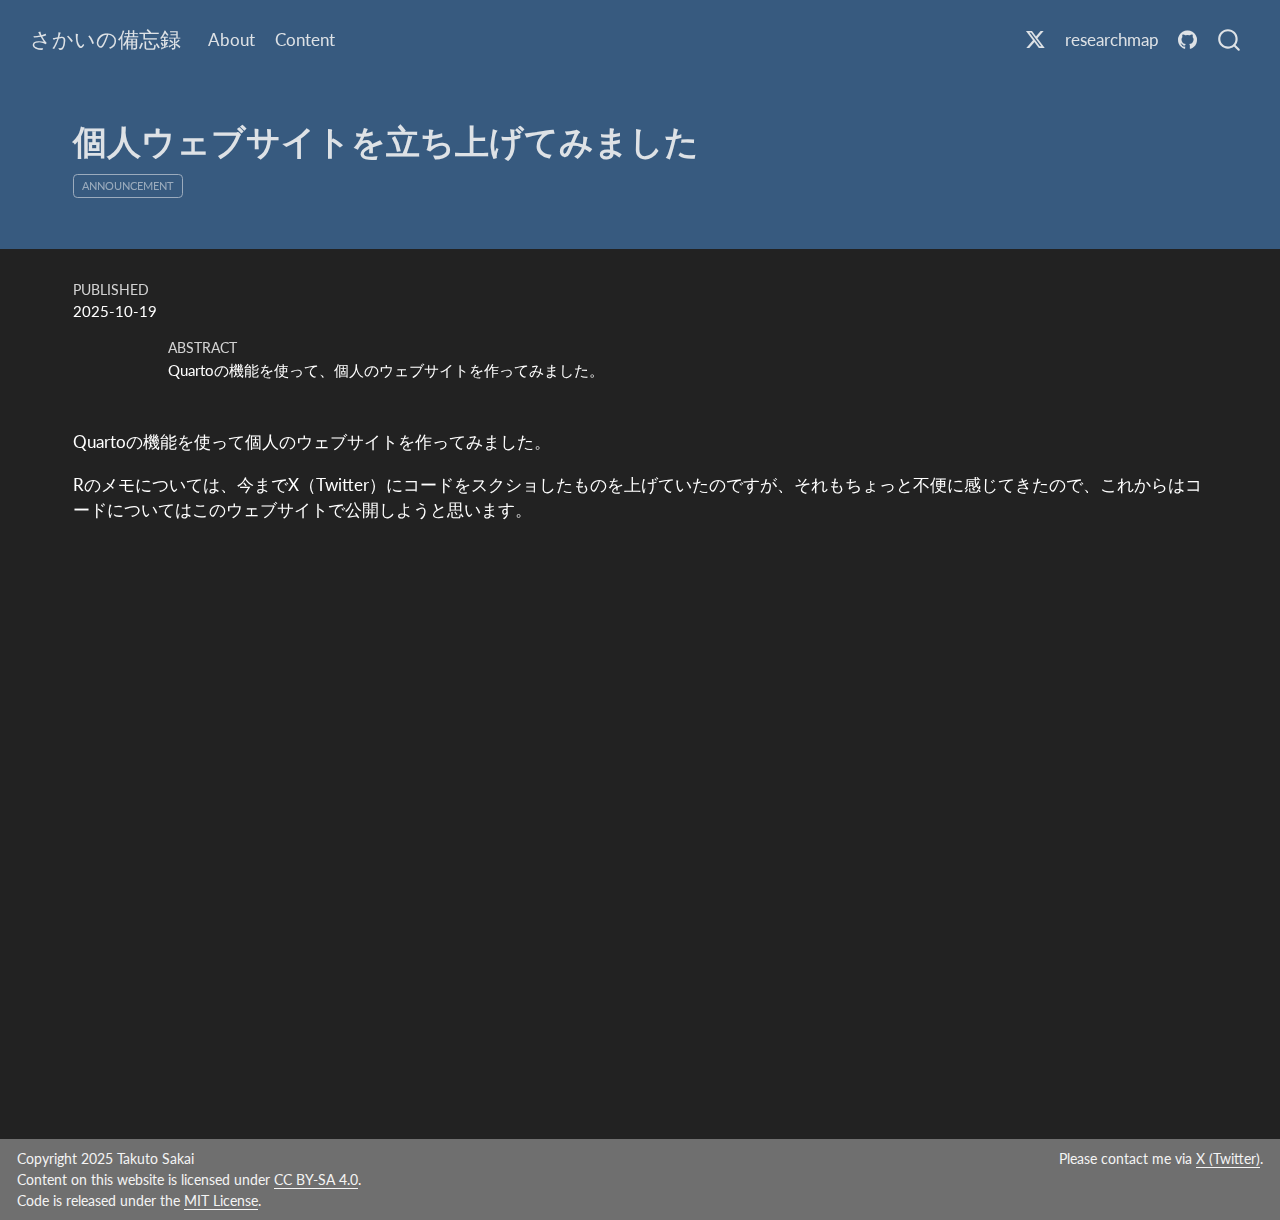
<file: website/posts/20251019_start_website/index.html>
<!DOCTYPE html>
<html xmlns="http://www.w3.org/1999/xhtml" lang="en" xml:lang="en"><head>

<meta charset="utf-8">
<meta name="generator" content="quarto-1.7.32">

<meta name="viewport" content="width=device-width, initial-scale=1.0, user-scalable=yes">

<meta name="dcterms.date" content="2025-10-19">

<title>個人ウェブサイトを立ち上げてみました – さかいの備忘録</title>
<style>
code{white-space: pre-wrap;}
span.smallcaps{font-variant: small-caps;}
div.columns{display: flex; gap: min(4vw, 1.5em);}
div.column{flex: auto; overflow-x: auto;}
div.hanging-indent{margin-left: 1.5em; text-indent: -1.5em;}
ul.task-list{list-style: none;}
ul.task-list li input[type="checkbox"] {
  width: 0.8em;
  margin: 0 0.8em 0.2em -1em; /* quarto-specific, see https://github.com/quarto-dev/quarto-cli/issues/4556 */ 
  vertical-align: middle;
}
</style>


<script src="../../site_libs/quarto-nav/quarto-nav.js"></script>
<script src="../../site_libs/quarto-nav/headroom.min.js"></script>
<script src="../../site_libs/clipboard/clipboard.min.js"></script>
<script src="../../site_libs/quarto-search/autocomplete.umd.js"></script>
<script src="../../site_libs/quarto-search/fuse.min.js"></script>
<script src="../../site_libs/quarto-search/quarto-search.js"></script>
<meta name="quarto:offset" content="../../">
<script src="../../site_libs/quarto-html/quarto.js" type="module"></script>
<script src="../../site_libs/quarto-html/tabsets/tabsets.js" type="module"></script>
<script src="../../site_libs/quarto-html/popper.min.js"></script>
<script src="../../site_libs/quarto-html/tippy.umd.min.js"></script>
<script src="../../site_libs/quarto-html/anchor.min.js"></script>
<link href="../../site_libs/quarto-html/tippy.css" rel="stylesheet">
<link href="../../site_libs/quarto-html/quarto-syntax-highlighting-dark-1c1298d4aec20b932e1c4c12e9ecd263.css" rel="stylesheet" id="quarto-text-highlighting-styles">
<script src="../../site_libs/bootstrap/bootstrap.min.js"></script>
<link href="../../site_libs/bootstrap/bootstrap-icons.css" rel="stylesheet">
<link href="../../site_libs/bootstrap/bootstrap-0bd6bd4cbde67017807ea45c3bc8f802.min.css" rel="stylesheet" append-hash="true" id="quarto-bootstrap" data-mode="dark">
<script id="quarto-search-options" type="application/json">{
  "location": "navbar",
  "copy-button": false,
  "collapse-after": 3,
  "panel-placement": "end",
  "type": "overlay",
  "limit": 50,
  "keyboard-shortcut": [
    "f",
    "/",
    "s"
  ],
  "show-item-context": false,
  "language": {
    "search-no-results-text": "No results",
    "search-matching-documents-text": "matching documents",
    "search-copy-link-title": "Copy link to search",
    "search-hide-matches-text": "Hide additional matches",
    "search-more-match-text": "more match in this document",
    "search-more-matches-text": "more matches in this document",
    "search-clear-button-title": "Clear",
    "search-text-placeholder": "",
    "search-detached-cancel-button-title": "Cancel",
    "search-submit-button-title": "Submit",
    "search-label": "Search"
  }
}</script>


<link rel="stylesheet" href="../../styles.css">
</head>

<body class="nav-fixed quarto-light">

<div id="quarto-search-results"></div>
  <header id="quarto-header" class="headroom fixed-top quarto-banner">
    <nav class="navbar navbar-expand-lg " data-bs-theme="dark">
      <div class="navbar-container container-fluid">
      <div class="navbar-brand-container mx-auto">
    <a class="navbar-brand" href="../../index.html">
    <span class="navbar-title">さかいの備忘録</span>
    </a>
  </div>
            <div id="quarto-search" class="" title="Search"></div>
          <button class="navbar-toggler" type="button" data-bs-toggle="collapse" data-bs-target="#navbarCollapse" aria-controls="navbarCollapse" role="menu" aria-expanded="false" aria-label="Toggle navigation" onclick="if (window.quartoToggleHeadroom) { window.quartoToggleHeadroom(); }">
  <span class="navbar-toggler-icon"></span>
</button>
          <div class="collapse navbar-collapse" id="navbarCollapse">
            <ul class="navbar-nav navbar-nav-scroll me-auto">
  <li class="nav-item">
    <a class="nav-link" href="../../about.html"> 
<span class="menu-text">About</span></a>
  </li>  
  <li class="nav-item">
    <a class="nav-link" href="../../content.html"> 
<span class="menu-text">Content</span></a>
  </li>  
</ul>
            <ul class="navbar-nav navbar-nav-scroll ms-auto">
  <li class="nav-item compact">
    <a class="nav-link" href="https://x.com/tsakai_psych" target="_blank"> <i class="bi bi-twitter-x" role="img">
</i> 
<span class="menu-text"></span></a>
  </li>  
  <li class="nav-item">
    <a class="nav-link" href="https://researchmap.jp/takutosakai" target="_blank"> 
<span class="menu-text">researchmap</span></a>
  </li>  
  <li class="nav-item compact">
    <a class="nav-link" href="https://github.com/tsakai-psych" target="_blank"> <i class="bi bi-github" role="img">
</i> 
<span class="menu-text"></span></a>
  </li>  
</ul>
          </div> <!-- /navcollapse -->
            <div class="quarto-navbar-tools">
</div>
      </div> <!-- /container-fluid -->
    </nav>
</header>
<!-- content -->
<header id="title-block-header" class="quarto-title-block default page-columns page-full">
  <div class="quarto-title-banner page-columns page-full">
    <div class="quarto-title column-page">
      <h1 class="title">個人ウェブサイトを立ち上げてみました</h1>
                                <div class="quarto-categories">
                <div class="quarto-category">announcement</div>
              </div>
                  </div>
  </div>
    
  
  <div class="quarto-title-meta column-page">

      
      <div>
      <div class="quarto-title-meta-heading">Published</div>
      <div class="quarto-title-meta-contents">
        <p class="date">2025-10-19</p>
      </div>
    </div>
    
      
    </div>
    
  <div>
    <div class="abstract">
      <div class="block-title">Abstract</div>
      <p>Quartoの機能を使って、個人のウェブサイトを作ってみました。</p>
    </div>
  </div>
  
  </header><div id="quarto-content" class="quarto-container page-columns page-rows-contents page-layout-full page-navbar">
<!-- sidebar -->
<!-- margin-sidebar -->
    <div id="quarto-margin-sidebar" class="sidebar margin-sidebar zindex-bottom">
        
    </div>
<!-- main -->
<main class="content quarto-banner-title-block column-page" id="quarto-document-content">





<p>Quartoの機能を使って個人のウェブサイトを作ってみました。</p>
<p>Rのメモについては、今までX（Twitter）にコードをスクショしたものを上げていたのですが、それもちょっと不便に感じてきたので、これからはコードについてはこのウェブサイトで公開しようと思います。</p>



</main> <!-- /main -->
<script id="quarto-html-after-body" type="application/javascript">
  window.document.addEventListener("DOMContentLoaded", function (event) {
    const icon = "";
    const anchorJS = new window.AnchorJS();
    anchorJS.options = {
      placement: 'right',
      icon: icon
    };
    anchorJS.add('.anchored');
    const isCodeAnnotation = (el) => {
      for (const clz of el.classList) {
        if (clz.startsWith('code-annotation-')) {                     
          return true;
        }
      }
      return false;
    }
    const onCopySuccess = function(e) {
      // button target
      const button = e.trigger;
      // don't keep focus
      button.blur();
      // flash "checked"
      button.classList.add('code-copy-button-checked');
      var currentTitle = button.getAttribute("title");
      button.setAttribute("title", "Copied!");
      let tooltip;
      if (window.bootstrap) {
        button.setAttribute("data-bs-toggle", "tooltip");
        button.setAttribute("data-bs-placement", "left");
        button.setAttribute("data-bs-title", "Copied!");
        tooltip = new bootstrap.Tooltip(button, 
          { trigger: "manual", 
            customClass: "code-copy-button-tooltip",
            offset: [0, -8]});
        tooltip.show();    
      }
      setTimeout(function() {
        if (tooltip) {
          tooltip.hide();
          button.removeAttribute("data-bs-title");
          button.removeAttribute("data-bs-toggle");
          button.removeAttribute("data-bs-placement");
        }
        button.setAttribute("title", currentTitle);
        button.classList.remove('code-copy-button-checked');
      }, 1000);
      // clear code selection
      e.clearSelection();
    }
    const getTextToCopy = function(trigger) {
        const codeEl = trigger.previousElementSibling.cloneNode(true);
        for (const childEl of codeEl.children) {
          if (isCodeAnnotation(childEl)) {
            childEl.remove();
          }
        }
        return codeEl.innerText;
    }
    const clipboard = new window.ClipboardJS('.code-copy-button:not([data-in-quarto-modal])', {
      text: getTextToCopy
    });
    clipboard.on('success', onCopySuccess);
    if (window.document.getElementById('quarto-embedded-source-code-modal')) {
      const clipboardModal = new window.ClipboardJS('.code-copy-button[data-in-quarto-modal]', {
        text: getTextToCopy,
        container: window.document.getElementById('quarto-embedded-source-code-modal')
      });
      clipboardModal.on('success', onCopySuccess);
    }
      var localhostRegex = new RegExp(/^(?:http|https):\/\/localhost\:?[0-9]*\//);
      var mailtoRegex = new RegExp(/^mailto:/);
        var filterRegex = new RegExp('/' + window.location.host + '/');
      var isInternal = (href) => {
          return filterRegex.test(href) || localhostRegex.test(href) || mailtoRegex.test(href);
      }
      // Inspect non-navigation links and adorn them if external
     var links = window.document.querySelectorAll('a[href]:not(.nav-link):not(.navbar-brand):not(.toc-action):not(.sidebar-link):not(.sidebar-item-toggle):not(.pagination-link):not(.no-external):not([aria-hidden]):not(.dropdown-item):not(.quarto-navigation-tool):not(.about-link)');
      for (var i=0; i<links.length; i++) {
        const link = links[i];
        if (!isInternal(link.href)) {
          // undo the damage that might have been done by quarto-nav.js in the case of
          // links that we want to consider external
          if (link.dataset.originalHref !== undefined) {
            link.href = link.dataset.originalHref;
          }
            // target, if specified
            link.setAttribute("target", "_blank");
            if (link.getAttribute("rel") === null) {
              link.setAttribute("rel", "noopener");
            }
        }
      }
    function tippyHover(el, contentFn, onTriggerFn, onUntriggerFn) {
      const config = {
        allowHTML: true,
        maxWidth: 500,
        delay: 100,
        arrow: false,
        appendTo: function(el) {
            return el.parentElement;
        },
        interactive: true,
        interactiveBorder: 10,
        theme: 'quarto',
        placement: 'bottom-start',
      };
      if (contentFn) {
        config.content = contentFn;
      }
      if (onTriggerFn) {
        config.onTrigger = onTriggerFn;
      }
      if (onUntriggerFn) {
        config.onUntrigger = onUntriggerFn;
      }
      window.tippy(el, config); 
    }
    const noterefs = window.document.querySelectorAll('a[role="doc-noteref"]');
    for (var i=0; i<noterefs.length; i++) {
      const ref = noterefs[i];
      tippyHover(ref, function() {
        // use id or data attribute instead here
        let href = ref.getAttribute('data-footnote-href') || ref.getAttribute('href');
        try { href = new URL(href).hash; } catch {}
        const id = href.replace(/^#\/?/, "");
        const note = window.document.getElementById(id);
        if (note) {
          return note.innerHTML;
        } else {
          return "";
        }
      });
    }
    const xrefs = window.document.querySelectorAll('a.quarto-xref');
    const processXRef = (id, note) => {
      // Strip column container classes
      const stripColumnClz = (el) => {
        el.classList.remove("page-full", "page-columns");
        if (el.children) {
          for (const child of el.children) {
            stripColumnClz(child);
          }
        }
      }
      stripColumnClz(note)
      if (id === null || id.startsWith('sec-')) {
        // Special case sections, only their first couple elements
        const container = document.createElement("div");
        if (note.children && note.children.length > 2) {
          container.appendChild(note.children[0].cloneNode(true));
          for (let i = 1; i < note.children.length; i++) {
            const child = note.children[i];
            if (child.tagName === "P" && child.innerText === "") {
              continue;
            } else {
              container.appendChild(child.cloneNode(true));
              break;
            }
          }
          if (window.Quarto?.typesetMath) {
            window.Quarto.typesetMath(container);
          }
          return container.innerHTML
        } else {
          if (window.Quarto?.typesetMath) {
            window.Quarto.typesetMath(note);
          }
          return note.innerHTML;
        }
      } else {
        // Remove any anchor links if they are present
        const anchorLink = note.querySelector('a.anchorjs-link');
        if (anchorLink) {
          anchorLink.remove();
        }
        if (window.Quarto?.typesetMath) {
          window.Quarto.typesetMath(note);
        }
        if (note.classList.contains("callout")) {
          return note.outerHTML;
        } else {
          return note.innerHTML;
        }
      }
    }
    for (var i=0; i<xrefs.length; i++) {
      const xref = xrefs[i];
      tippyHover(xref, undefined, function(instance) {
        instance.disable();
        let url = xref.getAttribute('href');
        let hash = undefined; 
        if (url.startsWith('#')) {
          hash = url;
        } else {
          try { hash = new URL(url).hash; } catch {}
        }
        if (hash) {
          const id = hash.replace(/^#\/?/, "");
          const note = window.document.getElementById(id);
          if (note !== null) {
            try {
              const html = processXRef(id, note.cloneNode(true));
              instance.setContent(html);
            } finally {
              instance.enable();
              instance.show();
            }
          } else {
            // See if we can fetch this
            fetch(url.split('#')[0])
            .then(res => res.text())
            .then(html => {
              const parser = new DOMParser();
              const htmlDoc = parser.parseFromString(html, "text/html");
              const note = htmlDoc.getElementById(id);
              if (note !== null) {
                const html = processXRef(id, note);
                instance.setContent(html);
              } 
            }).finally(() => {
              instance.enable();
              instance.show();
            });
          }
        } else {
          // See if we can fetch a full url (with no hash to target)
          // This is a special case and we should probably do some content thinning / targeting
          fetch(url)
          .then(res => res.text())
          .then(html => {
            const parser = new DOMParser();
            const htmlDoc = parser.parseFromString(html, "text/html");
            const note = htmlDoc.querySelector('main.content');
            if (note !== null) {
              // This should only happen for chapter cross references
              // (since there is no id in the URL)
              // remove the first header
              if (note.children.length > 0 && note.children[0].tagName === "HEADER") {
                note.children[0].remove();
              }
              const html = processXRef(null, note);
              instance.setContent(html);
            } 
          }).finally(() => {
            instance.enable();
            instance.show();
          });
        }
      }, function(instance) {
      });
    }
        let selectedAnnoteEl;
        const selectorForAnnotation = ( cell, annotation) => {
          let cellAttr = 'data-code-cell="' + cell + '"';
          let lineAttr = 'data-code-annotation="' +  annotation + '"';
          const selector = 'span[' + cellAttr + '][' + lineAttr + ']';
          return selector;
        }
        const selectCodeLines = (annoteEl) => {
          const doc = window.document;
          const targetCell = annoteEl.getAttribute("data-target-cell");
          const targetAnnotation = annoteEl.getAttribute("data-target-annotation");
          const annoteSpan = window.document.querySelector(selectorForAnnotation(targetCell, targetAnnotation));
          const lines = annoteSpan.getAttribute("data-code-lines").split(",");
          const lineIds = lines.map((line) => {
            return targetCell + "-" + line;
          })
          let top = null;
          let height = null;
          let parent = null;
          if (lineIds.length > 0) {
              //compute the position of the single el (top and bottom and make a div)
              const el = window.document.getElementById(lineIds[0]);
              top = el.offsetTop;
              height = el.offsetHeight;
              parent = el.parentElement.parentElement;
            if (lineIds.length > 1) {
              const lastEl = window.document.getElementById(lineIds[lineIds.length - 1]);
              const bottom = lastEl.offsetTop + lastEl.offsetHeight;
              height = bottom - top;
            }
            if (top !== null && height !== null && parent !== null) {
              // cook up a div (if necessary) and position it 
              let div = window.document.getElementById("code-annotation-line-highlight");
              if (div === null) {
                div = window.document.createElement("div");
                div.setAttribute("id", "code-annotation-line-highlight");
                div.style.position = 'absolute';
                parent.appendChild(div);
              }
              div.style.top = top - 2 + "px";
              div.style.height = height + 4 + "px";
              div.style.left = 0;
              let gutterDiv = window.document.getElementById("code-annotation-line-highlight-gutter");
              if (gutterDiv === null) {
                gutterDiv = window.document.createElement("div");
                gutterDiv.setAttribute("id", "code-annotation-line-highlight-gutter");
                gutterDiv.style.position = 'absolute';
                const codeCell = window.document.getElementById(targetCell);
                const gutter = codeCell.querySelector('.code-annotation-gutter');
                gutter.appendChild(gutterDiv);
              }
              gutterDiv.style.top = top - 2 + "px";
              gutterDiv.style.height = height + 4 + "px";
            }
            selectedAnnoteEl = annoteEl;
          }
        };
        const unselectCodeLines = () => {
          const elementsIds = ["code-annotation-line-highlight", "code-annotation-line-highlight-gutter"];
          elementsIds.forEach((elId) => {
            const div = window.document.getElementById(elId);
            if (div) {
              div.remove();
            }
          });
          selectedAnnoteEl = undefined;
        };
          // Handle positioning of the toggle
      window.addEventListener(
        "resize",
        throttle(() => {
          elRect = undefined;
          if (selectedAnnoteEl) {
            selectCodeLines(selectedAnnoteEl);
          }
        }, 10)
      );
      function throttle(fn, ms) {
      let throttle = false;
      let timer;
        return (...args) => {
          if(!throttle) { // first call gets through
              fn.apply(this, args);
              throttle = true;
          } else { // all the others get throttled
              if(timer) clearTimeout(timer); // cancel #2
              timer = setTimeout(() => {
                fn.apply(this, args);
                timer = throttle = false;
              }, ms);
          }
        };
      }
        // Attach click handler to the DT
        const annoteDls = window.document.querySelectorAll('dt[data-target-cell]');
        for (const annoteDlNode of annoteDls) {
          annoteDlNode.addEventListener('click', (event) => {
            const clickedEl = event.target;
            if (clickedEl !== selectedAnnoteEl) {
              unselectCodeLines();
              const activeEl = window.document.querySelector('dt[data-target-cell].code-annotation-active');
              if (activeEl) {
                activeEl.classList.remove('code-annotation-active');
              }
              selectCodeLines(clickedEl);
              clickedEl.classList.add('code-annotation-active');
            } else {
              // Unselect the line
              unselectCodeLines();
              clickedEl.classList.remove('code-annotation-active');
            }
          });
        }
    const findCites = (el) => {
      const parentEl = el.parentElement;
      if (parentEl) {
        const cites = parentEl.dataset.cites;
        if (cites) {
          return {
            el,
            cites: cites.split(' ')
          };
        } else {
          return findCites(el.parentElement)
        }
      } else {
        return undefined;
      }
    };
    var bibliorefs = window.document.querySelectorAll('a[role="doc-biblioref"]');
    for (var i=0; i<bibliorefs.length; i++) {
      const ref = bibliorefs[i];
      const citeInfo = findCites(ref);
      if (citeInfo) {
        tippyHover(citeInfo.el, function() {
          var popup = window.document.createElement('div');
          citeInfo.cites.forEach(function(cite) {
            var citeDiv = window.document.createElement('div');
            citeDiv.classList.add('hanging-indent');
            citeDiv.classList.add('csl-entry');
            var biblioDiv = window.document.getElementById('ref-' + cite);
            if (biblioDiv) {
              citeDiv.innerHTML = biblioDiv.innerHTML;
            }
            popup.appendChild(citeDiv);
          });
          return popup.innerHTML;
        });
      }
    }
  });
  </script>
</div> <!-- /content -->
<footer class="footer">
  <div class="nav-footer">
    <div class="nav-footer-left">
<p>Copyright 2025 Takuto Sakai<br> Content on this website is licensed under <a href="https://creativecommons.org/licenses/by-sa/4.0/deed.en">CC BY-SA 4.0</a>.<br> Code is released under the <a href="../../LICENSE.html">MIT License</a>.</p>
</div>   
    <div class="nav-footer-center">
      &nbsp;
    </div>
    <div class="nav-footer-right">
<p>Please contact me via <a href="https://x.com/tsakai_psych">X (Twitter)</a>.</p>
</div>
  </div>
</footer>




</body></html>
</file>
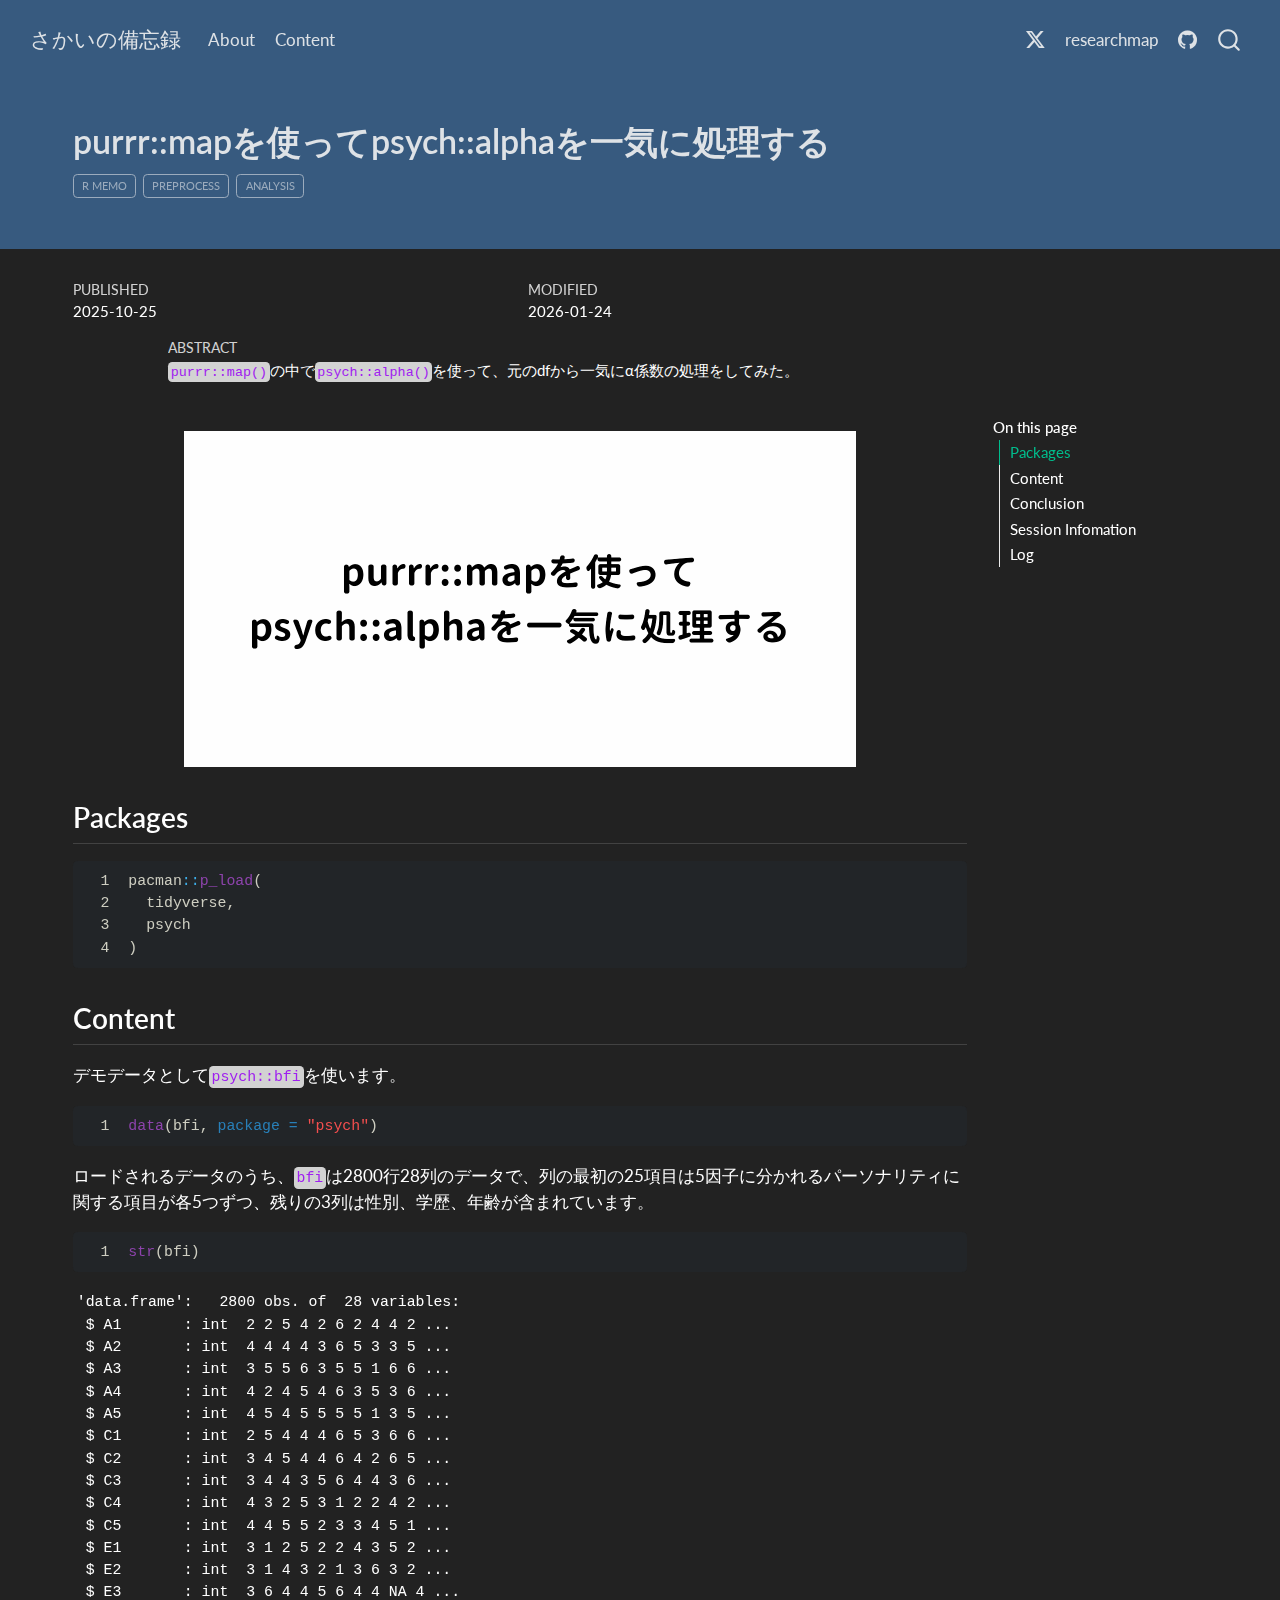
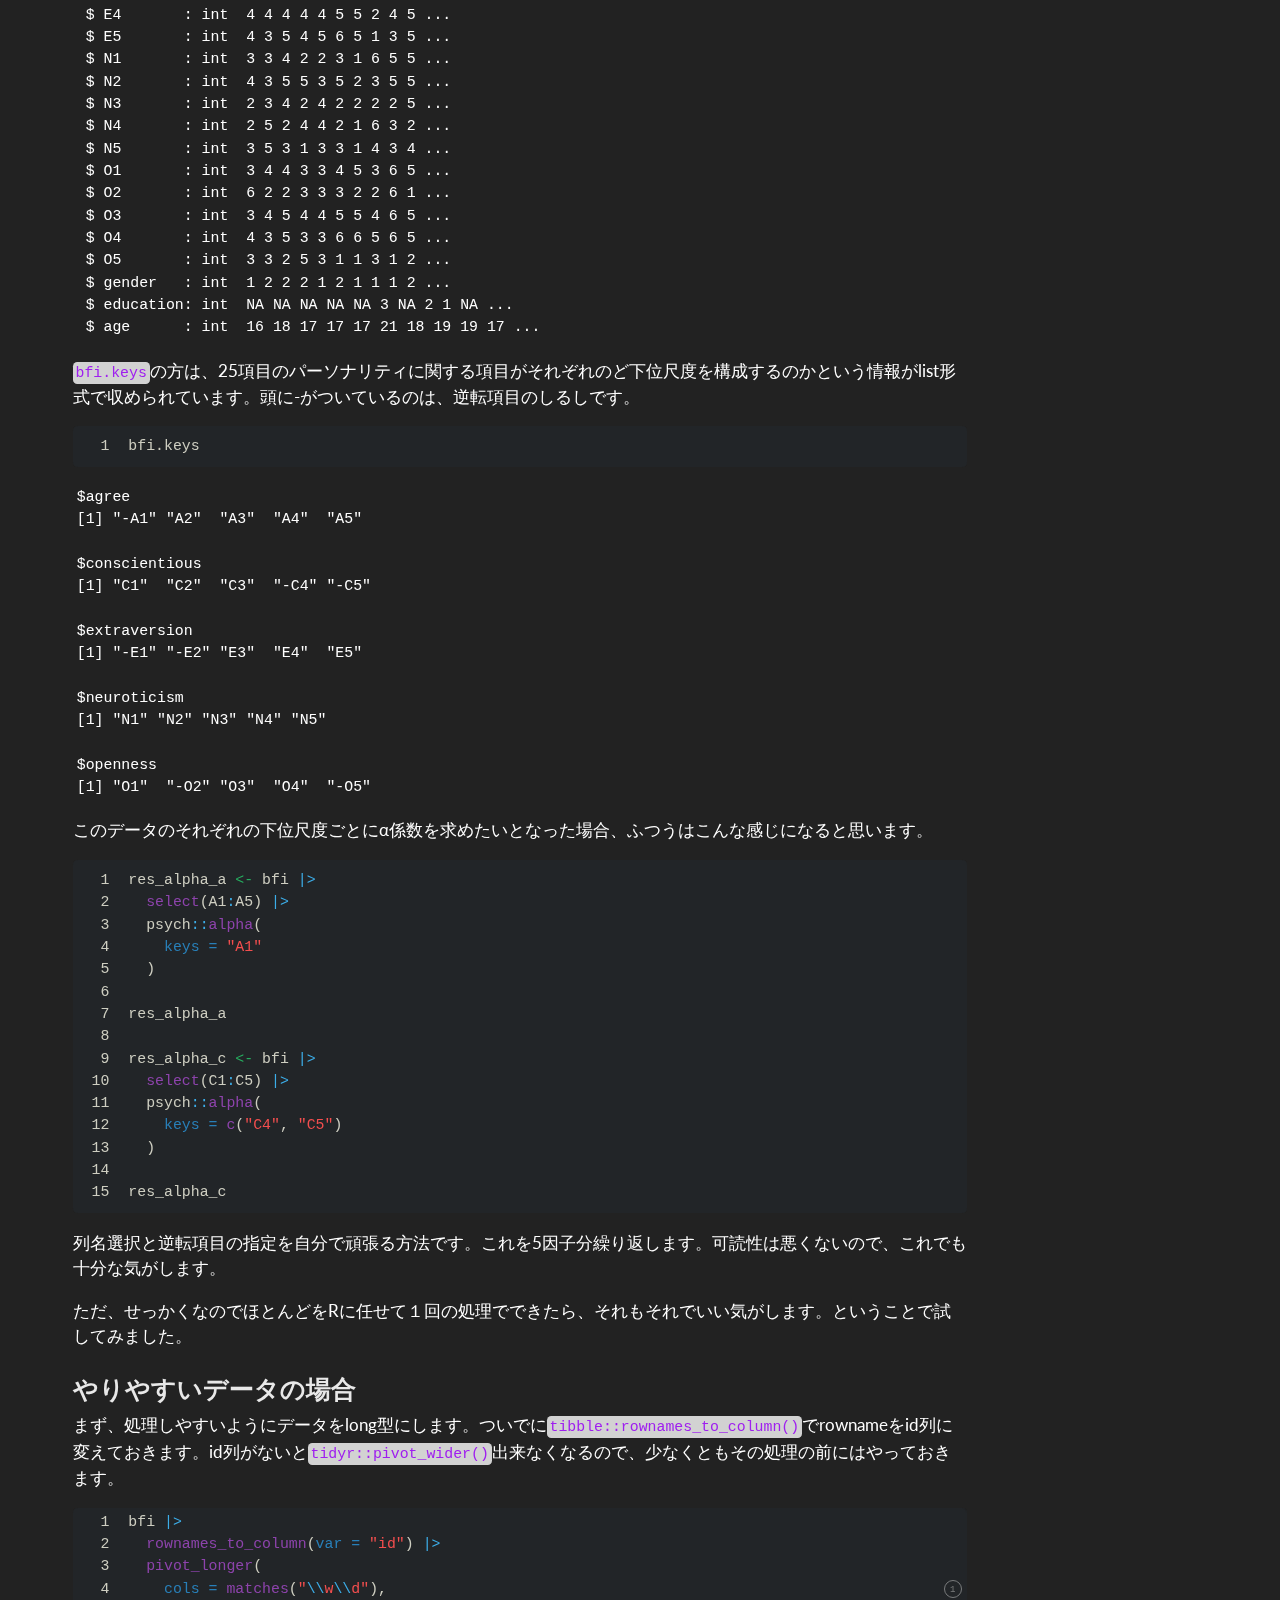
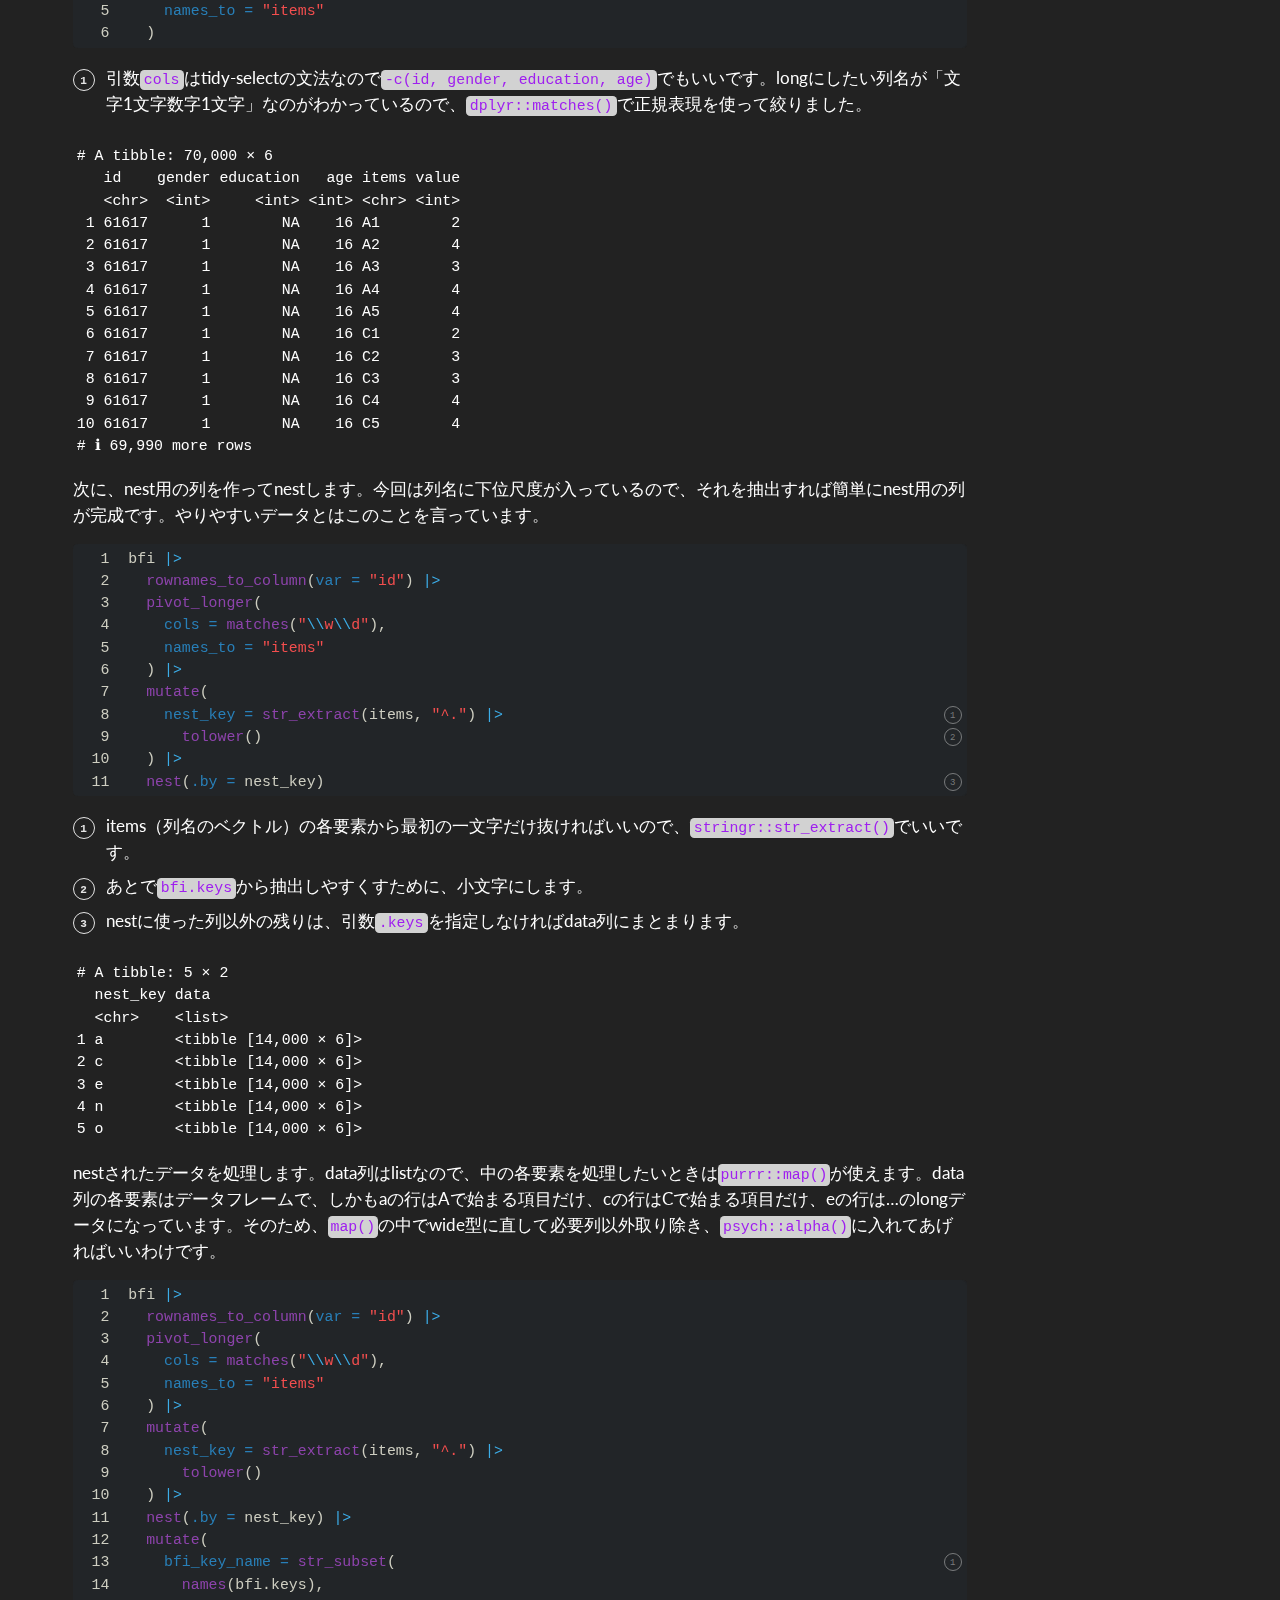
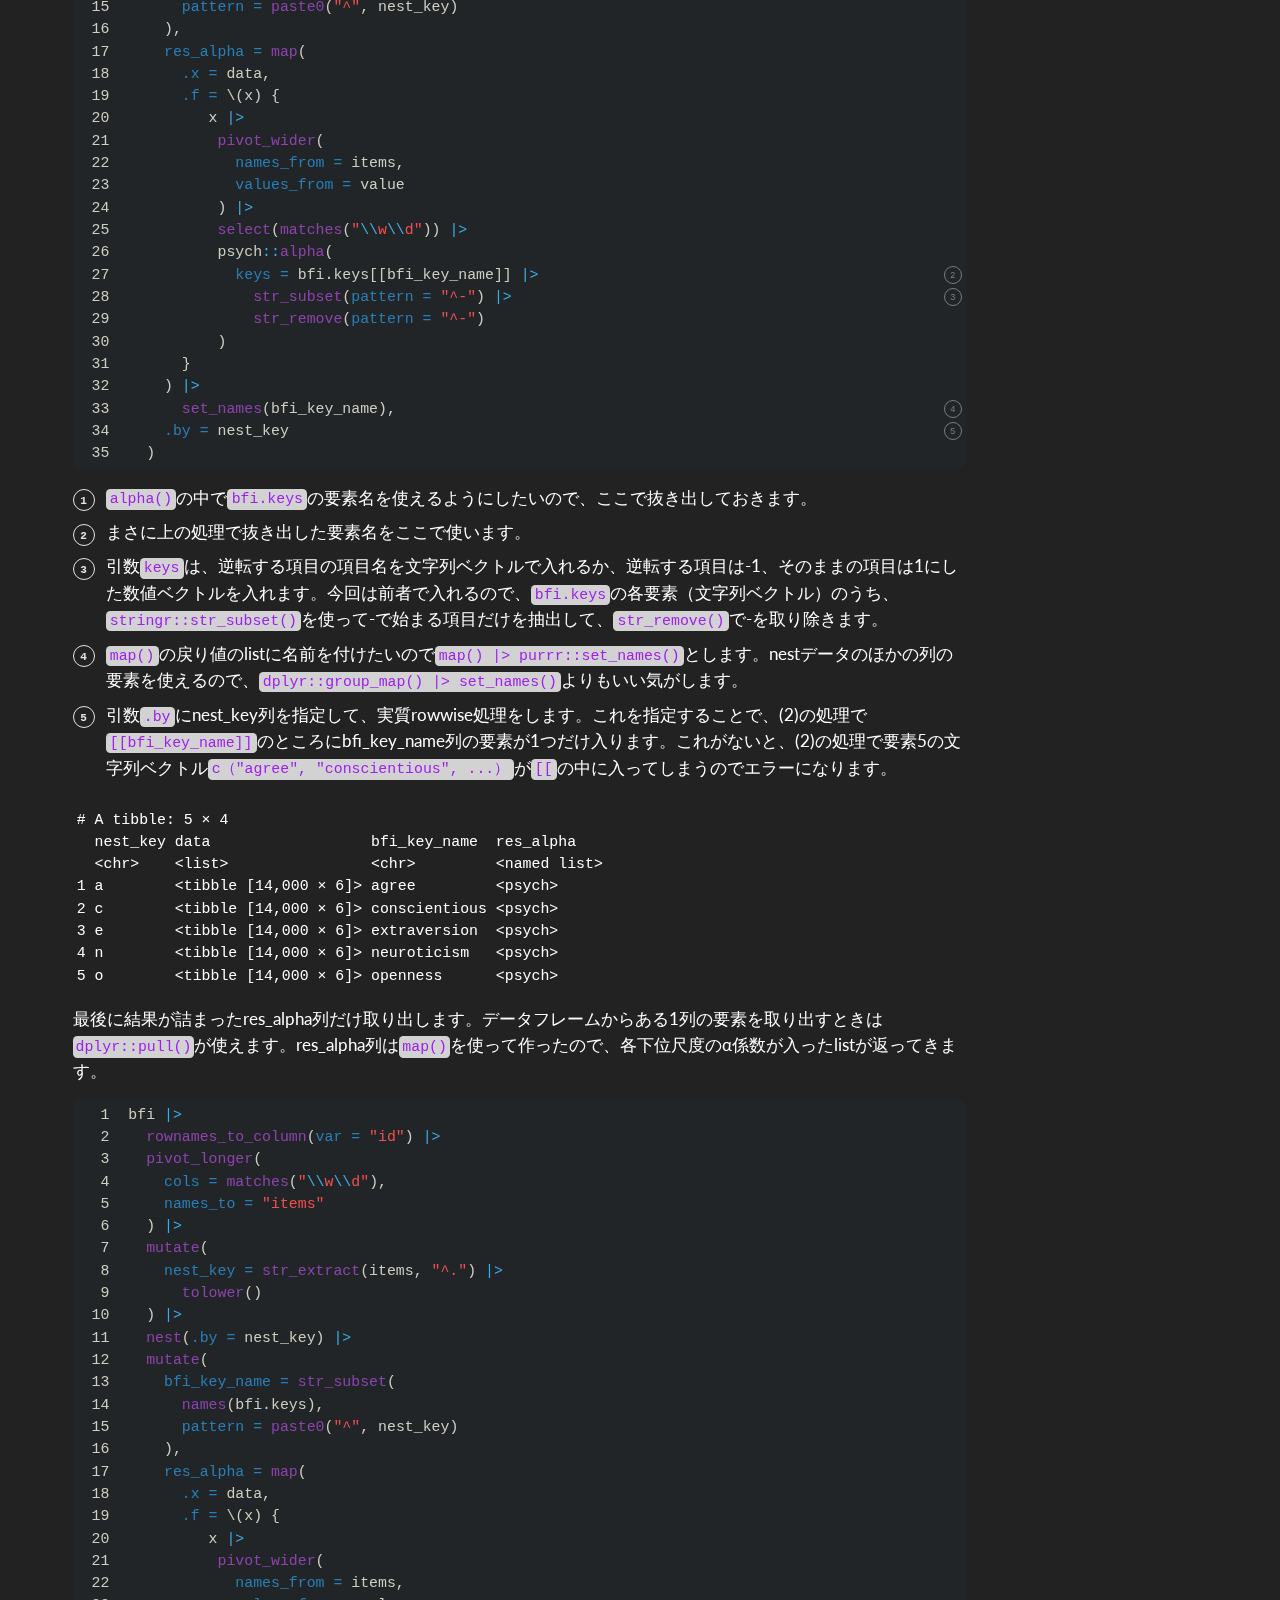
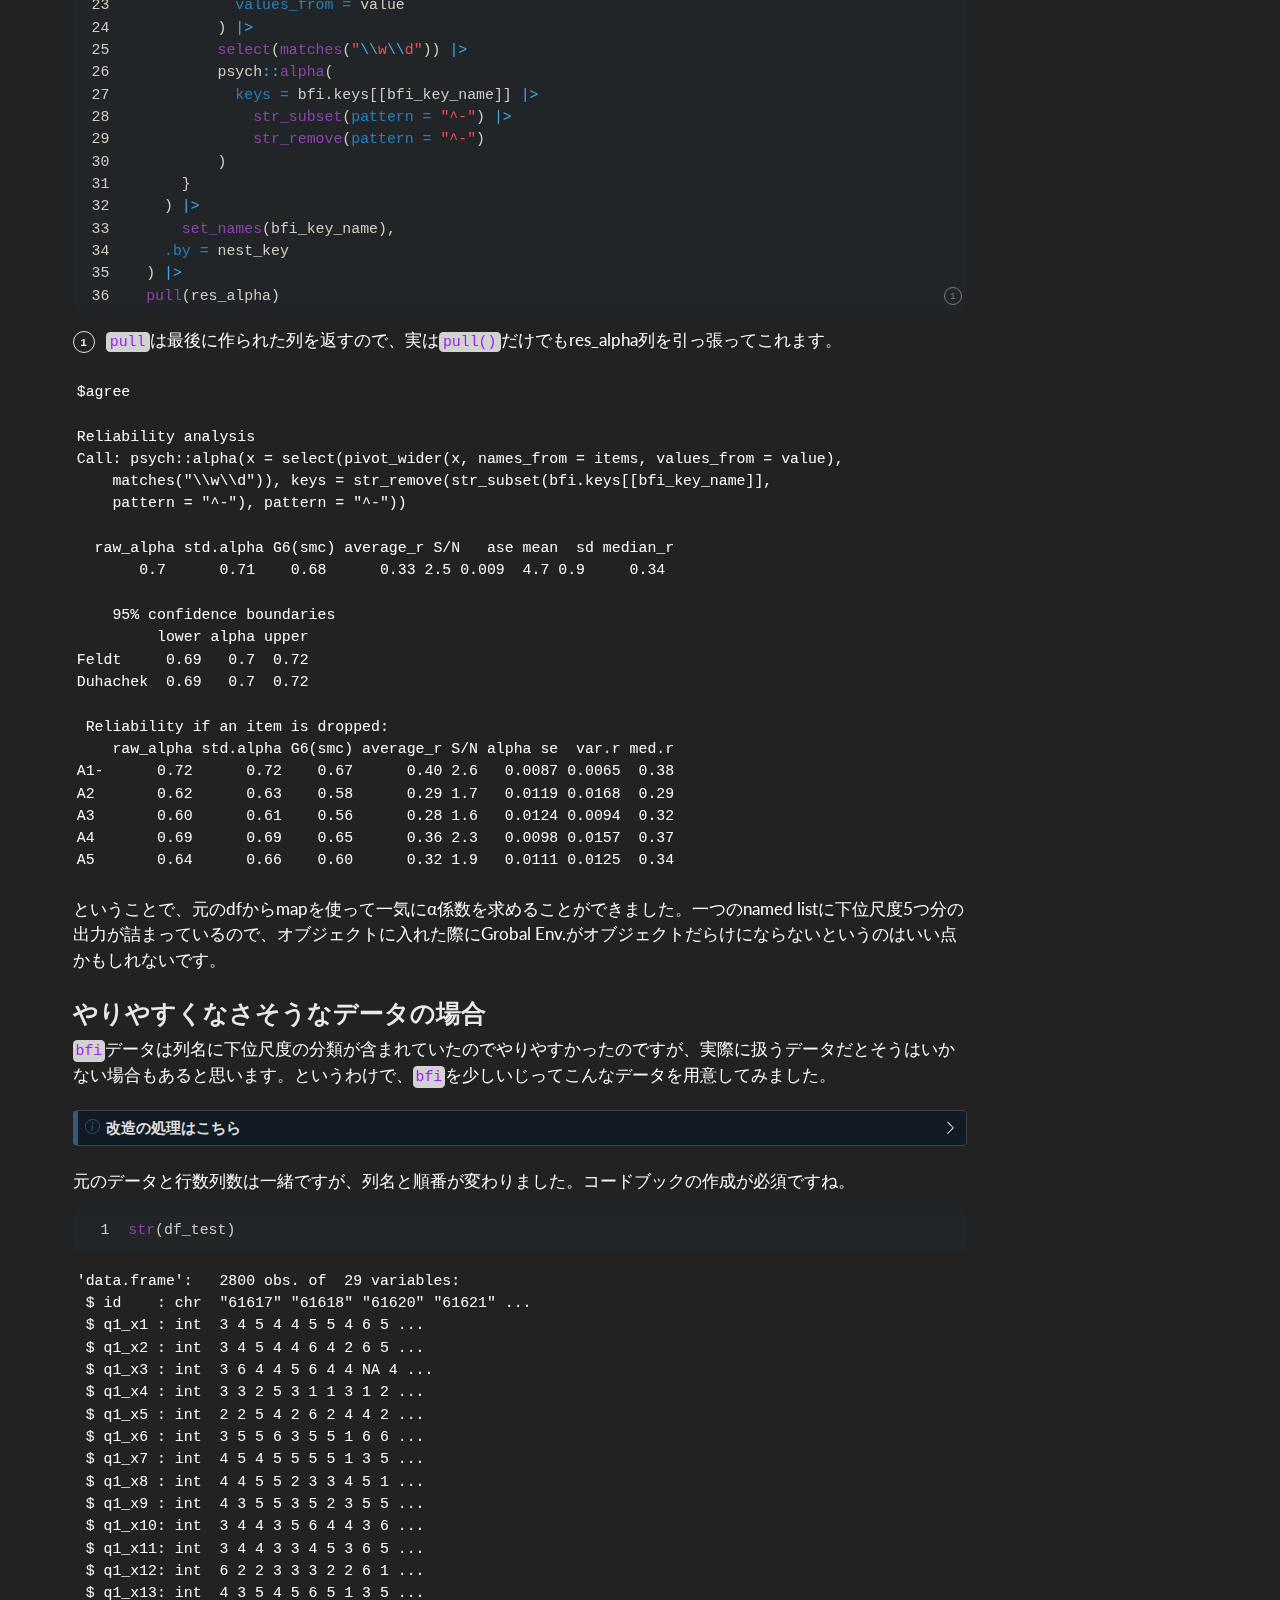
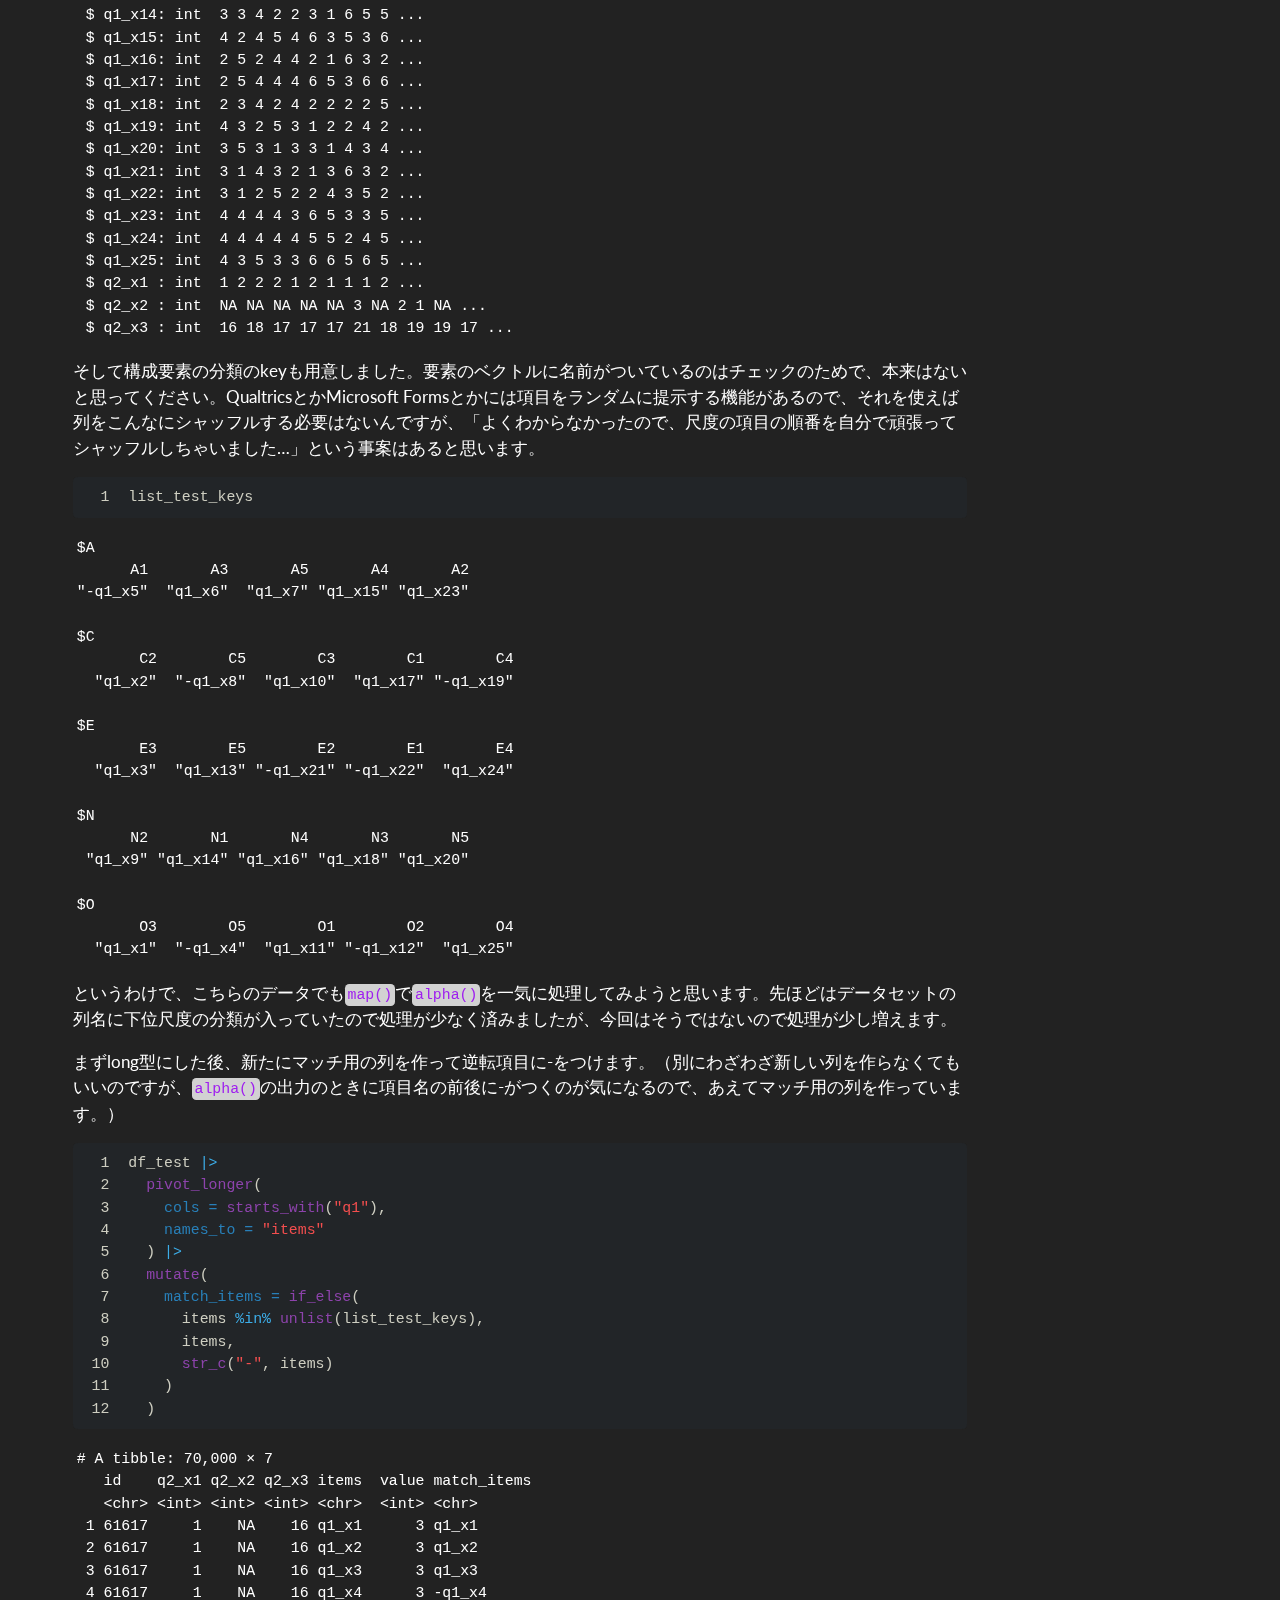
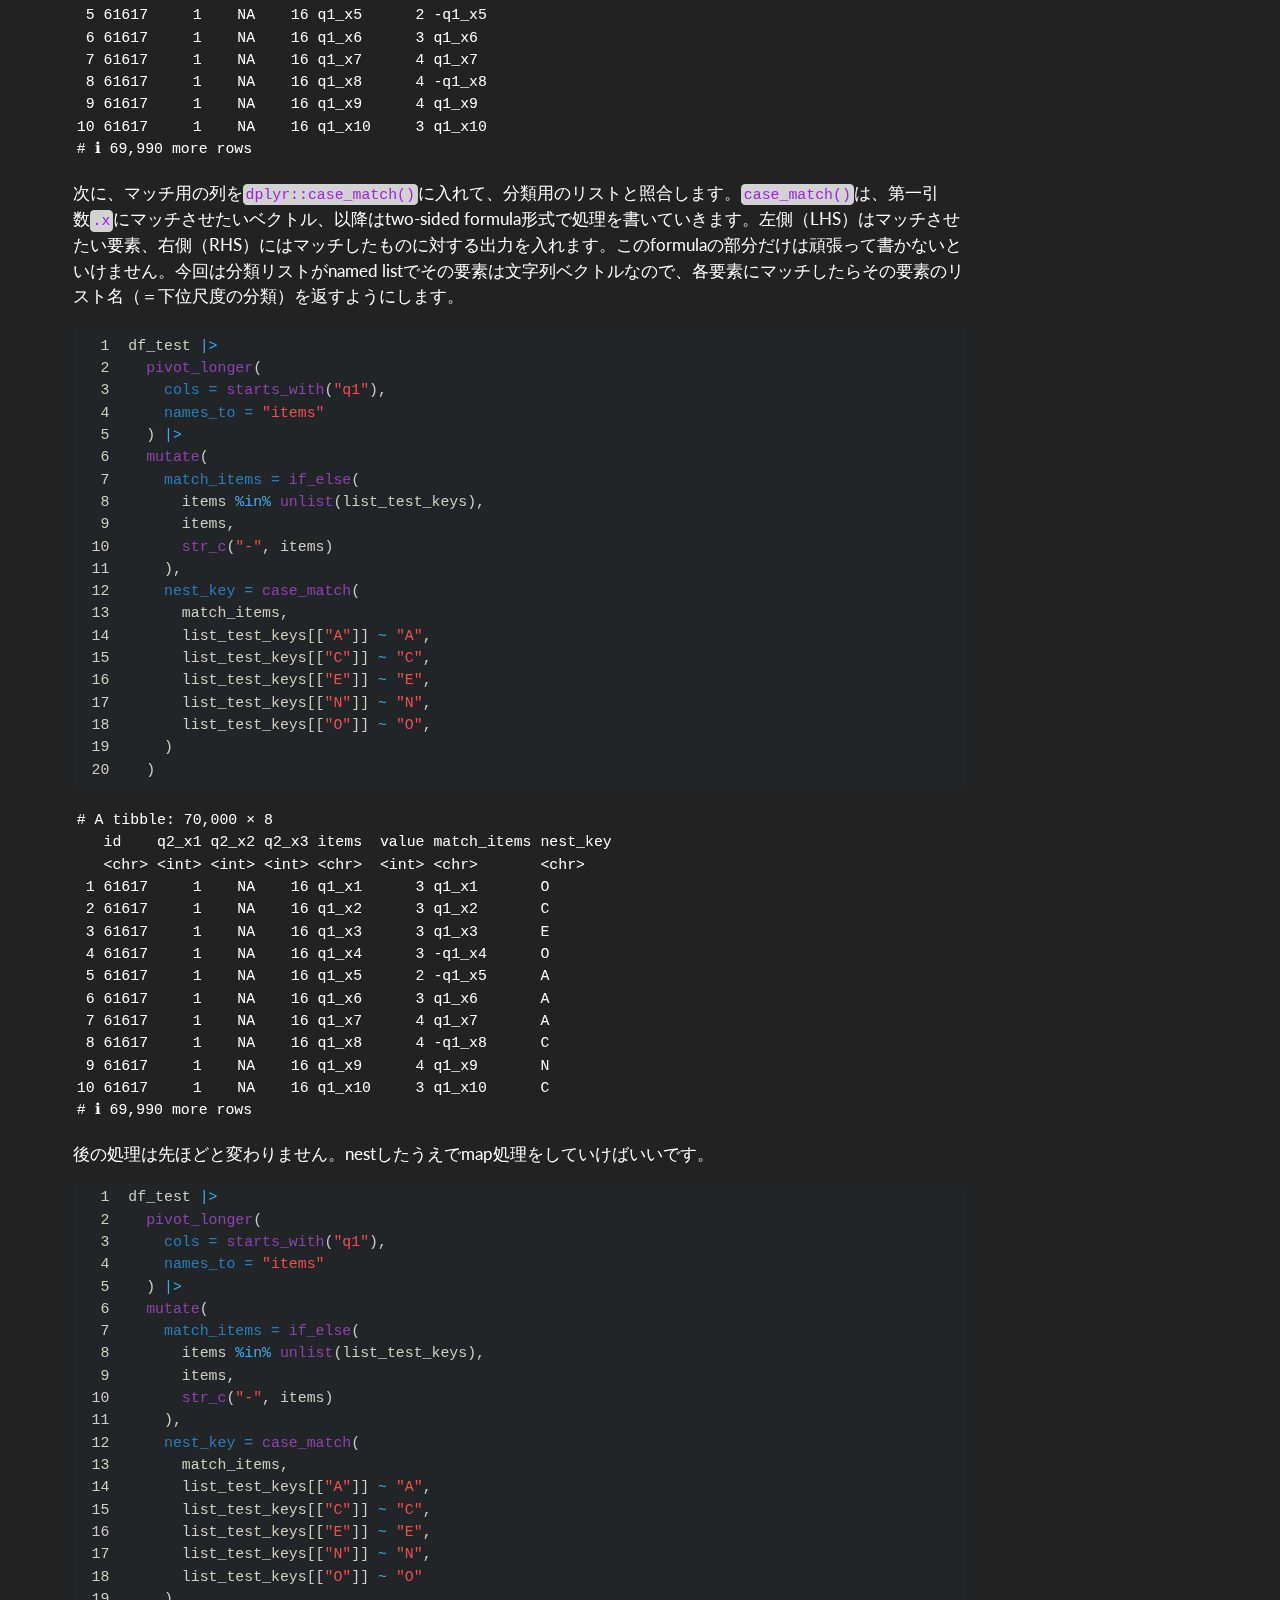
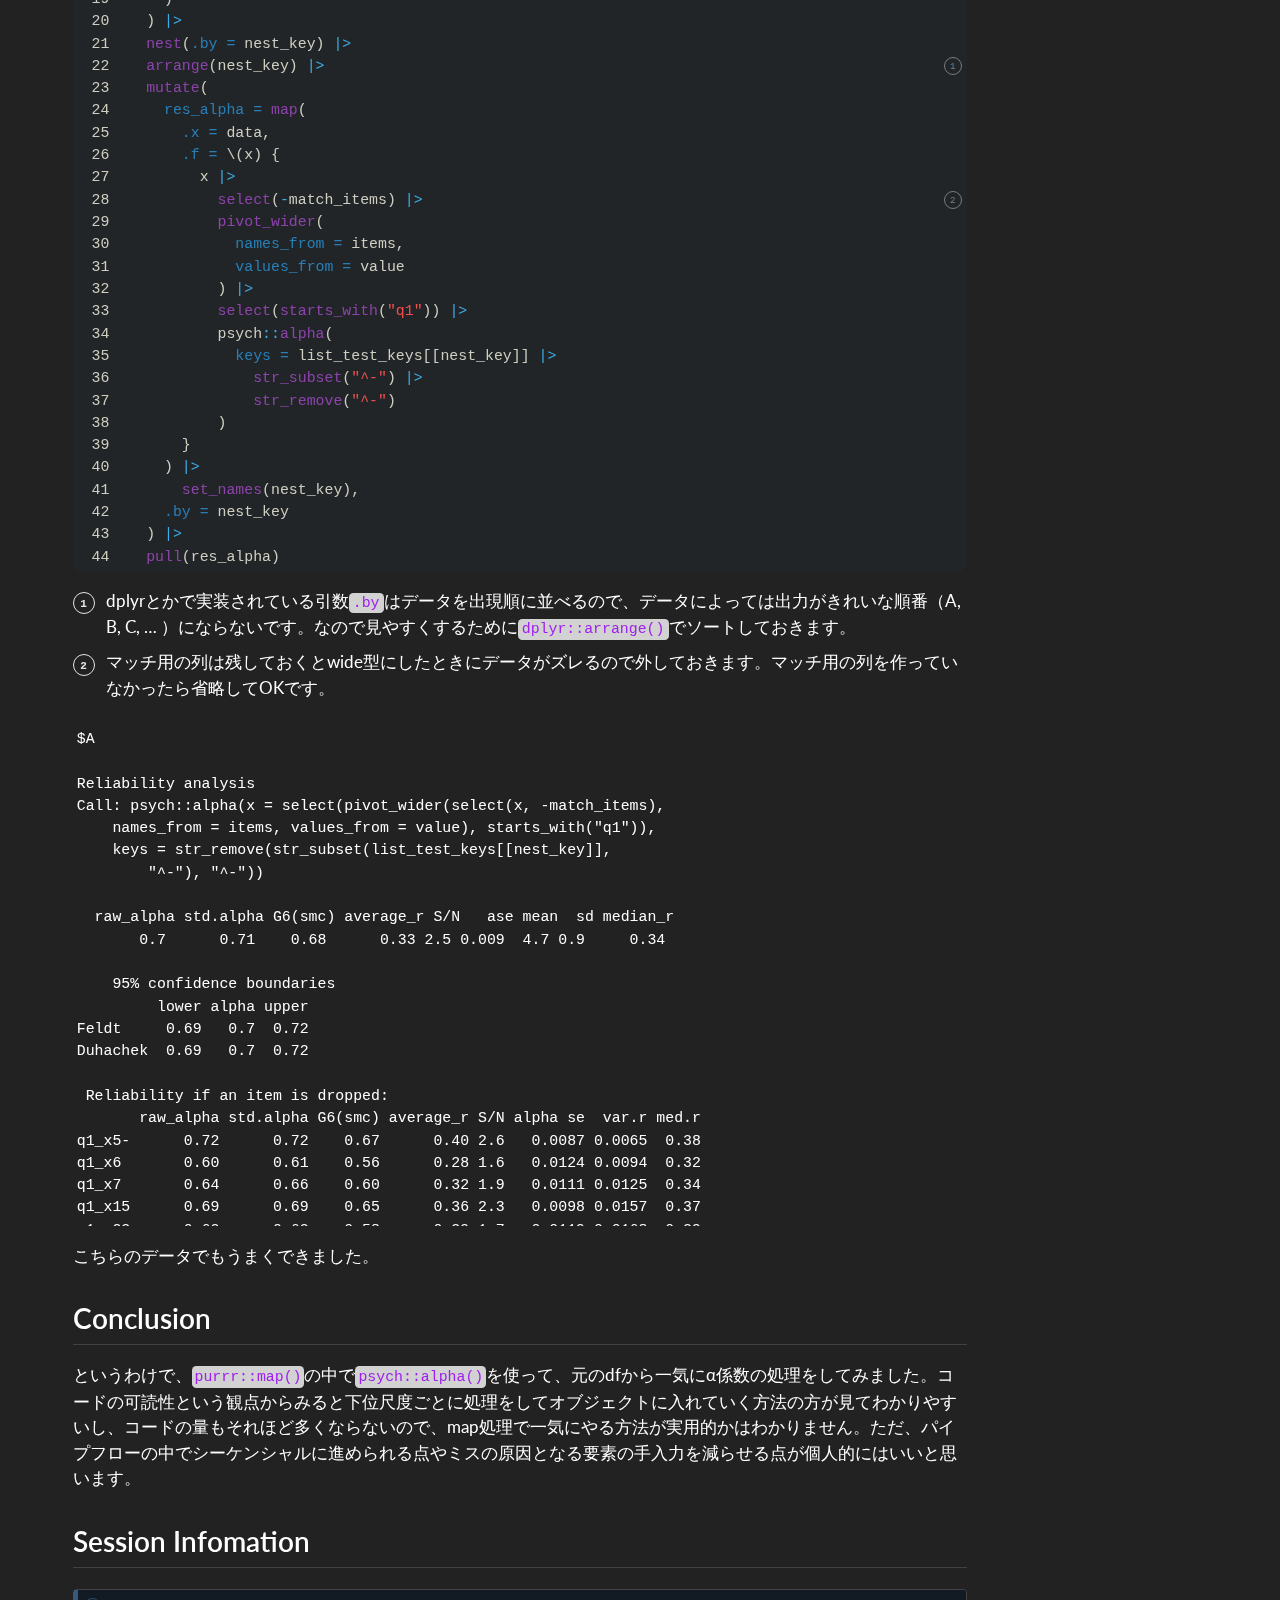
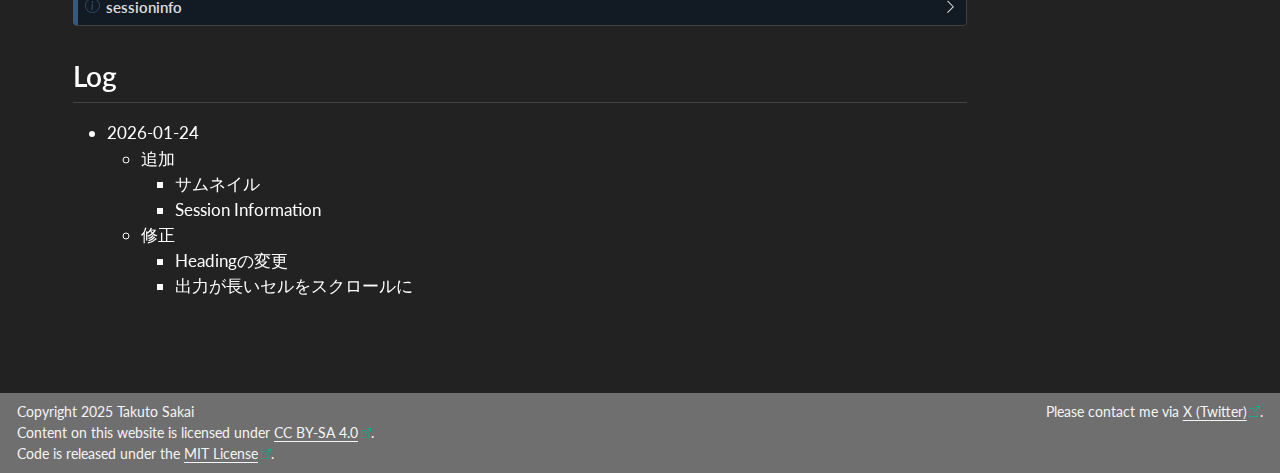
<file: website/posts/20251025_map_alpha/index.html>
<!DOCTYPE html>
<html xmlns="http://www.w3.org/1999/xhtml" lang="en" xml:lang="en"><head>

<meta charset="utf-8">
<meta name="generator" content="quarto-1.8.26">

<meta name="viewport" content="width=device-width, initial-scale=1.0, user-scalable=yes">

<meta name="dcterms.date" content="2025-10-25">

<title>purrr::mapを使ってpsych::alphaを一気に処理する – さかいの備忘録</title>
<style>
code{white-space: pre-wrap;}
span.smallcaps{font-variant: small-caps;}
div.columns{display: flex; gap: min(4vw, 1.5em);}
div.column{flex: auto; overflow-x: auto;}
div.hanging-indent{margin-left: 1.5em; text-indent: -1.5em;}
ul.task-list{list-style: none;}
ul.task-list li input[type="checkbox"] {
  width: 0.8em;
  margin: 0 0.8em 0.2em -1em; /* quarto-specific, see https://github.com/quarto-dev/quarto-cli/issues/4556 */ 
  vertical-align: middle;
}
/* CSS for syntax highlighting */
html { -webkit-text-size-adjust: 100%; }
pre > code.sourceCode { white-space: pre; position: relative; }
pre > code.sourceCode > span { display: inline-block; line-height: 1.25; }
pre > code.sourceCode > span:empty { height: 1.2em; }
.sourceCode { overflow: visible; }
code.sourceCode > span { color: inherit; text-decoration: inherit; }
div.sourceCode { margin: 1em 0; }
pre.sourceCode { margin: 0; }
@media screen {
div.sourceCode { overflow: auto; }
}
@media print {
pre > code.sourceCode { white-space: pre-wrap; }
pre > code.sourceCode > span { text-indent: -5em; padding-left: 5em; }
}
pre.numberSource code
  { counter-reset: source-line 0; }
pre.numberSource code > span
  { position: relative; left: -4em; counter-increment: source-line; }
pre.numberSource code > span > a:first-child::before
  { content: counter(source-line);
    position: relative; left: -1em; text-align: right; vertical-align: baseline;
    border: none; display: inline-block;
    -webkit-touch-callout: none; -webkit-user-select: none;
    -khtml-user-select: none; -moz-user-select: none;
    -ms-user-select: none; user-select: none;
    padding: 0 4px; width: 4em;
  }
pre.numberSource { margin-left: 3em;  padding-left: 4px; }
div.sourceCode
  {   }
@media screen {
pre > code.sourceCode > span > a:first-child::before { text-decoration: underline; }
}
</style>


<script src="../../site_libs/quarto-nav/quarto-nav.js"></script>
<script src="../../site_libs/quarto-nav/headroom.min.js"></script>
<script src="../../site_libs/clipboard/clipboard.min.js"></script>
<script src="../../site_libs/quarto-search/autocomplete.umd.js"></script>
<script src="../../site_libs/quarto-search/fuse.min.js"></script>
<script src="../../site_libs/quarto-search/quarto-search.js"></script>
<meta name="quarto:offset" content="../../">
<script src="../../site_libs/quarto-html/quarto.js" type="module"></script>
<script src="../../site_libs/quarto-html/tabsets/tabsets.js" type="module"></script>
<script src="../../site_libs/quarto-html/axe/axe-check.js" type="module"></script>
<script src="../../site_libs/quarto-html/popper.min.js"></script>
<script src="../../site_libs/quarto-html/tippy.umd.min.js"></script>
<script src="../../site_libs/quarto-html/anchor.min.js"></script>
<link href="../../site_libs/quarto-html/tippy.css" rel="stylesheet">
<link href="../../site_libs/quarto-html/quarto-syntax-highlighting-dark-5d4073339ea55b1ad5ce071f10a273ff.css" rel="stylesheet" id="quarto-text-highlighting-styles">
<script src="../../site_libs/bootstrap/bootstrap.min.js"></script>
<link href="../../site_libs/bootstrap/bootstrap-icons.css" rel="stylesheet">
<link href="../../site_libs/bootstrap/bootstrap-04790538fe244593e78e58a7cb4983f3.min.css" rel="stylesheet" append-hash="true" id="quarto-bootstrap" data-mode="dark">
<script id="quarto-search-options" type="application/json">{
  "location": "navbar",
  "copy-button": false,
  "collapse-after": 3,
  "panel-placement": "end",
  "type": "overlay",
  "limit": 50,
  "keyboard-shortcut": [
    "f",
    "/",
    "s"
  ],
  "show-item-context": false,
  "language": {
    "search-no-results-text": "No results",
    "search-matching-documents-text": "matching documents",
    "search-copy-link-title": "Copy link to search",
    "search-hide-matches-text": "Hide additional matches",
    "search-more-match-text": "more match in this document",
    "search-more-matches-text": "more matches in this document",
    "search-clear-button-title": "Clear",
    "search-text-placeholder": "",
    "search-detached-cancel-button-title": "Cancel",
    "search-submit-button-title": "Submit",
    "search-label": "Search"
  }
}</script>


<link rel="stylesheet" href="../../styles.css">
<meta property="og:title" content="purrr::mapを使ってpsych::alphaを一気に処理する – さかいの備忘録">
<meta property="og:description" content="purrr::map()の中でpsych::alpha()を使って、元のdfから一気にα係数の処理をしてみた。">
<meta property="og:image" content="https://tsakai-website.pages.dev/posts/20251025_map_alpha/index_files/figure-html/thumbnail-1.png">
<meta property="og:site_name" content="さかいの備忘録">
<meta property="og:image:height" content="672">
<meta property="og:image:width" content="1344">
<meta name="twitter:title" content="purrr::mapを使ってpsych::alphaを一気に処理する – さかいの備忘録">
<meta name="twitter:description" content="purrr::map()の中でpsych::alpha()を使って、元のdfから一気にα係数の処理をしてみた。">
<meta name="twitter:image" content="https://tsakai-website.pages.dev/posts/20251025_map_alpha/index_files/figure-html/thumbnail-1.png">
<meta name="twitter:image-height" content="672">
<meta name="twitter:image-width" content="1344">
<meta name="twitter:card" content="summary_large_image">
</head>

<body class="nav-fixed quarto-light">

<div id="quarto-search-results"></div>
  <header id="quarto-header" class="headroom fixed-top quarto-banner">
    <nav class="navbar navbar-expand-lg " data-bs-theme="dark">
      <div class="navbar-container container-fluid">
      <div class="navbar-brand-container mx-auto">
    <a class="navbar-brand" href="../../index.html">
    <span class="navbar-title">さかいの備忘録</span>
    </a>
  </div>
            <div id="quarto-search" class="" title="Search"></div>
          <button class="navbar-toggler" type="button" data-bs-toggle="collapse" data-bs-target="#navbarCollapse" aria-controls="navbarCollapse" role="menu" aria-expanded="false" aria-label="Toggle navigation" onclick="if (window.quartoToggleHeadroom) { window.quartoToggleHeadroom(); }">
  <span class="navbar-toggler-icon"></span>
</button>
          <div class="collapse navbar-collapse" id="navbarCollapse">
            <ul class="navbar-nav navbar-nav-scroll me-auto">
  <li class="nav-item">
    <a class="nav-link" href="../../about.html"> 
<span class="menu-text">About</span></a>
  </li>  
  <li class="nav-item">
    <a class="nav-link" href="../../content.html"> 
<span class="menu-text">Content</span></a>
  </li>  
</ul>
            <ul class="navbar-nav navbar-nav-scroll ms-auto">
  <li class="nav-item compact">
    <a class="nav-link" href="https://x.com/tsakai_psych" target="_blank"> <i class="bi bi-twitter-x" role="img">
</i> 
<span class="menu-text"></span></a>
  </li>  
  <li class="nav-item">
    <a class="nav-link" href="https://researchmap.jp/takutosakai" target="_blank"> 
<span class="menu-text">researchmap</span></a>
  </li>  
  <li class="nav-item compact">
    <a class="nav-link" href="https://github.com/tsakai-psych" target="_blank"> <i class="bi bi-github" role="img">
</i> 
<span class="menu-text"></span></a>
  </li>  
</ul>
          </div> <!-- /navcollapse -->
            <div class="quarto-navbar-tools">
</div>
      </div> <!-- /container-fluid -->
    </nav>
</header>
<!-- content -->
<header id="title-block-header" class="quarto-title-block default page-columns page-full">
  <div class="quarto-title-banner page-columns page-full">
    <div class="quarto-title column-page-left">
      <h1 class="title">purrr::mapを使ってpsych::alphaを一気に処理する</h1>
                                <div class="quarto-categories">
                <div class="quarto-category">R memo</div>
                <div class="quarto-category">preprocess</div>
                <div class="quarto-category">analysis</div>
              </div>
                  </div>
  </div>
    
  
  <div class="quarto-title-meta column-page-left">

      
      <div>
      <div class="quarto-title-meta-heading">Published</div>
      <div class="quarto-title-meta-contents">
        <p class="date">2025-10-25</p>
      </div>
    </div>
    
      <div>
      <div class="quarto-title-meta-heading">Modified</div>
      <div class="quarto-title-meta-contents">
        <p class="date-modified">2026-01-24</p>
      </div>
    </div>
      
    </div>
    
  <div>
    <div class="abstract">
      <div class="block-title">Abstract</div>
      <p><code>purrr::map()</code>の中で<code>psych::alpha()</code>を使って、元のdfから一気にα係数の処理をしてみた。</p>
    </div>
  </div>
  
  </header><div id="quarto-content" class="quarto-container page-columns page-rows-contents page-layout-full page-navbar">
<!-- sidebar -->
<!-- margin-sidebar -->
    <div id="quarto-margin-sidebar" class="sidebar margin-sidebar">
        <nav id="TOC" role="doc-toc" class="toc-active">
    <h2 id="toc-title">On this page</h2>
   
  <ul>
  <li><a href="#packages" id="toc-packages" class="nav-link active" data-scroll-target="#packages">Packages</a></li>
  <li><a href="#content" id="toc-content" class="nav-link" data-scroll-target="#content">Content</a>
  <ul class="collapse">
  <li><a href="#やりやすいデータの場合" id="toc-やりやすいデータの場合" class="nav-link" data-scroll-target="#やりやすいデータの場合">やりやすいデータの場合</a></li>
  <li><a href="#やりやすくなさそうなデータの場合" id="toc-やりやすくなさそうなデータの場合" class="nav-link" data-scroll-target="#やりやすくなさそうなデータの場合">やりやすくなさそうなデータの場合</a></li>
  </ul></li>
  <li><a href="#conclusion" id="toc-conclusion" class="nav-link" data-scroll-target="#conclusion">Conclusion</a></li>
  <li><a href="#session-infomation" id="toc-session-infomation" class="nav-link" data-scroll-target="#session-infomation">Session Infomation</a></li>
  <li><a href="#log" id="toc-log" class="nav-link" data-scroll-target="#log">Log</a></li>
  </ul>
</nav>
    </div>
<!-- main -->
<main class="content quarto-banner-title-block column-page-left" id="quarto-document-content">





<div class="cell" data-layout-align="center">
<div class="cell-output-display">
<div class="quarto-figure quarto-figure-center">
<figure class="figure">
<p><img src="index_files/figure-html/thumbnail-1.png" class="img-fluid quarto-figure quarto-figure-center figure-img" width="672"></p>
</figure>
</div>
</div>
</div>
<section id="packages" class="level2">
<h2 class="anchored" data-anchor-id="packages">Packages</h2>
<div class="cell" data-layout-align="center">
<div class="code-copy-outer-scaffold"><div class="sourceCode cell-code" id="cb1"><pre class="sourceCode numberSource r number-lines code-with-copy"><code class="sourceCode r"><span id="cb1-1"><a href="#cb1-1"></a>pacman<span class="sc">::</span><span class="fu">p_load</span>(</span>
<span id="cb1-2"><a href="#cb1-2"></a>  tidyverse,</span>
<span id="cb1-3"><a href="#cb1-3"></a>  psych</span>
<span id="cb1-4"><a href="#cb1-4"></a>)</span></code></pre></div><button title="Copy to Clipboard" class="code-copy-button"><i class="bi"></i></button></div>
</div>
</section>
<section id="content" class="level2">
<h2 class="anchored" data-anchor-id="content">Content</h2>
<p>デモデータとして<code>psych::bfi</code>を使います。</p>
<div class="cell" data-layout-align="center">
<div class="code-copy-outer-scaffold"><div class="sourceCode cell-code" id="cb2"><pre class="sourceCode numberSource r number-lines code-with-copy"><code class="sourceCode r"><span id="cb2-1"><a href="#cb2-1"></a><span class="fu">data</span>(bfi, <span class="at">package =</span> <span class="st">"psych"</span>)</span></code></pre></div><button title="Copy to Clipboard" class="code-copy-button"><i class="bi"></i></button></div>
</div>
<p>ロードされるデータのうち、<code>bfi</code>は2800行28列のデータで、列の最初の25項目は5因子に分かれるパーソナリティに関する項目が各5つずつ、残りの3列は性別、学歴、年齢が含まれています。</p>
<div class="cell" data-layout-align="center">
<div class="code-copy-outer-scaffold"><div class="sourceCode cell-code" id="cb3"><pre class="sourceCode numberSource r number-lines code-with-copy"><code class="sourceCode r"><span id="cb3-1"><a href="#cb3-1"></a><span class="fu">str</span>(bfi)</span></code></pre></div><button title="Copy to Clipboard" class="code-copy-button"><i class="bi"></i></button></div>
<div class="cell-output cell-output-stdout">
<pre><code>'data.frame':   2800 obs. of  28 variables:
 $ A1       : int  2 2 5 4 2 6 2 4 4 2 ...
 $ A2       : int  4 4 4 4 3 6 5 3 3 5 ...
 $ A3       : int  3 5 5 6 3 5 5 1 6 6 ...
 $ A4       : int  4 2 4 5 4 6 3 5 3 6 ...
 $ A5       : int  4 5 4 5 5 5 5 1 3 5 ...
 $ C1       : int  2 5 4 4 4 6 5 3 6 6 ...
 $ C2       : int  3 4 5 4 4 6 4 2 6 5 ...
 $ C3       : int  3 4 4 3 5 6 4 4 3 6 ...
 $ C4       : int  4 3 2 5 3 1 2 2 4 2 ...
 $ C5       : int  4 4 5 5 2 3 3 4 5 1 ...
 $ E1       : int  3 1 2 5 2 2 4 3 5 2 ...
 $ E2       : int  3 1 4 3 2 1 3 6 3 2 ...
 $ E3       : int  3 6 4 4 5 6 4 4 NA 4 ...
 $ E4       : int  4 4 4 4 4 5 5 2 4 5 ...
 $ E5       : int  4 3 5 4 5 6 5 1 3 5 ...
 $ N1       : int  3 3 4 2 2 3 1 6 5 5 ...
 $ N2       : int  4 3 5 5 3 5 2 3 5 5 ...
 $ N3       : int  2 3 4 2 4 2 2 2 2 5 ...
 $ N4       : int  2 5 2 4 4 2 1 6 3 2 ...
 $ N5       : int  3 5 3 1 3 3 1 4 3 4 ...
 $ O1       : int  3 4 4 3 3 4 5 3 6 5 ...
 $ O2       : int  6 2 2 3 3 3 2 2 6 1 ...
 $ O3       : int  3 4 5 4 4 5 5 4 6 5 ...
 $ O4       : int  4 3 5 3 3 6 6 5 6 5 ...
 $ O5       : int  3 3 2 5 3 1 1 3 1 2 ...
 $ gender   : int  1 2 2 2 1 2 1 1 1 2 ...
 $ education: int  NA NA NA NA NA 3 NA 2 1 NA ...
 $ age      : int  16 18 17 17 17 21 18 19 19 17 ...</code></pre>
</div>
</div>
<p><code>bfi.keys</code>の方は、25項目のパーソナリティに関する項目がそれぞれのど下位尺度を構成するのかという情報がlist形式で収められています。頭に-がついているのは、逆転項目のしるしです。</p>
<div class="cell" data-layout-align="center">
<div class="code-copy-outer-scaffold"><div class="sourceCode cell-code" id="cb5"><pre class="sourceCode numberSource r number-lines code-with-copy"><code class="sourceCode r"><span id="cb5-1"><a href="#cb5-1"></a>bfi.keys</span></code></pre></div><button title="Copy to Clipboard" class="code-copy-button"><i class="bi"></i></button></div>
<div class="cell-output cell-output-stdout">
<pre><code>$agree
[1] "-A1" "A2"  "A3"  "A4"  "A5" 

$conscientious
[1] "C1"  "C2"  "C3"  "-C4" "-C5"

$extraversion
[1] "-E1" "-E2" "E3"  "E4"  "E5" 

$neuroticism
[1] "N1" "N2" "N3" "N4" "N5"

$openness
[1] "O1"  "-O2" "O3"  "O4"  "-O5"</code></pre>
</div>
</div>
<p>このデータのそれぞれの下位尺度ごとにα係数を求めたいとなった場合、ふつうはこんな感じになると思います。</p>
<div class="cell" data-layout-align="center">
<div class="code-copy-outer-scaffold"><div class="sourceCode cell-code" id="cb7"><pre class="sourceCode numberSource r number-lines code-with-copy"><code class="sourceCode r"><span id="cb7-1"><a href="#cb7-1"></a>res_alpha_a <span class="ot">&lt;-</span> bfi <span class="sc">|&gt;</span></span>
<span id="cb7-2"><a href="#cb7-2"></a>  <span class="fu">select</span>(A1<span class="sc">:</span>A5) <span class="sc">|&gt;</span></span>
<span id="cb7-3"><a href="#cb7-3"></a>  psych<span class="sc">::</span><span class="fu">alpha</span>(</span>
<span id="cb7-4"><a href="#cb7-4"></a>    <span class="at">keys =</span> <span class="st">"A1"</span></span>
<span id="cb7-5"><a href="#cb7-5"></a>  )</span>
<span id="cb7-6"><a href="#cb7-6"></a></span>
<span id="cb7-7"><a href="#cb7-7"></a>res_alpha_a</span>
<span id="cb7-8"><a href="#cb7-8"></a></span>
<span id="cb7-9"><a href="#cb7-9"></a>res_alpha_c <span class="ot">&lt;-</span> bfi <span class="sc">|&gt;</span></span>
<span id="cb7-10"><a href="#cb7-10"></a>  <span class="fu">select</span>(C1<span class="sc">:</span>C5) <span class="sc">|&gt;</span></span>
<span id="cb7-11"><a href="#cb7-11"></a>  psych<span class="sc">::</span><span class="fu">alpha</span>(</span>
<span id="cb7-12"><a href="#cb7-12"></a>    <span class="at">keys =</span> <span class="fu">c</span>(<span class="st">"C4"</span>, <span class="st">"C5"</span>)</span>
<span id="cb7-13"><a href="#cb7-13"></a>  )</span>
<span id="cb7-14"><a href="#cb7-14"></a></span>
<span id="cb7-15"><a href="#cb7-15"></a>res_alpha_c</span></code></pre></div><button title="Copy to Clipboard" class="code-copy-button"><i class="bi"></i></button></div>
</div>
<p>列名選択と逆転項目の指定を自分で頑張る方法です。これを5因子分繰り返します。可読性は悪くないので、これでも十分な気がします。</p>
<p>ただ、せっかくなのでほとんどをRに任せて１回の処理でできたら、それもそれでいい気がします。ということで試してみました。</p>
<section id="やりやすいデータの場合" class="level3">
<h3 class="anchored" data-anchor-id="やりやすいデータの場合">やりやすいデータの場合</h3>
<p>まず、処理しやすいようにデータをlong型にします。ついでに<code>tibble::rownames_to_column()</code>でrownameをid列に変えておきます。id列がないと<code>tidyr::pivot_wider()</code>出来なくなるので、少なくともその処理の前にはやっておきます。</p>
<div class="cell" data-layout-align="center">
<div class="code-copy-outer-scaffold"><div class="sourceCode cell-code" id="annotated-cell-6"><pre class="sourceCode numberSource r code-annotation-code number-lines code-with-copy code-annotated"><code class="sourceCode r"><span id="annotated-cell-6-1"><a href="#annotated-cell-6-1"></a>bfi <span class="sc">|&gt;</span></span>
<span id="annotated-cell-6-2"><a href="#annotated-cell-6-2"></a>  <span class="fu">rownames_to_column</span>(<span class="at">var =</span> <span class="st">"id"</span>) <span class="sc">|&gt;</span></span>
<span id="annotated-cell-6-3"><a href="#annotated-cell-6-3"></a>  <span class="fu">pivot_longer</span>(</span>
<a class="code-annotation-anchor" data-target-cell="annotated-cell-6" data-target-annotation="1" onclick="event.preventDefault();">1</a><span id="annotated-cell-6-4" class="code-annotation-target"><a href="#annotated-cell-6-4"></a>    <span class="at">cols =</span> <span class="fu">matches</span>(<span class="st">"</span><span class="sc">\\</span><span class="st">w</span><span class="sc">\\</span><span class="st">d"</span>),</span>
<span id="annotated-cell-6-5"><a href="#annotated-cell-6-5"></a>    <span class="at">names_to =</span> <span class="st">"items"</span></span>
<span id="annotated-cell-6-6"><a href="#annotated-cell-6-6"></a>  )</span><div class="code-annotation-gutter-bg"></div><div class="code-annotation-gutter"></div></code></pre></div><button title="Copy to Clipboard" class="code-copy-button"><i class="bi"></i></button></div>
<div class="cell-annotation">
<dl class="code-annotation-container-grid">
<dt data-target-cell="annotated-cell-6" data-target-annotation="1">1</dt>
<dd>
<span data-code-cell="annotated-cell-6" data-code-lines="4" data-code-annotation="1">引数<code>cols</code>はtidy-selectの文法なので<code>-c(id, gender, education, age)</code>でもいいです。longにしたい列名が「文字1文字数字1文字」なのがわかっているので、<code>dplyr::matches()</code>で正規表現を使って絞りました。</span>
</dd>
</dl>
</div>
<div class="cell-output cell-output-stdout">
<pre><code># A tibble: 70,000 × 6
   id    gender education   age items value
   &lt;chr&gt;  &lt;int&gt;     &lt;int&gt; &lt;int&gt; &lt;chr&gt; &lt;int&gt;
 1 61617      1        NA    16 A1        2
 2 61617      1        NA    16 A2        4
 3 61617      1        NA    16 A3        3
 4 61617      1        NA    16 A4        4
 5 61617      1        NA    16 A5        4
 6 61617      1        NA    16 C1        2
 7 61617      1        NA    16 C2        3
 8 61617      1        NA    16 C3        3
 9 61617      1        NA    16 C4        4
10 61617      1        NA    16 C5        4
# ℹ 69,990 more rows</code></pre>
</div>
</div>
<p>次に、nest用の列を作ってnestします。今回は列名に下位尺度が入っているので、それを抽出すれば簡単にnest用の列が完成です。やりやすいデータとはこのことを言っています。</p>
<div class="cell" data-layout-align="center">
<div class="code-copy-outer-scaffold"><div class="sourceCode cell-code" id="annotated-cell-7"><pre class="sourceCode numberSource r code-annotation-code number-lines code-with-copy code-annotated"><code class="sourceCode r"><span id="annotated-cell-7-1"><a href="#annotated-cell-7-1"></a>bfi <span class="sc">|&gt;</span></span>
<span id="annotated-cell-7-2"><a href="#annotated-cell-7-2"></a>  <span class="fu">rownames_to_column</span>(<span class="at">var =</span> <span class="st">"id"</span>) <span class="sc">|&gt;</span></span>
<span id="annotated-cell-7-3"><a href="#annotated-cell-7-3"></a>  <span class="fu">pivot_longer</span>(</span>
<span id="annotated-cell-7-4"><a href="#annotated-cell-7-4"></a>    <span class="at">cols =</span> <span class="fu">matches</span>(<span class="st">"</span><span class="sc">\\</span><span class="st">w</span><span class="sc">\\</span><span class="st">d"</span>),</span>
<span id="annotated-cell-7-5"><a href="#annotated-cell-7-5"></a>    <span class="at">names_to =</span> <span class="st">"items"</span></span>
<span id="annotated-cell-7-6"><a href="#annotated-cell-7-6"></a>  ) <span class="sc">|&gt;</span></span>
<span id="annotated-cell-7-7"><a href="#annotated-cell-7-7"></a>  <span class="fu">mutate</span>(</span>
<a class="code-annotation-anchor" data-target-cell="annotated-cell-7" data-target-annotation="1" onclick="event.preventDefault();">1</a><span id="annotated-cell-7-8" class="code-annotation-target"><a href="#annotated-cell-7-8"></a>    <span class="at">nest_key =</span> <span class="fu">str_extract</span>(items, <span class="st">"^."</span>) <span class="sc">|&gt;</span></span>
<a class="code-annotation-anchor" data-target-cell="annotated-cell-7" data-target-annotation="2" onclick="event.preventDefault();">2</a><span id="annotated-cell-7-9" class="code-annotation-target"><a href="#annotated-cell-7-9"></a>      <span class="fu">tolower</span>()</span>
<span id="annotated-cell-7-10"><a href="#annotated-cell-7-10"></a>  ) <span class="sc">|&gt;</span></span>
<a class="code-annotation-anchor" data-target-cell="annotated-cell-7" data-target-annotation="3" onclick="event.preventDefault();">3</a><span id="annotated-cell-7-11" class="code-annotation-target"><a href="#annotated-cell-7-11"></a>  <span class="fu">nest</span>(<span class="at">.by =</span> nest_key)</span><div class="code-annotation-gutter-bg"></div><div class="code-annotation-gutter"></div></code></pre></div><button title="Copy to Clipboard" class="code-copy-button"><i class="bi"></i></button></div>
<div class="cell-annotation">
<dl class="code-annotation-container-grid">
<dt data-target-cell="annotated-cell-7" data-target-annotation="1">1</dt>
<dd>
<span data-code-cell="annotated-cell-7" data-code-lines="8" data-code-annotation="1">items（列名のベクトル）の各要素から最初の一文字だけ抜ければいいので、<code>stringr::str_extract()</code>でいいです。</span>
</dd>
<dt data-target-cell="annotated-cell-7" data-target-annotation="2">2</dt>
<dd>
<span data-code-cell="annotated-cell-7" data-code-lines="9" data-code-annotation="2">あとで<code>bfi.keys</code>から抽出しやすくすために、小文字にします。</span>
</dd>
<dt data-target-cell="annotated-cell-7" data-target-annotation="3">3</dt>
<dd>
<span data-code-cell="annotated-cell-7" data-code-lines="11" data-code-annotation="3">nestに使った列以外の残りは、引数<code>.keys</code>を指定しなければdata列にまとまります。</span>
</dd>
</dl>
</div>
<div class="cell-output cell-output-stdout">
<pre><code># A tibble: 5 × 2
  nest_key data                 
  &lt;chr&gt;    &lt;list&gt;               
1 a        &lt;tibble [14,000 × 6]&gt;
2 c        &lt;tibble [14,000 × 6]&gt;
3 e        &lt;tibble [14,000 × 6]&gt;
4 n        &lt;tibble [14,000 × 6]&gt;
5 o        &lt;tibble [14,000 × 6]&gt;</code></pre>
</div>
</div>
<p>nestされたデータを処理します。data列はlistなので、中の各要素を処理したいときは<code>purrr::map()</code>が使えます。data列の各要素はデータフレームで、しかもaの行はAで始まる項目だけ、cの行はCで始まる項目だけ、eの行は…のlongデータになっています。そのため、<code>map()</code>の中でwide型に直して必要列以外取り除き、<code>psych::alpha()</code>に入れてあげればいいわけです。</p>
<div class="cell" data-layout-align="center">
<div class="code-copy-outer-scaffold"><div class="sourceCode cell-code" id="annotated-cell-8"><pre class="sourceCode numberSource r code-annotation-code number-lines code-with-copy code-annotated"><code class="sourceCode r"><span id="annotated-cell-8-1"><a href="#annotated-cell-8-1"></a>bfi <span class="sc">|&gt;</span></span>
<span id="annotated-cell-8-2"><a href="#annotated-cell-8-2"></a>  <span class="fu">rownames_to_column</span>(<span class="at">var =</span> <span class="st">"id"</span>) <span class="sc">|&gt;</span></span>
<span id="annotated-cell-8-3"><a href="#annotated-cell-8-3"></a>  <span class="fu">pivot_longer</span>(</span>
<span id="annotated-cell-8-4"><a href="#annotated-cell-8-4"></a>    <span class="at">cols =</span> <span class="fu">matches</span>(<span class="st">"</span><span class="sc">\\</span><span class="st">w</span><span class="sc">\\</span><span class="st">d"</span>),</span>
<span id="annotated-cell-8-5"><a href="#annotated-cell-8-5"></a>    <span class="at">names_to =</span> <span class="st">"items"</span></span>
<span id="annotated-cell-8-6"><a href="#annotated-cell-8-6"></a>  ) <span class="sc">|&gt;</span></span>
<span id="annotated-cell-8-7"><a href="#annotated-cell-8-7"></a>  <span class="fu">mutate</span>(</span>
<span id="annotated-cell-8-8"><a href="#annotated-cell-8-8"></a>    <span class="at">nest_key =</span> <span class="fu">str_extract</span>(items, <span class="st">"^."</span>) <span class="sc">|&gt;</span></span>
<span id="annotated-cell-8-9"><a href="#annotated-cell-8-9"></a>      <span class="fu">tolower</span>()</span>
<span id="annotated-cell-8-10"><a href="#annotated-cell-8-10"></a>  ) <span class="sc">|&gt;</span></span>
<span id="annotated-cell-8-11"><a href="#annotated-cell-8-11"></a>  <span class="fu">nest</span>(<span class="at">.by =</span> nest_key) <span class="sc">|&gt;</span></span>
<span id="annotated-cell-8-12"><a href="#annotated-cell-8-12"></a>  <span class="fu">mutate</span>(</span>
<a class="code-annotation-anchor" data-target-cell="annotated-cell-8" data-target-annotation="1" onclick="event.preventDefault();">1</a><span id="annotated-cell-8-13" class="code-annotation-target"><a href="#annotated-cell-8-13"></a>    <span class="at">bfi_key_name =</span> <span class="fu">str_subset</span>(</span>
<span id="annotated-cell-8-14"><a href="#annotated-cell-8-14"></a>      <span class="fu">names</span>(bfi.keys),</span>
<span id="annotated-cell-8-15"><a href="#annotated-cell-8-15"></a>      <span class="at">pattern =</span> <span class="fu">paste0</span>(<span class="st">"^"</span>, nest_key)</span>
<span id="annotated-cell-8-16"><a href="#annotated-cell-8-16"></a>    ),</span>
<span id="annotated-cell-8-17"><a href="#annotated-cell-8-17"></a>    <span class="at">res_alpha =</span> <span class="fu">map</span>(</span>
<span id="annotated-cell-8-18"><a href="#annotated-cell-8-18"></a>      <span class="at">.x =</span> data,</span>
<span id="annotated-cell-8-19"><a href="#annotated-cell-8-19"></a>      <span class="at">.f =</span> \(x) {</span>
<span id="annotated-cell-8-20"><a href="#annotated-cell-8-20"></a>         x <span class="sc">|&gt;</span></span>
<span id="annotated-cell-8-21"><a href="#annotated-cell-8-21"></a>          <span class="fu">pivot_wider</span>(</span>
<span id="annotated-cell-8-22"><a href="#annotated-cell-8-22"></a>            <span class="at">names_from =</span> items,</span>
<span id="annotated-cell-8-23"><a href="#annotated-cell-8-23"></a>            <span class="at">values_from =</span> value</span>
<span id="annotated-cell-8-24"><a href="#annotated-cell-8-24"></a>          ) <span class="sc">|&gt;</span></span>
<span id="annotated-cell-8-25"><a href="#annotated-cell-8-25"></a>          <span class="fu">select</span>(<span class="fu">matches</span>(<span class="st">"</span><span class="sc">\\</span><span class="st">w</span><span class="sc">\\</span><span class="st">d"</span>)) <span class="sc">|&gt;</span></span>
<span id="annotated-cell-8-26"><a href="#annotated-cell-8-26"></a>          psych<span class="sc">::</span><span class="fu">alpha</span>(</span>
<a class="code-annotation-anchor" data-target-cell="annotated-cell-8" data-target-annotation="2" onclick="event.preventDefault();">2</a><span id="annotated-cell-8-27" class="code-annotation-target"><a href="#annotated-cell-8-27"></a>            <span class="at">keys =</span> bfi.keys[[bfi_key_name]] <span class="sc">|&gt;</span></span>
<a class="code-annotation-anchor" data-target-cell="annotated-cell-8" data-target-annotation="3" onclick="event.preventDefault();">3</a><span id="annotated-cell-8-28" class="code-annotation-target"><a href="#annotated-cell-8-28"></a>              <span class="fu">str_subset</span>(<span class="at">pattern =</span> <span class="st">"^-"</span>) <span class="sc">|&gt;</span></span>
<span id="annotated-cell-8-29"><a href="#annotated-cell-8-29"></a>              <span class="fu">str_remove</span>(<span class="at">pattern =</span> <span class="st">"^-"</span>)</span>
<span id="annotated-cell-8-30"><a href="#annotated-cell-8-30"></a>          )</span>
<span id="annotated-cell-8-31"><a href="#annotated-cell-8-31"></a>      }</span>
<span id="annotated-cell-8-32"><a href="#annotated-cell-8-32"></a>    ) <span class="sc">|&gt;</span></span>
<a class="code-annotation-anchor" data-target-cell="annotated-cell-8" data-target-annotation="4" onclick="event.preventDefault();">4</a><span id="annotated-cell-8-33" class="code-annotation-target"><a href="#annotated-cell-8-33"></a>      <span class="fu">set_names</span>(bfi_key_name),</span>
<a class="code-annotation-anchor" data-target-cell="annotated-cell-8" data-target-annotation="5" onclick="event.preventDefault();">5</a><span id="annotated-cell-8-34" class="code-annotation-target"><a href="#annotated-cell-8-34"></a>    <span class="at">.by =</span> nest_key</span>
<span id="annotated-cell-8-35"><a href="#annotated-cell-8-35"></a>  )</span><div class="code-annotation-gutter-bg"></div><div class="code-annotation-gutter"></div></code></pre></div><button title="Copy to Clipboard" class="code-copy-button"><i class="bi"></i></button></div>
<div class="cell-annotation">
<dl class="code-annotation-container-grid">
<dt data-target-cell="annotated-cell-8" data-target-annotation="1">1</dt>
<dd>
<span data-code-cell="annotated-cell-8" data-code-lines="13,14,15,16" data-code-annotation="1"><code>alpha()</code>の中で<code>bfi.keys</code>の要素名を使えるようにしたいので、ここで抜き出しておきます。</span>
</dd>
<dt data-target-cell="annotated-cell-8" data-target-annotation="2">2</dt>
<dd>
<span data-code-cell="annotated-cell-8" data-code-lines="27" data-code-annotation="2">まさに上の処理で抜き出した要素名をここで使います。</span>
</dd>
<dt data-target-cell="annotated-cell-8" data-target-annotation="3">3</dt>
<dd>
<span data-code-cell="annotated-cell-8" data-code-lines="28,29" data-code-annotation="3">引数<code>keys</code>は、逆転する項目の項目名を文字列ベクトルで入れるか、逆転する項目は-1、そのままの項目は1にした数値ベクトルを入れます。今回は前者で入れるので、<code>bfi.keys</code>の各要素（文字列ベクトル）のうち、<code>stringr::str_subset()</code>を使って-で始まる項目だけを抽出して、<code>str_remove()</code>で-を取り除きます。</span>
</dd>
<dt data-target-cell="annotated-cell-8" data-target-annotation="4">4</dt>
<dd>
<span data-code-cell="annotated-cell-8" data-code-lines="33" data-code-annotation="4"><code>map()</code>の戻り値のlistに名前を付けたいので<code>map() |&gt; purrr::set_names()</code>とします。nestデータのほかの列の要素を使えるので、<code>dplyr::group_map() |&gt; set_names()</code>よりもいい気がします。</span>
</dd>
<dt data-target-cell="annotated-cell-8" data-target-annotation="5">5</dt>
<dd>
<span data-code-cell="annotated-cell-8" data-code-lines="34" data-code-annotation="5">引数<code>.by</code>にnest_key列を指定して、実質rowwise処理をします。これを指定することで、(2)の処理で<code>[[bfi_key_name]]</code>のところにbfi_key_name列の要素が1つだけ入ります。これがないと、(2)の処理で要素5の文字列ベクトル<code>c（"agree", "conscientious", ...）</code>が<code>[[</code>の中に入ってしまうのでエラーになります。</span>
</dd>
</dl>
</div>
<div class="cell-output cell-output-stdout">
<pre><code># A tibble: 5 × 4
  nest_key data                  bfi_key_name  res_alpha   
  &lt;chr&gt;    &lt;list&gt;                &lt;chr&gt;         &lt;named list&gt;
1 a        &lt;tibble [14,000 × 6]&gt; agree         &lt;psych&gt;     
2 c        &lt;tibble [14,000 × 6]&gt; conscientious &lt;psych&gt;     
3 e        &lt;tibble [14,000 × 6]&gt; extraversion  &lt;psych&gt;     
4 n        &lt;tibble [14,000 × 6]&gt; neuroticism   &lt;psych&gt;     
5 o        &lt;tibble [14,000 × 6]&gt; openness      &lt;psych&gt;     </code></pre>
</div>
</div>
<p>最後に結果が詰まったres_alpha列だけ取り出します。データフレームからある1列の要素を取り出すときは<code>dplyr::pull()</code>が使えます。res_alpha列は<code>map()</code>を使って作ったので、各下位尺度のα係数が入ったlistが返ってきます。</p>
<div class="cell" data-layout-align="center">
<div class="code-copy-outer-scaffold"><div class="sourceCode cell-code" id="annotated-cell-9"><pre class="sourceCode numberSource r code-annotation-code number-lines code-with-copy code-annotated"><code class="sourceCode r"><span id="annotated-cell-9-1"><a href="#annotated-cell-9-1"></a>bfi <span class="sc">|&gt;</span></span>
<span id="annotated-cell-9-2"><a href="#annotated-cell-9-2"></a>  <span class="fu">rownames_to_column</span>(<span class="at">var =</span> <span class="st">"id"</span>) <span class="sc">|&gt;</span></span>
<span id="annotated-cell-9-3"><a href="#annotated-cell-9-3"></a>  <span class="fu">pivot_longer</span>(</span>
<span id="annotated-cell-9-4"><a href="#annotated-cell-9-4"></a>    <span class="at">cols =</span> <span class="fu">matches</span>(<span class="st">"</span><span class="sc">\\</span><span class="st">w</span><span class="sc">\\</span><span class="st">d"</span>),</span>
<span id="annotated-cell-9-5"><a href="#annotated-cell-9-5"></a>    <span class="at">names_to =</span> <span class="st">"items"</span></span>
<span id="annotated-cell-9-6"><a href="#annotated-cell-9-6"></a>  ) <span class="sc">|&gt;</span></span>
<span id="annotated-cell-9-7"><a href="#annotated-cell-9-7"></a>  <span class="fu">mutate</span>(</span>
<span id="annotated-cell-9-8"><a href="#annotated-cell-9-8"></a>    <span class="at">nest_key =</span> <span class="fu">str_extract</span>(items, <span class="st">"^."</span>) <span class="sc">|&gt;</span></span>
<span id="annotated-cell-9-9"><a href="#annotated-cell-9-9"></a>      <span class="fu">tolower</span>()</span>
<span id="annotated-cell-9-10"><a href="#annotated-cell-9-10"></a>  ) <span class="sc">|&gt;</span></span>
<span id="annotated-cell-9-11"><a href="#annotated-cell-9-11"></a>  <span class="fu">nest</span>(<span class="at">.by =</span> nest_key) <span class="sc">|&gt;</span></span>
<span id="annotated-cell-9-12"><a href="#annotated-cell-9-12"></a>  <span class="fu">mutate</span>(</span>
<span id="annotated-cell-9-13"><a href="#annotated-cell-9-13"></a>    <span class="at">bfi_key_name =</span> <span class="fu">str_subset</span>(</span>
<span id="annotated-cell-9-14"><a href="#annotated-cell-9-14"></a>      <span class="fu">names</span>(bfi.keys),</span>
<span id="annotated-cell-9-15"><a href="#annotated-cell-9-15"></a>      <span class="at">pattern =</span> <span class="fu">paste0</span>(<span class="st">"^"</span>, nest_key)</span>
<span id="annotated-cell-9-16"><a href="#annotated-cell-9-16"></a>    ),</span>
<span id="annotated-cell-9-17"><a href="#annotated-cell-9-17"></a>    <span class="at">res_alpha =</span> <span class="fu">map</span>(</span>
<span id="annotated-cell-9-18"><a href="#annotated-cell-9-18"></a>      <span class="at">.x =</span> data,</span>
<span id="annotated-cell-9-19"><a href="#annotated-cell-9-19"></a>      <span class="at">.f =</span> \(x) {</span>
<span id="annotated-cell-9-20"><a href="#annotated-cell-9-20"></a>         x <span class="sc">|&gt;</span></span>
<span id="annotated-cell-9-21"><a href="#annotated-cell-9-21"></a>          <span class="fu">pivot_wider</span>(</span>
<span id="annotated-cell-9-22"><a href="#annotated-cell-9-22"></a>            <span class="at">names_from =</span> items,</span>
<span id="annotated-cell-9-23"><a href="#annotated-cell-9-23"></a>            <span class="at">values_from =</span> value</span>
<span id="annotated-cell-9-24"><a href="#annotated-cell-9-24"></a>          ) <span class="sc">|&gt;</span></span>
<span id="annotated-cell-9-25"><a href="#annotated-cell-9-25"></a>          <span class="fu">select</span>(<span class="fu">matches</span>(<span class="st">"</span><span class="sc">\\</span><span class="st">w</span><span class="sc">\\</span><span class="st">d"</span>)) <span class="sc">|&gt;</span></span>
<span id="annotated-cell-9-26"><a href="#annotated-cell-9-26"></a>          psych<span class="sc">::</span><span class="fu">alpha</span>(</span>
<span id="annotated-cell-9-27"><a href="#annotated-cell-9-27"></a>            <span class="at">keys =</span> bfi.keys[[bfi_key_name]] <span class="sc">|&gt;</span> </span>
<span id="annotated-cell-9-28"><a href="#annotated-cell-9-28"></a>              <span class="fu">str_subset</span>(<span class="at">pattern =</span> <span class="st">"^-"</span>) <span class="sc">|&gt;</span> </span>
<span id="annotated-cell-9-29"><a href="#annotated-cell-9-29"></a>              <span class="fu">str_remove</span>(<span class="at">pattern =</span> <span class="st">"^-"</span>)</span>
<span id="annotated-cell-9-30"><a href="#annotated-cell-9-30"></a>          )</span>
<span id="annotated-cell-9-31"><a href="#annotated-cell-9-31"></a>      }</span>
<span id="annotated-cell-9-32"><a href="#annotated-cell-9-32"></a>    ) <span class="sc">|&gt;</span></span>
<span id="annotated-cell-9-33"><a href="#annotated-cell-9-33"></a>      <span class="fu">set_names</span>(bfi_key_name),</span>
<span id="annotated-cell-9-34"><a href="#annotated-cell-9-34"></a>    <span class="at">.by =</span> nest_key</span>
<span id="annotated-cell-9-35"><a href="#annotated-cell-9-35"></a>  ) <span class="sc">|&gt;</span></span>
<a class="code-annotation-anchor" data-target-cell="annotated-cell-9" data-target-annotation="1" onclick="event.preventDefault();">1</a><span id="annotated-cell-9-36" class="code-annotation-target"><a href="#annotated-cell-9-36"></a>  <span class="fu">pull</span>(res_alpha)</span><div class="code-annotation-gutter-bg"></div><div class="code-annotation-gutter"></div></code></pre></div><button title="Copy to Clipboard" class="code-copy-button"><i class="bi"></i></button></div>
<div class="cell-annotation">
<dl class="code-annotation-container-grid">
<dt data-target-cell="annotated-cell-9" data-target-annotation="1">1</dt>
<dd>
<span data-code-cell="annotated-cell-9" data-code-lines="36" data-code-annotation="1"><code>pull</code>は最後に作られた列を返すので、実は<code>pull()</code>だけでもres_alpha列を引っ張ってこれます。</span>
</dd>
</dl>
</div>
<div class="cell-output cell-output-stdout">
<pre style="max-height: 500px;"><code>$agree

Reliability analysis   
Call: psych::alpha(x = select(pivot_wider(x, names_from = items, values_from = value), 
    matches("\\w\\d")), keys = str_remove(str_subset(bfi.keys[[bfi_key_name]], 
    pattern = "^-"), pattern = "^-"))

  raw_alpha std.alpha G6(smc) average_r S/N   ase mean  sd median_r
       0.7      0.71    0.68      0.33 2.5 0.009  4.7 0.9     0.34

    95% confidence boundaries 
         lower alpha upper
Feldt     0.69   0.7  0.72
Duhachek  0.69   0.7  0.72

 Reliability if an item is dropped:
    raw_alpha std.alpha G6(smc) average_r S/N alpha se  var.r med.r
A1-      0.72      0.72    0.67      0.40 2.6   0.0087 0.0065  0.38
A2       0.62      0.63    0.58      0.29 1.7   0.0119 0.0168  0.29
A3       0.60      0.61    0.56      0.28 1.6   0.0124 0.0094  0.32
A4       0.69      0.69    0.65      0.36 2.3   0.0098 0.0157  0.37
A5       0.64      0.66    0.60      0.32 1.9   0.0111 0.0125  0.34

 Item statistics 
       n raw.r std.r r.cor r.drop mean  sd
A1- 2784  0.58  0.57  0.38   0.31  4.6 1.4
A2  2773  0.73  0.75  0.67   0.56  4.8 1.2
A3  2774  0.76  0.77  0.71   0.59  4.6 1.3
A4  2781  0.65  0.63  0.47   0.39  4.7 1.5
A5  2784  0.69  0.70  0.59   0.49  4.6 1.3

Non missing response frequency for each item
      1    2    3    4    5    6 miss
A1 0.33 0.29 0.14 0.12 0.08 0.03 0.01
A2 0.02 0.05 0.05 0.20 0.37 0.31 0.01
A3 0.03 0.06 0.07 0.20 0.36 0.27 0.01
A4 0.05 0.08 0.07 0.16 0.24 0.41 0.01
A5 0.02 0.07 0.09 0.22 0.35 0.25 0.01

$conscientious

Reliability analysis   
Call: psych::alpha(x = select(pivot_wider(x, names_from = items, values_from = value), 
    matches("\\w\\d")), keys = str_remove(str_subset(bfi.keys[[bfi_key_name]], 
    pattern = "^-"), pattern = "^-"))

  raw_alpha std.alpha G6(smc) average_r S/N    ase mean   sd median_r
      0.73      0.73    0.69      0.35 2.7 0.0081  4.3 0.95     0.34

    95% confidence boundaries 
         lower alpha upper
Feldt     0.71  0.73  0.74
Duhachek  0.71  0.73  0.74

 Reliability if an item is dropped:
    raw_alpha std.alpha G6(smc) average_r S/N alpha se  var.r med.r
C1       0.69      0.70    0.64      0.36 2.3   0.0093 0.0037  0.35
C2       0.67      0.68    0.62      0.34 2.1   0.0099 0.0056  0.34
C3       0.69      0.69    0.64      0.36 2.3   0.0096 0.0070  0.36
C4-      0.65      0.66    0.60      0.33 2.0   0.0107 0.0037  0.32
C5-      0.69      0.69    0.63      0.36 2.2   0.0096 0.0017  0.35

 Item statistics 
       n raw.r std.r r.cor r.drop mean  sd
C1  2779  0.65  0.67  0.54   0.45  4.5 1.2
C2  2776  0.70  0.71  0.60   0.50  4.4 1.3
C3  2780  0.66  0.67  0.54   0.46  4.3 1.3
C4- 2774  0.74  0.73  0.64   0.55  4.4 1.4
C5- 2784  0.72  0.68  0.57   0.48  3.7 1.6

Non missing response frequency for each item
      1    2    3    4    5    6 miss
C1 0.03 0.06 0.10 0.24 0.37 0.21 0.01
C2 0.03 0.09 0.11 0.23 0.35 0.20 0.01
C3 0.03 0.09 0.11 0.27 0.34 0.17 0.01
C4 0.28 0.29 0.17 0.16 0.08 0.02 0.01
C5 0.18 0.20 0.12 0.22 0.17 0.10 0.01

$extraversion

Reliability analysis   
Call: psych::alpha(x = select(pivot_wider(x, names_from = items, values_from = value), 
    matches("\\w\\d")), keys = str_remove(str_subset(bfi.keys[[bfi_key_name]], 
    pattern = "^-"), pattern = "^-"))

  raw_alpha std.alpha G6(smc) average_r S/N   ase mean  sd median_r
      0.76      0.76    0.73      0.39 3.2 0.007  4.1 1.1     0.38

    95% confidence boundaries 
         lower alpha upper
Feldt     0.75  0.76  0.78
Duhachek  0.75  0.76  0.78

 Reliability if an item is dropped:
    raw_alpha std.alpha G6(smc) average_r S/N alpha se  var.r med.r
E1-      0.73      0.73    0.67      0.40 2.6   0.0084 0.0044  0.38
E2-      0.69      0.69    0.63      0.36 2.3   0.0095 0.0028  0.35
E3       0.73      0.73    0.67      0.40 2.7   0.0082 0.0071  0.40
E4       0.70      0.70    0.65      0.37 2.4   0.0091 0.0033  0.38
E5       0.74      0.74    0.69      0.42 2.9   0.0078 0.0043  0.42

 Item statistics 
       n raw.r std.r r.cor r.drop mean  sd
E1- 2777  0.72  0.70  0.59   0.52  4.0 1.6
E2- 2784  0.78  0.76  0.69   0.61  3.9 1.6
E3  2775  0.68  0.70  0.58   0.50  4.0 1.4
E4  2791  0.75  0.75  0.66   0.58  4.4 1.5
E5  2779  0.64  0.66  0.52   0.45  4.4 1.3

Non missing response frequency for each item
      1    2    3    4    5    6 miss
E1 0.24 0.23 0.15 0.16 0.13 0.09 0.01
E2 0.19 0.24 0.12 0.22 0.14 0.09 0.01
E3 0.05 0.11 0.15 0.30 0.27 0.13 0.01
E4 0.05 0.09 0.10 0.16 0.34 0.26 0.00
E5 0.03 0.08 0.10 0.22 0.34 0.22 0.01

$neuroticism

Reliability analysis   
Call: psych::alpha(x = select(pivot_wider(x, names_from = items, values_from = value), 
    matches("\\w\\d")), keys = str_remove(str_subset(bfi.keys[[bfi_key_name]], 
    pattern = "^-"), pattern = "^-"))

  raw_alpha std.alpha G6(smc) average_r S/N    ase mean  sd median_r
      0.81      0.81     0.8      0.47 4.4 0.0056  3.2 1.2     0.41

    95% confidence boundaries 
         lower alpha upper
Feldt      0.8  0.81  0.82
Duhachek   0.8  0.81  0.82

 Reliability if an item is dropped:
   raw_alpha std.alpha G6(smc) average_r S/N alpha se  var.r med.r
N1      0.76      0.76    0.71      0.44 3.1   0.0075 0.0061  0.41
N2      0.76      0.76    0.72      0.45 3.2   0.0073 0.0054  0.41
N3      0.76      0.76    0.73      0.44 3.1   0.0077 0.0178  0.39
N4      0.80      0.80    0.77      0.49 3.9   0.0064 0.0181  0.49
N5      0.81      0.81    0.79      0.52 4.3   0.0059 0.0137  0.53

 Item statistics 
      n raw.r std.r r.cor r.drop mean  sd
N1 2778  0.80  0.80  0.76   0.67  2.9 1.6
N2 2779  0.79  0.79  0.75   0.65  3.5 1.5
N3 2789  0.81  0.81  0.74   0.67  3.2 1.6
N4 2764  0.72  0.71  0.60   0.54  3.2 1.6
N5 2771  0.68  0.67  0.53   0.49  3.0 1.6

Non missing response frequency for each item
      1    2    3    4    5    6 miss
N1 0.24 0.24 0.15 0.19 0.12 0.07 0.01
N2 0.12 0.19 0.15 0.26 0.18 0.10 0.01
N3 0.18 0.23 0.13 0.21 0.16 0.09 0.00
N4 0.17 0.24 0.15 0.22 0.14 0.09 0.01
N5 0.24 0.24 0.14 0.18 0.12 0.09 0.01

$openness

Reliability analysis   
Call: psych::alpha(x = select(pivot_wider(x, names_from = items, values_from = value), 
    matches("\\w\\d")), keys = str_remove(str_subset(bfi.keys[[bfi_key_name]], 
    pattern = "^-"), pattern = "^-"))

  raw_alpha std.alpha G6(smc) average_r S/N   ase mean   sd median_r
       0.6      0.61    0.57      0.24 1.5 0.012  4.6 0.81     0.23

    95% confidence boundaries 
         lower alpha upper
Feldt     0.58   0.6  0.62
Duhachek  0.58   0.6  0.62

 Reliability if an item is dropped:
    raw_alpha std.alpha G6(smc) average_r S/N alpha se  var.r med.r
O1       0.53      0.53    0.48      0.22 1.1    0.014 0.0092  0.23
O2-      0.57      0.57    0.51      0.25 1.3    0.013 0.0076  0.22
O3       0.50      0.50    0.44      0.20 1.0    0.015 0.0071  0.20
O4       0.61      0.62    0.56      0.29 1.6    0.012 0.0044  0.29
O5-      0.51      0.53    0.47      0.22 1.1    0.015 0.0116  0.20

 Item statistics 
       n raw.r std.r r.cor r.drop mean  sd
O1  2778  0.62  0.65  0.52   0.39  4.8 1.1
O2- 2800  0.65  0.60  0.43   0.33  4.3 1.6
O3  2772  0.67  0.69  0.59   0.45  4.4 1.2
O4  2786  0.50  0.52  0.29   0.22  4.9 1.2
O5- 2780  0.67  0.66  0.52   0.42  4.5 1.3

Non missing response frequency for each item
      1    2    3    4    5    6 miss
O1 0.01 0.04 0.08 0.22 0.33 0.33 0.01
O2 0.29 0.26 0.14 0.16 0.10 0.06 0.00
O3 0.03 0.05 0.11 0.28 0.34 0.20 0.01
O4 0.02 0.04 0.06 0.17 0.32 0.39 0.01
O5 0.27 0.32 0.19 0.13 0.07 0.03 0.01</code></pre>
</div>
</div>
<p>ということで、元のdfからmapを使って一気にα係数を求めることができました。一つのnamed listに下位尺度5つ分の出力が詰まっているので、オブジェクトに入れた際にGrobal Env.がオブジェクトだらけにならないというのはいい点かもしれないです。</p>
</section>
<section id="やりやすくなさそうなデータの場合" class="level3">
<h3 class="anchored" data-anchor-id="やりやすくなさそうなデータの場合">やりやすくなさそうなデータの場合</h3>
<p><code>bfi</code>データは列名に下位尺度の分類が含まれていたのでやりやすかったのですが、実際に扱うデータだとそうはいかない場合もあると思います。というわけで、<code>bfi</code>を少しいじってこんなデータを用意してみました。</p>
<div class="callout callout-style-default callout-note callout-titled">
<div class="callout-header d-flex align-content-center collapsed" data-bs-toggle="collapse" data-bs-target=".callout-1-contents" aria-controls="callout-1" aria-expanded="false" aria-label="Toggle callout">
<div class="callout-icon-container">
<i class="callout-icon"></i>
</div>
<div class="callout-title-container flex-fill">
<span class="screen-reader-only">Note</span>改造の処理はこちら
</div>
<div class="callout-btn-toggle d-inline-block border-0 py-1 ps-1 pe-0 float-end"><i class="callout-toggle"></i></div>
</div>
<div id="callout-1" class="callout-1-contents callout-collapse collapse">
<div class="callout-body-container callout-body">
<p><code>bfi</code>の列をデモグラフィック列（26-28）以外ランダムに並べ替えるために、列番号をシャッフルします。</p>
<div class="cell" data-layout-align="center">
<div class="code-copy-outer-scaffold"><div class="sourceCode cell-code" id="cb12"><pre class="sourceCode numberSource r number-lines code-with-copy"><code class="sourceCode r"><span id="cb12-1"><a href="#cb12-1"></a><span class="fu">set.seed</span>(<span class="dv">20251025</span>)</span>
<span id="cb12-2"><a href="#cb12-2"></a></span>
<span id="cb12-3"><a href="#cb12-3"></a>(vec_col_order <span class="ot">&lt;-</span> <span class="fu">c</span>(<span class="fu">sample</span>(<span class="dv">1</span><span class="sc">:</span><span class="dv">25</span>), <span class="dv">26</span><span class="sc">:</span><span class="dv">28</span>))</span></code></pre></div><button title="Copy to Clipboard" class="code-copy-button"><i class="bi"></i></button></div>
<div class="cell-output cell-output-stdout">
<pre><code> [1] 23  7 13 25  1  3  5 10 17  8 21 22 15 16  4 19  6 18  9 20 12 11  2 14 24 26 27 28</code></pre>
</div>
</div>
<p>後でkeyを作る用のベクトルを作成。チェック用に元の<code>bfi</code>の列名を名前に付けておきます。</p>
<div class="cell" data-layout-align="center">
<div class="code-copy-outer-scaffold"><div class="sourceCode cell-code" id="cb14"><pre class="sourceCode numberSource r number-lines code-with-copy"><code class="sourceCode r"><span id="cb14-1"><a href="#cb14-1"></a>vec_names_df_test <span class="ot">&lt;-</span> <span class="fu">c</span>(</span>
<span id="cb14-2"><a href="#cb14-2"></a>  <span class="fu">paste0</span>(<span class="st">"q1_x"</span>, <span class="dv">1</span><span class="sc">:</span><span class="dv">25</span>),</span>
<span id="cb14-3"><a href="#cb14-3"></a>  <span class="fu">paste0</span>(<span class="st">"q2_x"</span>, <span class="dv">1</span><span class="sc">:</span><span class="dv">3</span>)</span>
<span id="cb14-4"><a href="#cb14-4"></a>) <span class="sc">|&gt;</span></span>
<span id="cb14-5"><a href="#cb14-5"></a>  <span class="fu">setNames</span>(</span>
<span id="cb14-6"><a href="#cb14-6"></a>    <span class="fu">colnames</span>(bfi[, vec_col_order])</span>
<span id="cb14-7"><a href="#cb14-7"></a>  )</span>
<span id="cb14-8"><a href="#cb14-8"></a></span>
<span id="cb14-9"><a href="#cb14-9"></a>vec_names_df_test</span></code></pre></div><button title="Copy to Clipboard" class="code-copy-button"><i class="bi"></i></button></div>
<div class="cell-output cell-output-stdout">
<pre><code>       O3        C2        E3        O5        A1        A3        A5        C5        N2        C3 
  "q1_x1"   "q1_x2"   "q1_x3"   "q1_x4"   "q1_x5"   "q1_x6"   "q1_x7"   "q1_x8"   "q1_x9"  "q1_x10" 
       O1        O2        E5        N1        A4        N4        C1        N3        C4        N5 
 "q1_x11"  "q1_x12"  "q1_x13"  "q1_x14"  "q1_x15"  "q1_x16"  "q1_x17"  "q1_x18"  "q1_x19"  "q1_x20" 
       E2        E1        A2        E4        O4    gender education       age 
 "q1_x21"  "q1_x22"  "q1_x23"  "q1_x24"  "q1_x25"   "q2_x1"   "q2_x2"   "q2_x3" </code></pre>
</div>
</div>
<p>列番号をシャッフルしたベクトルを使って、列を並び替えたdfを作ります。ついでにid列もつけておきます。</p>
<div class="cell" data-layout-align="center">
<div class="code-copy-outer-scaffold"><div class="sourceCode cell-code" id="cb16"><pre class="sourceCode numberSource r number-lines code-with-copy"><code class="sourceCode r"><span id="cb16-1"><a href="#cb16-1"></a>df_test <span class="ot">&lt;-</span> bfi[, vec_col_order] <span class="sc">|&gt;</span></span>
<span id="cb16-2"><a href="#cb16-2"></a>  <span class="st">`</span><span class="at">colnames&lt;-</span><span class="st">`</span>(vec_names_df_test) <span class="sc">|&gt;</span></span>
<span id="cb16-3"><a href="#cb16-3"></a>  <span class="fu">rownames_to_column</span>(<span class="at">var =</span> <span class="st">"id"</span>)</span>
<span id="cb16-4"><a href="#cb16-4"></a></span>
<span id="cb16-5"><a href="#cb16-5"></a><span class="fu">colnames</span>(df_test)</span></code></pre></div><button title="Copy to Clipboard" class="code-copy-button"><i class="bi"></i></button></div>
<div class="cell-output cell-output-stdout">
<pre><code> [1] "id"     "q1_x1"  "q1_x2"  "q1_x3"  "q1_x4"  "q1_x5"  "q1_x6"  "q1_x7"  "q1_x8"  "q1_x9" 
[11] "q1_x10" "q1_x11" "q1_x12" "q1_x13" "q1_x14" "q1_x15" "q1_x16" "q1_x17" "q1_x18" "q1_x19"
[21] "q1_x20" "q1_x21" "q1_x22" "q1_x23" "q1_x24" "q1_x25" "q2_x1"  "q2_x2"  "q2_x3" </code></pre>
</div>
</div>
<p>構成要素の分類を示すkeyを作ります。実際の場合はnamed listを自力で作成すればいいと思います（それか、<code>psych::make.keys()</code>あたりを使うか）。今回は手入力したくないのでゴリ押します。</p>
<div class="cell" data-layout-align="center">
<div class="code-copy-outer-scaffold"><div class="sourceCode cell-code" id="cb18"><pre class="sourceCode numberSource r number-lines code-with-copy"><code class="sourceCode r"><span id="cb18-1"><a href="#cb18-1"></a>list_test_keys <span class="ot">&lt;-</span></span>
<span id="cb18-2"><a href="#cb18-2"></a>  <span class="fu">names</span>(bfi.keys) <span class="sc">|&gt;</span></span>
<span id="cb18-3"><a href="#cb18-3"></a>  <span class="fu">str_extract</span>(<span class="at">pattern =</span> <span class="st">"^."</span>) <span class="sc">|&gt;</span></span>
<span id="cb18-4"><a href="#cb18-4"></a>  <span class="fu">toupper</span>() <span class="sc">|&gt;</span></span>
<span id="cb18-5"><a href="#cb18-5"></a>  <span class="fu">set_names</span>() <span class="sc">|&gt;</span></span>
<span id="cb18-6"><a href="#cb18-6"></a>  <span class="fu">map</span>(</span>
<span id="cb18-7"><a href="#cb18-7"></a>    <span class="at">.f =</span> \(x){</span>
<span id="cb18-8"><a href="#cb18-8"></a>      temp_vec <span class="ot">&lt;-</span> vec_names_df_test[<span class="dv">1</span><span class="sc">:</span><span class="dv">25</span>]</span>
<span id="cb18-9"><a href="#cb18-9"></a>      temp_vec[<span class="fu">str_starts</span>(<span class="fu">names</span>(temp_vec), x)]</span>
<span id="cb18-10"><a href="#cb18-10"></a>    }</span>
<span id="cb18-11"><a href="#cb18-11"></a>  ) <span class="sc">|&gt;</span></span>
<span id="cb18-12"><a href="#cb18-12"></a>  <span class="fu">map</span>(</span>
<span id="cb18-13"><a href="#cb18-13"></a>    <span class="at">.f =</span> \(x) {</span>
<span id="cb18-14"><a href="#cb18-14"></a>      <span class="fu">if_else</span>(</span>
<span id="cb18-15"><a href="#cb18-15"></a>        <span class="fu">names</span>(x) <span class="sc">%in%</span> <span class="fu">unlist</span>(bfi.keys),</span>
<span id="cb18-16"><a href="#cb18-16"></a>        x,</span>
<span id="cb18-17"><a href="#cb18-17"></a>        <span class="fu">paste0</span>(<span class="st">"-"</span>, x) <span class="sc">|&gt;</span></span>
<span id="cb18-18"><a href="#cb18-18"></a>          <span class="fu">set_names</span>(<span class="fu">names</span>(x))</span>
<span id="cb18-19"><a href="#cb18-19"></a>      )</span>
<span id="cb18-20"><a href="#cb18-20"></a>    }</span>
<span id="cb18-21"><a href="#cb18-21"></a>  )</span>
<span id="cb18-22"><a href="#cb18-22"></a></span>
<span id="cb18-23"><a href="#cb18-23"></a>list_test_keys</span></code></pre></div><button title="Copy to Clipboard" class="code-copy-button"><i class="bi"></i></button></div>
<div class="cell-output cell-output-stdout">
<pre><code>$A
      A1       A3       A5       A4       A2 
"-q1_x5"  "q1_x6"  "q1_x7" "q1_x15" "q1_x23" 

$C
       C2        C5        C3        C1        C4 
  "q1_x2"  "-q1_x8"  "q1_x10"  "q1_x17" "-q1_x19" 

$E
       E3        E5        E2        E1        E4 
  "q1_x3"  "q1_x13" "-q1_x21" "-q1_x22"  "q1_x24" 

$N
      N2       N1       N4       N3       N5 
 "q1_x9" "q1_x14" "q1_x16" "q1_x18" "q1_x20" 

$O
       O3        O5        O1        O2        O4 
  "q1_x1"  "-q1_x4"  "q1_x11" "-q1_x12"  "q1_x25" </code></pre>
</div>
</div>
<p>手入力の方がむしろ省コードだし楽だろ！！という指摘は今回はなかったことにします。</p>
<p>ちなみに逆転項目の設定はちゃんとできています。</p>
<div class="cell" data-layout-align="center">
<div class="code-copy-outer-scaffold"><div class="sourceCode cell-code" id="cb20"><pre class="sourceCode numberSource r number-lines code-with-copy"><code class="sourceCode r"><span id="cb20-1"><a href="#cb20-1"></a><span class="fu">data.frame</span>(</span>
<span id="cb20-2"><a href="#cb20-2"></a>  <span class="fu">enframe</span>(</span>
<span id="cb20-3"><a href="#cb20-3"></a>    <span class="fu">unlist</span>(list_test_keys)</span>
<span id="cb20-4"><a href="#cb20-4"></a>  ) <span class="sc">|&gt;</span></span>
<span id="cb20-5"><a href="#cb20-5"></a>    <span class="fu">arrange</span>(name),</span>
<span id="cb20-6"><a href="#cb20-6"></a>  <span class="fu">enframe</span>(</span>
<span id="cb20-7"><a href="#cb20-7"></a>    <span class="fu">unlist</span>(bfi.keys)</span>
<span id="cb20-8"><a href="#cb20-8"></a>  )</span>
<span id="cb20-9"><a href="#cb20-9"></a>)</span></code></pre></div><button title="Copy to Clipboard" class="code-copy-button"><i class="bi"></i></button></div>
<div class="cell-output cell-output-stdout">
<pre><code>   name   value         name.1 value.1
1  A.A1  -q1_x5         agree1     -A1
2  A.A2  q1_x23         agree2      A2
3  A.A3   q1_x6         agree3      A3
4  A.A4  q1_x15         agree4      A4
5  A.A5   q1_x7         agree5      A5
6  C.C1  q1_x17 conscientious1      C1
7  C.C2   q1_x2 conscientious2      C2
8  C.C3  q1_x10 conscientious3      C3
9  C.C4 -q1_x19 conscientious4     -C4
10 C.C5  -q1_x8 conscientious5     -C5
11 E.E1 -q1_x22  extraversion1     -E1
12 E.E2 -q1_x21  extraversion2     -E2
13 E.E3   q1_x3  extraversion3      E3
14 E.E4  q1_x24  extraversion4      E4
15 E.E5  q1_x13  extraversion5      E5
16 N.N1  q1_x14   neuroticism1      N1
17 N.N2   q1_x9   neuroticism2      N2
18 N.N3  q1_x18   neuroticism3      N3
19 N.N4  q1_x16   neuroticism4      N4
20 N.N5  q1_x20   neuroticism5      N5
21 O.O1  q1_x11      openness1      O1
22 O.O2 -q1_x12      openness2     -O2
23 O.O3   q1_x1      openness3      O3
24 O.O4  q1_x25      openness4      O4
25 O.O5  -q1_x4      openness5     -O5</code></pre>
</div>
</div>
</div>
</div>
</div>
<p>元のデータと行数列数は一緒ですが、列名と順番が変わりました。コードブックの作成が必須ですね。</p>
<div class="cell" data-layout-align="center">
<div class="code-copy-outer-scaffold"><div class="sourceCode cell-code" id="cb22"><pre class="sourceCode numberSource r number-lines code-with-copy"><code class="sourceCode r"><span id="cb22-1"><a href="#cb22-1"></a><span class="fu">str</span>(df_test)</span></code></pre></div><button title="Copy to Clipboard" class="code-copy-button"><i class="bi"></i></button></div>
<div class="cell-output cell-output-stdout">
<pre><code>'data.frame':   2800 obs. of  29 variables:
 $ id    : chr  "61617" "61618" "61620" "61621" ...
 $ q1_x1 : int  3 4 5 4 4 5 5 4 6 5 ...
 $ q1_x2 : int  3 4 5 4 4 6 4 2 6 5 ...
 $ q1_x3 : int  3 6 4 4 5 6 4 4 NA 4 ...
 $ q1_x4 : int  3 3 2 5 3 1 1 3 1 2 ...
 $ q1_x5 : int  2 2 5 4 2 6 2 4 4 2 ...
 $ q1_x6 : int  3 5 5 6 3 5 5 1 6 6 ...
 $ q1_x7 : int  4 5 4 5 5 5 5 1 3 5 ...
 $ q1_x8 : int  4 4 5 5 2 3 3 4 5 1 ...
 $ q1_x9 : int  4 3 5 5 3 5 2 3 5 5 ...
 $ q1_x10: int  3 4 4 3 5 6 4 4 3 6 ...
 $ q1_x11: int  3 4 4 3 3 4 5 3 6 5 ...
 $ q1_x12: int  6 2 2 3 3 3 2 2 6 1 ...
 $ q1_x13: int  4 3 5 4 5 6 5 1 3 5 ...
 $ q1_x14: int  3 3 4 2 2 3 1 6 5 5 ...
 $ q1_x15: int  4 2 4 5 4 6 3 5 3 6 ...
 $ q1_x16: int  2 5 2 4 4 2 1 6 3 2 ...
 $ q1_x17: int  2 5 4 4 4 6 5 3 6 6 ...
 $ q1_x18: int  2 3 4 2 4 2 2 2 2 5 ...
 $ q1_x19: int  4 3 2 5 3 1 2 2 4 2 ...
 $ q1_x20: int  3 5 3 1 3 3 1 4 3 4 ...
 $ q1_x21: int  3 1 4 3 2 1 3 6 3 2 ...
 $ q1_x22: int  3 1 2 5 2 2 4 3 5 2 ...
 $ q1_x23: int  4 4 4 4 3 6 5 3 3 5 ...
 $ q1_x24: int  4 4 4 4 4 5 5 2 4 5 ...
 $ q1_x25: int  4 3 5 3 3 6 6 5 6 5 ...
 $ q2_x1 : int  1 2 2 2 1 2 1 1 1 2 ...
 $ q2_x2 : int  NA NA NA NA NA 3 NA 2 1 NA ...
 $ q2_x3 : int  16 18 17 17 17 21 18 19 19 17 ...</code></pre>
</div>
</div>
<p>そして構成要素の分類のkeyも用意しました。要素のベクトルに名前がついているのはチェックのためで、本来はないと思ってください。QualtricsとかMicrosoft Formsとかには項目をランダムに提示する機能があるので、それを使えば列をこんなにシャッフルする必要はないんですが、「よくわからなかったので、尺度の項目の順番を自分で頑張ってシャッフルしちゃいました…」という事案はあると思います。</p>
<div class="cell" data-layout-align="center">
<div class="code-copy-outer-scaffold"><div class="sourceCode cell-code" id="cb24"><pre class="sourceCode numberSource r number-lines code-with-copy"><code class="sourceCode r"><span id="cb24-1"><a href="#cb24-1"></a>list_test_keys</span></code></pre></div><button title="Copy to Clipboard" class="code-copy-button"><i class="bi"></i></button></div>
<div class="cell-output cell-output-stdout">
<pre><code>$A
      A1       A3       A5       A4       A2 
"-q1_x5"  "q1_x6"  "q1_x7" "q1_x15" "q1_x23" 

$C
       C2        C5        C3        C1        C4 
  "q1_x2"  "-q1_x8"  "q1_x10"  "q1_x17" "-q1_x19" 

$E
       E3        E5        E2        E1        E4 
  "q1_x3"  "q1_x13" "-q1_x21" "-q1_x22"  "q1_x24" 

$N
      N2       N1       N4       N3       N5 
 "q1_x9" "q1_x14" "q1_x16" "q1_x18" "q1_x20" 

$O
       O3        O5        O1        O2        O4 
  "q1_x1"  "-q1_x4"  "q1_x11" "-q1_x12"  "q1_x25" </code></pre>
</div>
</div>
<p>というわけで、こちらのデータでも<code>map()</code>で<code>alpha()</code>を一気に処理してみようと思います。先ほどはデータセットの列名に下位尺度の分類が入っていたので処理が少なく済みましたが、今回はそうではないので処理が少し増えます。</p>
<p>まずlong型にした後、新たにマッチ用の列を作って逆転項目に-をつけます。（別にわざわざ新しい列を作らなくてもいいのですが、<code>alpha()</code>の出力のときに項目名の前後に-がつくのが気になるので、あえてマッチ用の列を作っています。）</p>
<div class="cell" data-layout-align="center">
<div class="code-copy-outer-scaffold"><div class="sourceCode cell-code" id="cb26"><pre class="sourceCode numberSource r number-lines code-with-copy"><code class="sourceCode r"><span id="cb26-1"><a href="#cb26-1"></a>df_test <span class="sc">|&gt;</span></span>
<span id="cb26-2"><a href="#cb26-2"></a>  <span class="fu">pivot_longer</span>(</span>
<span id="cb26-3"><a href="#cb26-3"></a>    <span class="at">cols =</span> <span class="fu">starts_with</span>(<span class="st">"q1"</span>),</span>
<span id="cb26-4"><a href="#cb26-4"></a>    <span class="at">names_to =</span> <span class="st">"items"</span></span>
<span id="cb26-5"><a href="#cb26-5"></a>  ) <span class="sc">|&gt;</span></span>
<span id="cb26-6"><a href="#cb26-6"></a>  <span class="fu">mutate</span>(</span>
<span id="cb26-7"><a href="#cb26-7"></a>    <span class="at">match_items =</span> <span class="fu">if_else</span>(</span>
<span id="cb26-8"><a href="#cb26-8"></a>      items <span class="sc">%in%</span> <span class="fu">unlist</span>(list_test_keys),</span>
<span id="cb26-9"><a href="#cb26-9"></a>      items,</span>
<span id="cb26-10"><a href="#cb26-10"></a>      <span class="fu">str_c</span>(<span class="st">"-"</span>, items)</span>
<span id="cb26-11"><a href="#cb26-11"></a>    )</span>
<span id="cb26-12"><a href="#cb26-12"></a>  )</span></code></pre></div><button title="Copy to Clipboard" class="code-copy-button"><i class="bi"></i></button></div>
<div class="cell-output cell-output-stdout">
<pre><code># A tibble: 70,000 × 7
   id    q2_x1 q2_x2 q2_x3 items  value match_items
   &lt;chr&gt; &lt;int&gt; &lt;int&gt; &lt;int&gt; &lt;chr&gt;  &lt;int&gt; &lt;chr&gt;      
 1 61617     1    NA    16 q1_x1      3 q1_x1      
 2 61617     1    NA    16 q1_x2      3 q1_x2      
 3 61617     1    NA    16 q1_x3      3 q1_x3      
 4 61617     1    NA    16 q1_x4      3 -q1_x4     
 5 61617     1    NA    16 q1_x5      2 -q1_x5     
 6 61617     1    NA    16 q1_x6      3 q1_x6      
 7 61617     1    NA    16 q1_x7      4 q1_x7      
 8 61617     1    NA    16 q1_x8      4 -q1_x8     
 9 61617     1    NA    16 q1_x9      4 q1_x9      
10 61617     1    NA    16 q1_x10     3 q1_x10     
# ℹ 69,990 more rows</code></pre>
</div>
</div>
<p>次に、マッチ用の列を<code>dplyr::case_match()</code>に入れて、分類用のリストと照合します。<code>case_match()</code>は、第一引数<code>.x</code>にマッチさせたいベクトル、以降はtwo-sided formula形式で処理を書いていきます。左側（LHS）はマッチさせたい要素、右側（RHS）にはマッチしたものに対する出力を入れます。このformulaの部分だけは頑張って書かないといけません。今回は分類リストがnamed listでその要素は文字列ベクトルなので、各要素にマッチしたらその要素のリスト名（＝下位尺度の分類）を返すようにします。</p>
<div class="cell" data-layout-align="center">
<div class="code-copy-outer-scaffold"><div class="sourceCode cell-code" id="cb28"><pre class="sourceCode numberSource r number-lines code-with-copy"><code class="sourceCode r"><span id="cb28-1"><a href="#cb28-1"></a>df_test <span class="sc">|&gt;</span></span>
<span id="cb28-2"><a href="#cb28-2"></a>  <span class="fu">pivot_longer</span>(</span>
<span id="cb28-3"><a href="#cb28-3"></a>    <span class="at">cols =</span> <span class="fu">starts_with</span>(<span class="st">"q1"</span>),</span>
<span id="cb28-4"><a href="#cb28-4"></a>    <span class="at">names_to =</span> <span class="st">"items"</span></span>
<span id="cb28-5"><a href="#cb28-5"></a>  ) <span class="sc">|&gt;</span></span>
<span id="cb28-6"><a href="#cb28-6"></a>  <span class="fu">mutate</span>(</span>
<span id="cb28-7"><a href="#cb28-7"></a>    <span class="at">match_items =</span> <span class="fu">if_else</span>(</span>
<span id="cb28-8"><a href="#cb28-8"></a>      items <span class="sc">%in%</span> <span class="fu">unlist</span>(list_test_keys),</span>
<span id="cb28-9"><a href="#cb28-9"></a>      items,</span>
<span id="cb28-10"><a href="#cb28-10"></a>      <span class="fu">str_c</span>(<span class="st">"-"</span>, items)</span>
<span id="cb28-11"><a href="#cb28-11"></a>    ),</span>
<span id="cb28-12"><a href="#cb28-12"></a>    <span class="at">nest_key =</span> <span class="fu">case_match</span>(</span>
<span id="cb28-13"><a href="#cb28-13"></a>      match_items,</span>
<span id="cb28-14"><a href="#cb28-14"></a>      list_test_keys[[<span class="st">"A"</span>]] <span class="sc">~</span> <span class="st">"A"</span>,</span>
<span id="cb28-15"><a href="#cb28-15"></a>      list_test_keys[[<span class="st">"C"</span>]] <span class="sc">~</span> <span class="st">"C"</span>,</span>
<span id="cb28-16"><a href="#cb28-16"></a>      list_test_keys[[<span class="st">"E"</span>]] <span class="sc">~</span> <span class="st">"E"</span>,</span>
<span id="cb28-17"><a href="#cb28-17"></a>      list_test_keys[[<span class="st">"N"</span>]] <span class="sc">~</span> <span class="st">"N"</span>,</span>
<span id="cb28-18"><a href="#cb28-18"></a>      list_test_keys[[<span class="st">"O"</span>]] <span class="sc">~</span> <span class="st">"O"</span>,</span>
<span id="cb28-19"><a href="#cb28-19"></a>    )</span>
<span id="cb28-20"><a href="#cb28-20"></a>  )</span></code></pre></div><button title="Copy to Clipboard" class="code-copy-button"><i class="bi"></i></button></div>
<div class="cell-output cell-output-stdout">
<pre><code># A tibble: 70,000 × 8
   id    q2_x1 q2_x2 q2_x3 items  value match_items nest_key
   &lt;chr&gt; &lt;int&gt; &lt;int&gt; &lt;int&gt; &lt;chr&gt;  &lt;int&gt; &lt;chr&gt;       &lt;chr&gt;   
 1 61617     1    NA    16 q1_x1      3 q1_x1       O       
 2 61617     1    NA    16 q1_x2      3 q1_x2       C       
 3 61617     1    NA    16 q1_x3      3 q1_x3       E       
 4 61617     1    NA    16 q1_x4      3 -q1_x4      O       
 5 61617     1    NA    16 q1_x5      2 -q1_x5      A       
 6 61617     1    NA    16 q1_x6      3 q1_x6       A       
 7 61617     1    NA    16 q1_x7      4 q1_x7       A       
 8 61617     1    NA    16 q1_x8      4 -q1_x8      C       
 9 61617     1    NA    16 q1_x9      4 q1_x9       N       
10 61617     1    NA    16 q1_x10     3 q1_x10      C       
# ℹ 69,990 more rows</code></pre>
</div>
</div>
<p>後の処理は先ほどと変わりません。nestしたうえでmap処理をしていけばいいです。</p>
<div class="cell" data-layout-align="center">
<div class="code-copy-outer-scaffold"><div class="sourceCode cell-code" id="annotated-cell-14"><pre class="sourceCode numberSource r code-annotation-code number-lines code-with-copy code-annotated"><code class="sourceCode r"><span id="annotated-cell-14-1"><a href="#annotated-cell-14-1"></a>df_test <span class="sc">|&gt;</span></span>
<span id="annotated-cell-14-2"><a href="#annotated-cell-14-2"></a>  <span class="fu">pivot_longer</span>(</span>
<span id="annotated-cell-14-3"><a href="#annotated-cell-14-3"></a>    <span class="at">cols =</span> <span class="fu">starts_with</span>(<span class="st">"q1"</span>),</span>
<span id="annotated-cell-14-4"><a href="#annotated-cell-14-4"></a>    <span class="at">names_to =</span> <span class="st">"items"</span></span>
<span id="annotated-cell-14-5"><a href="#annotated-cell-14-5"></a>  ) <span class="sc">|&gt;</span></span>
<span id="annotated-cell-14-6"><a href="#annotated-cell-14-6"></a>  <span class="fu">mutate</span>(</span>
<span id="annotated-cell-14-7"><a href="#annotated-cell-14-7"></a>    <span class="at">match_items =</span> <span class="fu">if_else</span>(</span>
<span id="annotated-cell-14-8"><a href="#annotated-cell-14-8"></a>      items <span class="sc">%in%</span> <span class="fu">unlist</span>(list_test_keys),</span>
<span id="annotated-cell-14-9"><a href="#annotated-cell-14-9"></a>      items,</span>
<span id="annotated-cell-14-10"><a href="#annotated-cell-14-10"></a>      <span class="fu">str_c</span>(<span class="st">"-"</span>, items)</span>
<span id="annotated-cell-14-11"><a href="#annotated-cell-14-11"></a>    ),</span>
<span id="annotated-cell-14-12"><a href="#annotated-cell-14-12"></a>    <span class="at">nest_key =</span> <span class="fu">case_match</span>(</span>
<span id="annotated-cell-14-13"><a href="#annotated-cell-14-13"></a>      match_items,</span>
<span id="annotated-cell-14-14"><a href="#annotated-cell-14-14"></a>      list_test_keys[[<span class="st">"A"</span>]] <span class="sc">~</span> <span class="st">"A"</span>,</span>
<span id="annotated-cell-14-15"><a href="#annotated-cell-14-15"></a>      list_test_keys[[<span class="st">"C"</span>]] <span class="sc">~</span> <span class="st">"C"</span>,</span>
<span id="annotated-cell-14-16"><a href="#annotated-cell-14-16"></a>      list_test_keys[[<span class="st">"E"</span>]] <span class="sc">~</span> <span class="st">"E"</span>,</span>
<span id="annotated-cell-14-17"><a href="#annotated-cell-14-17"></a>      list_test_keys[[<span class="st">"N"</span>]] <span class="sc">~</span> <span class="st">"N"</span>,</span>
<span id="annotated-cell-14-18"><a href="#annotated-cell-14-18"></a>      list_test_keys[[<span class="st">"O"</span>]] <span class="sc">~</span> <span class="st">"O"</span></span>
<span id="annotated-cell-14-19"><a href="#annotated-cell-14-19"></a>    )</span>
<span id="annotated-cell-14-20"><a href="#annotated-cell-14-20"></a>  ) <span class="sc">|&gt;</span></span>
<span id="annotated-cell-14-21"><a href="#annotated-cell-14-21"></a>  <span class="fu">nest</span>(<span class="at">.by =</span> nest_key) <span class="sc">|&gt;</span></span>
<a class="code-annotation-anchor" data-target-cell="annotated-cell-14" data-target-annotation="1" onclick="event.preventDefault();">1</a><span id="annotated-cell-14-22" class="code-annotation-target"><a href="#annotated-cell-14-22"></a>  <span class="fu">arrange</span>(nest_key) <span class="sc">|&gt;</span></span>
<span id="annotated-cell-14-23"><a href="#annotated-cell-14-23"></a>  <span class="fu">mutate</span>(</span>
<span id="annotated-cell-14-24"><a href="#annotated-cell-14-24"></a>    <span class="at">res_alpha =</span> <span class="fu">map</span>(</span>
<span id="annotated-cell-14-25"><a href="#annotated-cell-14-25"></a>      <span class="at">.x =</span> data,</span>
<span id="annotated-cell-14-26"><a href="#annotated-cell-14-26"></a>      <span class="at">.f =</span> \(x) {</span>
<span id="annotated-cell-14-27"><a href="#annotated-cell-14-27"></a>        x <span class="sc">|&gt;</span></span>
<a class="code-annotation-anchor" data-target-cell="annotated-cell-14" data-target-annotation="2" onclick="event.preventDefault();">2</a><span id="annotated-cell-14-28" class="code-annotation-target"><a href="#annotated-cell-14-28"></a>          <span class="fu">select</span>(<span class="sc">-</span>match_items) <span class="sc">|&gt;</span></span>
<span id="annotated-cell-14-29"><a href="#annotated-cell-14-29"></a>          <span class="fu">pivot_wider</span>(</span>
<span id="annotated-cell-14-30"><a href="#annotated-cell-14-30"></a>            <span class="at">names_from =</span> items,</span>
<span id="annotated-cell-14-31"><a href="#annotated-cell-14-31"></a>            <span class="at">values_from =</span> value</span>
<span id="annotated-cell-14-32"><a href="#annotated-cell-14-32"></a>          ) <span class="sc">|&gt;</span></span>
<span id="annotated-cell-14-33"><a href="#annotated-cell-14-33"></a>          <span class="fu">select</span>(<span class="fu">starts_with</span>(<span class="st">"q1"</span>)) <span class="sc">|&gt;</span></span>
<span id="annotated-cell-14-34"><a href="#annotated-cell-14-34"></a>          psych<span class="sc">::</span><span class="fu">alpha</span>(</span>
<span id="annotated-cell-14-35"><a href="#annotated-cell-14-35"></a>            <span class="at">keys =</span> list_test_keys[[nest_key]] <span class="sc">|&gt;</span></span>
<span id="annotated-cell-14-36"><a href="#annotated-cell-14-36"></a>              <span class="fu">str_subset</span>(<span class="st">"^-"</span>) <span class="sc">|&gt;</span></span>
<span id="annotated-cell-14-37"><a href="#annotated-cell-14-37"></a>              <span class="fu">str_remove</span>(<span class="st">"^-"</span>)</span>
<span id="annotated-cell-14-38"><a href="#annotated-cell-14-38"></a>          )</span>
<span id="annotated-cell-14-39"><a href="#annotated-cell-14-39"></a>      }</span>
<span id="annotated-cell-14-40"><a href="#annotated-cell-14-40"></a>    ) <span class="sc">|&gt;</span></span>
<span id="annotated-cell-14-41"><a href="#annotated-cell-14-41"></a>      <span class="fu">set_names</span>(nest_key),</span>
<span id="annotated-cell-14-42"><a href="#annotated-cell-14-42"></a>    <span class="at">.by =</span> nest_key</span>
<span id="annotated-cell-14-43"><a href="#annotated-cell-14-43"></a>  ) <span class="sc">|&gt;</span></span>
<span id="annotated-cell-14-44"><a href="#annotated-cell-14-44"></a>  <span class="fu">pull</span>(res_alpha)</span><div class="code-annotation-gutter-bg"></div><div class="code-annotation-gutter"></div></code></pre></div><button title="Copy to Clipboard" class="code-copy-button"><i class="bi"></i></button></div>
<div class="cell-annotation">
<dl class="code-annotation-container-grid">
<dt data-target-cell="annotated-cell-14" data-target-annotation="1">1</dt>
<dd>
<span data-code-cell="annotated-cell-14" data-code-lines="22" data-code-annotation="1">dplyrとかで実装されている引数<code>.by</code>はデータを出現順に並べるので、データによっては出力がきれいな順番（A, B, C, … ）にならないです。なので見やすくするために<code>dplyr::arrange()</code>でソートしておきます。</span>
</dd>
<dt data-target-cell="annotated-cell-14" data-target-annotation="2">2</dt>
<dd>
<span data-code-cell="annotated-cell-14" data-code-lines="28" data-code-annotation="2">マッチ用の列は残しておくとwide型にしたときにデータがズレるので外しておきます。マッチ用の列を作っていなかったら省略してOKです。</span>
</dd>
</dl>
</div>
<div class="cell-output cell-output-stdout">
<pre style="max-height: 500px;"><code>$A

Reliability analysis   
Call: psych::alpha(x = select(pivot_wider(select(x, -match_items), 
    names_from = items, values_from = value), starts_with("q1")), 
    keys = str_remove(str_subset(list_test_keys[[nest_key]], 
        "^-"), "^-"))

  raw_alpha std.alpha G6(smc) average_r S/N   ase mean  sd median_r
       0.7      0.71    0.68      0.33 2.5 0.009  4.7 0.9     0.34

    95% confidence boundaries 
         lower alpha upper
Feldt     0.69   0.7  0.72
Duhachek  0.69   0.7  0.72

 Reliability if an item is dropped:
       raw_alpha std.alpha G6(smc) average_r S/N alpha se  var.r med.r
q1_x5-      0.72      0.72    0.67      0.40 2.6   0.0087 0.0065  0.38
q1_x6       0.60      0.61    0.56      0.28 1.6   0.0124 0.0094  0.32
q1_x7       0.64      0.66    0.60      0.32 1.9   0.0111 0.0125  0.34
q1_x15      0.69      0.69    0.65      0.36 2.3   0.0098 0.0157  0.37
q1_x23      0.62      0.63    0.58      0.29 1.7   0.0119 0.0168  0.29

 Item statistics 
          n raw.r std.r r.cor r.drop mean  sd
q1_x5- 2784  0.58  0.57  0.38   0.31  4.6 1.4
q1_x6  2774  0.76  0.77  0.71   0.59  4.6 1.3
q1_x7  2784  0.69  0.70  0.59   0.49  4.6 1.3
q1_x15 2781  0.65  0.63  0.47   0.39  4.7 1.5
q1_x23 2773  0.73  0.75  0.67   0.56  4.8 1.2

Non missing response frequency for each item
          1    2    3    4    5    6 miss
q1_x5  0.33 0.29 0.14 0.12 0.08 0.03 0.01
q1_x6  0.03 0.06 0.07 0.20 0.36 0.27 0.01
q1_x7  0.02 0.07 0.09 0.22 0.35 0.25 0.01
q1_x15 0.05 0.08 0.07 0.16 0.24 0.41 0.01
q1_x23 0.02 0.05 0.05 0.20 0.37 0.31 0.01

$C

Reliability analysis   
Call: psych::alpha(x = select(pivot_wider(select(x, -match_items), 
    names_from = items, values_from = value), starts_with("q1")), 
    keys = str_remove(str_subset(list_test_keys[[nest_key]], 
        "^-"), "^-"))

  raw_alpha std.alpha G6(smc) average_r S/N    ase mean   sd median_r
      0.73      0.73    0.69      0.35 2.7 0.0081  4.3 0.95     0.34

    95% confidence boundaries 
         lower alpha upper
Feldt     0.71  0.73  0.74
Duhachek  0.71  0.73  0.74

 Reliability if an item is dropped:
        raw_alpha std.alpha G6(smc) average_r S/N alpha se  var.r med.r
q1_x2        0.67      0.68    0.62      0.34 2.1   0.0099 0.0056  0.34
q1_x8-       0.69      0.69    0.63      0.36 2.2   0.0096 0.0017  0.35
q1_x10       0.69      0.69    0.64      0.36 2.3   0.0096 0.0070  0.36
q1_x17       0.69      0.70    0.64      0.36 2.3   0.0093 0.0037  0.35
q1_x19-      0.65      0.66    0.60      0.33 2.0   0.0107 0.0037  0.32

 Item statistics 
           n raw.r std.r r.cor r.drop mean  sd
q1_x2   2776  0.70  0.71  0.60   0.50  4.4 1.3
q1_x8-  2784  0.72  0.68  0.57   0.48  3.7 1.6
q1_x10  2780  0.66  0.67  0.54   0.46  4.3 1.3
q1_x17  2779  0.65  0.67  0.54   0.45  4.5 1.2
q1_x19- 2774  0.74  0.73  0.64   0.55  4.4 1.4

Non missing response frequency for each item
          1    2    3    4    5    6 miss
q1_x2  0.03 0.09 0.11 0.23 0.35 0.20 0.01
q1_x8  0.18 0.20 0.12 0.22 0.17 0.10 0.01
q1_x10 0.03 0.09 0.11 0.27 0.34 0.17 0.01
q1_x17 0.03 0.06 0.10 0.24 0.37 0.21 0.01
q1_x19 0.28 0.29 0.17 0.16 0.08 0.02 0.01

$E

Reliability analysis   
Call: psych::alpha(x = select(pivot_wider(select(x, -match_items), 
    names_from = items, values_from = value), starts_with("q1")), 
    keys = str_remove(str_subset(list_test_keys[[nest_key]], 
        "^-"), "^-"))

  raw_alpha std.alpha G6(smc) average_r S/N   ase mean  sd median_r
      0.76      0.76    0.73      0.39 3.2 0.007  4.1 1.1     0.38

    95% confidence boundaries 
         lower alpha upper
Feldt     0.75  0.76  0.78
Duhachek  0.75  0.76  0.78

 Reliability if an item is dropped:
        raw_alpha std.alpha G6(smc) average_r S/N alpha se  var.r med.r
q1_x3        0.73      0.73    0.67      0.40 2.7   0.0082 0.0071  0.40
q1_x13       0.74      0.74    0.69      0.42 2.9   0.0078 0.0043  0.42
q1_x21-      0.69      0.69    0.63      0.36 2.3   0.0095 0.0028  0.35
q1_x22-      0.73      0.73    0.67      0.40 2.6   0.0084 0.0044  0.38
q1_x24       0.70      0.70    0.65      0.37 2.4   0.0091 0.0033  0.38

 Item statistics 
           n raw.r std.r r.cor r.drop mean  sd
q1_x3   2775  0.68  0.70  0.58   0.50  4.0 1.4
q1_x13  2779  0.64  0.66  0.52   0.45  4.4 1.3
q1_x21- 2784  0.78  0.76  0.69   0.61  3.9 1.6
q1_x22- 2777  0.72  0.70  0.59   0.52  4.0 1.6
q1_x24  2791  0.75  0.75  0.66   0.58  4.4 1.5

Non missing response frequency for each item
          1    2    3    4    5    6 miss
q1_x3  0.05 0.11 0.15 0.30 0.27 0.13 0.01
q1_x13 0.03 0.08 0.10 0.22 0.34 0.22 0.01
q1_x21 0.19 0.24 0.12 0.22 0.14 0.09 0.01
q1_x22 0.24 0.23 0.15 0.16 0.13 0.09 0.01
q1_x24 0.05 0.09 0.10 0.16 0.34 0.26 0.00

$N

Reliability analysis   
Call: psych::alpha(x = select(pivot_wider(select(x, -match_items), 
    names_from = items, values_from = value), starts_with("q1")), 
    keys = str_remove(str_subset(list_test_keys[[nest_key]], 
        "^-"), "^-"))

  raw_alpha std.alpha G6(smc) average_r S/N    ase mean  sd median_r
      0.81      0.81     0.8      0.47 4.4 0.0056  3.2 1.2     0.41

    95% confidence boundaries 
         lower alpha upper
Feldt      0.8  0.81  0.82
Duhachek   0.8  0.81  0.82

 Reliability if an item is dropped:
       raw_alpha std.alpha G6(smc) average_r S/N alpha se  var.r med.r
q1_x9       0.76      0.76    0.72      0.45 3.2   0.0073 0.0054  0.41
q1_x14      0.76      0.76    0.71      0.44 3.1   0.0075 0.0061  0.41
q1_x16      0.80      0.80    0.77      0.49 3.9   0.0064 0.0181  0.49
q1_x18      0.76      0.76    0.73      0.44 3.1   0.0077 0.0178  0.39
q1_x20      0.81      0.81    0.79      0.52 4.3   0.0059 0.0137  0.53

 Item statistics 
          n raw.r std.r r.cor r.drop mean  sd
q1_x9  2779  0.79  0.79  0.75   0.65  3.5 1.5
q1_x14 2778  0.80  0.80  0.76   0.67  2.9 1.6
q1_x16 2764  0.72  0.71  0.60   0.54  3.2 1.6
q1_x18 2789  0.81  0.81  0.74   0.67  3.2 1.6
q1_x20 2771  0.68  0.67  0.53   0.49  3.0 1.6

Non missing response frequency for each item
          1    2    3    4    5    6 miss
q1_x9  0.12 0.19 0.15 0.26 0.18 0.10 0.01
q1_x14 0.24 0.24 0.15 0.19 0.12 0.07 0.01
q1_x16 0.17 0.24 0.15 0.22 0.14 0.09 0.01
q1_x18 0.18 0.23 0.13 0.21 0.16 0.09 0.00
q1_x20 0.24 0.24 0.14 0.18 0.12 0.09 0.01

$O

Reliability analysis   
Call: psych::alpha(x = select(pivot_wider(select(x, -match_items), 
    names_from = items, values_from = value), starts_with("q1")), 
    keys = str_remove(str_subset(list_test_keys[[nest_key]], 
        "^-"), "^-"))

  raw_alpha std.alpha G6(smc) average_r S/N   ase mean   sd median_r
       0.6      0.61    0.57      0.24 1.5 0.012  4.6 0.81     0.23

    95% confidence boundaries 
         lower alpha upper
Feldt     0.58   0.6  0.62
Duhachek  0.58   0.6  0.62

 Reliability if an item is dropped:
        raw_alpha std.alpha G6(smc) average_r S/N alpha se  var.r med.r
q1_x1        0.50      0.50    0.44      0.20 1.0    0.015 0.0071  0.20
q1_x4-       0.51      0.53    0.47      0.22 1.1    0.015 0.0116  0.20
q1_x11       0.53      0.53    0.48      0.22 1.1    0.014 0.0092  0.23
q1_x12-      0.57      0.57    0.51      0.25 1.3    0.013 0.0076  0.22
q1_x25       0.61      0.62    0.56      0.29 1.6    0.012 0.0044  0.29

 Item statistics 
           n raw.r std.r r.cor r.drop mean  sd
q1_x1   2772  0.67  0.69  0.59   0.45  4.4 1.2
q1_x4-  2780  0.67  0.66  0.52   0.42  4.5 1.3
q1_x11  2778  0.62  0.65  0.52   0.39  4.8 1.1
q1_x12- 2800  0.65  0.60  0.43   0.33  4.3 1.6
q1_x25  2786  0.50  0.52  0.29   0.22  4.9 1.2

Non missing response frequency for each item
          1    2    3    4    5    6 miss
q1_x1  0.03 0.05 0.11 0.28 0.34 0.20 0.01
q1_x4  0.27 0.32 0.19 0.13 0.07 0.03 0.01
q1_x11 0.01 0.04 0.08 0.22 0.33 0.33 0.01
q1_x12 0.29 0.26 0.14 0.16 0.10 0.06 0.00
q1_x25 0.02 0.04 0.06 0.17 0.32 0.39 0.01</code></pre>
</div>
</div>
<p>こちらのデータでもうまくできました。</p>
</section>
</section>
<section id="conclusion" class="level2">
<h2 class="anchored" data-anchor-id="conclusion">Conclusion</h2>
<p>というわけで、<code>purrr::map()</code>の中で<code>psych::alpha()</code>を使って、元のdfから一気にα係数の処理をしてみました。コードの可読性という観点からみると下位尺度ごとに処理をしてオブジェクトに入れていく方法の方が見てわかりやすいし、コードの量もそれほど多くならないので、map処理で一気にやる方法が実用的かはわかりません。ただ、パイプフローの中でシーケンシャルに進められる点やミスの原因となる要素の手入力を減らせる点が個人的にはいいと思います。</p>
</section>
<section id="session-infomation" class="level2">
<h2 class="anchored" data-anchor-id="session-infomation">Session Infomation</h2>
<div class="callout callout-style-default callout-note callout-titled" title="sessioninfo">
<div class="callout-header d-flex align-content-center collapsed" data-bs-toggle="collapse" data-bs-target=".callout-2-contents" aria-controls="callout-2" aria-expanded="false" aria-label="Toggle callout">
<div class="callout-icon-container">
<i class="callout-icon"></i>
</div>
<div class="callout-title-container flex-fill">
<span class="screen-reader-only">Note</span>sessioninfo
</div>
<div class="callout-btn-toggle d-inline-block border-0 py-1 ps-1 pe-0 float-end"><i class="callout-toggle"></i></div>
</div>
<div id="callout-2" class="callout-2-contents callout-collapse collapse">
<div class="callout-body-container callout-body">
<div class="cell" data-layout-align="center">
<div class="cell-output cell-output-stdout">
<pre><code>R version 4.4.2 (2024-10-31 ucrt)
Platform: x86_64-w64-mingw32/x64
Running under: Windows 11 x64 (build 26100)

Matrix products: default


locale:
[1] LC_COLLATE=Japanese_Japan.utf8  LC_CTYPE=Japanese_Japan.utf8    LC_MONETARY=Japanese_Japan.utf8
[4] LC_NUMERIC=C                    LC_TIME=Japanese_Japan.utf8    

time zone: Asia/Tokyo
tzcode source: internal

attached base packages:
[1] stats     graphics  grDevices utils     datasets  methods   base     

other attached packages:
 [1] psych_2.5.6     lubridate_1.9.4 forcats_1.0.0   stringr_1.5.1   dplyr_1.1.4     purrr_1.1.0    
 [7] readr_2.1.5     tidyr_1.3.1     tibble_3.3.0    ggplot2_3.5.2   tidyverse_2.0.0

loaded via a namespace (and not attached):
 [1] gtable_0.3.6       jsonlite_2.0.0     compiler_4.4.2     tidyselect_1.2.1   parallel_4.4.2    
 [6] systemfonts_1.2.3  scales_1.4.0       textshaping_1.0.1  yaml_2.3.10        fastmap_1.2.0     
[11] lattice_0.22-7     R6_2.6.1           labeling_0.4.3     generics_0.1.4     knitr_1.50        
[16] htmlwidgets_1.6.4  pillar_1.11.0      RColorBrewer_1.1-3 tzdb_0.5.0         rlang_1.1.6       
[21] utf8_1.2.6         stringi_1.8.7      xfun_0.52          timechange_0.3.0   cli_3.6.5         
[26] withr_3.0.2        magrittr_2.0.3     digest_0.6.37      grid_4.4.2         rstudioapi_0.17.1 
[31] hms_1.1.3          nlme_3.1-168       lifecycle_1.0.4    vctrs_0.6.5        mnormt_2.1.1      
[36] evaluate_1.0.5     glue_1.8.0         farver_2.1.2       ragg_1.4.0         pacman_0.5.1      
[41] rmarkdown_2.29     tools_4.4.2        pkgconfig_2.0.3    htmltools_0.5.8.1 </code></pre>
</div>
</div>
</div>
</div>
</div>
</section>
<section id="log" class="level2">
<h2 class="anchored" data-anchor-id="log">Log</h2>
<ul>
<li>2026-01-24
<ul>
<li>追加
<ul>
<li>サムネイル</li>
<li>Session Information</li>
</ul></li>
<li>修正
<ul>
<li>Headingの変更</li>
<li>出力が長いセルをスクロールに</li>
</ul></li>
</ul></li>
</ul>


</section>

</main> <!-- /main -->
<script id="quarto-html-after-body" type="application/javascript">
  window.document.addEventListener("DOMContentLoaded", function (event) {
    const icon = "";
    const anchorJS = new window.AnchorJS();
    anchorJS.options = {
      placement: 'right',
      icon: icon
    };
    anchorJS.add('.anchored');
    const isCodeAnnotation = (el) => {
      for (const clz of el.classList) {
        if (clz.startsWith('code-annotation-')) {                     
          return true;
        }
      }
      return false;
    }
    const onCopySuccess = function(e) {
      // button target
      const button = e.trigger;
      // don't keep focus
      button.blur();
      // flash "checked"
      button.classList.add('code-copy-button-checked');
      var currentTitle = button.getAttribute("title");
      button.setAttribute("title", "Copied!");
      let tooltip;
      if (window.bootstrap) {
        button.setAttribute("data-bs-toggle", "tooltip");
        button.setAttribute("data-bs-placement", "left");
        button.setAttribute("data-bs-title", "Copied!");
        tooltip = new bootstrap.Tooltip(button, 
          { trigger: "manual", 
            customClass: "code-copy-button-tooltip",
            offset: [0, -8]});
        tooltip.show();    
      }
      setTimeout(function() {
        if (tooltip) {
          tooltip.hide();
          button.removeAttribute("data-bs-title");
          button.removeAttribute("data-bs-toggle");
          button.removeAttribute("data-bs-placement");
        }
        button.setAttribute("title", currentTitle);
        button.classList.remove('code-copy-button-checked');
      }, 1000);
      // clear code selection
      e.clearSelection();
    }
    const getTextToCopy = function(trigger) {
      const outerScaffold = trigger.parentElement.cloneNode(true);
      const codeEl = outerScaffold.querySelector('code');
      for (const childEl of codeEl.children) {
        if (isCodeAnnotation(childEl)) {
          childEl.remove();
        }
      }
      return codeEl.innerText;
    }
    const clipboard = new window.ClipboardJS('.code-copy-button:not([data-in-quarto-modal])', {
      text: getTextToCopy
    });
    clipboard.on('success', onCopySuccess);
    if (window.document.getElementById('quarto-embedded-source-code-modal')) {
      const clipboardModal = new window.ClipboardJS('.code-copy-button[data-in-quarto-modal]', {
        text: getTextToCopy,
        container: window.document.getElementById('quarto-embedded-source-code-modal')
      });
      clipboardModal.on('success', onCopySuccess);
    }
      var localhostRegex = new RegExp(/^(?:http|https):\/\/localhost\:?[0-9]*\//);
      var mailtoRegex = new RegExp(/^mailto:/);
        var filterRegex = new RegExp("https:\/\/tsakai-website\.pages\.dev");
      var isInternal = (href) => {
          return filterRegex.test(href) || localhostRegex.test(href) || mailtoRegex.test(href);
      }
      // Inspect non-navigation links and adorn them if external
     var links = window.document.querySelectorAll('a[href]:not(.nav-link):not(.navbar-brand):not(.toc-action):not(.sidebar-link):not(.sidebar-item-toggle):not(.pagination-link):not(.no-external):not([aria-hidden]):not(.dropdown-item):not(.quarto-navigation-tool):not(.about-link)');
      for (var i=0; i<links.length; i++) {
        const link = links[i];
        if (!isInternal(link.href)) {
          // undo the damage that might have been done by quarto-nav.js in the case of
          // links that we want to consider external
          if (link.dataset.originalHref !== undefined) {
            link.href = link.dataset.originalHref;
          }
            // target, if specified
            link.setAttribute("target", "_blank");
            if (link.getAttribute("rel") === null) {
              link.setAttribute("rel", "noopener");
            }
            // default icon
            link.classList.add("external");
        }
      }
    function tippyHover(el, contentFn, onTriggerFn, onUntriggerFn) {
      const config = {
        allowHTML: true,
        maxWidth: 500,
        delay: 100,
        arrow: false,
        appendTo: function(el) {
            return el.parentElement;
        },
        interactive: true,
        interactiveBorder: 10,
        theme: 'quarto',
        placement: 'bottom-start',
      };
      if (contentFn) {
        config.content = contentFn;
      }
      if (onTriggerFn) {
        config.onTrigger = onTriggerFn;
      }
      if (onUntriggerFn) {
        config.onUntrigger = onUntriggerFn;
      }
      window.tippy(el, config); 
    }
    const noterefs = window.document.querySelectorAll('a[role="doc-noteref"]');
    for (var i=0; i<noterefs.length; i++) {
      const ref = noterefs[i];
      tippyHover(ref, function() {
        // use id or data attribute instead here
        let href = ref.getAttribute('data-footnote-href') || ref.getAttribute('href');
        try { href = new URL(href).hash; } catch {}
        const id = href.replace(/^#\/?/, "");
        const note = window.document.getElementById(id);
        if (note) {
          return note.innerHTML;
        } else {
          return "";
        }
      });
    }
    const xrefs = window.document.querySelectorAll('a.quarto-xref');
    const processXRef = (id, note) => {
      // Strip column container classes
      const stripColumnClz = (el) => {
        el.classList.remove("page-full", "page-columns");
        if (el.children) {
          for (const child of el.children) {
            stripColumnClz(child);
          }
        }
      }
      stripColumnClz(note)
      if (id === null || id.startsWith('sec-')) {
        // Special case sections, only their first couple elements
        const container = document.createElement("div");
        if (note.children && note.children.length > 2) {
          container.appendChild(note.children[0].cloneNode(true));
          for (let i = 1; i < note.children.length; i++) {
            const child = note.children[i];
            if (child.tagName === "P" && child.innerText === "") {
              continue;
            } else {
              container.appendChild(child.cloneNode(true));
              break;
            }
          }
          if (window.Quarto?.typesetMath) {
            window.Quarto.typesetMath(container);
          }
          return container.innerHTML
        } else {
          if (window.Quarto?.typesetMath) {
            window.Quarto.typesetMath(note);
          }
          return note.innerHTML;
        }
      } else {
        // Remove any anchor links if they are present
        const anchorLink = note.querySelector('a.anchorjs-link');
        if (anchorLink) {
          anchorLink.remove();
        }
        if (window.Quarto?.typesetMath) {
          window.Quarto.typesetMath(note);
        }
        if (note.classList.contains("callout")) {
          return note.outerHTML;
        } else {
          return note.innerHTML;
        }
      }
    }
    for (var i=0; i<xrefs.length; i++) {
      const xref = xrefs[i];
      tippyHover(xref, undefined, function(instance) {
        instance.disable();
        let url = xref.getAttribute('href');
        let hash = undefined; 
        if (url.startsWith('#')) {
          hash = url;
        } else {
          try { hash = new URL(url).hash; } catch {}
        }
        if (hash) {
          const id = hash.replace(/^#\/?/, "");
          const note = window.document.getElementById(id);
          if (note !== null) {
            try {
              const html = processXRef(id, note.cloneNode(true));
              instance.setContent(html);
            } finally {
              instance.enable();
              instance.show();
            }
          } else {
            // See if we can fetch this
            fetch(url.split('#')[0])
            .then(res => res.text())
            .then(html => {
              const parser = new DOMParser();
              const htmlDoc = parser.parseFromString(html, "text/html");
              const note = htmlDoc.getElementById(id);
              if (note !== null) {
                const html = processXRef(id, note);
                instance.setContent(html);
              } 
            }).finally(() => {
              instance.enable();
              instance.show();
            });
          }
        } else {
          // See if we can fetch a full url (with no hash to target)
          // This is a special case and we should probably do some content thinning / targeting
          fetch(url)
          .then(res => res.text())
          .then(html => {
            const parser = new DOMParser();
            const htmlDoc = parser.parseFromString(html, "text/html");
            const note = htmlDoc.querySelector('main.content');
            if (note !== null) {
              // This should only happen for chapter cross references
              // (since there is no id in the URL)
              // remove the first header
              if (note.children.length > 0 && note.children[0].tagName === "HEADER") {
                note.children[0].remove();
              }
              const html = processXRef(null, note);
              instance.setContent(html);
            } 
          }).finally(() => {
            instance.enable();
            instance.show();
          });
        }
      }, function(instance) {
      });
    }
        let selectedAnnoteEl;
        const selectorForAnnotation = ( cell, annotation) => {
          let cellAttr = 'data-code-cell="' + cell + '"';
          let lineAttr = 'data-code-annotation="' +  annotation + '"';
          const selector = 'span[' + cellAttr + '][' + lineAttr + ']';
          return selector;
        }
        const selectCodeLines = (annoteEl) => {
          const doc = window.document;
          const targetCell = annoteEl.getAttribute("data-target-cell");
          const targetAnnotation = annoteEl.getAttribute("data-target-annotation");
          const annoteSpan = window.document.querySelector(selectorForAnnotation(targetCell, targetAnnotation));
          const lines = annoteSpan.getAttribute("data-code-lines").split(",");
          const lineIds = lines.map((line) => {
            return targetCell + "-" + line;
          })
          let top = null;
          let height = null;
          let parent = null;
          if (lineIds.length > 0) {
              //compute the position of the single el (top and bottom and make a div)
              const el = window.document.getElementById(lineIds[0]);
              top = el.offsetTop;
              height = el.offsetHeight;
              parent = el.parentElement.parentElement;
            if (lineIds.length > 1) {
              const lastEl = window.document.getElementById(lineIds[lineIds.length - 1]);
              const bottom = lastEl.offsetTop + lastEl.offsetHeight;
              height = bottom - top;
            }
            if (top !== null && height !== null && parent !== null) {
              // cook up a div (if necessary) and position it 
              let div = window.document.getElementById("code-annotation-line-highlight");
              if (div === null) {
                div = window.document.createElement("div");
                div.setAttribute("id", "code-annotation-line-highlight");
                div.style.position = 'absolute';
                parent.appendChild(div);
              }
              div.style.top = top - 2 + "px";
              div.style.height = height + 4 + "px";
              div.style.left = 0;
              let gutterDiv = window.document.getElementById("code-annotation-line-highlight-gutter");
              if (gutterDiv === null) {
                gutterDiv = window.document.createElement("div");
                gutterDiv.setAttribute("id", "code-annotation-line-highlight-gutter");
                gutterDiv.style.position = 'absolute';
                const codeCell = window.document.getElementById(targetCell);
                const gutter = codeCell.querySelector('.code-annotation-gutter');
                gutter.appendChild(gutterDiv);
              }
              gutterDiv.style.top = top - 2 + "px";
              gutterDiv.style.height = height + 4 + "px";
            }
            selectedAnnoteEl = annoteEl;
          }
        };
        const unselectCodeLines = () => {
          const elementsIds = ["code-annotation-line-highlight", "code-annotation-line-highlight-gutter"];
          elementsIds.forEach((elId) => {
            const div = window.document.getElementById(elId);
            if (div) {
              div.remove();
            }
          });
          selectedAnnoteEl = undefined;
        };
          // Handle positioning of the toggle
      window.addEventListener(
        "resize",
        throttle(() => {
          elRect = undefined;
          if (selectedAnnoteEl) {
            selectCodeLines(selectedAnnoteEl);
          }
        }, 10)
      );
      function throttle(fn, ms) {
      let throttle = false;
      let timer;
        return (...args) => {
          if(!throttle) { // first call gets through
              fn.apply(this, args);
              throttle = true;
          } else { // all the others get throttled
              if(timer) clearTimeout(timer); // cancel #2
              timer = setTimeout(() => {
                fn.apply(this, args);
                timer = throttle = false;
              }, ms);
          }
        };
      }
        // Attach click handler to the DT
        const annoteDls = window.document.querySelectorAll('dt[data-target-cell]');
        for (const annoteDlNode of annoteDls) {
          annoteDlNode.addEventListener('click', (event) => {
            const clickedEl = event.target;
            if (clickedEl !== selectedAnnoteEl) {
              unselectCodeLines();
              const activeEl = window.document.querySelector('dt[data-target-cell].code-annotation-active');
              if (activeEl) {
                activeEl.classList.remove('code-annotation-active');
              }
              selectCodeLines(clickedEl);
              clickedEl.classList.add('code-annotation-active');
            } else {
              // Unselect the line
              unselectCodeLines();
              clickedEl.classList.remove('code-annotation-active');
            }
          });
        }
    const findCites = (el) => {
      const parentEl = el.parentElement;
      if (parentEl) {
        const cites = parentEl.dataset.cites;
        if (cites) {
          return {
            el,
            cites: cites.split(' ')
          };
        } else {
          return findCites(el.parentElement)
        }
      } else {
        return undefined;
      }
    };
    var bibliorefs = window.document.querySelectorAll('a[role="doc-biblioref"]');
    for (var i=0; i<bibliorefs.length; i++) {
      const ref = bibliorefs[i];
      const citeInfo = findCites(ref);
      if (citeInfo) {
        tippyHover(citeInfo.el, function() {
          var popup = window.document.createElement('div');
          citeInfo.cites.forEach(function(cite) {
            var citeDiv = window.document.createElement('div');
            citeDiv.classList.add('hanging-indent');
            citeDiv.classList.add('csl-entry');
            var biblioDiv = window.document.getElementById('ref-' + cite);
            if (biblioDiv) {
              citeDiv.innerHTML = biblioDiv.innerHTML;
            }
            popup.appendChild(citeDiv);
          });
          return popup.innerHTML;
        });
      }
    }
  });
  </script>
</div> <!-- /content -->
<footer class="footer">
  <div class="nav-footer">
    <div class="nav-footer-left">
<p>Copyright 2025 Takuto Sakai<br> Content on this website is licensed under <a href="https://creativecommons.org/licenses/by-sa/4.0/deed.en">CC BY-SA 4.0</a>.<br> Code is released under the <a href="../../LICENSE.html">MIT License</a>.</p>
</div>   
    <div class="nav-footer-center">
      &nbsp;
    </div>
    <div class="nav-footer-right">
<p>Please contact me via <a href="https://x.com/tsakai_psych">X (Twitter)</a>.</p>
</div>
  </div>
</footer>




</body></html>
</file>
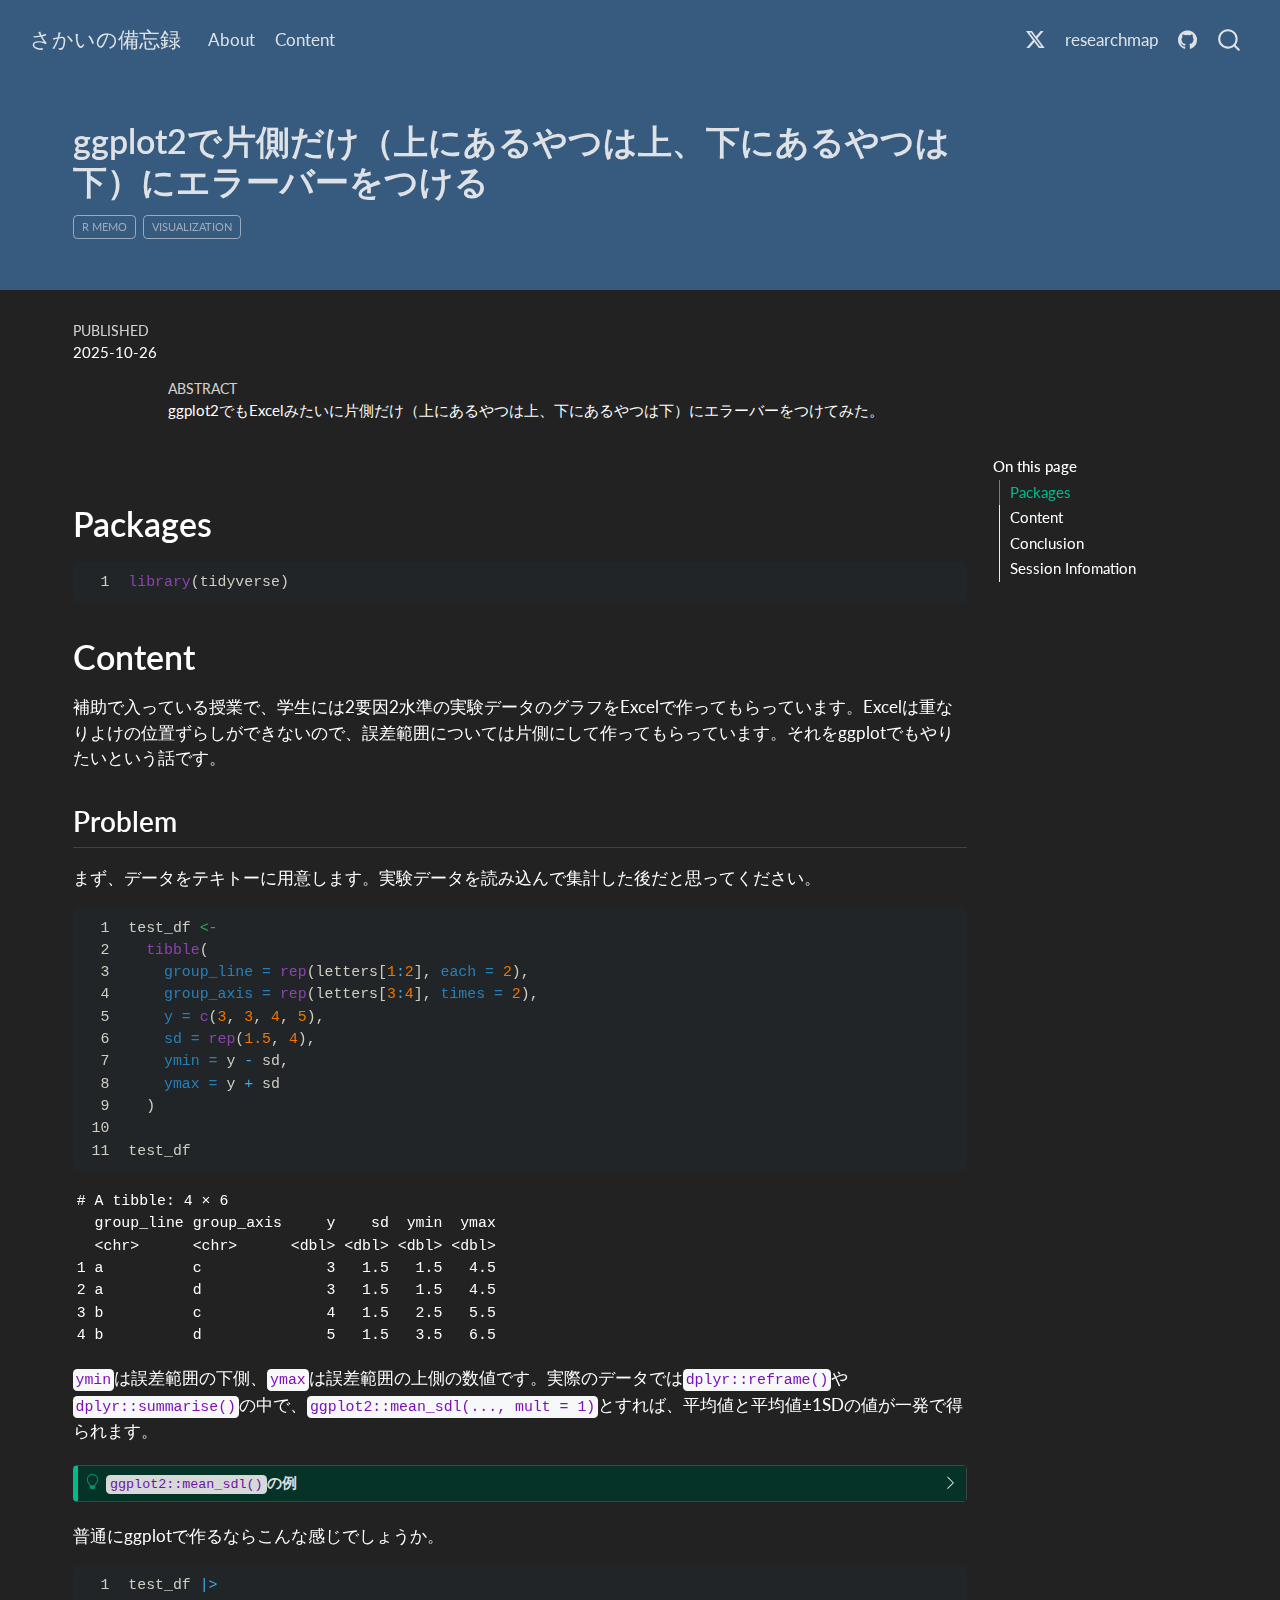
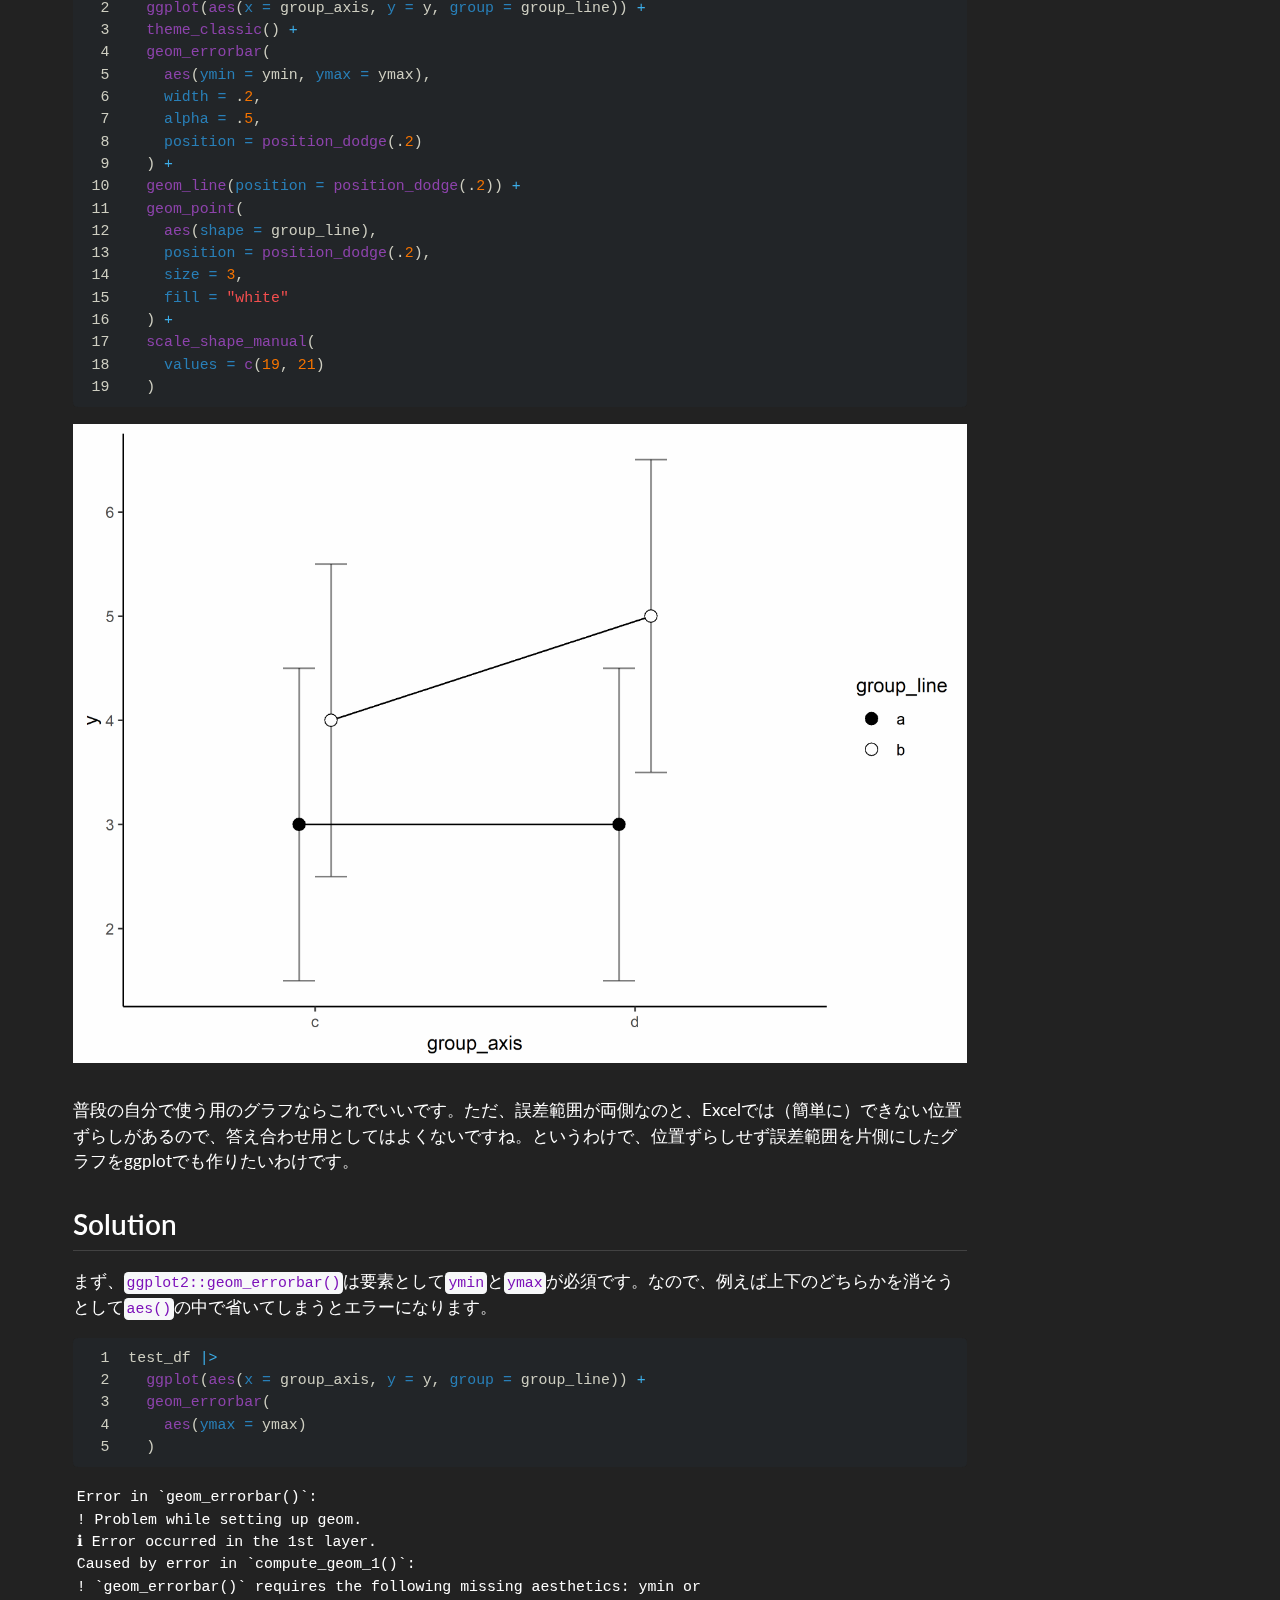
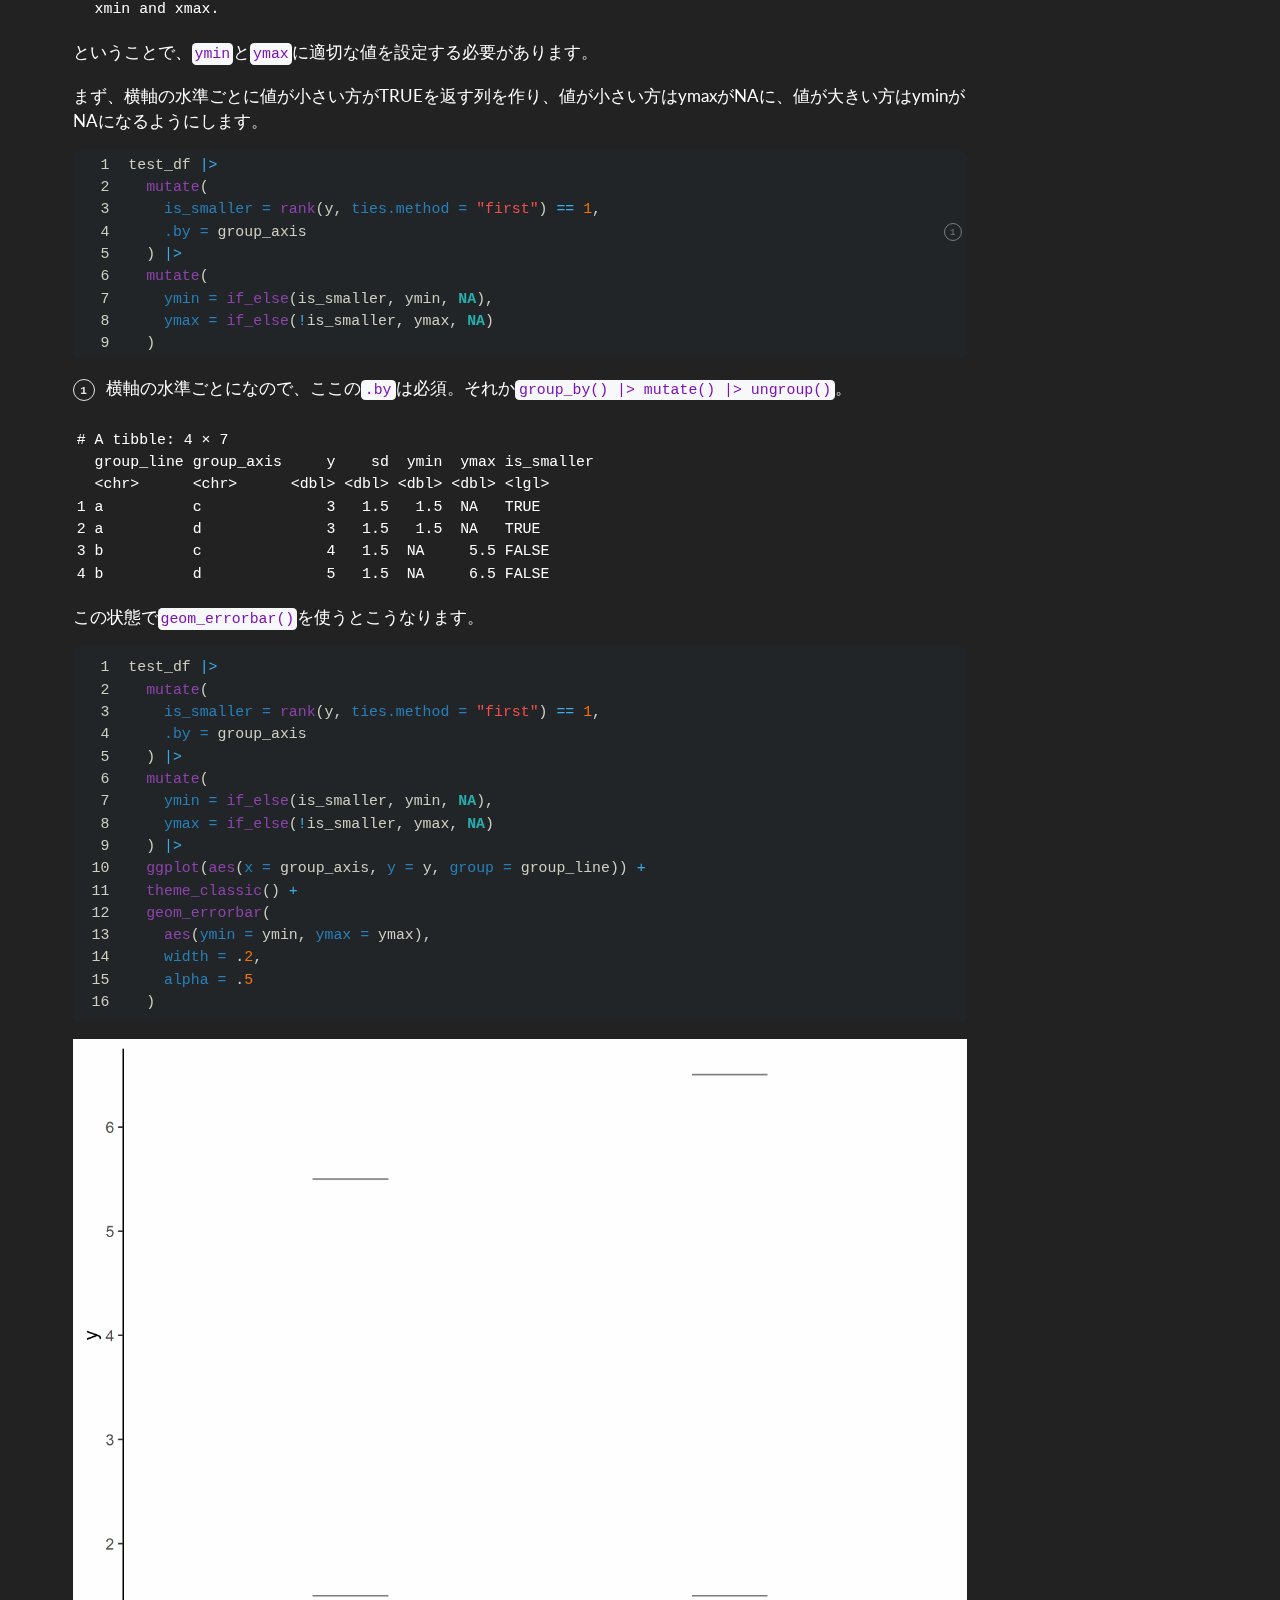
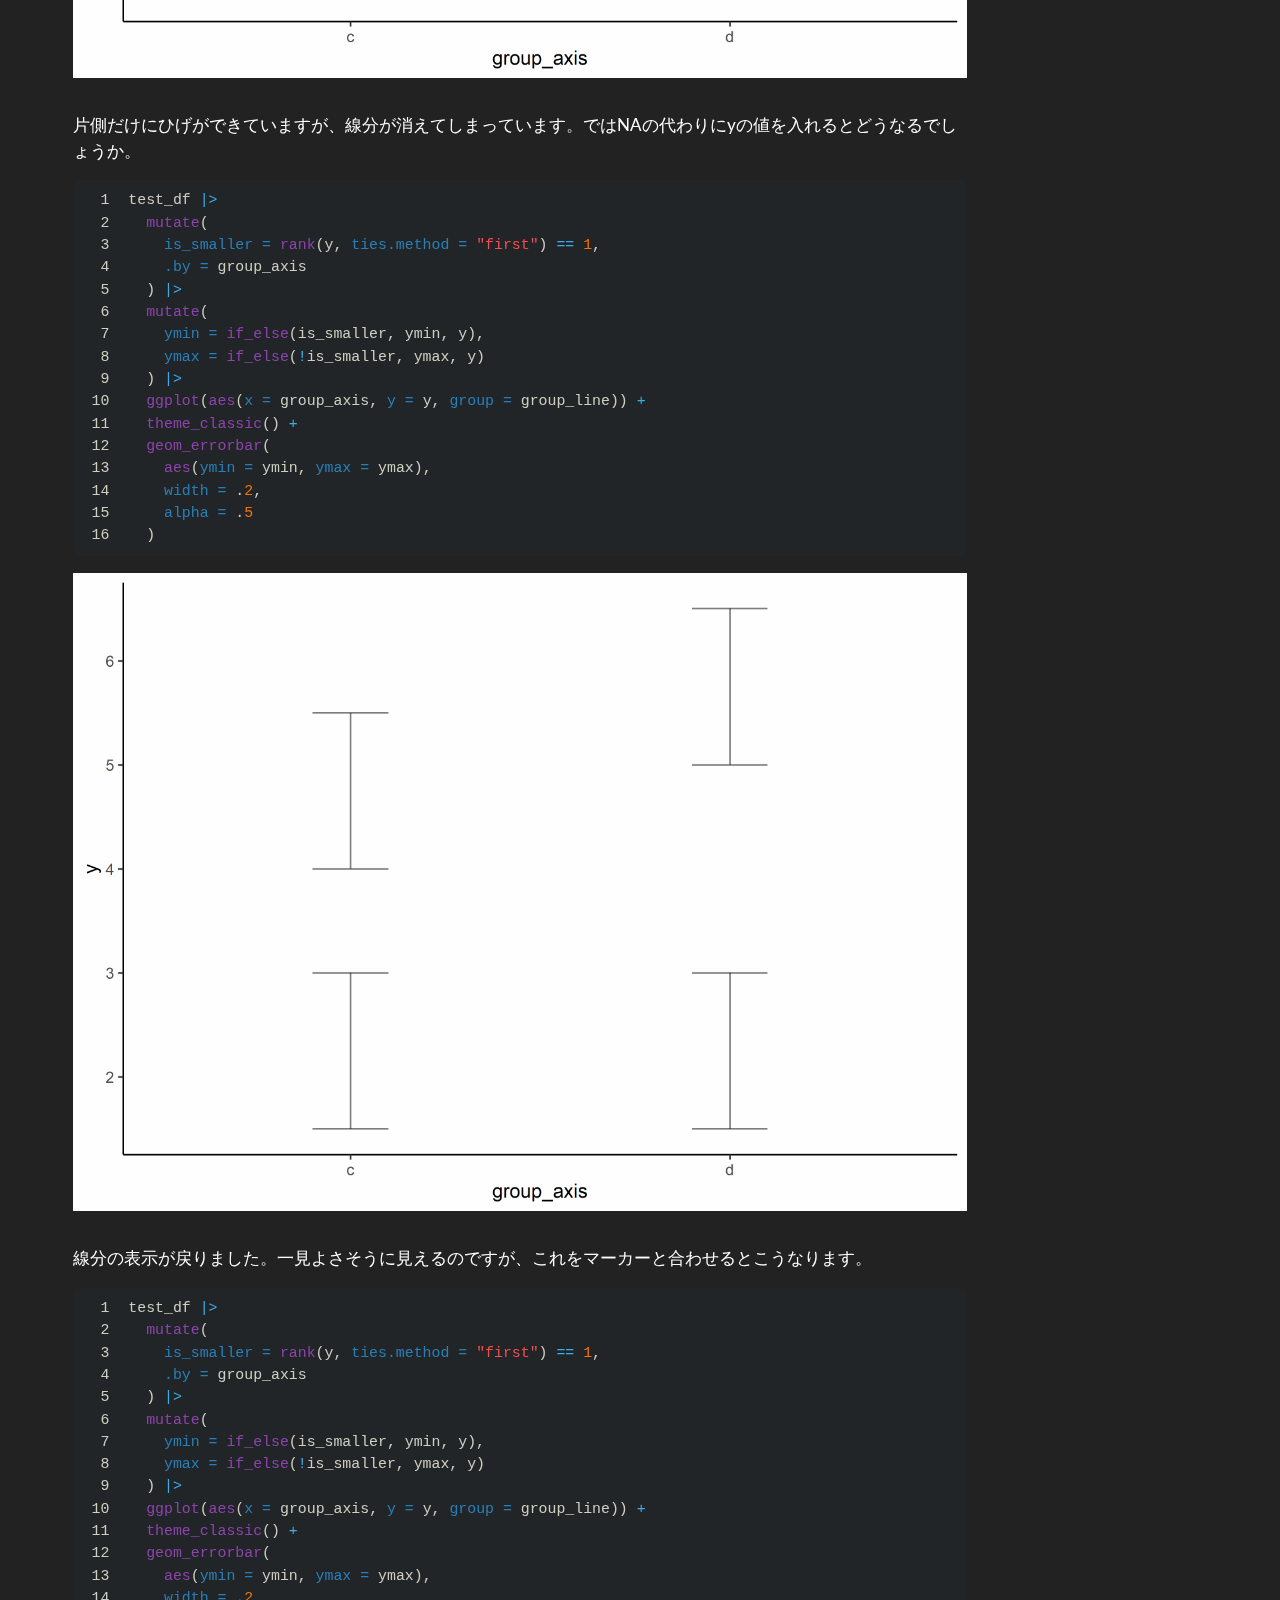
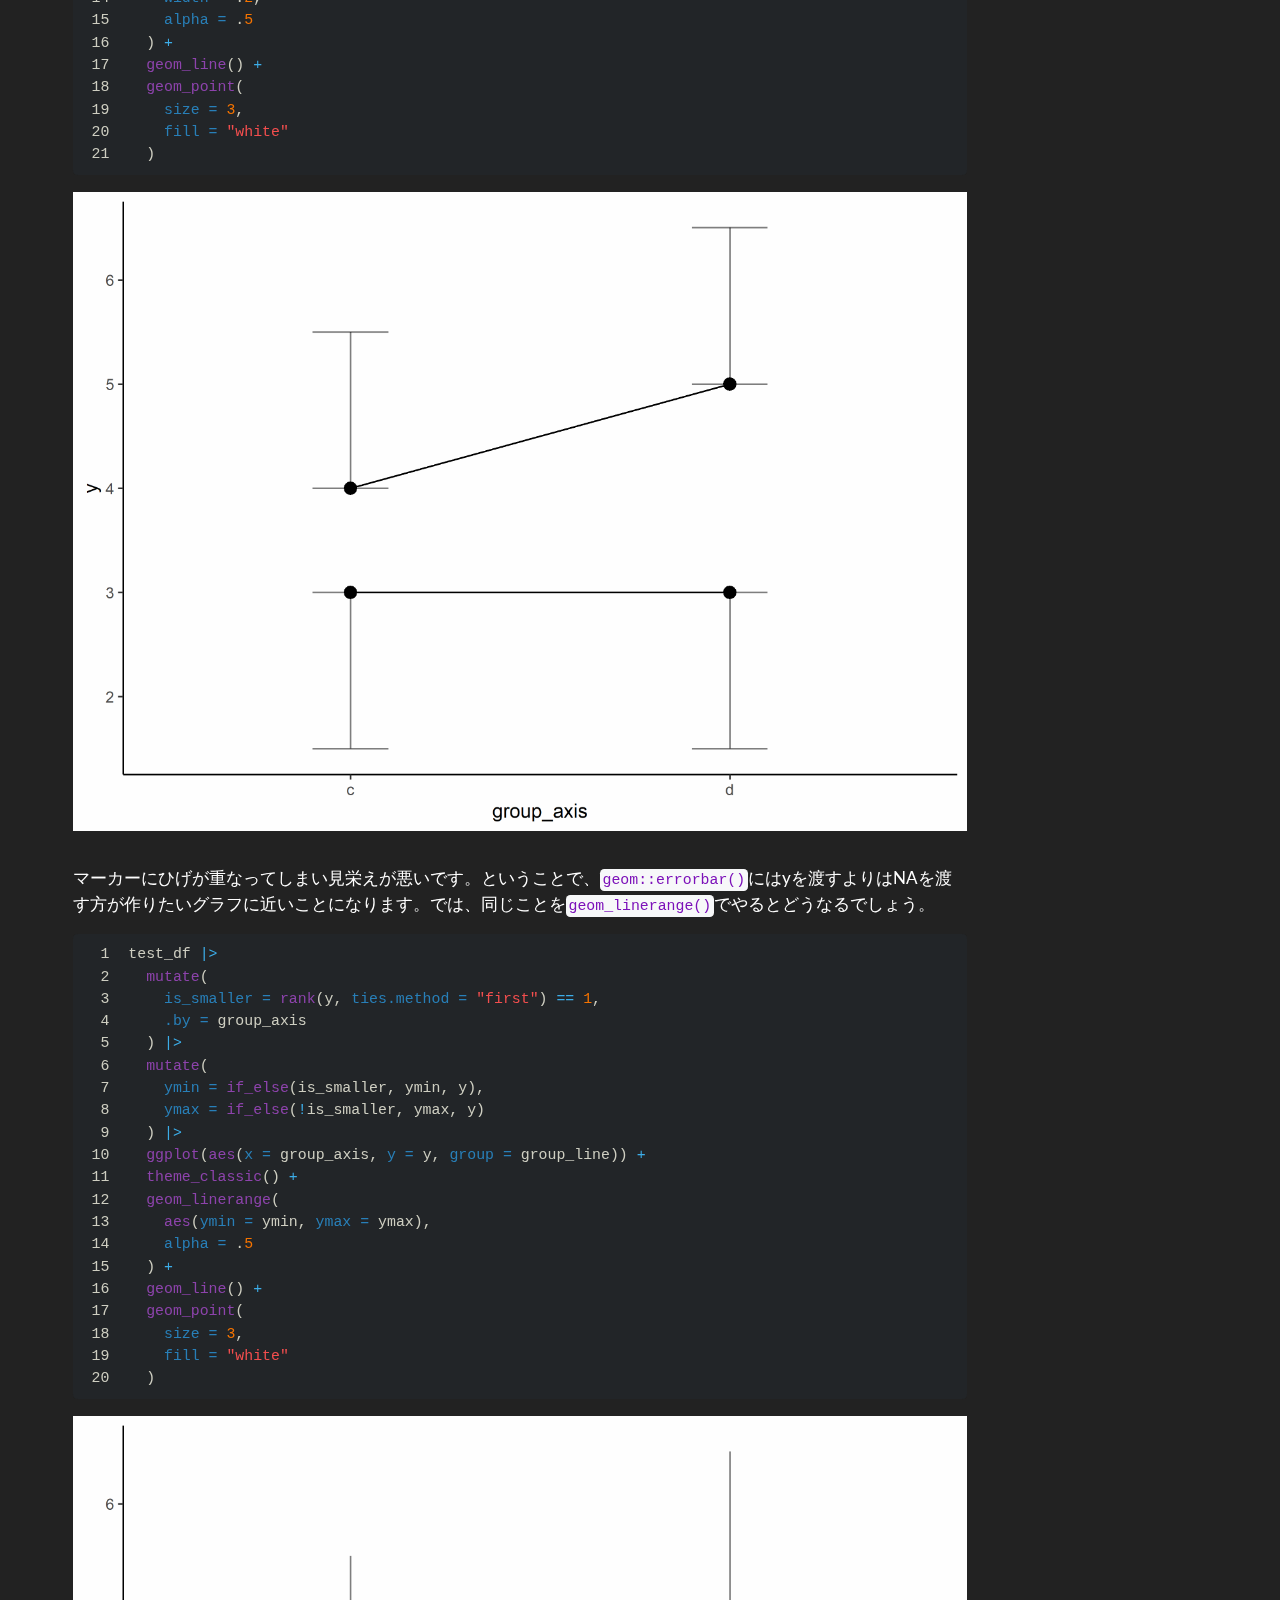
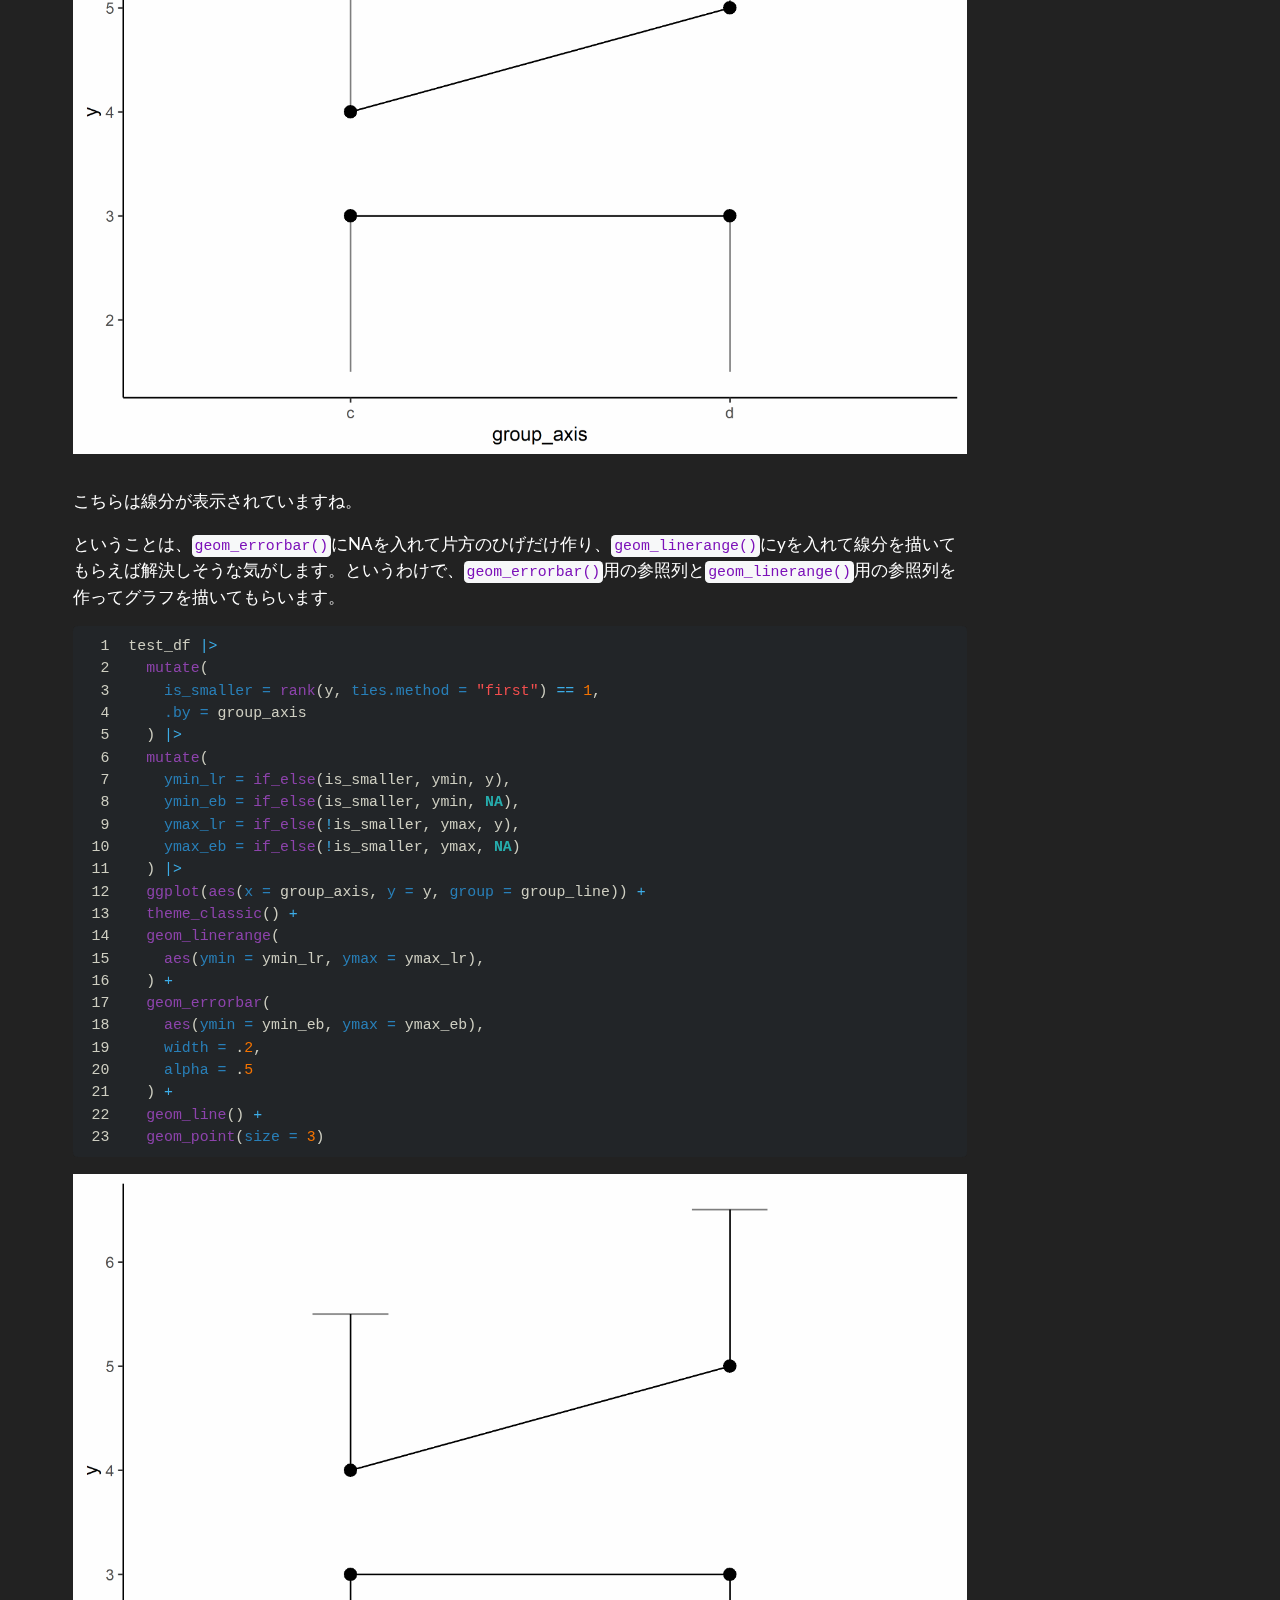
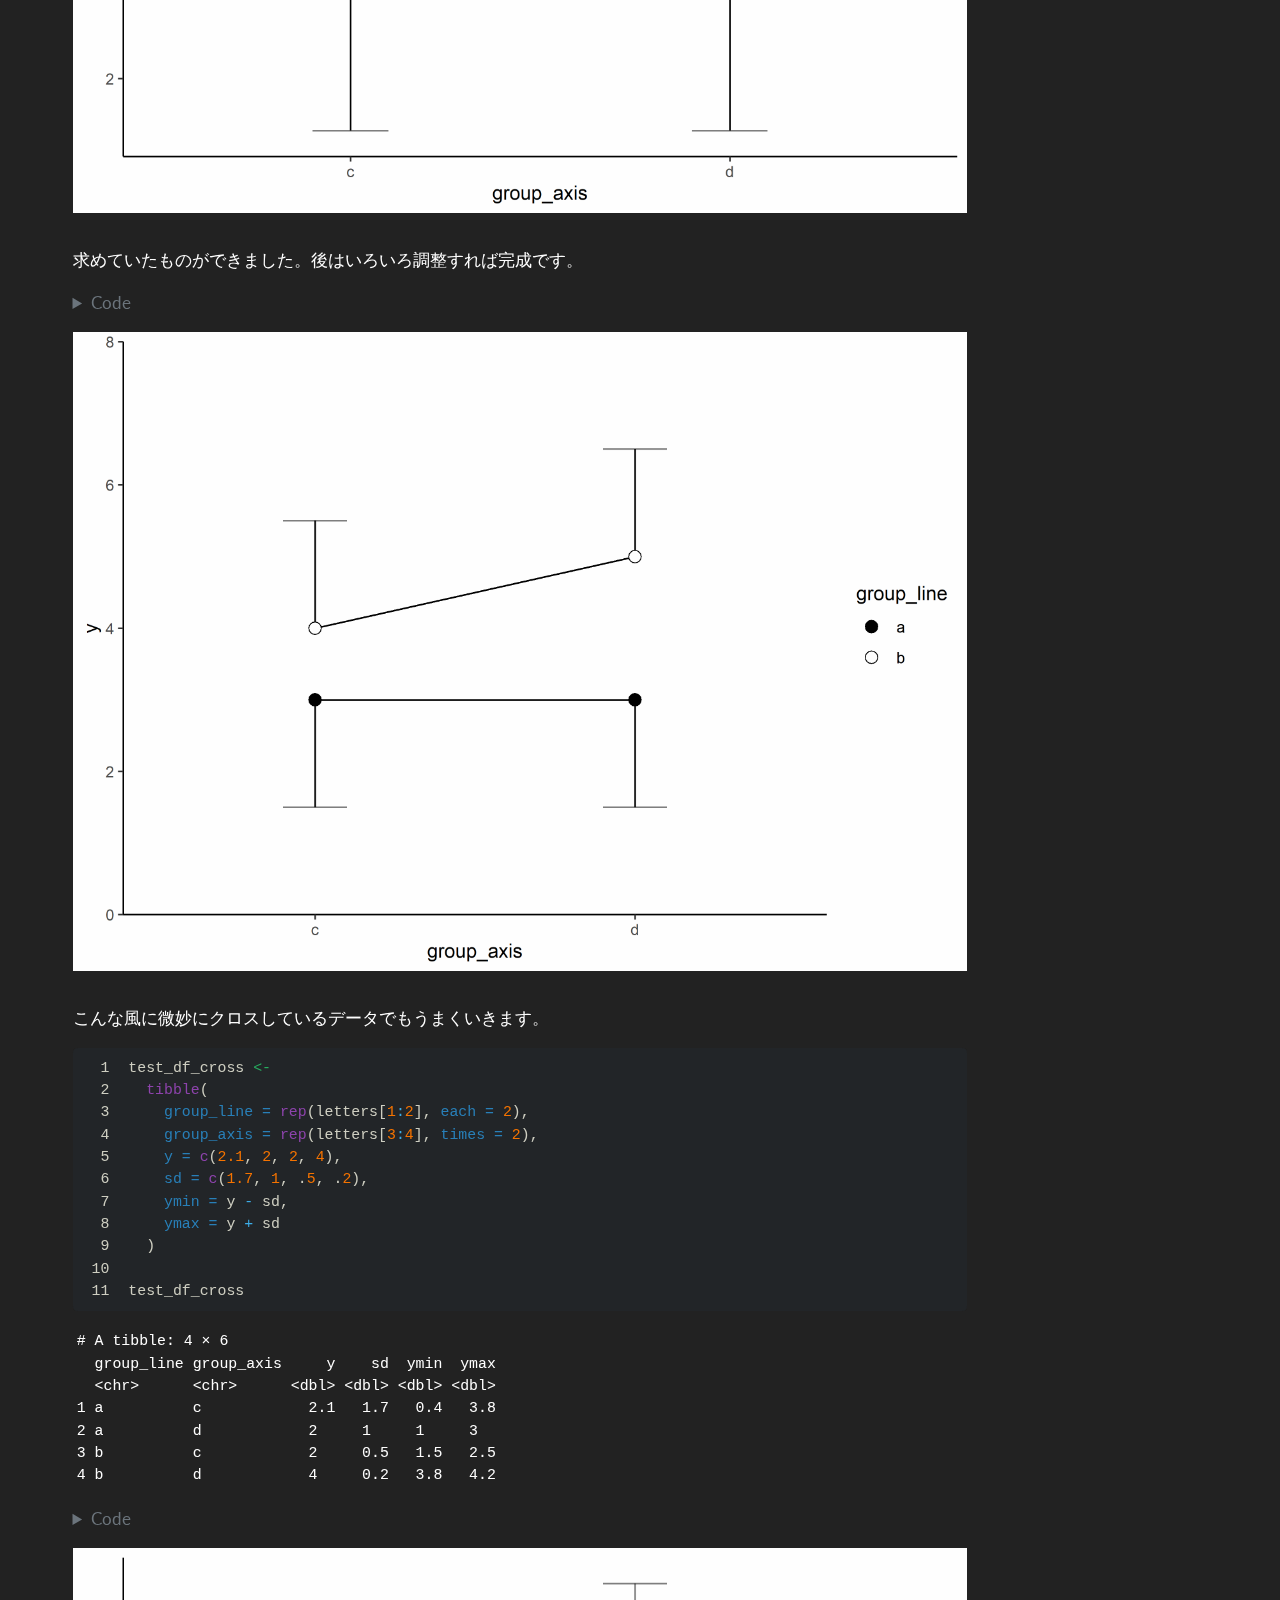
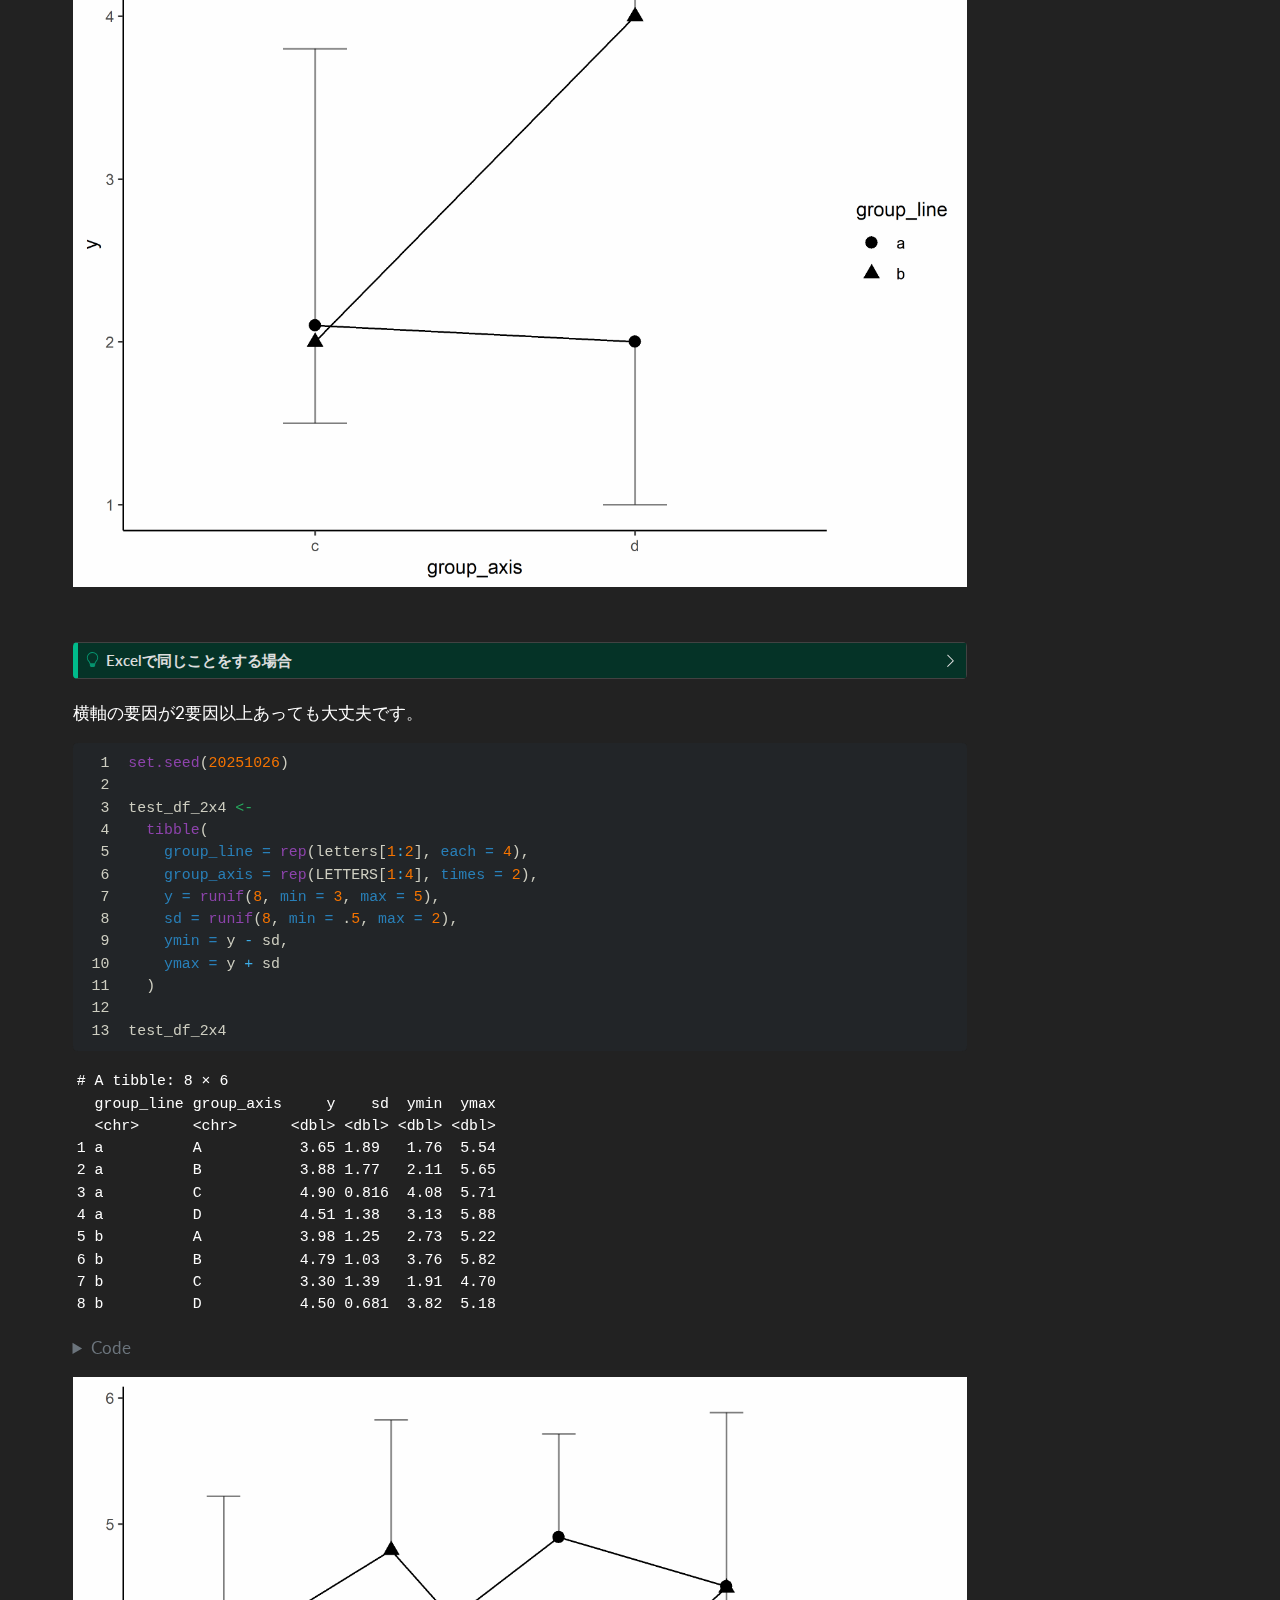
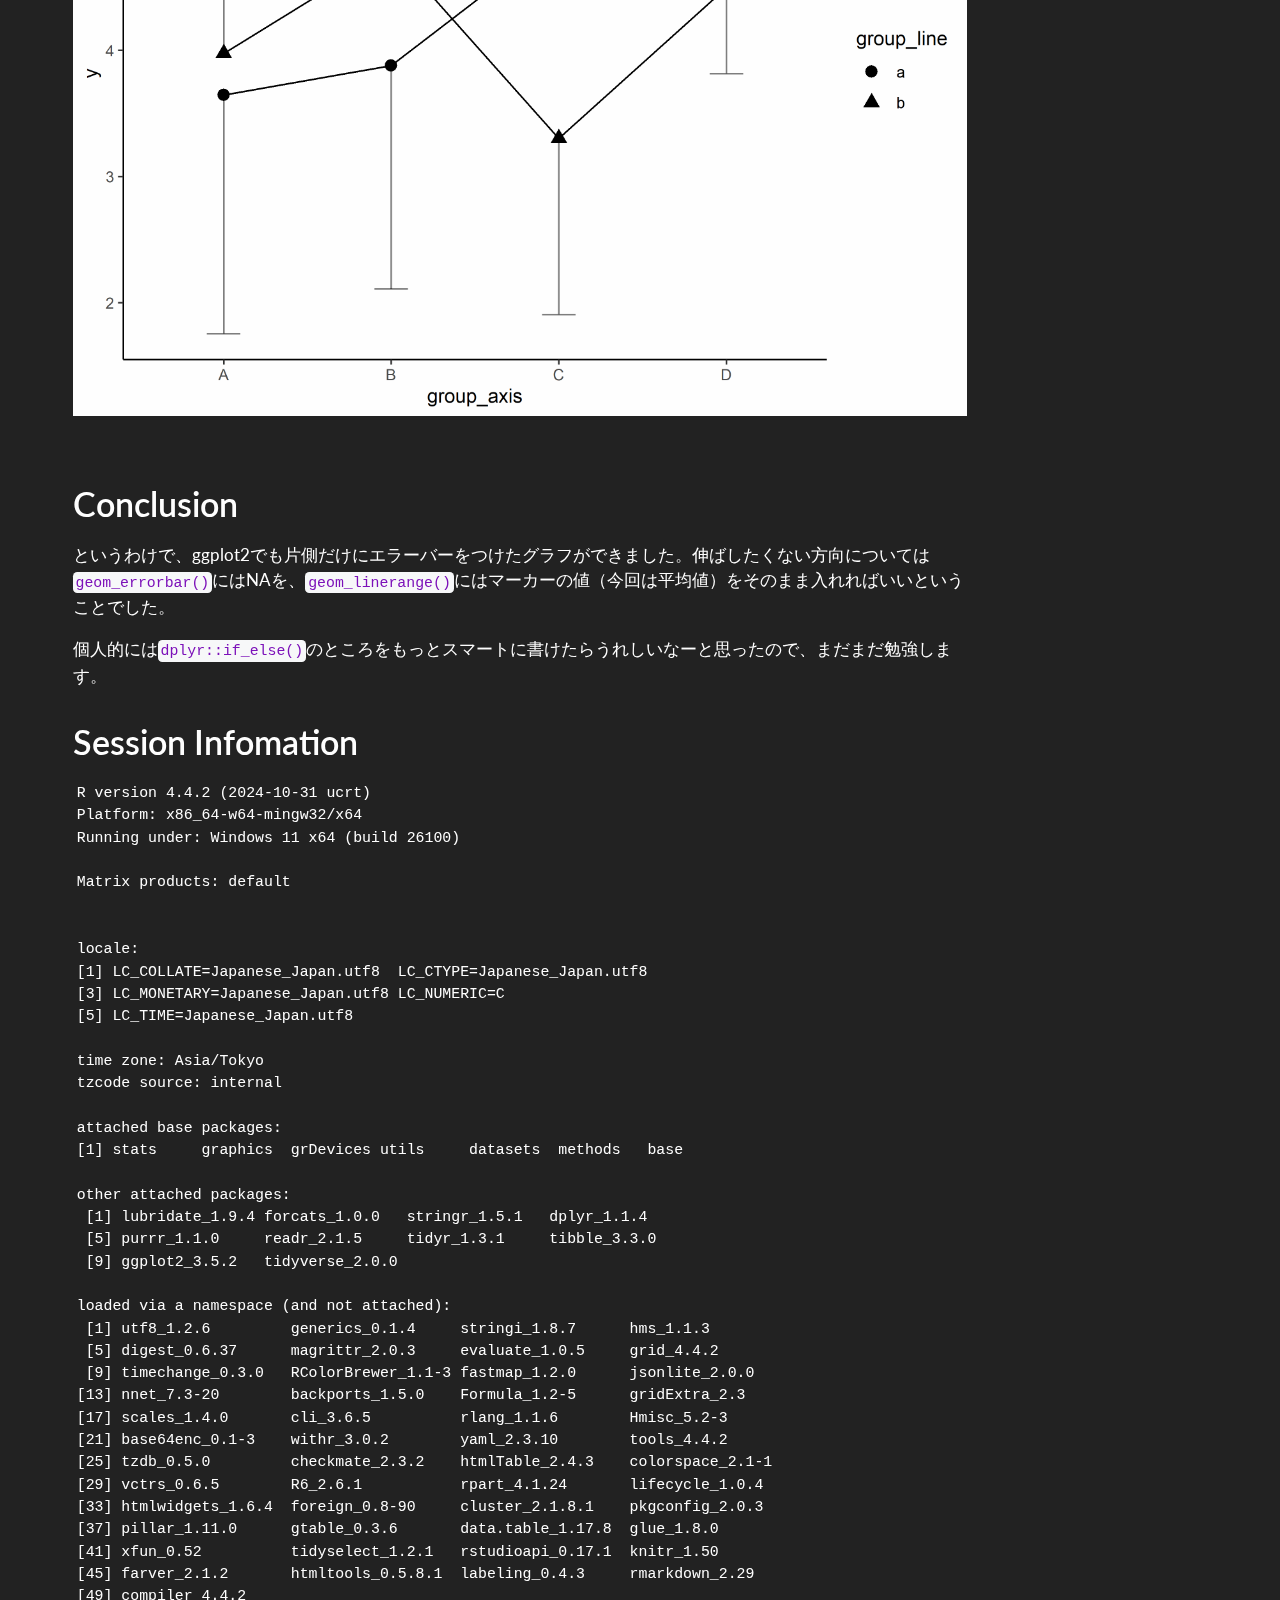
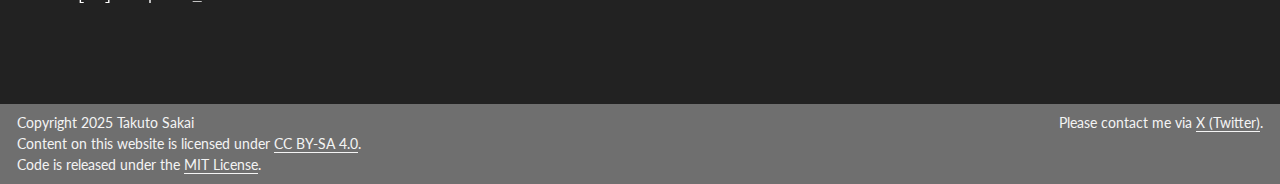
<file: website/posts/20251026_ggplot_onesided_errorbar/index.html>
<!DOCTYPE html>
<html xmlns="http://www.w3.org/1999/xhtml" lang="en" xml:lang="en"><head>

<meta charset="utf-8">
<meta name="generator" content="quarto-1.7.32">

<meta name="viewport" content="width=device-width, initial-scale=1.0, user-scalable=yes">

<meta name="dcterms.date" content="2025-10-26">

<title>ggplot2で片側だけ（上にあるやつは上、下にあるやつは下）にエラーバーをつける – さかいの備忘録</title>
<style>
code{white-space: pre-wrap;}
span.smallcaps{font-variant: small-caps;}
div.columns{display: flex; gap: min(4vw, 1.5em);}
div.column{flex: auto; overflow-x: auto;}
div.hanging-indent{margin-left: 1.5em; text-indent: -1.5em;}
ul.task-list{list-style: none;}
ul.task-list li input[type="checkbox"] {
  width: 0.8em;
  margin: 0 0.8em 0.2em -1em; /* quarto-specific, see https://github.com/quarto-dev/quarto-cli/issues/4556 */ 
  vertical-align: middle;
}
/* CSS for syntax highlighting */
html { -webkit-text-size-adjust: 100%; }
pre > code.sourceCode { white-space: pre; position: relative; }
pre > code.sourceCode > span { display: inline-block; line-height: 1.25; }
pre > code.sourceCode > span:empty { height: 1.2em; }
.sourceCode { overflow: visible; }
code.sourceCode > span { color: inherit; text-decoration: inherit; }
div.sourceCode { margin: 1em 0; }
pre.sourceCode { margin: 0; }
@media screen {
div.sourceCode { overflow: auto; }
}
@media print {
pre > code.sourceCode { white-space: pre-wrap; }
pre > code.sourceCode > span { text-indent: -5em; padding-left: 5em; }
}
pre.numberSource code
  { counter-reset: source-line 0; }
pre.numberSource code > span
  { position: relative; left: -4em; counter-increment: source-line; }
pre.numberSource code > span > a:first-child::before
  { content: counter(source-line);
    position: relative; left: -1em; text-align: right; vertical-align: baseline;
    border: none; display: inline-block;
    -webkit-touch-callout: none; -webkit-user-select: none;
    -khtml-user-select: none; -moz-user-select: none;
    -ms-user-select: none; user-select: none;
    padding: 0 4px; width: 4em;
  }
pre.numberSource { margin-left: 3em;  padding-left: 4px; }
div.sourceCode
  {   }
@media screen {
pre > code.sourceCode > span > a:first-child::before { text-decoration: underline; }
}
</style>


<script src="../../site_libs/quarto-nav/quarto-nav.js"></script>
<script src="../../site_libs/quarto-nav/headroom.min.js"></script>
<script src="../../site_libs/clipboard/clipboard.min.js"></script>
<script src="../../site_libs/quarto-search/autocomplete.umd.js"></script>
<script src="../../site_libs/quarto-search/fuse.min.js"></script>
<script src="../../site_libs/quarto-search/quarto-search.js"></script>
<meta name="quarto:offset" content="../../">
<script src="../../site_libs/quarto-html/quarto.js" type="module"></script>
<script src="../../site_libs/quarto-html/tabsets/tabsets.js" type="module"></script>
<script src="../../site_libs/quarto-html/popper.min.js"></script>
<script src="../../site_libs/quarto-html/tippy.umd.min.js"></script>
<script src="../../site_libs/quarto-html/anchor.min.js"></script>
<link href="../../site_libs/quarto-html/tippy.css" rel="stylesheet">
<link href="../../site_libs/quarto-html/quarto-syntax-highlighting-dark-1c1298d4aec20b932e1c4c12e9ecd263.css" rel="stylesheet" id="quarto-text-highlighting-styles">
<script src="../../site_libs/bootstrap/bootstrap.min.js"></script>
<link href="../../site_libs/bootstrap/bootstrap-icons.css" rel="stylesheet">
<link href="../../site_libs/bootstrap/bootstrap-0bd6bd4cbde67017807ea45c3bc8f802.min.css" rel="stylesheet" append-hash="true" id="quarto-bootstrap" data-mode="dark">
<script id="quarto-search-options" type="application/json">{
  "location": "navbar",
  "copy-button": false,
  "collapse-after": 3,
  "panel-placement": "end",
  "type": "overlay",
  "limit": 50,
  "keyboard-shortcut": [
    "f",
    "/",
    "s"
  ],
  "show-item-context": false,
  "language": {
    "search-no-results-text": "No results",
    "search-matching-documents-text": "matching documents",
    "search-copy-link-title": "Copy link to search",
    "search-hide-matches-text": "Hide additional matches",
    "search-more-match-text": "more match in this document",
    "search-more-matches-text": "more matches in this document",
    "search-clear-button-title": "Clear",
    "search-text-placeholder": "",
    "search-detached-cancel-button-title": "Cancel",
    "search-submit-button-title": "Submit",
    "search-label": "Search"
  }
}</script>


<link rel="stylesheet" href="../../styles.css">
<meta property="og:title" content="ggplot2で片側だけ（上にあるやつは上、下にあるやつは下）にエラーバーをつける – さかいの備忘録">
<meta property="og:description" content="ggplot2でもExcelみたいに片側だけ（上にあるやつは上、下にあるやつは下）にエラーバーをつけてみた。">
<meta property="og:site_name" content="さかいの備忘録">
<meta name="twitter:title" content="ggplot2で片側だけ（上にあるやつは上、下にあるやつは下）にエラーバーをつける – さかいの備忘録">
<meta name="twitter:description" content="ggplot2でもExcelみたいに片側だけ（上にあるやつは上、下にあるやつは下）にエラーバーをつけてみた。">
<meta name="twitter:card" content="summary">
</head>

<body class="nav-fixed quarto-light">

<div id="quarto-search-results"></div>
  <header id="quarto-header" class="headroom fixed-top quarto-banner">
    <nav class="navbar navbar-expand-lg " data-bs-theme="dark">
      <div class="navbar-container container-fluid">
      <div class="navbar-brand-container mx-auto">
    <a class="navbar-brand" href="../../index.html">
    <span class="navbar-title">さかいの備忘録</span>
    </a>
  </div>
            <div id="quarto-search" class="" title="Search"></div>
          <button class="navbar-toggler" type="button" data-bs-toggle="collapse" data-bs-target="#navbarCollapse" aria-controls="navbarCollapse" role="menu" aria-expanded="false" aria-label="Toggle navigation" onclick="if (window.quartoToggleHeadroom) { window.quartoToggleHeadroom(); }">
  <span class="navbar-toggler-icon"></span>
</button>
          <div class="collapse navbar-collapse" id="navbarCollapse">
            <ul class="navbar-nav navbar-nav-scroll me-auto">
  <li class="nav-item">
    <a class="nav-link" href="../../about.html"> 
<span class="menu-text">About</span></a>
  </li>  
  <li class="nav-item">
    <a class="nav-link" href="../../content.html"> 
<span class="menu-text">Content</span></a>
  </li>  
</ul>
            <ul class="navbar-nav navbar-nav-scroll ms-auto">
  <li class="nav-item compact">
    <a class="nav-link" href="https://x.com/tsakai_psych" target="_blank"> <i class="bi bi-twitter-x" role="img">
</i> 
<span class="menu-text"></span></a>
  </li>  
  <li class="nav-item">
    <a class="nav-link" href="https://researchmap.jp/takutosakai" target="_blank"> 
<span class="menu-text">researchmap</span></a>
  </li>  
  <li class="nav-item compact">
    <a class="nav-link" href="https://github.com/tsakai-psych" target="_blank"> <i class="bi bi-github" role="img">
</i> 
<span class="menu-text"></span></a>
  </li>  
</ul>
          </div> <!-- /navcollapse -->
            <div class="quarto-navbar-tools">
</div>
      </div> <!-- /container-fluid -->
    </nav>
</header>
<!-- content -->
<header id="title-block-header" class="quarto-title-block default page-columns page-full">
  <div class="quarto-title-banner page-columns page-full">
    <div class="quarto-title column-page-left">
      <h1 class="title">ggplot2で片側だけ（上にあるやつは上、下にあるやつは下）にエラーバーをつける</h1>
                                <div class="quarto-categories">
                <div class="quarto-category">R memo</div>
                <div class="quarto-category">visualization</div>
              </div>
                  </div>
  </div>
    
  
  <div class="quarto-title-meta column-page-left">

      
      <div>
      <div class="quarto-title-meta-heading">Published</div>
      <div class="quarto-title-meta-contents">
        <p class="date">2025-10-26</p>
      </div>
    </div>
    
      
    </div>
    
  <div>
    <div class="abstract">
      <div class="block-title">Abstract</div>
      <p>ggplot2でもExcelみたいに片側だけ（上にあるやつは上、下にあるやつは下）にエラーバーをつけてみた。</p>
    </div>
  </div>
  
  </header><div id="quarto-content" class="quarto-container page-columns page-rows-contents page-layout-full page-navbar">
<!-- sidebar -->
<!-- margin-sidebar -->
    <div id="quarto-margin-sidebar" class="sidebar margin-sidebar">
        <nav id="TOC" role="doc-toc" class="toc-active">
    <h2 id="toc-title">On this page</h2>
   
  <ul>
  <li><a href="#packages" id="toc-packages" class="nav-link active" data-scroll-target="#packages">Packages</a></li>
  <li><a href="#content" id="toc-content" class="nav-link" data-scroll-target="#content">Content</a>
  <ul class="collapse">
  <li><a href="#problem" id="toc-problem" class="nav-link" data-scroll-target="#problem">Problem</a></li>
  <li><a href="#solution" id="toc-solution" class="nav-link" data-scroll-target="#solution">Solution</a></li>
  </ul></li>
  <li><a href="#conclusion" id="toc-conclusion" class="nav-link" data-scroll-target="#conclusion">Conclusion</a></li>
  <li><a href="#session-infomation" id="toc-session-infomation" class="nav-link" data-scroll-target="#session-infomation">Session Infomation</a></li>
  </ul>
</nav>
    </div>
<!-- main -->
<main class="content quarto-banner-title-block column-page-left" id="quarto-document-content">





<section id="packages" class="level1">
<h1>Packages</h1>
<div class="cell" data-layout-align="center">
<div class="sourceCode cell-code" id="cb1"><pre class="sourceCode numberSource r number-lines code-with-copy"><code class="sourceCode r"><span id="cb1-1"><a href="#cb1-1"></a><span class="fu">library</span>(tidyverse)</span></code><button title="Copy to Clipboard" class="code-copy-button"><i class="bi"></i></button></pre></div>
</div>
</section>
<section id="content" class="level1">
<h1>Content</h1>
<p>補助で入っている授業で、学生には2要因2水準の実験データのグラフをExcelで作ってもらっています。Excelは重なりよけの位置ずらしができないので、誤差範囲については片側にして作ってもらっています。それをggplotでもやりたいという話です。</p>
<section id="problem" class="level2">
<h2 class="anchored" data-anchor-id="problem">Problem</h2>
<p>まず、データをテキトーに用意します。実験データを読み込んで集計した後だと思ってください。</p>
<div class="cell" data-layout-align="center">
<div class="sourceCode cell-code" id="cb2"><pre class="sourceCode numberSource r number-lines code-with-copy"><code class="sourceCode r"><span id="cb2-1"><a href="#cb2-1"></a>test_df <span class="ot">&lt;-</span></span>
<span id="cb2-2"><a href="#cb2-2"></a>  <span class="fu">tibble</span>(</span>
<span id="cb2-3"><a href="#cb2-3"></a>    <span class="at">group_line =</span> <span class="fu">rep</span>(letters[<span class="dv">1</span><span class="sc">:</span><span class="dv">2</span>], <span class="at">each =</span> <span class="dv">2</span>),</span>
<span id="cb2-4"><a href="#cb2-4"></a>    <span class="at">group_axis =</span> <span class="fu">rep</span>(letters[<span class="dv">3</span><span class="sc">:</span><span class="dv">4</span>], <span class="at">times =</span> <span class="dv">2</span>),</span>
<span id="cb2-5"><a href="#cb2-5"></a>    <span class="at">y =</span> <span class="fu">c</span>(<span class="dv">3</span>, <span class="dv">3</span>, <span class="dv">4</span>, <span class="dv">5</span>),</span>
<span id="cb2-6"><a href="#cb2-6"></a>    <span class="at">sd =</span> <span class="fu">rep</span>(<span class="fl">1.5</span>, <span class="dv">4</span>),</span>
<span id="cb2-7"><a href="#cb2-7"></a>    <span class="at">ymin =</span> y <span class="sc">-</span> sd,</span>
<span id="cb2-8"><a href="#cb2-8"></a>    <span class="at">ymax =</span> y <span class="sc">+</span> sd</span>
<span id="cb2-9"><a href="#cb2-9"></a>  )</span>
<span id="cb2-10"><a href="#cb2-10"></a></span>
<span id="cb2-11"><a href="#cb2-11"></a>test_df</span></code><button title="Copy to Clipboard" class="code-copy-button"><i class="bi"></i></button></pre></div>
<div class="cell-output cell-output-stdout">
<pre><code># A tibble: 4 × 6
  group_line group_axis     y    sd  ymin  ymax
  &lt;chr&gt;      &lt;chr&gt;      &lt;dbl&gt; &lt;dbl&gt; &lt;dbl&gt; &lt;dbl&gt;
1 a          c              3   1.5   1.5   4.5
2 a          d              3   1.5   1.5   4.5
3 b          c              4   1.5   2.5   5.5
4 b          d              5   1.5   3.5   6.5</code></pre>
</div>
</div>
<p><code>ymin</code>は誤差範囲の下側、<code>ymax</code>は誤差範囲の上側の数値です。実際のデータでは<code>dplyr::reframe()</code>や<code>dplyr::summarise()</code>の中で、<code>ggplot2::mean_sdl(..., mult = 1)</code>とすれば、平均値と平均値±1SDの値が一発で得られます。</p>
<div class="callout callout-style-default callout-tip callout-titled">
<div class="callout-header d-flex align-content-center" data-bs-toggle="collapse" data-bs-target=".callout-1-contents" aria-controls="callout-1" aria-expanded="false" aria-label="Toggle callout">
<div class="callout-icon-container">
<i class="callout-icon"></i>
</div>
<div class="callout-title-container flex-fill">
<code>ggplot2::mean_sdl()</code>の例
</div>
<div class="callout-btn-toggle d-inline-block border-0 py-1 ps-1 pe-0 float-end"><i class="callout-toggle"></i></div>
</div>
<div id="callout-1" class="callout-1-contents callout-collapse collapse">
<div class="callout-body-container callout-body">
<div class="cell" data-layout-align="center">
<div class="sourceCode cell-code" id="cb4"><pre class="sourceCode numberSource r number-lines code-with-copy"><code class="sourceCode r"><span id="cb4-1"><a href="#cb4-1"></a>iris <span class="sc">|&gt;</span></span>
<span id="cb4-2"><a href="#cb4-2"></a>  <span class="fu">reframe</span>(</span>
<span id="cb4-3"><a href="#cb4-3"></a>    <span class="at">check_mean =</span> <span class="fu">mean</span>(Sepal.Length),</span>
<span id="cb4-4"><a href="#cb4-4"></a>    <span class="at">check_sd =</span> <span class="fu">sd</span>(Sepal.Length),</span>
<span id="cb4-5"><a href="#cb4-5"></a>    ggplot2<span class="sc">::</span><span class="fu">mean_sdl</span>(Sepal.Length, <span class="at">mult =</span> <span class="dv">1</span>),</span>
<span id="cb4-6"><a href="#cb4-6"></a>    <span class="at">.by =</span> Species</span>
<span id="cb4-7"><a href="#cb4-7"></a>  )</span></code><button title="Copy to Clipboard" class="code-copy-button"><i class="bi"></i></button></pre></div>
<div class="cell-output cell-output-stdout">
<pre><code>     Species check_mean  check_sd     y     ymin     ymax
1     setosa      5.006 0.3524897 5.006 4.653510 5.358490
2 versicolor      5.936 0.5161711 5.936 5.419829 6.452171
3  virginica      6.588 0.6358796 6.588 5.952120 7.223880</code></pre>
</div>
</div>
<p><code>mean_sdl()</code>のHelpを見るとわかりますが、もともとは<code>Hmisc::smean.sdl()</code>なのでその引数（<code>mult</code>、<code>na.rm</code>）が使えます。引数<code>mult</code>は標準偏差を何倍して平均値に加えるかなので1でいいです。</p>
</div>
</div>
</div>
<p>普通にggplotで作るならこんな感じでしょうか。</p>
<div class="cell" data-layout-align="center">
<div class="sourceCode cell-code" id="cb6"><pre class="sourceCode numberSource r number-lines code-with-copy"><code class="sourceCode r"><span id="cb6-1"><a href="#cb6-1"></a>test_df <span class="sc">|&gt;</span></span>
<span id="cb6-2"><a href="#cb6-2"></a>  <span class="fu">ggplot</span>(<span class="fu">aes</span>(<span class="at">x =</span> group_axis, <span class="at">y =</span> y, <span class="at">group =</span> group_line)) <span class="sc">+</span></span>
<span id="cb6-3"><a href="#cb6-3"></a>  <span class="fu">theme_classic</span>() <span class="sc">+</span></span>
<span id="cb6-4"><a href="#cb6-4"></a>  <span class="fu">geom_errorbar</span>(</span>
<span id="cb6-5"><a href="#cb6-5"></a>    <span class="fu">aes</span>(<span class="at">ymin =</span> ymin, <span class="at">ymax =</span> ymax),</span>
<span id="cb6-6"><a href="#cb6-6"></a>    <span class="at">width =</span> .<span class="dv">2</span>,</span>
<span id="cb6-7"><a href="#cb6-7"></a>    <span class="at">alpha =</span> .<span class="dv">5</span>,</span>
<span id="cb6-8"><a href="#cb6-8"></a>    <span class="at">position =</span> <span class="fu">position_dodge</span>(.<span class="dv">2</span>)</span>
<span id="cb6-9"><a href="#cb6-9"></a>  ) <span class="sc">+</span></span>
<span id="cb6-10"><a href="#cb6-10"></a>  <span class="fu">geom_line</span>(<span class="at">position =</span> <span class="fu">position_dodge</span>(.<span class="dv">2</span>)) <span class="sc">+</span></span>
<span id="cb6-11"><a href="#cb6-11"></a>  <span class="fu">geom_point</span>(</span>
<span id="cb6-12"><a href="#cb6-12"></a>    <span class="fu">aes</span>(<span class="at">shape =</span> group_line),</span>
<span id="cb6-13"><a href="#cb6-13"></a>    <span class="at">position =</span> <span class="fu">position_dodge</span>(.<span class="dv">2</span>),</span>
<span id="cb6-14"><a href="#cb6-14"></a>    <span class="at">size =</span> <span class="dv">3</span>,</span>
<span id="cb6-15"><a href="#cb6-15"></a>    <span class="at">fill =</span> <span class="st">"white"</span></span>
<span id="cb6-16"><a href="#cb6-16"></a>  ) <span class="sc">+</span></span>
<span id="cb6-17"><a href="#cb6-17"></a>  <span class="fu">scale_shape_manual</span>(</span>
<span id="cb6-18"><a href="#cb6-18"></a>    <span class="at">values =</span> <span class="fu">c</span>(<span class="dv">19</span>, <span class="dv">21</span>)</span>
<span id="cb6-19"><a href="#cb6-19"></a>  )</span></code><button title="Copy to Clipboard" class="code-copy-button"><i class="bi"></i></button></pre></div>
<div class="cell-output-display">
<div class="quarto-figure quarto-figure-center">
<figure class="figure">
<p><img src="index_files/figure-html/unnamed-chunk-4-1.png" class="img-fluid quarto-figure quarto-figure-center figure-img" width="1400"></p>
</figure>
</div>
</div>
</div>
<p>普段の自分で使う用のグラフならこれでいいです。ただ、誤差範囲が両側なのと、Excelでは（簡単に）できない位置ずらしがあるので、答え合わせ用としてはよくないですね。というわけで、位置ずらしせず誤差範囲を片側にしたグラフをggplotでも作りたいわけです。</p>
</section>
<section id="solution" class="level2">
<h2 class="anchored" data-anchor-id="solution">Solution</h2>
<p>まず、<code>ggplot2::geom_errorbar()</code>は要素として<code>ymin</code>と<code>ymax</code>が必須です。なので、例えば上下のどちらかを消そうとして<code>aes()</code>の中で省いてしまうとエラーになります。</p>
<div class="cell" data-layout-align="center">
<div class="sourceCode cell-code" id="cb7"><pre class="sourceCode numberSource r number-lines code-with-copy"><code class="sourceCode r"><span id="cb7-1"><a href="#cb7-1"></a>test_df <span class="sc">|&gt;</span></span>
<span id="cb7-2"><a href="#cb7-2"></a>  <span class="fu">ggplot</span>(<span class="fu">aes</span>(<span class="at">x =</span> group_axis, <span class="at">y =</span> y, <span class="at">group =</span> group_line)) <span class="sc">+</span></span>
<span id="cb7-3"><a href="#cb7-3"></a>  <span class="fu">geom_errorbar</span>(</span>
<span id="cb7-4"><a href="#cb7-4"></a>    <span class="fu">aes</span>(<span class="at">ymax =</span> ymax)</span>
<span id="cb7-5"><a href="#cb7-5"></a>  )</span></code><button title="Copy to Clipboard" class="code-copy-button"><i class="bi"></i></button></pre></div>
<div class="cell-output cell-output-error">
<pre><code>Error in `geom_errorbar()`:
! Problem while setting up geom.
ℹ Error occurred in the 1st layer.
Caused by error in `compute_geom_1()`:
! `geom_errorbar()` requires the following missing aesthetics: ymin or
  xmin and xmax.</code></pre>
</div>
</div>
<p>ということで、<code>ymin</code>と<code>ymax</code>に適切な値を設定する必要があります。</p>
<p>まず、横軸の水準ごとに値が小さい方がTRUEを返す列を作り、値が小さい方はymaxがNAに、値が大きい方はyminがNAになるようにします。</p>
<div class="cell" data-layout-align="center">
<div class="sourceCode cell-code" id="annotated-cell-5"><pre class="sourceCode numberSource r code-annotation-code number-lines code-with-copy code-annotated"><code class="sourceCode r"><span id="annotated-cell-5-1"><a href="#annotated-cell-5-1"></a>test_df <span class="sc">|&gt;</span></span>
<span id="annotated-cell-5-2"><a href="#annotated-cell-5-2"></a>  <span class="fu">mutate</span>(</span>
<span id="annotated-cell-5-3"><a href="#annotated-cell-5-3"></a>    <span class="at">is_smaller =</span> <span class="fu">rank</span>(y, <span class="at">ties.method =</span> <span class="st">"first"</span>) <span class="sc">==</span> <span class="dv">1</span>,</span>
<a class="code-annotation-anchor" data-target-cell="annotated-cell-5" data-target-annotation="1" onclick="event.preventDefault();">1</a><span id="annotated-cell-5-4" class="code-annotation-target"><a href="#annotated-cell-5-4"></a>    <span class="at">.by =</span> group_axis</span>
<span id="annotated-cell-5-5"><a href="#annotated-cell-5-5"></a>  ) <span class="sc">|&gt;</span></span>
<span id="annotated-cell-5-6"><a href="#annotated-cell-5-6"></a>  <span class="fu">mutate</span>(</span>
<span id="annotated-cell-5-7"><a href="#annotated-cell-5-7"></a>    <span class="at">ymin =</span> <span class="fu">if_else</span>(is_smaller, ymin, <span class="cn">NA</span>),</span>
<span id="annotated-cell-5-8"><a href="#annotated-cell-5-8"></a>    <span class="at">ymax =</span> <span class="fu">if_else</span>(<span class="sc">!</span>is_smaller, ymax, <span class="cn">NA</span>)</span>
<span id="annotated-cell-5-9"><a href="#annotated-cell-5-9"></a>  )</span><div class="code-annotation-gutter-bg"></div><div class="code-annotation-gutter"></div></code><button title="Copy to Clipboard" class="code-copy-button"><i class="bi"></i></button></pre></div>
<div class="cell-annotation">
<dl class="code-annotation-container-grid">
<dt data-target-cell="annotated-cell-5" data-target-annotation="1">1</dt>
<dd>
<span data-code-cell="annotated-cell-5" data-code-lines="4" data-code-annotation="1">横軸の水準ごとになので、ここの<code>.by</code>は必須。それか<code>group_by() |&gt; mutate() |&gt; ungroup()</code>。</span>
</dd>
</dl>
</div>
<div class="cell-output cell-output-stdout">
<pre><code># A tibble: 4 × 7
  group_line group_axis     y    sd  ymin  ymax is_smaller
  &lt;chr&gt;      &lt;chr&gt;      &lt;dbl&gt; &lt;dbl&gt; &lt;dbl&gt; &lt;dbl&gt; &lt;lgl&gt;     
1 a          c              3   1.5   1.5  NA   TRUE      
2 a          d              3   1.5   1.5  NA   TRUE      
3 b          c              4   1.5  NA     5.5 FALSE     
4 b          d              5   1.5  NA     6.5 FALSE     </code></pre>
</div>
</div>
<p>この状態で<code>geom_errorbar()</code>を使うとこうなります。</p>
<div class="cell" data-layout-align="center">
<div class="sourceCode cell-code" id="cb10"><pre class="sourceCode numberSource r number-lines code-with-copy"><code class="sourceCode r"><span id="cb10-1"><a href="#cb10-1"></a>test_df <span class="sc">|&gt;</span></span>
<span id="cb10-2"><a href="#cb10-2"></a>  <span class="fu">mutate</span>(</span>
<span id="cb10-3"><a href="#cb10-3"></a>    <span class="at">is_smaller =</span> <span class="fu">rank</span>(y, <span class="at">ties.method =</span> <span class="st">"first"</span>) <span class="sc">==</span> <span class="dv">1</span>,</span>
<span id="cb10-4"><a href="#cb10-4"></a>    <span class="at">.by =</span> group_axis</span>
<span id="cb10-5"><a href="#cb10-5"></a>  ) <span class="sc">|&gt;</span></span>
<span id="cb10-6"><a href="#cb10-6"></a>  <span class="fu">mutate</span>(</span>
<span id="cb10-7"><a href="#cb10-7"></a>    <span class="at">ymin =</span> <span class="fu">if_else</span>(is_smaller, ymin, <span class="cn">NA</span>),</span>
<span id="cb10-8"><a href="#cb10-8"></a>    <span class="at">ymax =</span> <span class="fu">if_else</span>(<span class="sc">!</span>is_smaller, ymax, <span class="cn">NA</span>)</span>
<span id="cb10-9"><a href="#cb10-9"></a>  ) <span class="sc">|&gt;</span></span>
<span id="cb10-10"><a href="#cb10-10"></a>  <span class="fu">ggplot</span>(<span class="fu">aes</span>(<span class="at">x =</span> group_axis, <span class="at">y =</span> y, <span class="at">group =</span> group_line)) <span class="sc">+</span></span>
<span id="cb10-11"><a href="#cb10-11"></a>  <span class="fu">theme_classic</span>() <span class="sc">+</span></span>
<span id="cb10-12"><a href="#cb10-12"></a>  <span class="fu">geom_errorbar</span>(</span>
<span id="cb10-13"><a href="#cb10-13"></a>    <span class="fu">aes</span>(<span class="at">ymin =</span> ymin, <span class="at">ymax =</span> ymax),</span>
<span id="cb10-14"><a href="#cb10-14"></a>    <span class="at">width =</span> .<span class="dv">2</span>,</span>
<span id="cb10-15"><a href="#cb10-15"></a>    <span class="at">alpha =</span> .<span class="dv">5</span></span>
<span id="cb10-16"><a href="#cb10-16"></a>  )</span></code><button title="Copy to Clipboard" class="code-copy-button"><i class="bi"></i></button></pre></div>
<div class="cell-output-display">
<div class="quarto-figure quarto-figure-center">
<figure class="figure">
<p><img src="index_files/figure-html/unnamed-chunk-7-1.png" class="img-fluid quarto-figure quarto-figure-center figure-img" width="1400"></p>
</figure>
</div>
</div>
</div>
<p>片側だけにひげができていますが、線分が消えてしまっています。ではNAの代わりにyの値を入れるとどうなるでしょうか。</p>
<div class="cell" data-layout-align="center">
<div class="sourceCode cell-code" id="cb11"><pre class="sourceCode numberSource r number-lines code-with-copy"><code class="sourceCode r"><span id="cb11-1"><a href="#cb11-1"></a>test_df <span class="sc">|&gt;</span></span>
<span id="cb11-2"><a href="#cb11-2"></a>  <span class="fu">mutate</span>(</span>
<span id="cb11-3"><a href="#cb11-3"></a>    <span class="at">is_smaller =</span> <span class="fu">rank</span>(y, <span class="at">ties.method =</span> <span class="st">"first"</span>) <span class="sc">==</span> <span class="dv">1</span>,</span>
<span id="cb11-4"><a href="#cb11-4"></a>    <span class="at">.by =</span> group_axis</span>
<span id="cb11-5"><a href="#cb11-5"></a>  ) <span class="sc">|&gt;</span></span>
<span id="cb11-6"><a href="#cb11-6"></a>  <span class="fu">mutate</span>(</span>
<span id="cb11-7"><a href="#cb11-7"></a>    <span class="at">ymin =</span> <span class="fu">if_else</span>(is_smaller, ymin, y),</span>
<span id="cb11-8"><a href="#cb11-8"></a>    <span class="at">ymax =</span> <span class="fu">if_else</span>(<span class="sc">!</span>is_smaller, ymax, y)</span>
<span id="cb11-9"><a href="#cb11-9"></a>  ) <span class="sc">|&gt;</span></span>
<span id="cb11-10"><a href="#cb11-10"></a>  <span class="fu">ggplot</span>(<span class="fu">aes</span>(<span class="at">x =</span> group_axis, <span class="at">y =</span> y, <span class="at">group =</span> group_line)) <span class="sc">+</span></span>
<span id="cb11-11"><a href="#cb11-11"></a>  <span class="fu">theme_classic</span>() <span class="sc">+</span></span>
<span id="cb11-12"><a href="#cb11-12"></a>  <span class="fu">geom_errorbar</span>(</span>
<span id="cb11-13"><a href="#cb11-13"></a>    <span class="fu">aes</span>(<span class="at">ymin =</span> ymin, <span class="at">ymax =</span> ymax),</span>
<span id="cb11-14"><a href="#cb11-14"></a>    <span class="at">width =</span> .<span class="dv">2</span>,</span>
<span id="cb11-15"><a href="#cb11-15"></a>    <span class="at">alpha =</span> .<span class="dv">5</span></span>
<span id="cb11-16"><a href="#cb11-16"></a>  )</span></code><button title="Copy to Clipboard" class="code-copy-button"><i class="bi"></i></button></pre></div>
<div class="cell-output-display">
<div class="quarto-figure quarto-figure-center">
<figure class="figure">
<p><img src="index_files/figure-html/unnamed-chunk-8-1.png" class="img-fluid quarto-figure quarto-figure-center figure-img" width="1400"></p>
</figure>
</div>
</div>
</div>
<p>線分の表示が戻りました。一見よさそうに見えるのですが、これをマーカーと合わせるとこうなります。</p>
<div class="cell" data-layout-align="center">
<div class="sourceCode cell-code" id="cb12"><pre class="sourceCode numberSource r number-lines code-with-copy"><code class="sourceCode r"><span id="cb12-1"><a href="#cb12-1"></a>test_df <span class="sc">|&gt;</span></span>
<span id="cb12-2"><a href="#cb12-2"></a>  <span class="fu">mutate</span>(</span>
<span id="cb12-3"><a href="#cb12-3"></a>    <span class="at">is_smaller =</span> <span class="fu">rank</span>(y, <span class="at">ties.method =</span> <span class="st">"first"</span>) <span class="sc">==</span> <span class="dv">1</span>,</span>
<span id="cb12-4"><a href="#cb12-4"></a>    <span class="at">.by =</span> group_axis</span>
<span id="cb12-5"><a href="#cb12-5"></a>  ) <span class="sc">|&gt;</span></span>
<span id="cb12-6"><a href="#cb12-6"></a>  <span class="fu">mutate</span>(</span>
<span id="cb12-7"><a href="#cb12-7"></a>    <span class="at">ymin =</span> <span class="fu">if_else</span>(is_smaller, ymin, y),</span>
<span id="cb12-8"><a href="#cb12-8"></a>    <span class="at">ymax =</span> <span class="fu">if_else</span>(<span class="sc">!</span>is_smaller, ymax, y)</span>
<span id="cb12-9"><a href="#cb12-9"></a>  ) <span class="sc">|&gt;</span></span>
<span id="cb12-10"><a href="#cb12-10"></a>  <span class="fu">ggplot</span>(<span class="fu">aes</span>(<span class="at">x =</span> group_axis, <span class="at">y =</span> y, <span class="at">group =</span> group_line)) <span class="sc">+</span></span>
<span id="cb12-11"><a href="#cb12-11"></a>  <span class="fu">theme_classic</span>() <span class="sc">+</span></span>
<span id="cb12-12"><a href="#cb12-12"></a>  <span class="fu">geom_errorbar</span>(</span>
<span id="cb12-13"><a href="#cb12-13"></a>    <span class="fu">aes</span>(<span class="at">ymin =</span> ymin, <span class="at">ymax =</span> ymax),</span>
<span id="cb12-14"><a href="#cb12-14"></a>    <span class="at">width =</span> .<span class="dv">2</span>,</span>
<span id="cb12-15"><a href="#cb12-15"></a>    <span class="at">alpha =</span> .<span class="dv">5</span></span>
<span id="cb12-16"><a href="#cb12-16"></a>  ) <span class="sc">+</span></span>
<span id="cb12-17"><a href="#cb12-17"></a>  <span class="fu">geom_line</span>() <span class="sc">+</span></span>
<span id="cb12-18"><a href="#cb12-18"></a>  <span class="fu">geom_point</span>(</span>
<span id="cb12-19"><a href="#cb12-19"></a>    <span class="at">size =</span> <span class="dv">3</span>,</span>
<span id="cb12-20"><a href="#cb12-20"></a>    <span class="at">fill =</span> <span class="st">"white"</span></span>
<span id="cb12-21"><a href="#cb12-21"></a>  )</span></code><button title="Copy to Clipboard" class="code-copy-button"><i class="bi"></i></button></pre></div>
<div class="cell-output-display">
<div class="quarto-figure quarto-figure-center">
<figure class="figure">
<p><img src="index_files/figure-html/unnamed-chunk-9-1.png" class="img-fluid quarto-figure quarto-figure-center figure-img" width="1400"></p>
</figure>
</div>
</div>
</div>
<p>マーカーにひげが重なってしまい見栄えが悪いです。ということで、<code>geom::errorbar()</code>にはyを渡すよりはNAを渡す方が作りたいグラフに近いことになります。では、同じことを<code>geom_linerange()</code>でやるとどうなるでしょう。</p>
<div class="cell" data-layout-align="center">
<div class="sourceCode cell-code" id="cb13"><pre class="sourceCode numberSource r number-lines code-with-copy"><code class="sourceCode r"><span id="cb13-1"><a href="#cb13-1"></a>test_df <span class="sc">|&gt;</span></span>
<span id="cb13-2"><a href="#cb13-2"></a>  <span class="fu">mutate</span>(</span>
<span id="cb13-3"><a href="#cb13-3"></a>    <span class="at">is_smaller =</span> <span class="fu">rank</span>(y, <span class="at">ties.method =</span> <span class="st">"first"</span>) <span class="sc">==</span> <span class="dv">1</span>,</span>
<span id="cb13-4"><a href="#cb13-4"></a>    <span class="at">.by =</span> group_axis</span>
<span id="cb13-5"><a href="#cb13-5"></a>  ) <span class="sc">|&gt;</span></span>
<span id="cb13-6"><a href="#cb13-6"></a>  <span class="fu">mutate</span>(</span>
<span id="cb13-7"><a href="#cb13-7"></a>    <span class="at">ymin =</span> <span class="fu">if_else</span>(is_smaller, ymin, y),</span>
<span id="cb13-8"><a href="#cb13-8"></a>    <span class="at">ymax =</span> <span class="fu">if_else</span>(<span class="sc">!</span>is_smaller, ymax, y)</span>
<span id="cb13-9"><a href="#cb13-9"></a>  ) <span class="sc">|&gt;</span></span>
<span id="cb13-10"><a href="#cb13-10"></a>  <span class="fu">ggplot</span>(<span class="fu">aes</span>(<span class="at">x =</span> group_axis, <span class="at">y =</span> y, <span class="at">group =</span> group_line)) <span class="sc">+</span></span>
<span id="cb13-11"><a href="#cb13-11"></a>  <span class="fu">theme_classic</span>() <span class="sc">+</span></span>
<span id="cb13-12"><a href="#cb13-12"></a>  <span class="fu">geom_linerange</span>(</span>
<span id="cb13-13"><a href="#cb13-13"></a>    <span class="fu">aes</span>(<span class="at">ymin =</span> ymin, <span class="at">ymax =</span> ymax),</span>
<span id="cb13-14"><a href="#cb13-14"></a>    <span class="at">alpha =</span> .<span class="dv">5</span></span>
<span id="cb13-15"><a href="#cb13-15"></a>  ) <span class="sc">+</span></span>
<span id="cb13-16"><a href="#cb13-16"></a>  <span class="fu">geom_line</span>() <span class="sc">+</span></span>
<span id="cb13-17"><a href="#cb13-17"></a>  <span class="fu">geom_point</span>(</span>
<span id="cb13-18"><a href="#cb13-18"></a>    <span class="at">size =</span> <span class="dv">3</span>,</span>
<span id="cb13-19"><a href="#cb13-19"></a>    <span class="at">fill =</span> <span class="st">"white"</span></span>
<span id="cb13-20"><a href="#cb13-20"></a>  )</span></code><button title="Copy to Clipboard" class="code-copy-button"><i class="bi"></i></button></pre></div>
<div class="cell-output-display">
<div class="quarto-figure quarto-figure-center">
<figure class="figure">
<p><img src="index_files/figure-html/unnamed-chunk-10-1.png" class="img-fluid quarto-figure quarto-figure-center figure-img" width="1400"></p>
</figure>
</div>
</div>
</div>
<p>こちらは線分が表示されていますね。</p>
<p>ということは、<code>geom_errorbar()</code>にNAを入れて片方のひげだけ作り、<code>geom_linerange()</code>にyを入れて線分を描いてもらえば解決しそうな気がします。というわけで、<code>geom_errorbar()</code>用の参照列と<code>geom_linerange()</code>用の参照列を作ってグラフを描いてもらいます。</p>
<div class="cell" data-layout-align="center">
<div class="sourceCode cell-code" id="cb14"><pre class="sourceCode numberSource r number-lines code-with-copy"><code class="sourceCode r"><span id="cb14-1"><a href="#cb14-1"></a>test_df <span class="sc">|&gt;</span></span>
<span id="cb14-2"><a href="#cb14-2"></a>  <span class="fu">mutate</span>(</span>
<span id="cb14-3"><a href="#cb14-3"></a>    <span class="at">is_smaller =</span> <span class="fu">rank</span>(y, <span class="at">ties.method =</span> <span class="st">"first"</span>) <span class="sc">==</span> <span class="dv">1</span>,</span>
<span id="cb14-4"><a href="#cb14-4"></a>    <span class="at">.by =</span> group_axis</span>
<span id="cb14-5"><a href="#cb14-5"></a>  ) <span class="sc">|&gt;</span></span>
<span id="cb14-6"><a href="#cb14-6"></a>  <span class="fu">mutate</span>(</span>
<span id="cb14-7"><a href="#cb14-7"></a>    <span class="at">ymin_lr =</span> <span class="fu">if_else</span>(is_smaller, ymin, y),</span>
<span id="cb14-8"><a href="#cb14-8"></a>    <span class="at">ymin_eb =</span> <span class="fu">if_else</span>(is_smaller, ymin, <span class="cn">NA</span>),</span>
<span id="cb14-9"><a href="#cb14-9"></a>    <span class="at">ymax_lr =</span> <span class="fu">if_else</span>(<span class="sc">!</span>is_smaller, ymax, y),</span>
<span id="cb14-10"><a href="#cb14-10"></a>    <span class="at">ymax_eb =</span> <span class="fu">if_else</span>(<span class="sc">!</span>is_smaller, ymax, <span class="cn">NA</span>)</span>
<span id="cb14-11"><a href="#cb14-11"></a>  ) <span class="sc">|&gt;</span></span>
<span id="cb14-12"><a href="#cb14-12"></a>  <span class="fu">ggplot</span>(<span class="fu">aes</span>(<span class="at">x =</span> group_axis, <span class="at">y =</span> y, <span class="at">group =</span> group_line)) <span class="sc">+</span></span>
<span id="cb14-13"><a href="#cb14-13"></a>  <span class="fu">theme_classic</span>() <span class="sc">+</span></span>
<span id="cb14-14"><a href="#cb14-14"></a>  <span class="fu">geom_linerange</span>(</span>
<span id="cb14-15"><a href="#cb14-15"></a>    <span class="fu">aes</span>(<span class="at">ymin =</span> ymin_lr, <span class="at">ymax =</span> ymax_lr),</span>
<span id="cb14-16"><a href="#cb14-16"></a>  ) <span class="sc">+</span></span>
<span id="cb14-17"><a href="#cb14-17"></a>  <span class="fu">geom_errorbar</span>(</span>
<span id="cb14-18"><a href="#cb14-18"></a>    <span class="fu">aes</span>(<span class="at">ymin =</span> ymin_eb, <span class="at">ymax =</span> ymax_eb),</span>
<span id="cb14-19"><a href="#cb14-19"></a>    <span class="at">width =</span> .<span class="dv">2</span>,</span>
<span id="cb14-20"><a href="#cb14-20"></a>    <span class="at">alpha =</span> .<span class="dv">5</span></span>
<span id="cb14-21"><a href="#cb14-21"></a>  ) <span class="sc">+</span></span>
<span id="cb14-22"><a href="#cb14-22"></a>  <span class="fu">geom_line</span>() <span class="sc">+</span></span>
<span id="cb14-23"><a href="#cb14-23"></a>  <span class="fu">geom_point</span>(<span class="at">size =</span> <span class="dv">3</span>)</span></code><button title="Copy to Clipboard" class="code-copy-button"><i class="bi"></i></button></pre></div>
<div class="cell-output-display">
<div class="quarto-figure quarto-figure-center">
<figure class="figure">
<p><img src="index_files/figure-html/unnamed-chunk-11-1.png" class="img-fluid quarto-figure quarto-figure-center figure-img" width="1400"></p>
</figure>
</div>
</div>
</div>
<p>求めていたものができました。後はいろいろ調整すれば完成です。</p>
<div class="cell" data-layout-align="center">
<details class="code-fold">
<summary>Code</summary>
<div class="sourceCode cell-code" id="cb15"><pre class="sourceCode numberSource r number-lines code-with-copy"><code class="sourceCode r"><span id="cb15-1"><a href="#cb15-1"></a>test_df <span class="sc">|&gt;</span></span>
<span id="cb15-2"><a href="#cb15-2"></a>  <span class="fu">mutate</span>(</span>
<span id="cb15-3"><a href="#cb15-3"></a>    <span class="at">is_smaller =</span> <span class="fu">rank</span>(y, <span class="at">ties.method =</span> <span class="st">"first"</span>) <span class="sc">==</span> <span class="dv">1</span>,</span>
<span id="cb15-4"><a href="#cb15-4"></a>    <span class="at">.by =</span> group_axis</span>
<span id="cb15-5"><a href="#cb15-5"></a>  ) <span class="sc">|&gt;</span></span>
<span id="cb15-6"><a href="#cb15-6"></a>  <span class="fu">mutate</span>(</span>
<span id="cb15-7"><a href="#cb15-7"></a>    <span class="at">ymin_lr =</span> <span class="fu">if_else</span>(is_smaller, ymin, y),</span>
<span id="cb15-8"><a href="#cb15-8"></a>    <span class="at">ymin_eb =</span> <span class="fu">if_else</span>(is_smaller, ymin, <span class="cn">NA</span>),</span>
<span id="cb15-9"><a href="#cb15-9"></a>    <span class="at">ymax_lr =</span> <span class="fu">if_else</span>(<span class="sc">!</span>is_smaller, ymax, y),</span>
<span id="cb15-10"><a href="#cb15-10"></a>    <span class="at">ymax_eb =</span> <span class="fu">if_else</span>(<span class="sc">!</span>is_smaller, ymax, <span class="cn">NA</span>)</span>
<span id="cb15-11"><a href="#cb15-11"></a>  ) <span class="sc">|&gt;</span></span>
<span id="cb15-12"><a href="#cb15-12"></a>  <span class="fu">ggplot</span>(<span class="fu">aes</span>(<span class="at">x =</span> group_axis, <span class="at">y =</span> y, <span class="at">group =</span> group_line)) <span class="sc">+</span></span>
<span id="cb15-13"><a href="#cb15-13"></a>  <span class="fu">theme_classic</span>() <span class="sc">+</span></span>
<span id="cb15-14"><a href="#cb15-14"></a>  <span class="fu">geom_linerange</span>(</span>
<span id="cb15-15"><a href="#cb15-15"></a>    <span class="fu">aes</span>(<span class="at">ymin =</span> ymin_lr, <span class="at">ymax =</span> ymax_lr),</span>
<span id="cb15-16"><a href="#cb15-16"></a>  ) <span class="sc">+</span></span>
<span id="cb15-17"><a href="#cb15-17"></a>  <span class="fu">geom_errorbar</span>(</span>
<span id="cb15-18"><a href="#cb15-18"></a>    <span class="fu">aes</span>(<span class="at">ymin =</span> ymin_eb, <span class="at">ymax =</span> ymax_eb),</span>
<span id="cb15-19"><a href="#cb15-19"></a>    <span class="at">width =</span> .<span class="dv">2</span>,</span>
<span id="cb15-20"><a href="#cb15-20"></a>    <span class="at">alpha =</span> .<span class="dv">5</span></span>
<span id="cb15-21"><a href="#cb15-21"></a>  ) <span class="sc">+</span></span>
<span id="cb15-22"><a href="#cb15-22"></a>  <span class="fu">geom_line</span>() <span class="sc">+</span></span>
<span id="cb15-23"><a href="#cb15-23"></a>  <span class="fu">geom_point</span>(</span>
<span id="cb15-24"><a href="#cb15-24"></a>    <span class="fu">aes</span>(<span class="at">shape =</span> group_line),</span>
<span id="cb15-25"><a href="#cb15-25"></a>    <span class="at">size =</span> <span class="dv">3</span>,</span>
<span id="cb15-26"><a href="#cb15-26"></a>    <span class="at">fill =</span> <span class="st">"white"</span></span>
<span id="cb15-27"><a href="#cb15-27"></a>  ) <span class="sc">+</span></span>
<span id="cb15-28"><a href="#cb15-28"></a>  <span class="fu">scale_shape_manual</span>(</span>
<span id="cb15-29"><a href="#cb15-29"></a>    <span class="at">values =</span> <span class="fu">c</span>(<span class="dv">19</span>, <span class="dv">21</span>)</span>
<span id="cb15-30"><a href="#cb15-30"></a>  ) <span class="sc">+</span></span>
<span id="cb15-31"><a href="#cb15-31"></a>  <span class="fu">scale_y_continuous</span>(</span>
<span id="cb15-32"><a href="#cb15-32"></a>    <span class="at">limits =</span> <span class="fu">c</span>(<span class="dv">0</span>, <span class="dv">8</span>),</span>
<span id="cb15-33"><a href="#cb15-33"></a>    <span class="at">expand =</span> <span class="fu">expansion</span>()</span>
<span id="cb15-34"><a href="#cb15-34"></a>  )</span></code><button title="Copy to Clipboard" class="code-copy-button"><i class="bi"></i></button></pre></div>
</details>
<div class="cell-output-display">
<div class="quarto-figure quarto-figure-center">
<figure class="figure">
<p><img src="index_files/figure-html/preview-1.png" class="img-fluid quarto-figure quarto-figure-center figure-img" width="1400"></p>
</figure>
</div>
</div>
</div>
<p>こんな風に微妙にクロスしているデータでもうまくいきます。</p>
<div class="cell" data-layout-align="center">
<div class="sourceCode cell-code" id="cb16"><pre class="sourceCode numberSource r number-lines code-with-copy"><code class="sourceCode r"><span id="cb16-1"><a href="#cb16-1"></a>test_df_cross <span class="ot">&lt;-</span></span>
<span id="cb16-2"><a href="#cb16-2"></a>  <span class="fu">tibble</span>(</span>
<span id="cb16-3"><a href="#cb16-3"></a>    <span class="at">group_line =</span> <span class="fu">rep</span>(letters[<span class="dv">1</span><span class="sc">:</span><span class="dv">2</span>], <span class="at">each =</span> <span class="dv">2</span>),</span>
<span id="cb16-4"><a href="#cb16-4"></a>    <span class="at">group_axis =</span> <span class="fu">rep</span>(letters[<span class="dv">3</span><span class="sc">:</span><span class="dv">4</span>], <span class="at">times =</span> <span class="dv">2</span>),</span>
<span id="cb16-5"><a href="#cb16-5"></a>    <span class="at">y =</span> <span class="fu">c</span>(<span class="fl">2.1</span>, <span class="dv">2</span>, <span class="dv">2</span>, <span class="dv">4</span>),</span>
<span id="cb16-6"><a href="#cb16-6"></a>    <span class="at">sd =</span> <span class="fu">c</span>(<span class="fl">1.7</span>, <span class="dv">1</span>, .<span class="dv">5</span>, .<span class="dv">2</span>),</span>
<span id="cb16-7"><a href="#cb16-7"></a>    <span class="at">ymin =</span> y <span class="sc">-</span> sd,</span>
<span id="cb16-8"><a href="#cb16-8"></a>    <span class="at">ymax =</span> y <span class="sc">+</span> sd</span>
<span id="cb16-9"><a href="#cb16-9"></a>  )</span>
<span id="cb16-10"><a href="#cb16-10"></a></span>
<span id="cb16-11"><a href="#cb16-11"></a>test_df_cross</span></code><button title="Copy to Clipboard" class="code-copy-button"><i class="bi"></i></button></pre></div>
<div class="cell-output cell-output-stdout">
<pre><code># A tibble: 4 × 6
  group_line group_axis     y    sd  ymin  ymax
  &lt;chr&gt;      &lt;chr&gt;      &lt;dbl&gt; &lt;dbl&gt; &lt;dbl&gt; &lt;dbl&gt;
1 a          c            2.1   1.7   0.4   3.8
2 a          d            2     1     1     3  
3 b          c            2     0.5   1.5   2.5
4 b          d            4     0.2   3.8   4.2</code></pre>
</div>
</div>
<div class="cell" data-layout-align="center">
<details class="code-fold">
<summary>Code</summary>
<div class="sourceCode cell-code" id="cb18"><pre class="sourceCode numberSource r number-lines code-with-copy"><code class="sourceCode r"><span id="cb18-1"><a href="#cb18-1"></a>test_df_cross <span class="sc">|&gt;</span></span>
<span id="cb18-2"><a href="#cb18-2"></a>  <span class="fu">mutate</span>(</span>
<span id="cb18-3"><a href="#cb18-3"></a>    <span class="at">is_smaller =</span> <span class="fu">rank</span>(y, <span class="at">ties.method =</span> <span class="st">"first"</span>) <span class="sc">==</span> <span class="dv">1</span>,</span>
<span id="cb18-4"><a href="#cb18-4"></a>    <span class="at">.by =</span> group_axis</span>
<span id="cb18-5"><a href="#cb18-5"></a>  ) <span class="sc">|&gt;</span></span>
<span id="cb18-6"><a href="#cb18-6"></a>  <span class="fu">mutate</span>(</span>
<span id="cb18-7"><a href="#cb18-7"></a>    <span class="at">ymin_lr =</span> <span class="fu">if_else</span>(is_smaller, ymin, y),</span>
<span id="cb18-8"><a href="#cb18-8"></a>    <span class="at">ymin_eb =</span> <span class="fu">if_else</span>(is_smaller, ymin, <span class="cn">NA</span>),</span>
<span id="cb18-9"><a href="#cb18-9"></a>    <span class="at">ymax_lr =</span> <span class="fu">if_else</span>(<span class="sc">!</span>is_smaller, ymax, y),</span>
<span id="cb18-10"><a href="#cb18-10"></a>    <span class="at">ymax_eb =</span> <span class="fu">if_else</span>(<span class="sc">!</span>is_smaller, ymax, <span class="cn">NA</span>)</span>
<span id="cb18-11"><a href="#cb18-11"></a>  ) <span class="sc">|&gt;</span></span>
<span id="cb18-12"><a href="#cb18-12"></a>  <span class="fu">ggplot</span>(<span class="fu">aes</span>(<span class="at">x =</span> group_axis, <span class="at">y =</span> y, <span class="at">group =</span> group_line)) <span class="sc">+</span></span>
<span id="cb18-13"><a href="#cb18-13"></a>  <span class="fu">theme_classic</span>() <span class="sc">+</span></span>
<span id="cb18-14"><a href="#cb18-14"></a>  <span class="fu">geom_linerange</span>(</span>
<span id="cb18-15"><a href="#cb18-15"></a>    <span class="fu">aes</span>(<span class="at">ymin =</span> ymin_lr, <span class="at">ymax =</span> ymax_lr),</span>
<span id="cb18-16"><a href="#cb18-16"></a>    <span class="at">alpha =</span> .<span class="dv">5</span></span>
<span id="cb18-17"><a href="#cb18-17"></a>  ) <span class="sc">+</span></span>
<span id="cb18-18"><a href="#cb18-18"></a>  <span class="fu">geom_errorbar</span>(</span>
<span id="cb18-19"><a href="#cb18-19"></a>    <span class="fu">aes</span>(<span class="at">ymin =</span> ymin_eb, <span class="at">ymax =</span> ymax_eb),</span>
<span id="cb18-20"><a href="#cb18-20"></a>    <span class="at">width =</span> .<span class="dv">2</span>,</span>
<span id="cb18-21"><a href="#cb18-21"></a>    <span class="at">alpha =</span> .<span class="dv">5</span></span>
<span id="cb18-22"><a href="#cb18-22"></a>  ) <span class="sc">+</span></span>
<span id="cb18-23"><a href="#cb18-23"></a>  <span class="fu">geom_line</span>() <span class="sc">+</span></span>
<span id="cb18-24"><a href="#cb18-24"></a>  <span class="fu">geom_point</span>(</span>
<span id="cb18-25"><a href="#cb18-25"></a>    <span class="fu">aes</span>(<span class="at">shape =</span> group_line),</span>
<span id="cb18-26"><a href="#cb18-26"></a>    <span class="at">size =</span> <span class="dv">3</span></span>
<span id="cb18-27"><a href="#cb18-27"></a>  )</span></code><button title="Copy to Clipboard" class="code-copy-button"><i class="bi"></i></button></pre></div>
</details>
<div class="cell-output-display">
<div class="quarto-figure quarto-figure-center">
<figure class="figure">
<p><img src="index_files/figure-html/unnamed-chunk-13-1.png" class="img-fluid quarto-figure quarto-figure-center figure-img" width="1400"></p>
</figure>
</div>
</div>
</div>
<div class="callout callout-style-default callout-tip callout-titled">
<div class="callout-header d-flex align-content-center" data-bs-toggle="collapse" data-bs-target=".callout-2-contents" aria-controls="callout-2" aria-expanded="false" aria-label="Toggle callout">
<div class="callout-icon-container">
<i class="callout-icon"></i>
</div>
<div class="callout-title-container flex-fill">
Excelで同じことをする場合
</div>
<div class="callout-btn-toggle d-inline-block border-0 py-1 ps-1 pe-0 float-end"><i class="callout-toggle"></i></div>
</div>
<div id="callout-2" class="callout-2-contents callout-collapse collapse">
<div class="callout-body-container callout-body">
<p>ちなみに、Excelで誤差範囲を片側にしているときにデータがクロスしている場合、誤差範囲の値の片方を負の値にする必要があります。</p>
<table class="caption-top table">
<thead>
<tr class="header">
<th style="text-align: center;">平均値</th>
<th style="text-align: right;">水準c</th>
<th style="text-align: right;">水準d</th>
</tr>
</thead>
<tbody>
<tr class="odd">
<td style="text-align: center;">条件A</td>
<td style="text-align: right;">2.1</td>
<td style="text-align: right;">2</td>
</tr>
<tr class="even">
<td style="text-align: center;">条件B</td>
<td style="text-align: right;">2</td>
<td style="text-align: right;">4</td>
</tr>
</tbody>
</table>
<table class="caption-top table">
<thead>
<tr class="header">
<th style="text-align: center;">標準偏差</th>
<th style="text-align: right;">水準c</th>
<th style="text-align: right;">水準d</th>
</tr>
</thead>
<tbody>
<tr class="odd">
<td style="text-align: center;">条件A</td>
<td style="text-align: right;">1.7</td>
<td style="text-align: right;">1</td>
</tr>
<tr class="even">
<td style="text-align: center;">条件B</td>
<td style="text-align: right;">0.5</td>
<td style="text-align: right;">0.2</td>
</tr>
</tbody>
</table>
<p>こんな感じでグラフ作成用にデータを配置していた場合、以下のように標準偏差の方のどちらかの水準の列を負の値にすると、誤差範囲の向きが反転します。</p>
<table class="caption-top table">
<thead>
<tr class="header">
<th style="text-align: center;">標準偏差</th>
<th style="text-align: right;">水準c</th>
<th style="text-align: right;">水準d</th>
</tr>
</thead>
<tbody>
<tr class="odd">
<td style="text-align: center;">条件A</td>
<td style="text-align: right;">-1.7</td>
<td style="text-align: right;">1</td>
</tr>
<tr class="even">
<td style="text-align: center;">条件B</td>
<td style="text-align: right;">-0.5</td>
<td style="text-align: right;">0.2</td>
</tr>
</tbody>
</table>
</div>
</div>
</div>
<p>横軸の要因が2要因以上あっても大丈夫です。</p>
<div class="cell" data-layout-align="center">
<div class="sourceCode cell-code" id="cb19"><pre class="sourceCode numberSource r number-lines code-with-copy"><code class="sourceCode r"><span id="cb19-1"><a href="#cb19-1"></a><span class="fu">set.seed</span>(<span class="dv">20251026</span>)</span>
<span id="cb19-2"><a href="#cb19-2"></a></span>
<span id="cb19-3"><a href="#cb19-3"></a>test_df_2x4 <span class="ot">&lt;-</span> </span>
<span id="cb19-4"><a href="#cb19-4"></a>  <span class="fu">tibble</span>(</span>
<span id="cb19-5"><a href="#cb19-5"></a>    <span class="at">group_line =</span> <span class="fu">rep</span>(letters[<span class="dv">1</span><span class="sc">:</span><span class="dv">2</span>], <span class="at">each =</span> <span class="dv">4</span>),</span>
<span id="cb19-6"><a href="#cb19-6"></a>    <span class="at">group_axis =</span> <span class="fu">rep</span>(LETTERS[<span class="dv">1</span><span class="sc">:</span><span class="dv">4</span>], <span class="at">times =</span> <span class="dv">2</span>),</span>
<span id="cb19-7"><a href="#cb19-7"></a>    <span class="at">y =</span> <span class="fu">runif</span>(<span class="dv">8</span>, <span class="at">min =</span> <span class="dv">3</span>, <span class="at">max =</span> <span class="dv">5</span>),</span>
<span id="cb19-8"><a href="#cb19-8"></a>    <span class="at">sd =</span> <span class="fu">runif</span>(<span class="dv">8</span>, <span class="at">min =</span> .<span class="dv">5</span>, <span class="at">max =</span> <span class="dv">2</span>),</span>
<span id="cb19-9"><a href="#cb19-9"></a>    <span class="at">ymin =</span> y <span class="sc">-</span> sd,</span>
<span id="cb19-10"><a href="#cb19-10"></a>    <span class="at">ymax =</span> y <span class="sc">+</span> sd</span>
<span id="cb19-11"><a href="#cb19-11"></a>  )</span>
<span id="cb19-12"><a href="#cb19-12"></a></span>
<span id="cb19-13"><a href="#cb19-13"></a>test_df_2x4</span></code><button title="Copy to Clipboard" class="code-copy-button"><i class="bi"></i></button></pre></div>
<div class="cell-output cell-output-stdout">
<pre><code># A tibble: 8 × 6
  group_line group_axis     y    sd  ymin  ymax
  &lt;chr&gt;      &lt;chr&gt;      &lt;dbl&gt; &lt;dbl&gt; &lt;dbl&gt; &lt;dbl&gt;
1 a          A           3.65 1.89   1.76  5.54
2 a          B           3.88 1.77   2.11  5.65
3 a          C           4.90 0.816  4.08  5.71
4 a          D           4.51 1.38   3.13  5.88
5 b          A           3.98 1.25   2.73  5.22
6 b          B           4.79 1.03   3.76  5.82
7 b          C           3.30 1.39   1.91  4.70
8 b          D           4.50 0.681  3.82  5.18</code></pre>
</div>
</div>
<div class="cell" data-layout-align="center">
<details class="code-fold">
<summary>Code</summary>
<div class="sourceCode cell-code" id="cb21"><pre class="sourceCode numberSource r number-lines code-with-copy"><code class="sourceCode r"><span id="cb21-1"><a href="#cb21-1"></a>test_df_2x4 <span class="sc">|&gt;</span></span>
<span id="cb21-2"><a href="#cb21-2"></a>  <span class="fu">mutate</span>(</span>
<span id="cb21-3"><a href="#cb21-3"></a>    <span class="at">is_smaller =</span> <span class="fu">rank</span>(y, <span class="at">ties.method =</span> <span class="st">"first"</span>) <span class="sc">==</span> <span class="dv">1</span>,</span>
<span id="cb21-4"><a href="#cb21-4"></a>    <span class="at">.by =</span> group_axis</span>
<span id="cb21-5"><a href="#cb21-5"></a>  ) <span class="sc">|&gt;</span></span>
<span id="cb21-6"><a href="#cb21-6"></a>  <span class="fu">mutate</span>(</span>
<span id="cb21-7"><a href="#cb21-7"></a>    <span class="at">ymin_lr =</span> <span class="fu">if_else</span>(is_smaller, ymin, y),</span>
<span id="cb21-8"><a href="#cb21-8"></a>    <span class="at">ymin_eb =</span> <span class="fu">if_else</span>(is_smaller, ymin, <span class="cn">NA</span>),</span>
<span id="cb21-9"><a href="#cb21-9"></a>    <span class="at">ymax_lr =</span> <span class="fu">if_else</span>(<span class="sc">!</span>is_smaller, ymax, y),</span>
<span id="cb21-10"><a href="#cb21-10"></a>    <span class="at">ymax_eb =</span> <span class="fu">if_else</span>(<span class="sc">!</span>is_smaller, ymax, <span class="cn">NA</span>)</span>
<span id="cb21-11"><a href="#cb21-11"></a>  ) <span class="sc">|&gt;</span></span>
<span id="cb21-12"><a href="#cb21-12"></a>  <span class="fu">ggplot</span>(<span class="fu">aes</span>(<span class="at">x =</span> group_axis, <span class="at">y =</span> y, <span class="at">group =</span> group_line)) <span class="sc">+</span></span>
<span id="cb21-13"><a href="#cb21-13"></a>  <span class="fu">theme_classic</span>() <span class="sc">+</span></span>
<span id="cb21-14"><a href="#cb21-14"></a>  <span class="fu">geom_linerange</span>(</span>
<span id="cb21-15"><a href="#cb21-15"></a>    <span class="fu">aes</span>(<span class="at">ymin =</span> ymin_lr, <span class="at">ymax =</span> ymax_lr),</span>
<span id="cb21-16"><a href="#cb21-16"></a>    <span class="at">alpha =</span> .<span class="dv">5</span></span>
<span id="cb21-17"><a href="#cb21-17"></a>  ) <span class="sc">+</span></span>
<span id="cb21-18"><a href="#cb21-18"></a>  <span class="fu">geom_errorbar</span>(</span>
<span id="cb21-19"><a href="#cb21-19"></a>    <span class="fu">aes</span>(<span class="at">ymin =</span> ymin_eb, <span class="at">ymax =</span> ymax_eb),</span>
<span id="cb21-20"><a href="#cb21-20"></a>    <span class="at">width =</span> .<span class="dv">2</span>,</span>
<span id="cb21-21"><a href="#cb21-21"></a>    <span class="at">alpha =</span> .<span class="dv">5</span></span>
<span id="cb21-22"><a href="#cb21-22"></a>  ) <span class="sc">+</span></span>
<span id="cb21-23"><a href="#cb21-23"></a>  <span class="fu">geom_line</span>() <span class="sc">+</span></span>
<span id="cb21-24"><a href="#cb21-24"></a>  <span class="fu">geom_point</span>(</span>
<span id="cb21-25"><a href="#cb21-25"></a>    <span class="fu">aes</span>(<span class="at">shape =</span> group_line),</span>
<span id="cb21-26"><a href="#cb21-26"></a>    <span class="at">size =</span> <span class="dv">3</span></span>
<span id="cb21-27"><a href="#cb21-27"></a>  )</span></code><button title="Copy to Clipboard" class="code-copy-button"><i class="bi"></i></button></pre></div>
</details>
<div class="cell-output-display">
<div class="quarto-figure quarto-figure-center">
<figure class="figure">
<p><img src="index_files/figure-html/unnamed-chunk-15-1.png" class="img-fluid quarto-figure quarto-figure-center figure-img" width="1400"></p>
</figure>
</div>
</div>
</div>
</section>
</section>
<section id="conclusion" class="level1">
<h1>Conclusion</h1>
<p>というわけで、ggplot2でも片側だけにエラーバーをつけたグラフができました。伸ばしたくない方向については<code>geom_errorbar()</code>にはNAを、<code>geom_linerange()</code>にはマーカーの値（今回は平均値）をそのまま入れればいいということでした。</p>
<p>個人的には<code>dplyr::if_else()</code>のところをもっとスマートに書けたらうれしいなーと思ったので、まだまだ勉強します。</p>
</section>
<section id="session-infomation" class="level1">
<h1>Session Infomation</h1>
<div class="cell" data-layout-align="center">
<div class="cell-output cell-output-stdout">
<pre><code>R version 4.4.2 (2024-10-31 ucrt)
Platform: x86_64-w64-mingw32/x64
Running under: Windows 11 x64 (build 26100)

Matrix products: default


locale:
[1] LC_COLLATE=Japanese_Japan.utf8  LC_CTYPE=Japanese_Japan.utf8   
[3] LC_MONETARY=Japanese_Japan.utf8 LC_NUMERIC=C                   
[5] LC_TIME=Japanese_Japan.utf8    

time zone: Asia/Tokyo
tzcode source: internal

attached base packages:
[1] stats     graphics  grDevices utils     datasets  methods   base     

other attached packages:
 [1] lubridate_1.9.4 forcats_1.0.0   stringr_1.5.1   dplyr_1.1.4    
 [5] purrr_1.1.0     readr_2.1.5     tidyr_1.3.1     tibble_3.3.0   
 [9] ggplot2_3.5.2   tidyverse_2.0.0

loaded via a namespace (and not attached):
 [1] utf8_1.2.6         generics_0.1.4     stringi_1.8.7      hms_1.1.3         
 [5] digest_0.6.37      magrittr_2.0.3     evaluate_1.0.5     grid_4.4.2        
 [9] timechange_0.3.0   RColorBrewer_1.1-3 fastmap_1.2.0      jsonlite_2.0.0    
[13] nnet_7.3-20        backports_1.5.0    Formula_1.2-5      gridExtra_2.3     
[17] scales_1.4.0       cli_3.6.5          rlang_1.1.6        Hmisc_5.2-3       
[21] base64enc_0.1-3    withr_3.0.2        yaml_2.3.10        tools_4.4.2       
[25] tzdb_0.5.0         checkmate_2.3.2    htmlTable_2.4.3    colorspace_2.1-1  
[29] vctrs_0.6.5        R6_2.6.1           rpart_4.1.24       lifecycle_1.0.4   
[33] htmlwidgets_1.6.4  foreign_0.8-90     cluster_2.1.8.1    pkgconfig_2.0.3   
[37] pillar_1.11.0      gtable_0.3.6       data.table_1.17.8  glue_1.8.0        
[41] xfun_0.52          tidyselect_1.2.1   rstudioapi_0.17.1  knitr_1.50        
[45] farver_2.1.2       htmltools_0.5.8.1  labeling_0.4.3     rmarkdown_2.29    
[49] compiler_4.4.2    </code></pre>
</div>
</div>


</section>

</main> <!-- /main -->
<script id="quarto-html-after-body" type="application/javascript">
  window.document.addEventListener("DOMContentLoaded", function (event) {
    const icon = "";
    const anchorJS = new window.AnchorJS();
    anchorJS.options = {
      placement: 'right',
      icon: icon
    };
    anchorJS.add('.anchored');
    const isCodeAnnotation = (el) => {
      for (const clz of el.classList) {
        if (clz.startsWith('code-annotation-')) {                     
          return true;
        }
      }
      return false;
    }
    const onCopySuccess = function(e) {
      // button target
      const button = e.trigger;
      // don't keep focus
      button.blur();
      // flash "checked"
      button.classList.add('code-copy-button-checked');
      var currentTitle = button.getAttribute("title");
      button.setAttribute("title", "Copied!");
      let tooltip;
      if (window.bootstrap) {
        button.setAttribute("data-bs-toggle", "tooltip");
        button.setAttribute("data-bs-placement", "left");
        button.setAttribute("data-bs-title", "Copied!");
        tooltip = new bootstrap.Tooltip(button, 
          { trigger: "manual", 
            customClass: "code-copy-button-tooltip",
            offset: [0, -8]});
        tooltip.show();    
      }
      setTimeout(function() {
        if (tooltip) {
          tooltip.hide();
          button.removeAttribute("data-bs-title");
          button.removeAttribute("data-bs-toggle");
          button.removeAttribute("data-bs-placement");
        }
        button.setAttribute("title", currentTitle);
        button.classList.remove('code-copy-button-checked');
      }, 1000);
      // clear code selection
      e.clearSelection();
    }
    const getTextToCopy = function(trigger) {
        const codeEl = trigger.previousElementSibling.cloneNode(true);
        for (const childEl of codeEl.children) {
          if (isCodeAnnotation(childEl)) {
            childEl.remove();
          }
        }
        return codeEl.innerText;
    }
    const clipboard = new window.ClipboardJS('.code-copy-button:not([data-in-quarto-modal])', {
      text: getTextToCopy
    });
    clipboard.on('success', onCopySuccess);
    if (window.document.getElementById('quarto-embedded-source-code-modal')) {
      const clipboardModal = new window.ClipboardJS('.code-copy-button[data-in-quarto-modal]', {
        text: getTextToCopy,
        container: window.document.getElementById('quarto-embedded-source-code-modal')
      });
      clipboardModal.on('success', onCopySuccess);
    }
      var localhostRegex = new RegExp(/^(?:http|https):\/\/localhost\:?[0-9]*\//);
      var mailtoRegex = new RegExp(/^mailto:/);
        var filterRegex = new RegExp('/' + window.location.host + '/');
      var isInternal = (href) => {
          return filterRegex.test(href) || localhostRegex.test(href) || mailtoRegex.test(href);
      }
      // Inspect non-navigation links and adorn them if external
     var links = window.document.querySelectorAll('a[href]:not(.nav-link):not(.navbar-brand):not(.toc-action):not(.sidebar-link):not(.sidebar-item-toggle):not(.pagination-link):not(.no-external):not([aria-hidden]):not(.dropdown-item):not(.quarto-navigation-tool):not(.about-link)');
      for (var i=0; i<links.length; i++) {
        const link = links[i];
        if (!isInternal(link.href)) {
          // undo the damage that might have been done by quarto-nav.js in the case of
          // links that we want to consider external
          if (link.dataset.originalHref !== undefined) {
            link.href = link.dataset.originalHref;
          }
            // target, if specified
            link.setAttribute("target", "_blank");
            if (link.getAttribute("rel") === null) {
              link.setAttribute("rel", "noopener");
            }
        }
      }
    function tippyHover(el, contentFn, onTriggerFn, onUntriggerFn) {
      const config = {
        allowHTML: true,
        maxWidth: 500,
        delay: 100,
        arrow: false,
        appendTo: function(el) {
            return el.parentElement;
        },
        interactive: true,
        interactiveBorder: 10,
        theme: 'quarto',
        placement: 'bottom-start',
      };
      if (contentFn) {
        config.content = contentFn;
      }
      if (onTriggerFn) {
        config.onTrigger = onTriggerFn;
      }
      if (onUntriggerFn) {
        config.onUntrigger = onUntriggerFn;
      }
      window.tippy(el, config); 
    }
    const noterefs = window.document.querySelectorAll('a[role="doc-noteref"]');
    for (var i=0; i<noterefs.length; i++) {
      const ref = noterefs[i];
      tippyHover(ref, function() {
        // use id or data attribute instead here
        let href = ref.getAttribute('data-footnote-href') || ref.getAttribute('href');
        try { href = new URL(href).hash; } catch {}
        const id = href.replace(/^#\/?/, "");
        const note = window.document.getElementById(id);
        if (note) {
          return note.innerHTML;
        } else {
          return "";
        }
      });
    }
    const xrefs = window.document.querySelectorAll('a.quarto-xref');
    const processXRef = (id, note) => {
      // Strip column container classes
      const stripColumnClz = (el) => {
        el.classList.remove("page-full", "page-columns");
        if (el.children) {
          for (const child of el.children) {
            stripColumnClz(child);
          }
        }
      }
      stripColumnClz(note)
      if (id === null || id.startsWith('sec-')) {
        // Special case sections, only their first couple elements
        const container = document.createElement("div");
        if (note.children && note.children.length > 2) {
          container.appendChild(note.children[0].cloneNode(true));
          for (let i = 1; i < note.children.length; i++) {
            const child = note.children[i];
            if (child.tagName === "P" && child.innerText === "") {
              continue;
            } else {
              container.appendChild(child.cloneNode(true));
              break;
            }
          }
          if (window.Quarto?.typesetMath) {
            window.Quarto.typesetMath(container);
          }
          return container.innerHTML
        } else {
          if (window.Quarto?.typesetMath) {
            window.Quarto.typesetMath(note);
          }
          return note.innerHTML;
        }
      } else {
        // Remove any anchor links if they are present
        const anchorLink = note.querySelector('a.anchorjs-link');
        if (anchorLink) {
          anchorLink.remove();
        }
        if (window.Quarto?.typesetMath) {
          window.Quarto.typesetMath(note);
        }
        if (note.classList.contains("callout")) {
          return note.outerHTML;
        } else {
          return note.innerHTML;
        }
      }
    }
    for (var i=0; i<xrefs.length; i++) {
      const xref = xrefs[i];
      tippyHover(xref, undefined, function(instance) {
        instance.disable();
        let url = xref.getAttribute('href');
        let hash = undefined; 
        if (url.startsWith('#')) {
          hash = url;
        } else {
          try { hash = new URL(url).hash; } catch {}
        }
        if (hash) {
          const id = hash.replace(/^#\/?/, "");
          const note = window.document.getElementById(id);
          if (note !== null) {
            try {
              const html = processXRef(id, note.cloneNode(true));
              instance.setContent(html);
            } finally {
              instance.enable();
              instance.show();
            }
          } else {
            // See if we can fetch this
            fetch(url.split('#')[0])
            .then(res => res.text())
            .then(html => {
              const parser = new DOMParser();
              const htmlDoc = parser.parseFromString(html, "text/html");
              const note = htmlDoc.getElementById(id);
              if (note !== null) {
                const html = processXRef(id, note);
                instance.setContent(html);
              } 
            }).finally(() => {
              instance.enable();
              instance.show();
            });
          }
        } else {
          // See if we can fetch a full url (with no hash to target)
          // This is a special case and we should probably do some content thinning / targeting
          fetch(url)
          .then(res => res.text())
          .then(html => {
            const parser = new DOMParser();
            const htmlDoc = parser.parseFromString(html, "text/html");
            const note = htmlDoc.querySelector('main.content');
            if (note !== null) {
              // This should only happen for chapter cross references
              // (since there is no id in the URL)
              // remove the first header
              if (note.children.length > 0 && note.children[0].tagName === "HEADER") {
                note.children[0].remove();
              }
              const html = processXRef(null, note);
              instance.setContent(html);
            } 
          }).finally(() => {
            instance.enable();
            instance.show();
          });
        }
      }, function(instance) {
      });
    }
        let selectedAnnoteEl;
        const selectorForAnnotation = ( cell, annotation) => {
          let cellAttr = 'data-code-cell="' + cell + '"';
          let lineAttr = 'data-code-annotation="' +  annotation + '"';
          const selector = 'span[' + cellAttr + '][' + lineAttr + ']';
          return selector;
        }
        const selectCodeLines = (annoteEl) => {
          const doc = window.document;
          const targetCell = annoteEl.getAttribute("data-target-cell");
          const targetAnnotation = annoteEl.getAttribute("data-target-annotation");
          const annoteSpan = window.document.querySelector(selectorForAnnotation(targetCell, targetAnnotation));
          const lines = annoteSpan.getAttribute("data-code-lines").split(",");
          const lineIds = lines.map((line) => {
            return targetCell + "-" + line;
          })
          let top = null;
          let height = null;
          let parent = null;
          if (lineIds.length > 0) {
              //compute the position of the single el (top and bottom and make a div)
              const el = window.document.getElementById(lineIds[0]);
              top = el.offsetTop;
              height = el.offsetHeight;
              parent = el.parentElement.parentElement;
            if (lineIds.length > 1) {
              const lastEl = window.document.getElementById(lineIds[lineIds.length - 1]);
              const bottom = lastEl.offsetTop + lastEl.offsetHeight;
              height = bottom - top;
            }
            if (top !== null && height !== null && parent !== null) {
              // cook up a div (if necessary) and position it 
              let div = window.document.getElementById("code-annotation-line-highlight");
              if (div === null) {
                div = window.document.createElement("div");
                div.setAttribute("id", "code-annotation-line-highlight");
                div.style.position = 'absolute';
                parent.appendChild(div);
              }
              div.style.top = top - 2 + "px";
              div.style.height = height + 4 + "px";
              div.style.left = 0;
              let gutterDiv = window.document.getElementById("code-annotation-line-highlight-gutter");
              if (gutterDiv === null) {
                gutterDiv = window.document.createElement("div");
                gutterDiv.setAttribute("id", "code-annotation-line-highlight-gutter");
                gutterDiv.style.position = 'absolute';
                const codeCell = window.document.getElementById(targetCell);
                const gutter = codeCell.querySelector('.code-annotation-gutter');
                gutter.appendChild(gutterDiv);
              }
              gutterDiv.style.top = top - 2 + "px";
              gutterDiv.style.height = height + 4 + "px";
            }
            selectedAnnoteEl = annoteEl;
          }
        };
        const unselectCodeLines = () => {
          const elementsIds = ["code-annotation-line-highlight", "code-annotation-line-highlight-gutter"];
          elementsIds.forEach((elId) => {
            const div = window.document.getElementById(elId);
            if (div) {
              div.remove();
            }
          });
          selectedAnnoteEl = undefined;
        };
          // Handle positioning of the toggle
      window.addEventListener(
        "resize",
        throttle(() => {
          elRect = undefined;
          if (selectedAnnoteEl) {
            selectCodeLines(selectedAnnoteEl);
          }
        }, 10)
      );
      function throttle(fn, ms) {
      let throttle = false;
      let timer;
        return (...args) => {
          if(!throttle) { // first call gets through
              fn.apply(this, args);
              throttle = true;
          } else { // all the others get throttled
              if(timer) clearTimeout(timer); // cancel #2
              timer = setTimeout(() => {
                fn.apply(this, args);
                timer = throttle = false;
              }, ms);
          }
        };
      }
        // Attach click handler to the DT
        const annoteDls = window.document.querySelectorAll('dt[data-target-cell]');
        for (const annoteDlNode of annoteDls) {
          annoteDlNode.addEventListener('click', (event) => {
            const clickedEl = event.target;
            if (clickedEl !== selectedAnnoteEl) {
              unselectCodeLines();
              const activeEl = window.document.querySelector('dt[data-target-cell].code-annotation-active');
              if (activeEl) {
                activeEl.classList.remove('code-annotation-active');
              }
              selectCodeLines(clickedEl);
              clickedEl.classList.add('code-annotation-active');
            } else {
              // Unselect the line
              unselectCodeLines();
              clickedEl.classList.remove('code-annotation-active');
            }
          });
        }
    const findCites = (el) => {
      const parentEl = el.parentElement;
      if (parentEl) {
        const cites = parentEl.dataset.cites;
        if (cites) {
          return {
            el,
            cites: cites.split(' ')
          };
        } else {
          return findCites(el.parentElement)
        }
      } else {
        return undefined;
      }
    };
    var bibliorefs = window.document.querySelectorAll('a[role="doc-biblioref"]');
    for (var i=0; i<bibliorefs.length; i++) {
      const ref = bibliorefs[i];
      const citeInfo = findCites(ref);
      if (citeInfo) {
        tippyHover(citeInfo.el, function() {
          var popup = window.document.createElement('div');
          citeInfo.cites.forEach(function(cite) {
            var citeDiv = window.document.createElement('div');
            citeDiv.classList.add('hanging-indent');
            citeDiv.classList.add('csl-entry');
            var biblioDiv = window.document.getElementById('ref-' + cite);
            if (biblioDiv) {
              citeDiv.innerHTML = biblioDiv.innerHTML;
            }
            popup.appendChild(citeDiv);
          });
          return popup.innerHTML;
        });
      }
    }
  });
  </script>
</div> <!-- /content -->
<footer class="footer">
  <div class="nav-footer">
    <div class="nav-footer-left">
<p>Copyright 2025 Takuto Sakai<br> Content on this website is licensed under <a href="https://creativecommons.org/licenses/by-sa/4.0/deed.en">CC BY-SA 4.0</a>.<br> Code is released under the <a href="../../LICENSE.html">MIT License</a>.</p>
</div>   
    <div class="nav-footer-center">
      &nbsp;
    </div>
    <div class="nav-footer-right">
<p>Please contact me via <a href="https://x.com/tsakai_psych">X (Twitter)</a>.</p>
</div>
  </div>
</footer>




</body></html>
</file>
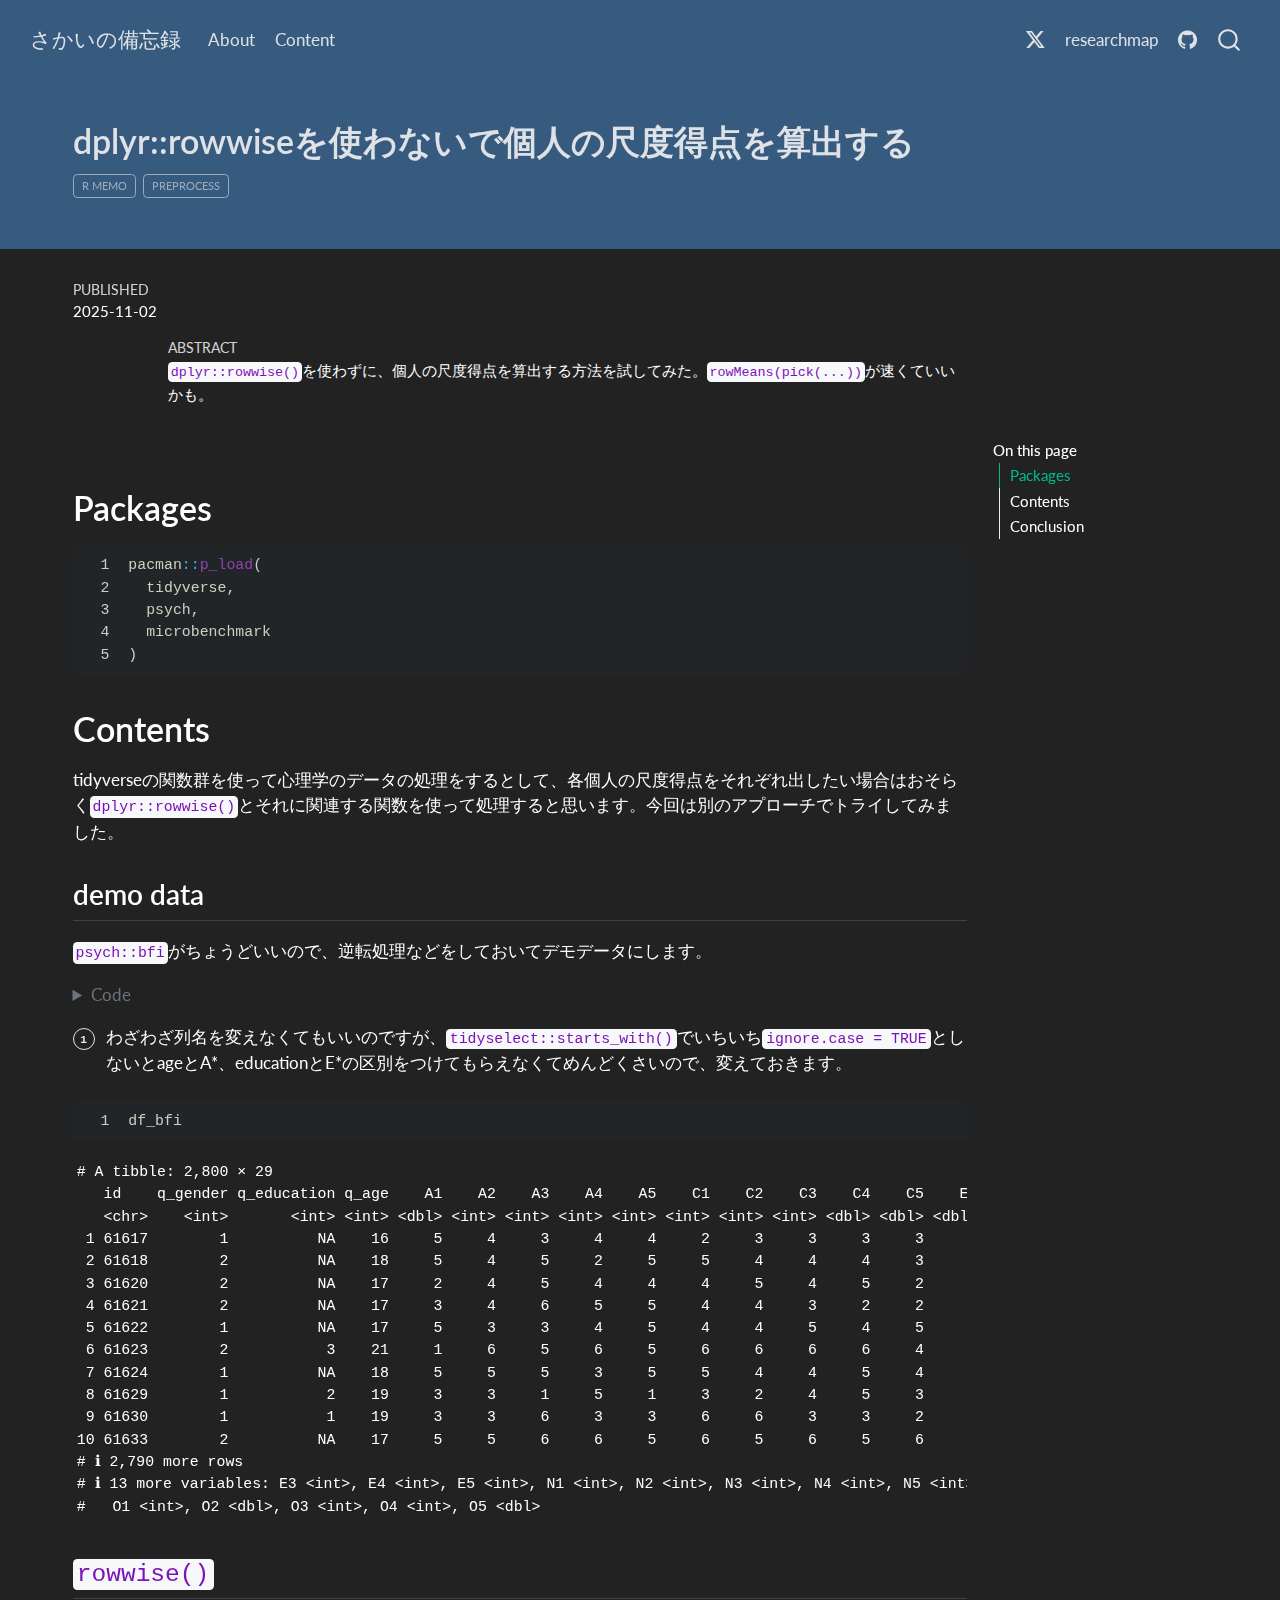
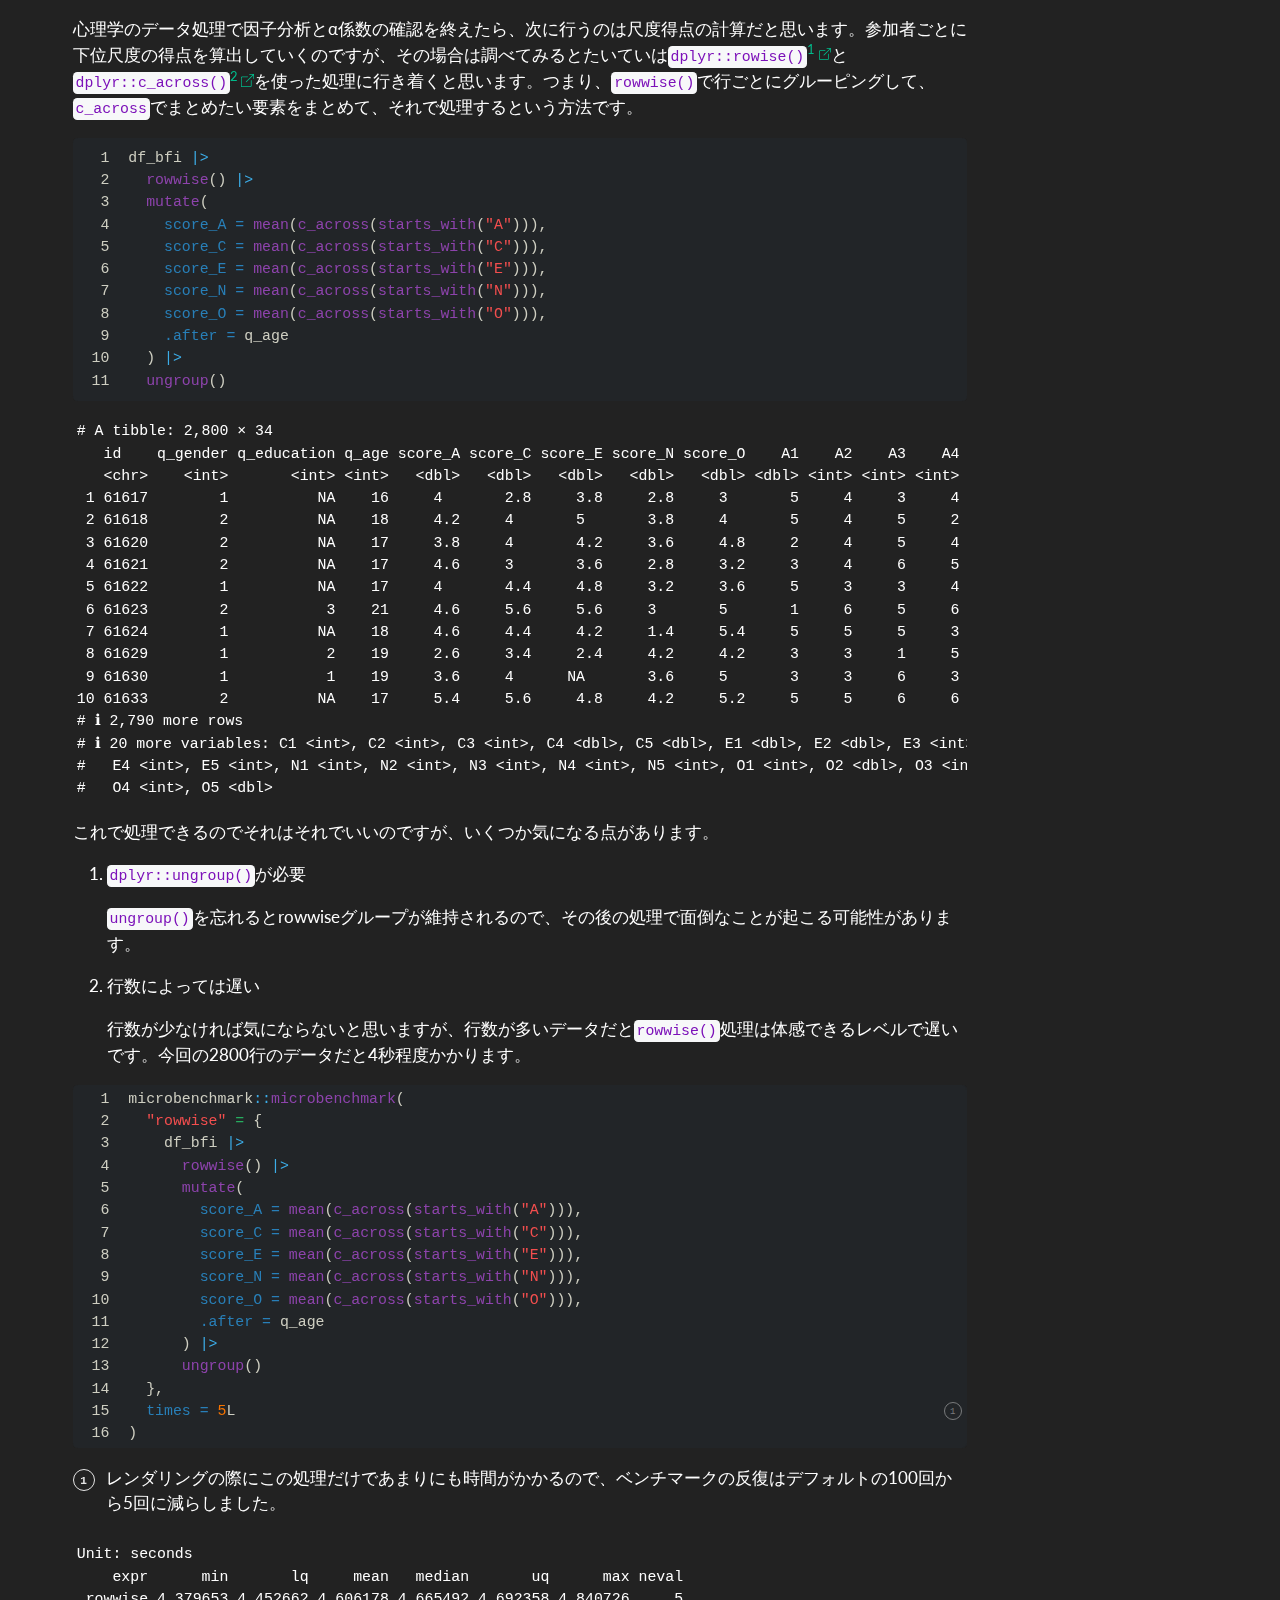
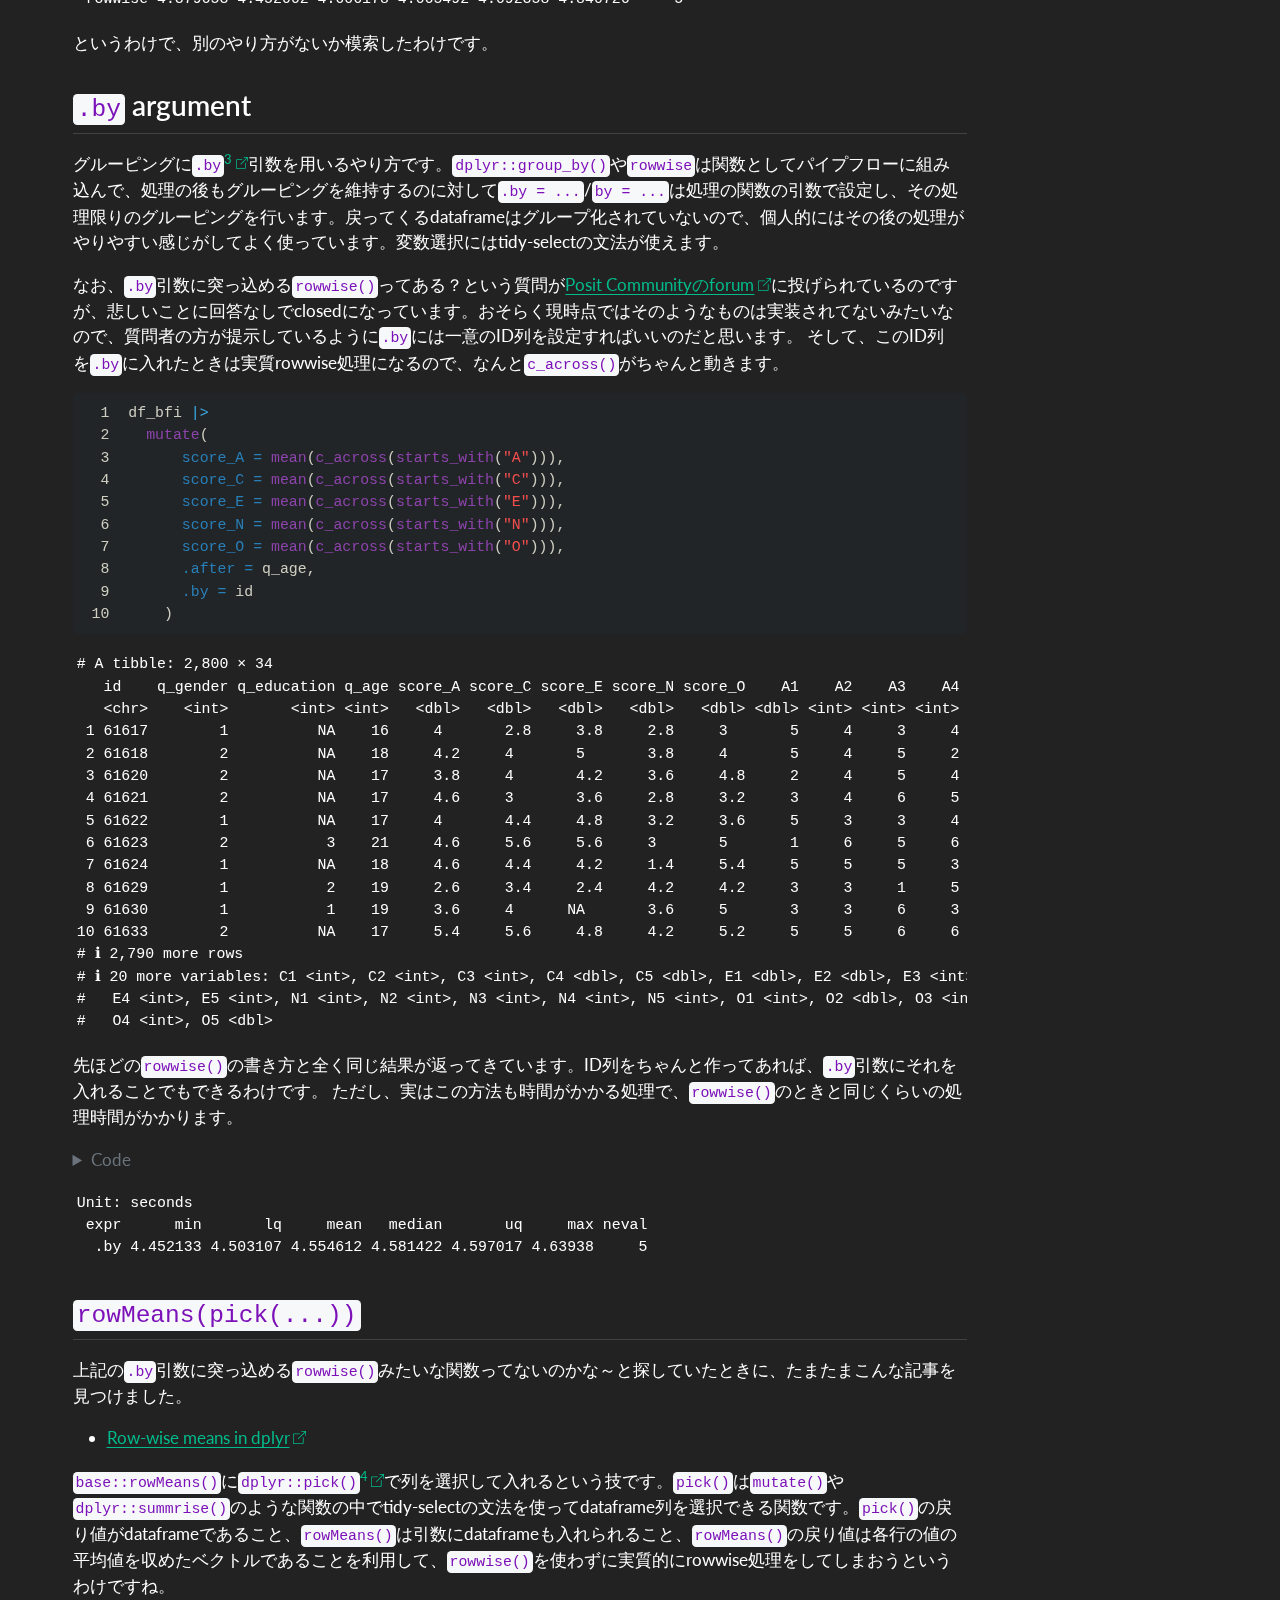
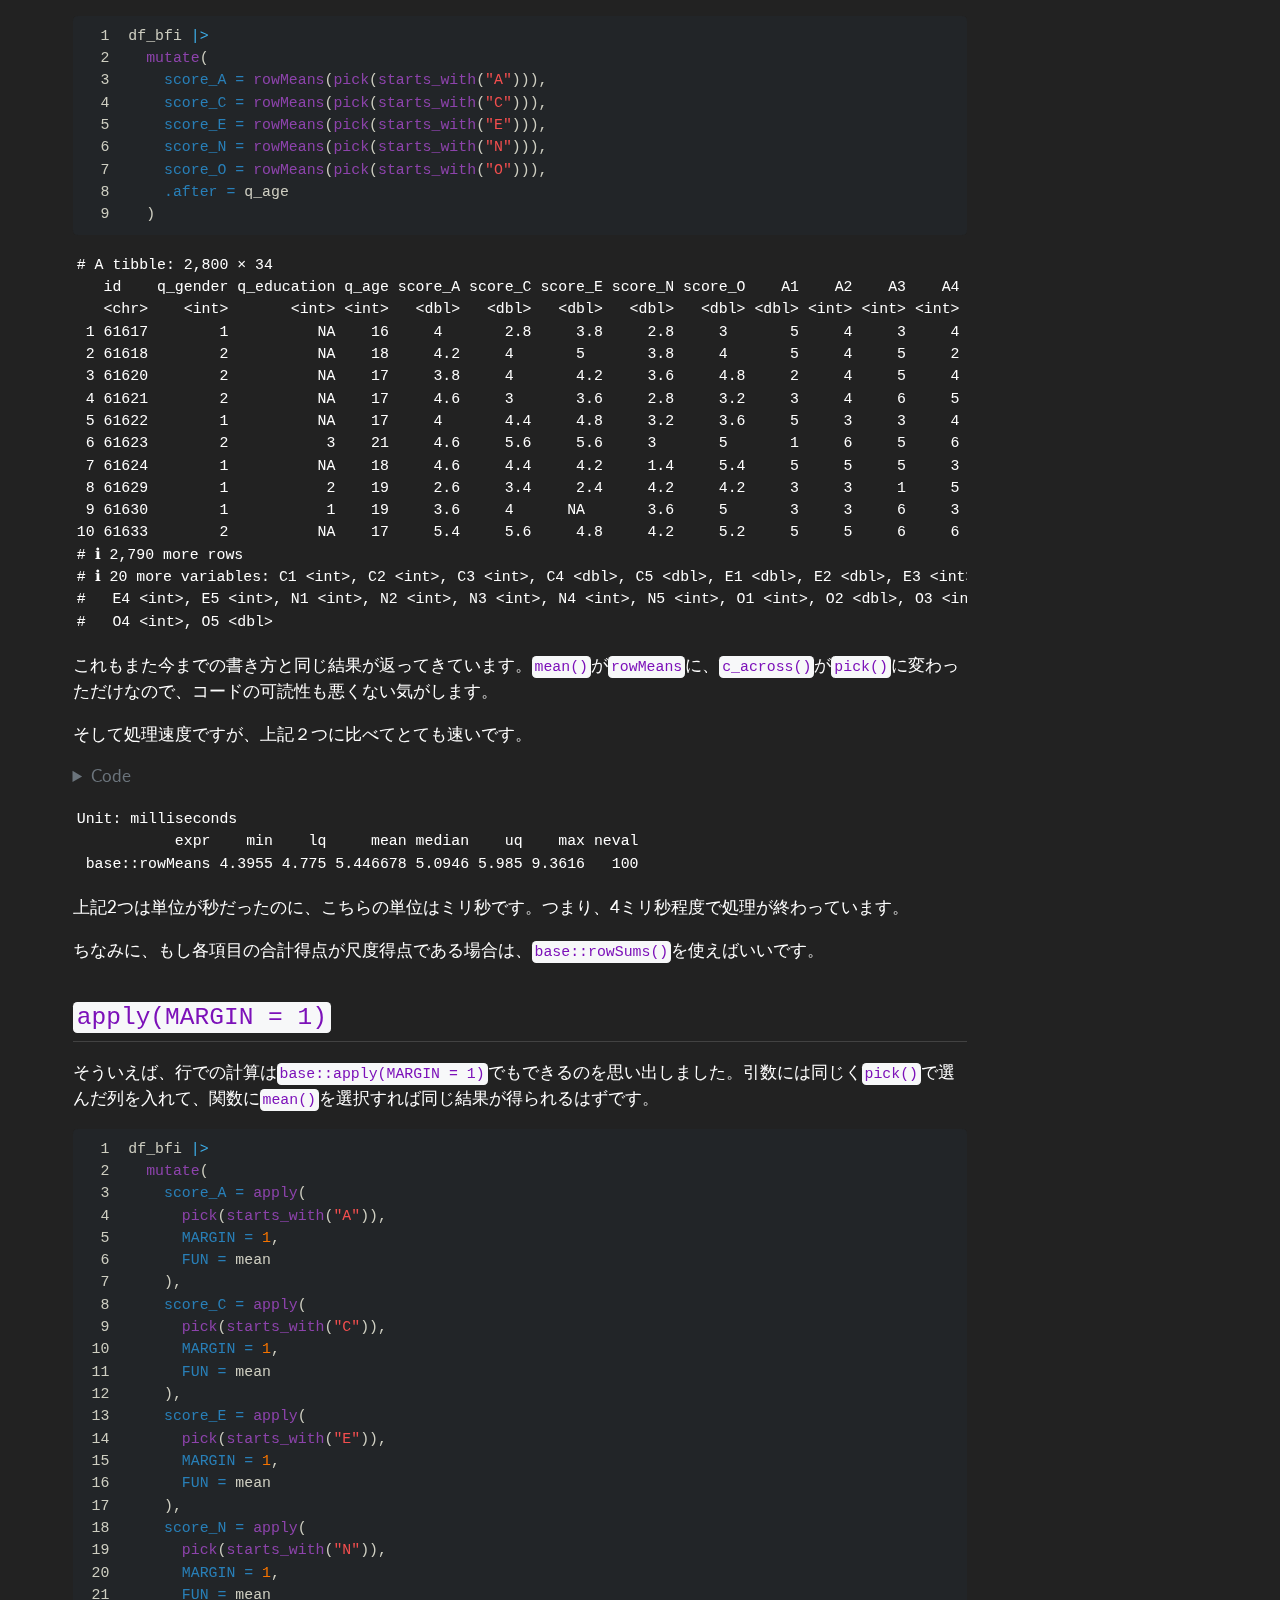
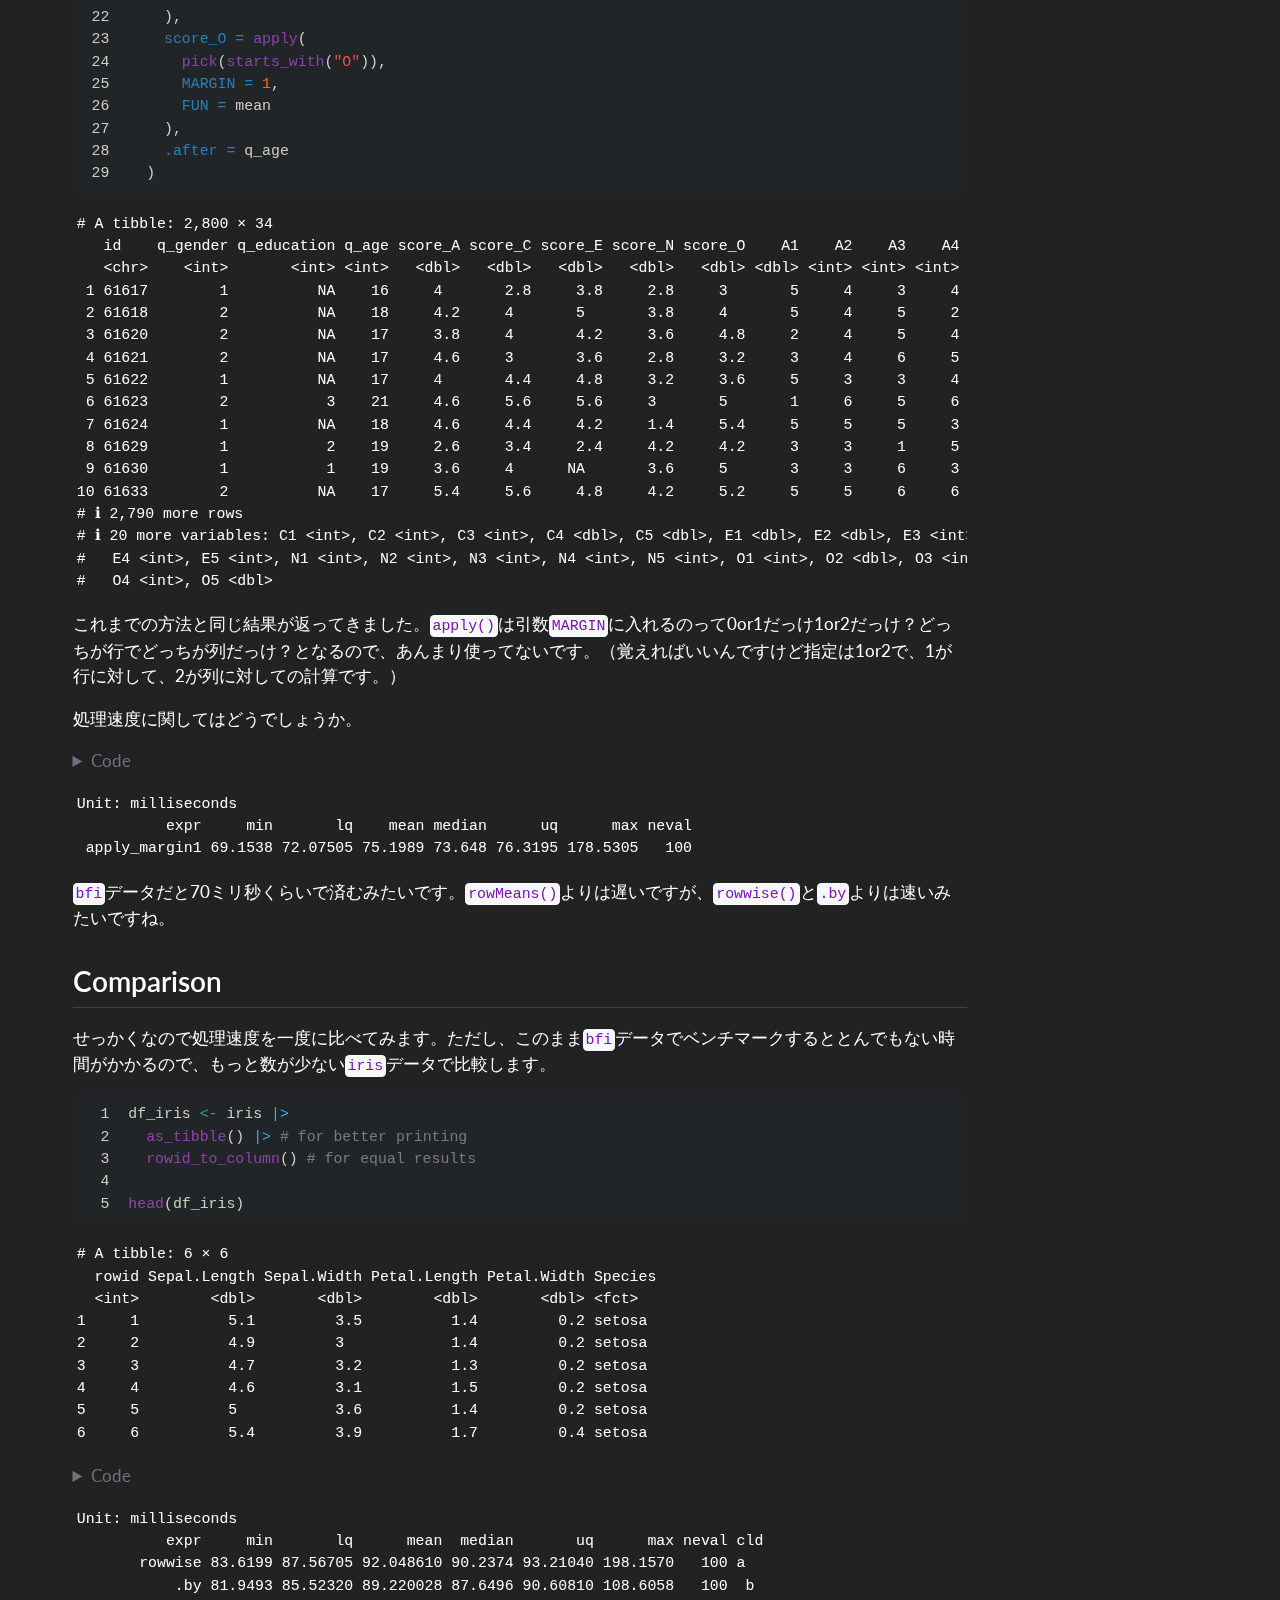
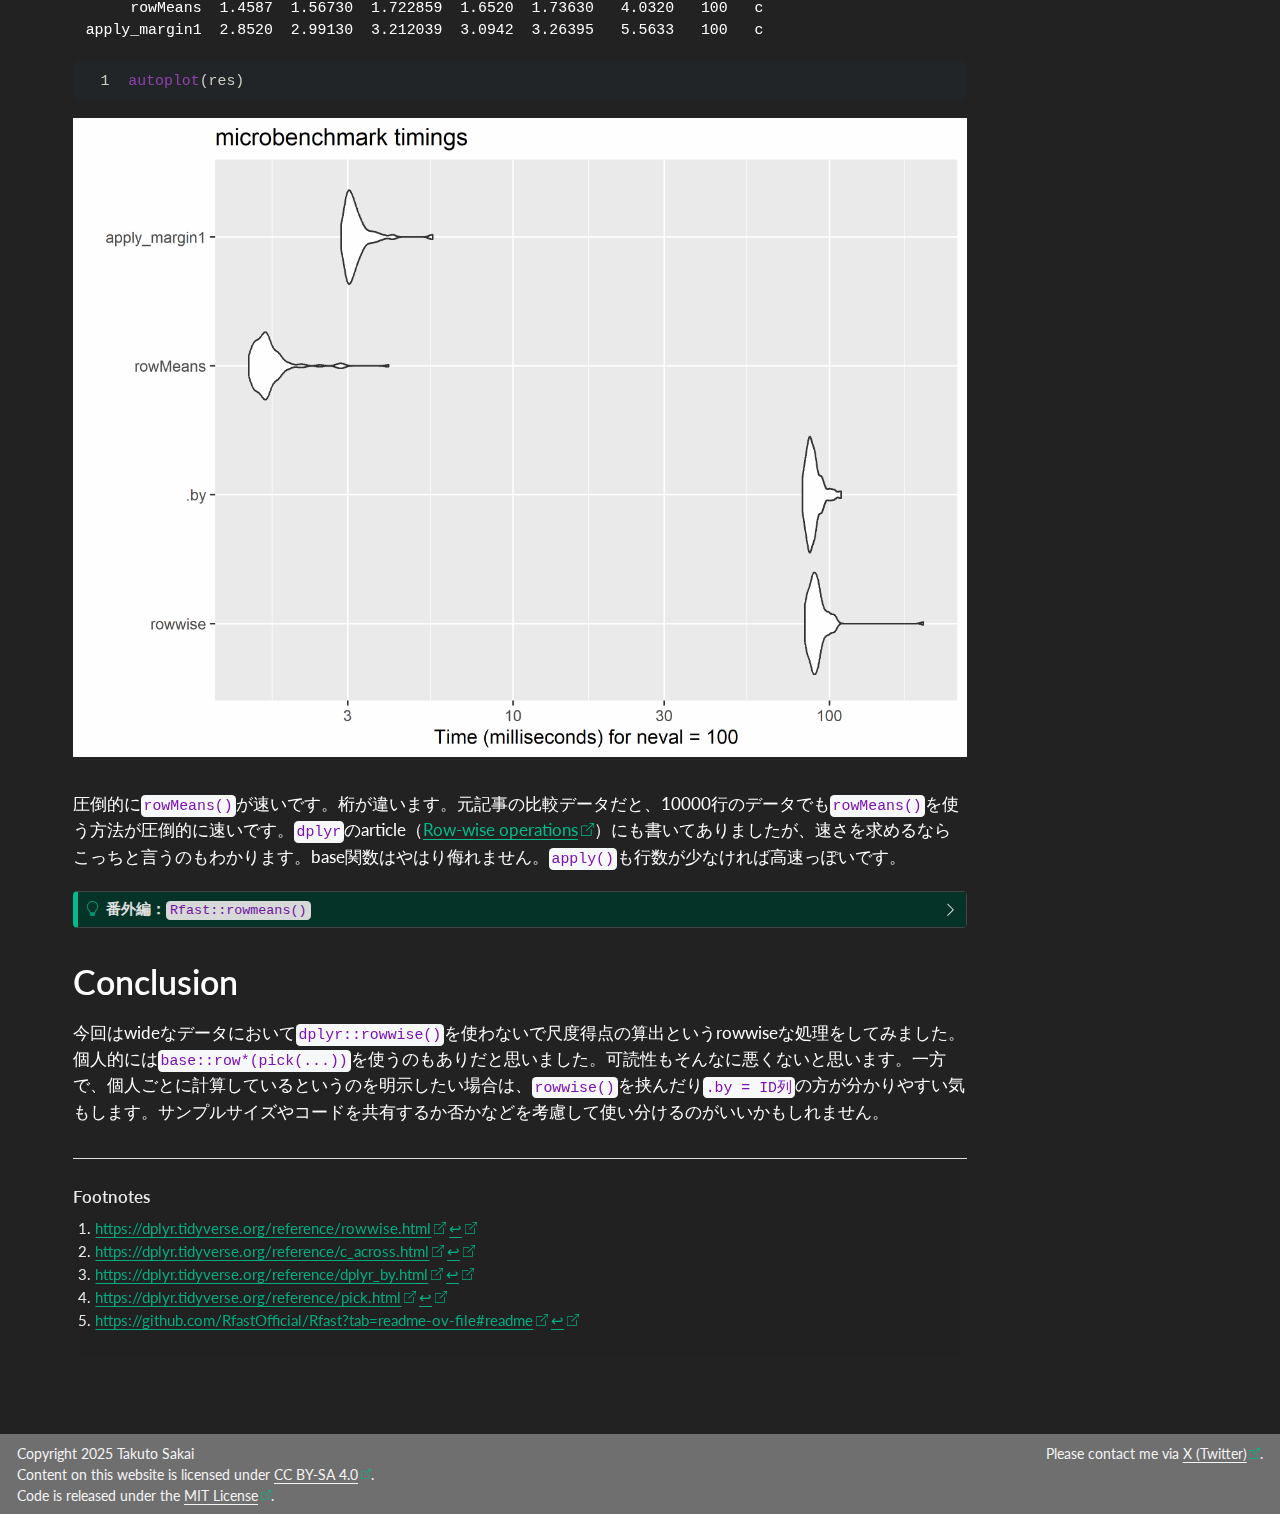
<file: website/posts/20251102_rowwise_wo_rowwise/index.html>
<!DOCTYPE html>
<html xmlns="http://www.w3.org/1999/xhtml" lang="en" xml:lang="en"><head>

<meta charset="utf-8">
<meta name="generator" content="quarto-1.7.32">

<meta name="viewport" content="width=device-width, initial-scale=1.0, user-scalable=yes">

<meta name="dcterms.date" content="2025-11-02">

<title>dplyr::rowwiseを使わないで個人の尺度得点を算出する – さかいの備忘録</title>
<style>
code{white-space: pre-wrap;}
span.smallcaps{font-variant: small-caps;}
div.columns{display: flex; gap: min(4vw, 1.5em);}
div.column{flex: auto; overflow-x: auto;}
div.hanging-indent{margin-left: 1.5em; text-indent: -1.5em;}
ul.task-list{list-style: none;}
ul.task-list li input[type="checkbox"] {
  width: 0.8em;
  margin: 0 0.8em 0.2em -1em; /* quarto-specific, see https://github.com/quarto-dev/quarto-cli/issues/4556 */ 
  vertical-align: middle;
}
/* CSS for syntax highlighting */
html { -webkit-text-size-adjust: 100%; }
pre > code.sourceCode { white-space: pre; position: relative; }
pre > code.sourceCode > span { display: inline-block; line-height: 1.25; }
pre > code.sourceCode > span:empty { height: 1.2em; }
.sourceCode { overflow: visible; }
code.sourceCode > span { color: inherit; text-decoration: inherit; }
div.sourceCode { margin: 1em 0; }
pre.sourceCode { margin: 0; }
@media screen {
div.sourceCode { overflow: auto; }
}
@media print {
pre > code.sourceCode { white-space: pre-wrap; }
pre > code.sourceCode > span { text-indent: -5em; padding-left: 5em; }
}
pre.numberSource code
  { counter-reset: source-line 0; }
pre.numberSource code > span
  { position: relative; left: -4em; counter-increment: source-line; }
pre.numberSource code > span > a:first-child::before
  { content: counter(source-line);
    position: relative; left: -1em; text-align: right; vertical-align: baseline;
    border: none; display: inline-block;
    -webkit-touch-callout: none; -webkit-user-select: none;
    -khtml-user-select: none; -moz-user-select: none;
    -ms-user-select: none; user-select: none;
    padding: 0 4px; width: 4em;
  }
pre.numberSource { margin-left: 3em;  padding-left: 4px; }
div.sourceCode
  {   }
@media screen {
pre > code.sourceCode > span > a:first-child::before { text-decoration: underline; }
}
</style>


<script src="../../site_libs/quarto-nav/quarto-nav.js"></script>
<script src="../../site_libs/quarto-nav/headroom.min.js"></script>
<script src="../../site_libs/clipboard/clipboard.min.js"></script>
<script src="../../site_libs/quarto-search/autocomplete.umd.js"></script>
<script src="../../site_libs/quarto-search/fuse.min.js"></script>
<script src="../../site_libs/quarto-search/quarto-search.js"></script>
<meta name="quarto:offset" content="../../">
<script src="../../site_libs/quarto-html/quarto.js" type="module"></script>
<script src="../../site_libs/quarto-html/tabsets/tabsets.js" type="module"></script>
<script src="../../site_libs/quarto-html/popper.min.js"></script>
<script src="../../site_libs/quarto-html/tippy.umd.min.js"></script>
<script src="../../site_libs/quarto-html/anchor.min.js"></script>
<link href="../../site_libs/quarto-html/tippy.css" rel="stylesheet">
<link href="../../site_libs/quarto-html/quarto-syntax-highlighting-dark-1c1298d4aec20b932e1c4c12e9ecd263.css" rel="stylesheet" id="quarto-text-highlighting-styles">
<script src="../../site_libs/bootstrap/bootstrap.min.js"></script>
<link href="../../site_libs/bootstrap/bootstrap-icons.css" rel="stylesheet">
<link href="../../site_libs/bootstrap/bootstrap-0bd6bd4cbde67017807ea45c3bc8f802.min.css" rel="stylesheet" append-hash="true" id="quarto-bootstrap" data-mode="dark">
<script id="quarto-search-options" type="application/json">{
  "location": "navbar",
  "copy-button": false,
  "collapse-after": 3,
  "panel-placement": "end",
  "type": "overlay",
  "limit": 50,
  "keyboard-shortcut": [
    "f",
    "/",
    "s"
  ],
  "show-item-context": false,
  "language": {
    "search-no-results-text": "No results",
    "search-matching-documents-text": "matching documents",
    "search-copy-link-title": "Copy link to search",
    "search-hide-matches-text": "Hide additional matches",
    "search-more-match-text": "more match in this document",
    "search-more-matches-text": "more matches in this document",
    "search-clear-button-title": "Clear",
    "search-text-placeholder": "",
    "search-detached-cancel-button-title": "Cancel",
    "search-submit-button-title": "Submit",
    "search-label": "Search"
  }
}</script>


<link rel="stylesheet" href="../../styles.css">
<meta property="og:title" content="dplyr::rowwiseを使わないで個人の尺度得点を算出する – さかいの備忘録">
<meta property="og:description" content="dplyr::rowwise()を使わずに、個人の尺度得点を算出する方法を試してみた。">
<meta property="og:image" content="https://tsakai-website.pages.dev/posts/20251102_rowwise_wo_rowwise/index_files/figure-html/preview-1.png">
<meta property="og:site_name" content="さかいの備忘録">
<meta property="og:image:height" content="2000">
<meta property="og:image:width" content="2800">
<meta name="twitter:title" content="dplyr::rowwiseを使わないで個人の尺度得点を算出する – さかいの備忘録">
<meta name="twitter:description" content="dplyr::rowwise()を使わずに、個人の尺度得点を算出する方法を試してみた。">
<meta name="twitter:image" content="https://tsakai-website.pages.dev/posts/20251102_rowwise_wo_rowwise/index_files/figure-html/preview-1.png">
<meta name="twitter:image-height" content="2000">
<meta name="twitter:image-width" content="2800">
<meta name="twitter:card" content="summary_large_image">
</head>

<body class="nav-fixed quarto-light">

<div id="quarto-search-results"></div>
  <header id="quarto-header" class="headroom fixed-top quarto-banner">
    <nav class="navbar navbar-expand-lg " data-bs-theme="dark">
      <div class="navbar-container container-fluid">
      <div class="navbar-brand-container mx-auto">
    <a class="navbar-brand" href="../../index.html">
    <span class="navbar-title">さかいの備忘録</span>
    </a>
  </div>
            <div id="quarto-search" class="" title="Search"></div>
          <button class="navbar-toggler" type="button" data-bs-toggle="collapse" data-bs-target="#navbarCollapse" aria-controls="navbarCollapse" role="menu" aria-expanded="false" aria-label="Toggle navigation" onclick="if (window.quartoToggleHeadroom) { window.quartoToggleHeadroom(); }">
  <span class="navbar-toggler-icon"></span>
</button>
          <div class="collapse navbar-collapse" id="navbarCollapse">
            <ul class="navbar-nav navbar-nav-scroll me-auto">
  <li class="nav-item">
    <a class="nav-link" href="../../about.html"> 
<span class="menu-text">About</span></a>
  </li>  
  <li class="nav-item">
    <a class="nav-link" href="../../content.html"> 
<span class="menu-text">Content</span></a>
  </li>  
</ul>
            <ul class="navbar-nav navbar-nav-scroll ms-auto">
  <li class="nav-item compact">
    <a class="nav-link" href="https://x.com/tsakai_psych" target="_blank"> <i class="bi bi-twitter-x" role="img">
</i> 
<span class="menu-text"></span></a>
  </li>  
  <li class="nav-item">
    <a class="nav-link" href="https://researchmap.jp/takutosakai" target="_blank"> 
<span class="menu-text">researchmap</span></a>
  </li>  
  <li class="nav-item compact">
    <a class="nav-link" href="https://github.com/tsakai-psych" target="_blank"> <i class="bi bi-github" role="img">
</i> 
<span class="menu-text"></span></a>
  </li>  
</ul>
          </div> <!-- /navcollapse -->
            <div class="quarto-navbar-tools">
</div>
      </div> <!-- /container-fluid -->
    </nav>
</header>
<!-- content -->
<header id="title-block-header" class="quarto-title-block default page-columns page-full">
  <div class="quarto-title-banner page-columns page-full">
    <div class="quarto-title column-page-left">
      <h1 class="title">dplyr::rowwiseを使わないで個人の尺度得点を算出する</h1>
                                <div class="quarto-categories">
                <div class="quarto-category">R memo</div>
                <div class="quarto-category">preprocess</div>
              </div>
                  </div>
  </div>
    
  
  <div class="quarto-title-meta column-page-left">

      
      <div>
      <div class="quarto-title-meta-heading">Published</div>
      <div class="quarto-title-meta-contents">
        <p class="date">2025-11-02</p>
      </div>
    </div>
    
      
    </div>
    
  <div>
    <div class="abstract">
      <div class="block-title">Abstract</div>
      <p><code>dplyr::rowwise()</code>を使わずに、個人の尺度得点を算出する方法を試してみた。<code>rowMeans(pick(...))</code>が速くていいかも。</p>
    </div>
  </div>
  
  </header><div id="quarto-content" class="quarto-container page-columns page-rows-contents page-layout-full page-navbar">
<!-- sidebar -->
<!-- margin-sidebar -->
    <div id="quarto-margin-sidebar" class="sidebar margin-sidebar">
        <nav id="TOC" role="doc-toc" class="toc-active">
    <h2 id="toc-title">On this page</h2>
   
  <ul>
  <li><a href="#packages" id="toc-packages" class="nav-link active" data-scroll-target="#packages">Packages</a></li>
  <li><a href="#contents" id="toc-contents" class="nav-link" data-scroll-target="#contents">Contents</a>
  <ul class="collapse">
  <li><a href="#demo-data" id="toc-demo-data" class="nav-link" data-scroll-target="#demo-data">demo data</a></li>
  <li><a href="#rowwise" id="toc-rowwise" class="nav-link" data-scroll-target="#rowwise"><code>rowwise()</code></a></li>
  <li><a href="#by-argument" id="toc-by-argument" class="nav-link" data-scroll-target="#by-argument"><code>.by</code> argument</a></li>
  <li><a href="#rowmeanspick..." id="toc-rowmeanspick..." class="nav-link" data-scroll-target="#rowmeanspick..."><code>rowMeans(pick(...))</code></a></li>
  <li><a href="#applymargin-1" id="toc-applymargin-1" class="nav-link" data-scroll-target="#applymargin-1"><code>apply(MARGIN = 1)</code></a></li>
  <li><a href="#comparison" id="toc-comparison" class="nav-link" data-scroll-target="#comparison">Comparison</a></li>
  </ul></li>
  <li><a href="#conclusion" id="toc-conclusion" class="nav-link" data-scroll-target="#conclusion">Conclusion</a></li>
  </ul>
</nav>
    </div>
<!-- main -->
<main class="content quarto-banner-title-block column-page-left" id="quarto-document-content">





<section id="packages" class="level1">
<h1>Packages</h1>
<div class="cell" data-layout-align="center">
<div class="sourceCode cell-code" id="cb1"><pre class="sourceCode numberSource r number-lines code-with-copy"><code class="sourceCode r"><span id="cb1-1"><a href="#cb1-1"></a>pacman<span class="sc">::</span><span class="fu">p_load</span>(</span>
<span id="cb1-2"><a href="#cb1-2"></a>  tidyverse,</span>
<span id="cb1-3"><a href="#cb1-3"></a>  psych,</span>
<span id="cb1-4"><a href="#cb1-4"></a>  microbenchmark</span>
<span id="cb1-5"><a href="#cb1-5"></a>)</span></code><button title="Copy to Clipboard" class="code-copy-button"><i class="bi"></i></button></pre></div>
</div>
</section>
<section id="contents" class="level1">
<h1>Contents</h1>
<p>tidyverseの関数群を使って心理学のデータの処理をするとして、各個人の尺度得点をそれぞれ出したい場合はおそらく<code>dplyr::rowwise()</code>とそれに関連する関数を使って処理すると思います。今回は別のアプローチでトライしてみました。</p>
<section id="demo-data" class="level2">
<h2 class="anchored" data-anchor-id="demo-data">demo data</h2>
<p><code>psych::bfi</code>がちょうどいいので、逆転処理などをしておいてデモデータにします。</p>
<div class="cell" data-layout-align="center">
<details class="code-fold">
<summary>Code</summary>
<div class="sourceCode cell-code" id="annotated-cell-2"><pre class="sourceCode numberSource r code-annotation-code number-lines code-with-copy code-annotated"><code class="sourceCode r"><span id="annotated-cell-2-1"><a href="#annotated-cell-2-1"></a>df_bfi <span class="ot">&lt;-</span> </span>
<span id="annotated-cell-2-2"><a href="#annotated-cell-2-2"></a>  psych<span class="sc">::</span>bfi <span class="sc">|&gt;</span></span>
<span id="annotated-cell-2-3"><a href="#annotated-cell-2-3"></a>  <span class="fu">relocate</span>(</span>
<span id="annotated-cell-2-4"><a href="#annotated-cell-2-4"></a>    gender, education, age</span>
<span id="annotated-cell-2-5"><a href="#annotated-cell-2-5"></a>  ) <span class="sc">|&gt;</span></span>
<span id="annotated-cell-2-6"><a href="#annotated-cell-2-6"></a>  <span class="fu">rownames_to_column</span>(<span class="at">var =</span> <span class="st">"id"</span>) <span class="sc">|&gt;</span></span>
<span id="annotated-cell-2-7"><a href="#annotated-cell-2-7"></a>  <span class="fu">mutate</span>(</span>
<span id="annotated-cell-2-8"><a href="#annotated-cell-2-8"></a>    <span class="fu">across</span>(</span>
<span id="annotated-cell-2-9"><a href="#annotated-cell-2-9"></a>      <span class="at">.cols =</span> <span class="fu">all_of</span>(</span>
<span id="annotated-cell-2-10"><a href="#annotated-cell-2-10"></a>        <span class="fu">unlist</span>(bfi.keys) <span class="sc">|&gt;</span></span>
<span id="annotated-cell-2-11"><a href="#annotated-cell-2-11"></a>          <span class="fu">str_subset</span>(<span class="at">pattern =</span> <span class="st">"^-"</span>) <span class="sc">|&gt;</span> <span class="co"># extract reverse item</span></span>
<span id="annotated-cell-2-12"><a href="#annotated-cell-2-12"></a>          <span class="fu">str_remove</span>(<span class="at">pattern =</span> <span class="st">"^-"</span>)</span>
<span id="annotated-cell-2-13"><a href="#annotated-cell-2-13"></a>      ),</span>
<span id="annotated-cell-2-14"><a href="#annotated-cell-2-14"></a>      <span class="at">.fns =</span> \(x) {<span class="dv">7</span> <span class="sc">-</span> x} <span class="co"># six point scale, so subtract from seven.</span></span>
<span id="annotated-cell-2-15"><a href="#annotated-cell-2-15"></a>    )</span>
<span id="annotated-cell-2-16"><a href="#annotated-cell-2-16"></a>  ) <span class="sc">|&gt;</span></span>
<a class="code-annotation-anchor" data-target-cell="annotated-cell-2" data-target-annotation="1" onclick="event.preventDefault();">1</a><span id="annotated-cell-2-17" class="code-annotation-target"><a href="#annotated-cell-2-17"></a>  <span class="fu">rename</span>(</span>
<span id="annotated-cell-2-18"><a href="#annotated-cell-2-18"></a>    <span class="at">q_education =</span> education,</span>
<span id="annotated-cell-2-19"><a href="#annotated-cell-2-19"></a>    <span class="at">q_age =</span> age,</span>
<span id="annotated-cell-2-20"><a href="#annotated-cell-2-20"></a>    <span class="at">q_gender =</span> gender</span>
<span id="annotated-cell-2-21"><a href="#annotated-cell-2-21"></a>  ) <span class="sc">|&gt;</span></span>
<span id="annotated-cell-2-22"><a href="#annotated-cell-2-22"></a>  <span class="fu">as_tibble</span>() <span class="co"># for better printing</span></span><div class="code-annotation-gutter-bg"></div><div class="code-annotation-gutter"></div></code><button title="Copy to Clipboard" class="code-copy-button"><i class="bi"></i></button></pre></div>
</details>
<div class="cell-annotation">
<dl class="code-annotation-container-grid">
<dt data-target-cell="annotated-cell-2" data-target-annotation="1">1</dt>
<dd>
<span data-code-cell="annotated-cell-2" data-code-lines="17,18,19,20,21" data-code-annotation="1">わざわざ列名を変えなくてもいいのですが、<code>tidyselect::starts_with()</code>でいちいち<code>ignore.case = TRUE</code>としないとageとA*、educationとE*の区別をつけてもらえなくてめんどくさいので、変えておきます。</span>
</dd>
</dl>
</div>
</div>
<div class="cell" data-layout-align="center">
<div class="sourceCode cell-code" id="cb2"><pre class="sourceCode numberSource r number-lines code-with-copy"><code class="sourceCode r"><span id="cb2-1"><a href="#cb2-1"></a>df_bfi</span></code><button title="Copy to Clipboard" class="code-copy-button"><i class="bi"></i></button></pre></div>
<div class="cell-output cell-output-stdout">
<pre><code># A tibble: 2,800 × 29
   id    q_gender q_education q_age    A1    A2    A3    A4    A5    C1    C2    C3    C4    C5    E1    E2
   &lt;chr&gt;    &lt;int&gt;       &lt;int&gt; &lt;int&gt; &lt;dbl&gt; &lt;int&gt; &lt;int&gt; &lt;int&gt; &lt;int&gt; &lt;int&gt; &lt;int&gt; &lt;int&gt; &lt;dbl&gt; &lt;dbl&gt; &lt;dbl&gt; &lt;dbl&gt;
 1 61617        1          NA    16     5     4     3     4     4     2     3     3     3     3     4     4
 2 61618        2          NA    18     5     4     5     2     5     5     4     4     4     3     6     6
 3 61620        2          NA    17     2     4     5     4     4     4     5     4     5     2     5     3
 4 61621        2          NA    17     3     4     6     5     5     4     4     3     2     2     2     4
 5 61622        1          NA    17     5     3     3     4     5     4     4     5     4     5     5     5
 6 61623        2           3    21     1     6     5     6     5     6     6     6     6     4     5     6
 7 61624        1          NA    18     5     5     5     3     5     5     4     4     5     4     3     4
 8 61629        1           2    19     3     3     1     5     1     3     2     4     5     3     4     1
 9 61630        1           1    19     3     3     6     3     3     6     6     3     3     2     2     4
10 61633        2          NA    17     5     5     6     6     5     6     5     6     5     6     5     5
# ℹ 2,790 more rows
# ℹ 13 more variables: E3 &lt;int&gt;, E4 &lt;int&gt;, E5 &lt;int&gt;, N1 &lt;int&gt;, N2 &lt;int&gt;, N3 &lt;int&gt;, N4 &lt;int&gt;, N5 &lt;int&gt;,
#   O1 &lt;int&gt;, O2 &lt;dbl&gt;, O3 &lt;int&gt;, O4 &lt;int&gt;, O5 &lt;dbl&gt;</code></pre>
</div>
</div>
</section>
<section id="rowwise" class="level2">
<h2 class="anchored" data-anchor-id="rowwise"><code>rowwise()</code></h2>
<p>心理学のデータ処理で因子分析とα係数の確認を終えたら、次に行うのは尺度得点の計算だと思います。参加者ごとに下位尺度の得点を算出していくのですが、その場合は調べてみるとたいていは<code>dplyr::rowise()</code><a href="#fn1" class="footnote-ref" id="fnref1" role="doc-noteref"><sup>1</sup></a>と<code>dplyr::c_across()</code><a href="#fn2" class="footnote-ref" id="fnref2" role="doc-noteref"><sup>2</sup></a>を使った処理に行き着くと思います。つまり、<code>rowwise()</code>で行ごとにグルーピングして、<code>c_across</code>でまとめたい要素をまとめて、それで処理するという方法です。</p>
<div class="cell" data-layout-align="center">
<div class="sourceCode cell-code" id="cb4"><pre class="sourceCode numberSource r number-lines code-with-copy"><code class="sourceCode r"><span id="cb4-1"><a href="#cb4-1"></a>df_bfi <span class="sc">|&gt;</span></span>
<span id="cb4-2"><a href="#cb4-2"></a>  <span class="fu">rowwise</span>() <span class="sc">|&gt;</span></span>
<span id="cb4-3"><a href="#cb4-3"></a>  <span class="fu">mutate</span>(</span>
<span id="cb4-4"><a href="#cb4-4"></a>    <span class="at">score_A =</span> <span class="fu">mean</span>(<span class="fu">c_across</span>(<span class="fu">starts_with</span>(<span class="st">"A"</span>))),</span>
<span id="cb4-5"><a href="#cb4-5"></a>    <span class="at">score_C =</span> <span class="fu">mean</span>(<span class="fu">c_across</span>(<span class="fu">starts_with</span>(<span class="st">"C"</span>))),</span>
<span id="cb4-6"><a href="#cb4-6"></a>    <span class="at">score_E =</span> <span class="fu">mean</span>(<span class="fu">c_across</span>(<span class="fu">starts_with</span>(<span class="st">"E"</span>))),</span>
<span id="cb4-7"><a href="#cb4-7"></a>    <span class="at">score_N =</span> <span class="fu">mean</span>(<span class="fu">c_across</span>(<span class="fu">starts_with</span>(<span class="st">"N"</span>))),</span>
<span id="cb4-8"><a href="#cb4-8"></a>    <span class="at">score_O =</span> <span class="fu">mean</span>(<span class="fu">c_across</span>(<span class="fu">starts_with</span>(<span class="st">"O"</span>))),</span>
<span id="cb4-9"><a href="#cb4-9"></a>    <span class="at">.after =</span> q_age</span>
<span id="cb4-10"><a href="#cb4-10"></a>  ) <span class="sc">|&gt;</span></span>
<span id="cb4-11"><a href="#cb4-11"></a>  <span class="fu">ungroup</span>()</span></code><button title="Copy to Clipboard" class="code-copy-button"><i class="bi"></i></button></pre></div>
<div class="cell-output cell-output-stdout">
<pre><code># A tibble: 2,800 × 34
   id    q_gender q_education q_age score_A score_C score_E score_N score_O    A1    A2    A3    A4    A5
   &lt;chr&gt;    &lt;int&gt;       &lt;int&gt; &lt;int&gt;   &lt;dbl&gt;   &lt;dbl&gt;   &lt;dbl&gt;   &lt;dbl&gt;   &lt;dbl&gt; &lt;dbl&gt; &lt;int&gt; &lt;int&gt; &lt;int&gt; &lt;int&gt;
 1 61617        1          NA    16     4       2.8     3.8     2.8     3       5     4     3     4     4
 2 61618        2          NA    18     4.2     4       5       3.8     4       5     4     5     2     5
 3 61620        2          NA    17     3.8     4       4.2     3.6     4.8     2     4     5     4     4
 4 61621        2          NA    17     4.6     3       3.6     2.8     3.2     3     4     6     5     5
 5 61622        1          NA    17     4       4.4     4.8     3.2     3.6     5     3     3     4     5
 6 61623        2           3    21     4.6     5.6     5.6     3       5       1     6     5     6     5
 7 61624        1          NA    18     4.6     4.4     4.2     1.4     5.4     5     5     5     3     5
 8 61629        1           2    19     2.6     3.4     2.4     4.2     4.2     3     3     1     5     1
 9 61630        1           1    19     3.6     4      NA       3.6     5       3     3     6     3     3
10 61633        2          NA    17     5.4     5.6     4.8     4.2     5.2     5     5     6     6     5
# ℹ 2,790 more rows
# ℹ 20 more variables: C1 &lt;int&gt;, C2 &lt;int&gt;, C3 &lt;int&gt;, C4 &lt;dbl&gt;, C5 &lt;dbl&gt;, E1 &lt;dbl&gt;, E2 &lt;dbl&gt;, E3 &lt;int&gt;,
#   E4 &lt;int&gt;, E5 &lt;int&gt;, N1 &lt;int&gt;, N2 &lt;int&gt;, N3 &lt;int&gt;, N4 &lt;int&gt;, N5 &lt;int&gt;, O1 &lt;int&gt;, O2 &lt;dbl&gt;, O3 &lt;int&gt;,
#   O4 &lt;int&gt;, O5 &lt;dbl&gt;</code></pre>
</div>
</div>
<p>これで処理できるのでそれはそれでいいのですが、いくつか気になる点があります。</p>
<ol type="1">
<li><p><code>dplyr::ungroup()</code>が必要</p>
<p><code>ungroup()</code>を忘れるとrowwiseグループが維持されるので、その後の処理で面倒なことが起こる可能性があります。</p></li>
<li><p>行数によっては遅い</p>
<p>行数が少なければ気にならないと思いますが、行数が多いデータだと<code>rowwise()</code>処理は体感できるレベルで遅いです。今回の2800行のデータだと4秒程度かかります。</p></li>
</ol>
<div class="cell" data-layout-align="center">
<div class="sourceCode cell-code" id="annotated-cell-5"><pre class="sourceCode numberSource r code-annotation-code number-lines code-with-copy code-annotated"><code class="sourceCode r"><span id="annotated-cell-5-1"><a href="#annotated-cell-5-1"></a>microbenchmark<span class="sc">::</span><span class="fu">microbenchmark</span>(</span>
<span id="annotated-cell-5-2"><a href="#annotated-cell-5-2"></a>  <span class="st">"rowwise"</span> <span class="ot">=</span> {</span>
<span id="annotated-cell-5-3"><a href="#annotated-cell-5-3"></a>    df_bfi <span class="sc">|&gt;</span></span>
<span id="annotated-cell-5-4"><a href="#annotated-cell-5-4"></a>      <span class="fu">rowwise</span>() <span class="sc">|&gt;</span></span>
<span id="annotated-cell-5-5"><a href="#annotated-cell-5-5"></a>      <span class="fu">mutate</span>(</span>
<span id="annotated-cell-5-6"><a href="#annotated-cell-5-6"></a>        <span class="at">score_A =</span> <span class="fu">mean</span>(<span class="fu">c_across</span>(<span class="fu">starts_with</span>(<span class="st">"A"</span>))),</span>
<span id="annotated-cell-5-7"><a href="#annotated-cell-5-7"></a>        <span class="at">score_C =</span> <span class="fu">mean</span>(<span class="fu">c_across</span>(<span class="fu">starts_with</span>(<span class="st">"C"</span>))),</span>
<span id="annotated-cell-5-8"><a href="#annotated-cell-5-8"></a>        <span class="at">score_E =</span> <span class="fu">mean</span>(<span class="fu">c_across</span>(<span class="fu">starts_with</span>(<span class="st">"E"</span>))),</span>
<span id="annotated-cell-5-9"><a href="#annotated-cell-5-9"></a>        <span class="at">score_N =</span> <span class="fu">mean</span>(<span class="fu">c_across</span>(<span class="fu">starts_with</span>(<span class="st">"N"</span>))),</span>
<span id="annotated-cell-5-10"><a href="#annotated-cell-5-10"></a>        <span class="at">score_O =</span> <span class="fu">mean</span>(<span class="fu">c_across</span>(<span class="fu">starts_with</span>(<span class="st">"O"</span>))),</span>
<span id="annotated-cell-5-11"><a href="#annotated-cell-5-11"></a>        <span class="at">.after =</span> q_age</span>
<span id="annotated-cell-5-12"><a href="#annotated-cell-5-12"></a>      ) <span class="sc">|&gt;</span></span>
<span id="annotated-cell-5-13"><a href="#annotated-cell-5-13"></a>      <span class="fu">ungroup</span>()</span>
<span id="annotated-cell-5-14"><a href="#annotated-cell-5-14"></a>  },</span>
<a class="code-annotation-anchor" data-target-cell="annotated-cell-5" data-target-annotation="1" onclick="event.preventDefault();">1</a><span id="annotated-cell-5-15" class="code-annotation-target"><a href="#annotated-cell-5-15"></a>  <span class="at">times =</span> <span class="dv">5</span>L</span>
<span id="annotated-cell-5-16"><a href="#annotated-cell-5-16"></a>)</span><div class="code-annotation-gutter-bg"></div><div class="code-annotation-gutter"></div></code><button title="Copy to Clipboard" class="code-copy-button"><i class="bi"></i></button></pre></div>
<div class="cell-annotation">
<dl class="code-annotation-container-grid">
<dt data-target-cell="annotated-cell-5" data-target-annotation="1">1</dt>
<dd>
<span data-code-cell="annotated-cell-5" data-code-lines="15" data-code-annotation="1">レンダリングの際にこの処理だけであまりにも時間がかかるので、ベンチマークの反復はデフォルトの100回から5回に減らしました。</span>
</dd>
</dl>
</div>
<div class="cell-output cell-output-stdout">
<pre><code>Unit: seconds
    expr      min       lq     mean   median       uq      max neval
 rowwise 4.379653 4.452662 4.606178 4.665492 4.692358 4.840726     5</code></pre>
</div>
</div>
<p>というわけで、別のやり方がないか模索したわけです。</p>
</section>
<section id="by-argument" class="level2">
<h2 class="anchored" data-anchor-id="by-argument"><code>.by</code> argument</h2>
<p>グルーピングに<code>.by</code><a href="#fn3" class="footnote-ref" id="fnref3" role="doc-noteref"><sup>3</sup></a>引数を用いるやり方です。<code>dplyr::group_by()</code>や<code>rowwise</code>は関数としてパイプフローに組み込んで、処理の後もグルーピングを維持するのに対して<code>.by = ...</code>/<code>by = ...</code>は処理の関数の引数で設定し、その処理限りのグルーピングを行います。戻ってくるdataframeはグループ化されていないので、個人的にはその後の処理がやりやすい感じがしてよく使っています。変数選択にはtidy-selectの文法が使えます。</p>
<p>なお、<code>.by</code>引数に突っ込める<code>rowwise()</code>ってある？という質問が<a href="https://forum.posit.co/t/whats-a-good-way-to-replicate-rowwise-within-the-by-argument-of-mutate/168538">Posit Communityのforum</a>に投げられているのですが、悲しいことに回答なしでclosedになっています。おそらく現時点ではそのようなものは実装されてないみたいなので、質問者の方が提示しているように<code>.by</code>には一意のID列を設定すればいいのだと思います。 そして、このID列を<code>.by</code>に入れたときは実質rowwise処理になるので、なんと<code>c_across()</code>がちゃんと動きます。</p>
<div class="cell" data-layout-align="center">
<div class="sourceCode cell-code" id="cb7"><pre class="sourceCode numberSource r number-lines code-with-copy"><code class="sourceCode r"><span id="cb7-1"><a href="#cb7-1"></a>df_bfi <span class="sc">|&gt;</span></span>
<span id="cb7-2"><a href="#cb7-2"></a>  <span class="fu">mutate</span>(</span>
<span id="cb7-3"><a href="#cb7-3"></a>      <span class="at">score_A =</span> <span class="fu">mean</span>(<span class="fu">c_across</span>(<span class="fu">starts_with</span>(<span class="st">"A"</span>))),</span>
<span id="cb7-4"><a href="#cb7-4"></a>      <span class="at">score_C =</span> <span class="fu">mean</span>(<span class="fu">c_across</span>(<span class="fu">starts_with</span>(<span class="st">"C"</span>))),</span>
<span id="cb7-5"><a href="#cb7-5"></a>      <span class="at">score_E =</span> <span class="fu">mean</span>(<span class="fu">c_across</span>(<span class="fu">starts_with</span>(<span class="st">"E"</span>))),</span>
<span id="cb7-6"><a href="#cb7-6"></a>      <span class="at">score_N =</span> <span class="fu">mean</span>(<span class="fu">c_across</span>(<span class="fu">starts_with</span>(<span class="st">"N"</span>))),</span>
<span id="cb7-7"><a href="#cb7-7"></a>      <span class="at">score_O =</span> <span class="fu">mean</span>(<span class="fu">c_across</span>(<span class="fu">starts_with</span>(<span class="st">"O"</span>))),</span>
<span id="cb7-8"><a href="#cb7-8"></a>      <span class="at">.after =</span> q_age,</span>
<span id="cb7-9"><a href="#cb7-9"></a>      <span class="at">.by =</span> id</span>
<span id="cb7-10"><a href="#cb7-10"></a>    )</span></code><button title="Copy to Clipboard" class="code-copy-button"><i class="bi"></i></button></pre></div>
<div class="cell-output cell-output-stdout">
<pre><code># A tibble: 2,800 × 34
   id    q_gender q_education q_age score_A score_C score_E score_N score_O    A1    A2    A3    A4    A5
   &lt;chr&gt;    &lt;int&gt;       &lt;int&gt; &lt;int&gt;   &lt;dbl&gt;   &lt;dbl&gt;   &lt;dbl&gt;   &lt;dbl&gt;   &lt;dbl&gt; &lt;dbl&gt; &lt;int&gt; &lt;int&gt; &lt;int&gt; &lt;int&gt;
 1 61617        1          NA    16     4       2.8     3.8     2.8     3       5     4     3     4     4
 2 61618        2          NA    18     4.2     4       5       3.8     4       5     4     5     2     5
 3 61620        2          NA    17     3.8     4       4.2     3.6     4.8     2     4     5     4     4
 4 61621        2          NA    17     4.6     3       3.6     2.8     3.2     3     4     6     5     5
 5 61622        1          NA    17     4       4.4     4.8     3.2     3.6     5     3     3     4     5
 6 61623        2           3    21     4.6     5.6     5.6     3       5       1     6     5     6     5
 7 61624        1          NA    18     4.6     4.4     4.2     1.4     5.4     5     5     5     3     5
 8 61629        1           2    19     2.6     3.4     2.4     4.2     4.2     3     3     1     5     1
 9 61630        1           1    19     3.6     4      NA       3.6     5       3     3     6     3     3
10 61633        2          NA    17     5.4     5.6     4.8     4.2     5.2     5     5     6     6     5
# ℹ 2,790 more rows
# ℹ 20 more variables: C1 &lt;int&gt;, C2 &lt;int&gt;, C3 &lt;int&gt;, C4 &lt;dbl&gt;, C5 &lt;dbl&gt;, E1 &lt;dbl&gt;, E2 &lt;dbl&gt;, E3 &lt;int&gt;,
#   E4 &lt;int&gt;, E5 &lt;int&gt;, N1 &lt;int&gt;, N2 &lt;int&gt;, N3 &lt;int&gt;, N4 &lt;int&gt;, N5 &lt;int&gt;, O1 &lt;int&gt;, O2 &lt;dbl&gt;, O3 &lt;int&gt;,
#   O4 &lt;int&gt;, O5 &lt;dbl&gt;</code></pre>
</div>
</div>
<p>先ほどの<code>rowwise()</code>の書き方と全く同じ結果が返ってきています。ID列をちゃんと作ってあれば、<code>.by</code>引数にそれを入れることでもできるわけです。 ただし、実はこの方法も時間がかかる処理で、<code>rowwise()</code>のときと同じくらいの処理時間がかかります。</p>
<div class="cell" data-layout-align="center">
<details class="code-fold">
<summary>Code</summary>
<div class="sourceCode cell-code" id="cb9"><pre class="sourceCode numberSource r number-lines code-with-copy"><code class="sourceCode r"><span id="cb9-1"><a href="#cb9-1"></a>microbenchmark<span class="sc">::</span><span class="fu">microbenchmark</span>(</span>
<span id="cb9-2"><a href="#cb9-2"></a>  <span class="st">".by"</span> <span class="ot">=</span> {</span>
<span id="cb9-3"><a href="#cb9-3"></a>    df_bfi <span class="sc">|&gt;</span></span>
<span id="cb9-4"><a href="#cb9-4"></a>      <span class="fu">mutate</span>(</span>
<span id="cb9-5"><a href="#cb9-5"></a>        <span class="at">score_A =</span> <span class="fu">mean</span>(<span class="fu">c_across</span>(<span class="fu">starts_with</span>(<span class="st">"A"</span>))),</span>
<span id="cb9-6"><a href="#cb9-6"></a>        <span class="at">score_C =</span> <span class="fu">mean</span>(<span class="fu">c_across</span>(<span class="fu">starts_with</span>(<span class="st">"C"</span>))),</span>
<span id="cb9-7"><a href="#cb9-7"></a>        <span class="at">score_E =</span> <span class="fu">mean</span>(<span class="fu">c_across</span>(<span class="fu">starts_with</span>(<span class="st">"E"</span>))),</span>
<span id="cb9-8"><a href="#cb9-8"></a>        <span class="at">score_N =</span> <span class="fu">mean</span>(<span class="fu">c_across</span>(<span class="fu">starts_with</span>(<span class="st">"N"</span>))),</span>
<span id="cb9-9"><a href="#cb9-9"></a>        <span class="at">score_O =</span> <span class="fu">mean</span>(<span class="fu">c_across</span>(<span class="fu">starts_with</span>(<span class="st">"O"</span>))),</span>
<span id="cb9-10"><a href="#cb9-10"></a>        <span class="at">.after =</span> q_age,</span>
<span id="cb9-11"><a href="#cb9-11"></a>        <span class="at">.by =</span> id</span>
<span id="cb9-12"><a href="#cb9-12"></a>      )</span>
<span id="cb9-13"><a href="#cb9-13"></a>  },</span>
<span id="cb9-14"><a href="#cb9-14"></a>  <span class="at">times =</span> <span class="dv">5</span>L <span class="co"># for saving time</span></span>
<span id="cb9-15"><a href="#cb9-15"></a>)</span></code><button title="Copy to Clipboard" class="code-copy-button"><i class="bi"></i></button></pre></div>
</details>
<div class="cell-output cell-output-stdout">
<pre><code>Unit: seconds
 expr      min       lq     mean   median       uq     max neval
  .by 4.452133 4.503107 4.554612 4.581422 4.597017 4.63938     5</code></pre>
</div>
</div>
</section>
<section id="rowmeanspick..." class="level2">
<h2 class="anchored" data-anchor-id="rowmeanspick..."><code>rowMeans(pick(...))</code></h2>
<p>上記の<code>.by</code>引数に突っ込める<code>rowwise()</code>みたいな関数ってないのかな～と探していたときに、たまたまこんな記事を見つけました。</p>
<ul>
<li><a href="https://affcom.ku.edu/posts/rowwise2023/">Row-wise means in dplyr</a></li>
</ul>
<p><code>base::rowMeans()</code>に<code>dplyr::pick()</code><a href="#fn4" class="footnote-ref" id="fnref4" role="doc-noteref"><sup>4</sup></a>で列を選択して入れるという技です。<code>pick()</code>は<code>mutate()</code>や<code>dplyr::summrise()</code>のような関数の中でtidy-selectの文法を使ってdataframe列を選択できる関数です。<code>pick()</code>の戻り値がdataframeであること、<code>rowMeans()</code>は引数にdataframeも入れられること、<code>rowMeans()</code>の戻り値は各行の値の平均値を収めたベクトルであることを利用して、<code>rowwise()</code>を使わずに実質的にrowwise処理をしてしまおうというわけですね。</p>
<div class="cell" data-layout-align="center">
<div class="sourceCode cell-code" id="cb11"><pre class="sourceCode numberSource r number-lines code-with-copy"><code class="sourceCode r"><span id="cb11-1"><a href="#cb11-1"></a>df_bfi <span class="sc">|&gt;</span></span>
<span id="cb11-2"><a href="#cb11-2"></a>  <span class="fu">mutate</span>(</span>
<span id="cb11-3"><a href="#cb11-3"></a>    <span class="at">score_A =</span> <span class="fu">rowMeans</span>(<span class="fu">pick</span>(<span class="fu">starts_with</span>(<span class="st">"A"</span>))),</span>
<span id="cb11-4"><a href="#cb11-4"></a>    <span class="at">score_C =</span> <span class="fu">rowMeans</span>(<span class="fu">pick</span>(<span class="fu">starts_with</span>(<span class="st">"C"</span>))),</span>
<span id="cb11-5"><a href="#cb11-5"></a>    <span class="at">score_E =</span> <span class="fu">rowMeans</span>(<span class="fu">pick</span>(<span class="fu">starts_with</span>(<span class="st">"E"</span>))),</span>
<span id="cb11-6"><a href="#cb11-6"></a>    <span class="at">score_N =</span> <span class="fu">rowMeans</span>(<span class="fu">pick</span>(<span class="fu">starts_with</span>(<span class="st">"N"</span>))),</span>
<span id="cb11-7"><a href="#cb11-7"></a>    <span class="at">score_O =</span> <span class="fu">rowMeans</span>(<span class="fu">pick</span>(<span class="fu">starts_with</span>(<span class="st">"O"</span>))),</span>
<span id="cb11-8"><a href="#cb11-8"></a>    <span class="at">.after =</span> q_age</span>
<span id="cb11-9"><a href="#cb11-9"></a>  )</span></code><button title="Copy to Clipboard" class="code-copy-button"><i class="bi"></i></button></pre></div>
<div class="cell-output cell-output-stdout">
<pre><code># A tibble: 2,800 × 34
   id    q_gender q_education q_age score_A score_C score_E score_N score_O    A1    A2    A3    A4    A5
   &lt;chr&gt;    &lt;int&gt;       &lt;int&gt; &lt;int&gt;   &lt;dbl&gt;   &lt;dbl&gt;   &lt;dbl&gt;   &lt;dbl&gt;   &lt;dbl&gt; &lt;dbl&gt; &lt;int&gt; &lt;int&gt; &lt;int&gt; &lt;int&gt;
 1 61617        1          NA    16     4       2.8     3.8     2.8     3       5     4     3     4     4
 2 61618        2          NA    18     4.2     4       5       3.8     4       5     4     5     2     5
 3 61620        2          NA    17     3.8     4       4.2     3.6     4.8     2     4     5     4     4
 4 61621        2          NA    17     4.6     3       3.6     2.8     3.2     3     4     6     5     5
 5 61622        1          NA    17     4       4.4     4.8     3.2     3.6     5     3     3     4     5
 6 61623        2           3    21     4.6     5.6     5.6     3       5       1     6     5     6     5
 7 61624        1          NA    18     4.6     4.4     4.2     1.4     5.4     5     5     5     3     5
 8 61629        1           2    19     2.6     3.4     2.4     4.2     4.2     3     3     1     5     1
 9 61630        1           1    19     3.6     4      NA       3.6     5       3     3     6     3     3
10 61633        2          NA    17     5.4     5.6     4.8     4.2     5.2     5     5     6     6     5
# ℹ 2,790 more rows
# ℹ 20 more variables: C1 &lt;int&gt;, C2 &lt;int&gt;, C3 &lt;int&gt;, C4 &lt;dbl&gt;, C5 &lt;dbl&gt;, E1 &lt;dbl&gt;, E2 &lt;dbl&gt;, E3 &lt;int&gt;,
#   E4 &lt;int&gt;, E5 &lt;int&gt;, N1 &lt;int&gt;, N2 &lt;int&gt;, N3 &lt;int&gt;, N4 &lt;int&gt;, N5 &lt;int&gt;, O1 &lt;int&gt;, O2 &lt;dbl&gt;, O3 &lt;int&gt;,
#   O4 &lt;int&gt;, O5 &lt;dbl&gt;</code></pre>
</div>
</div>
<p>これもまた今までの書き方と同じ結果が返ってきています。<code>mean()</code>が<code>rowMeans</code>に、<code>c_across()</code>が<code>pick()</code>に変わっただけなので、コードの可読性も悪くない気がします。</p>
<p>そして処理速度ですが、上記２つに比べてとても速いです。</p>
<div class="cell" data-layout-align="center">
<details class="code-fold">
<summary>Code</summary>
<div class="sourceCode cell-code" id="cb13"><pre class="sourceCode numberSource r number-lines code-with-copy"><code class="sourceCode r"><span id="cb13-1"><a href="#cb13-1"></a>microbenchmark<span class="sc">::</span><span class="fu">microbenchmark</span>(</span>
<span id="cb13-2"><a href="#cb13-2"></a>  <span class="st">"base::rowMeans"</span> <span class="ot">=</span> {</span>
<span id="cb13-3"><a href="#cb13-3"></a>    df_bfi <span class="sc">|&gt;</span></span>
<span id="cb13-4"><a href="#cb13-4"></a>      <span class="fu">mutate</span>(</span>
<span id="cb13-5"><a href="#cb13-5"></a>        <span class="at">score_A =</span> <span class="fu">rowMeans</span>(<span class="fu">pick</span>(<span class="fu">starts_with</span>(<span class="st">"A"</span>))),</span>
<span id="cb13-6"><a href="#cb13-6"></a>        <span class="at">score_C =</span> <span class="fu">rowMeans</span>(<span class="fu">pick</span>(<span class="fu">starts_with</span>(<span class="st">"C"</span>))),</span>
<span id="cb13-7"><a href="#cb13-7"></a>        <span class="at">score_E =</span> <span class="fu">rowMeans</span>(<span class="fu">pick</span>(<span class="fu">starts_with</span>(<span class="st">"E"</span>))),</span>
<span id="cb13-8"><a href="#cb13-8"></a>        <span class="at">score_N =</span> <span class="fu">rowMeans</span>(<span class="fu">pick</span>(<span class="fu">starts_with</span>(<span class="st">"N"</span>))),</span>
<span id="cb13-9"><a href="#cb13-9"></a>        <span class="at">score_O =</span> <span class="fu">rowMeans</span>(<span class="fu">pick</span>(<span class="fu">starts_with</span>(<span class="st">"O"</span>))),</span>
<span id="cb13-10"><a href="#cb13-10"></a>        <span class="at">.after =</span> q_age</span>
<span id="cb13-11"><a href="#cb13-11"></a>      )</span>
<span id="cb13-12"><a href="#cb13-12"></a>  }</span>
<span id="cb13-13"><a href="#cb13-13"></a>)</span></code><button title="Copy to Clipboard" class="code-copy-button"><i class="bi"></i></button></pre></div>
</details>
<div class="cell-output cell-output-stdout">
<pre><code>Unit: milliseconds
           expr    min    lq     mean median    uq    max neval
 base::rowMeans 4.3955 4.775 5.446678 5.0946 5.985 9.3616   100</code></pre>
</div>
</div>
<p>上記2つは単位が秒だったのに、こちらの単位はミリ秒です。つまり、4ミリ秒程度で処理が終わっています。</p>
<p>ちなみに、もし各項目の合計得点が尺度得点である場合は、<code>base::rowSums()</code>を使えばいいです。</p>
</section>
<section id="applymargin-1" class="level2">
<h2 class="anchored" data-anchor-id="applymargin-1"><code>apply(MARGIN = 1)</code></h2>
<p>そういえば、行での計算は<code>base::apply(MARGIN = 1)</code>でもできるのを思い出しました。引数には同じく<code>pick()</code>で選んだ列を入れて、関数に<code>mean()</code>を選択すれば同じ結果が得られるはずです。</p>
<div class="cell" data-layout-align="center">
<div class="sourceCode cell-code" id="cb15"><pre class="sourceCode numberSource r number-lines code-with-copy"><code class="sourceCode r"><span id="cb15-1"><a href="#cb15-1"></a>df_bfi <span class="sc">|&gt;</span></span>
<span id="cb15-2"><a href="#cb15-2"></a>  <span class="fu">mutate</span>(</span>
<span id="cb15-3"><a href="#cb15-3"></a>    <span class="at">score_A =</span> <span class="fu">apply</span>(</span>
<span id="cb15-4"><a href="#cb15-4"></a>      <span class="fu">pick</span>(<span class="fu">starts_with</span>(<span class="st">"A"</span>)),</span>
<span id="cb15-5"><a href="#cb15-5"></a>      <span class="at">MARGIN =</span> <span class="dv">1</span>,</span>
<span id="cb15-6"><a href="#cb15-6"></a>      <span class="at">FUN =</span> mean</span>
<span id="cb15-7"><a href="#cb15-7"></a>    ),</span>
<span id="cb15-8"><a href="#cb15-8"></a>    <span class="at">score_C =</span> <span class="fu">apply</span>(</span>
<span id="cb15-9"><a href="#cb15-9"></a>      <span class="fu">pick</span>(<span class="fu">starts_with</span>(<span class="st">"C"</span>)),</span>
<span id="cb15-10"><a href="#cb15-10"></a>      <span class="at">MARGIN =</span> <span class="dv">1</span>,</span>
<span id="cb15-11"><a href="#cb15-11"></a>      <span class="at">FUN =</span> mean</span>
<span id="cb15-12"><a href="#cb15-12"></a>    ),</span>
<span id="cb15-13"><a href="#cb15-13"></a>    <span class="at">score_E =</span> <span class="fu">apply</span>(</span>
<span id="cb15-14"><a href="#cb15-14"></a>      <span class="fu">pick</span>(<span class="fu">starts_with</span>(<span class="st">"E"</span>)),</span>
<span id="cb15-15"><a href="#cb15-15"></a>      <span class="at">MARGIN =</span> <span class="dv">1</span>,</span>
<span id="cb15-16"><a href="#cb15-16"></a>      <span class="at">FUN =</span> mean</span>
<span id="cb15-17"><a href="#cb15-17"></a>    ),</span>
<span id="cb15-18"><a href="#cb15-18"></a>    <span class="at">score_N =</span> <span class="fu">apply</span>(</span>
<span id="cb15-19"><a href="#cb15-19"></a>      <span class="fu">pick</span>(<span class="fu">starts_with</span>(<span class="st">"N"</span>)),</span>
<span id="cb15-20"><a href="#cb15-20"></a>      <span class="at">MARGIN =</span> <span class="dv">1</span>,</span>
<span id="cb15-21"><a href="#cb15-21"></a>      <span class="at">FUN =</span> mean</span>
<span id="cb15-22"><a href="#cb15-22"></a>    ),</span>
<span id="cb15-23"><a href="#cb15-23"></a>    <span class="at">score_O =</span> <span class="fu">apply</span>(</span>
<span id="cb15-24"><a href="#cb15-24"></a>      <span class="fu">pick</span>(<span class="fu">starts_with</span>(<span class="st">"O"</span>)),</span>
<span id="cb15-25"><a href="#cb15-25"></a>      <span class="at">MARGIN =</span> <span class="dv">1</span>,</span>
<span id="cb15-26"><a href="#cb15-26"></a>      <span class="at">FUN =</span> mean</span>
<span id="cb15-27"><a href="#cb15-27"></a>    ),</span>
<span id="cb15-28"><a href="#cb15-28"></a>    <span class="at">.after =</span> q_age</span>
<span id="cb15-29"><a href="#cb15-29"></a>  )</span></code><button title="Copy to Clipboard" class="code-copy-button"><i class="bi"></i></button></pre></div>
<div class="cell-output cell-output-stdout">
<pre><code># A tibble: 2,800 × 34
   id    q_gender q_education q_age score_A score_C score_E score_N score_O    A1    A2    A3    A4    A5
   &lt;chr&gt;    &lt;int&gt;       &lt;int&gt; &lt;int&gt;   &lt;dbl&gt;   &lt;dbl&gt;   &lt;dbl&gt;   &lt;dbl&gt;   &lt;dbl&gt; &lt;dbl&gt; &lt;int&gt; &lt;int&gt; &lt;int&gt; &lt;int&gt;
 1 61617        1          NA    16     4       2.8     3.8     2.8     3       5     4     3     4     4
 2 61618        2          NA    18     4.2     4       5       3.8     4       5     4     5     2     5
 3 61620        2          NA    17     3.8     4       4.2     3.6     4.8     2     4     5     4     4
 4 61621        2          NA    17     4.6     3       3.6     2.8     3.2     3     4     6     5     5
 5 61622        1          NA    17     4       4.4     4.8     3.2     3.6     5     3     3     4     5
 6 61623        2           3    21     4.6     5.6     5.6     3       5       1     6     5     6     5
 7 61624        1          NA    18     4.6     4.4     4.2     1.4     5.4     5     5     5     3     5
 8 61629        1           2    19     2.6     3.4     2.4     4.2     4.2     3     3     1     5     1
 9 61630        1           1    19     3.6     4      NA       3.6     5       3     3     6     3     3
10 61633        2          NA    17     5.4     5.6     4.8     4.2     5.2     5     5     6     6     5
# ℹ 2,790 more rows
# ℹ 20 more variables: C1 &lt;int&gt;, C2 &lt;int&gt;, C3 &lt;int&gt;, C4 &lt;dbl&gt;, C5 &lt;dbl&gt;, E1 &lt;dbl&gt;, E2 &lt;dbl&gt;, E3 &lt;int&gt;,
#   E4 &lt;int&gt;, E5 &lt;int&gt;, N1 &lt;int&gt;, N2 &lt;int&gt;, N3 &lt;int&gt;, N4 &lt;int&gt;, N5 &lt;int&gt;, O1 &lt;int&gt;, O2 &lt;dbl&gt;, O3 &lt;int&gt;,
#   O4 &lt;int&gt;, O5 &lt;dbl&gt;</code></pre>
</div>
</div>
<p>これまでの方法と同じ結果が返ってきました。<code>apply()</code>は引数<code>MARGIN</code>に入れるのって0or1だっけ1or2だっけ？どっちが行でどっちが列だっけ？となるので、あんまり使ってないです。（覚えればいいんですけど指定は1or2で、1が行に対して、2が列に対しての計算です。）</p>
<p>処理速度に関してはどうでしょうか。</p>
<div class="cell" data-layout-align="center">
<details class="code-fold">
<summary>Code</summary>
<div class="sourceCode cell-code" id="cb17"><pre class="sourceCode numberSource r number-lines code-with-copy"><code class="sourceCode r"><span id="cb17-1"><a href="#cb17-1"></a>microbenchmark<span class="sc">::</span><span class="fu">microbenchmark</span>(</span>
<span id="cb17-2"><a href="#cb17-2"></a>  <span class="st">"apply_margin1"</span> <span class="ot">=</span> {</span>
<span id="cb17-3"><a href="#cb17-3"></a>    df_bfi <span class="sc">|&gt;</span></span>
<span id="cb17-4"><a href="#cb17-4"></a>      <span class="fu">mutate</span>(</span>
<span id="cb17-5"><a href="#cb17-5"></a>        <span class="at">score_A =</span> <span class="fu">apply</span>(</span>
<span id="cb17-6"><a href="#cb17-6"></a>          <span class="fu">pick</span>(<span class="fu">starts_with</span>(<span class="st">"A"</span>)),</span>
<span id="cb17-7"><a href="#cb17-7"></a>          <span class="at">MARGIN =</span> <span class="dv">1</span>,</span>
<span id="cb17-8"><a href="#cb17-8"></a>          <span class="at">FUN =</span> mean</span>
<span id="cb17-9"><a href="#cb17-9"></a>        ),</span>
<span id="cb17-10"><a href="#cb17-10"></a>        <span class="at">score_C =</span> <span class="fu">apply</span>(</span>
<span id="cb17-11"><a href="#cb17-11"></a>          <span class="fu">pick</span>(<span class="fu">starts_with</span>(<span class="st">"C"</span>)),</span>
<span id="cb17-12"><a href="#cb17-12"></a>          <span class="at">MARGIN =</span> <span class="dv">1</span>,</span>
<span id="cb17-13"><a href="#cb17-13"></a>          <span class="at">FUN =</span> mean</span>
<span id="cb17-14"><a href="#cb17-14"></a>        ),</span>
<span id="cb17-15"><a href="#cb17-15"></a>        <span class="at">score_E =</span> <span class="fu">apply</span>(</span>
<span id="cb17-16"><a href="#cb17-16"></a>          <span class="fu">pick</span>(<span class="fu">starts_with</span>(<span class="st">"E"</span>)),</span>
<span id="cb17-17"><a href="#cb17-17"></a>          <span class="at">MARGIN =</span> <span class="dv">1</span>,</span>
<span id="cb17-18"><a href="#cb17-18"></a>          <span class="at">FUN =</span> mean</span>
<span id="cb17-19"><a href="#cb17-19"></a>        ),</span>
<span id="cb17-20"><a href="#cb17-20"></a>        <span class="at">score_N =</span> <span class="fu">apply</span>(</span>
<span id="cb17-21"><a href="#cb17-21"></a>          <span class="fu">pick</span>(<span class="fu">starts_with</span>(<span class="st">"N"</span>)),</span>
<span id="cb17-22"><a href="#cb17-22"></a>          <span class="at">MARGIN =</span> <span class="dv">1</span>,</span>
<span id="cb17-23"><a href="#cb17-23"></a>          <span class="at">FUN =</span> mean</span>
<span id="cb17-24"><a href="#cb17-24"></a>        ),</span>
<span id="cb17-25"><a href="#cb17-25"></a>        <span class="at">score_O =</span> <span class="fu">apply</span>(</span>
<span id="cb17-26"><a href="#cb17-26"></a>          <span class="fu">pick</span>(<span class="fu">starts_with</span>(<span class="st">"O"</span>)),</span>
<span id="cb17-27"><a href="#cb17-27"></a>          <span class="at">MARGIN =</span> <span class="dv">1</span>,</span>
<span id="cb17-28"><a href="#cb17-28"></a>          <span class="at">FUN =</span> mean</span>
<span id="cb17-29"><a href="#cb17-29"></a>        ),</span>
<span id="cb17-30"><a href="#cb17-30"></a>        <span class="at">.after =</span> q_age</span>
<span id="cb17-31"><a href="#cb17-31"></a>      )</span>
<span id="cb17-32"><a href="#cb17-32"></a>  }</span>
<span id="cb17-33"><a href="#cb17-33"></a>)</span></code><button title="Copy to Clipboard" class="code-copy-button"><i class="bi"></i></button></pre></div>
</details>
<div class="cell-output cell-output-stdout">
<pre><code>Unit: milliseconds
          expr     min       lq    mean median      uq      max neval
 apply_margin1 69.1538 72.07505 75.1989 73.648 76.3195 178.5305   100</code></pre>
</div>
</div>
<p><code>bfi</code>データだと70ミリ秒くらいで済むみたいです。<code>rowMeans()</code>よりは遅いですが、<code>rowwise()</code>と<code>.by</code>よりは速いみたいですね。</p>
</section>
<section id="comparison" class="level2">
<h2 class="anchored" data-anchor-id="comparison">Comparison</h2>
<p>せっかくなので処理速度を一度に比べてみます。ただし、このまま<code>bfi</code>データでベンチマークするととんでもない時間がかかるので、もっと数が少ない<code>iris</code>データで比較します。</p>
<div class="cell" data-layout-align="center">
<div class="sourceCode cell-code" id="cb19"><pre class="sourceCode numberSource r number-lines code-with-copy"><code class="sourceCode r"><span id="cb19-1"><a href="#cb19-1"></a>df_iris <span class="ot">&lt;-</span> iris <span class="sc">|&gt;</span></span>
<span id="cb19-2"><a href="#cb19-2"></a>  <span class="fu">as_tibble</span>() <span class="sc">|&gt;</span> <span class="co"># for better printing</span></span>
<span id="cb19-3"><a href="#cb19-3"></a>  <span class="fu">rowid_to_column</span>() <span class="co"># for equal results</span></span>
<span id="cb19-4"><a href="#cb19-4"></a></span>
<span id="cb19-5"><a href="#cb19-5"></a><span class="fu">head</span>(df_iris)</span></code><button title="Copy to Clipboard" class="code-copy-button"><i class="bi"></i></button></pre></div>
<div class="cell-output cell-output-stdout">
<pre><code># A tibble: 6 × 6
  rowid Sepal.Length Sepal.Width Petal.Length Petal.Width Species
  &lt;int&gt;        &lt;dbl&gt;       &lt;dbl&gt;        &lt;dbl&gt;       &lt;dbl&gt; &lt;fct&gt;  
1     1          5.1         3.5          1.4         0.2 setosa 
2     2          4.9         3            1.4         0.2 setosa 
3     3          4.7         3.2          1.3         0.2 setosa 
4     4          4.6         3.1          1.5         0.2 setosa 
5     5          5           3.6          1.4         0.2 setosa 
6     6          5.4         3.9          1.7         0.4 setosa </code></pre>
</div>
</div>
<div class="cell" data-layout-align="center">
<details class="code-fold">
<summary>Code</summary>
<div class="sourceCode cell-code" id="cb21"><pre class="sourceCode numberSource r number-lines code-with-copy"><code class="sourceCode r"><span id="cb21-1"><a href="#cb21-1"></a>res <span class="ot">&lt;-</span> microbenchmark<span class="sc">::</span><span class="fu">microbenchmark</span>(</span>
<span id="cb21-2"><a href="#cb21-2"></a>  <span class="st">"rowwise"</span> <span class="ot">=</span> {</span>
<span id="cb21-3"><a href="#cb21-3"></a>    df_iris <span class="sc">|&gt;</span></span>
<span id="cb21-4"><a href="#cb21-4"></a>      <span class="fu">rowwise</span>() <span class="sc">|&gt;</span></span>
<span id="cb21-5"><a href="#cb21-5"></a>      <span class="fu">mutate</span>(</span>
<span id="cb21-6"><a href="#cb21-6"></a>        <span class="at">sepal =</span> <span class="fu">mean</span>(<span class="fu">c_across</span>(<span class="fu">starts_with</span>(<span class="st">"Sepal"</span>))),</span>
<span id="cb21-7"><a href="#cb21-7"></a>        <span class="at">petal =</span> <span class="fu">mean</span>(<span class="fu">c_across</span>(<span class="fu">starts_with</span>(<span class="st">"Petal"</span>)))</span>
<span id="cb21-8"><a href="#cb21-8"></a>      ) <span class="sc">|&gt;</span></span>
<span id="cb21-9"><a href="#cb21-9"></a>      <span class="fu">ungroup</span>()</span>
<span id="cb21-10"><a href="#cb21-10"></a>  },</span>
<span id="cb21-11"><a href="#cb21-11"></a>  <span class="st">".by"</span> <span class="ot">=</span> {</span>
<span id="cb21-12"><a href="#cb21-12"></a>    df_iris <span class="sc">|&gt;</span></span>
<span id="cb21-13"><a href="#cb21-13"></a>      <span class="fu">mutate</span>(</span>
<span id="cb21-14"><a href="#cb21-14"></a>        <span class="at">sepal =</span> <span class="fu">mean</span>(<span class="fu">c_across</span>(<span class="fu">starts_with</span>(<span class="st">"Sepal"</span>))),</span>
<span id="cb21-15"><a href="#cb21-15"></a>        <span class="at">petal =</span> <span class="fu">mean</span>(<span class="fu">c_across</span>(<span class="fu">starts_with</span>(<span class="st">"Petal"</span>))),</span>
<span id="cb21-16"><a href="#cb21-16"></a>        <span class="at">.by =</span> rowid</span>
<span id="cb21-17"><a href="#cb21-17"></a>      )</span>
<span id="cb21-18"><a href="#cb21-18"></a>  },</span>
<span id="cb21-19"><a href="#cb21-19"></a>  <span class="st">"rowMeans"</span> <span class="ot">=</span> {</span>
<span id="cb21-20"><a href="#cb21-20"></a>    df_iris <span class="sc">|&gt;</span></span>
<span id="cb21-21"><a href="#cb21-21"></a>      <span class="fu">mutate</span>(</span>
<span id="cb21-22"><a href="#cb21-22"></a>        <span class="at">sepal =</span> <span class="fu">rowMeans</span>(<span class="fu">pick</span>(<span class="fu">starts_with</span>(<span class="st">"Sepal"</span>))),</span>
<span id="cb21-23"><a href="#cb21-23"></a>        <span class="at">petal =</span> <span class="fu">rowMeans</span>(<span class="fu">pick</span>(<span class="fu">starts_with</span>(<span class="st">"Petal"</span>)))</span>
<span id="cb21-24"><a href="#cb21-24"></a>      )</span>
<span id="cb21-25"><a href="#cb21-25"></a>  },</span>
<span id="cb21-26"><a href="#cb21-26"></a>  <span class="st">"apply_margin1"</span> <span class="ot">=</span> {</span>
<span id="cb21-27"><a href="#cb21-27"></a>    df_iris <span class="sc">|&gt;</span></span>
<span id="cb21-28"><a href="#cb21-28"></a>      <span class="fu">mutate</span>(</span>
<span id="cb21-29"><a href="#cb21-29"></a>        <span class="at">sepal =</span> <span class="fu">apply</span>(</span>
<span id="cb21-30"><a href="#cb21-30"></a>          <span class="fu">pick</span>(<span class="fu">starts_with</span>(<span class="st">"Sepal"</span>)),</span>
<span id="cb21-31"><a href="#cb21-31"></a>          <span class="at">MARGIN =</span> <span class="dv">1</span>,</span>
<span id="cb21-32"><a href="#cb21-32"></a>          <span class="at">FUN =</span> mean</span>
<span id="cb21-33"><a href="#cb21-33"></a>        ),</span>
<span id="cb21-34"><a href="#cb21-34"></a>        <span class="at">petal =</span> <span class="fu">apply</span>(</span>
<span id="cb21-35"><a href="#cb21-35"></a>          <span class="fu">pick</span>(<span class="fu">starts_with</span>(<span class="st">"Petal"</span>)),</span>
<span id="cb21-36"><a href="#cb21-36"></a>          <span class="at">MARGIN =</span> <span class="dv">1</span>,</span>
<span id="cb21-37"><a href="#cb21-37"></a>          <span class="at">FUN =</span> mean</span>
<span id="cb21-38"><a href="#cb21-38"></a>        )</span>
<span id="cb21-39"><a href="#cb21-39"></a>      )</span>
<span id="cb21-40"><a href="#cb21-40"></a>  },</span>
<span id="cb21-41"><a href="#cb21-41"></a>  <span class="at">check =</span> <span class="st">"equal"</span></span>
<span id="cb21-42"><a href="#cb21-42"></a>)</span>
<span id="cb21-43"><a href="#cb21-43"></a></span>
<span id="cb21-44"><a href="#cb21-44"></a>res</span></code><button title="Copy to Clipboard" class="code-copy-button"><i class="bi"></i></button></pre></div>
</details>
<div class="cell-output cell-output-stdout">
<pre><code>Unit: milliseconds
          expr     min       lq      mean  median       uq      max neval cld
       rowwise 83.6199 87.56705 92.048610 90.2374 93.21040 198.1570   100 a  
           .by 81.9493 85.52320 89.220028 87.6496 90.60810 108.6058   100  b 
      rowMeans  1.4587  1.56730  1.722859  1.6520  1.73630   4.0320   100   c
 apply_margin1  2.8520  2.99130  3.212039  3.0942  3.26395   5.5633   100   c</code></pre>
</div>
</div>
<div class="cell" data-layout-align="center">
<div class="sourceCode cell-code" id="cb23"><pre class="sourceCode numberSource r number-lines code-with-copy"><code class="sourceCode r"><span id="cb23-1"><a href="#cb23-1"></a><span class="fu">autoplot</span>(res)</span></code><button title="Copy to Clipboard" class="code-copy-button"><i class="bi"></i></button></pre></div>
<div class="cell-output-display">
<div class="quarto-figure quarto-figure-center">
<figure class="figure">
<p><img src="index_files/figure-html/preview-1.png" class="img-fluid quarto-figure quarto-figure-center figure-img" width="1400"></p>
</figure>
</div>
</div>
</div>
<p>圧倒的に<code>rowMeans()</code>が速いです。桁が違います。元記事の比較データだと、10000行のデータでも<code>rowMeans()</code>を使う方法が圧倒的に速いです。<code>dplyr</code>のarticle（<a href="https://dplyr.tidyverse.org/articles/rowwise.html?q=rowwise#row-wise-summary-functions">Row-wise operations</a>）にも書いてありましたが、速さを求めるならこっちと言うのもわかります。base関数はやはり侮れません。<code>apply()</code>も行数が少なければ高速っぽいです。</p>
<div class="callout callout-style-default callout-tip callout-titled">
<div class="callout-header d-flex align-content-center" data-bs-toggle="collapse" data-bs-target=".callout-1-contents" aria-controls="callout-1" aria-expanded="false" aria-label="Toggle callout">
<div class="callout-icon-container">
<i class="callout-icon"></i>
</div>
<div class="callout-title-container flex-fill">
番外編：<code>Rfast::rowmeans()</code>
</div>
<div class="callout-btn-toggle d-inline-block border-0 py-1 ps-1 pe-0 float-end"><i class="callout-toggle"></i></div>
</div>
<div id="callout-1" class="callout-1-contents callout-collapse collapse">
<div class="callout-body-container callout-body">
<p>同じノリで<code>Rfast::rowmeans()</code>もイケるか…？と思って試してみました。<code>Rfast</code><a href="#fn5" class="footnote-ref" id="fnref5" role="doc-noteref"><sup>5</sup></a>パッケージの関数は基本はmatrixかつ<code>NA</code>なしじゃないと使えない（内部で使ってるCppの都合で<code>NA</code>があると良くないとのこと）のですが、Helpを見る限り<code>rowmeans()</code>はdataframeでも計算してくれそうな感じっぽいので試してみました。</p>
<div class="cell" data-layout-align="center">
<div class="sourceCode cell-code" id="cb24"><pre class="sourceCode numberSource r number-lines code-with-copy"><code class="sourceCode r"><span id="cb24-1"><a href="#cb24-1"></a>df_bfi <span class="sc">|&gt;</span></span>
<span id="cb24-2"><a href="#cb24-2"></a>  <span class="fu">mutate</span>(</span>
<span id="cb24-3"><a href="#cb24-3"></a>    <span class="at">score_A =</span> Rfast<span class="sc">::</span><span class="fu">rowmeans</span>(<span class="fu">pick</span>(<span class="fu">starts_with</span>(<span class="st">"A"</span>)))</span>
<span id="cb24-4"><a href="#cb24-4"></a>  )</span></code><button title="Copy to Clipboard" class="code-copy-button"><i class="bi"></i></button></pre></div>
<div class="cell-output cell-output-error">
<pre><code>Error in `mutate()`:
ℹ In argument: `score_A = Rfast::rowmeans(pick(starts_with("A")))`.
Caused by error:
! Not compatible with requested type: [type=list; target=double].</code></pre>
</div>
</div>
<p>ダメでした。ということで、無理やりmatrixにして再挑戦します。</p>
<div class="cell" data-layout-align="center">
<div class="sourceCode cell-code" id="cb26"><pre class="sourceCode numberSource r number-lines code-with-copy"><code class="sourceCode r"><span id="cb26-1"><a href="#cb26-1"></a>df_bfi <span class="sc">|&gt;</span></span>
<span id="cb26-2"><a href="#cb26-2"></a>  <span class="fu">mutate</span>(</span>
<span id="cb26-3"><a href="#cb26-3"></a>    <span class="at">score_A =</span> <span class="fu">pick</span>(<span class="fu">starts_with</span>(<span class="st">"A"</span>)) <span class="sc">|&gt;</span></span>
<span id="cb26-4"><a href="#cb26-4"></a>      <span class="fu">as.matrix</span>() <span class="sc">|&gt;</span></span>
<span id="cb26-5"><a href="#cb26-5"></a>      Rfast<span class="sc">::</span><span class="fu">rowmeans</span>(),</span>
<span id="cb26-6"><a href="#cb26-6"></a>    <span class="at">.after =</span> q_age</span>
<span id="cb26-7"><a href="#cb26-7"></a>  )</span></code><button title="Copy to Clipboard" class="code-copy-button"><i class="bi"></i></button></pre></div>
<div class="cell-output cell-output-stdout">
<pre><code># A tibble: 2,800 × 30
   id    q_gender q_education q_age score_A    A1    A2    A3    A4    A5    C1    C2    C3    C4    C5    E1
   &lt;chr&gt;    &lt;int&gt;       &lt;int&gt; &lt;int&gt;   &lt;dbl&gt; &lt;dbl&gt; &lt;int&gt; &lt;int&gt; &lt;int&gt; &lt;int&gt; &lt;int&gt; &lt;int&gt; &lt;int&gt; &lt;dbl&gt; &lt;dbl&gt; &lt;dbl&gt;
 1 61617        1          NA    16     4       5     4     3     4     4     2     3     3     3     3     4
 2 61618        2          NA    18     4.2     5     4     5     2     5     5     4     4     4     3     6
 3 61620        2          NA    17     3.8     2     4     5     4     4     4     5     4     5     2     5
 4 61621        2          NA    17     4.6     3     4     6     5     5     4     4     3     2     2     2
 5 61622        1          NA    17     4       5     3     3     4     5     4     4     5     4     5     5
 6 61623        2           3    21     4.6     1     6     5     6     5     6     6     6     6     4     5
 7 61624        1          NA    18     4.6     5     5     5     3     5     5     4     4     5     4     3
 8 61629        1           2    19     2.6     3     3     1     5     1     3     2     4     5     3     4
 9 61630        1           1    19     3.6     3     3     6     3     3     6     6     3     3     2     2
10 61633        2          NA    17     5.4     5     5     6     6     5     6     5     6     5     6     5
# ℹ 2,790 more rows
# ℹ 14 more variables: E2 &lt;dbl&gt;, E3 &lt;int&gt;, E4 &lt;int&gt;, E5 &lt;int&gt;, N1 &lt;int&gt;, N2 &lt;int&gt;, N3 &lt;int&gt;, N4 &lt;int&gt;,
#   N5 &lt;int&gt;, O1 &lt;int&gt;, O2 &lt;dbl&gt;, O3 &lt;int&gt;, O4 &lt;int&gt;, O5 &lt;dbl&gt;</code></pre>
</div>
</div>
<p>できました。でも、わざわざmatrixにしなきゃいけいないのはめんどくさいです。</p>
<p>ちなみに、<code>bfi</code>データの場合、<code>rowMeans()</code>の方法と処理時間には差がつきません。同じくらい速いです。</p>
<div class="cell" data-layout-align="center">
<details class="code-fold">
<summary>Code</summary>
<div class="sourceCode cell-code" id="cb28"><pre class="sourceCode numberSource r number-lines code-with-copy"><code class="sourceCode r"><span id="cb28-1"><a href="#cb28-1"></a>microbenchmark<span class="sc">::</span><span class="fu">microbenchmark</span>(</span>
<span id="cb28-2"><a href="#cb28-2"></a>  <span class="st">"base::rowMeans"</span> <span class="ot">=</span> {</span>
<span id="cb28-3"><a href="#cb28-3"></a>    df_bfi <span class="sc">|&gt;</span></span>
<span id="cb28-4"><a href="#cb28-4"></a>      <span class="fu">mutate</span>(</span>
<span id="cb28-5"><a href="#cb28-5"></a>        <span class="at">score_A =</span> <span class="fu">rowMeans</span>(<span class="fu">pick</span>(<span class="fu">starts_with</span>(<span class="st">"A"</span>))),</span>
<span id="cb28-6"><a href="#cb28-6"></a>        <span class="at">score_C =</span> <span class="fu">rowMeans</span>(<span class="fu">pick</span>(<span class="fu">starts_with</span>(<span class="st">"C"</span>))),</span>
<span id="cb28-7"><a href="#cb28-7"></a>        <span class="at">score_E =</span> <span class="fu">rowMeans</span>(<span class="fu">pick</span>(<span class="fu">starts_with</span>(<span class="st">"E"</span>))),</span>
<span id="cb28-8"><a href="#cb28-8"></a>        <span class="at">score_N =</span> <span class="fu">rowMeans</span>(<span class="fu">pick</span>(<span class="fu">starts_with</span>(<span class="st">"N"</span>))),</span>
<span id="cb28-9"><a href="#cb28-9"></a>        <span class="at">score_O =</span> <span class="fu">rowMeans</span>(<span class="fu">pick</span>(<span class="fu">starts_with</span>(<span class="st">"O"</span>))),</span>
<span id="cb28-10"><a href="#cb28-10"></a>        <span class="at">.after =</span> q_age</span>
<span id="cb28-11"><a href="#cb28-11"></a>      )</span>
<span id="cb28-12"><a href="#cb28-12"></a>  },</span>
<span id="cb28-13"><a href="#cb28-13"></a>  <span class="st">"Rfast::rowmeans"</span> <span class="ot">=</span> {</span>
<span id="cb28-14"><a href="#cb28-14"></a>    df_bfi <span class="sc">|&gt;</span></span>
<span id="cb28-15"><a href="#cb28-15"></a>      <span class="fu">mutate</span>(</span>
<span id="cb28-16"><a href="#cb28-16"></a>        <span class="at">score_A =</span> <span class="fu">pick</span>(<span class="fu">starts_with</span>(<span class="st">"A"</span>)) <span class="sc">|&gt;</span></span>
<span id="cb28-17"><a href="#cb28-17"></a>          <span class="fu">as.matrix</span>() <span class="sc">|&gt;</span></span>
<span id="cb28-18"><a href="#cb28-18"></a>          Rfast<span class="sc">::</span><span class="fu">rowmeans</span>(),</span>
<span id="cb28-19"><a href="#cb28-19"></a>        <span class="at">score_C =</span> <span class="fu">pick</span>(<span class="fu">starts_with</span>(<span class="st">"C"</span>)) <span class="sc">|&gt;</span></span>
<span id="cb28-20"><a href="#cb28-20"></a>          <span class="fu">as.matrix</span>() <span class="sc">|&gt;</span></span>
<span id="cb28-21"><a href="#cb28-21"></a>          Rfast<span class="sc">::</span><span class="fu">rowmeans</span>(),</span>
<span id="cb28-22"><a href="#cb28-22"></a>        <span class="at">score_E =</span> <span class="fu">pick</span>(<span class="fu">starts_with</span>(<span class="st">"E"</span>)) <span class="sc">|&gt;</span></span>
<span id="cb28-23"><a href="#cb28-23"></a>          <span class="fu">as.matrix</span>() <span class="sc">|&gt;</span></span>
<span id="cb28-24"><a href="#cb28-24"></a>          Rfast<span class="sc">::</span><span class="fu">rowmeans</span>(),</span>
<span id="cb28-25"><a href="#cb28-25"></a>        <span class="at">score_N =</span> <span class="fu">pick</span>(<span class="fu">starts_with</span>(<span class="st">"N"</span>)) <span class="sc">|&gt;</span></span>
<span id="cb28-26"><a href="#cb28-26"></a>          <span class="fu">as.matrix</span>() <span class="sc">|&gt;</span></span>
<span id="cb28-27"><a href="#cb28-27"></a>          Rfast<span class="sc">::</span><span class="fu">rowmeans</span>(),</span>
<span id="cb28-28"><a href="#cb28-28"></a>        <span class="at">score_O =</span> <span class="fu">pick</span>(<span class="fu">starts_with</span>(<span class="st">"O"</span>)) <span class="sc">|&gt;</span></span>
<span id="cb28-29"><a href="#cb28-29"></a>          <span class="fu">as.matrix</span>() <span class="sc">|&gt;</span></span>
<span id="cb28-30"><a href="#cb28-30"></a>          Rfast<span class="sc">::</span><span class="fu">rowmeans</span>(),</span>
<span id="cb28-31"><a href="#cb28-31"></a>        <span class="at">.after =</span> q_age</span>
<span id="cb28-32"><a href="#cb28-32"></a>      )</span>
<span id="cb28-33"><a href="#cb28-33"></a>  }</span>
<span id="cb28-34"><a href="#cb28-34"></a>)</span></code><button title="Copy to Clipboard" class="code-copy-button"><i class="bi"></i></button></pre></div>
</details>
<div class="cell-output cell-output-stdout">
<pre><code>Unit: milliseconds
            expr    min      lq     mean median     uq    max neval cld
  base::rowMeans 4.2664 4.34500 4.555280 4.4065 4.5439 8.7891   100   a
 Rfast::rowmeans 4.2167 4.28615 4.673185 4.3685 4.5172 8.2862   100   a</code></pre>
</div>
</div>
<p><code>ggplot2::diamonds</code>は約54000行あるんですが、計算させてみると<code>rowMeans()</code>よりも微妙に速かったりします。ただし1ミリ秒も差がつかないので体感できないです。</p>
<div class="cell" data-layout-align="center">
<div class="sourceCode cell-code" id="cb30"><pre class="sourceCode numberSource r number-lines code-with-copy"><code class="sourceCode r"><span id="cb30-1"><a href="#cb30-1"></a>microbenchmark<span class="sc">::</span><span class="fu">microbenchmark</span>(</span>
<span id="cb30-2"><a href="#cb30-2"></a>  <span class="st">"base::rowMeans"</span> <span class="ot">=</span> {</span>
<span id="cb30-3"><a href="#cb30-3"></a>    diamonds <span class="sc">|&gt;</span></span>
<span id="cb30-4"><a href="#cb30-4"></a>      <span class="fu">mutate</span>(</span>
<span id="cb30-5"><a href="#cb30-5"></a>        <span class="at">res =</span> <span class="fu">pick</span>(depth<span class="sc">:</span>z) <span class="sc">|&gt;</span></span>
<span id="cb30-6"><a href="#cb30-6"></a>          <span class="fu">rowMeans</span>()</span>
<span id="cb30-7"><a href="#cb30-7"></a>      )</span>
<span id="cb30-8"><a href="#cb30-8"></a>  },</span>
<span id="cb30-9"><a href="#cb30-9"></a>  <span class="st">"Rfast::rowmeans"</span> <span class="ot">=</span> {</span>
<span id="cb30-10"><a href="#cb30-10"></a>    diamonds <span class="sc">|&gt;</span></span>
<span id="cb30-11"><a href="#cb30-11"></a>      <span class="fu">mutate</span>(</span>
<span id="cb30-12"><a href="#cb30-12"></a>        <span class="at">res =</span> <span class="fu">pick</span>(depth<span class="sc">:</span>z) <span class="sc">|&gt;</span></span>
<span id="cb30-13"><a href="#cb30-13"></a>          <span class="fu">as.matrix</span>() <span class="sc">|&gt;</span></span>
<span id="cb30-14"><a href="#cb30-14"></a>          Rfast<span class="sc">::</span><span class="fu">rowmeans</span>()</span>
<span id="cb30-15"><a href="#cb30-15"></a>      )</span>
<span id="cb30-16"><a href="#cb30-16"></a>  },</span>
<span id="cb30-17"><a href="#cb30-17"></a>  <span class="at">check =</span> <span class="st">"equal"</span></span>
<span id="cb30-18"><a href="#cb30-18"></a>)</span></code><button title="Copy to Clipboard" class="code-copy-button"><i class="bi"></i></button></pre></div>
<div class="cell-output cell-output-stdout">
<pre><code>Unit: milliseconds
            expr    min      lq     mean  median      uq    max neval cld
  base::rowMeans 2.2124 2.37665 2.779288 2.51615 2.70125 5.3981   100  a 
 Rfast::rowmeans 1.5674 1.70840 2.082682 1.83450 2.08915 6.0799   100   b</code></pre>
</div>
</div>
<p>ものすごくデータ数が多いときなら、選択肢に入る方法かもしれません。</p>
</div>
</div>
</div>
</section>
</section>
<section id="conclusion" class="level1">
<h1>Conclusion</h1>
<p>今回はwideなデータにおいて<code>dplyr::rowwise()</code>を使わないで尺度得点の算出というrowwiseな処理をしてみました。個人的には<code>base::row*(pick(...))</code>を使うのもありだと思いました。可読性もそんなに悪くないと思います。一方で、個人ごとに計算しているというのを明示したい場合は、<code>rowwise()</code>を挟んだり<code>.by = ID列</code>の方が分かりやすい気もします。サンプルサイズやコードを共有するか否かなどを考慮して使い分けるのがいいかもしれません。</p>


</section>


<div id="quarto-appendix" class="default"><section id="footnotes" class="footnotes footnotes-end-of-document" role="doc-endnotes"><h2 class="anchored quarto-appendix-heading">Footnotes</h2>

<ol>
<li id="fn1"><p><a href="https://dplyr.tidyverse.org/reference/rowwise.html" class="uri">https://dplyr.tidyverse.org/reference/rowwise.html</a><a href="#fnref1" class="footnote-back" role="doc-backlink">↩︎</a></p></li>
<li id="fn2"><p><a href="https://dplyr.tidyverse.org/reference/c_across.html" class="uri">https://dplyr.tidyverse.org/reference/c_across.html</a><a href="#fnref2" class="footnote-back" role="doc-backlink">↩︎</a></p></li>
<li id="fn3"><p><a href="https://dplyr.tidyverse.org/reference/dplyr_by.html" class="uri">https://dplyr.tidyverse.org/reference/dplyr_by.html</a><a href="#fnref3" class="footnote-back" role="doc-backlink">↩︎</a></p></li>
<li id="fn4"><p><a href="https://dplyr.tidyverse.org/reference/pick.html" class="uri">https://dplyr.tidyverse.org/reference/pick.html</a><a href="#fnref4" class="footnote-back" role="doc-backlink">↩︎</a></p></li>
<li id="fn5"><p><a href="https://github.com/RfastOfficial/Rfast?tab=readme-ov-file#readme" class="uri">https://github.com/RfastOfficial/Rfast?tab=readme-ov-file#readme</a><a href="#fnref5" class="footnote-back" role="doc-backlink">↩︎</a></p></li>
</ol>
</section></div></main> <!-- /main -->
<script id="quarto-html-after-body" type="application/javascript">
  window.document.addEventListener("DOMContentLoaded", function (event) {
    const icon = "";
    const anchorJS = new window.AnchorJS();
    anchorJS.options = {
      placement: 'right',
      icon: icon
    };
    anchorJS.add('.anchored');
    const isCodeAnnotation = (el) => {
      for (const clz of el.classList) {
        if (clz.startsWith('code-annotation-')) {                     
          return true;
        }
      }
      return false;
    }
    const onCopySuccess = function(e) {
      // button target
      const button = e.trigger;
      // don't keep focus
      button.blur();
      // flash "checked"
      button.classList.add('code-copy-button-checked');
      var currentTitle = button.getAttribute("title");
      button.setAttribute("title", "Copied!");
      let tooltip;
      if (window.bootstrap) {
        button.setAttribute("data-bs-toggle", "tooltip");
        button.setAttribute("data-bs-placement", "left");
        button.setAttribute("data-bs-title", "Copied!");
        tooltip = new bootstrap.Tooltip(button, 
          { trigger: "manual", 
            customClass: "code-copy-button-tooltip",
            offset: [0, -8]});
        tooltip.show();    
      }
      setTimeout(function() {
        if (tooltip) {
          tooltip.hide();
          button.removeAttribute("data-bs-title");
          button.removeAttribute("data-bs-toggle");
          button.removeAttribute("data-bs-placement");
        }
        button.setAttribute("title", currentTitle);
        button.classList.remove('code-copy-button-checked');
      }, 1000);
      // clear code selection
      e.clearSelection();
    }
    const getTextToCopy = function(trigger) {
        const codeEl = trigger.previousElementSibling.cloneNode(true);
        for (const childEl of codeEl.children) {
          if (isCodeAnnotation(childEl)) {
            childEl.remove();
          }
        }
        return codeEl.innerText;
    }
    const clipboard = new window.ClipboardJS('.code-copy-button:not([data-in-quarto-modal])', {
      text: getTextToCopy
    });
    clipboard.on('success', onCopySuccess);
    if (window.document.getElementById('quarto-embedded-source-code-modal')) {
      const clipboardModal = new window.ClipboardJS('.code-copy-button[data-in-quarto-modal]', {
        text: getTextToCopy,
        container: window.document.getElementById('quarto-embedded-source-code-modal')
      });
      clipboardModal.on('success', onCopySuccess);
    }
      var localhostRegex = new RegExp(/^(?:http|https):\/\/localhost\:?[0-9]*\//);
      var mailtoRegex = new RegExp(/^mailto:/);
        var filterRegex = new RegExp("https:\/\/tsakai-website\.pages\.dev");
      var isInternal = (href) => {
          return filterRegex.test(href) || localhostRegex.test(href) || mailtoRegex.test(href);
      }
      // Inspect non-navigation links and adorn them if external
     var links = window.document.querySelectorAll('a[href]:not(.nav-link):not(.navbar-brand):not(.toc-action):not(.sidebar-link):not(.sidebar-item-toggle):not(.pagination-link):not(.no-external):not([aria-hidden]):not(.dropdown-item):not(.quarto-navigation-tool):not(.about-link)');
      for (var i=0; i<links.length; i++) {
        const link = links[i];
        if (!isInternal(link.href)) {
          // undo the damage that might have been done by quarto-nav.js in the case of
          // links that we want to consider external
          if (link.dataset.originalHref !== undefined) {
            link.href = link.dataset.originalHref;
          }
            // target, if specified
            link.setAttribute("target", "_blank");
            if (link.getAttribute("rel") === null) {
              link.setAttribute("rel", "noopener");
            }
            // default icon
            link.classList.add("external");
        }
      }
    function tippyHover(el, contentFn, onTriggerFn, onUntriggerFn) {
      const config = {
        allowHTML: true,
        maxWidth: 500,
        delay: 100,
        arrow: false,
        appendTo: function(el) {
            return el.parentElement;
        },
        interactive: true,
        interactiveBorder: 10,
        theme: 'quarto',
        placement: 'bottom-start',
      };
      if (contentFn) {
        config.content = contentFn;
      }
      if (onTriggerFn) {
        config.onTrigger = onTriggerFn;
      }
      if (onUntriggerFn) {
        config.onUntrigger = onUntriggerFn;
      }
      window.tippy(el, config); 
    }
    const noterefs = window.document.querySelectorAll('a[role="doc-noteref"]');
    for (var i=0; i<noterefs.length; i++) {
      const ref = noterefs[i];
      tippyHover(ref, function() {
        // use id or data attribute instead here
        let href = ref.getAttribute('data-footnote-href') || ref.getAttribute('href');
        try { href = new URL(href).hash; } catch {}
        const id = href.replace(/^#\/?/, "");
        const note = window.document.getElementById(id);
        if (note) {
          return note.innerHTML;
        } else {
          return "";
        }
      });
    }
    const xrefs = window.document.querySelectorAll('a.quarto-xref');
    const processXRef = (id, note) => {
      // Strip column container classes
      const stripColumnClz = (el) => {
        el.classList.remove("page-full", "page-columns");
        if (el.children) {
          for (const child of el.children) {
            stripColumnClz(child);
          }
        }
      }
      stripColumnClz(note)
      if (id === null || id.startsWith('sec-')) {
        // Special case sections, only their first couple elements
        const container = document.createElement("div");
        if (note.children && note.children.length > 2) {
          container.appendChild(note.children[0].cloneNode(true));
          for (let i = 1; i < note.children.length; i++) {
            const child = note.children[i];
            if (child.tagName === "P" && child.innerText === "") {
              continue;
            } else {
              container.appendChild(child.cloneNode(true));
              break;
            }
          }
          if (window.Quarto?.typesetMath) {
            window.Quarto.typesetMath(container);
          }
          return container.innerHTML
        } else {
          if (window.Quarto?.typesetMath) {
            window.Quarto.typesetMath(note);
          }
          return note.innerHTML;
        }
      } else {
        // Remove any anchor links if they are present
        const anchorLink = note.querySelector('a.anchorjs-link');
        if (anchorLink) {
          anchorLink.remove();
        }
        if (window.Quarto?.typesetMath) {
          window.Quarto.typesetMath(note);
        }
        if (note.classList.contains("callout")) {
          return note.outerHTML;
        } else {
          return note.innerHTML;
        }
      }
    }
    for (var i=0; i<xrefs.length; i++) {
      const xref = xrefs[i];
      tippyHover(xref, undefined, function(instance) {
        instance.disable();
        let url = xref.getAttribute('href');
        let hash = undefined; 
        if (url.startsWith('#')) {
          hash = url;
        } else {
          try { hash = new URL(url).hash; } catch {}
        }
        if (hash) {
          const id = hash.replace(/^#\/?/, "");
          const note = window.document.getElementById(id);
          if (note !== null) {
            try {
              const html = processXRef(id, note.cloneNode(true));
              instance.setContent(html);
            } finally {
              instance.enable();
              instance.show();
            }
          } else {
            // See if we can fetch this
            fetch(url.split('#')[0])
            .then(res => res.text())
            .then(html => {
              const parser = new DOMParser();
              const htmlDoc = parser.parseFromString(html, "text/html");
              const note = htmlDoc.getElementById(id);
              if (note !== null) {
                const html = processXRef(id, note);
                instance.setContent(html);
              } 
            }).finally(() => {
              instance.enable();
              instance.show();
            });
          }
        } else {
          // See if we can fetch a full url (with no hash to target)
          // This is a special case and we should probably do some content thinning / targeting
          fetch(url)
          .then(res => res.text())
          .then(html => {
            const parser = new DOMParser();
            const htmlDoc = parser.parseFromString(html, "text/html");
            const note = htmlDoc.querySelector('main.content');
            if (note !== null) {
              // This should only happen for chapter cross references
              // (since there is no id in the URL)
              // remove the first header
              if (note.children.length > 0 && note.children[0].tagName === "HEADER") {
                note.children[0].remove();
              }
              const html = processXRef(null, note);
              instance.setContent(html);
            } 
          }).finally(() => {
            instance.enable();
            instance.show();
          });
        }
      }, function(instance) {
      });
    }
        let selectedAnnoteEl;
        const selectorForAnnotation = ( cell, annotation) => {
          let cellAttr = 'data-code-cell="' + cell + '"';
          let lineAttr = 'data-code-annotation="' +  annotation + '"';
          const selector = 'span[' + cellAttr + '][' + lineAttr + ']';
          return selector;
        }
        const selectCodeLines = (annoteEl) => {
          const doc = window.document;
          const targetCell = annoteEl.getAttribute("data-target-cell");
          const targetAnnotation = annoteEl.getAttribute("data-target-annotation");
          const annoteSpan = window.document.querySelector(selectorForAnnotation(targetCell, targetAnnotation));
          const lines = annoteSpan.getAttribute("data-code-lines").split(",");
          const lineIds = lines.map((line) => {
            return targetCell + "-" + line;
          })
          let top = null;
          let height = null;
          let parent = null;
          if (lineIds.length > 0) {
              //compute the position of the single el (top and bottom and make a div)
              const el = window.document.getElementById(lineIds[0]);
              top = el.offsetTop;
              height = el.offsetHeight;
              parent = el.parentElement.parentElement;
            if (lineIds.length > 1) {
              const lastEl = window.document.getElementById(lineIds[lineIds.length - 1]);
              const bottom = lastEl.offsetTop + lastEl.offsetHeight;
              height = bottom - top;
            }
            if (top !== null && height !== null && parent !== null) {
              // cook up a div (if necessary) and position it 
              let div = window.document.getElementById("code-annotation-line-highlight");
              if (div === null) {
                div = window.document.createElement("div");
                div.setAttribute("id", "code-annotation-line-highlight");
                div.style.position = 'absolute';
                parent.appendChild(div);
              }
              div.style.top = top - 2 + "px";
              div.style.height = height + 4 + "px";
              div.style.left = 0;
              let gutterDiv = window.document.getElementById("code-annotation-line-highlight-gutter");
              if (gutterDiv === null) {
                gutterDiv = window.document.createElement("div");
                gutterDiv.setAttribute("id", "code-annotation-line-highlight-gutter");
                gutterDiv.style.position = 'absolute';
                const codeCell = window.document.getElementById(targetCell);
                const gutter = codeCell.querySelector('.code-annotation-gutter');
                gutter.appendChild(gutterDiv);
              }
              gutterDiv.style.top = top - 2 + "px";
              gutterDiv.style.height = height + 4 + "px";
            }
            selectedAnnoteEl = annoteEl;
          }
        };
        const unselectCodeLines = () => {
          const elementsIds = ["code-annotation-line-highlight", "code-annotation-line-highlight-gutter"];
          elementsIds.forEach((elId) => {
            const div = window.document.getElementById(elId);
            if (div) {
              div.remove();
            }
          });
          selectedAnnoteEl = undefined;
        };
          // Handle positioning of the toggle
      window.addEventListener(
        "resize",
        throttle(() => {
          elRect = undefined;
          if (selectedAnnoteEl) {
            selectCodeLines(selectedAnnoteEl);
          }
        }, 10)
      );
      function throttle(fn, ms) {
      let throttle = false;
      let timer;
        return (...args) => {
          if(!throttle) { // first call gets through
              fn.apply(this, args);
              throttle = true;
          } else { // all the others get throttled
              if(timer) clearTimeout(timer); // cancel #2
              timer = setTimeout(() => {
                fn.apply(this, args);
                timer = throttle = false;
              }, ms);
          }
        };
      }
        // Attach click handler to the DT
        const annoteDls = window.document.querySelectorAll('dt[data-target-cell]');
        for (const annoteDlNode of annoteDls) {
          annoteDlNode.addEventListener('click', (event) => {
            const clickedEl = event.target;
            if (clickedEl !== selectedAnnoteEl) {
              unselectCodeLines();
              const activeEl = window.document.querySelector('dt[data-target-cell].code-annotation-active');
              if (activeEl) {
                activeEl.classList.remove('code-annotation-active');
              }
              selectCodeLines(clickedEl);
              clickedEl.classList.add('code-annotation-active');
            } else {
              // Unselect the line
              unselectCodeLines();
              clickedEl.classList.remove('code-annotation-active');
            }
          });
        }
    const findCites = (el) => {
      const parentEl = el.parentElement;
      if (parentEl) {
        const cites = parentEl.dataset.cites;
        if (cites) {
          return {
            el,
            cites: cites.split(' ')
          };
        } else {
          return findCites(el.parentElement)
        }
      } else {
        return undefined;
      }
    };
    var bibliorefs = window.document.querySelectorAll('a[role="doc-biblioref"]');
    for (var i=0; i<bibliorefs.length; i++) {
      const ref = bibliorefs[i];
      const citeInfo = findCites(ref);
      if (citeInfo) {
        tippyHover(citeInfo.el, function() {
          var popup = window.document.createElement('div');
          citeInfo.cites.forEach(function(cite) {
            var citeDiv = window.document.createElement('div');
            citeDiv.classList.add('hanging-indent');
            citeDiv.classList.add('csl-entry');
            var biblioDiv = window.document.getElementById('ref-' + cite);
            if (biblioDiv) {
              citeDiv.innerHTML = biblioDiv.innerHTML;
            }
            popup.appendChild(citeDiv);
          });
          return popup.innerHTML;
        });
      }
    }
  });
  </script>
</div> <!-- /content -->
<footer class="footer">
  <div class="nav-footer">
    <div class="nav-footer-left">
<p>Copyright 2025 Takuto Sakai<br> Content on this website is licensed under <a href="https://creativecommons.org/licenses/by-sa/4.0/deed.en">CC BY-SA 4.0</a>.<br> Code is released under the <a href="../../LICENSE.html">MIT License</a>.</p>
</div>   
    <div class="nav-footer-center">
      &nbsp;
    </div>
    <div class="nav-footer-right">
<p>Please contact me via <a href="https://x.com/tsakai_psych">X (Twitter)</a>.</p>
</div>
  </div>
</footer>




</body></html>
</file>
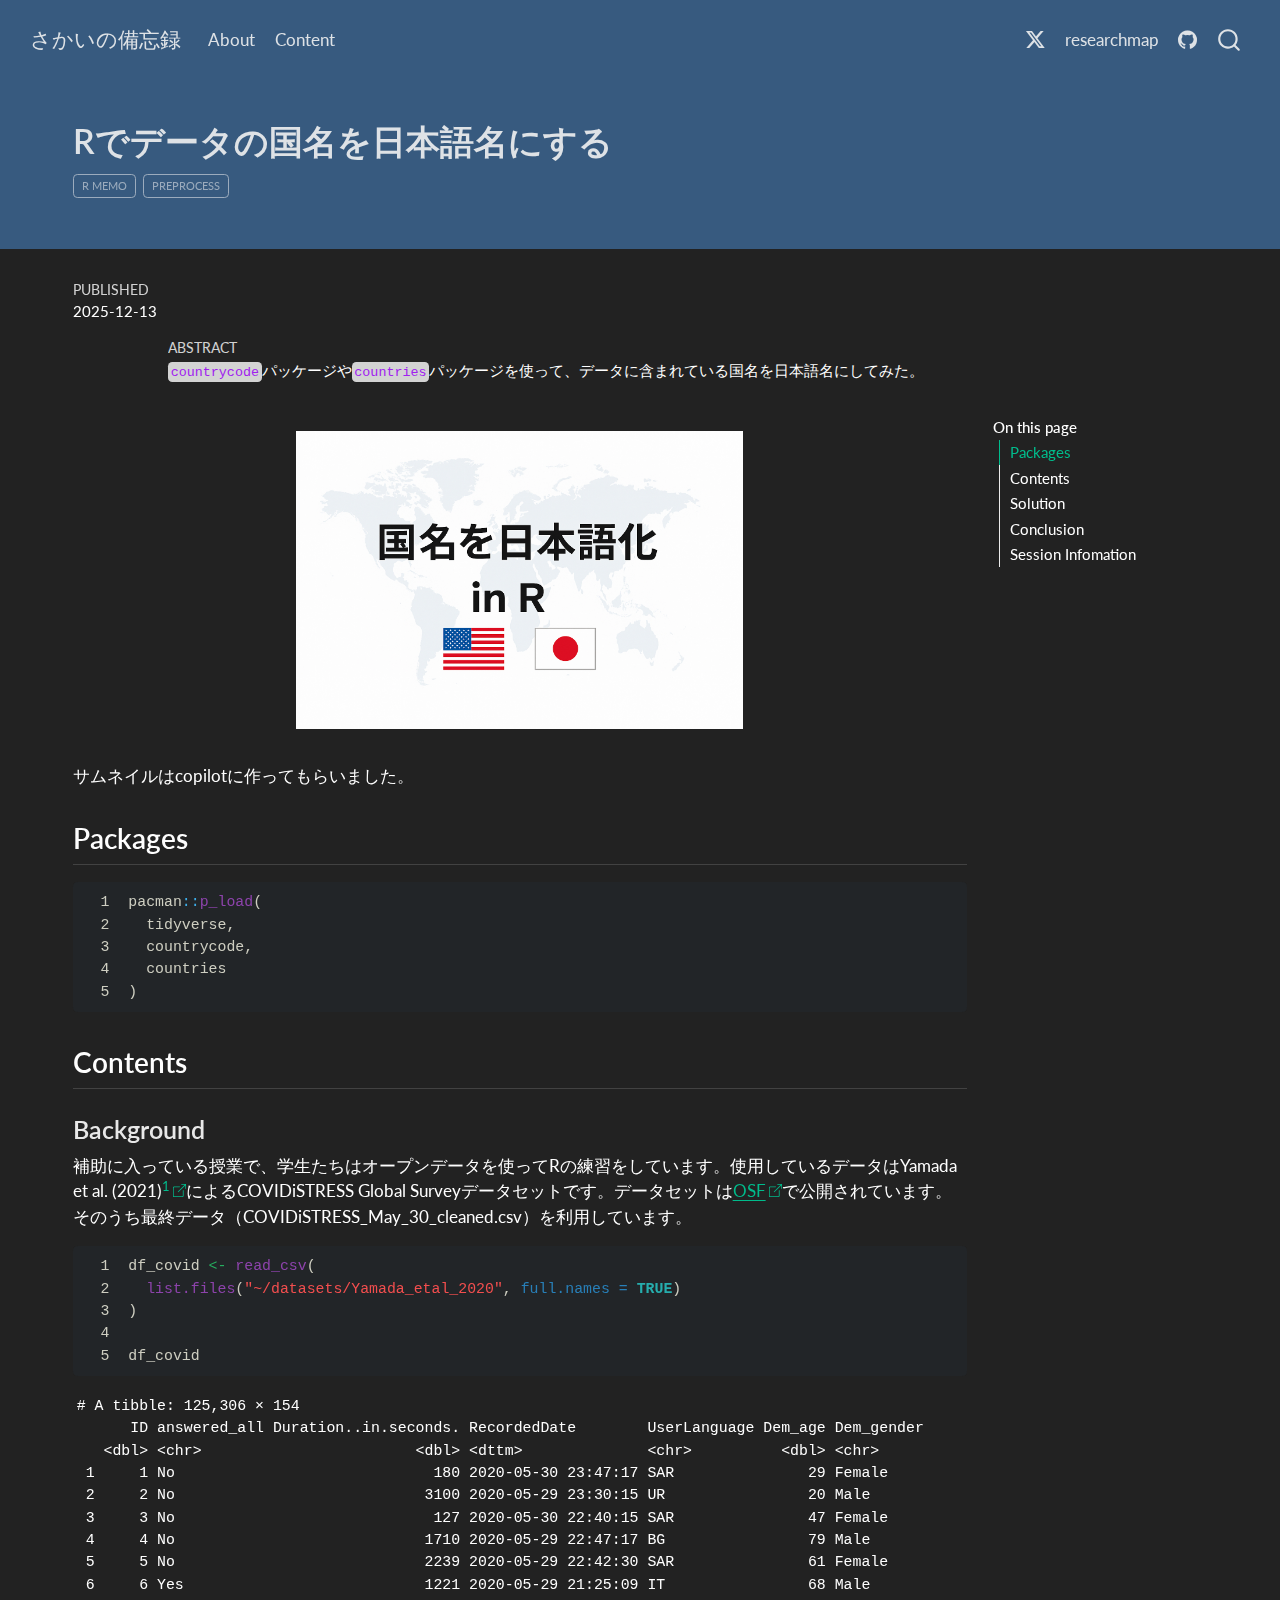
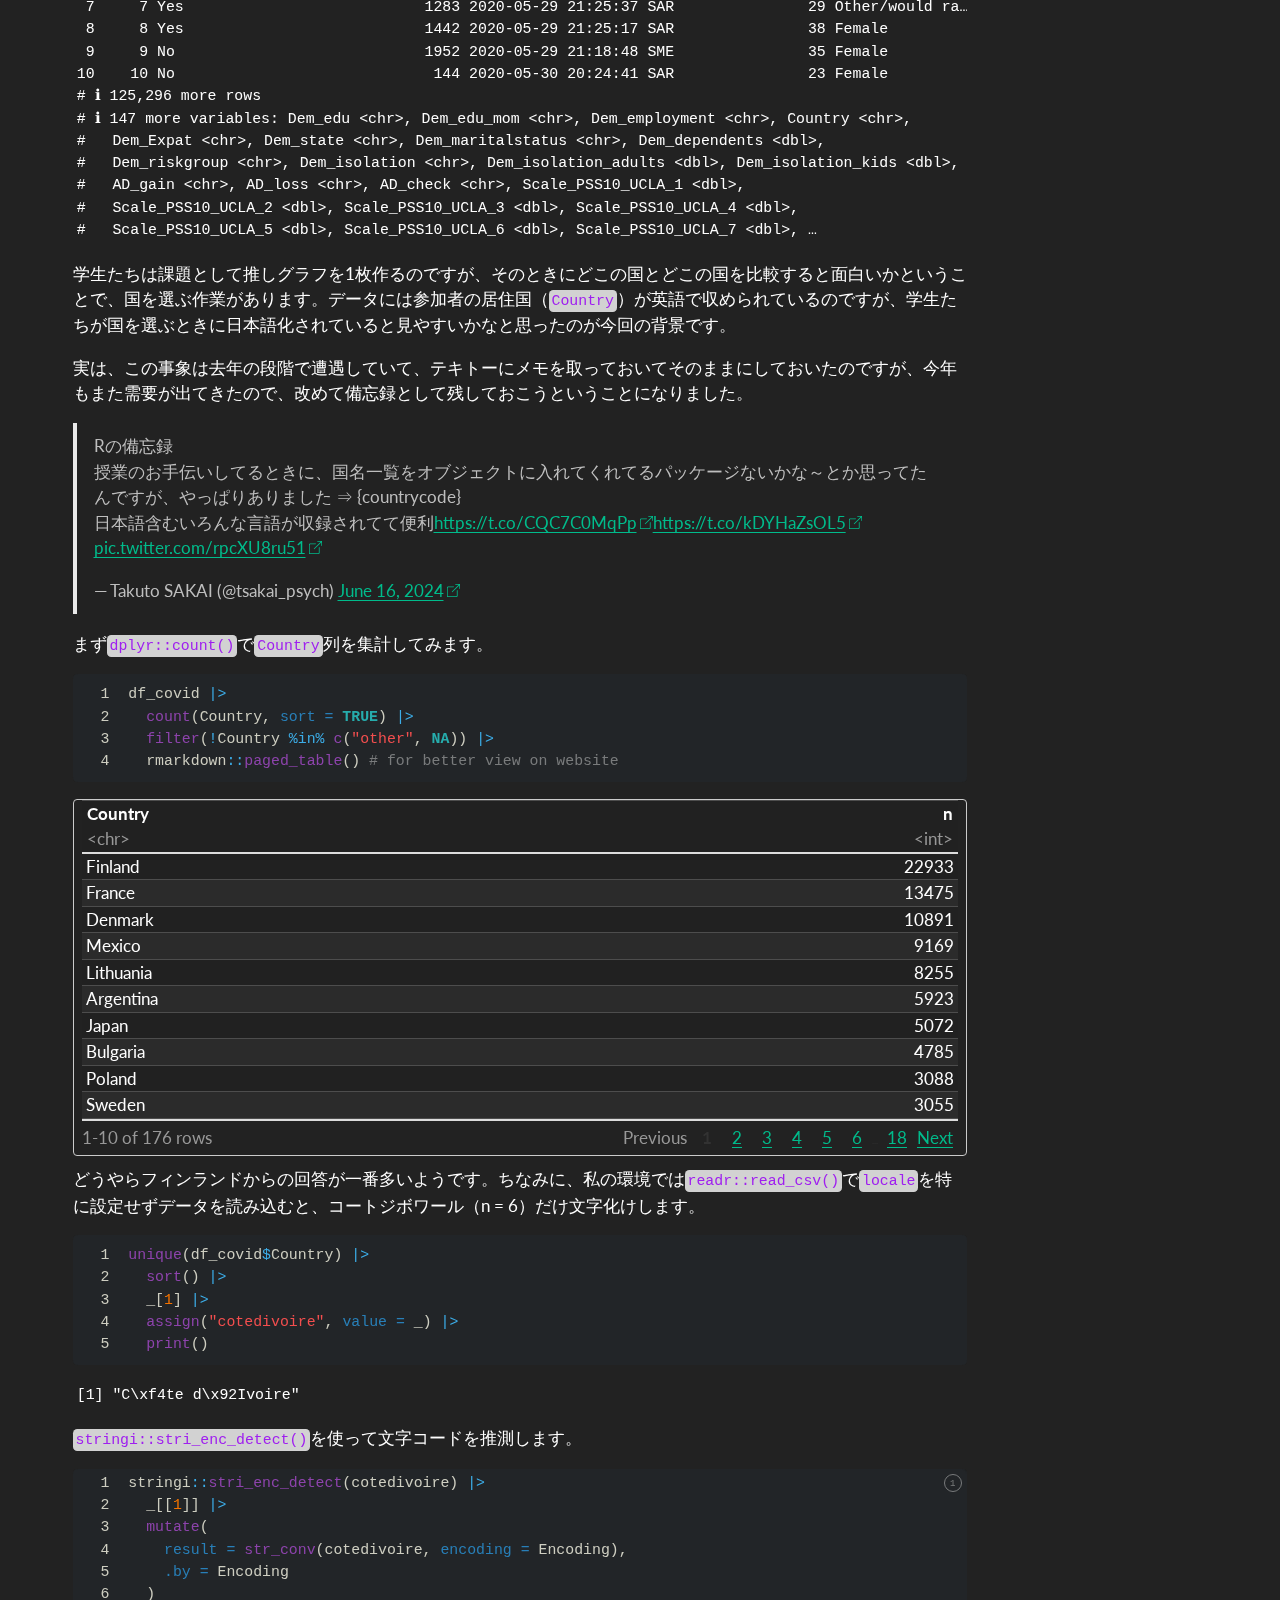
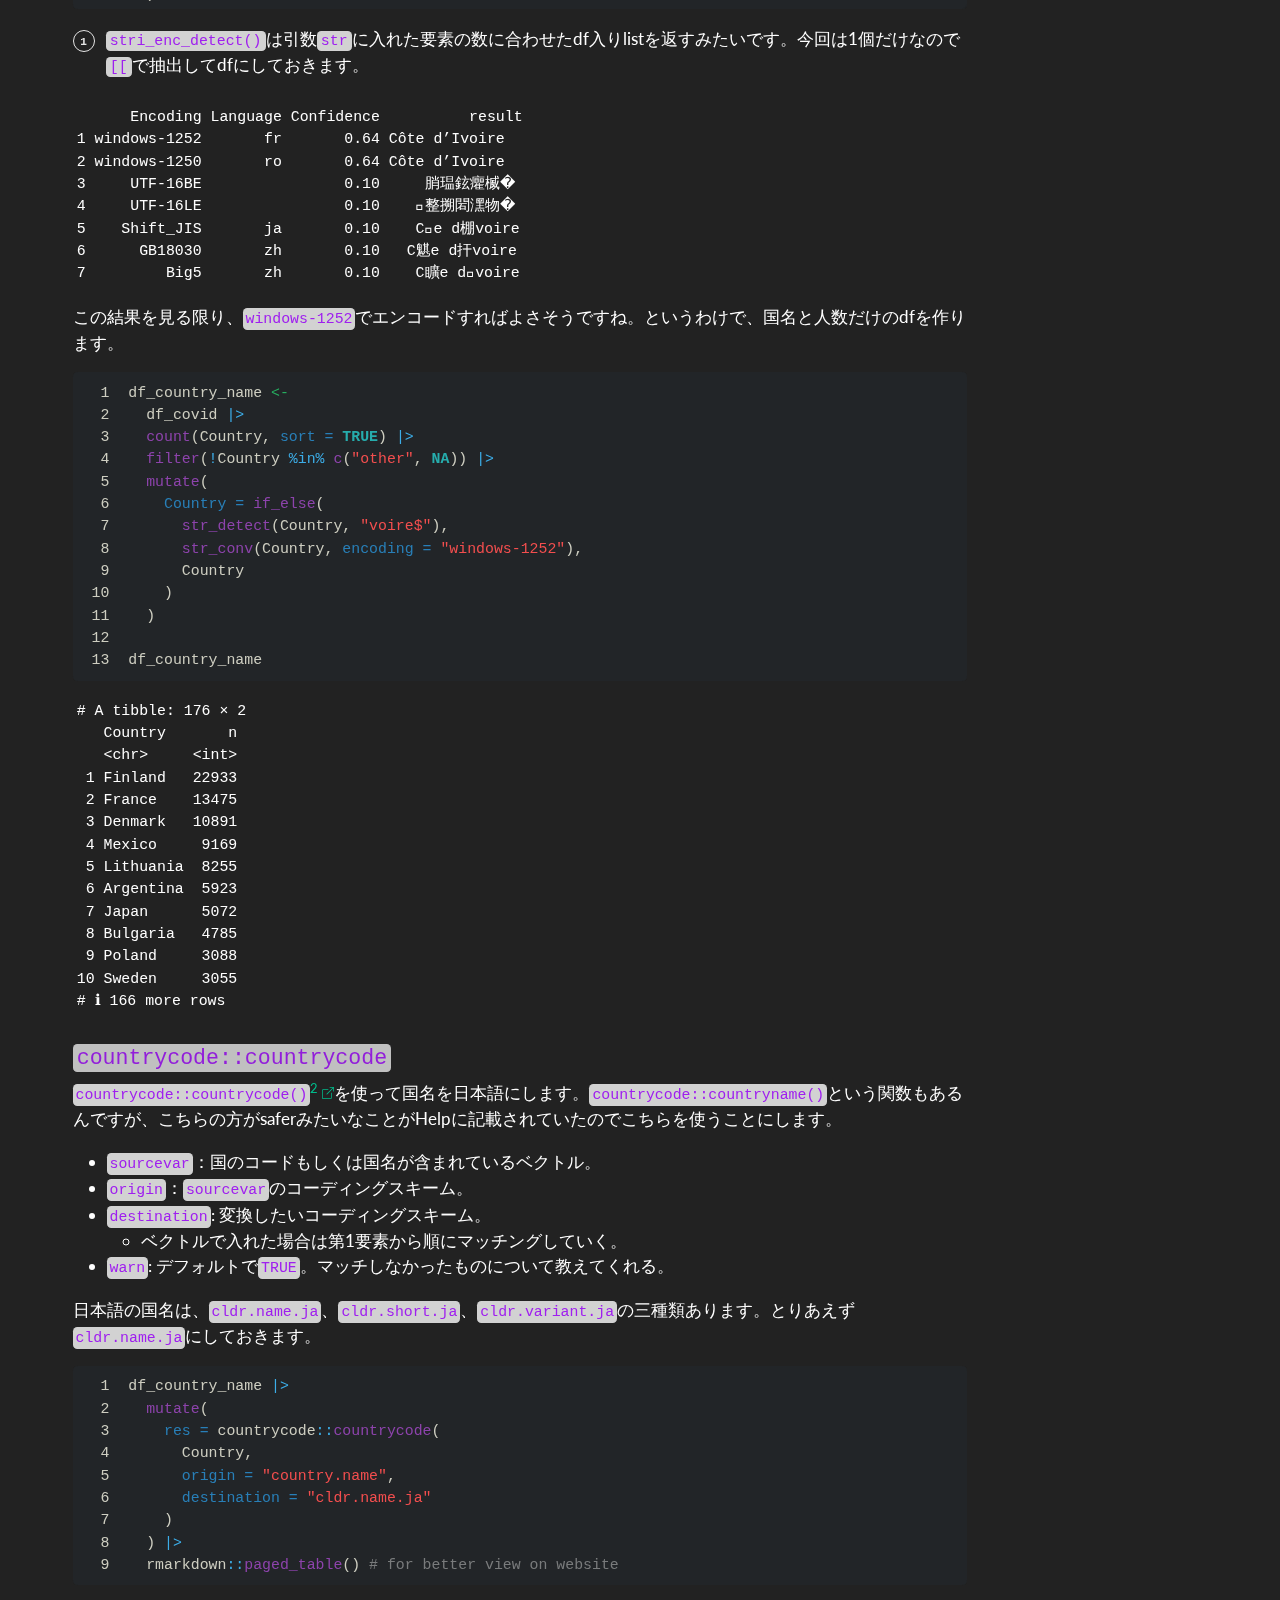
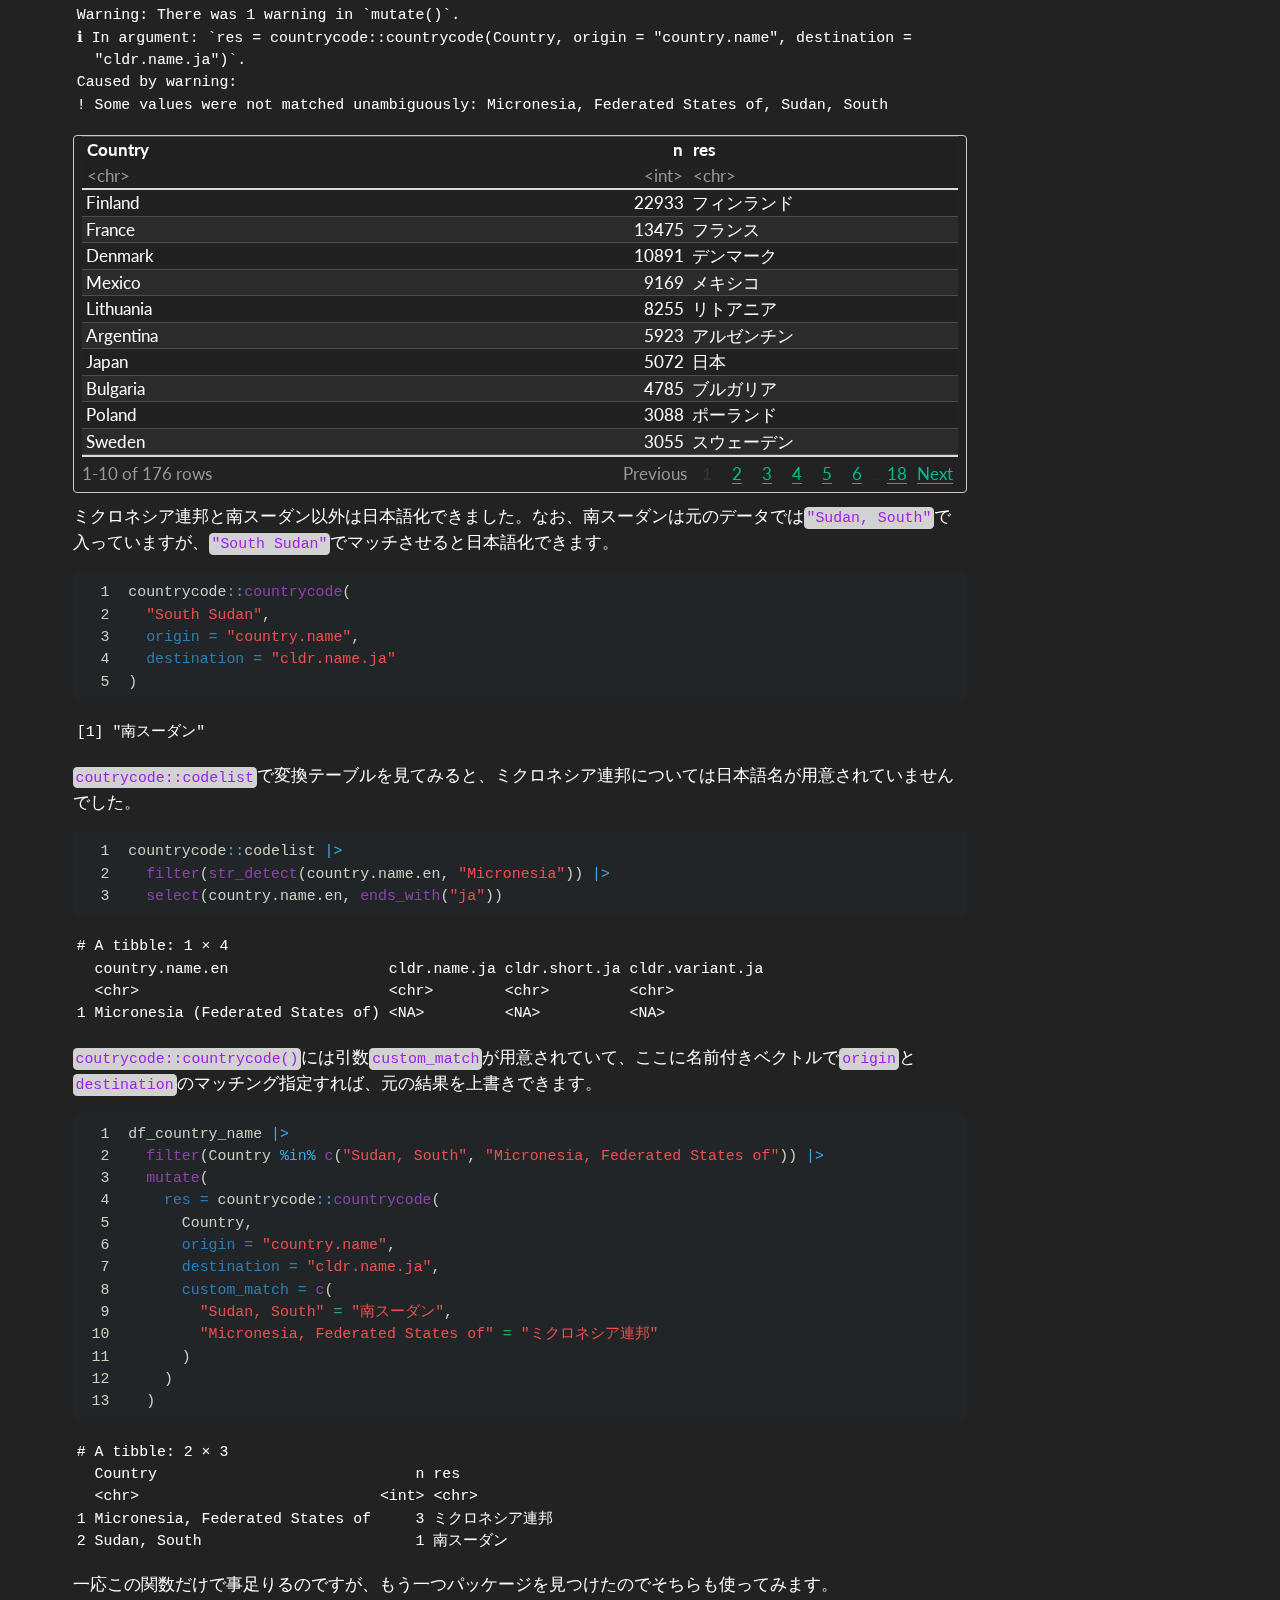
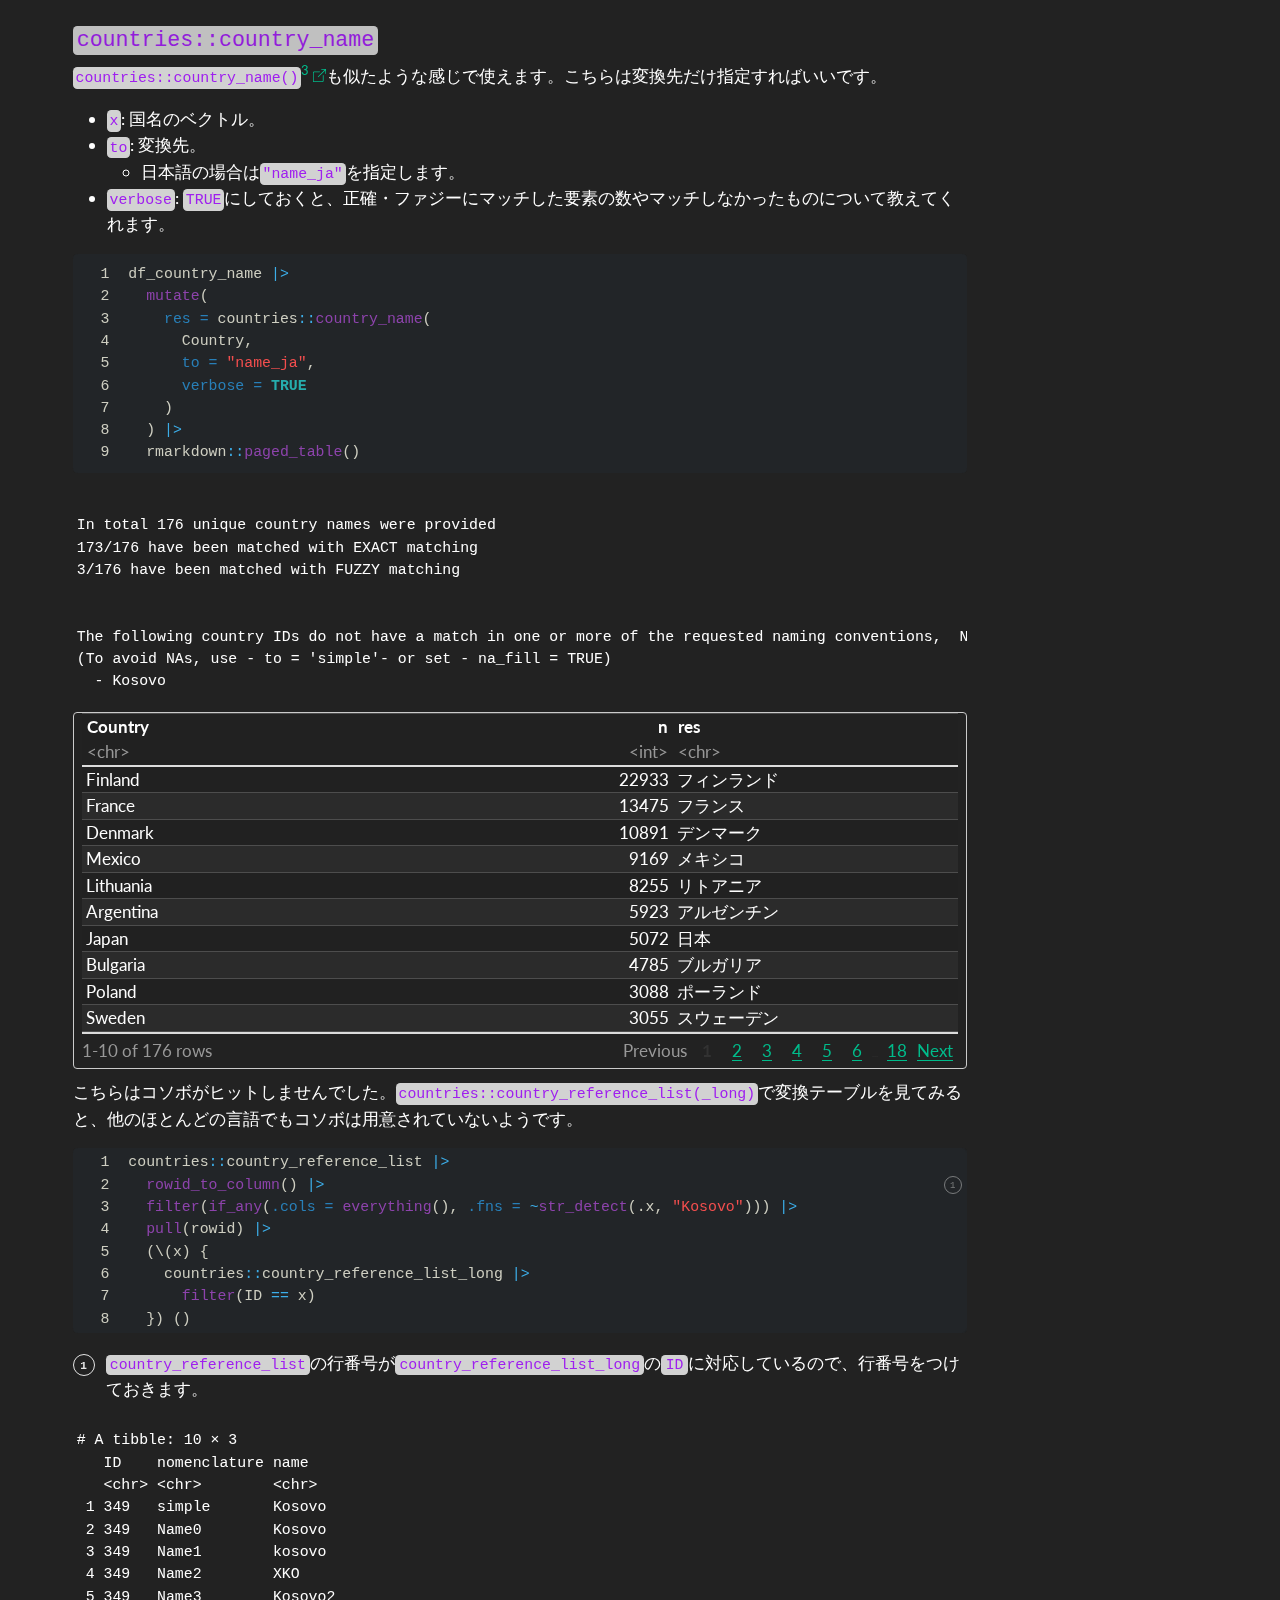
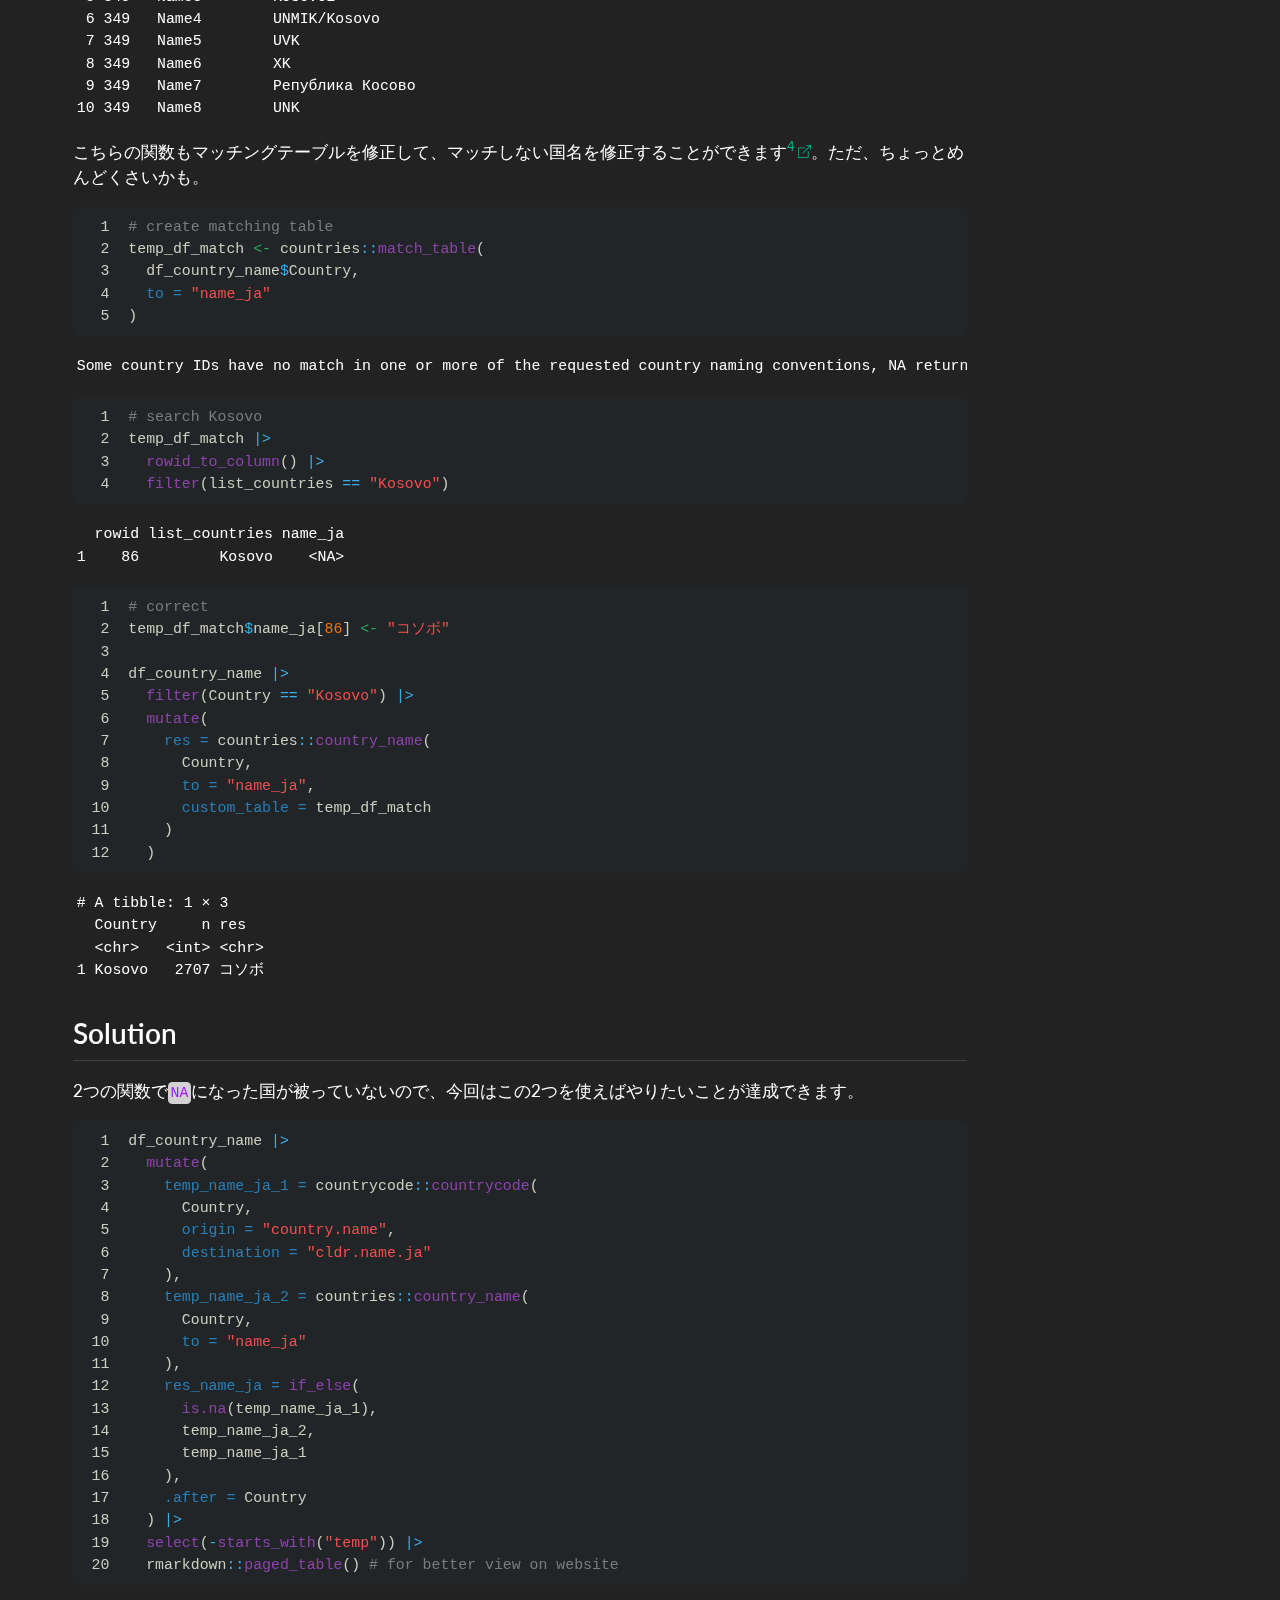
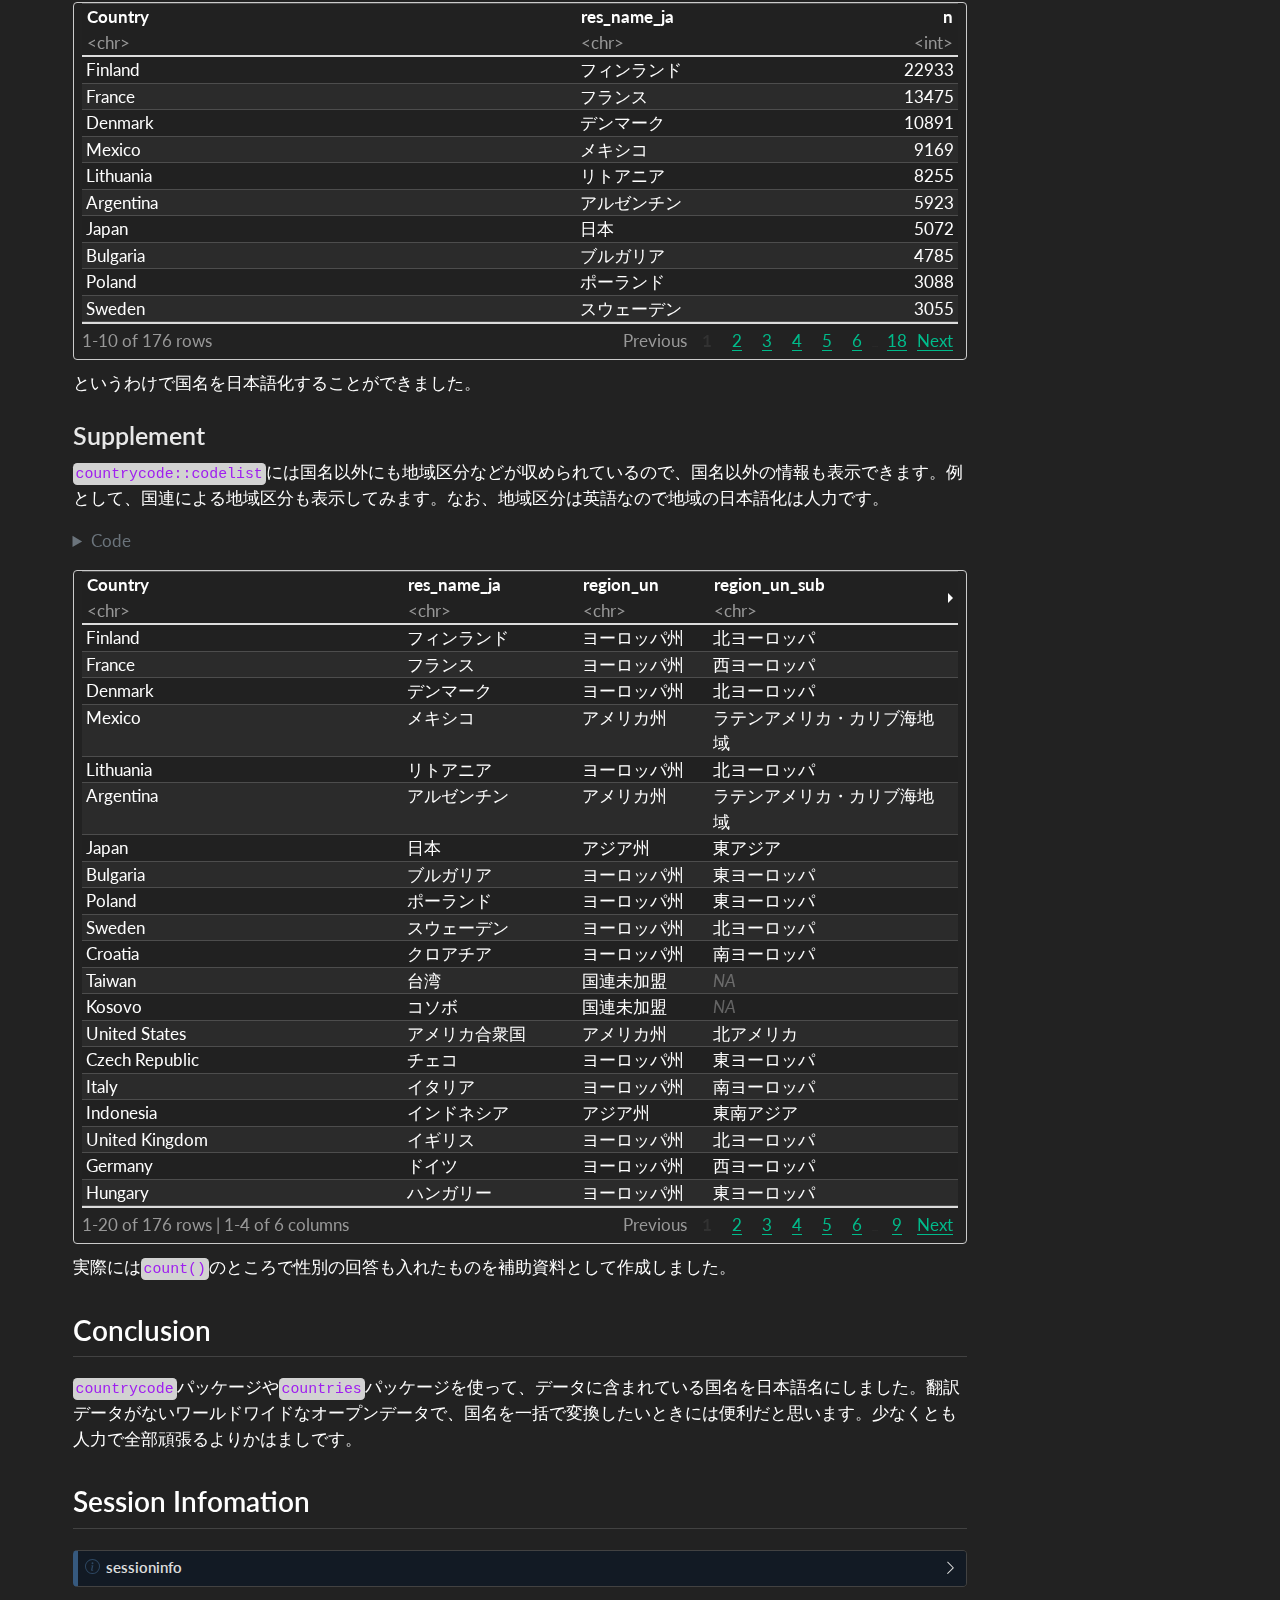
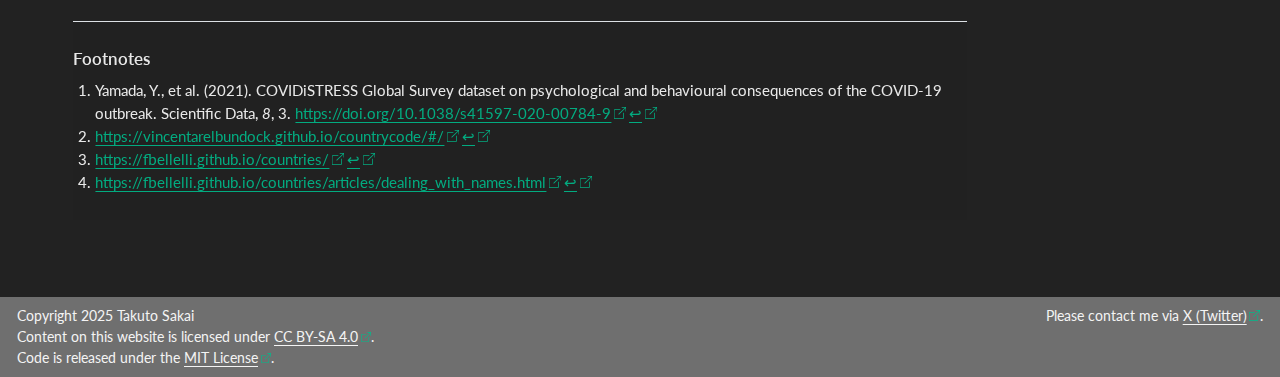
<file: website/posts/20251213_localize_country_name/index.html>
<!DOCTYPE html>
<html xmlns="http://www.w3.org/1999/xhtml" lang="en" xml:lang="en"><head>

<meta charset="utf-8">
<meta name="generator" content="quarto-1.8.26">

<meta name="viewport" content="width=device-width, initial-scale=1.0, user-scalable=yes">

<meta name="dcterms.date" content="2025-12-13">

<title>Rでデータの国名を日本語名にする – さかいの備忘録</title>
<style>
code{white-space: pre-wrap;}
span.smallcaps{font-variant: small-caps;}
div.columns{display: flex; gap: min(4vw, 1.5em);}
div.column{flex: auto; overflow-x: auto;}
div.hanging-indent{margin-left: 1.5em; text-indent: -1.5em;}
ul.task-list{list-style: none;}
ul.task-list li input[type="checkbox"] {
  width: 0.8em;
  margin: 0 0.8em 0.2em -1em; /* quarto-specific, see https://github.com/quarto-dev/quarto-cli/issues/4556 */ 
  vertical-align: middle;
}
/* CSS for syntax highlighting */
html { -webkit-text-size-adjust: 100%; }
pre > code.sourceCode { white-space: pre; position: relative; }
pre > code.sourceCode > span { display: inline-block; line-height: 1.25; }
pre > code.sourceCode > span:empty { height: 1.2em; }
.sourceCode { overflow: visible; }
code.sourceCode > span { color: inherit; text-decoration: inherit; }
div.sourceCode { margin: 1em 0; }
pre.sourceCode { margin: 0; }
@media screen {
div.sourceCode { overflow: auto; }
}
@media print {
pre > code.sourceCode { white-space: pre-wrap; }
pre > code.sourceCode > span { text-indent: -5em; padding-left: 5em; }
}
pre.numberSource code
  { counter-reset: source-line 0; }
pre.numberSource code > span
  { position: relative; left: -4em; counter-increment: source-line; }
pre.numberSource code > span > a:first-child::before
  { content: counter(source-line);
    position: relative; left: -1em; text-align: right; vertical-align: baseline;
    border: none; display: inline-block;
    -webkit-touch-callout: none; -webkit-user-select: none;
    -khtml-user-select: none; -moz-user-select: none;
    -ms-user-select: none; user-select: none;
    padding: 0 4px; width: 4em;
  }
pre.numberSource { margin-left: 3em;  padding-left: 4px; }
div.sourceCode
  {   }
@media screen {
pre > code.sourceCode > span > a:first-child::before { text-decoration: underline; }
}
</style>


<script src="../../site_libs/quarto-nav/quarto-nav.js"></script>
<script src="../../site_libs/quarto-nav/headroom.min.js"></script>
<script src="../../site_libs/clipboard/clipboard.min.js"></script>
<script src="../../site_libs/quarto-search/autocomplete.umd.js"></script>
<script src="../../site_libs/quarto-search/fuse.min.js"></script>
<script src="../../site_libs/quarto-search/quarto-search.js"></script>
<meta name="quarto:offset" content="../../">
<script src="../../site_libs/quarto-html/quarto.js" type="module"></script>
<script src="../../site_libs/quarto-html/tabsets/tabsets.js" type="module"></script>
<script src="../../site_libs/quarto-html/axe/axe-check.js" type="module"></script>
<script src="../../site_libs/quarto-html/popper.min.js"></script>
<script src="../../site_libs/quarto-html/tippy.umd.min.js"></script>
<script src="../../site_libs/quarto-html/anchor.min.js"></script>
<link href="../../site_libs/quarto-html/tippy.css" rel="stylesheet">
<link href="../../site_libs/quarto-html/quarto-syntax-highlighting-dark-5d4073339ea55b1ad5ce071f10a273ff.css" rel="stylesheet" id="quarto-text-highlighting-styles">
<script src="../../site_libs/bootstrap/bootstrap.min.js"></script>
<link href="../../site_libs/bootstrap/bootstrap-icons.css" rel="stylesheet">
<link href="../../site_libs/bootstrap/bootstrap-04790538fe244593e78e58a7cb4983f3.min.css" rel="stylesheet" append-hash="true" id="quarto-bootstrap" data-mode="dark">
<script id="quarto-search-options" type="application/json">{
  "location": "navbar",
  "copy-button": false,
  "collapse-after": 3,
  "panel-placement": "end",
  "type": "overlay",
  "limit": 50,
  "keyboard-shortcut": [
    "f",
    "/",
    "s"
  ],
  "show-item-context": false,
  "language": {
    "search-no-results-text": "No results",
    "search-matching-documents-text": "matching documents",
    "search-copy-link-title": "Copy link to search",
    "search-hide-matches-text": "Hide additional matches",
    "search-more-match-text": "more match in this document",
    "search-more-matches-text": "more matches in this document",
    "search-clear-button-title": "Clear",
    "search-text-placeholder": "",
    "search-detached-cancel-button-title": "Cancel",
    "search-submit-button-title": "Submit",
    "search-label": "Search"
  }
}</script>
<link href="../../site_libs/pagedtable-1.1/css/pagedtable.css" rel="stylesheet">

<script src="../../site_libs/pagedtable-1.1/js/pagedtable.js"></script>



<link rel="stylesheet" href="../../styles.css">
<meta property="og:title" content="Rでデータの国名を日本語名にする – さかいの備忘録">
<meta property="og:description" content="countrycodeパッケージやcountriesパッケージを使って、データに含まれている国名を日本語名にしてみた。">
<meta property="og:image" content="https://tsakai-website.pages.dev/posts/20251213_localize_country_name/20251213_thumbnail.jpeg">
<meta property="og:site_name" content="さかいの備忘録">
<meta name="twitter:title" content="Rでデータの国名を日本語名にする – さかいの備忘録">
<meta name="twitter:description" content="countrycodeパッケージやcountriesパッケージを使って、データに含まれている国名を日本語名にしてみた。">
<meta name="twitter:image" content="https://tsakai-website.pages.dev/posts/20251213_localize_country_name/20251213_thumbnail.jpeg">
<meta name="twitter:card" content="summary_large_image">
</head>

<body class="nav-fixed quarto-light">

<div id="quarto-search-results"></div>
  <header id="quarto-header" class="headroom fixed-top quarto-banner">
    <nav class="navbar navbar-expand-lg " data-bs-theme="dark">
      <div class="navbar-container container-fluid">
      <div class="navbar-brand-container mx-auto">
    <a class="navbar-brand" href="../../index.html">
    <span class="navbar-title">さかいの備忘録</span>
    </a>
  </div>
            <div id="quarto-search" class="" title="Search"></div>
          <button class="navbar-toggler" type="button" data-bs-toggle="collapse" data-bs-target="#navbarCollapse" aria-controls="navbarCollapse" role="menu" aria-expanded="false" aria-label="Toggle navigation" onclick="if (window.quartoToggleHeadroom) { window.quartoToggleHeadroom(); }">
  <span class="navbar-toggler-icon"></span>
</button>
          <div class="collapse navbar-collapse" id="navbarCollapse">
            <ul class="navbar-nav navbar-nav-scroll me-auto">
  <li class="nav-item">
    <a class="nav-link" href="../../about.html"> 
<span class="menu-text">About</span></a>
  </li>  
  <li class="nav-item">
    <a class="nav-link" href="../../content.html"> 
<span class="menu-text">Content</span></a>
  </li>  
</ul>
            <ul class="navbar-nav navbar-nav-scroll ms-auto">
  <li class="nav-item compact">
    <a class="nav-link" href="https://x.com/tsakai_psych" target="_blank"> <i class="bi bi-twitter-x" role="img">
</i> 
<span class="menu-text"></span></a>
  </li>  
  <li class="nav-item">
    <a class="nav-link" href="https://researchmap.jp/takutosakai" target="_blank"> 
<span class="menu-text">researchmap</span></a>
  </li>  
  <li class="nav-item compact">
    <a class="nav-link" href="https://github.com/tsakai-psych" target="_blank"> <i class="bi bi-github" role="img">
</i> 
<span class="menu-text"></span></a>
  </li>  
</ul>
          </div> <!-- /navcollapse -->
            <div class="quarto-navbar-tools">
</div>
      </div> <!-- /container-fluid -->
    </nav>
</header>
<!-- content -->
<header id="title-block-header" class="quarto-title-block default page-columns page-full">
  <div class="quarto-title-banner page-columns page-full">
    <div class="quarto-title column-page-left">
      <h1 class="title">Rでデータの国名を日本語名にする</h1>
                                <div class="quarto-categories">
                <div class="quarto-category">R memo</div>
                <div class="quarto-category">preprocess</div>
              </div>
                  </div>
  </div>
    
  
  <div class="quarto-title-meta column-page-left">

      
      <div>
      <div class="quarto-title-meta-heading">Published</div>
      <div class="quarto-title-meta-contents">
        <p class="date">2025-12-13</p>
      </div>
    </div>
    
      
    </div>
    
  <div>
    <div class="abstract">
      <div class="block-title">Abstract</div>
      <p><code>countrycode</code>パッケージや<code>countries</code>パッケージを使って、データに含まれている国名を日本語名にしてみた。</p>
    </div>
  </div>
  
  </header><div id="quarto-content" class="quarto-container page-columns page-rows-contents page-layout-full page-navbar">
<!-- sidebar -->
<!-- margin-sidebar -->
    <div id="quarto-margin-sidebar" class="sidebar margin-sidebar">
        <nav id="TOC" role="doc-toc" class="toc-active">
    <h2 id="toc-title">On this page</h2>
   
  <ul>
  <li><a href="#packages" id="toc-packages" class="nav-link active" data-scroll-target="#packages">Packages</a></li>
  <li><a href="#contents" id="toc-contents" class="nav-link" data-scroll-target="#contents">Contents</a>
  <ul class="collapse">
  <li><a href="#background" id="toc-background" class="nav-link" data-scroll-target="#background">Background</a></li>
  <li><a href="#countrycodecountrycode" id="toc-countrycodecountrycode" class="nav-link" data-scroll-target="#countrycodecountrycode"><code>countrycode::countrycode</code></a></li>
  <li><a href="#countriescountry_name" id="toc-countriescountry_name" class="nav-link" data-scroll-target="#countriescountry_name"><code>countries::country_name</code></a></li>
  </ul></li>
  <li><a href="#solution" id="toc-solution" class="nav-link" data-scroll-target="#solution">Solution</a>
  <ul class="collapse">
  <li><a href="#supplement" id="toc-supplement" class="nav-link" data-scroll-target="#supplement">Supplement</a></li>
  </ul></li>
  <li><a href="#conclusion" id="toc-conclusion" class="nav-link" data-scroll-target="#conclusion">Conclusion</a></li>
  <li><a href="#session-infomation" id="toc-session-infomation" class="nav-link" data-scroll-target="#session-infomation">Session Infomation</a></li>
  </ul>
</nav>
    </div>
<!-- main -->
<main class="content quarto-banner-title-block column-page-left" id="quarto-document-content">





<div class="quarto-figure quarto-figure-center">
<figure class="figure">
<p><img src="20251213_thumbnail.jpeg" class="img-fluid quarto-figure quarto-figure-center figure-img" style="width:50.0%"></p>
</figure>
</div>
<p>サムネイルはcopilotに作ってもらいました。</p>
<section id="packages" class="level2">
<h2 class="anchored" data-anchor-id="packages">Packages</h2>
<div class="cell" data-layout-align="center">
<div class="code-copy-outer-scaffold"><div class="sourceCode cell-code" id="cb1"><pre class="sourceCode numberSource r number-lines code-with-copy"><code class="sourceCode r"><span id="cb1-1"><a href="#cb1-1"></a>pacman<span class="sc">::</span><span class="fu">p_load</span>(</span>
<span id="cb1-2"><a href="#cb1-2"></a>  tidyverse,</span>
<span id="cb1-3"><a href="#cb1-3"></a>  countrycode,</span>
<span id="cb1-4"><a href="#cb1-4"></a>  countries</span>
<span id="cb1-5"><a href="#cb1-5"></a>)</span></code></pre></div><button title="Copy to Clipboard" class="code-copy-button"><i class="bi"></i></button></div>
</div>
</section>
<section id="contents" class="level2">
<h2 class="anchored" data-anchor-id="contents">Contents</h2>
<section id="background" class="level3">
<h3 class="anchored" data-anchor-id="background">Background</h3>
<p>補助に入っている授業で、学生たちはオープンデータを使ってRの練習をしています。使用しているデータはYamada et al.&nbsp;(2021)<a href="#fn1" class="footnote-ref" id="fnref1" role="doc-noteref"><sup>1</sup></a>によるCOVIDiSTRESS Global Surveyデータセットです。データセットは<a href="https://doi.org/10.17605/OSF.IO/Z39US">OSF</a>で公開されています。そのうち最終データ（COVIDiSTRESS_May_30_cleaned.csv）を利用しています。</p>
<div class="cell" data-layout-align="center">
<div class="code-copy-outer-scaffold"><div class="sourceCode cell-code" id="cb2"><pre class="sourceCode numberSource r number-lines code-with-copy"><code class="sourceCode r"><span id="cb2-1"><a href="#cb2-1"></a>df_covid <span class="ot">&lt;-</span> <span class="fu">read_csv</span>(</span>
<span id="cb2-2"><a href="#cb2-2"></a>  <span class="fu">list.files</span>(<span class="st">"~/datasets/Yamada_etal_2020"</span>, <span class="at">full.names =</span> <span class="cn">TRUE</span>)</span>
<span id="cb2-3"><a href="#cb2-3"></a>)</span>
<span id="cb2-4"><a href="#cb2-4"></a></span>
<span id="cb2-5"><a href="#cb2-5"></a>df_covid</span></code></pre></div><button title="Copy to Clipboard" class="code-copy-button"><i class="bi"></i></button></div>
<div class="cell-output cell-output-stdout">
<pre><code># A tibble: 125,306 × 154
      ID answered_all Duration..in.seconds. RecordedDate        UserLanguage Dem_age Dem_gender     
   &lt;dbl&gt; &lt;chr&gt;                        &lt;dbl&gt; &lt;dttm&gt;              &lt;chr&gt;          &lt;dbl&gt; &lt;chr&gt;          
 1     1 No                             180 2020-05-30 23:47:17 SAR               29 Female         
 2     2 No                            3100 2020-05-29 23:30:15 UR                20 Male           
 3     3 No                             127 2020-05-30 22:40:15 SAR               47 Female         
 4     4 No                            1710 2020-05-29 22:47:17 BG                79 Male           
 5     5 No                            2239 2020-05-29 22:42:30 SAR               61 Female         
 6     6 Yes                           1221 2020-05-29 21:25:09 IT                68 Male           
 7     7 Yes                           1283 2020-05-29 21:25:37 SAR               29 Other/would ra…
 8     8 Yes                           1442 2020-05-29 21:25:17 SAR               38 Female         
 9     9 No                            1952 2020-05-29 21:18:48 SME               35 Female         
10    10 No                             144 2020-05-30 20:24:41 SAR               23 Female         
# ℹ 125,296 more rows
# ℹ 147 more variables: Dem_edu &lt;chr&gt;, Dem_edu_mom &lt;chr&gt;, Dem_employment &lt;chr&gt;, Country &lt;chr&gt;,
#   Dem_Expat &lt;chr&gt;, Dem_state &lt;chr&gt;, Dem_maritalstatus &lt;chr&gt;, Dem_dependents &lt;dbl&gt;,
#   Dem_riskgroup &lt;chr&gt;, Dem_isolation &lt;chr&gt;, Dem_isolation_adults &lt;dbl&gt;, Dem_isolation_kids &lt;dbl&gt;,
#   AD_gain &lt;chr&gt;, AD_loss &lt;chr&gt;, AD_check &lt;chr&gt;, Scale_PSS10_UCLA_1 &lt;dbl&gt;,
#   Scale_PSS10_UCLA_2 &lt;dbl&gt;, Scale_PSS10_UCLA_3 &lt;dbl&gt;, Scale_PSS10_UCLA_4 &lt;dbl&gt;,
#   Scale_PSS10_UCLA_5 &lt;dbl&gt;, Scale_PSS10_UCLA_6 &lt;dbl&gt;, Scale_PSS10_UCLA_7 &lt;dbl&gt;, …</code></pre>
</div>
</div>
<p>学生たちは課題として推しグラフを1枚作るのですが、そのときにどこの国とどこの国を比較すると面白いかということで、国を選ぶ作業があります。データには参加者の居住国（<code>Country</code>）が英語で収められているのですが、学生たちが国を選ぶときに日本語化されていると見やすいかなと思ったのが今回の背景です。</p>
<p>実は、この事象は去年の段階で遭遇していて、テキトーにメモを取っておいてそのままにしておいたのですが、今年もまた需要が出てきたので、改めて備忘録として残しておこうということになりました。</p>
<blockquote class="twitter-tweet blockquote" data-theme="dark">
<p lang="ja" dir="ltr">
Rの備忘録<br>授業のお手伝いしてるときに、国名一覧をオブジェクトに入れてくれてるパッケージないかな～とか思ってたんですが、やっぱりありました ⇒ {countrycode}<br>日本語含むいろんな言語が収録されてて便利<a href="https://t.co/CQC7C0MqPp">https://t.co/CQC7C0MqPp</a><a href="https://t.co/kDYHaZsOL5">https://t.co/kDYHaZsOL5</a> <a href="https://t.co/rpcXU8ru51">pic.twitter.com/rpcXU8ru51</a>
</p>
— Takuto SAKAI (<span class="citation" data-cites="tsakai_psych">@tsakai_psych</span>) <a href="https://twitter.com/tsakai_psych/status/1802237658636431708?ref_src=twsrc%5Etfw">June 16, 2024</a>
</blockquote>
<script async="" src="https://platform.twitter.com/widgets.js" charset="utf-8"></script>
<p>まず<code>dplyr::count()</code>で<code>Country</code>列を集計してみます。</p>
<div class="cell" data-layout-align="center">
<div class="code-copy-outer-scaffold"><div class="sourceCode cell-code" id="cb4"><pre class="sourceCode numberSource r number-lines code-with-copy"><code class="sourceCode r"><span id="cb4-1"><a href="#cb4-1"></a>df_covid <span class="sc">|&gt;</span></span>
<span id="cb4-2"><a href="#cb4-2"></a>  <span class="fu">count</span>(Country, <span class="at">sort =</span> <span class="cn">TRUE</span>) <span class="sc">|&gt;</span></span>
<span id="cb4-3"><a href="#cb4-3"></a>  <span class="fu">filter</span>(<span class="sc">!</span>Country <span class="sc">%in%</span> <span class="fu">c</span>(<span class="st">"other"</span>, <span class="cn">NA</span>)) <span class="sc">|&gt;</span></span>
<span id="cb4-4"><a href="#cb4-4"></a>  rmarkdown<span class="sc">::</span><span class="fu">paged_table</span>() <span class="co"># for better view on website</span></span></code></pre></div><button title="Copy to Clipboard" class="code-copy-button"><i class="bi"></i></button></div>
<div class="cell-output-display">
<div data-pagedtable="false">
  <script data-pagedtable-source="" type="application/json">
{"columns":[{"label":["Country"],"name":[1],"type":["chr"],"align":["left"]},{"label":["n"],"name":[2],"type":["int"],"align":["right"]}],"data":[{"1":"Finland","2":"22933"},{"1":"France","2":"13475"},{"1":"Denmark","2":"10891"},{"1":"Mexico","2":"9169"},{"1":"Lithuania","2":"8255"},{"1":"Argentina","2":"5923"},{"1":"Japan","2":"5072"},{"1":"Bulgaria","2":"4785"},{"1":"Poland","2":"3088"},{"1":"Sweden","2":"3055"},{"1":"Croatia","2":"2965"},{"1":"Taiwan","2":"2745"},{"1":"Kosovo","2":"2707"},{"1":"United States","2":"2314"},{"1":"Czech Republic","2":"1995"},{"1":"Italy","2":"1749"},{"1":"Indonesia","2":"1569"},{"1":"United Kingdom","2":"1500"},{"1":"Germany","2":"1443"},{"1":"Hungary","2":"1438"},{"1":"Netherlands","2":"1433"},{"1":"Bosnia and Herzegovina","2":"1288"},{"1":"Turkey","2":"1199"},{"1":"Switzerland","2":"1188"},{"1":"Portugal","2":"1067"},{"1":"Slovakia","2":"942"},{"1":"Panama","2":"759"},{"1":"Brazil","2":"731"},{"1":"Greece","2":"642"},{"1":"Belgium","2":"622"},{"1":"Spain","2":"615"},{"1":"Philippines","2":"570"},{"1":"Malaysia","2":"567"},{"1":"Korea, South","2":"487"},{"1":"Canada","2":"470"},{"1":"Bangladesh","2":"421"},{"1":"Pakistan","2":"360"},{"1":"Australia","2":"327"},{"1":"Austria","2":"319"},{"1":"Romania","2":"282"},{"1":"Serbia","2":"266"},{"1":"Ireland","2":"216"},{"1":"Colombia","2":"195"},{"1":"Vietnam","2":"173"},{"1":"Norway","2":"172"},{"1":"South Africa","2":"135"},{"1":"Russia","2":"132"},{"1":"New Zealand","2":"119"},{"1":"Afghanistan","2":"114"},{"1":"Albania","2":"79"},{"1":"China","2":"74"},{"1":"Egypt","2":"74"},{"1":"Chile","2":"72"},{"1":"India","2":"72"},{"1":"North Macedonia","2":"63"},{"1":"Luxembourg","2":"62"},{"1":"United Arab Emirates","2":"56"},{"1":"Cyprus","2":"52"},{"1":"Morocco","2":"44"},{"1":"Peru","2":"40"},{"1":"Estonia","2":"39"},{"1":"Algeria","2":"38"},{"1":"Guatemala","2":"35"},{"1":"Kyrgyzstan","2":"35"},{"1":"Ukraine","2":"35"},{"1":"Ecuador","2":"34"},{"1":"Singapore","2":"34"},{"1":"Costa Rica","2":"26"},{"1":"Grenada","2":"25"},{"1":"Iceland","2":"25"},{"1":"Israel","2":"24"},{"1":"Slovenia","2":"23"},{"1":"Latvia","2":"22"},{"1":"Malta","2":"22"},{"1":"El Salvador","2":"20"},{"1":"Qatar","2":"20"},{"1":"Georgia","2":"19"},{"1":"Nigeria","2":"19"},{"1":"Thailand","2":"19"},{"1":"Jordan","2":"18"},{"1":"Uganda","2":"17"},{"1":"Montenegro","2":"16"},{"1":"Andorra","2":"15"},{"1":"Azerbaijan","2":"15"},{"1":"Kenya","2":"15"},{"1":"San Marino","2":"14"},{"1":"Belarus","2":"13"},{"1":"Saudi Arabia","2":"13"},{"1":"Monaco","2":"12"},{"1":"Angola","2":"11"},{"1":"Honduras","2":"11"},{"1":"Venezuela","2":"11"},{"1":"Armenia","2":"10"},{"1":"Lebanon","2":"10"},{"1":"Nicaragua","2":"10"},{"1":"Ghana","2":"9"},{"1":"Lesotho","2":"9"},{"1":"Brunei","2":"8"},{"1":"Iran","2":"8"},{"1":"Tunisia","2":"8"},{"1":"Bahrain","2":"7"},{"1":"Belize","2":"7"},{"1":"Bolivia","2":"7"},{"1":"Nepal","2":"7"},{"1":"C\\xf4te d\\x92Ivoire","2":"6"},{"1":"Trinidad and Tobago","2":"6"},{"1":"Antigua and Barbuda","2":"5"},{"1":"Fiji","2":"5"},{"1":"Gabon","2":"5"},{"1":"Laos","2":"5"},{"1":"Liechtenstein","2":"5"},{"1":"Uruguay","2":"5"},{"1":"Burkina Faso","2":"4"},{"1":"Djibouti","2":"4"},{"1":"Dominican Republic","2":"4"},{"1":"Haiti","2":"4"},{"1":"Kazakhstan","2":"4"},{"1":"Kuwait","2":"4"},{"1":"Madagascar","2":"4"},{"1":"Maldives","2":"4"},{"1":"Oman","2":"4"},{"1":"Paraguay","2":"4"},{"1":"Zambia","2":"4"},{"1":"Zimbabwe","2":"4"},{"1":"Barbados","2":"3"},{"1":"Cambodia","2":"3"},{"1":"Cameroon","2":"3"},{"1":"Cuba","2":"3"},{"1":"Mauritius","2":"3"},{"1":"Micronesia, Federated States of","2":"3"},{"1":"Moldova","2":"3"},{"1":"Senegal","2":"3"},{"1":"Sri Lanka","2":"3"},{"1":"Suriname","2":"3"},{"1":"Benin","2":"2"},{"1":"Burundi","2":"2"},{"1":"Comoros","2":"2"},{"1":"Congo, Republic of the","2":"2"},{"1":"Ethiopia","2":"2"},{"1":"Jamaica","2":"2"},{"1":"Korea, North","2":"2"},{"1":"Rwanda","2":"2"},{"1":"Tanzania","2":"2"},{"1":"The Bahamas","2":"2"},{"1":"Uzbekistan","2":"2"},{"1":"Bhutan","2":"1"},{"1":"Cabo Verde","2":"1"},{"1":"Congo, Democratic Republic of the","2":"1"},{"1":"Dominica","2":"1"},{"1":"East Timor (Timor-Leste)","2":"1"},{"1":"Eritrea","2":"1"},{"1":"Guinea","2":"1"},{"1":"Guinea-Bissau","2":"1"},{"1":"Guyana","2":"1"},{"1":"Iraq","2":"1"},{"1":"Kiribati","2":"1"},{"1":"Libya","2":"1"},{"1":"Malawi","2":"1"},{"1":"Mali","2":"1"},{"1":"Mauritania","2":"1"},{"1":"Mozambique","2":"1"},{"1":"Myanmar (Burma)","2":"1"},{"1":"Namibia","2":"1"},{"1":"Nauru","2":"1"},{"1":"Niger","2":"1"},{"1":"Saint Lucia","2":"1"},{"1":"Saint Vincent and the Grenadines","2":"1"},{"1":"Sao Tome and Principe","2":"1"},{"1":"Seychelles","2":"1"},{"1":"Solomon Islands","2":"1"},{"1":"Somalia","2":"1"},{"1":"Sudan","2":"1"},{"1":"Sudan, South","2":"1"},{"1":"Tajikistan","2":"1"},{"1":"The Gambia","2":"1"},{"1":"Turkmenistan","2":"1"}],"options":{"columns":{"min":{},"max":[10]},"rows":{"min":[10],"max":[10]},"pages":{}}}
  </script>
</div>
</div>
</div>
<p>どうやらフィンランドからの回答が一番多いようです。ちなみに、私の環境では<code>readr::read_csv()</code>で<code>locale</code>を特に設定せずデータを読み込むと、コートジボワール（n = 6）だけ文字化けします。</p>
<div class="cell" data-layout-align="center">
<div class="code-copy-outer-scaffold"><div class="sourceCode cell-code" id="cb5"><pre class="sourceCode numberSource r number-lines code-with-copy"><code class="sourceCode r"><span id="cb5-1"><a href="#cb5-1"></a><span class="fu">unique</span>(df_covid<span class="sc">$</span>Country) <span class="sc">|&gt;</span></span>
<span id="cb5-2"><a href="#cb5-2"></a>  <span class="fu">sort</span>() <span class="sc">|&gt;</span></span>
<span id="cb5-3"><a href="#cb5-3"></a>  _[<span class="dv">1</span>] <span class="sc">|&gt;</span></span>
<span id="cb5-4"><a href="#cb5-4"></a>  <span class="fu">assign</span>(<span class="st">"cotedivoire"</span>, <span class="at">value =</span> _) <span class="sc">|&gt;</span> </span>
<span id="cb5-5"><a href="#cb5-5"></a>  <span class="fu">print</span>()</span></code></pre></div><button title="Copy to Clipboard" class="code-copy-button"><i class="bi"></i></button></div>
<div class="cell-output cell-output-stdout">
<pre><code>[1] "C\xf4te d\x92Ivoire"</code></pre>
</div>
</div>
<p><code>stringi::stri_enc_detect()</code>を使って文字コードを推測します。</p>
<div class="cell" data-layout-align="center">
<div class="code-copy-outer-scaffold"><div class="sourceCode cell-code" id="annotated-cell-5"><pre class="sourceCode numberSource r code-annotation-code number-lines code-with-copy code-annotated"><code class="sourceCode r"><a class="code-annotation-anchor" data-target-cell="annotated-cell-5" data-target-annotation="1" onclick="event.preventDefault();">1</a><span id="annotated-cell-5-1" class="code-annotation-target"><a href="#annotated-cell-5-1"></a>stringi<span class="sc">::</span><span class="fu">stri_enc_detect</span>(cotedivoire) <span class="sc">|&gt;</span></span>
<span id="annotated-cell-5-2"><a href="#annotated-cell-5-2"></a>  _[[<span class="dv">1</span>]] <span class="sc">|&gt;</span></span>
<span id="annotated-cell-5-3"><a href="#annotated-cell-5-3"></a>  <span class="fu">mutate</span>(</span>
<span id="annotated-cell-5-4"><a href="#annotated-cell-5-4"></a>    <span class="at">result =</span> <span class="fu">str_conv</span>(cotedivoire, <span class="at">encoding =</span> Encoding),</span>
<span id="annotated-cell-5-5"><a href="#annotated-cell-5-5"></a>    <span class="at">.by =</span> Encoding</span>
<span id="annotated-cell-5-6"><a href="#annotated-cell-5-6"></a>  )</span><div class="code-annotation-gutter-bg"></div><div class="code-annotation-gutter"></div></code></pre></div><button title="Copy to Clipboard" class="code-copy-button"><i class="bi"></i></button></div>
<div class="cell-annotation">
<dl class="code-annotation-container-grid">
<dt data-target-cell="annotated-cell-5" data-target-annotation="1">1</dt>
<dd>
<span data-code-cell="annotated-cell-5" data-code-lines="1,2" data-code-annotation="1"><code>stri_enc_detect()</code>は引数<code>str</code>に入れた要素の数に合わせたdf入りlistを返すみたいです。今回は1個だけなので<code>[[</code>で抽出してdfにしておきます。</span>
</dd>
</dl>
</div>
<div class="cell-output cell-output-stdout">
<pre><code>      Encoding Language Confidence          result
1 windows-1252       fr       0.64 Côte d’Ivoire
2 windows-1250       ro       0.64 Côte d’Ivoire
3     UTF-16BE                0.10     䏴瑥⁤鉉癯楲�
4     UTF-16LE                0.10    整搠䦒潶物�
5    Shift_JIS       ja       0.10    Ce d棚voire
6      GB18030       zh       0.10   C魌e d扞voire
7         Big5       zh       0.10    C矌e dvoire</code></pre>
</div>
</div>
<p>この結果を見る限り、<code>windows-1252</code>でエンコードすればよさそうですね。というわけで、国名と人数だけのdfを作ります。</p>
<div class="cell" data-layout-align="center">
<div class="code-copy-outer-scaffold"><div class="sourceCode cell-code" id="cb8"><pre class="sourceCode numberSource r number-lines code-with-copy"><code class="sourceCode r"><span id="cb8-1"><a href="#cb8-1"></a>df_country_name <span class="ot">&lt;-</span></span>
<span id="cb8-2"><a href="#cb8-2"></a>  df_covid <span class="sc">|&gt;</span></span>
<span id="cb8-3"><a href="#cb8-3"></a>  <span class="fu">count</span>(Country, <span class="at">sort =</span> <span class="cn">TRUE</span>) <span class="sc">|&gt;</span></span>
<span id="cb8-4"><a href="#cb8-4"></a>  <span class="fu">filter</span>(<span class="sc">!</span>Country <span class="sc">%in%</span> <span class="fu">c</span>(<span class="st">"other"</span>, <span class="cn">NA</span>)) <span class="sc">|&gt;</span></span>
<span id="cb8-5"><a href="#cb8-5"></a>  <span class="fu">mutate</span>(</span>
<span id="cb8-6"><a href="#cb8-6"></a>    <span class="at">Country =</span> <span class="fu">if_else</span>(</span>
<span id="cb8-7"><a href="#cb8-7"></a>      <span class="fu">str_detect</span>(Country, <span class="st">"voire$"</span>),</span>
<span id="cb8-8"><a href="#cb8-8"></a>      <span class="fu">str_conv</span>(Country, <span class="at">encoding =</span> <span class="st">"windows-1252"</span>),</span>
<span id="cb8-9"><a href="#cb8-9"></a>      Country</span>
<span id="cb8-10"><a href="#cb8-10"></a>    )</span>
<span id="cb8-11"><a href="#cb8-11"></a>  )</span>
<span id="cb8-12"><a href="#cb8-12"></a></span>
<span id="cb8-13"><a href="#cb8-13"></a>df_country_name</span></code></pre></div><button title="Copy to Clipboard" class="code-copy-button"><i class="bi"></i></button></div>
<div class="cell-output cell-output-stdout">
<pre><code># A tibble: 176 × 2
   Country       n
   &lt;chr&gt;     &lt;int&gt;
 1 Finland   22933
 2 France    13475
 3 Denmark   10891
 4 Mexico     9169
 5 Lithuania  8255
 6 Argentina  5923
 7 Japan      5072
 8 Bulgaria   4785
 9 Poland     3088
10 Sweden     3055
# ℹ 166 more rows</code></pre>
</div>
</div>
</section>
<section id="countrycodecountrycode" class="level3">
<h3 class="anchored" data-anchor-id="countrycodecountrycode"><code>countrycode::countrycode</code></h3>
<p><code>countrycode::countrycode()</code><a href="#fn2" class="footnote-ref" id="fnref2" role="doc-noteref"><sup>2</sup></a>を使って国名を日本語にします。<code>countrycode::countryname()</code>という関数もあるんですが、こちらの方がsaferみたいなことがHelpに記載されていたのでこちらを使うことにします。</p>
<ul>
<li><code>sourcevar</code>：国のコードもしくは国名が含まれているベクトル。</li>
<li><code>origin</code>：<code>sourcevar</code>のコーディングスキーム。</li>
<li><code>destination</code>: 変換したいコーディングスキーム。
<ul>
<li>ベクトルで入れた場合は第1要素から順にマッチングしていく。</li>
</ul></li>
<li><code>warn</code>: デフォルトで<code>TRUE</code>。マッチしなかったものについて教えてくれる。</li>
</ul>
<p>日本語の国名は、<code>cldr.name.ja</code>、<code>cldr.short.ja</code>、<code>cldr.variant.ja</code>の三種類あります。とりあえず<code>cldr.name.ja</code>にしておきます。</p>
<div class="cell" data-layout-align="center">
<div class="code-copy-outer-scaffold"><div class="sourceCode cell-code" id="cb10"><pre class="sourceCode numberSource r number-lines code-with-copy"><code class="sourceCode r"><span id="cb10-1"><a href="#cb10-1"></a>df_country_name <span class="sc">|&gt;</span></span>
<span id="cb10-2"><a href="#cb10-2"></a>  <span class="fu">mutate</span>(</span>
<span id="cb10-3"><a href="#cb10-3"></a>    <span class="at">res =</span> countrycode<span class="sc">::</span><span class="fu">countrycode</span>(</span>
<span id="cb10-4"><a href="#cb10-4"></a>      Country,</span>
<span id="cb10-5"><a href="#cb10-5"></a>      <span class="at">origin =</span> <span class="st">"country.name"</span>,</span>
<span id="cb10-6"><a href="#cb10-6"></a>      <span class="at">destination =</span> <span class="st">"cldr.name.ja"</span></span>
<span id="cb10-7"><a href="#cb10-7"></a>    )</span>
<span id="cb10-8"><a href="#cb10-8"></a>  ) <span class="sc">|&gt;</span></span>
<span id="cb10-9"><a href="#cb10-9"></a>  rmarkdown<span class="sc">::</span><span class="fu">paged_table</span>() <span class="co"># for better view on website</span></span></code></pre></div><button title="Copy to Clipboard" class="code-copy-button"><i class="bi"></i></button></div>
<div class="cell-output cell-output-stderr">
<pre><code>Warning: There was 1 warning in `mutate()`.
ℹ In argument: `res = countrycode::countrycode(Country, origin = "country.name", destination =
  "cldr.name.ja")`.
Caused by warning:
! Some values were not matched unambiguously: Micronesia, Federated States of, Sudan, South</code></pre>
</div>
<div class="cell-output-display">
<div data-pagedtable="false">
  <script data-pagedtable-source="" type="application/json">
{"columns":[{"label":["Country"],"name":[1],"type":["chr"],"align":["left"]},{"label":["n"],"name":[2],"type":["int"],"align":["right"]},{"label":["res"],"name":[3],"type":["chr"],"align":["left"]}],"data":[{"1":"Finland","2":"22933","3":"フィンランド"},{"1":"France","2":"13475","3":"フランス"},{"1":"Denmark","2":"10891","3":"デンマーク"},{"1":"Mexico","2":"9169","3":"メキシコ"},{"1":"Lithuania","2":"8255","3":"リトアニア"},{"1":"Argentina","2":"5923","3":"アルゼンチン"},{"1":"Japan","2":"5072","3":"日本"},{"1":"Bulgaria","2":"4785","3":"ブルガリア"},{"1":"Poland","2":"3088","3":"ポーランド"},{"1":"Sweden","2":"3055","3":"スウェーデン"},{"1":"Croatia","2":"2965","3":"クロアチア"},{"1":"Taiwan","2":"2745","3":"台湾"},{"1":"Kosovo","2":"2707","3":"コソボ"},{"1":"United States","2":"2314","3":"アメリカ合衆国"},{"1":"Czech Republic","2":"1995","3":"チェコ"},{"1":"Italy","2":"1749","3":"イタリア"},{"1":"Indonesia","2":"1569","3":"インドネシア"},{"1":"United Kingdom","2":"1500","3":"イギリス"},{"1":"Germany","2":"1443","3":"ドイツ"},{"1":"Hungary","2":"1438","3":"ハンガリー"},{"1":"Netherlands","2":"1433","3":"オランダ"},{"1":"Bosnia and Herzegovina","2":"1288","3":"ボスニア・ヘルツェゴビナ"},{"1":"Turkey","2":"1199","3":"トルコ"},{"1":"Switzerland","2":"1188","3":"スイス"},{"1":"Portugal","2":"1067","3":"ポルトガル"},{"1":"Slovakia","2":"942","3":"スロバキア"},{"1":"Panama","2":"759","3":"パナマ"},{"1":"Brazil","2":"731","3":"ブラジル"},{"1":"Greece","2":"642","3":"ギリシャ"},{"1":"Belgium","2":"622","3":"ベルギー"},{"1":"Spain","2":"615","3":"スペイン"},{"1":"Philippines","2":"570","3":"フィリピン"},{"1":"Malaysia","2":"567","3":"マレーシア"},{"1":"Korea, South","2":"487","3":"韓国"},{"1":"Canada","2":"470","3":"カナダ"},{"1":"Bangladesh","2":"421","3":"バングラデシュ"},{"1":"Pakistan","2":"360","3":"パキスタン"},{"1":"Australia","2":"327","3":"オーストラリア"},{"1":"Austria","2":"319","3":"オーストリア"},{"1":"Romania","2":"282","3":"ルーマニア"},{"1":"Serbia","2":"266","3":"セルビア"},{"1":"Ireland","2":"216","3":"アイルランド"},{"1":"Colombia","2":"195","3":"コロンビア"},{"1":"Vietnam","2":"173","3":"ベトナム"},{"1":"Norway","2":"172","3":"ノルウェー"},{"1":"South Africa","2":"135","3":"南アフリカ"},{"1":"Russia","2":"132","3":"ロシア"},{"1":"New Zealand","2":"119","3":"ニュージーランド"},{"1":"Afghanistan","2":"114","3":"アフガニスタン"},{"1":"Albania","2":"79","3":"アルバニア"},{"1":"China","2":"74","3":"中国"},{"1":"Egypt","2":"74","3":"エジプト"},{"1":"Chile","2":"72","3":"チリ"},{"1":"India","2":"72","3":"インド"},{"1":"North Macedonia","2":"63","3":"北マケドニア"},{"1":"Luxembourg","2":"62","3":"ルクセンブルク"},{"1":"United Arab Emirates","2":"56","3":"アラブ首長国連邦"},{"1":"Cyprus","2":"52","3":"キプロス"},{"1":"Morocco","2":"44","3":"モロッコ"},{"1":"Peru","2":"40","3":"ペルー"},{"1":"Estonia","2":"39","3":"エストニア"},{"1":"Algeria","2":"38","3":"アルジェリア"},{"1":"Guatemala","2":"35","3":"グアテマラ"},{"1":"Kyrgyzstan","2":"35","3":"キルギス"},{"1":"Ukraine","2":"35","3":"ウクライナ"},{"1":"Ecuador","2":"34","3":"エクアドル"},{"1":"Singapore","2":"34","3":"シンガポール"},{"1":"Costa Rica","2":"26","3":"コスタリカ"},{"1":"Grenada","2":"25","3":"グレナダ"},{"1":"Iceland","2":"25","3":"アイスランド"},{"1":"Israel","2":"24","3":"イスラエル"},{"1":"Slovenia","2":"23","3":"スロベニア"},{"1":"Latvia","2":"22","3":"ラトビア"},{"1":"Malta","2":"22","3":"マルタ"},{"1":"El Salvador","2":"20","3":"エルサルバドル"},{"1":"Qatar","2":"20","3":"カタール"},{"1":"Georgia","2":"19","3":"ジョージア"},{"1":"Nigeria","2":"19","3":"ナイジェリア"},{"1":"Thailand","2":"19","3":"タイ"},{"1":"Jordan","2":"18","3":"ヨルダン"},{"1":"Uganda","2":"17","3":"ウガンダ"},{"1":"Montenegro","2":"16","3":"モンテネグロ"},{"1":"Andorra","2":"15","3":"アンドラ"},{"1":"Azerbaijan","2":"15","3":"アゼルバイジャン"},{"1":"Kenya","2":"15","3":"ケニア"},{"1":"San Marino","2":"14","3":"サンマリノ"},{"1":"Belarus","2":"13","3":"ベラルーシ"},{"1":"Saudi Arabia","2":"13","3":"サウジアラビア"},{"1":"Monaco","2":"12","3":"モナコ"},{"1":"Angola","2":"11","3":"アンゴラ"},{"1":"Honduras","2":"11","3":"ホンジュラス"},{"1":"Venezuela","2":"11","3":"ベネズエラ"},{"1":"Armenia","2":"10","3":"アルメニア"},{"1":"Lebanon","2":"10","3":"レバノン"},{"1":"Nicaragua","2":"10","3":"ニカラグア"},{"1":"Ghana","2":"9","3":"ガーナ"},{"1":"Lesotho","2":"9","3":"レソト"},{"1":"Brunei","2":"8","3":"ブルネイ"},{"1":"Iran","2":"8","3":"イラン"},{"1":"Tunisia","2":"8","3":"チュニジア"},{"1":"Bahrain","2":"7","3":"バーレーン"},{"1":"Belize","2":"7","3":"ベリーズ"},{"1":"Bolivia","2":"7","3":"ボリビア"},{"1":"Nepal","2":"7","3":"ネパール"},{"1":"Côte d’Ivoire","2":"6","3":"コートジボワール"},{"1":"Trinidad and Tobago","2":"6","3":"トリニダード・トバゴ"},{"1":"Antigua and Barbuda","2":"5","3":"アンティグア・バーブーダ"},{"1":"Fiji","2":"5","3":"フィジー"},{"1":"Gabon","2":"5","3":"ガボン"},{"1":"Laos","2":"5","3":"ラオス"},{"1":"Liechtenstein","2":"5","3":"リヒテンシュタイン"},{"1":"Uruguay","2":"5","3":"ウルグアイ"},{"1":"Burkina Faso","2":"4","3":"ブルキナファソ"},{"1":"Djibouti","2":"4","3":"ジブチ"},{"1":"Dominican Republic","2":"4","3":"ドミニカ共和国"},{"1":"Haiti","2":"4","3":"ハイチ"},{"1":"Kazakhstan","2":"4","3":"カザフスタン"},{"1":"Kuwait","2":"4","3":"クウェート"},{"1":"Madagascar","2":"4","3":"マダガスカル"},{"1":"Maldives","2":"4","3":"モルディブ"},{"1":"Oman","2":"4","3":"オマーン"},{"1":"Paraguay","2":"4","3":"パラグアイ"},{"1":"Zambia","2":"4","3":"ザンビア"},{"1":"Zimbabwe","2":"4","3":"ジンバブエ"},{"1":"Barbados","2":"3","3":"バルバドス"},{"1":"Cambodia","2":"3","3":"カンボジア"},{"1":"Cameroon","2":"3","3":"カメルーン"},{"1":"Cuba","2":"3","3":"キューバ"},{"1":"Mauritius","2":"3","3":"モーリシャス"},{"1":"Micronesia, Federated States of","2":"3","3":"NA"},{"1":"Moldova","2":"3","3":"モルドバ"},{"1":"Senegal","2":"3","3":"セネガル"},{"1":"Sri Lanka","2":"3","3":"スリランカ"},{"1":"Suriname","2":"3","3":"スリナム"},{"1":"Benin","2":"2","3":"ベナン"},{"1":"Burundi","2":"2","3":"ブルンジ"},{"1":"Comoros","2":"2","3":"コモロ"},{"1":"Congo, Republic of the","2":"2","3":"コンゴ共和国(ブラザビル)"},{"1":"Ethiopia","2":"2","3":"エチオピア"},{"1":"Jamaica","2":"2","3":"ジャマイカ"},{"1":"Korea, North","2":"2","3":"北朝鮮"},{"1":"Rwanda","2":"2","3":"ルワンダ"},{"1":"Tanzania","2":"2","3":"タンザニア"},{"1":"The Bahamas","2":"2","3":"バハマ"},{"1":"Uzbekistan","2":"2","3":"ウズベキスタン"},{"1":"Bhutan","2":"1","3":"ブータン"},{"1":"Cabo Verde","2":"1","3":"カーボベルデ"},{"1":"Congo, Democratic Republic of the","2":"1","3":"コンゴ民主共和国(キンシャサ)"},{"1":"Dominica","2":"1","3":"ドミニカ国"},{"1":"East Timor (Timor-Leste)","2":"1","3":"東ティモール"},{"1":"Eritrea","2":"1","3":"エリトリア"},{"1":"Guinea","2":"1","3":"ギニア"},{"1":"Guinea-Bissau","2":"1","3":"ギニアビサウ"},{"1":"Guyana","2":"1","3":"ガイアナ"},{"1":"Iraq","2":"1","3":"イラク"},{"1":"Kiribati","2":"1","3":"キリバス"},{"1":"Libya","2":"1","3":"リビア"},{"1":"Malawi","2":"1","3":"マラウイ"},{"1":"Mali","2":"1","3":"マリ"},{"1":"Mauritania","2":"1","3":"モーリタニア"},{"1":"Mozambique","2":"1","3":"モザンビーク"},{"1":"Myanmar (Burma)","2":"1","3":"ミャンマー (ビルマ)"},{"1":"Namibia","2":"1","3":"ナミビア"},{"1":"Nauru","2":"1","3":"ナウル"},{"1":"Niger","2":"1","3":"ニジェール"},{"1":"Saint Lucia","2":"1","3":"セントルシア"},{"1":"Saint Vincent and the Grenadines","2":"1","3":"セントビンセント及びグレナディーン諸島"},{"1":"Sao Tome and Principe","2":"1","3":"サントメ・プリンシペ"},{"1":"Seychelles","2":"1","3":"セーシェル"},{"1":"Solomon Islands","2":"1","3":"ソロモン諸島"},{"1":"Somalia","2":"1","3":"ソマリア"},{"1":"Sudan","2":"1","3":"スーダン"},{"1":"Sudan, South","2":"1","3":"NA"},{"1":"Tajikistan","2":"1","3":"タジキスタン"},{"1":"The Gambia","2":"1","3":"ガンビア"},{"1":"Turkmenistan","2":"1","3":"トルクメニスタン"}],"options":{"columns":{"min":{},"max":[10]},"rows":{"min":[10],"max":[10]},"pages":{}}}
  </script>
</div>
</div>
</div>
<p>ミクロネシア連邦と南スーダン以外は日本語化できました。なお、南スーダンは元のデータでは<code>"Sudan, South"</code>で入っていますが、<code>"South Sudan"</code>でマッチさせると日本語化できます。</p>
<div class="cell" data-layout-align="center">
<div class="code-copy-outer-scaffold"><div class="sourceCode cell-code" id="cb12"><pre class="sourceCode numberSource r number-lines code-with-copy"><code class="sourceCode r"><span id="cb12-1"><a href="#cb12-1"></a>countrycode<span class="sc">::</span><span class="fu">countrycode</span>(</span>
<span id="cb12-2"><a href="#cb12-2"></a>  <span class="st">"South Sudan"</span>,</span>
<span id="cb12-3"><a href="#cb12-3"></a>  <span class="at">origin =</span> <span class="st">"country.name"</span>,</span>
<span id="cb12-4"><a href="#cb12-4"></a>  <span class="at">destination =</span> <span class="st">"cldr.name.ja"</span></span>
<span id="cb12-5"><a href="#cb12-5"></a>)</span></code></pre></div><button title="Copy to Clipboard" class="code-copy-button"><i class="bi"></i></button></div>
<div class="cell-output cell-output-stdout">
<pre><code>[1] "南スーダン"</code></pre>
</div>
</div>
<p><code>coutrycode::codelist</code>で変換テーブルを見てみると、ミクロネシア連邦については日本語名が用意されていませんでした。</p>
<div class="cell" data-layout-align="center">
<div class="code-copy-outer-scaffold"><div class="sourceCode cell-code" id="cb14"><pre class="sourceCode numberSource r number-lines code-with-copy"><code class="sourceCode r"><span id="cb14-1"><a href="#cb14-1"></a>countrycode<span class="sc">::</span>codelist <span class="sc">|&gt;</span></span>
<span id="cb14-2"><a href="#cb14-2"></a>  <span class="fu">filter</span>(<span class="fu">str_detect</span>(country.name.en, <span class="st">"Micronesia"</span>)) <span class="sc">|&gt;</span></span>
<span id="cb14-3"><a href="#cb14-3"></a>  <span class="fu">select</span>(country.name.en, <span class="fu">ends_with</span>(<span class="st">"ja"</span>))</span></code></pre></div><button title="Copy to Clipboard" class="code-copy-button"><i class="bi"></i></button></div>
<div class="cell-output cell-output-stdout">
<pre><code># A tibble: 1 × 4
  country.name.en                  cldr.name.ja cldr.short.ja cldr.variant.ja
  &lt;chr&gt;                            &lt;chr&gt;        &lt;chr&gt;         &lt;chr&gt;          
1 Micronesia (Federated States of) &lt;NA&gt;         &lt;NA&gt;          &lt;NA&gt;           </code></pre>
</div>
</div>
<p><code>coutrycode::countrycode()</code>には引数<code>custom_match</code>が用意されていて、ここに名前付きベクトルで<code>origin</code>と<code>destination</code>のマッチング指定すれば、元の結果を上書きできます。</p>
<div class="cell" data-layout-align="center">
<div class="code-copy-outer-scaffold"><div class="sourceCode cell-code" id="cb16"><pre class="sourceCode numberSource r number-lines code-with-copy"><code class="sourceCode r"><span id="cb16-1"><a href="#cb16-1"></a>df_country_name <span class="sc">|&gt;</span></span>
<span id="cb16-2"><a href="#cb16-2"></a>  <span class="fu">filter</span>(Country <span class="sc">%in%</span> <span class="fu">c</span>(<span class="st">"Sudan, South"</span>, <span class="st">"Micronesia, Federated States of"</span>)) <span class="sc">|&gt;</span></span>
<span id="cb16-3"><a href="#cb16-3"></a>  <span class="fu">mutate</span>(</span>
<span id="cb16-4"><a href="#cb16-4"></a>    <span class="at">res =</span> countrycode<span class="sc">::</span><span class="fu">countrycode</span>(</span>
<span id="cb16-5"><a href="#cb16-5"></a>      Country,</span>
<span id="cb16-6"><a href="#cb16-6"></a>      <span class="at">origin =</span> <span class="st">"country.name"</span>,</span>
<span id="cb16-7"><a href="#cb16-7"></a>      <span class="at">destination =</span> <span class="st">"cldr.name.ja"</span>,</span>
<span id="cb16-8"><a href="#cb16-8"></a>      <span class="at">custom_match =</span> <span class="fu">c</span>(</span>
<span id="cb16-9"><a href="#cb16-9"></a>        <span class="st">"Sudan, South"</span> <span class="ot">=</span> <span class="st">"南スーダン"</span>,</span>
<span id="cb16-10"><a href="#cb16-10"></a>        <span class="st">"Micronesia, Federated States of"</span> <span class="ot">=</span> <span class="st">"ミクロネシア連邦"</span></span>
<span id="cb16-11"><a href="#cb16-11"></a>      )</span>
<span id="cb16-12"><a href="#cb16-12"></a>    )</span>
<span id="cb16-13"><a href="#cb16-13"></a>  )</span></code></pre></div><button title="Copy to Clipboard" class="code-copy-button"><i class="bi"></i></button></div>
<div class="cell-output cell-output-stdout">
<pre><code># A tibble: 2 × 3
  Country                             n res             
  &lt;chr&gt;                           &lt;int&gt; &lt;chr&gt;           
1 Micronesia, Federated States of     3 ミクロネシア連邦
2 Sudan, South                        1 南スーダン      </code></pre>
</div>
</div>
<p>一応この関数だけで事足りるのですが、もう一つパッケージを見つけたのでそちらも使ってみます。</p>
</section>
<section id="countriescountry_name" class="level3">
<h3 class="anchored" data-anchor-id="countriescountry_name"><code>countries::country_name</code></h3>
<p><code>countries::country_name()</code><a href="#fn3" class="footnote-ref" id="fnref3" role="doc-noteref"><sup>3</sup></a>も似たような感じで使えます。こちらは変換先だけ指定すればいいです。</p>
<ul>
<li><code>x</code>: 国名のベクトル。</li>
<li><code>to</code>: 変換先。
<ul>
<li>日本語の場合は<code>"name_ja"</code>を指定します。</li>
</ul></li>
<li><code>verbose</code>: <code>TRUE</code>にしておくと、正確・ファジーにマッチした要素の数やマッチしなかったものについて教えてくれます。</li>
</ul>
<div class="cell" data-layout-align="center">
<div class="code-copy-outer-scaffold"><div class="sourceCode cell-code" id="cb18"><pre class="sourceCode numberSource r number-lines code-with-copy"><code class="sourceCode r"><span id="cb18-1"><a href="#cb18-1"></a>df_country_name <span class="sc">|&gt;</span></span>
<span id="cb18-2"><a href="#cb18-2"></a>  <span class="fu">mutate</span>(</span>
<span id="cb18-3"><a href="#cb18-3"></a>    <span class="at">res =</span> countries<span class="sc">::</span><span class="fu">country_name</span>(</span>
<span id="cb18-4"><a href="#cb18-4"></a>      Country,</span>
<span id="cb18-5"><a href="#cb18-5"></a>      <span class="at">to =</span> <span class="st">"name_ja"</span>,</span>
<span id="cb18-6"><a href="#cb18-6"></a>      <span class="at">verbose =</span> <span class="cn">TRUE</span></span>
<span id="cb18-7"><a href="#cb18-7"></a>    )</span>
<span id="cb18-8"><a href="#cb18-8"></a>  ) <span class="sc">|&gt;</span></span>
<span id="cb18-9"><a href="#cb18-9"></a>  rmarkdown<span class="sc">::</span><span class="fu">paged_table</span>()</span></code></pre></div><button title="Copy to Clipboard" class="code-copy-button"><i class="bi"></i></button></div>
<div class="cell-output cell-output-stdout">
<pre><code>
In total 176 unique country names were provided
173/176 have been matched with EXACT matching
3/176 have been matched with FUZZY matching


The following country IDs do not have a match in one or more of the requested naming conventions,  NA returned:
(To avoid NAs, use - to = 'simple'- or set - na_fill = TRUE)
  - Kosovo</code></pre>
</div>
<div class="cell-output-display">
<div data-pagedtable="false">
  <script data-pagedtable-source="" type="application/json">
{"columns":[{"label":["Country"],"name":[1],"type":["chr"],"align":["left"]},{"label":["n"],"name":[2],"type":["int"],"align":["right"]},{"label":["res"],"name":[3],"type":["chr"],"align":["left"]}],"data":[{"1":"Finland","2":"22933","3":"フィンランド"},{"1":"France","2":"13475","3":"フランス"},{"1":"Denmark","2":"10891","3":"デンマーク"},{"1":"Mexico","2":"9169","3":"メキシコ"},{"1":"Lithuania","2":"8255","3":"リトアニア"},{"1":"Argentina","2":"5923","3":"アルゼンチン"},{"1":"Japan","2":"5072","3":"日本"},{"1":"Bulgaria","2":"4785","3":"ブルガリア"},{"1":"Poland","2":"3088","3":"ポーランド"},{"1":"Sweden","2":"3055","3":"スウェーデン"},{"1":"Croatia","2":"2965","3":"クロアチア"},{"1":"Taiwan","2":"2745","3":"台湾（中華民国）"},{"1":"Kosovo","2":"2707","3":"NA"},{"1":"United States","2":"2314","3":"アメリカ合衆国"},{"1":"Czech Republic","2":"1995","3":"チェコ"},{"1":"Italy","2":"1749","3":"イタリア"},{"1":"Indonesia","2":"1569","3":"インドネシア"},{"1":"United Kingdom","2":"1500","3":"イギリス"},{"1":"Germany","2":"1443","3":"ドイツ"},{"1":"Hungary","2":"1438","3":"ハンガリー"},{"1":"Netherlands","2":"1433","3":"オランダ"},{"1":"Bosnia and Herzegovina","2":"1288","3":"ボスニア・ヘルツェゴビナ"},{"1":"Turkey","2":"1199","3":"トルコ"},{"1":"Switzerland","2":"1188","3":"スイス"},{"1":"Portugal","2":"1067","3":"ポルトガル"},{"1":"Slovakia","2":"942","3":"スロバキア"},{"1":"Panama","2":"759","3":"パナマ"},{"1":"Brazil","2":"731","3":"ブラジル"},{"1":"Greece","2":"642","3":"ギリシャ"},{"1":"Belgium","2":"622","3":"ベルギー"},{"1":"Spain","2":"615","3":"スペイン"},{"1":"Philippines","2":"570","3":"フィリピン"},{"1":"Malaysia","2":"567","3":"マレーシア"},{"1":"Korea, South","2":"487","3":"大韓民国"},{"1":"Canada","2":"470","3":"カナダ"},{"1":"Bangladesh","2":"421","3":"バングラデシュ"},{"1":"Pakistan","2":"360","3":"パキスタン"},{"1":"Australia","2":"327","3":"オーストラリア"},{"1":"Austria","2":"319","3":"オーストリア"},{"1":"Romania","2":"282","3":"ルーマニア"},{"1":"Serbia","2":"266","3":"セルビア"},{"1":"Ireland","2":"216","3":"アイルランド"},{"1":"Colombia","2":"195","3":"コロンビア"},{"1":"Vietnam","2":"173","3":"ベトナム"},{"1":"Norway","2":"172","3":"ノルウェー"},{"1":"South Africa","2":"135","3":"南アフリカ"},{"1":"Russia","2":"132","3":"ロシア連邦"},{"1":"New Zealand","2":"119","3":"ニュージーランド"},{"1":"Afghanistan","2":"114","3":"アフガニスタン"},{"1":"Albania","2":"79","3":"アルバニア"},{"1":"China","2":"74","3":"中華人民共和国"},{"1":"Egypt","2":"74","3":"エジプト"},{"1":"Chile","2":"72","3":"チリ"},{"1":"India","2":"72","3":"インド"},{"1":"North Macedonia","2":"63","3":"北マケドニア"},{"1":"Luxembourg","2":"62","3":"ルクセンブルク"},{"1":"United Arab Emirates","2":"56","3":"アラブ首長国連邦"},{"1":"Cyprus","2":"52","3":"キプロス"},{"1":"Morocco","2":"44","3":"モロッコ"},{"1":"Peru","2":"40","3":"ペルー"},{"1":"Estonia","2":"39","3":"エストニア"},{"1":"Algeria","2":"38","3":"アルジェリア"},{"1":"Guatemala","2":"35","3":"グアテマラ"},{"1":"Kyrgyzstan","2":"35","3":"キルギス"},{"1":"Ukraine","2":"35","3":"ウクライナ"},{"1":"Ecuador","2":"34","3":"エクアドル"},{"1":"Singapore","2":"34","3":"シンガポール"},{"1":"Costa Rica","2":"26","3":"コスタリカ"},{"1":"Grenada","2":"25","3":"グレナダ"},{"1":"Iceland","2":"25","3":"アイスランド"},{"1":"Israel","2":"24","3":"イスラエル"},{"1":"Slovenia","2":"23","3":"スロベニア"},{"1":"Latvia","2":"22","3":"ラトビア"},{"1":"Malta","2":"22","3":"マルタ"},{"1":"El Salvador","2":"20","3":"エルサルバドル"},{"1":"Qatar","2":"20","3":"カタール"},{"1":"Georgia","2":"19","3":"ジョージア"},{"1":"Nigeria","2":"19","3":"ナイジェリア"},{"1":"Thailand","2":"19","3":"タイ"},{"1":"Jordan","2":"18","3":"ヨルダン"},{"1":"Uganda","2":"17","3":"ウガンダ"},{"1":"Montenegro","2":"16","3":"モンテネグロ"},{"1":"Andorra","2":"15","3":"アンドラ"},{"1":"Azerbaijan","2":"15","3":"アゼルバイジャン"},{"1":"Kenya","2":"15","3":"ケニア"},{"1":"San Marino","2":"14","3":"サンマリノ"},{"1":"Belarus","2":"13","3":"ベラルーシ"},{"1":"Saudi Arabia","2":"13","3":"サウジアラビア"},{"1":"Monaco","2":"12","3":"モナコ"},{"1":"Angola","2":"11","3":"アンゴラ"},{"1":"Honduras","2":"11","3":"ホンジュラス"},{"1":"Venezuela","2":"11","3":"ベネズエラ・ボリバル共和国"},{"1":"Armenia","2":"10","3":"アルメニア"},{"1":"Lebanon","2":"10","3":"レバノン"},{"1":"Nicaragua","2":"10","3":"ニカラグア"},{"1":"Ghana","2":"9","3":"ガーナ"},{"1":"Lesotho","2":"9","3":"レソト"},{"1":"Brunei","2":"8","3":"ブルネイ・ダルサラーム"},{"1":"Iran","2":"8","3":"イラン・イスラム共和国"},{"1":"Tunisia","2":"8","3":"チュニジア"},{"1":"Bahrain","2":"7","3":"バーレーン"},{"1":"Belize","2":"7","3":"ベリーズ"},{"1":"Bolivia","2":"7","3":"ボリビア多民族国"},{"1":"Nepal","2":"7","3":"ネパール"},{"1":"Côte d’Ivoire","2":"6","3":"コートジボワール"},{"1":"Trinidad and Tobago","2":"6","3":"トリニダード・トバゴ"},{"1":"Antigua and Barbuda","2":"5","3":"アンティグア・バーブーダ"},{"1":"Fiji","2":"5","3":"フィジー"},{"1":"Gabon","2":"5","3":"ガボン"},{"1":"Laos","2":"5","3":"ラオス人民民主共和国"},{"1":"Liechtenstein","2":"5","3":"リヒテンシュタイン"},{"1":"Uruguay","2":"5","3":"ウルグアイ"},{"1":"Burkina Faso","2":"4","3":"ブルキナファソ"},{"1":"Djibouti","2":"4","3":"ジブチ"},{"1":"Dominican Republic","2":"4","3":"ドミニカ共和国"},{"1":"Haiti","2":"4","3":"ハイチ"},{"1":"Kazakhstan","2":"4","3":"カザフスタン"},{"1":"Kuwait","2":"4","3":"クウェート"},{"1":"Madagascar","2":"4","3":"マダガスカル"},{"1":"Maldives","2":"4","3":"モルディブ"},{"1":"Oman","2":"4","3":"オマーン"},{"1":"Paraguay","2":"4","3":"パラグアイ"},{"1":"Zambia","2":"4","3":"ザンビア"},{"1":"Zimbabwe","2":"4","3":"ジンバブエ"},{"1":"Barbados","2":"3","3":"バルバドス"},{"1":"Cambodia","2":"3","3":"カンボジア"},{"1":"Cameroon","2":"3","3":"カメルーン"},{"1":"Cuba","2":"3","3":"キューバ"},{"1":"Mauritius","2":"3","3":"モーリシャス"},{"1":"Micronesia, Federated States of","2":"3","3":"ミクロネシア連邦"},{"1":"Moldova","2":"3","3":"モルドバ共和国"},{"1":"Senegal","2":"3","3":"セネガル"},{"1":"Sri Lanka","2":"3","3":"スリランカ"},{"1":"Suriname","2":"3","3":"スリナム"},{"1":"Benin","2":"2","3":"ベナン"},{"1":"Burundi","2":"2","3":"ブルンジ"},{"1":"Comoros","2":"2","3":"コモロ"},{"1":"Congo, Republic of the","2":"2","3":"コンゴ共和国"},{"1":"Ethiopia","2":"2","3":"エチオピア"},{"1":"Jamaica","2":"2","3":"ジャマイカ"},{"1":"Korea, North","2":"2","3":"朝鮮民主主義人民共和国"},{"1":"Rwanda","2":"2","3":"ルワンダ"},{"1":"Tanzania","2":"2","3":"タンザニア"},{"1":"The Bahamas","2":"2","3":"バハマ"},{"1":"Uzbekistan","2":"2","3":"ウズベキスタン"},{"1":"Bhutan","2":"1","3":"ブータン"},{"1":"Cabo Verde","2":"1","3":"カーボベルデ"},{"1":"Congo, Democratic Republic of the","2":"1","3":"コンゴ民主共和国"},{"1":"Dominica","2":"1","3":"ドミニカ国"},{"1":"East Timor (Timor-Leste)","2":"1","3":"東ティモール"},{"1":"Eritrea","2":"1","3":"エリトリア"},{"1":"Guinea","2":"1","3":"ギニア"},{"1":"Guinea-Bissau","2":"1","3":"ギニアビサウ"},{"1":"Guyana","2":"1","3":"ガイアナ"},{"1":"Iraq","2":"1","3":"イラク"},{"1":"Kiribati","2":"1","3":"キリバス"},{"1":"Libya","2":"1","3":"リビア"},{"1":"Malawi","2":"1","3":"マラウイ"},{"1":"Mali","2":"1","3":"マリ"},{"1":"Mauritania","2":"1","3":"モーリタニア"},{"1":"Mozambique","2":"1","3":"モザンビーク"},{"1":"Myanmar (Burma)","2":"1","3":"ミャンマー"},{"1":"Namibia","2":"1","3":"ナミビア"},{"1":"Nauru","2":"1","3":"ナウル"},{"1":"Niger","2":"1","3":"ニジェール"},{"1":"Saint Lucia","2":"1","3":"セントルシア"},{"1":"Saint Vincent and the Grenadines","2":"1","3":"セントビンセントおよびグレナディーン諸島"},{"1":"Sao Tome and Principe","2":"1","3":"サントメ・プリンシペ"},{"1":"Seychelles","2":"1","3":"セーシェル"},{"1":"Solomon Islands","2":"1","3":"ソロモン諸島"},{"1":"Somalia","2":"1","3":"ソマリア"},{"1":"Sudan","2":"1","3":"スーダン"},{"1":"Sudan, South","2":"1","3":"南スーダン"},{"1":"Tajikistan","2":"1","3":"タジキスタン"},{"1":"The Gambia","2":"1","3":"ガンビア"},{"1":"Turkmenistan","2":"1","3":"トルクメニスタン"}],"options":{"columns":{"min":{},"max":[10]},"rows":{"min":[10],"max":[10]},"pages":{}}}
  </script>
</div>
</div>
</div>
<p>こちらはコソボがヒットしませんでした。<code>countries::country_reference_list(_long)</code>で変換テーブルを見てみると、他のほとんどの言語でもコソボは用意されていないようです。</p>
<div class="cell" data-layout-align="center">
<div class="code-copy-outer-scaffold"><div class="sourceCode cell-code" id="annotated-cell-12"><pre class="sourceCode numberSource r code-annotation-code number-lines code-with-copy code-annotated"><code class="sourceCode r"><span id="annotated-cell-12-1"><a href="#annotated-cell-12-1"></a>countries<span class="sc">::</span>country_reference_list <span class="sc">|&gt;</span></span>
<a class="code-annotation-anchor" data-target-cell="annotated-cell-12" data-target-annotation="1" onclick="event.preventDefault();">1</a><span id="annotated-cell-12-2" class="code-annotation-target"><a href="#annotated-cell-12-2"></a>  <span class="fu">rowid_to_column</span>() <span class="sc">|&gt;</span></span>
<span id="annotated-cell-12-3"><a href="#annotated-cell-12-3"></a>  <span class="fu">filter</span>(<span class="fu">if_any</span>(<span class="at">.cols =</span> <span class="fu">everything</span>(), <span class="at">.fns =</span> <span class="sc">~</span><span class="fu">str_detect</span>(.x, <span class="st">"Kosovo"</span>))) <span class="sc">|&gt;</span></span>
<span id="annotated-cell-12-4"><a href="#annotated-cell-12-4"></a>  <span class="fu">pull</span>(rowid) <span class="sc">|&gt;</span></span>
<span id="annotated-cell-12-5"><a href="#annotated-cell-12-5"></a>  (\(x) {</span>
<span id="annotated-cell-12-6"><a href="#annotated-cell-12-6"></a>    countries<span class="sc">::</span>country_reference_list_long <span class="sc">|&gt;</span></span>
<span id="annotated-cell-12-7"><a href="#annotated-cell-12-7"></a>      <span class="fu">filter</span>(ID <span class="sc">==</span> x)</span>
<span id="annotated-cell-12-8"><a href="#annotated-cell-12-8"></a>  }) ()</span><div class="code-annotation-gutter-bg"></div><div class="code-annotation-gutter"></div></code></pre></div><button title="Copy to Clipboard" class="code-copy-button"><i class="bi"></i></button></div>
<div class="cell-annotation">
<dl class="code-annotation-container-grid">
<dt data-target-cell="annotated-cell-12" data-target-annotation="1">1</dt>
<dd>
<span data-code-cell="annotated-cell-12" data-code-lines="2" data-code-annotation="1"><code>country_reference_list</code>の行番号が<code>country_reference_list_long</code>の<code>ID</code>に対応しているので、行番号をつけておきます。</span>
</dd>
</dl>
</div>
<div class="cell-output cell-output-stdout">
<pre><code># A tibble: 10 × 3
   ID    nomenclature name            
   &lt;chr&gt; &lt;chr&gt;        &lt;chr&gt;           
 1 349   simple       Kosovo          
 2 349   Name0        Kosovo          
 3 349   Name1        kosovo          
 4 349   Name2        XKO             
 5 349   Name3        Kosovo2         
 6 349   Name4        UNMIK/Kosovo    
 7 349   Name5        UVK             
 8 349   Name6        XK              
 9 349   Name7        Република Косово
10 349   Name8        UNK             </code></pre>
</div>
</div>
<p>こちらの関数もマッチングテーブルを修正して、マッチしない国名を修正することができます<a href="#fn4" class="footnote-ref" id="fnref4" role="doc-noteref"><sup>4</sup></a>。ただ、ちょっとめんどくさいかも。</p>
<div class="cell" data-layout-align="center">
<div class="code-copy-outer-scaffold"><div class="sourceCode cell-code" id="cb21"><pre class="sourceCode numberSource r number-lines code-with-copy"><code class="sourceCode r"><span id="cb21-1"><a href="#cb21-1"></a><span class="co"># create matching table</span></span>
<span id="cb21-2"><a href="#cb21-2"></a>temp_df_match <span class="ot">&lt;-</span> countries<span class="sc">::</span><span class="fu">match_table</span>(</span>
<span id="cb21-3"><a href="#cb21-3"></a>  df_country_name<span class="sc">$</span>Country,</span>
<span id="cb21-4"><a href="#cb21-4"></a>  <span class="at">to =</span> <span class="st">"name_ja"</span></span>
<span id="cb21-5"><a href="#cb21-5"></a>)</span></code></pre></div><button title="Copy to Clipboard" class="code-copy-button"><i class="bi"></i></button></div>
<div class="cell-output cell-output-stderr">
<pre><code>Some country IDs have no match in one or more of the requested country naming conventions, NA returned.</code></pre>
</div>
<div class="code-copy-outer-scaffold"><div class="sourceCode cell-code" id="cb23"><pre class="sourceCode numberSource r number-lines code-with-copy"><code class="sourceCode r"><span id="cb23-1"><a href="#cb23-1"></a><span class="co"># search Kosovo</span></span>
<span id="cb23-2"><a href="#cb23-2"></a>temp_df_match <span class="sc">|&gt;</span></span>
<span id="cb23-3"><a href="#cb23-3"></a>  <span class="fu">rowid_to_column</span>() <span class="sc">|&gt;</span></span>
<span id="cb23-4"><a href="#cb23-4"></a>  <span class="fu">filter</span>(list_countries <span class="sc">==</span> <span class="st">"Kosovo"</span>)</span></code></pre></div><button title="Copy to Clipboard" class="code-copy-button"><i class="bi"></i></button></div>
<div class="cell-output cell-output-stdout">
<pre><code>  rowid list_countries name_ja
1    86         Kosovo    &lt;NA&gt;</code></pre>
</div>
<div class="code-copy-outer-scaffold"><div class="sourceCode cell-code" id="cb25"><pre class="sourceCode numberSource r number-lines code-with-copy"><code class="sourceCode r"><span id="cb25-1"><a href="#cb25-1"></a><span class="co"># correct</span></span>
<span id="cb25-2"><a href="#cb25-2"></a>temp_df_match<span class="sc">$</span>name_ja[<span class="dv">86</span>] <span class="ot">&lt;-</span> <span class="st">"コソボ"</span></span>
<span id="cb25-3"><a href="#cb25-3"></a></span>
<span id="cb25-4"><a href="#cb25-4"></a>df_country_name <span class="sc">|&gt;</span></span>
<span id="cb25-5"><a href="#cb25-5"></a>  <span class="fu">filter</span>(Country <span class="sc">==</span> <span class="st">"Kosovo"</span>) <span class="sc">|&gt;</span></span>
<span id="cb25-6"><a href="#cb25-6"></a>  <span class="fu">mutate</span>(</span>
<span id="cb25-7"><a href="#cb25-7"></a>    <span class="at">res =</span> countries<span class="sc">::</span><span class="fu">country_name</span>(</span>
<span id="cb25-8"><a href="#cb25-8"></a>      Country,</span>
<span id="cb25-9"><a href="#cb25-9"></a>      <span class="at">to =</span> <span class="st">"name_ja"</span>,</span>
<span id="cb25-10"><a href="#cb25-10"></a>      <span class="at">custom_table =</span> temp_df_match</span>
<span id="cb25-11"><a href="#cb25-11"></a>    )</span>
<span id="cb25-12"><a href="#cb25-12"></a>  )</span></code></pre></div><button title="Copy to Clipboard" class="code-copy-button"><i class="bi"></i></button></div>
<div class="cell-output cell-output-stdout">
<pre><code># A tibble: 1 × 3
  Country     n res   
  &lt;chr&gt;   &lt;int&gt; &lt;chr&gt; 
1 Kosovo   2707 コソボ</code></pre>
</div>
</div>
</section>
</section>
<section id="solution" class="level2">
<h2 class="anchored" data-anchor-id="solution">Solution</h2>
<p>2つの関数で<code>NA</code>になった国が被っていないので、今回はこの2つを使えばやりたいことが達成できます。</p>
<div class="cell" data-layout-align="center">
<div class="code-copy-outer-scaffold"><div class="sourceCode cell-code" id="cb27"><pre class="sourceCode numberSource r number-lines code-with-copy"><code class="sourceCode r"><span id="cb27-1"><a href="#cb27-1"></a>df_country_name <span class="sc">|&gt;</span></span>
<span id="cb27-2"><a href="#cb27-2"></a>  <span class="fu">mutate</span>(</span>
<span id="cb27-3"><a href="#cb27-3"></a>    <span class="at">temp_name_ja_1 =</span> countrycode<span class="sc">::</span><span class="fu">countrycode</span>(</span>
<span id="cb27-4"><a href="#cb27-4"></a>      Country,</span>
<span id="cb27-5"><a href="#cb27-5"></a>      <span class="at">origin =</span> <span class="st">"country.name"</span>,</span>
<span id="cb27-6"><a href="#cb27-6"></a>      <span class="at">destination =</span> <span class="st">"cldr.name.ja"</span></span>
<span id="cb27-7"><a href="#cb27-7"></a>    ),</span>
<span id="cb27-8"><a href="#cb27-8"></a>    <span class="at">temp_name_ja_2 =</span> countries<span class="sc">::</span><span class="fu">country_name</span>(</span>
<span id="cb27-9"><a href="#cb27-9"></a>      Country,</span>
<span id="cb27-10"><a href="#cb27-10"></a>      <span class="at">to =</span> <span class="st">"name_ja"</span></span>
<span id="cb27-11"><a href="#cb27-11"></a>    ),</span>
<span id="cb27-12"><a href="#cb27-12"></a>    <span class="at">res_name_ja =</span> <span class="fu">if_else</span>(</span>
<span id="cb27-13"><a href="#cb27-13"></a>      <span class="fu">is.na</span>(temp_name_ja_1),</span>
<span id="cb27-14"><a href="#cb27-14"></a>      temp_name_ja_2,</span>
<span id="cb27-15"><a href="#cb27-15"></a>      temp_name_ja_1</span>
<span id="cb27-16"><a href="#cb27-16"></a>    ),</span>
<span id="cb27-17"><a href="#cb27-17"></a>    <span class="at">.after =</span> Country</span>
<span id="cb27-18"><a href="#cb27-18"></a>  ) <span class="sc">|&gt;</span></span>
<span id="cb27-19"><a href="#cb27-19"></a>  <span class="fu">select</span>(<span class="sc">-</span><span class="fu">starts_with</span>(<span class="st">"temp"</span>)) <span class="sc">|&gt;</span></span>
<span id="cb27-20"><a href="#cb27-20"></a>  rmarkdown<span class="sc">::</span><span class="fu">paged_table</span>() <span class="co"># for better view on website</span></span></code></pre></div><button title="Copy to Clipboard" class="code-copy-button"><i class="bi"></i></button></div>
<div class="cell-output-display">
<div data-pagedtable="false">
  <script data-pagedtable-source="" type="application/json">
{"columns":[{"label":["Country"],"name":[1],"type":["chr"],"align":["left"]},{"label":["res_name_ja"],"name":[2],"type":["chr"],"align":["left"]},{"label":["n"],"name":[3],"type":["int"],"align":["right"]}],"data":[{"1":"Finland","2":"フィンランド","3":"22933"},{"1":"France","2":"フランス","3":"13475"},{"1":"Denmark","2":"デンマーク","3":"10891"},{"1":"Mexico","2":"メキシコ","3":"9169"},{"1":"Lithuania","2":"リトアニア","3":"8255"},{"1":"Argentina","2":"アルゼンチン","3":"5923"},{"1":"Japan","2":"日本","3":"5072"},{"1":"Bulgaria","2":"ブルガリア","3":"4785"},{"1":"Poland","2":"ポーランド","3":"3088"},{"1":"Sweden","2":"スウェーデン","3":"3055"},{"1":"Croatia","2":"クロアチア","3":"2965"},{"1":"Taiwan","2":"台湾","3":"2745"},{"1":"Kosovo","2":"コソボ","3":"2707"},{"1":"United States","2":"アメリカ合衆国","3":"2314"},{"1":"Czech Republic","2":"チェコ","3":"1995"},{"1":"Italy","2":"イタリア","3":"1749"},{"1":"Indonesia","2":"インドネシア","3":"1569"},{"1":"United Kingdom","2":"イギリス","3":"1500"},{"1":"Germany","2":"ドイツ","3":"1443"},{"1":"Hungary","2":"ハンガリー","3":"1438"},{"1":"Netherlands","2":"オランダ","3":"1433"},{"1":"Bosnia and Herzegovina","2":"ボスニア・ヘルツェゴビナ","3":"1288"},{"1":"Turkey","2":"トルコ","3":"1199"},{"1":"Switzerland","2":"スイス","3":"1188"},{"1":"Portugal","2":"ポルトガル","3":"1067"},{"1":"Slovakia","2":"スロバキア","3":"942"},{"1":"Panama","2":"パナマ","3":"759"},{"1":"Brazil","2":"ブラジル","3":"731"},{"1":"Greece","2":"ギリシャ","3":"642"},{"1":"Belgium","2":"ベルギー","3":"622"},{"1":"Spain","2":"スペイン","3":"615"},{"1":"Philippines","2":"フィリピン","3":"570"},{"1":"Malaysia","2":"マレーシア","3":"567"},{"1":"Korea, South","2":"韓国","3":"487"},{"1":"Canada","2":"カナダ","3":"470"},{"1":"Bangladesh","2":"バングラデシュ","3":"421"},{"1":"Pakistan","2":"パキスタン","3":"360"},{"1":"Australia","2":"オーストラリア","3":"327"},{"1":"Austria","2":"オーストリア","3":"319"},{"1":"Romania","2":"ルーマニア","3":"282"},{"1":"Serbia","2":"セルビア","3":"266"},{"1":"Ireland","2":"アイルランド","3":"216"},{"1":"Colombia","2":"コロンビア","3":"195"},{"1":"Vietnam","2":"ベトナム","3":"173"},{"1":"Norway","2":"ノルウェー","3":"172"},{"1":"South Africa","2":"南アフリカ","3":"135"},{"1":"Russia","2":"ロシア","3":"132"},{"1":"New Zealand","2":"ニュージーランド","3":"119"},{"1":"Afghanistan","2":"アフガニスタン","3":"114"},{"1":"Albania","2":"アルバニア","3":"79"},{"1":"China","2":"中国","3":"74"},{"1":"Egypt","2":"エジプト","3":"74"},{"1":"Chile","2":"チリ","3":"72"},{"1":"India","2":"インド","3":"72"},{"1":"North Macedonia","2":"北マケドニア","3":"63"},{"1":"Luxembourg","2":"ルクセンブルク","3":"62"},{"1":"United Arab Emirates","2":"アラブ首長国連邦","3":"56"},{"1":"Cyprus","2":"キプロス","3":"52"},{"1":"Morocco","2":"モロッコ","3":"44"},{"1":"Peru","2":"ペルー","3":"40"},{"1":"Estonia","2":"エストニア","3":"39"},{"1":"Algeria","2":"アルジェリア","3":"38"},{"1":"Guatemala","2":"グアテマラ","3":"35"},{"1":"Kyrgyzstan","2":"キルギス","3":"35"},{"1":"Ukraine","2":"ウクライナ","3":"35"},{"1":"Ecuador","2":"エクアドル","3":"34"},{"1":"Singapore","2":"シンガポール","3":"34"},{"1":"Costa Rica","2":"コスタリカ","3":"26"},{"1":"Grenada","2":"グレナダ","3":"25"},{"1":"Iceland","2":"アイスランド","3":"25"},{"1":"Israel","2":"イスラエル","3":"24"},{"1":"Slovenia","2":"スロベニア","3":"23"},{"1":"Latvia","2":"ラトビア","3":"22"},{"1":"Malta","2":"マルタ","3":"22"},{"1":"El Salvador","2":"エルサルバドル","3":"20"},{"1":"Qatar","2":"カタール","3":"20"},{"1":"Georgia","2":"ジョージア","3":"19"},{"1":"Nigeria","2":"ナイジェリア","3":"19"},{"1":"Thailand","2":"タイ","3":"19"},{"1":"Jordan","2":"ヨルダン","3":"18"},{"1":"Uganda","2":"ウガンダ","3":"17"},{"1":"Montenegro","2":"モンテネグロ","3":"16"},{"1":"Andorra","2":"アンドラ","3":"15"},{"1":"Azerbaijan","2":"アゼルバイジャン","3":"15"},{"1":"Kenya","2":"ケニア","3":"15"},{"1":"San Marino","2":"サンマリノ","3":"14"},{"1":"Belarus","2":"ベラルーシ","3":"13"},{"1":"Saudi Arabia","2":"サウジアラビア","3":"13"},{"1":"Monaco","2":"モナコ","3":"12"},{"1":"Angola","2":"アンゴラ","3":"11"},{"1":"Honduras","2":"ホンジュラス","3":"11"},{"1":"Venezuela","2":"ベネズエラ","3":"11"},{"1":"Armenia","2":"アルメニア","3":"10"},{"1":"Lebanon","2":"レバノン","3":"10"},{"1":"Nicaragua","2":"ニカラグア","3":"10"},{"1":"Ghana","2":"ガーナ","3":"9"},{"1":"Lesotho","2":"レソト","3":"9"},{"1":"Brunei","2":"ブルネイ","3":"8"},{"1":"Iran","2":"イラン","3":"8"},{"1":"Tunisia","2":"チュニジア","3":"8"},{"1":"Bahrain","2":"バーレーン","3":"7"},{"1":"Belize","2":"ベリーズ","3":"7"},{"1":"Bolivia","2":"ボリビア","3":"7"},{"1":"Nepal","2":"ネパール","3":"7"},{"1":"Côte d’Ivoire","2":"コートジボワール","3":"6"},{"1":"Trinidad and Tobago","2":"トリニダード・トバゴ","3":"6"},{"1":"Antigua and Barbuda","2":"アンティグア・バーブーダ","3":"5"},{"1":"Fiji","2":"フィジー","3":"5"},{"1":"Gabon","2":"ガボン","3":"5"},{"1":"Laos","2":"ラオス","3":"5"},{"1":"Liechtenstein","2":"リヒテンシュタイン","3":"5"},{"1":"Uruguay","2":"ウルグアイ","3":"5"},{"1":"Burkina Faso","2":"ブルキナファソ","3":"4"},{"1":"Djibouti","2":"ジブチ","3":"4"},{"1":"Dominican Republic","2":"ドミニカ共和国","3":"4"},{"1":"Haiti","2":"ハイチ","3":"4"},{"1":"Kazakhstan","2":"カザフスタン","3":"4"},{"1":"Kuwait","2":"クウェート","3":"4"},{"1":"Madagascar","2":"マダガスカル","3":"4"},{"1":"Maldives","2":"モルディブ","3":"4"},{"1":"Oman","2":"オマーン","3":"4"},{"1":"Paraguay","2":"パラグアイ","3":"4"},{"1":"Zambia","2":"ザンビア","3":"4"},{"1":"Zimbabwe","2":"ジンバブエ","3":"4"},{"1":"Barbados","2":"バルバドス","3":"3"},{"1":"Cambodia","2":"カンボジア","3":"3"},{"1":"Cameroon","2":"カメルーン","3":"3"},{"1":"Cuba","2":"キューバ","3":"3"},{"1":"Mauritius","2":"モーリシャス","3":"3"},{"1":"Micronesia, Federated States of","2":"ミクロネシア連邦","3":"3"},{"1":"Moldova","2":"モルドバ","3":"3"},{"1":"Senegal","2":"セネガル","3":"3"},{"1":"Sri Lanka","2":"スリランカ","3":"3"},{"1":"Suriname","2":"スリナム","3":"3"},{"1":"Benin","2":"ベナン","3":"2"},{"1":"Burundi","2":"ブルンジ","3":"2"},{"1":"Comoros","2":"コモロ","3":"2"},{"1":"Congo, Republic of the","2":"コンゴ共和国(ブラザビル)","3":"2"},{"1":"Ethiopia","2":"エチオピア","3":"2"},{"1":"Jamaica","2":"ジャマイカ","3":"2"},{"1":"Korea, North","2":"北朝鮮","3":"2"},{"1":"Rwanda","2":"ルワンダ","3":"2"},{"1":"Tanzania","2":"タンザニア","3":"2"},{"1":"The Bahamas","2":"バハマ","3":"2"},{"1":"Uzbekistan","2":"ウズベキスタン","3":"2"},{"1":"Bhutan","2":"ブータン","3":"1"},{"1":"Cabo Verde","2":"カーボベルデ","3":"1"},{"1":"Congo, Democratic Republic of the","2":"コンゴ民主共和国(キンシャサ)","3":"1"},{"1":"Dominica","2":"ドミニカ国","3":"1"},{"1":"East Timor (Timor-Leste)","2":"東ティモール","3":"1"},{"1":"Eritrea","2":"エリトリア","3":"1"},{"1":"Guinea","2":"ギニア","3":"1"},{"1":"Guinea-Bissau","2":"ギニアビサウ","3":"1"},{"1":"Guyana","2":"ガイアナ","3":"1"},{"1":"Iraq","2":"イラク","3":"1"},{"1":"Kiribati","2":"キリバス","3":"1"},{"1":"Libya","2":"リビア","3":"1"},{"1":"Malawi","2":"マラウイ","3":"1"},{"1":"Mali","2":"マリ","3":"1"},{"1":"Mauritania","2":"モーリタニア","3":"1"},{"1":"Mozambique","2":"モザンビーク","3":"1"},{"1":"Myanmar (Burma)","2":"ミャンマー (ビルマ)","3":"1"},{"1":"Namibia","2":"ナミビア","3":"1"},{"1":"Nauru","2":"ナウル","3":"1"},{"1":"Niger","2":"ニジェール","3":"1"},{"1":"Saint Lucia","2":"セントルシア","3":"1"},{"1":"Saint Vincent and the Grenadines","2":"セントビンセント及びグレナディーン諸島","3":"1"},{"1":"Sao Tome and Principe","2":"サントメ・プリンシペ","3":"1"},{"1":"Seychelles","2":"セーシェル","3":"1"},{"1":"Solomon Islands","2":"ソロモン諸島","3":"1"},{"1":"Somalia","2":"ソマリア","3":"1"},{"1":"Sudan","2":"スーダン","3":"1"},{"1":"Sudan, South","2":"南スーダン","3":"1"},{"1":"Tajikistan","2":"タジキスタン","3":"1"},{"1":"The Gambia","2":"ガンビア","3":"1"},{"1":"Turkmenistan","2":"トルクメニスタン","3":"1"}],"options":{"columns":{"min":{},"max":[10]},"rows":{"min":[10],"max":[10]},"pages":{}}}
  </script>
</div>
</div>
</div>
<p>というわけで国名を日本語化することができました。</p>
<section id="supplement" class="level3">
<h3 class="anchored" data-anchor-id="supplement">Supplement</h3>
<p><code>countrycode::codelist</code>には国名以外にも地域区分などが収められているので、国名以外の情報も表示できます。例として、国連による地域区分も表示してみます。なお、地域区分は英語なので地域の日本語化は人力です。</p>
<div class="cell" data-layout-align="center">
<details class="code-fold">
<summary>Code</summary>
<div class="code-copy-outer-scaffold"><div class="sourceCode cell-code" id="cb28"><pre class="sourceCode numberSource r number-lines code-with-copy"><code class="sourceCode r"><span id="cb28-1"><a href="#cb28-1"></a>df_country_name <span class="sc">|&gt;</span></span>
<span id="cb28-2"><a href="#cb28-2"></a>  <span class="fu">mutate</span>(</span>
<span id="cb28-3"><a href="#cb28-3"></a>    <span class="co"># Japanese localize </span></span>
<span id="cb28-4"><a href="#cb28-4"></a>    <span class="at">temp_name_ja_1 =</span> countrycode<span class="sc">::</span><span class="fu">countrycode</span>(</span>
<span id="cb28-5"><a href="#cb28-5"></a>      Country,</span>
<span id="cb28-6"><a href="#cb28-6"></a>      <span class="at">origin =</span> <span class="st">"country.name"</span>,</span>
<span id="cb28-7"><a href="#cb28-7"></a>      <span class="at">destination =</span> <span class="st">"cldr.name.ja"</span></span>
<span id="cb28-8"><a href="#cb28-8"></a>    ),</span>
<span id="cb28-9"><a href="#cb28-9"></a>    <span class="at">temp_name_ja_2 =</span> countries<span class="sc">::</span><span class="fu">country_name</span>(</span>
<span id="cb28-10"><a href="#cb28-10"></a>      Country,</span>
<span id="cb28-11"><a href="#cb28-11"></a>      <span class="at">to =</span> <span class="st">"name_ja"</span></span>
<span id="cb28-12"><a href="#cb28-12"></a>    ),</span>
<span id="cb28-13"><a href="#cb28-13"></a>    <span class="at">res_name_ja =</span> <span class="fu">if_else</span>(</span>
<span id="cb28-14"><a href="#cb28-14"></a>      <span class="fu">is.na</span>(temp_name_ja_1),</span>
<span id="cb28-15"><a href="#cb28-15"></a>      temp_name_ja_2,</span>
<span id="cb28-16"><a href="#cb28-16"></a>      temp_name_ja_1</span>
<span id="cb28-17"><a href="#cb28-17"></a>    ),</span>
<span id="cb28-18"><a href="#cb28-18"></a>    <span class="co"># for region matching</span></span>
<span id="cb28-19"><a href="#cb28-19"></a>    <span class="at">temp_name_en_pre =</span> countrycode<span class="sc">::</span><span class="fu">countrycode</span>(</span>
<span id="cb28-20"><a href="#cb28-20"></a>      Country,</span>
<span id="cb28-21"><a href="#cb28-21"></a>      <span class="at">origin =</span> <span class="st">"country.name"</span>,</span>
<span id="cb28-22"><a href="#cb28-22"></a>      <span class="at">destination =</span> <span class="st">"country.name.en"</span></span>
<span id="cb28-23"><a href="#cb28-23"></a>    ),</span>
<span id="cb28-24"><a href="#cb28-24"></a>    <span class="at">temp_name_en =</span> <span class="fu">if_else</span>(</span>
<span id="cb28-25"><a href="#cb28-25"></a>      <span class="fu">is.na</span>(temp_name_en_pre),</span>
<span id="cb28-26"><a href="#cb28-26"></a>      countries<span class="sc">::</span><span class="fu">country_name</span>(Country, <span class="at">to =</span> <span class="st">"name_en"</span>),</span>
<span id="cb28-27"><a href="#cb28-27"></a>      temp_name_en_pre</span>
<span id="cb28-28"><a href="#cb28-28"></a>    ),</span>
<span id="cb28-29"><a href="#cb28-29"></a>    <span class="co"># matching UN region</span></span>
<span id="cb28-30"><a href="#cb28-30"></a>    <span class="at">region_un =</span> countrycode<span class="sc">::</span><span class="fu">countrycode</span>(</span>
<span id="cb28-31"><a href="#cb28-31"></a>      temp_name_en,</span>
<span id="cb28-32"><a href="#cb28-32"></a>      <span class="at">origin =</span> <span class="st">"country.name"</span>,</span>
<span id="cb28-33"><a href="#cb28-33"></a>      <span class="at">destination =</span> <span class="st">"un.region.name"</span></span>
<span id="cb28-34"><a href="#cb28-34"></a>    ),</span>
<span id="cb28-35"><a href="#cb28-35"></a>    <span class="at">region_un_sub =</span> countrycode<span class="sc">::</span><span class="fu">countrycode</span>(</span>
<span id="cb28-36"><a href="#cb28-36"></a>      temp_name_en,</span>
<span id="cb28-37"><a href="#cb28-37"></a>      <span class="at">origin =</span> <span class="st">"country.name"</span>,</span>
<span id="cb28-38"><a href="#cb28-38"></a>      <span class="at">destination =</span> <span class="st">"un.regionsub.name"</span></span>
<span id="cb28-39"><a href="#cb28-39"></a>    ),</span>
<span id="cb28-40"><a href="#cb28-40"></a>    <span class="at">region_un_intrmd =</span> countrycode<span class="sc">::</span><span class="fu">countrycode</span>(</span>
<span id="cb28-41"><a href="#cb28-41"></a>      temp_name_en,</span>
<span id="cb28-42"><a href="#cb28-42"></a>      <span class="at">origin =</span> <span class="st">"country.name"</span>,</span>
<span id="cb28-43"><a href="#cb28-43"></a>      <span class="at">destination =</span> <span class="st">"un.regionintermediate.name"</span></span>
<span id="cb28-44"><a href="#cb28-44"></a>    )</span>
<span id="cb28-45"><a href="#cb28-45"></a>  ) <span class="sc">|&gt;</span></span>
<span id="cb28-46"><a href="#cb28-46"></a>  <span class="co"># JP localize region. Not necessary.</span></span>
<span id="cb28-47"><a href="#cb28-47"></a>  <span class="fu">mutate</span>(</span>
<span id="cb28-48"><a href="#cb28-48"></a>    <span class="at">region_un =</span> <span class="fu">str_replace_all</span>(</span>
<span id="cb28-49"><a href="#cb28-49"></a>      region_un,</span>
<span id="cb28-50"><a href="#cb28-50"></a>      <span class="at">pattern =</span> <span class="fu">c</span>(</span>
<span id="cb28-51"><a href="#cb28-51"></a>        <span class="st">"Africa"</span> <span class="ot">=</span> <span class="st">"アフリカ州"</span>,</span>
<span id="cb28-52"><a href="#cb28-52"></a>        <span class="st">"Americas"</span> <span class="ot">=</span> <span class="st">"アメリカ州"</span>,</span>
<span id="cb28-53"><a href="#cb28-53"></a>        <span class="st">"Asia"</span> <span class="ot">=</span> <span class="st">"アジア州"</span>,</span>
<span id="cb28-54"><a href="#cb28-54"></a>        <span class="st">"Europe"</span> <span class="ot">=</span> <span class="st">"ヨーロッパ州"</span>,</span>
<span id="cb28-55"><a href="#cb28-55"></a>        <span class="st">"Oceania"</span> <span class="ot">=</span> <span class="st">"オセアニア州"</span></span>
<span id="cb28-56"><a href="#cb28-56"></a>      )</span>
<span id="cb28-57"><a href="#cb28-57"></a>    ) <span class="sc">|&gt;</span></span>
<span id="cb28-58"><a href="#cb28-58"></a>      <span class="fu">replace_na</span>(<span class="st">"国連未加盟"</span>),</span>
<span id="cb28-59"><a href="#cb28-59"></a>    <span class="fu">across</span>(</span>
<span id="cb28-60"><a href="#cb28-60"></a>      <span class="at">.cols =</span> <span class="fu">starts_with</span>(<span class="st">"region_un_"</span>),</span>
<span id="cb28-61"><a href="#cb28-61"></a>      <span class="at">.fns =</span> \(x) {</span>
<span id="cb28-62"><a href="#cb28-62"></a>        <span class="fu">str_replace_all</span>(</span>
<span id="cb28-63"><a href="#cb28-63"></a>          x,</span>
<span id="cb28-64"><a href="#cb28-64"></a>          <span class="at">pattern =</span> <span class="fu">c</span>(</span>
<span id="cb28-65"><a href="#cb28-65"></a>            <span class="st">"Africa"</span> <span class="ot">=</span> <span class="st">"アフリカ"</span>,</span>
<span id="cb28-66"><a href="#cb28-66"></a>            <span class="st">"America</span><span class="sc">\\</span><span class="st">s*"</span> <span class="ot">=</span> <span class="st">"アメリカ"</span>,</span>
<span id="cb28-67"><a href="#cb28-67"></a>            <span class="st">"Asia"</span> <span class="ot">=</span> <span class="st">"アジア"</span>,</span>
<span id="cb28-68"><a href="#cb28-68"></a>            <span class="st">"Europe"</span> <span class="ot">=</span> <span class="st">"ヨーロッパ"</span>,</span>
<span id="cb28-69"><a href="#cb28-69"></a>            <span class="st">"Northern</span><span class="sc">\\</span><span class="st">s"</span> <span class="ot">=</span> <span class="st">"北"</span>,</span>
<span id="cb28-70"><a href="#cb28-70"></a>            <span class="st">"Eastern</span><span class="sc">\\</span><span class="st">s"</span> <span class="ot">=</span> <span class="st">"東"</span>,</span>
<span id="cb28-71"><a href="#cb28-71"></a>            <span class="st">"(Southern|South)</span><span class="sc">\\</span><span class="st">s"</span> <span class="ot">=</span> <span class="st">"南"</span>,</span>
<span id="cb28-72"><a href="#cb28-72"></a>            <span class="st">"South-eastern</span><span class="sc">\\</span><span class="st">s"</span> <span class="ot">=</span> <span class="st">"東南"</span>,</span>
<span id="cb28-73"><a href="#cb28-73"></a>            <span class="st">"Western</span><span class="sc">\\</span><span class="st">s"</span> <span class="ot">=</span> <span class="st">"西"</span>,</span>
<span id="cb28-74"><a href="#cb28-74"></a>            <span class="st">"Central</span><span class="sc">\\</span><span class="st">s"</span> <span class="ot">=</span> <span class="st">"中央"</span>,</span>
<span id="cb28-75"><a href="#cb28-75"></a>            <span class="st">"Middle</span><span class="sc">\\</span><span class="st">s"</span> <span class="ot">=</span> <span class="st">"中部"</span>,</span>
<span id="cb28-76"><a href="#cb28-76"></a>            <span class="st">"Latin</span><span class="sc">\\</span><span class="st">s"</span> <span class="ot">=</span> <span class="st">"ラテン"</span>,</span>
<span id="cb28-77"><a href="#cb28-77"></a>            <span class="st">"Sub-Saharan</span><span class="sc">\\</span><span class="st">s"</span> <span class="ot">=</span> <span class="st">"サハラ以南"</span>,</span>
<span id="cb28-78"><a href="#cb28-78"></a>            <span class="st">"and</span><span class="sc">\\</span><span class="st">sthe</span><span class="sc">\\</span><span class="st">s"</span> <span class="ot">=</span> <span class="st">"・"</span>,</span>
<span id="cb28-79"><a href="#cb28-79"></a>            <span class="st">"Caribbean"</span> <span class="ot">=</span> <span class="st">"カリブ海地域"</span>,</span>
<span id="cb28-80"><a href="#cb28-80"></a>            <span class="st">"Australia</span><span class="sc">\\</span><span class="st">sand</span><span class="sc">\\</span><span class="st">sNew</span><span class="sc">\\</span><span class="st">sZealand"</span> <span class="ot">=</span> <span class="st">"オーストラリア・ニュージーランド"</span>,</span>
<span id="cb28-81"><a href="#cb28-81"></a>            <span class="st">"Melanesia"</span> <span class="ot">=</span> <span class="st">"メラネシア"</span>,</span>
<span id="cb28-82"><a href="#cb28-82"></a>            <span class="st">"Micronesia"</span> <span class="ot">=</span> <span class="st">"ミクロネシア"</span>,</span>
<span id="cb28-83"><a href="#cb28-83"></a>            <span class="st">"Polinesia"</span> <span class="ot">=</span> <span class="st">"ポリネシア"</span></span>
<span id="cb28-84"><a href="#cb28-84"></a>          )</span>
<span id="cb28-85"><a href="#cb28-85"></a>        )</span>
<span id="cb28-86"><a href="#cb28-86"></a>      }</span>
<span id="cb28-87"><a href="#cb28-87"></a>    )</span>
<span id="cb28-88"><a href="#cb28-88"></a>  ) <span class="sc">|&gt;</span></span>
<span id="cb28-89"><a href="#cb28-89"></a>  <span class="fu">select</span>(<span class="sc">-</span><span class="fu">starts_with</span>(<span class="st">"temp"</span>)) <span class="sc">|&gt;</span></span>
<span id="cb28-90"><a href="#cb28-90"></a>  <span class="fu">relocate</span>(</span>
<span id="cb28-91"><a href="#cb28-91"></a>    n,</span>
<span id="cb28-92"><a href="#cb28-92"></a>    <span class="at">.after =</span> <span class="fu">last_col</span>()</span>
<span id="cb28-93"><a href="#cb28-93"></a>  ) <span class="sc">|&gt;</span></span>
<span id="cb28-94"><a href="#cb28-94"></a>  rmarkdown<span class="sc">::</span><span class="fu">paged_table</span>(<span class="at">options =</span> <span class="fu">list</span>(<span class="at">rows.print =</span> <span class="dv">20</span>))</span></code></pre></div><button title="Copy to Clipboard" class="code-copy-button"><i class="bi"></i></button></div>
</details>
<div class="cell-output-display">
<div data-pagedtable="false">
  <script data-pagedtable-source="" type="application/json">
{"columns":[{"label":["Country"],"name":[1],"type":["chr"],"align":["left"]},{"label":["res_name_ja"],"name":[2],"type":["chr"],"align":["left"]},{"label":["region_un"],"name":[3],"type":["chr"],"align":["left"]},{"label":["region_un_sub"],"name":[4],"type":["chr"],"align":["left"]},{"label":["region_un_intrmd"],"name":[5],"type":["chr"],"align":["left"]},{"label":["n"],"name":[6],"type":["int"],"align":["right"]}],"data":[{"1":"Finland","2":"フィンランド","3":"ヨーロッパ州","4":"北ヨーロッパ","5":"NA","6":"22933"},{"1":"France","2":"フランス","3":"ヨーロッパ州","4":"西ヨーロッパ","5":"NA","6":"13475"},{"1":"Denmark","2":"デンマーク","3":"ヨーロッパ州","4":"北ヨーロッパ","5":"NA","6":"10891"},{"1":"Mexico","2":"メキシコ","3":"アメリカ州","4":"ラテンアメリカ・カリブ海地域","5":"中央アメリカ","6":"9169"},{"1":"Lithuania","2":"リトアニア","3":"ヨーロッパ州","4":"北ヨーロッパ","5":"NA","6":"8255"},{"1":"Argentina","2":"アルゼンチン","3":"アメリカ州","4":"ラテンアメリカ・カリブ海地域","5":"南アメリカ","6":"5923"},{"1":"Japan","2":"日本","3":"アジア州","4":"東アジア","5":"NA","6":"5072"},{"1":"Bulgaria","2":"ブルガリア","3":"ヨーロッパ州","4":"東ヨーロッパ","5":"NA","6":"4785"},{"1":"Poland","2":"ポーランド","3":"ヨーロッパ州","4":"東ヨーロッパ","5":"NA","6":"3088"},{"1":"Sweden","2":"スウェーデン","3":"ヨーロッパ州","4":"北ヨーロッパ","5":"NA","6":"3055"},{"1":"Croatia","2":"クロアチア","3":"ヨーロッパ州","4":"南ヨーロッパ","5":"NA","6":"2965"},{"1":"Taiwan","2":"台湾","3":"国連未加盟","4":"NA","5":"NA","6":"2745"},{"1":"Kosovo","2":"コソボ","3":"国連未加盟","4":"NA","5":"NA","6":"2707"},{"1":"United States","2":"アメリカ合衆国","3":"アメリカ州","4":"北アメリカ","5":"NA","6":"2314"},{"1":"Czech Republic","2":"チェコ","3":"ヨーロッパ州","4":"東ヨーロッパ","5":"NA","6":"1995"},{"1":"Italy","2":"イタリア","3":"ヨーロッパ州","4":"南ヨーロッパ","5":"NA","6":"1749"},{"1":"Indonesia","2":"インドネシア","3":"アジア州","4":"東南アジア","5":"NA","6":"1569"},{"1":"United Kingdom","2":"イギリス","3":"ヨーロッパ州","4":"北ヨーロッパ","5":"NA","6":"1500"},{"1":"Germany","2":"ドイツ","3":"ヨーロッパ州","4":"西ヨーロッパ","5":"NA","6":"1443"},{"1":"Hungary","2":"ハンガリー","3":"ヨーロッパ州","4":"東ヨーロッパ","5":"NA","6":"1438"},{"1":"Netherlands","2":"オランダ","3":"ヨーロッパ州","4":"西ヨーロッパ","5":"NA","6":"1433"},{"1":"Bosnia and Herzegovina","2":"ボスニア・ヘルツェゴビナ","3":"ヨーロッパ州","4":"南ヨーロッパ","5":"NA","6":"1288"},{"1":"Turkey","2":"トルコ","3":"アジア州","4":"西アジア","5":"NA","6":"1199"},{"1":"Switzerland","2":"スイス","3":"ヨーロッパ州","4":"西ヨーロッパ","5":"NA","6":"1188"},{"1":"Portugal","2":"ポルトガル","3":"ヨーロッパ州","4":"南ヨーロッパ","5":"NA","6":"1067"},{"1":"Slovakia","2":"スロバキア","3":"ヨーロッパ州","4":"東ヨーロッパ","5":"NA","6":"942"},{"1":"Panama","2":"パナマ","3":"アメリカ州","4":"ラテンアメリカ・カリブ海地域","5":"中央アメリカ","6":"759"},{"1":"Brazil","2":"ブラジル","3":"アメリカ州","4":"ラテンアメリカ・カリブ海地域","5":"南アメリカ","6":"731"},{"1":"Greece","2":"ギリシャ","3":"ヨーロッパ州","4":"南ヨーロッパ","5":"NA","6":"642"},{"1":"Belgium","2":"ベルギー","3":"ヨーロッパ州","4":"西ヨーロッパ","5":"NA","6":"622"},{"1":"Spain","2":"スペイン","3":"ヨーロッパ州","4":"南ヨーロッパ","5":"NA","6":"615"},{"1":"Philippines","2":"フィリピン","3":"アジア州","4":"東南アジア","5":"NA","6":"570"},{"1":"Malaysia","2":"マレーシア","3":"アジア州","4":"東南アジア","5":"NA","6":"567"},{"1":"Korea, South","2":"韓国","3":"アジア州","4":"東アジア","5":"NA","6":"487"},{"1":"Canada","2":"カナダ","3":"アメリカ州","4":"北アメリカ","5":"NA","6":"470"},{"1":"Bangladesh","2":"バングラデシュ","3":"アジア州","4":"南アジア","5":"NA","6":"421"},{"1":"Pakistan","2":"パキスタン","3":"アジア州","4":"南アジア","5":"NA","6":"360"},{"1":"Australia","2":"オーストラリア","3":"オセアニア州","4":"オーストラリア・ニュージーランド","5":"NA","6":"327"},{"1":"Austria","2":"オーストリア","3":"ヨーロッパ州","4":"西ヨーロッパ","5":"NA","6":"319"},{"1":"Romania","2":"ルーマニア","3":"ヨーロッパ州","4":"東ヨーロッパ","5":"NA","6":"282"},{"1":"Serbia","2":"セルビア","3":"ヨーロッパ州","4":"南ヨーロッパ","5":"NA","6":"266"},{"1":"Ireland","2":"アイルランド","3":"ヨーロッパ州","4":"北ヨーロッパ","5":"NA","6":"216"},{"1":"Colombia","2":"コロンビア","3":"アメリカ州","4":"ラテンアメリカ・カリブ海地域","5":"南アメリカ","6":"195"},{"1":"Vietnam","2":"ベトナム","3":"アジア州","4":"東南アジア","5":"NA","6":"173"},{"1":"Norway","2":"ノルウェー","3":"ヨーロッパ州","4":"北ヨーロッパ","5":"NA","6":"172"},{"1":"South Africa","2":"南アフリカ","3":"アフリカ州","4":"サハラ以南アフリカ","5":"南アフリカ","6":"135"},{"1":"Russia","2":"ロシア","3":"ヨーロッパ州","4":"東ヨーロッパ","5":"NA","6":"132"},{"1":"New Zealand","2":"ニュージーランド","3":"オセアニア州","4":"オーストラリア・ニュージーランド","5":"NA","6":"119"},{"1":"Afghanistan","2":"アフガニスタン","3":"アジア州","4":"南アジア","5":"NA","6":"114"},{"1":"Albania","2":"アルバニア","3":"ヨーロッパ州","4":"南ヨーロッパ","5":"NA","6":"79"},{"1":"China","2":"中国","3":"アジア州","4":"東アジア","5":"NA","6":"74"},{"1":"Egypt","2":"エジプト","3":"アフリカ州","4":"北アフリカ","5":"NA","6":"74"},{"1":"Chile","2":"チリ","3":"アメリカ州","4":"ラテンアメリカ・カリブ海地域","5":"南アメリカ","6":"72"},{"1":"India","2":"インド","3":"アジア州","4":"南アジア","5":"NA","6":"72"},{"1":"North Macedonia","2":"北マケドニア","3":"ヨーロッパ州","4":"南ヨーロッパ","5":"NA","6":"63"},{"1":"Luxembourg","2":"ルクセンブルク","3":"ヨーロッパ州","4":"西ヨーロッパ","5":"NA","6":"62"},{"1":"United Arab Emirates","2":"アラブ首長国連邦","3":"アジア州","4":"西アジア","5":"NA","6":"56"},{"1":"Cyprus","2":"キプロス","3":"アジア州","4":"西アジア","5":"NA","6":"52"},{"1":"Morocco","2":"モロッコ","3":"アフリカ州","4":"北アフリカ","5":"NA","6":"44"},{"1":"Peru","2":"ペルー","3":"アメリカ州","4":"ラテンアメリカ・カリブ海地域","5":"南アメリカ","6":"40"},{"1":"Estonia","2":"エストニア","3":"ヨーロッパ州","4":"北ヨーロッパ","5":"NA","6":"39"},{"1":"Algeria","2":"アルジェリア","3":"アフリカ州","4":"北アフリカ","5":"NA","6":"38"},{"1":"Guatemala","2":"グアテマラ","3":"アメリカ州","4":"ラテンアメリカ・カリブ海地域","5":"中央アメリカ","6":"35"},{"1":"Kyrgyzstan","2":"キルギス","3":"アジア州","4":"中央アジア","5":"NA","6":"35"},{"1":"Ukraine","2":"ウクライナ","3":"ヨーロッパ州","4":"東ヨーロッパ","5":"NA","6":"35"},{"1":"Ecuador","2":"エクアドル","3":"アメリカ州","4":"ラテンアメリカ・カリブ海地域","5":"南アメリカ","6":"34"},{"1":"Singapore","2":"シンガポール","3":"アジア州","4":"東南アジア","5":"NA","6":"34"},{"1":"Costa Rica","2":"コスタリカ","3":"アメリカ州","4":"ラテンアメリカ・カリブ海地域","5":"中央アメリカ","6":"26"},{"1":"Grenada","2":"グレナダ","3":"アメリカ州","4":"ラテンアメリカ・カリブ海地域","5":"カリブ海地域","6":"25"},{"1":"Iceland","2":"アイスランド","3":"ヨーロッパ州","4":"北ヨーロッパ","5":"NA","6":"25"},{"1":"Israel","2":"イスラエル","3":"アジア州","4":"西アジア","5":"NA","6":"24"},{"1":"Slovenia","2":"スロベニア","3":"ヨーロッパ州","4":"南ヨーロッパ","5":"NA","6":"23"},{"1":"Latvia","2":"ラトビア","3":"ヨーロッパ州","4":"北ヨーロッパ","5":"NA","6":"22"},{"1":"Malta","2":"マルタ","3":"ヨーロッパ州","4":"南ヨーロッパ","5":"NA","6":"22"},{"1":"El Salvador","2":"エルサルバドル","3":"アメリカ州","4":"ラテンアメリカ・カリブ海地域","5":"中央アメリカ","6":"20"},{"1":"Qatar","2":"カタール","3":"アジア州","4":"西アジア","5":"NA","6":"20"},{"1":"Georgia","2":"ジョージア","3":"アジア州","4":"西アジア","5":"NA","6":"19"},{"1":"Nigeria","2":"ナイジェリア","3":"アフリカ州","4":"サハラ以南アフリカ","5":"西アフリカ","6":"19"},{"1":"Thailand","2":"タイ","3":"アジア州","4":"東南アジア","5":"NA","6":"19"},{"1":"Jordan","2":"ヨルダン","3":"アジア州","4":"西アジア","5":"NA","6":"18"},{"1":"Uganda","2":"ウガンダ","3":"アフリカ州","4":"サハラ以南アフリカ","5":"東アフリカ","6":"17"},{"1":"Montenegro","2":"モンテネグロ","3":"ヨーロッパ州","4":"南ヨーロッパ","5":"NA","6":"16"},{"1":"Andorra","2":"アンドラ","3":"ヨーロッパ州","4":"南ヨーロッパ","5":"NA","6":"15"},{"1":"Azerbaijan","2":"アゼルバイジャン","3":"アジア州","4":"西アジア","5":"NA","6":"15"},{"1":"Kenya","2":"ケニア","3":"アフリカ州","4":"サハラ以南アフリカ","5":"東アフリカ","6":"15"},{"1":"San Marino","2":"サンマリノ","3":"ヨーロッパ州","4":"南ヨーロッパ","5":"NA","6":"14"},{"1":"Belarus","2":"ベラルーシ","3":"ヨーロッパ州","4":"東ヨーロッパ","5":"NA","6":"13"},{"1":"Saudi Arabia","2":"サウジアラビア","3":"アジア州","4":"西アジア","5":"NA","6":"13"},{"1":"Monaco","2":"モナコ","3":"ヨーロッパ州","4":"西ヨーロッパ","5":"NA","6":"12"},{"1":"Angola","2":"アンゴラ","3":"アフリカ州","4":"サハラ以南アフリカ","5":"中部アフリカ","6":"11"},{"1":"Honduras","2":"ホンジュラス","3":"アメリカ州","4":"ラテンアメリカ・カリブ海地域","5":"中央アメリカ","6":"11"},{"1":"Venezuela","2":"ベネズエラ","3":"アメリカ州","4":"ラテンアメリカ・カリブ海地域","5":"南アメリカ","6":"11"},{"1":"Armenia","2":"アルメニア","3":"アジア州","4":"西アジア","5":"NA","6":"10"},{"1":"Lebanon","2":"レバノン","3":"アジア州","4":"西アジア","5":"NA","6":"10"},{"1":"Nicaragua","2":"ニカラグア","3":"アメリカ州","4":"ラテンアメリカ・カリブ海地域","5":"中央アメリカ","6":"10"},{"1":"Ghana","2":"ガーナ","3":"アフリカ州","4":"サハラ以南アフリカ","5":"西アフリカ","6":"9"},{"1":"Lesotho","2":"レソト","3":"アフリカ州","4":"サハラ以南アフリカ","5":"南アフリカ","6":"9"},{"1":"Brunei","2":"ブルネイ","3":"アジア州","4":"東南アジア","5":"NA","6":"8"},{"1":"Iran","2":"イラン","3":"アジア州","4":"南アジア","5":"NA","6":"8"},{"1":"Tunisia","2":"チュニジア","3":"アフリカ州","4":"北アフリカ","5":"NA","6":"8"},{"1":"Bahrain","2":"バーレーン","3":"アジア州","4":"西アジア","5":"NA","6":"7"},{"1":"Belize","2":"ベリーズ","3":"アメリカ州","4":"ラテンアメリカ・カリブ海地域","5":"中央アメリカ","6":"7"},{"1":"Bolivia","2":"ボリビア","3":"アメリカ州","4":"ラテンアメリカ・カリブ海地域","5":"南アメリカ","6":"7"},{"1":"Nepal","2":"ネパール","3":"アジア州","4":"南アジア","5":"NA","6":"7"},{"1":"Côte d’Ivoire","2":"コートジボワール","3":"アフリカ州","4":"サハラ以南アフリカ","5":"西アフリカ","6":"6"},{"1":"Trinidad and Tobago","2":"トリニダード・トバゴ","3":"アメリカ州","4":"ラテンアメリカ・カリブ海地域","5":"カリブ海地域","6":"6"},{"1":"Antigua and Barbuda","2":"アンティグア・バーブーダ","3":"アメリカ州","4":"ラテンアメリカ・カリブ海地域","5":"カリブ海地域","6":"5"},{"1":"Fiji","2":"フィジー","3":"オセアニア州","4":"メラネシア","5":"NA","6":"5"},{"1":"Gabon","2":"ガボン","3":"アフリカ州","4":"サハラ以南アフリカ","5":"中部アフリカ","6":"5"},{"1":"Laos","2":"ラオス","3":"アジア州","4":"東南アジア","5":"NA","6":"5"},{"1":"Liechtenstein","2":"リヒテンシュタイン","3":"ヨーロッパ州","4":"西ヨーロッパ","5":"NA","6":"5"},{"1":"Uruguay","2":"ウルグアイ","3":"アメリカ州","4":"ラテンアメリカ・カリブ海地域","5":"南アメリカ","6":"5"},{"1":"Burkina Faso","2":"ブルキナファソ","3":"アフリカ州","4":"サハラ以南アフリカ","5":"西アフリカ","6":"4"},{"1":"Djibouti","2":"ジブチ","3":"アフリカ州","4":"サハラ以南アフリカ","5":"東アフリカ","6":"4"},{"1":"Dominican Republic","2":"ドミニカ共和国","3":"アメリカ州","4":"ラテンアメリカ・カリブ海地域","5":"カリブ海地域","6":"4"},{"1":"Haiti","2":"ハイチ","3":"アメリカ州","4":"ラテンアメリカ・カリブ海地域","5":"カリブ海地域","6":"4"},{"1":"Kazakhstan","2":"カザフスタン","3":"アジア州","4":"中央アジア","5":"NA","6":"4"},{"1":"Kuwait","2":"クウェート","3":"アジア州","4":"西アジア","5":"NA","6":"4"},{"1":"Madagascar","2":"マダガスカル","3":"アフリカ州","4":"サハラ以南アフリカ","5":"東アフリカ","6":"4"},{"1":"Maldives","2":"モルディブ","3":"アジア州","4":"南アジア","5":"NA","6":"4"},{"1":"Oman","2":"オマーン","3":"アジア州","4":"西アジア","5":"NA","6":"4"},{"1":"Paraguay","2":"パラグアイ","3":"アメリカ州","4":"ラテンアメリカ・カリブ海地域","5":"南アメリカ","6":"4"},{"1":"Zambia","2":"ザンビア","3":"アフリカ州","4":"サハラ以南アフリカ","5":"東アフリカ","6":"4"},{"1":"Zimbabwe","2":"ジンバブエ","3":"アフリカ州","4":"サハラ以南アフリカ","5":"東アフリカ","6":"4"},{"1":"Barbados","2":"バルバドス","3":"アメリカ州","4":"ラテンアメリカ・カリブ海地域","5":"カリブ海地域","6":"3"},{"1":"Cambodia","2":"カンボジア","3":"アジア州","4":"東南アジア","5":"NA","6":"3"},{"1":"Cameroon","2":"カメルーン","3":"アフリカ州","4":"サハラ以南アフリカ","5":"中部アフリカ","6":"3"},{"1":"Cuba","2":"キューバ","3":"アメリカ州","4":"ラテンアメリカ・カリブ海地域","5":"カリブ海地域","6":"3"},{"1":"Mauritius","2":"モーリシャス","3":"アフリカ州","4":"サハラ以南アフリカ","5":"東アフリカ","6":"3"},{"1":"Micronesia, Federated States of","2":"ミクロネシア連邦","3":"オセアニア州","4":"ミクロネシア","5":"NA","6":"3"},{"1":"Moldova","2":"モルドバ","3":"ヨーロッパ州","4":"東ヨーロッパ","5":"NA","6":"3"},{"1":"Senegal","2":"セネガル","3":"アフリカ州","4":"サハラ以南アフリカ","5":"西アフリカ","6":"3"},{"1":"Sri Lanka","2":"スリランカ","3":"アジア州","4":"南アジア","5":"NA","6":"3"},{"1":"Suriname","2":"スリナム","3":"アメリカ州","4":"ラテンアメリカ・カリブ海地域","5":"南アメリカ","6":"3"},{"1":"Benin","2":"ベナン","3":"アフリカ州","4":"サハラ以南アフリカ","5":"西アフリカ","6":"2"},{"1":"Burundi","2":"ブルンジ","3":"アフリカ州","4":"サハラ以南アフリカ","5":"東アフリカ","6":"2"},{"1":"Comoros","2":"コモロ","3":"アフリカ州","4":"サハラ以南アフリカ","5":"東アフリカ","6":"2"},{"1":"Congo, Republic of the","2":"コンゴ共和国(ブラザビル)","3":"アフリカ州","4":"サハラ以南アフリカ","5":"中部アフリカ","6":"2"},{"1":"Ethiopia","2":"エチオピア","3":"アフリカ州","4":"サハラ以南アフリカ","5":"東アフリカ","6":"2"},{"1":"Jamaica","2":"ジャマイカ","3":"アメリカ州","4":"ラテンアメリカ・カリブ海地域","5":"カリブ海地域","6":"2"},{"1":"Korea, North","2":"北朝鮮","3":"アジア州","4":"東アジア","5":"NA","6":"2"},{"1":"Rwanda","2":"ルワンダ","3":"アフリカ州","4":"サハラ以南アフリカ","5":"東アフリカ","6":"2"},{"1":"Tanzania","2":"タンザニア","3":"アフリカ州","4":"サハラ以南アフリカ","5":"東アフリカ","6":"2"},{"1":"The Bahamas","2":"バハマ","3":"アメリカ州","4":"ラテンアメリカ・カリブ海地域","5":"カリブ海地域","6":"2"},{"1":"Uzbekistan","2":"ウズベキスタン","3":"アジア州","4":"中央アジア","5":"NA","6":"2"},{"1":"Bhutan","2":"ブータン","3":"アジア州","4":"南アジア","5":"NA","6":"1"},{"1":"Cabo Verde","2":"カーボベルデ","3":"アフリカ州","4":"サハラ以南アフリカ","5":"西アフリカ","6":"1"},{"1":"Congo, Democratic Republic of the","2":"コンゴ民主共和国(キンシャサ)","3":"アフリカ州","4":"サハラ以南アフリカ","5":"中部アフリカ","6":"1"},{"1":"Dominica","2":"ドミニカ国","3":"アメリカ州","4":"ラテンアメリカ・カリブ海地域","5":"カリブ海地域","6":"1"},{"1":"East Timor (Timor-Leste)","2":"東ティモール","3":"アジア州","4":"東南アジア","5":"NA","6":"1"},{"1":"Eritrea","2":"エリトリア","3":"アフリカ州","4":"サハラ以南アフリカ","5":"東アフリカ","6":"1"},{"1":"Guinea","2":"ギニア","3":"アフリカ州","4":"サハラ以南アフリカ","5":"西アフリカ","6":"1"},{"1":"Guinea-Bissau","2":"ギニアビサウ","3":"アフリカ州","4":"サハラ以南アフリカ","5":"西アフリカ","6":"1"},{"1":"Guyana","2":"ガイアナ","3":"アメリカ州","4":"ラテンアメリカ・カリブ海地域","5":"南アメリカ","6":"1"},{"1":"Iraq","2":"イラク","3":"アジア州","4":"西アジア","5":"NA","6":"1"},{"1":"Kiribati","2":"キリバス","3":"オセアニア州","4":"ミクロネシア","5":"NA","6":"1"},{"1":"Libya","2":"リビア","3":"アフリカ州","4":"北アフリカ","5":"NA","6":"1"},{"1":"Malawi","2":"マラウイ","3":"アフリカ州","4":"サハラ以南アフリカ","5":"東アフリカ","6":"1"},{"1":"Mali","2":"マリ","3":"アフリカ州","4":"サハラ以南アフリカ","5":"西アフリカ","6":"1"},{"1":"Mauritania","2":"モーリタニア","3":"アフリカ州","4":"サハラ以南アフリカ","5":"西アフリカ","6":"1"},{"1":"Mozambique","2":"モザンビーク","3":"アフリカ州","4":"サハラ以南アフリカ","5":"東アフリカ","6":"1"},{"1":"Myanmar (Burma)","2":"ミャンマー (ビルマ)","3":"アジア州","4":"東南アジア","5":"NA","6":"1"},{"1":"Namibia","2":"ナミビア","3":"アフリカ州","4":"サハラ以南アフリカ","5":"南アフリカ","6":"1"},{"1":"Nauru","2":"ナウル","3":"オセアニア州","4":"ミクロネシア","5":"NA","6":"1"},{"1":"Niger","2":"ニジェール","3":"アフリカ州","4":"サハラ以南アフリカ","5":"西アフリカ","6":"1"},{"1":"Saint Lucia","2":"セントルシア","3":"アメリカ州","4":"ラテンアメリカ・カリブ海地域","5":"カリブ海地域","6":"1"},{"1":"Saint Vincent and the Grenadines","2":"セントビンセント及びグレナディーン諸島","3":"アメリカ州","4":"ラテンアメリカ・カリブ海地域","5":"カリブ海地域","6":"1"},{"1":"Sao Tome and Principe","2":"サントメ・プリンシペ","3":"アフリカ州","4":"サハラ以南アフリカ","5":"中部アフリカ","6":"1"},{"1":"Seychelles","2":"セーシェル","3":"アフリカ州","4":"サハラ以南アフリカ","5":"東アフリカ","6":"1"},{"1":"Solomon Islands","2":"ソロモン諸島","3":"オセアニア州","4":"メラネシア","5":"NA","6":"1"},{"1":"Somalia","2":"ソマリア","3":"アフリカ州","4":"サハラ以南アフリカ","5":"東アフリカ","6":"1"},{"1":"Sudan","2":"スーダン","3":"アフリカ州","4":"北アフリカ","5":"NA","6":"1"},{"1":"Sudan, South","2":"南スーダン","3":"アフリカ州","4":"サハラ以南アフリカ","5":"東アフリカ","6":"1"},{"1":"Tajikistan","2":"タジキスタン","3":"アジア州","4":"中央アジア","5":"NA","6":"1"},{"1":"The Gambia","2":"ガンビア","3":"アフリカ州","4":"サハラ以南アフリカ","5":"西アフリカ","6":"1"},{"1":"Turkmenistan","2":"トルクメニスタン","3":"アジア州","4":"中央アジア","5":"NA","6":"1"}],"options":{"columns":{"min":{},"max":[10]},"rows":{"min":[20],"max":[20]},"pages":{}}}
  </script>
</div>
</div>
</div>
<p>実際には<code>count()</code>のところで性別の回答も入れたものを補助資料として作成しました。</p>
</section>
</section>
<section id="conclusion" class="level2">
<h2 class="anchored" data-anchor-id="conclusion">Conclusion</h2>
<p><code>countrycode</code>パッケージや<code>countries</code>パッケージを使って、データに含まれている国名を日本語名にしました。翻訳データがないワールドワイドなオープンデータで、国名を一括で変換したいときには便利だと思います。少なくとも人力で全部頑張るよりかはましです。</p>
</section>
<section id="session-infomation" class="level2">
<h2 class="anchored" data-anchor-id="session-infomation">Session Infomation</h2>
<div class="callout callout-style-default callout-note callout-titled" title="sessioninfo">
<div class="callout-header d-flex align-content-center collapsed" data-bs-toggle="collapse" data-bs-target=".callout-1-contents" aria-controls="callout-1" aria-expanded="false" aria-label="Toggle callout">
<div class="callout-icon-container">
<i class="callout-icon"></i>
</div>
<div class="callout-title-container flex-fill">
<span class="screen-reader-only">Note</span>sessioninfo
</div>
<div class="callout-btn-toggle d-inline-block border-0 py-1 ps-1 pe-0 float-end"><i class="callout-toggle"></i></div>
</div>
<div id="callout-1" class="callout-1-contents callout-collapse collapse">
<div class="callout-body-container callout-body">
<div class="cell" data-layout-align="center">
<div class="cell-output cell-output-stdout">
<pre><code>R version 4.4.2 (2024-10-31 ucrt)
Platform: x86_64-w64-mingw32/x64
Running under: Windows 11 x64 (build 26100)

Matrix products: default


locale:
[1] LC_COLLATE=Japanese_Japan.utf8  LC_CTYPE=Japanese_Japan.utf8    LC_MONETARY=Japanese_Japan.utf8
[4] LC_NUMERIC=C                    LC_TIME=Japanese_Japan.utf8    

time zone: Asia/Tokyo
tzcode source: internal

attached base packages:
[1] stats     graphics  grDevices utils     datasets  methods   base     

other attached packages:
 [1] countries_1.2.2   countrycode_1.6.1 lubridate_1.9.4   forcats_1.0.0     stringr_1.5.1    
 [6] dplyr_1.1.4       purrr_1.1.0       readr_2.1.5       tidyr_1.3.1       tibble_3.3.0     
[11] ggplot2_3.5.2     tidyverse_2.0.0  

loaded via a namespace (and not attached):
 [1] bit_4.6.0          gtable_0.3.6       jsonlite_2.0.0     crayon_1.5.3       compiler_4.4.2    
 [6] tidyselect_1.2.1   parallel_4.4.2     scales_1.4.0       yaml_2.3.10        fastmap_1.2.0     
[11] R6_2.6.1           generics_0.1.4     knitr_1.50         htmlwidgets_1.6.4  pillar_1.11.0     
[16] RColorBrewer_1.1-3 tzdb_0.5.0         rlang_1.1.6        utf8_1.2.6         fastmatch_1.1-6   
[21] stringi_1.8.7      xfun_0.52          bit64_4.6.0-1      timechange_0.3.0   cli_3.6.5         
[26] withr_3.0.2        magrittr_2.0.3     stringdist_0.9.15  digest_0.6.37      grid_4.4.2        
[31] vroom_1.6.5        rstudioapi_0.17.1  hms_1.1.3          lifecycle_1.0.4    vctrs_0.6.5       
[36] evaluate_1.0.5     glue_1.8.0         farver_2.1.2       pacman_0.5.1       rmarkdown_2.29    
[41] tools_4.4.2        pkgconfig_2.0.3    htmltools_0.5.8.1 </code></pre>
</div>
</div>
</div>
</div>
</div>


</section>


<div id="quarto-appendix" class="default"><section id="footnotes" class="footnotes footnotes-end-of-document" role="doc-endnotes"><h2 class="anchored quarto-appendix-heading">Footnotes</h2>

<ol>
<li id="fn1"><p>Yamada, Y., et al.&nbsp;(2021). COVIDiSTRESS Global Survey dataset on psychological and behavioural consequences of the COVID-19 outbreak. Scientific Data, <em>8</em>, 3. <a href="https://doi.org/10.1038/s41597-020-00784-9" class="uri">https://doi.org/10.1038/s41597-020-00784-9</a><a href="#fnref1" class="footnote-back" role="doc-backlink">↩︎</a></p></li>
<li id="fn2"><p><a href="https://vincentarelbundock.github.io/countrycode/#/" class="uri">https://vincentarelbundock.github.io/countrycode/#/</a><a href="#fnref2" class="footnote-back" role="doc-backlink">↩︎</a></p></li>
<li id="fn3"><p><a href="https://fbellelli.github.io/countries/" class="uri">https://fbellelli.github.io/countries/</a><a href="#fnref3" class="footnote-back" role="doc-backlink">↩︎</a></p></li>
<li id="fn4"><p><a href="https://fbellelli.github.io/countries/articles/dealing_with_names.html" class="uri">https://fbellelli.github.io/countries/articles/dealing_with_names.html</a><a href="#fnref4" class="footnote-back" role="doc-backlink">↩︎</a></p></li>
</ol>
</section></div></main> <!-- /main -->
<script id="quarto-html-after-body" type="application/javascript">
  window.document.addEventListener("DOMContentLoaded", function (event) {
    const icon = "";
    const anchorJS = new window.AnchorJS();
    anchorJS.options = {
      placement: 'right',
      icon: icon
    };
    anchorJS.add('.anchored');
    const isCodeAnnotation = (el) => {
      for (const clz of el.classList) {
        if (clz.startsWith('code-annotation-')) {                     
          return true;
        }
      }
      return false;
    }
    const onCopySuccess = function(e) {
      // button target
      const button = e.trigger;
      // don't keep focus
      button.blur();
      // flash "checked"
      button.classList.add('code-copy-button-checked');
      var currentTitle = button.getAttribute("title");
      button.setAttribute("title", "Copied!");
      let tooltip;
      if (window.bootstrap) {
        button.setAttribute("data-bs-toggle", "tooltip");
        button.setAttribute("data-bs-placement", "left");
        button.setAttribute("data-bs-title", "Copied!");
        tooltip = new bootstrap.Tooltip(button, 
          { trigger: "manual", 
            customClass: "code-copy-button-tooltip",
            offset: [0, -8]});
        tooltip.show();    
      }
      setTimeout(function() {
        if (tooltip) {
          tooltip.hide();
          button.removeAttribute("data-bs-title");
          button.removeAttribute("data-bs-toggle");
          button.removeAttribute("data-bs-placement");
        }
        button.setAttribute("title", currentTitle);
        button.classList.remove('code-copy-button-checked');
      }, 1000);
      // clear code selection
      e.clearSelection();
    }
    const getTextToCopy = function(trigger) {
      const outerScaffold = trigger.parentElement.cloneNode(true);
      const codeEl = outerScaffold.querySelector('code');
      for (const childEl of codeEl.children) {
        if (isCodeAnnotation(childEl)) {
          childEl.remove();
        }
      }
      return codeEl.innerText;
    }
    const clipboard = new window.ClipboardJS('.code-copy-button:not([data-in-quarto-modal])', {
      text: getTextToCopy
    });
    clipboard.on('success', onCopySuccess);
    if (window.document.getElementById('quarto-embedded-source-code-modal')) {
      const clipboardModal = new window.ClipboardJS('.code-copy-button[data-in-quarto-modal]', {
        text: getTextToCopy,
        container: window.document.getElementById('quarto-embedded-source-code-modal')
      });
      clipboardModal.on('success', onCopySuccess);
    }
      var localhostRegex = new RegExp(/^(?:http|https):\/\/localhost\:?[0-9]*\//);
      var mailtoRegex = new RegExp(/^mailto:/);
        var filterRegex = new RegExp("https:\/\/tsakai-website\.pages\.dev");
      var isInternal = (href) => {
          return filterRegex.test(href) || localhostRegex.test(href) || mailtoRegex.test(href);
      }
      // Inspect non-navigation links and adorn them if external
     var links = window.document.querySelectorAll('a[href]:not(.nav-link):not(.navbar-brand):not(.toc-action):not(.sidebar-link):not(.sidebar-item-toggle):not(.pagination-link):not(.no-external):not([aria-hidden]):not(.dropdown-item):not(.quarto-navigation-tool):not(.about-link)');
      for (var i=0; i<links.length; i++) {
        const link = links[i];
        if (!isInternal(link.href)) {
          // undo the damage that might have been done by quarto-nav.js in the case of
          // links that we want to consider external
          if (link.dataset.originalHref !== undefined) {
            link.href = link.dataset.originalHref;
          }
            // target, if specified
            link.setAttribute("target", "_blank");
            if (link.getAttribute("rel") === null) {
              link.setAttribute("rel", "noopener");
            }
            // default icon
            link.classList.add("external");
        }
      }
    function tippyHover(el, contentFn, onTriggerFn, onUntriggerFn) {
      const config = {
        allowHTML: true,
        maxWidth: 500,
        delay: 100,
        arrow: false,
        appendTo: function(el) {
            return el.parentElement;
        },
        interactive: true,
        interactiveBorder: 10,
        theme: 'quarto',
        placement: 'bottom-start',
      };
      if (contentFn) {
        config.content = contentFn;
      }
      if (onTriggerFn) {
        config.onTrigger = onTriggerFn;
      }
      if (onUntriggerFn) {
        config.onUntrigger = onUntriggerFn;
      }
      window.tippy(el, config); 
    }
    const noterefs = window.document.querySelectorAll('a[role="doc-noteref"]');
    for (var i=0; i<noterefs.length; i++) {
      const ref = noterefs[i];
      tippyHover(ref, function() {
        // use id or data attribute instead here
        let href = ref.getAttribute('data-footnote-href') || ref.getAttribute('href');
        try { href = new URL(href).hash; } catch {}
        const id = href.replace(/^#\/?/, "");
        const note = window.document.getElementById(id);
        if (note) {
          return note.innerHTML;
        } else {
          return "";
        }
      });
    }
    const xrefs = window.document.querySelectorAll('a.quarto-xref');
    const processXRef = (id, note) => {
      // Strip column container classes
      const stripColumnClz = (el) => {
        el.classList.remove("page-full", "page-columns");
        if (el.children) {
          for (const child of el.children) {
            stripColumnClz(child);
          }
        }
      }
      stripColumnClz(note)
      if (id === null || id.startsWith('sec-')) {
        // Special case sections, only their first couple elements
        const container = document.createElement("div");
        if (note.children && note.children.length > 2) {
          container.appendChild(note.children[0].cloneNode(true));
          for (let i = 1; i < note.children.length; i++) {
            const child = note.children[i];
            if (child.tagName === "P" && child.innerText === "") {
              continue;
            } else {
              container.appendChild(child.cloneNode(true));
              break;
            }
          }
          if (window.Quarto?.typesetMath) {
            window.Quarto.typesetMath(container);
          }
          return container.innerHTML
        } else {
          if (window.Quarto?.typesetMath) {
            window.Quarto.typesetMath(note);
          }
          return note.innerHTML;
        }
      } else {
        // Remove any anchor links if they are present
        const anchorLink = note.querySelector('a.anchorjs-link');
        if (anchorLink) {
          anchorLink.remove();
        }
        if (window.Quarto?.typesetMath) {
          window.Quarto.typesetMath(note);
        }
        if (note.classList.contains("callout")) {
          return note.outerHTML;
        } else {
          return note.innerHTML;
        }
      }
    }
    for (var i=0; i<xrefs.length; i++) {
      const xref = xrefs[i];
      tippyHover(xref, undefined, function(instance) {
        instance.disable();
        let url = xref.getAttribute('href');
        let hash = undefined; 
        if (url.startsWith('#')) {
          hash = url;
        } else {
          try { hash = new URL(url).hash; } catch {}
        }
        if (hash) {
          const id = hash.replace(/^#\/?/, "");
          const note = window.document.getElementById(id);
          if (note !== null) {
            try {
              const html = processXRef(id, note.cloneNode(true));
              instance.setContent(html);
            } finally {
              instance.enable();
              instance.show();
            }
          } else {
            // See if we can fetch this
            fetch(url.split('#')[0])
            .then(res => res.text())
            .then(html => {
              const parser = new DOMParser();
              const htmlDoc = parser.parseFromString(html, "text/html");
              const note = htmlDoc.getElementById(id);
              if (note !== null) {
                const html = processXRef(id, note);
                instance.setContent(html);
              } 
            }).finally(() => {
              instance.enable();
              instance.show();
            });
          }
        } else {
          // See if we can fetch a full url (with no hash to target)
          // This is a special case and we should probably do some content thinning / targeting
          fetch(url)
          .then(res => res.text())
          .then(html => {
            const parser = new DOMParser();
            const htmlDoc = parser.parseFromString(html, "text/html");
            const note = htmlDoc.querySelector('main.content');
            if (note !== null) {
              // This should only happen for chapter cross references
              // (since there is no id in the URL)
              // remove the first header
              if (note.children.length > 0 && note.children[0].tagName === "HEADER") {
                note.children[0].remove();
              }
              const html = processXRef(null, note);
              instance.setContent(html);
            } 
          }).finally(() => {
            instance.enable();
            instance.show();
          });
        }
      }, function(instance) {
      });
    }
        let selectedAnnoteEl;
        const selectorForAnnotation = ( cell, annotation) => {
          let cellAttr = 'data-code-cell="' + cell + '"';
          let lineAttr = 'data-code-annotation="' +  annotation + '"';
          const selector = 'span[' + cellAttr + '][' + lineAttr + ']';
          return selector;
        }
        const selectCodeLines = (annoteEl) => {
          const doc = window.document;
          const targetCell = annoteEl.getAttribute("data-target-cell");
          const targetAnnotation = annoteEl.getAttribute("data-target-annotation");
          const annoteSpan = window.document.querySelector(selectorForAnnotation(targetCell, targetAnnotation));
          const lines = annoteSpan.getAttribute("data-code-lines").split(",");
          const lineIds = lines.map((line) => {
            return targetCell + "-" + line;
          })
          let top = null;
          let height = null;
          let parent = null;
          if (lineIds.length > 0) {
              //compute the position of the single el (top and bottom and make a div)
              const el = window.document.getElementById(lineIds[0]);
              top = el.offsetTop;
              height = el.offsetHeight;
              parent = el.parentElement.parentElement;
            if (lineIds.length > 1) {
              const lastEl = window.document.getElementById(lineIds[lineIds.length - 1]);
              const bottom = lastEl.offsetTop + lastEl.offsetHeight;
              height = bottom - top;
            }
            if (top !== null && height !== null && parent !== null) {
              // cook up a div (if necessary) and position it 
              let div = window.document.getElementById("code-annotation-line-highlight");
              if (div === null) {
                div = window.document.createElement("div");
                div.setAttribute("id", "code-annotation-line-highlight");
                div.style.position = 'absolute';
                parent.appendChild(div);
              }
              div.style.top = top - 2 + "px";
              div.style.height = height + 4 + "px";
              div.style.left = 0;
              let gutterDiv = window.document.getElementById("code-annotation-line-highlight-gutter");
              if (gutterDiv === null) {
                gutterDiv = window.document.createElement("div");
                gutterDiv.setAttribute("id", "code-annotation-line-highlight-gutter");
                gutterDiv.style.position = 'absolute';
                const codeCell = window.document.getElementById(targetCell);
                const gutter = codeCell.querySelector('.code-annotation-gutter');
                gutter.appendChild(gutterDiv);
              }
              gutterDiv.style.top = top - 2 + "px";
              gutterDiv.style.height = height + 4 + "px";
            }
            selectedAnnoteEl = annoteEl;
          }
        };
        const unselectCodeLines = () => {
          const elementsIds = ["code-annotation-line-highlight", "code-annotation-line-highlight-gutter"];
          elementsIds.forEach((elId) => {
            const div = window.document.getElementById(elId);
            if (div) {
              div.remove();
            }
          });
          selectedAnnoteEl = undefined;
        };
          // Handle positioning of the toggle
      window.addEventListener(
        "resize",
        throttle(() => {
          elRect = undefined;
          if (selectedAnnoteEl) {
            selectCodeLines(selectedAnnoteEl);
          }
        }, 10)
      );
      function throttle(fn, ms) {
      let throttle = false;
      let timer;
        return (...args) => {
          if(!throttle) { // first call gets through
              fn.apply(this, args);
              throttle = true;
          } else { // all the others get throttled
              if(timer) clearTimeout(timer); // cancel #2
              timer = setTimeout(() => {
                fn.apply(this, args);
                timer = throttle = false;
              }, ms);
          }
        };
      }
        // Attach click handler to the DT
        const annoteDls = window.document.querySelectorAll('dt[data-target-cell]');
        for (const annoteDlNode of annoteDls) {
          annoteDlNode.addEventListener('click', (event) => {
            const clickedEl = event.target;
            if (clickedEl !== selectedAnnoteEl) {
              unselectCodeLines();
              const activeEl = window.document.querySelector('dt[data-target-cell].code-annotation-active');
              if (activeEl) {
                activeEl.classList.remove('code-annotation-active');
              }
              selectCodeLines(clickedEl);
              clickedEl.classList.add('code-annotation-active');
            } else {
              // Unselect the line
              unselectCodeLines();
              clickedEl.classList.remove('code-annotation-active');
            }
          });
        }
    const findCites = (el) => {
      const parentEl = el.parentElement;
      if (parentEl) {
        const cites = parentEl.dataset.cites;
        if (cites) {
          return {
            el,
            cites: cites.split(' ')
          };
        } else {
          return findCites(el.parentElement)
        }
      } else {
        return undefined;
      }
    };
    var bibliorefs = window.document.querySelectorAll('a[role="doc-biblioref"]');
    for (var i=0; i<bibliorefs.length; i++) {
      const ref = bibliorefs[i];
      const citeInfo = findCites(ref);
      if (citeInfo) {
        tippyHover(citeInfo.el, function() {
          var popup = window.document.createElement('div');
          citeInfo.cites.forEach(function(cite) {
            var citeDiv = window.document.createElement('div');
            citeDiv.classList.add('hanging-indent');
            citeDiv.classList.add('csl-entry');
            var biblioDiv = window.document.getElementById('ref-' + cite);
            if (biblioDiv) {
              citeDiv.innerHTML = biblioDiv.innerHTML;
            }
            popup.appendChild(citeDiv);
          });
          return popup.innerHTML;
        });
      }
    }
  });
  </script>
</div> <!-- /content -->
<footer class="footer">
  <div class="nav-footer">
    <div class="nav-footer-left">
<p>Copyright 2025 Takuto Sakai<br> Content on this website is licensed under <a href="https://creativecommons.org/licenses/by-sa/4.0/deed.en">CC BY-SA 4.0</a>.<br> Code is released under the <a href="../../LICENSE.html">MIT License</a>.</p>
</div>   
    <div class="nav-footer-center">
      &nbsp;
    </div>
    <div class="nav-footer-right">
<p>Please contact me via <a href="https://x.com/tsakai_psych">X (Twitter)</a>.</p>
</div>
  </div>
</footer>




</body></html>
</file>
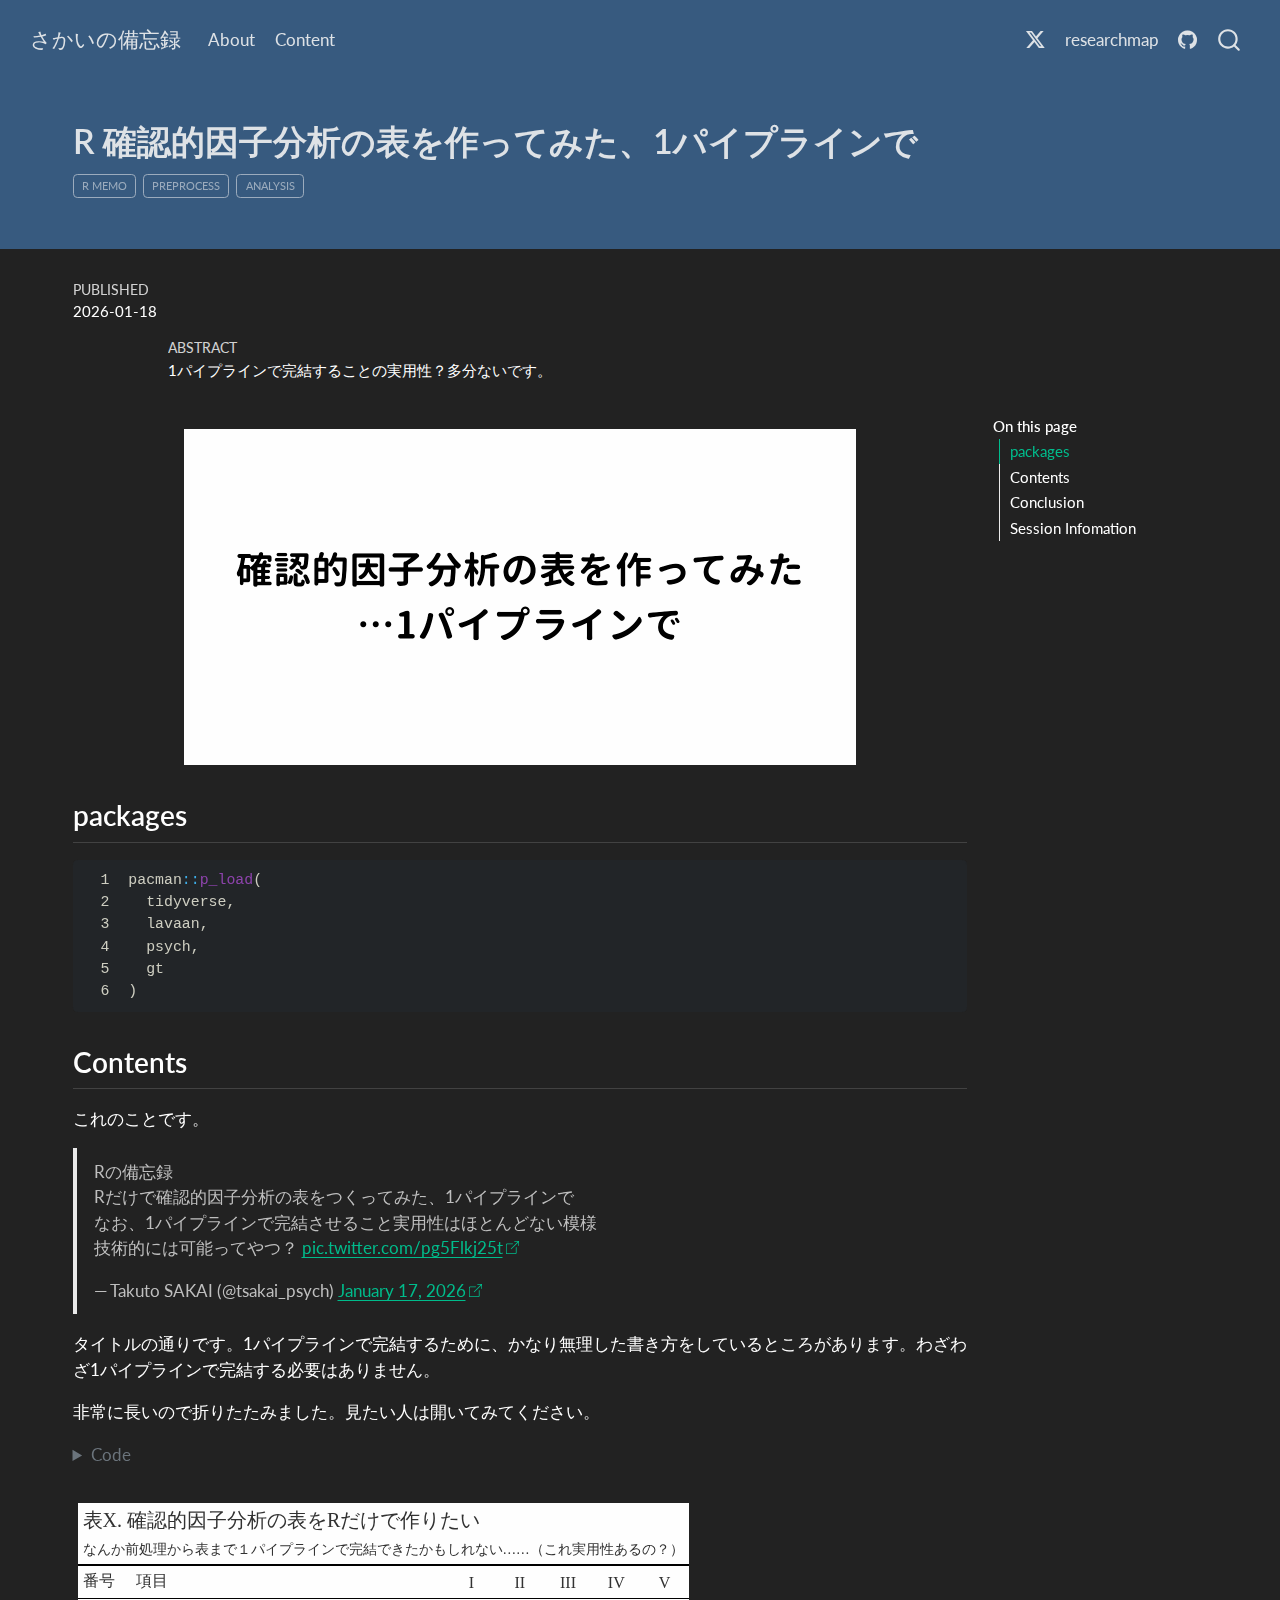
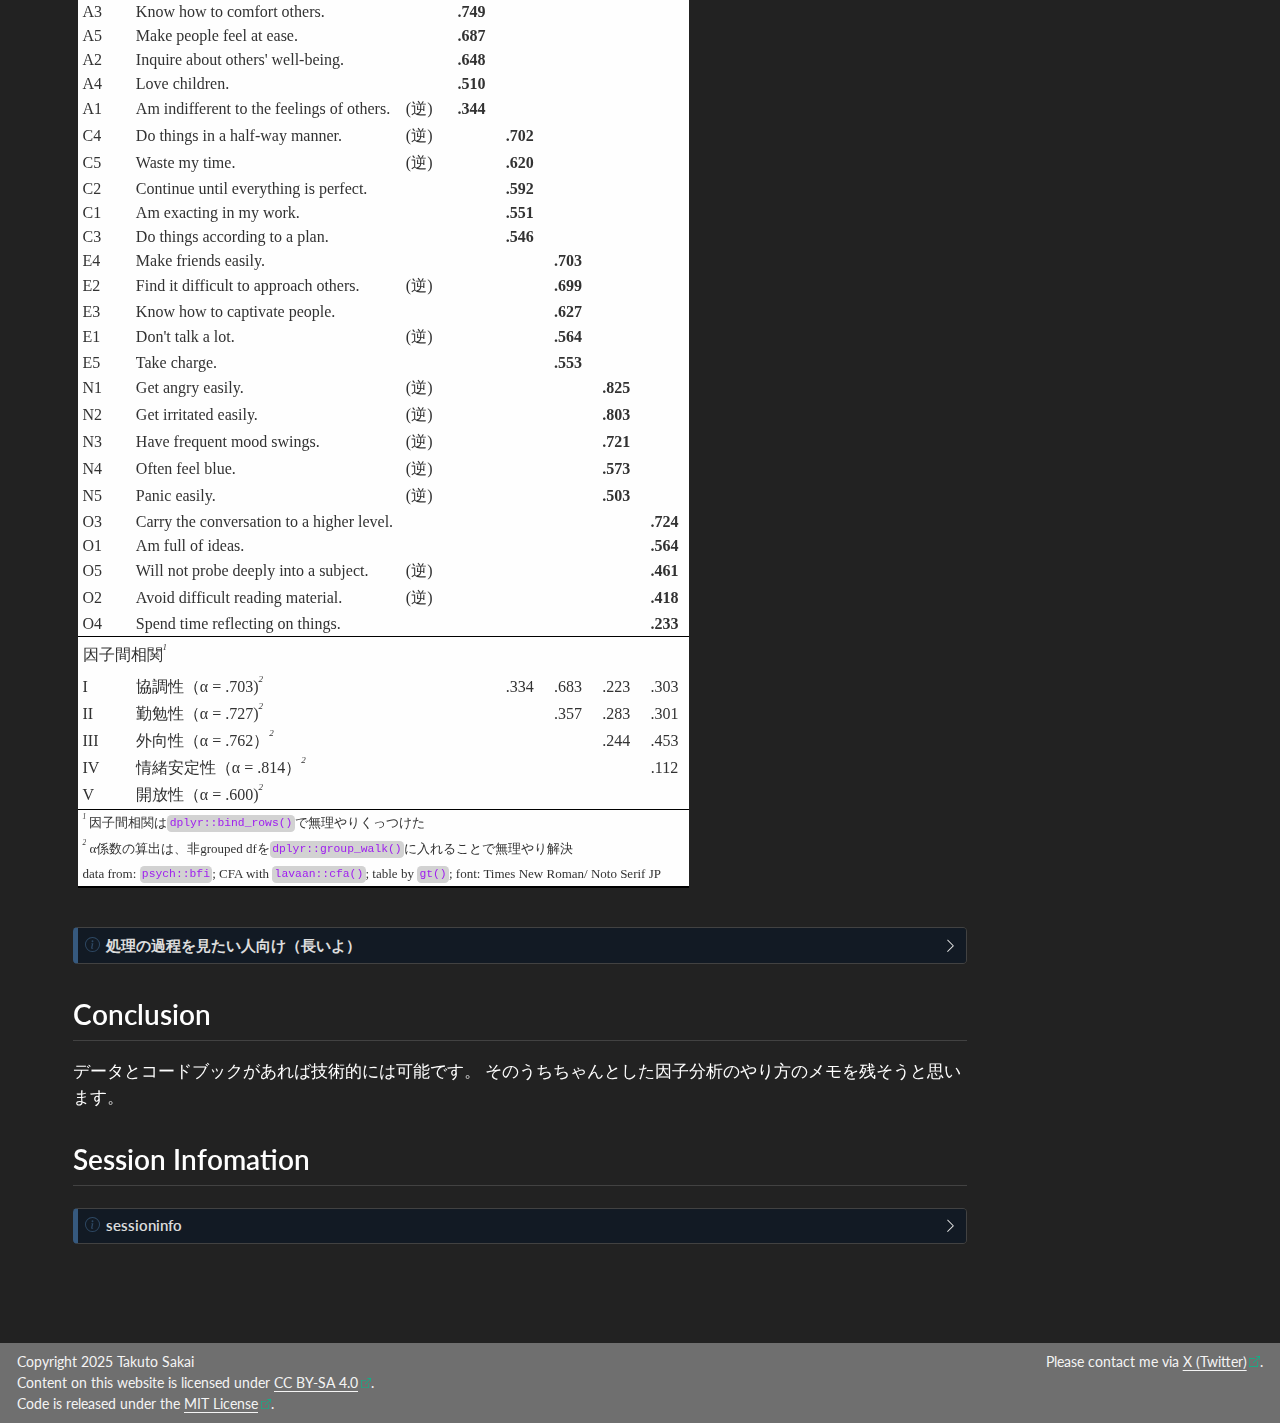
<file: website/posts/20260118_CFA_table_in_one_pipeline/index.html>
<!DOCTYPE html>
<html xmlns="http://www.w3.org/1999/xhtml" lang="en" xml:lang="en"><head>

<meta charset="utf-8">
<meta name="generator" content="quarto-1.8.26">

<meta name="viewport" content="width=device-width, initial-scale=1.0, user-scalable=yes">

<meta name="dcterms.date" content="2026-01-18">

<title>R 確認的因子分析の表を作ってみた、1パイプラインで – さかいの備忘録</title>
<style>
code{white-space: pre-wrap;}
span.smallcaps{font-variant: small-caps;}
div.columns{display: flex; gap: min(4vw, 1.5em);}
div.column{flex: auto; overflow-x: auto;}
div.hanging-indent{margin-left: 1.5em; text-indent: -1.5em;}
ul.task-list{list-style: none;}
ul.task-list li input[type="checkbox"] {
  width: 0.8em;
  margin: 0 0.8em 0.2em -1em; /* quarto-specific, see https://github.com/quarto-dev/quarto-cli/issues/4556 */ 
  vertical-align: middle;
}
/* CSS for syntax highlighting */
html { -webkit-text-size-adjust: 100%; }
pre > code.sourceCode { white-space: pre; position: relative; }
pre > code.sourceCode > span { display: inline-block; line-height: 1.25; }
pre > code.sourceCode > span:empty { height: 1.2em; }
.sourceCode { overflow: visible; }
code.sourceCode > span { color: inherit; text-decoration: inherit; }
div.sourceCode { margin: 1em 0; }
pre.sourceCode { margin: 0; }
@media screen {
div.sourceCode { overflow: auto; }
}
@media print {
pre > code.sourceCode { white-space: pre-wrap; }
pre > code.sourceCode > span { text-indent: -5em; padding-left: 5em; }
}
pre.numberSource code
  { counter-reset: source-line 0; }
pre.numberSource code > span
  { position: relative; left: -4em; counter-increment: source-line; }
pre.numberSource code > span > a:first-child::before
  { content: counter(source-line);
    position: relative; left: -1em; text-align: right; vertical-align: baseline;
    border: none; display: inline-block;
    -webkit-touch-callout: none; -webkit-user-select: none;
    -khtml-user-select: none; -moz-user-select: none;
    -ms-user-select: none; user-select: none;
    padding: 0 4px; width: 4em;
  }
pre.numberSource { margin-left: 3em;  padding-left: 4px; }
div.sourceCode
  {   }
@media screen {
pre > code.sourceCode > span > a:first-child::before { text-decoration: underline; }
}
</style>


<script src="../../site_libs/quarto-nav/quarto-nav.js"></script>
<script src="../../site_libs/quarto-nav/headroom.min.js"></script>
<script src="../../site_libs/clipboard/clipboard.min.js"></script>
<script src="../../site_libs/quarto-search/autocomplete.umd.js"></script>
<script src="../../site_libs/quarto-search/fuse.min.js"></script>
<script src="../../site_libs/quarto-search/quarto-search.js"></script>
<meta name="quarto:offset" content="../../">
<script src="../../site_libs/quarto-html/quarto.js" type="module"></script>
<script src="../../site_libs/quarto-html/tabsets/tabsets.js" type="module"></script>
<script src="../../site_libs/quarto-html/axe/axe-check.js" type="module"></script>
<script src="../../site_libs/quarto-html/popper.min.js"></script>
<script src="../../site_libs/quarto-html/tippy.umd.min.js"></script>
<script src="../../site_libs/quarto-html/anchor.min.js"></script>
<link href="../../site_libs/quarto-html/tippy.css" rel="stylesheet">
<link href="../../site_libs/quarto-html/quarto-syntax-highlighting-dark-5d4073339ea55b1ad5ce071f10a273ff.css" rel="stylesheet" id="quarto-text-highlighting-styles">
<script src="../../site_libs/bootstrap/bootstrap.min.js"></script>
<link href="../../site_libs/bootstrap/bootstrap-icons.css" rel="stylesheet">
<link href="../../site_libs/bootstrap/bootstrap-04790538fe244593e78e58a7cb4983f3.min.css" rel="stylesheet" append-hash="true" id="quarto-bootstrap" data-mode="dark">
<script id="quarto-search-options" type="application/json">{
  "location": "navbar",
  "copy-button": false,
  "collapse-after": 3,
  "panel-placement": "end",
  "type": "overlay",
  "limit": 50,
  "keyboard-shortcut": [
    "f",
    "/",
    "s"
  ],
  "show-item-context": false,
  "language": {
    "search-no-results-text": "No results",
    "search-matching-documents-text": "matching documents",
    "search-copy-link-title": "Copy link to search",
    "search-hide-matches-text": "Hide additional matches",
    "search-more-match-text": "more match in this document",
    "search-more-matches-text": "more matches in this document",
    "search-clear-button-title": "Clear",
    "search-text-placeholder": "",
    "search-detached-cancel-button-title": "Cancel",
    "search-submit-button-title": "Submit",
    "search-label": "Search"
  }
}</script>


<link rel="stylesheet" href="../../styles.css">
<meta property="og:title" content="R 確認的因子分析の表を作ってみた、1パイプラインで – さかいの備忘録">
<meta property="og:description" content="1パイプラインで完結することの実用性？多分ないです。">
<meta property="og:image" content="https://tsakai-website.pages.dev/posts/20260118_CFA_table_in_one_pipeline/index_files/figure-html/thumbnail-1.png">
<meta property="og:site_name" content="さかいの備忘録">
<meta property="og:image:height" content="672">
<meta property="og:image:width" content="1344">
<meta name="twitter:title" content="R 確認的因子分析の表を作ってみた、1パイプラインで – さかいの備忘録">
<meta name="twitter:description" content="1パイプラインで完結することの実用性？多分ないです。">
<meta name="twitter:image" content="https://tsakai-website.pages.dev/posts/20260118_CFA_table_in_one_pipeline/index_files/figure-html/thumbnail-1.png">
<meta name="twitter:image-height" content="672">
<meta name="twitter:image-width" content="1344">
<meta name="twitter:card" content="summary_large_image">
</head>

<body class="nav-fixed quarto-light">

<div id="quarto-search-results"></div>
  <header id="quarto-header" class="headroom fixed-top quarto-banner">
    <nav class="navbar navbar-expand-lg " data-bs-theme="dark">
      <div class="navbar-container container-fluid">
      <div class="navbar-brand-container mx-auto">
    <a class="navbar-brand" href="../../index.html">
    <span class="navbar-title">さかいの備忘録</span>
    </a>
  </div>
            <div id="quarto-search" class="" title="Search"></div>
          <button class="navbar-toggler" type="button" data-bs-toggle="collapse" data-bs-target="#navbarCollapse" aria-controls="navbarCollapse" role="menu" aria-expanded="false" aria-label="Toggle navigation" onclick="if (window.quartoToggleHeadroom) { window.quartoToggleHeadroom(); }">
  <span class="navbar-toggler-icon"></span>
</button>
          <div class="collapse navbar-collapse" id="navbarCollapse">
            <ul class="navbar-nav navbar-nav-scroll me-auto">
  <li class="nav-item">
    <a class="nav-link" href="../../about.html"> 
<span class="menu-text">About</span></a>
  </li>  
  <li class="nav-item">
    <a class="nav-link" href="../../content.html"> 
<span class="menu-text">Content</span></a>
  </li>  
</ul>
            <ul class="navbar-nav navbar-nav-scroll ms-auto">
  <li class="nav-item compact">
    <a class="nav-link" href="https://x.com/tsakai_psych" target="_blank"> <i class="bi bi-twitter-x" role="img">
</i> 
<span class="menu-text"></span></a>
  </li>  
  <li class="nav-item">
    <a class="nav-link" href="https://researchmap.jp/takutosakai" target="_blank"> 
<span class="menu-text">researchmap</span></a>
  </li>  
  <li class="nav-item compact">
    <a class="nav-link" href="https://github.com/tsakai-psych" target="_blank"> <i class="bi bi-github" role="img">
</i> 
<span class="menu-text"></span></a>
  </li>  
</ul>
          </div> <!-- /navcollapse -->
            <div class="quarto-navbar-tools">
</div>
      </div> <!-- /container-fluid -->
    </nav>
</header>
<!-- content -->
<header id="title-block-header" class="quarto-title-block default page-columns page-full">
  <div class="quarto-title-banner page-columns page-full">
    <div class="quarto-title column-page-left">
      <h1 class="title">R 確認的因子分析の表を作ってみた、1パイプラインで</h1>
                                <div class="quarto-categories">
                <div class="quarto-category">R memo</div>
                <div class="quarto-category">preprocess</div>
                <div class="quarto-category">analysis</div>
              </div>
                  </div>
  </div>
    
  
  <div class="quarto-title-meta column-page-left">

      
      <div>
      <div class="quarto-title-meta-heading">Published</div>
      <div class="quarto-title-meta-contents">
        <p class="date">2026-01-18</p>
      </div>
    </div>
    
      
    </div>
    
  <div>
    <div class="abstract">
      <div class="block-title">Abstract</div>
      <p>1パイプラインで完結することの実用性？多分ないです。</p>
    </div>
  </div>
  
  </header><div id="quarto-content" class="quarto-container page-columns page-rows-contents page-layout-full page-navbar">
<!-- sidebar -->
<!-- margin-sidebar -->
    <div id="quarto-margin-sidebar" class="sidebar margin-sidebar">
        <nav id="TOC" role="doc-toc" class="toc-active">
    <h2 id="toc-title">On this page</h2>
   
  <ul>
  <li><a href="#packages" id="toc-packages" class="nav-link active" data-scroll-target="#packages">packages</a></li>
  <li><a href="#contents" id="toc-contents" class="nav-link" data-scroll-target="#contents">Contents</a></li>
  <li><a href="#conclusion" id="toc-conclusion" class="nav-link" data-scroll-target="#conclusion">Conclusion</a></li>
  <li><a href="#session-infomation" id="toc-session-infomation" class="nav-link" data-scroll-target="#session-infomation">Session Infomation</a></li>
  </ul>
</nav>
    </div>
<!-- main -->
<main class="content quarto-banner-title-block column-page-left" id="quarto-document-content">





<div class="cell" data-layout-align="center">
<div class="cell-output-display">
<div class="quarto-figure quarto-figure-center">
<figure class="figure">
<p><img src="index_files/figure-html/thumbnail-1.png" class="img-fluid quarto-figure quarto-figure-center figure-img" width="672"></p>
</figure>
</div>
</div>
</div>
<section id="packages" class="level2">
<h2 class="anchored" data-anchor-id="packages">packages</h2>
<div class="cell" data-layout-align="center">
<div class="code-copy-outer-scaffold"><div class="sourceCode cell-code" id="cb1"><pre class="sourceCode numberSource r number-lines code-with-copy"><code class="sourceCode r"><span id="cb1-1"><a href="#cb1-1"></a>pacman<span class="sc">::</span><span class="fu">p_load</span>(</span>
<span id="cb1-2"><a href="#cb1-2"></a>  tidyverse,</span>
<span id="cb1-3"><a href="#cb1-3"></a>  lavaan,</span>
<span id="cb1-4"><a href="#cb1-4"></a>  psych,</span>
<span id="cb1-5"><a href="#cb1-5"></a>  gt</span>
<span id="cb1-6"><a href="#cb1-6"></a>)</span></code></pre></div><button title="Copy to Clipboard" class="code-copy-button"><i class="bi"></i></button></div>
</div>
</section>
<section id="contents" class="level2">
<h2 class="anchored" data-anchor-id="contents">Contents</h2>
<p>これのことです。</p>
<blockquote class="twitter-tweet blockquote" data-theme="dark">
<p lang="ja" dir="ltr">
Rの備忘録<br>Rだけで確認的因子分析の表をつくってみた、1パイプラインで<br>なお、1パイプラインで完結させること実用性はほとんどない模様<br>技術的には可能ってやつ？ <a href="https://t.co/pg5Flkj25t">pic.twitter.com/pg5Flkj25t</a>
</p>
— Takuto SAKAI (<span class="citation" data-cites="tsakai_psych">@tsakai_psych</span>) <a href="https://twitter.com/tsakai_psych/status/2012569276574765559?ref_src=twsrc%5Etfw">January 17, 2026</a>
</blockquote>
<script async="" src="https://platform.twitter.com/widgets.js" charset="utf-8"></script>
<p>タイトルの通りです。1パイプラインで完結するために、かなり無理した書き方をしているところがあります。わざわざ1パイプラインで完結する必要はありません。</p>
<p>非常に長いので折りたたみました。見たい人は開いてみてください。</p>
<div class="cell" data-layout-align="center">
<details class="code-fold">
<summary>Code</summary>
<div class="code-copy-outer-scaffold"><div class="sourceCode cell-code" id="cb2"><pre class="sourceCode numberSource r number-lines code-with-copy"><code class="sourceCode r"><span id="cb2-1"><a href="#cb2-1"></a>bfi <span class="sc">|&gt;</span></span>
<span id="cb2-2"><a href="#cb2-2"></a>  <span class="fu">relocate</span>(</span>
<span id="cb2-3"><a href="#cb2-3"></a>    age, gender, education</span>
<span id="cb2-4"><a href="#cb2-4"></a>  ) <span class="sc">|&gt;</span></span>
<span id="cb2-5"><a href="#cb2-5"></a>  <span class="fu">mutate</span>(</span>
<span id="cb2-6"><a href="#cb2-6"></a>    <span class="fu">across</span>(</span>
<span id="cb2-7"><a href="#cb2-7"></a>      <span class="at">.cols =</span> bfi.dictionary <span class="sc">|&gt;</span></span>
<span id="cb2-8"><a href="#cb2-8"></a>        <span class="fu">subset</span>(</span>
<span id="cb2-9"><a href="#cb2-9"></a>          Keying <span class="sc">==</span> <span class="sc">-</span><span class="dv">1</span></span>
<span id="cb2-10"><a href="#cb2-10"></a>        ) <span class="sc">|&gt;</span></span>
<span id="cb2-11"><a href="#cb2-11"></a>        <span class="fu">rownames</span>(),</span>
<span id="cb2-12"><a href="#cb2-12"></a>      <span class="at">.fns =</span> \(x) {</span>
<span id="cb2-13"><a href="#cb2-13"></a>        <span class="dv">7</span> <span class="sc">-</span> x</span>
<span id="cb2-14"><a href="#cb2-14"></a>      }</span>
<span id="cb2-15"><a href="#cb2-15"></a>    )</span>
<span id="cb2-16"><a href="#cb2-16"></a>  ) <span class="sc">|&gt;</span> </span>
<span id="cb2-17"><a href="#cb2-17"></a>  <span class="fu">rownames_to_column</span>(<span class="at">var =</span> <span class="st">"id"</span>) <span class="sc">|&gt;</span></span>
<span id="cb2-18"><a href="#cb2-18"></a>  <span class="fu">group_walk</span>(</span>
<span id="cb2-19"><a href="#cb2-19"></a>    <span class="at">.f =</span> \(x, idx) {</span>
<span id="cb2-20"><a href="#cb2-20"></a>      x <span class="sc">|&gt;</span></span>
<span id="cb2-21"><a href="#cb2-21"></a>        <span class="fu">pivot_longer</span>(</span>
<span id="cb2-22"><a href="#cb2-22"></a>          <span class="at">cols =</span> <span class="fu">matches</span>(<span class="st">"</span><span class="sc">\\</span><span class="st">w</span><span class="sc">\\</span><span class="st">d"</span>),</span>
<span id="cb2-23"><a href="#cb2-23"></a>          <span class="at">names_to =</span> <span class="st">"items"</span></span>
<span id="cb2-24"><a href="#cb2-24"></a>        ) <span class="sc">|&gt;</span></span>
<span id="cb2-25"><a href="#cb2-25"></a>        <span class="fu">mutate</span>(</span>
<span id="cb2-26"><a href="#cb2-26"></a>          <span class="at">nest_item =</span> <span class="fu">str_extract</span>(</span>
<span id="cb2-27"><a href="#cb2-27"></a>            items,</span>
<span id="cb2-28"><a href="#cb2-28"></a>            <span class="at">pattern =</span> <span class="st">"^</span><span class="sc">\\</span><span class="st">w"</span></span>
<span id="cb2-29"><a href="#cb2-29"></a>          )</span>
<span id="cb2-30"><a href="#cb2-30"></a>        ) <span class="sc">|&gt;</span></span>
<span id="cb2-31"><a href="#cb2-31"></a>        <span class="fu">nest</span>(<span class="at">.by =</span> nest_item) <span class="sc">|&gt;</span></span>
<span id="cb2-32"><a href="#cb2-32"></a>        <span class="fu">mutate</span>(</span>
<span id="cb2-33"><a href="#cb2-33"></a>          <span class="at">res =</span> <span class="fu">map</span>(</span>
<span id="cb2-34"><a href="#cb2-34"></a>            <span class="at">.x =</span> data,</span>
<span id="cb2-35"><a href="#cb2-35"></a>            <span class="at">.f =</span> \(x) {</span>
<span id="cb2-36"><a href="#cb2-36"></a>              x <span class="sc">|&gt;</span></span>
<span id="cb2-37"><a href="#cb2-37"></a>                <span class="fu">pivot_wider</span>(</span>
<span id="cb2-38"><a href="#cb2-38"></a>                  <span class="at">names_from =</span> items,</span>
<span id="cb2-39"><a href="#cb2-39"></a>                  <span class="at">values_from =</span> value</span>
<span id="cb2-40"><a href="#cb2-40"></a>                ) <span class="sc">|&gt;</span></span>
<span id="cb2-41"><a href="#cb2-41"></a>                <span class="fu">select</span>(<span class="fu">matches</span>(<span class="st">"</span><span class="sc">\\</span><span class="st">w</span><span class="sc">\\</span><span class="st">d"</span>)) <span class="sc">|&gt;</span></span>
<span id="cb2-42"><a href="#cb2-42"></a>                psych<span class="sc">::</span><span class="fu">alpha</span>() <span class="sc">|&gt;</span></span>
<span id="cb2-43"><a href="#cb2-43"></a>                _<span class="sc">$</span>total <span class="sc">|&gt;</span></span>
<span id="cb2-44"><a href="#cb2-44"></a>                _<span class="sc">$</span>raw_alpha <span class="sc">|&gt;</span></span>
<span id="cb2-45"><a href="#cb2-45"></a>                <span class="fu">round</span>(<span class="at">digits =</span> <span class="dv">3</span>) <span class="sc">|&gt;</span></span>
<span id="cb2-46"><a href="#cb2-46"></a>                <span class="fu">sprintf</span>(<span class="st">"%.3f"</span>, <span class="at">x =</span> _) <span class="sc">|&gt;</span></span>
<span id="cb2-47"><a href="#cb2-47"></a>                <span class="fu">str_remove</span>(<span class="at">pattern =</span> <span class="st">"^0"</span>)</span>
<span id="cb2-48"><a href="#cb2-48"></a>            }</span>
<span id="cb2-49"><a href="#cb2-49"></a>          ) <span class="sc">|&gt;</span></span>
<span id="cb2-50"><a href="#cb2-50"></a>            <span class="fu">set_names</span>(nest_item),</span>
<span id="cb2-51"><a href="#cb2-51"></a>          <span class="at">.by =</span> nest_item</span>
<span id="cb2-52"><a href="#cb2-52"></a>        ) <span class="sc">|&gt;</span></span>
<span id="cb2-53"><a href="#cb2-53"></a>        <span class="fu">pull</span>(res) <span class="sc">|&gt;</span></span>
<span id="cb2-54"><a href="#cb2-54"></a>        <span class="fu">assign</span>(</span>
<span id="cb2-55"><a href="#cb2-55"></a>          <span class="st">"res_alpha"</span>,</span>
<span id="cb2-56"><a href="#cb2-56"></a>          <span class="at">value =</span> _,</span>
<span id="cb2-57"><a href="#cb2-57"></a>          <span class="at">envir =</span> .GlobalEnv</span>
<span id="cb2-58"><a href="#cb2-58"></a>        )</span>
<span id="cb2-59"><a href="#cb2-59"></a>    }</span>
<span id="cb2-60"><a href="#cb2-60"></a>  ) <span class="sc">|&gt;</span></span>
<span id="cb2-61"><a href="#cb2-61"></a>  <span class="fu">cfa</span>(</span>
<span id="cb2-62"><a href="#cb2-62"></a>    <span class="at">model =</span> <span class="st">'</span></span>
<span id="cb2-63"><a href="#cb2-63"></a><span class="st">      Agreeableness =~ A1 + A2 + A3 + A4 + A5</span></span>
<span id="cb2-64"><a href="#cb2-64"></a><span class="st">      Conscientiousness =~ C1 + C2 + C3 + C4 + C5</span></span>
<span id="cb2-65"><a href="#cb2-65"></a><span class="st">      Extraversion =~ E1 + E2 + E3 + E4 + E5</span></span>
<span id="cb2-66"><a href="#cb2-66"></a><span class="st">      Neuroticism =~ N1 + N2 + N3 + N4 + N5</span></span>
<span id="cb2-67"><a href="#cb2-67"></a><span class="st">      Opennness =~ O1 + O2 + O3 + O4 + O5</span></span>
<span id="cb2-68"><a href="#cb2-68"></a><span class="st">    '</span>,</span>
<span id="cb2-69"><a href="#cb2-69"></a>    <span class="at">data =</span> _,</span>
<span id="cb2-70"><a href="#cb2-70"></a>    <span class="at">std.lv =</span> <span class="cn">TRUE</span></span>
<span id="cb2-71"><a href="#cb2-71"></a>  ) <span class="sc">|&gt;</span></span>
<span id="cb2-72"><a href="#cb2-72"></a>  <span class="fu">assign</span>(</span>
<span id="cb2-73"><a href="#cb2-73"></a>    <span class="st">"fit_bfi"</span>,</span>
<span id="cb2-74"><a href="#cb2-74"></a>    <span class="at">value =</span> _</span>
<span id="cb2-75"><a href="#cb2-75"></a>  ) <span class="sc">|&gt;</span></span>
<span id="cb2-76"><a href="#cb2-76"></a>  <span class="fu">inspect</span>(</span>
<span id="cb2-77"><a href="#cb2-77"></a>    <span class="at">what =</span> <span class="st">"std.all"</span></span>
<span id="cb2-78"><a href="#cb2-78"></a>  ) <span class="sc">|&gt;</span></span>
<span id="cb2-79"><a href="#cb2-79"></a>  _<span class="sc">$</span>lambda <span class="sc">|&gt;</span></span>
<span id="cb2-80"><a href="#cb2-80"></a>  <span class="fu">unclass</span>() <span class="sc">|&gt;</span></span>
<span id="cb2-81"><a href="#cb2-81"></a>  <span class="fu">as_tibble</span>(</span>
<span id="cb2-82"><a href="#cb2-82"></a>    <span class="at">rownames =</span> <span class="st">"items"</span></span>
<span id="cb2-83"><a href="#cb2-83"></a>  ) <span class="sc">|&gt;</span></span>
<span id="cb2-84"><a href="#cb2-84"></a>  <span class="fu">arrange</span>(</span>
<span id="cb2-85"><a href="#cb2-85"></a>    <span class="fu">across</span>(</span>
<span id="cb2-86"><a href="#cb2-86"></a>      <span class="at">.cols =</span> <span class="fu">c</span>(Agreeableness, Conscientiousness, Extraversion, Neuroticism, Opennness),</span>
<span id="cb2-87"><a href="#cb2-87"></a>      <span class="at">.fns =</span> <span class="sc">~</span><span class="fu">desc</span>(.x)</span>
<span id="cb2-88"><a href="#cb2-88"></a>    )</span>
<span id="cb2-89"><a href="#cb2-89"></a>  ) <span class="sc">|&gt;</span></span>
<span id="cb2-90"><a href="#cb2-90"></a>  <span class="fu">left_join</span>(</span>
<span id="cb2-91"><a href="#cb2-91"></a>    <span class="at">y =</span> bfi.dictionary <span class="sc">|&gt;</span></span>
<span id="cb2-92"><a href="#cb2-92"></a>      <span class="fu">as_tibble</span>(<span class="at">rownames =</span> <span class="st">"items"</span>) <span class="sc">|&gt;</span></span>
<span id="cb2-93"><a href="#cb2-93"></a>      <span class="fu">select</span>(items, Item, Keying),</span>
<span id="cb2-94"><a href="#cb2-94"></a>    <span class="at">by =</span> <span class="fu">join_by</span>(<span class="st">"items"</span>)</span>
<span id="cb2-95"><a href="#cb2-95"></a>  ) <span class="sc">|&gt;</span></span>
<span id="cb2-96"><a href="#cb2-96"></a>  <span class="fu">relocate</span>(</span>
<span id="cb2-97"><a href="#cb2-97"></a>    <span class="at">item_label =</span> Item,</span>
<span id="cb2-98"><a href="#cb2-98"></a>    <span class="at">is_rev =</span> Keying,</span>
<span id="cb2-99"><a href="#cb2-99"></a>    <span class="at">.after =</span> items</span>
<span id="cb2-100"><a href="#cb2-100"></a>  ) <span class="sc">|&gt;</span></span>
<span id="cb2-101"><a href="#cb2-101"></a>  <span class="fu">mutate</span>(</span>
<span id="cb2-102"><a href="#cb2-102"></a>    <span class="at">is_rev =</span> <span class="fu">if_else</span>(</span>
<span id="cb2-103"><a href="#cb2-103"></a>      is_rev <span class="sc">&gt;</span> <span class="dv">0</span>,</span>
<span id="cb2-104"><a href="#cb2-104"></a>      <span class="st">""</span>,</span>
<span id="cb2-105"><a href="#cb2-105"></a>      <span class="st">"rev"</span></span>
<span id="cb2-106"><a href="#cb2-106"></a>    )</span>
<span id="cb2-107"><a href="#cb2-107"></a>  ) <span class="sc">|&gt;</span></span>
<span id="cb2-108"><a href="#cb2-108"></a>  <span class="fu">bind_rows</span>(</span>
<span id="cb2-109"><a href="#cb2-109"></a>    <span class="at">y =</span> fit_bfi <span class="sc">|&gt;</span></span>
<span id="cb2-110"><a href="#cb2-110"></a>      <span class="fu">inspect</span>(<span class="at">what =</span> <span class="st">"std.all"</span>) <span class="sc">|&gt;</span></span>
<span id="cb2-111"><a href="#cb2-111"></a>      _<span class="sc">$</span>psi <span class="sc">|&gt;</span></span>
<span id="cb2-112"><a href="#cb2-112"></a>      <span class="fu">unclass</span>() <span class="sc">|&gt;</span></span>
<span id="cb2-113"><a href="#cb2-113"></a>      (\(x) {</span>
<span id="cb2-114"><a href="#cb2-114"></a>        <span class="st">`</span><span class="at">[&lt;-</span><span class="st">`</span>(x, <span class="fu">lower.tri</span>(x, <span class="at">diag =</span> <span class="cn">TRUE</span>), <span class="cn">NA</span>)</span>
<span id="cb2-115"><a href="#cb2-115"></a>      }) () <span class="sc">|&gt;</span></span>
<span id="cb2-116"><a href="#cb2-116"></a>      <span class="fu">as_tibble</span>(</span>
<span id="cb2-117"><a href="#cb2-117"></a>        <span class="at">rownames =</span> <span class="st">"item_label"</span></span>
<span id="cb2-118"><a href="#cb2-118"></a>      ) <span class="sc">|&gt;</span></span>
<span id="cb2-119"><a href="#cb2-119"></a>      <span class="fu">mutate</span>(</span>
<span id="cb2-120"><a href="#cb2-120"></a>        <span class="at">items =</span> <span class="fu">c</span>(<span class="st">"I"</span>, <span class="st">"II"</span>, <span class="st">"III"</span>, <span class="st">"IV"</span>, <span class="st">"V"</span>)</span>
<span id="cb2-121"><a href="#cb2-121"></a>      ),</span>
<span id="cb2-122"><a href="#cb2-122"></a>    <span class="at">.id =</span> <span class="st">"data_from"</span></span>
<span id="cb2-123"><a href="#cb2-123"></a>  ) <span class="sc">|&gt;</span></span>
<span id="cb2-124"><a href="#cb2-124"></a>  <span class="fu">group_by</span>(data_from) <span class="sc">|&gt;</span></span>
<span id="cb2-125"><a href="#cb2-125"></a>  <span class="fu">gt</span>() <span class="sc">|&gt;</span></span>
<span id="cb2-126"><a href="#cb2-126"></a>  <span class="fu">fmt_number</span>(</span>
<span id="cb2-127"><a href="#cb2-127"></a>    <span class="at">decimals =</span> <span class="dv">3</span></span>
<span id="cb2-128"><a href="#cb2-128"></a>  ) <span class="sc">|&gt;</span></span>
<span id="cb2-129"><a href="#cb2-129"></a>  <span class="fu">tab_style</span>(</span>
<span id="cb2-130"><a href="#cb2-130"></a>    <span class="at">style =</span> <span class="fu">cell_text</span>(</span>
<span id="cb2-131"><a href="#cb2-131"></a>      <span class="at">weight =</span> <span class="st">"bold"</span>,</span>
<span id="cb2-132"><a href="#cb2-132"></a>      <span class="at">font =</span> <span class="st">"Times New Roman"</span></span>
<span id="cb2-133"><a href="#cb2-133"></a>    ),</span>
<span id="cb2-134"><a href="#cb2-134"></a>    <span class="at">locations =</span> <span class="fu">list</span>(</span>
<span id="cb2-135"><a href="#cb2-135"></a>      <span class="fu">cells_body</span>(</span>
<span id="cb2-136"><a href="#cb2-136"></a>        <span class="at">columns =</span> Agreeableness,</span>
<span id="cb2-137"><a href="#cb2-137"></a>        <span class="at">rows =</span> <span class="dv">1</span><span class="sc">:</span><span class="dv">5</span></span>
<span id="cb2-138"><a href="#cb2-138"></a>      ),</span>
<span id="cb2-139"><a href="#cb2-139"></a>      <span class="fu">cells_body</span>(</span>
<span id="cb2-140"><a href="#cb2-140"></a>        <span class="at">columns =</span> Conscientiousness,</span>
<span id="cb2-141"><a href="#cb2-141"></a>        <span class="at">rows =</span> <span class="dv">6</span><span class="sc">:</span><span class="dv">10</span></span>
<span id="cb2-142"><a href="#cb2-142"></a>      ),</span>
<span id="cb2-143"><a href="#cb2-143"></a>      <span class="fu">cells_body</span>(</span>
<span id="cb2-144"><a href="#cb2-144"></a>        <span class="at">columns =</span> Extraversion,</span>
<span id="cb2-145"><a href="#cb2-145"></a>        <span class="at">rows =</span> <span class="dv">11</span><span class="sc">:</span><span class="dv">15</span></span>
<span id="cb2-146"><a href="#cb2-146"></a>      ),</span>
<span id="cb2-147"><a href="#cb2-147"></a>      <span class="fu">cells_body</span>(</span>
<span id="cb2-148"><a href="#cb2-148"></a>        <span class="at">columns =</span> Neuroticism,</span>
<span id="cb2-149"><a href="#cb2-149"></a>        <span class="at">rows =</span> <span class="dv">16</span><span class="sc">:</span><span class="dv">20</span></span>
<span id="cb2-150"><a href="#cb2-150"></a>      ),</span>
<span id="cb2-151"><a href="#cb2-151"></a>      <span class="fu">cells_body</span>(</span>
<span id="cb2-152"><a href="#cb2-152"></a>        <span class="at">columns =</span> Opennness,</span>
<span id="cb2-153"><a href="#cb2-153"></a>        <span class="at">rows =</span> <span class="dv">21</span><span class="sc">:</span><span class="dv">25</span></span>
<span id="cb2-154"><a href="#cb2-154"></a>      )</span>
<span id="cb2-155"><a href="#cb2-155"></a>    )</span>
<span id="cb2-156"><a href="#cb2-156"></a>  ) <span class="sc">|&gt;</span></span>
<span id="cb2-157"><a href="#cb2-157"></a>  <span class="fu">tab_stubhead</span>(</span>
<span id="cb2-158"><a href="#cb2-158"></a>    <span class="at">label =</span> <span class="st">"番号"</span></span>
<span id="cb2-159"><a href="#cb2-159"></a>  ) <span class="sc">|&gt;</span></span>
<span id="cb2-160"><a href="#cb2-160"></a>  <span class="fu">tab_header</span>(</span>
<span id="cb2-161"><a href="#cb2-161"></a>    <span class="at">title =</span> <span class="st">"表X. 確認的因子分析の表をRだけで作りたい"</span>,</span>
<span id="cb2-162"><a href="#cb2-162"></a>    <span class="at">subtitle =</span> <span class="fu">md</span>(<span class="st">"なんか前処理から表まで１パイプラインで完結できたかもしれない……（これ実用性あるの？）"</span>)</span>
<span id="cb2-163"><a href="#cb2-163"></a>  ) <span class="sc">|&gt;</span></span>
<span id="cb2-164"><a href="#cb2-164"></a>  <span class="fu">tab_source_note</span>(</span>
<span id="cb2-165"><a href="#cb2-165"></a>    <span class="at">source_note =</span> <span class="fu">md</span>(</span>
<span id="cb2-166"><a href="#cb2-166"></a>      <span class="st">"data from: `psych::bfi`; CFA with `lavaan::cfa()`; table by `gt()`; font: Times New Roman/ Noto Serif JP"</span></span>
<span id="cb2-167"><a href="#cb2-167"></a>    )</span>
<span id="cb2-168"><a href="#cb2-168"></a>  ) <span class="sc">|&gt;</span></span>
<span id="cb2-169"><a href="#cb2-169"></a>  <span class="fu">tab_footnote</span>(</span>
<span id="cb2-170"><a href="#cb2-170"></a>    <span class="at">footnote =</span> <span class="fu">md</span>(<span class="st">"因子間相関は`dplyr::bind_rows()`で無理やりくっつけた"</span>),</span>
<span id="cb2-171"><a href="#cb2-171"></a>    <span class="at">locations =</span> <span class="fu">cells_row_groups</span>(</span>
<span id="cb2-172"><a href="#cb2-172"></a>      <span class="at">groups =</span> <span class="dv">2</span></span>
<span id="cb2-173"><a href="#cb2-173"></a>    )</span>
<span id="cb2-174"><a href="#cb2-174"></a>  ) <span class="sc">|&gt;</span></span>
<span id="cb2-175"><a href="#cb2-175"></a>  <span class="fu">tab_footnote</span>(</span>
<span id="cb2-176"><a href="#cb2-176"></a>    <span class="at">footnote =</span> <span class="fu">md</span>(<span class="st">"&amp;alpha;係数の算出は、非grouped dfを`dplyr::group_walk()`に入れることで無理やり解決"</span>),</span>
<span id="cb2-177"><a href="#cb2-177"></a>    <span class="at">locations =</span> <span class="fu">cells_body</span>(</span>
<span id="cb2-178"><a href="#cb2-178"></a>      <span class="at">columns =</span> item_label,</span>
<span id="cb2-179"><a href="#cb2-179"></a>      <span class="at">rows =</span> <span class="dv">26</span><span class="sc">:</span><span class="dv">30</span></span>
<span id="cb2-180"><a href="#cb2-180"></a>    )</span>
<span id="cb2-181"><a href="#cb2-181"></a>  ) <span class="sc">|&gt;</span> </span>
<span id="cb2-182"><a href="#cb2-182"></a>  <span class="fu">tab_style</span>(</span>
<span id="cb2-183"><a href="#cb2-183"></a>    <span class="at">style =</span> <span class="fu">cell_text</span>(</span>
<span id="cb2-184"><a href="#cb2-184"></a>      <span class="at">align =</span> <span class="st">"left"</span></span>
<span id="cb2-185"><a href="#cb2-185"></a>    ),</span>
<span id="cb2-186"><a href="#cb2-186"></a>    <span class="at">locations =</span> <span class="fu">cells_body</span>(</span>
<span id="cb2-187"><a href="#cb2-187"></a>      <span class="at">columns =</span> <span class="fu">c</span>(items, item_label)</span>
<span id="cb2-188"><a href="#cb2-188"></a>    )</span>
<span id="cb2-189"><a href="#cb2-189"></a>  ) <span class="sc">|&gt;</span></span>
<span id="cb2-190"><a href="#cb2-190"></a>  <span class="fu">tab_style</span>(</span>
<span id="cb2-191"><a href="#cb2-191"></a>    <span class="at">style =</span> <span class="fu">cell_borders</span>(</span>
<span id="cb2-192"><a href="#cb2-192"></a>      <span class="at">sides =</span> <span class="st">"bottom"</span>,</span>
<span id="cb2-193"><a href="#cb2-193"></a>      <span class="at">style =</span> <span class="st">"hidden"</span></span>
<span id="cb2-194"><a href="#cb2-194"></a>    ),</span>
<span id="cb2-195"><a href="#cb2-195"></a>    <span class="at">locations =</span> <span class="fu">cells_row_groups</span>()</span>
<span id="cb2-196"><a href="#cb2-196"></a>  ) <span class="sc">|&gt;</span></span>
<span id="cb2-197"><a href="#cb2-197"></a>  <span class="fu">tab_style</span>(</span>
<span id="cb2-198"><a href="#cb2-198"></a>    <span class="at">style =</span> <span class="fu">cell_text</span>(</span>
<span id="cb2-199"><a href="#cb2-199"></a>      <span class="at">font =</span> <span class="st">"Times New Roman"</span></span>
<span id="cb2-200"><a href="#cb2-200"></a>    ),</span>
<span id="cb2-201"><a href="#cb2-201"></a>    <span class="at">locations =</span> <span class="fu">list</span>(</span>
<span id="cb2-202"><a href="#cb2-202"></a>      <span class="fu">cells_body</span>(</span>
<span id="cb2-203"><a href="#cb2-203"></a>        <span class="at">columns =</span> <span class="fu">c</span>(items, item_label),</span>
<span id="cb2-204"><a href="#cb2-204"></a>        <span class="at">rows =</span> <span class="dv">1</span><span class="sc">:</span><span class="dv">25</span></span>
<span id="cb2-205"><a href="#cb2-205"></a>      ),</span>
<span id="cb2-206"><a href="#cb2-206"></a>      <span class="fu">cells_body</span>(</span>
<span id="cb2-207"><a href="#cb2-207"></a>        <span class="at">columns =</span> Agreeableness<span class="sc">:</span>Opennness,</span>
<span id="cb2-208"><a href="#cb2-208"></a>        <span class="at">rows =</span> <span class="dv">26</span><span class="sc">:</span><span class="dv">30</span></span>
<span id="cb2-209"><a href="#cb2-209"></a>      ),</span>
<span id="cb2-210"><a href="#cb2-210"></a>      <span class="fu">cells_source_notes</span>()</span>
<span id="cb2-211"><a href="#cb2-211"></a>    )</span>
<span id="cb2-212"><a href="#cb2-212"></a>  ) <span class="sc">|&gt;</span></span>
<span id="cb2-213"><a href="#cb2-213"></a>  <span class="fu">tab_style</span>(</span>
<span id="cb2-214"><a href="#cb2-214"></a>    <span class="at">style =</span> <span class="fu">cell_text</span>(</span>
<span id="cb2-215"><a href="#cb2-215"></a>      <span class="at">align =</span> <span class="st">"center"</span></span>
<span id="cb2-216"><a href="#cb2-216"></a>    ),</span>
<span id="cb2-217"><a href="#cb2-217"></a>    <span class="at">locations =</span> <span class="fu">list</span>(</span>
<span id="cb2-218"><a href="#cb2-218"></a>      <span class="fu">cells_column_labels</span>(<span class="at">columns =</span> Agreeableness<span class="sc">:</span>Opennness),</span>
<span id="cb2-219"><a href="#cb2-219"></a>      <span class="fu">cells_body</span>(<span class="at">columns =</span> Agreeableness<span class="sc">:</span>Opennness)</span>
<span id="cb2-220"><a href="#cb2-220"></a>    )</span>
<span id="cb2-221"><a href="#cb2-221"></a>  ) <span class="sc">|&gt;</span></span>
<span id="cb2-222"><a href="#cb2-222"></a>  <span class="fu">tab_style</span>(</span>
<span id="cb2-223"><a href="#cb2-223"></a>    <span class="at">style =</span> <span class="fu">cell_text</span>(</span>
<span id="cb2-224"><a href="#cb2-224"></a>      <span class="at">size =</span> <span class="st">"small"</span></span>
<span id="cb2-225"><a href="#cb2-225"></a>    ),</span>
<span id="cb2-226"><a href="#cb2-226"></a>    <span class="at">locations =</span> <span class="fu">list</span>(</span>
<span id="cb2-227"><a href="#cb2-227"></a>      <span class="fu">cells_footnotes</span>(),</span>
<span id="cb2-228"><a href="#cb2-228"></a>      <span class="fu">cells_source_notes</span>()</span>
<span id="cb2-229"><a href="#cb2-229"></a>    )</span>
<span id="cb2-230"><a href="#cb2-230"></a>  ) <span class="sc">|&gt;</span></span>
<span id="cb2-231"><a href="#cb2-231"></a>  <span class="fu">sub_zero</span>(</span>
<span id="cb2-232"><a href="#cb2-232"></a>    <span class="at">zero_text =</span> <span class="st">""</span></span>
<span id="cb2-233"><a href="#cb2-233"></a>  ) <span class="sc">|&gt;</span></span>
<span id="cb2-234"><a href="#cb2-234"></a>  <span class="fu">sub_missing</span>(</span>
<span id="cb2-235"><a href="#cb2-235"></a>    <span class="at">missing_text =</span> <span class="st">""</span></span>
<span id="cb2-236"><a href="#cb2-236"></a>  ) <span class="sc">|&gt;</span></span>
<span id="cb2-237"><a href="#cb2-237"></a>  <span class="fu">text_transform</span>(</span>
<span id="cb2-238"><a href="#cb2-238"></a>    <span class="at">fn =</span> \(x) {</span>
<span id="cb2-239"><a href="#cb2-239"></a>      <span class="fu">str_remove</span>(</span>
<span id="cb2-240"><a href="#cb2-240"></a>        x,</span>
<span id="cb2-241"><a href="#cb2-241"></a>        <span class="at">pattern =</span> <span class="st">"0(?=</span><span class="sc">\\</span><span class="st">.)"</span></span>
<span id="cb2-242"><a href="#cb2-242"></a>      )</span>
<span id="cb2-243"><a href="#cb2-243"></a>    }</span>
<span id="cb2-244"><a href="#cb2-244"></a>  ) <span class="sc">|&gt;</span></span>
<span id="cb2-245"><a href="#cb2-245"></a>  <span class="fu">text_replace</span>(</span>
<span id="cb2-246"><a href="#cb2-246"></a>    <span class="at">pattern =</span> <span class="st">"rev"</span>,</span>
<span id="cb2-247"><a href="#cb2-247"></a>    <span class="at">replacement =</span> <span class="st">"(逆)"</span>,</span>
<span id="cb2-248"><a href="#cb2-248"></a>    <span class="at">locations =</span> <span class="fu">cells_body</span>(</span>
<span id="cb2-249"><a href="#cb2-249"></a>      <span class="at">columns =</span> is_rev</span>
<span id="cb2-250"><a href="#cb2-250"></a>    )</span>
<span id="cb2-251"><a href="#cb2-251"></a>  ) <span class="sc">|&gt;</span></span>
<span id="cb2-252"><a href="#cb2-252"></a>  <span class="fu">text_case_match</span>(</span>
<span id="cb2-253"><a href="#cb2-253"></a>    <span class="st">"1"</span> <span class="sc">~</span> <span class="st">""</span>,</span>
<span id="cb2-254"><a href="#cb2-254"></a>    <span class="st">"2"</span> <span class="sc">~</span> <span class="st">"因子間相関"</span>,</span>
<span id="cb2-255"><a href="#cb2-255"></a>    <span class="at">.locations =</span> <span class="fu">cells_row_groups</span>()</span>
<span id="cb2-256"><a href="#cb2-256"></a>  ) <span class="sc">|&gt;</span></span>
<span id="cb2-257"><a href="#cb2-257"></a>  <span class="fu">text_case_match</span>(</span>
<span id="cb2-258"><a href="#cb2-258"></a>    <span class="st">"Agreeableness"</span> <span class="sc">~</span> <span class="st">"I"</span>,</span>
<span id="cb2-259"><a href="#cb2-259"></a>    <span class="st">"Conscientiousness"</span> <span class="sc">~</span> <span class="st">"II"</span>,</span>
<span id="cb2-260"><a href="#cb2-260"></a>    <span class="st">"Extraversion"</span> <span class="sc">~</span> <span class="st">"III"</span>,</span>
<span id="cb2-261"><a href="#cb2-261"></a>    <span class="st">"Neuroticism"</span> <span class="sc">~</span> <span class="st">"IV"</span>,</span>
<span id="cb2-262"><a href="#cb2-262"></a>    <span class="st">"Opennness"</span> <span class="sc">~</span> <span class="st">"V"</span>,</span>
<span id="cb2-263"><a href="#cb2-263"></a>    <span class="at">.locations =</span> <span class="fu">cells_column_labels</span>()</span>
<span id="cb2-264"><a href="#cb2-264"></a>  ) <span class="sc">|&gt;</span></span>
<span id="cb2-265"><a href="#cb2-265"></a>  <span class="fu">text_case_match</span>(</span>
<span id="cb2-266"><a href="#cb2-266"></a>    <span class="st">"Agreeableness"</span> <span class="sc">~</span> <span class="fu">paste0</span>(</span>
<span id="cb2-267"><a href="#cb2-267"></a>      <span class="st">"協調性（&amp;alpha; = "</span>, res_alpha<span class="sc">$</span>A, <span class="st">")"</span></span>
<span id="cb2-268"><a href="#cb2-268"></a>    ) <span class="sc">|&gt;</span></span>
<span id="cb2-269"><a href="#cb2-269"></a>      <span class="fu">md</span>(),</span>
<span id="cb2-270"><a href="#cb2-270"></a>    <span class="st">"Conscientiousness"</span> <span class="sc">~</span> <span class="fu">paste0</span>(</span>
<span id="cb2-271"><a href="#cb2-271"></a>      <span class="st">"勤勉性（&amp;alpha; = "</span>, res_alpha<span class="sc">$</span>C, <span class="st">")"</span></span>
<span id="cb2-272"><a href="#cb2-272"></a>    ) <span class="sc">|&gt;</span></span>
<span id="cb2-273"><a href="#cb2-273"></a>      <span class="fu">md</span>(),</span>
<span id="cb2-274"><a href="#cb2-274"></a>    <span class="st">"Extraversion"</span> <span class="sc">~</span> <span class="fu">paste0</span>(</span>
<span id="cb2-275"><a href="#cb2-275"></a>      <span class="st">"外向性（&amp;alpha; = "</span>, res_alpha<span class="sc">$</span>E, <span class="st">"）"</span></span>
<span id="cb2-276"><a href="#cb2-276"></a>    ) <span class="sc">|&gt;</span></span>
<span id="cb2-277"><a href="#cb2-277"></a>      <span class="fu">md</span>(),</span>
<span id="cb2-278"><a href="#cb2-278"></a>    <span class="st">"Neuroticism"</span> <span class="sc">~</span> <span class="fu">paste0</span>(</span>
<span id="cb2-279"><a href="#cb2-279"></a>      <span class="st">"情緒安定性（&amp;alpha; = "</span>, res_alpha<span class="sc">$</span>N, <span class="st">"）"</span></span>
<span id="cb2-280"><a href="#cb2-280"></a>    ) <span class="sc">|&gt;</span></span>
<span id="cb2-281"><a href="#cb2-281"></a>      <span class="fu">md</span>(),</span>
<span id="cb2-282"><a href="#cb2-282"></a>    <span class="st">"Opennness"</span> <span class="sc">~</span> <span class="fu">paste0</span>(</span>
<span id="cb2-283"><a href="#cb2-283"></a>      <span class="st">"開放性（&amp;alpha; = "</span>, res_alpha<span class="sc">$</span>O, <span class="st">")"</span></span>
<span id="cb2-284"><a href="#cb2-284"></a>    ) <span class="sc">|&gt;</span></span>
<span id="cb2-285"><a href="#cb2-285"></a>      <span class="fu">md</span>(),</span>
<span id="cb2-286"><a href="#cb2-286"></a>    <span class="at">.locations =</span> <span class="fu">cells_body</span>(<span class="at">columns =</span> item_label)</span>
<span id="cb2-287"><a href="#cb2-287"></a>  ) <span class="sc">|&gt;</span></span>
<span id="cb2-288"><a href="#cb2-288"></a>  <span class="fu">cols_label</span>(</span>
<span id="cb2-289"><a href="#cb2-289"></a>    <span class="at">items =</span> <span class="st">"番号"</span>,</span>
<span id="cb2-290"><a href="#cb2-290"></a>    <span class="at">item_label =</span> <span class="st">"項目"</span>,</span>
<span id="cb2-291"><a href="#cb2-291"></a>    <span class="at">is_rev =</span> <span class="st">""</span></span>
<span id="cb2-292"><a href="#cb2-292"></a>  ) <span class="sc">|&gt;</span></span>
<span id="cb2-293"><a href="#cb2-293"></a>  <span class="fu">cols_width</span>(</span>
<span id="cb2-294"><a href="#cb2-294"></a>    item_label <span class="sc">~</span> <span class="fu">px</span>(<span class="dv">270</span>)</span>
<span id="cb2-295"><a href="#cb2-295"></a>  ) <span class="sc">|&gt;</span> </span>
<span id="cb2-296"><a href="#cb2-296"></a>  <span class="fu">tab_options</span>(</span>
<span id="cb2-297"><a href="#cb2-297"></a>    <span class="at">table.font.names =</span> <span class="st">"Noto Serif JP"</span>,</span>
<span id="cb2-298"><a href="#cb2-298"></a>    <span class="at">heading.border.bottom.color =</span> <span class="st">"black"</span>,</span>
<span id="cb2-299"><a href="#cb2-299"></a>    <span class="at">heading.border.bottom.width =</span> <span class="fu">px</span>(<span class="dv">2</span>),</span>
<span id="cb2-300"><a href="#cb2-300"></a>    <span class="at">table.border.top.style =</span> <span class="st">"hidden"</span>,</span>
<span id="cb2-301"><a href="#cb2-301"></a>    <span class="at">table.border.bottom.width =</span> <span class="fu">px</span>(<span class="dv">2</span>),</span>
<span id="cb2-302"><a href="#cb2-302"></a>    <span class="at">table.border.bottom.color =</span> <span class="st">"black"</span>,</span>
<span id="cb2-303"><a href="#cb2-303"></a>    <span class="at">table_body.hlines.style =</span> <span class="st">"hidden"</span>,</span>
<span id="cb2-304"><a href="#cb2-304"></a>    <span class="at">table_body.border.top.color =</span> <span class="st">"black"</span>,</span>
<span id="cb2-305"><a href="#cb2-305"></a>    <span class="at">table_body.border.top.width =</span> <span class="fu">px</span>(<span class="dv">1</span>),</span>
<span id="cb2-306"><a href="#cb2-306"></a>    <span class="at">table_body.border.bottom.color =</span> <span class="st">"black"</span>,</span>
<span id="cb2-307"><a href="#cb2-307"></a>    <span class="at">table_body.border.bottom.width =</span> <span class="fu">px</span>(<span class="dv">1</span>),</span>
<span id="cb2-308"><a href="#cb2-308"></a>    <span class="at">column_labels.border.bottom.color =</span> <span class="st">"black"</span>,</span>
<span id="cb2-309"><a href="#cb2-309"></a>    <span class="at">column_labels.border.bottom.width =</span> <span class="fu">px</span>(<span class="dv">1</span>),</span>
<span id="cb2-310"><a href="#cb2-310"></a>    <span class="at">row_group.border.top.color =</span> <span class="st">"black"</span>,</span>
<span id="cb2-311"><a href="#cb2-311"></a>    <span class="at">row_group.border.top.width =</span> <span class="fu">px</span>(<span class="dv">1</span>),</span>
<span id="cb2-312"><a href="#cb2-312"></a>    <span class="at">data_row.padding =</span> <span class="fu">px</span>(<span class="dv">3</span>),</span>
<span id="cb2-313"><a href="#cb2-313"></a>    <span class="at">heading.align =</span> <span class="st">"left"</span>,</span>
<span id="cb2-314"><a href="#cb2-314"></a>    <span class="at">table.margin.left =</span> <span class="fu">px</span>(<span class="dv">5</span>),</span>
<span id="cb2-315"><a href="#cb2-315"></a>    <span class="at">table.margin.right =</span> <span class="fu">px</span>(<span class="dv">5</span>)</span>
<span id="cb2-316"><a href="#cb2-316"></a>  )</span></code></pre></div><button title="Copy to Clipboard" class="code-copy-button"><i class="bi"></i></button></div>
</details>
<div class="cell-output-display">
<div id="fskzgqfapg" style="padding-left:0px;padding-right:0px;padding-top:10px;padding-bottom:10px;overflow-x:auto;overflow-y:auto;width:auto;height:auto;">
<style>#fskzgqfapg table {
  font-family: 'Noto Serif JP';
  -webkit-font-smoothing: antialiased;
  -moz-osx-font-smoothing: grayscale;
}

#fskzgqfapg thead, #fskzgqfapg tbody, #fskzgqfapg tfoot, #fskzgqfapg tr, #fskzgqfapg td, #fskzgqfapg th {
  border-style: none;
}

#fskzgqfapg p {
  margin: 0;
  padding: 0;
}

#fskzgqfapg .gt_table {
  display: table;
  border-collapse: collapse;
  line-height: normal;
  margin-left: 5px;
  margin-right: 5px;
  color: #333333;
  font-size: 16px;
  font-weight: normal;
  font-style: normal;
  background-color: #FFFFFF;
  width: auto;
  border-top-style: hidden;
  border-top-width: 2px;
  border-top-color: #A8A8A8;
  border-right-style: none;
  border-right-width: 2px;
  border-right-color: #D3D3D3;
  border-bottom-style: solid;
  border-bottom-width: 2px;
  border-bottom-color: #000000;
  border-left-style: none;
  border-left-width: 2px;
  border-left-color: #D3D3D3;
}

#fskzgqfapg .gt_caption {
  padding-top: 4px;
  padding-bottom: 4px;
}

#fskzgqfapg .gt_title {
  color: #333333;
  font-size: 125%;
  font-weight: initial;
  padding-top: 4px;
  padding-bottom: 4px;
  padding-left: 5px;
  padding-right: 5px;
  border-bottom-color: #FFFFFF;
  border-bottom-width: 0;
}

#fskzgqfapg .gt_subtitle {
  color: #333333;
  font-size: 85%;
  font-weight: initial;
  padding-top: 3px;
  padding-bottom: 5px;
  padding-left: 5px;
  padding-right: 5px;
  border-top-color: #FFFFFF;
  border-top-width: 0;
}

#fskzgqfapg .gt_heading {
  background-color: #FFFFFF;
  text-align: left;
  border-bottom-color: #FFFFFF;
  border-left-style: none;
  border-left-width: 1px;
  border-left-color: #D3D3D3;
  border-right-style: none;
  border-right-width: 1px;
  border-right-color: #D3D3D3;
}

#fskzgqfapg .gt_bottom_border {
  border-bottom-style: solid;
  border-bottom-width: 2px;
  border-bottom-color: #000000;
}

#fskzgqfapg .gt_col_headings {
  border-top-style: solid;
  border-top-width: 2px;
  border-top-color: #D3D3D3;
  border-bottom-style: solid;
  border-bottom-width: 1px;
  border-bottom-color: #000000;
  border-left-style: none;
  border-left-width: 1px;
  border-left-color: #D3D3D3;
  border-right-style: none;
  border-right-width: 1px;
  border-right-color: #D3D3D3;
}

#fskzgqfapg .gt_col_heading {
  color: #333333;
  background-color: #FFFFFF;
  font-size: 100%;
  font-weight: normal;
  text-transform: inherit;
  border-left-style: none;
  border-left-width: 1px;
  border-left-color: #D3D3D3;
  border-right-style: none;
  border-right-width: 1px;
  border-right-color: #D3D3D3;
  vertical-align: bottom;
  padding-top: 5px;
  padding-bottom: 6px;
  padding-left: 5px;
  padding-right: 5px;
  overflow-x: hidden;
}

#fskzgqfapg .gt_column_spanner_outer {
  color: #333333;
  background-color: #FFFFFF;
  font-size: 100%;
  font-weight: normal;
  text-transform: inherit;
  padding-top: 0;
  padding-bottom: 0;
  padding-left: 4px;
  padding-right: 4px;
}

#fskzgqfapg .gt_column_spanner_outer:first-child {
  padding-left: 0;
}

#fskzgqfapg .gt_column_spanner_outer:last-child {
  padding-right: 0;
}

#fskzgqfapg .gt_column_spanner {
  border-bottom-style: solid;
  border-bottom-width: 1px;
  border-bottom-color: #000000;
  vertical-align: bottom;
  padding-top: 5px;
  padding-bottom: 5px;
  overflow-x: hidden;
  display: inline-block;
  width: 100%;
}

#fskzgqfapg .gt_spanner_row {
  border-bottom-style: hidden;
}

#fskzgqfapg .gt_group_heading {
  padding-top: 8px;
  padding-bottom: 8px;
  padding-left: 5px;
  padding-right: 5px;
  color: #333333;
  background-color: #FFFFFF;
  font-size: 100%;
  font-weight: initial;
  text-transform: inherit;
  border-top-style: solid;
  border-top-width: 1px;
  border-top-color: #000000;
  border-bottom-style: solid;
  border-bottom-width: 2px;
  border-bottom-color: #D3D3D3;
  border-left-style: none;
  border-left-width: 1px;
  border-left-color: #D3D3D3;
  border-right-style: none;
  border-right-width: 1px;
  border-right-color: #D3D3D3;
  vertical-align: middle;
  text-align: left;
}

#fskzgqfapg .gt_empty_group_heading {
  padding: 0.5px;
  color: #333333;
  background-color: #FFFFFF;
  font-size: 100%;
  font-weight: initial;
  border-top-style: solid;
  border-top-width: 1px;
  border-top-color: #000000;
  border-bottom-style: solid;
  border-bottom-width: 2px;
  border-bottom-color: #D3D3D3;
  vertical-align: middle;
}

#fskzgqfapg .gt_from_md > :first-child {
  margin-top: 0;
}

#fskzgqfapg .gt_from_md > :last-child {
  margin-bottom: 0;
}

#fskzgqfapg .gt_row {
  padding-top: 3px;
  padding-bottom: 3px;
  padding-left: 5px;
  padding-right: 5px;
  margin: 10px;
  border-top-style: hidden;
  border-top-width: 1px;
  border-top-color: #D3D3D3;
  border-left-style: none;
  border-left-width: 1px;
  border-left-color: #D3D3D3;
  border-right-style: none;
  border-right-width: 1px;
  border-right-color: #D3D3D3;
  vertical-align: middle;
  overflow-x: hidden;
}

#fskzgqfapg .gt_stub {
  color: #333333;
  background-color: #FFFFFF;
  font-size: 100%;
  font-weight: initial;
  text-transform: inherit;
  border-right-style: solid;
  border-right-width: 2px;
  border-right-color: #D3D3D3;
  padding-left: 5px;
  padding-right: 5px;
}

#fskzgqfapg .gt_stub_row_group {
  color: #333333;
  background-color: #FFFFFF;
  font-size: 100%;
  font-weight: initial;
  text-transform: inherit;
  border-right-style: solid;
  border-right-width: 2px;
  border-right-color: #D3D3D3;
  padding-left: 5px;
  padding-right: 5px;
  vertical-align: top;
}

#fskzgqfapg .gt_row_group_first td {
  border-top-width: 1px;
}

#fskzgqfapg .gt_row_group_first th {
  border-top-width: 1px;
}

#fskzgqfapg .gt_summary_row {
  color: #333333;
  background-color: #FFFFFF;
  text-transform: inherit;
  padding-top: 8px;
  padding-bottom: 8px;
  padding-left: 5px;
  padding-right: 5px;
}

#fskzgqfapg .gt_first_summary_row {
  border-top-style: solid;
  border-top-color: #D3D3D3;
}

#fskzgqfapg .gt_first_summary_row.thick {
  border-top-width: 2px;
}

#fskzgqfapg .gt_last_summary_row {
  padding-top: 8px;
  padding-bottom: 8px;
  padding-left: 5px;
  padding-right: 5px;
  border-bottom-style: solid;
  border-bottom-width: 2px;
  border-bottom-color: #D3D3D3;
}

#fskzgqfapg .gt_grand_summary_row {
  color: #333333;
  background-color: #FFFFFF;
  text-transform: inherit;
  padding-top: 8px;
  padding-bottom: 8px;
  padding-left: 5px;
  padding-right: 5px;
}

#fskzgqfapg .gt_first_grand_summary_row {
  padding-top: 8px;
  padding-bottom: 8px;
  padding-left: 5px;
  padding-right: 5px;
  border-top-style: double;
  border-top-width: 6px;
  border-top-color: #D3D3D3;
}

#fskzgqfapg .gt_last_grand_summary_row_top {
  padding-top: 8px;
  padding-bottom: 8px;
  padding-left: 5px;
  padding-right: 5px;
  border-bottom-style: double;
  border-bottom-width: 6px;
  border-bottom-color: #D3D3D3;
}

#fskzgqfapg .gt_striped {
  background-color: rgba(128, 128, 128, 0.05);
}

#fskzgqfapg .gt_table_body {
  border-top-style: solid;
  border-top-width: 1px;
  border-top-color: #000000;
  border-bottom-style: solid;
  border-bottom-width: 1px;
  border-bottom-color: #000000;
}

#fskzgqfapg .gt_footnotes {
  color: #333333;
  background-color: #FFFFFF;
  border-bottom-style: none;
  border-bottom-width: 2px;
  border-bottom-color: #D3D3D3;
  border-left-style: none;
  border-left-width: 2px;
  border-left-color: #D3D3D3;
  border-right-style: none;
  border-right-width: 2px;
  border-right-color: #D3D3D3;
}

#fskzgqfapg .gt_footnote {
  margin: 0px;
  font-size: 90%;
  padding-top: 4px;
  padding-bottom: 4px;
  padding-left: 5px;
  padding-right: 5px;
}

#fskzgqfapg .gt_sourcenotes {
  color: #333333;
  background-color: #FFFFFF;
  border-bottom-style: none;
  border-bottom-width: 2px;
  border-bottom-color: #D3D3D3;
  border-left-style: none;
  border-left-width: 2px;
  border-left-color: #D3D3D3;
  border-right-style: none;
  border-right-width: 2px;
  border-right-color: #D3D3D3;
}

#fskzgqfapg .gt_sourcenote {
  font-size: 90%;
  padding-top: 4px;
  padding-bottom: 4px;
  padding-left: 5px;
  padding-right: 5px;
}

#fskzgqfapg .gt_left {
  text-align: left;
}

#fskzgqfapg .gt_center {
  text-align: center;
}

#fskzgqfapg .gt_right {
  text-align: right;
  font-variant-numeric: tabular-nums;
}

#fskzgqfapg .gt_font_normal {
  font-weight: normal;
}

#fskzgqfapg .gt_font_bold {
  font-weight: bold;
}

#fskzgqfapg .gt_font_italic {
  font-style: italic;
}

#fskzgqfapg .gt_super {
  font-size: 65%;
}

#fskzgqfapg .gt_footnote_marks {
  font-size: 75%;
  vertical-align: 0.4em;
  position: initial;
}

#fskzgqfapg .gt_asterisk {
  font-size: 100%;
  vertical-align: 0;
}

#fskzgqfapg .gt_indent_1 {
  text-indent: 5px;
}

#fskzgqfapg .gt_indent_2 {
  text-indent: 10px;
}

#fskzgqfapg .gt_indent_3 {
  text-indent: 15px;
}

#fskzgqfapg .gt_indent_4 {
  text-indent: 20px;
}

#fskzgqfapg .gt_indent_5 {
  text-indent: 25px;
}

#fskzgqfapg .katex-display {
  display: inline-flex !important;
  margin-bottom: 0.75em !important;
}

#fskzgqfapg div.Reactable > div.rt-table > div.rt-thead > div.rt-tr.rt-tr-group-header > div.rt-th-group:after {
  height: 0px !important;
}
</style>
<table class="gt_table" style="table-layout:fixed;" data-quarto-disable-processing="false" data-quarto-bootstrap="false">
  <colgroup>
    <col>
    <col style="width:270px;">
    <col>
    <col>
    <col>
    <col>
    <col>
    <col>
  </colgroup>
  <thead>
    <tr class="gt_heading">
      <td colspan="8" class="gt_heading gt_title gt_font_normal" style="">表X. 確認的因子分析の表をRだけで作りたい</td>
    </tr>
    <tr class="gt_heading">
      <td colspan="8" class="gt_heading gt_subtitle gt_font_normal gt_bottom_border" style=""><span data-qmd-base64="44Gq44KT44GL5YmN5Yem55CG44GL44KJ6KGo44G+44Gn77yR44OR44Kk44OX44Op44Kk44Oz44Gn5a6M57WQ44Gn44GN44Gf44GL44KC44GX44KM44Gq44GE4oCm4oCm77yI44GT44KM5a6f55So5oCn44GC44KL44Gu77yf77yJ"><span class="gt_from_md">なんか前処理から表まで１パイプラインで完結できたかもしれない……（これ実用性あるの？）</span></span></td>
    </tr>
    <tr class="gt_col_headings">
      <th class="gt_col_heading gt_columns_bottom_border gt_left" rowspan="1" colspan="1" scope="col" id="items">番号</th>
      <th class="gt_col_heading gt_columns_bottom_border gt_left" rowspan="1" colspan="1" scope="col" id="item_label">項目</th>
      <th class="gt_col_heading gt_columns_bottom_border gt_left" rowspan="1" colspan="1" scope="col" id="is_rev"></th>
      <th class="gt_col_heading gt_columns_bottom_border gt_right" rowspan="1" colspan="1" style="text-align: center;" scope="col" id="Agreeableness">I</th>
      <th class="gt_col_heading gt_columns_bottom_border gt_right" rowspan="1" colspan="1" style="text-align: center;" scope="col" id="Conscientiousness">II</th>
      <th class="gt_col_heading gt_columns_bottom_border gt_right" rowspan="1" colspan="1" style="text-align: center;" scope="col" id="Extraversion">III</th>
      <th class="gt_col_heading gt_columns_bottom_border gt_right" rowspan="1" colspan="1" style="text-align: center;" scope="col" id="Neuroticism">IV</th>
      <th class="gt_col_heading gt_columns_bottom_border gt_right" rowspan="1" colspan="1" style="text-align: center;" scope="col" id="Opennness">V</th>
    </tr>
  </thead>
  <tbody class="gt_table_body">
    <tr class="gt_group_heading_row">
      <th colspan="8" class="gt_empty_group_heading" style="border-bottom-width: 1px; border-bottom-style: hidden; border-bottom-color: #000000;" scope="colgroup"></th>
    </tr>
    <tr class="gt_row_group_first"><td headers="1  items" class="gt_row gt_left" style="text-align: left; font-family: 'Times New Roman';">A3</td>
<td headers="1  item_label" class="gt_row gt_left" style="text-align: left; font-family: 'Times New Roman';">Know how to comfort others.</td>
<td headers="1  is_rev" class="gt_row gt_left"></td>
<td headers="1  Agreeableness" class="gt_row gt_right" style="font-family: 'Times New Roman'; font-weight: bold; text-align: center;">.749</td>
<td headers="1  Conscientiousness" class="gt_row gt_right" style="text-align: center;"></td>
<td headers="1  Extraversion" class="gt_row gt_right" style="text-align: center;"></td>
<td headers="1  Neuroticism" class="gt_row gt_right" style="text-align: center;"></td>
<td headers="1  Opennness" class="gt_row gt_right" style="text-align: center;"></td></tr>
    <tr><td headers="1  items" class="gt_row gt_left" style="text-align: left; font-family: 'Times New Roman';">A5</td>
<td headers="1  item_label" class="gt_row gt_left" style="text-align: left; font-family: 'Times New Roman';">Make people feel at ease.</td>
<td headers="1  is_rev" class="gt_row gt_left"></td>
<td headers="1  Agreeableness" class="gt_row gt_right" style="font-family: 'Times New Roman'; font-weight: bold; text-align: center;">.687</td>
<td headers="1  Conscientiousness" class="gt_row gt_right" style="text-align: center;"></td>
<td headers="1  Extraversion" class="gt_row gt_right" style="text-align: center;"></td>
<td headers="1  Neuroticism" class="gt_row gt_right" style="text-align: center;"></td>
<td headers="1  Opennness" class="gt_row gt_right" style="text-align: center;"></td></tr>
    <tr><td headers="1  items" class="gt_row gt_left" style="text-align: left; font-family: 'Times New Roman';">A2</td>
<td headers="1  item_label" class="gt_row gt_left" style="text-align: left; font-family: 'Times New Roman';">Inquire about others' well-being.</td>
<td headers="1  is_rev" class="gt_row gt_left"></td>
<td headers="1  Agreeableness" class="gt_row gt_right" style="font-family: 'Times New Roman'; font-weight: bold; text-align: center;">.648</td>
<td headers="1  Conscientiousness" class="gt_row gt_right" style="text-align: center;"></td>
<td headers="1  Extraversion" class="gt_row gt_right" style="text-align: center;"></td>
<td headers="1  Neuroticism" class="gt_row gt_right" style="text-align: center;"></td>
<td headers="1  Opennness" class="gt_row gt_right" style="text-align: center;"></td></tr>
    <tr><td headers="1  items" class="gt_row gt_left" style="text-align: left; font-family: 'Times New Roman';">A4</td>
<td headers="1  item_label" class="gt_row gt_left" style="text-align: left; font-family: 'Times New Roman';">Love children.</td>
<td headers="1  is_rev" class="gt_row gt_left"></td>
<td headers="1  Agreeableness" class="gt_row gt_right" style="font-family: 'Times New Roman'; font-weight: bold; text-align: center;">.510</td>
<td headers="1  Conscientiousness" class="gt_row gt_right" style="text-align: center;"></td>
<td headers="1  Extraversion" class="gt_row gt_right" style="text-align: center;"></td>
<td headers="1  Neuroticism" class="gt_row gt_right" style="text-align: center;"></td>
<td headers="1  Opennness" class="gt_row gt_right" style="text-align: center;"></td></tr>
    <tr><td headers="1  items" class="gt_row gt_left" style="text-align: left; font-family: 'Times New Roman';">A1</td>
<td headers="1  item_label" class="gt_row gt_left" style="text-align: left; font-family: 'Times New Roman';">Am indifferent to the feelings of others.</td>
<td headers="1  is_rev" class="gt_row gt_left">(逆)</td>
<td headers="1  Agreeableness" class="gt_row gt_right" style="font-family: 'Times New Roman'; font-weight: bold; text-align: center;">.344</td>
<td headers="1  Conscientiousness" class="gt_row gt_right" style="text-align: center;"></td>
<td headers="1  Extraversion" class="gt_row gt_right" style="text-align: center;"></td>
<td headers="1  Neuroticism" class="gt_row gt_right" style="text-align: center;"></td>
<td headers="1  Opennness" class="gt_row gt_right" style="text-align: center;"></td></tr>
    <tr><td headers="1  items" class="gt_row gt_left" style="text-align: left; font-family: 'Times New Roman';">C4</td>
<td headers="1  item_label" class="gt_row gt_left" style="text-align: left; font-family: 'Times New Roman';">Do things in a half-way manner.</td>
<td headers="1  is_rev" class="gt_row gt_left">(逆)</td>
<td headers="1  Agreeableness" class="gt_row gt_right" style="text-align: center;"></td>
<td headers="1  Conscientiousness" class="gt_row gt_right" style="font-family: 'Times New Roman'; font-weight: bold; text-align: center;">.702</td>
<td headers="1  Extraversion" class="gt_row gt_right" style="text-align: center;"></td>
<td headers="1  Neuroticism" class="gt_row gt_right" style="text-align: center;"></td>
<td headers="1  Opennness" class="gt_row gt_right" style="text-align: center;"></td></tr>
    <tr><td headers="1  items" class="gt_row gt_left" style="text-align: left; font-family: 'Times New Roman';">C5</td>
<td headers="1  item_label" class="gt_row gt_left" style="text-align: left; font-family: 'Times New Roman';">Waste my time.</td>
<td headers="1  is_rev" class="gt_row gt_left">(逆)</td>
<td headers="1  Agreeableness" class="gt_row gt_right" style="text-align: center;"></td>
<td headers="1  Conscientiousness" class="gt_row gt_right" style="font-family: 'Times New Roman'; font-weight: bold; text-align: center;">.620</td>
<td headers="1  Extraversion" class="gt_row gt_right" style="text-align: center;"></td>
<td headers="1  Neuroticism" class="gt_row gt_right" style="text-align: center;"></td>
<td headers="1  Opennness" class="gt_row gt_right" style="text-align: center;"></td></tr>
    <tr><td headers="1  items" class="gt_row gt_left" style="text-align: left; font-family: 'Times New Roman';">C2</td>
<td headers="1  item_label" class="gt_row gt_left" style="text-align: left; font-family: 'Times New Roman';">Continue until everything is perfect.</td>
<td headers="1  is_rev" class="gt_row gt_left"></td>
<td headers="1  Agreeableness" class="gt_row gt_right" style="text-align: center;"></td>
<td headers="1  Conscientiousness" class="gt_row gt_right" style="font-family: 'Times New Roman'; font-weight: bold; text-align: center;">.592</td>
<td headers="1  Extraversion" class="gt_row gt_right" style="text-align: center;"></td>
<td headers="1  Neuroticism" class="gt_row gt_right" style="text-align: center;"></td>
<td headers="1  Opennness" class="gt_row gt_right" style="text-align: center;"></td></tr>
    <tr><td headers="1  items" class="gt_row gt_left" style="text-align: left; font-family: 'Times New Roman';">C1</td>
<td headers="1  item_label" class="gt_row gt_left" style="text-align: left; font-family: 'Times New Roman';">Am exacting in my work.</td>
<td headers="1  is_rev" class="gt_row gt_left"></td>
<td headers="1  Agreeableness" class="gt_row gt_right" style="text-align: center;"></td>
<td headers="1  Conscientiousness" class="gt_row gt_right" style="font-family: 'Times New Roman'; font-weight: bold; text-align: center;">.551</td>
<td headers="1  Extraversion" class="gt_row gt_right" style="text-align: center;"></td>
<td headers="1  Neuroticism" class="gt_row gt_right" style="text-align: center;"></td>
<td headers="1  Opennness" class="gt_row gt_right" style="text-align: center;"></td></tr>
    <tr><td headers="1  items" class="gt_row gt_left" style="text-align: left; font-family: 'Times New Roman';">C3</td>
<td headers="1  item_label" class="gt_row gt_left" style="text-align: left; font-family: 'Times New Roman';">Do things according to a plan.</td>
<td headers="1  is_rev" class="gt_row gt_left"></td>
<td headers="1  Agreeableness" class="gt_row gt_right" style="text-align: center;"></td>
<td headers="1  Conscientiousness" class="gt_row gt_right" style="font-family: 'Times New Roman'; font-weight: bold; text-align: center;">.546</td>
<td headers="1  Extraversion" class="gt_row gt_right" style="text-align: center;"></td>
<td headers="1  Neuroticism" class="gt_row gt_right" style="text-align: center;"></td>
<td headers="1  Opennness" class="gt_row gt_right" style="text-align: center;"></td></tr>
    <tr><td headers="1  items" class="gt_row gt_left" style="text-align: left; font-family: 'Times New Roman';">E4</td>
<td headers="1  item_label" class="gt_row gt_left" style="text-align: left; font-family: 'Times New Roman';">Make friends easily.</td>
<td headers="1  is_rev" class="gt_row gt_left"></td>
<td headers="1  Agreeableness" class="gt_row gt_right" style="text-align: center;"></td>
<td headers="1  Conscientiousness" class="gt_row gt_right" style="text-align: center;"></td>
<td headers="1  Extraversion" class="gt_row gt_right" style="font-family: 'Times New Roman'; font-weight: bold; text-align: center;">.703</td>
<td headers="1  Neuroticism" class="gt_row gt_right" style="text-align: center;"></td>
<td headers="1  Opennness" class="gt_row gt_right" style="text-align: center;"></td></tr>
    <tr><td headers="1  items" class="gt_row gt_left" style="text-align: left; font-family: 'Times New Roman';">E2</td>
<td headers="1  item_label" class="gt_row gt_left" style="text-align: left; font-family: 'Times New Roman';">Find it difficult to approach others.</td>
<td headers="1  is_rev" class="gt_row gt_left">(逆)</td>
<td headers="1  Agreeableness" class="gt_row gt_right" style="text-align: center;"></td>
<td headers="1  Conscientiousness" class="gt_row gt_right" style="text-align: center;"></td>
<td headers="1  Extraversion" class="gt_row gt_right" style="font-family: 'Times New Roman'; font-weight: bold; text-align: center;">.699</td>
<td headers="1  Neuroticism" class="gt_row gt_right" style="text-align: center;"></td>
<td headers="1  Opennness" class="gt_row gt_right" style="text-align: center;"></td></tr>
    <tr><td headers="1  items" class="gt_row gt_left" style="text-align: left; font-family: 'Times New Roman';">E3</td>
<td headers="1  item_label" class="gt_row gt_left" style="text-align: left; font-family: 'Times New Roman';">Know how to captivate people.</td>
<td headers="1  is_rev" class="gt_row gt_left"></td>
<td headers="1  Agreeableness" class="gt_row gt_right" style="text-align: center;"></td>
<td headers="1  Conscientiousness" class="gt_row gt_right" style="text-align: center;"></td>
<td headers="1  Extraversion" class="gt_row gt_right" style="font-family: 'Times New Roman'; font-weight: bold; text-align: center;">.627</td>
<td headers="1  Neuroticism" class="gt_row gt_right" style="text-align: center;"></td>
<td headers="1  Opennness" class="gt_row gt_right" style="text-align: center;"></td></tr>
    <tr><td headers="1  items" class="gt_row gt_left" style="text-align: left; font-family: 'Times New Roman';">E1</td>
<td headers="1  item_label" class="gt_row gt_left" style="text-align: left; font-family: 'Times New Roman';">Don't talk a lot.</td>
<td headers="1  is_rev" class="gt_row gt_left">(逆)</td>
<td headers="1  Agreeableness" class="gt_row gt_right" style="text-align: center;"></td>
<td headers="1  Conscientiousness" class="gt_row gt_right" style="text-align: center;"></td>
<td headers="1  Extraversion" class="gt_row gt_right" style="font-family: 'Times New Roman'; font-weight: bold; text-align: center;">.564</td>
<td headers="1  Neuroticism" class="gt_row gt_right" style="text-align: center;"></td>
<td headers="1  Opennness" class="gt_row gt_right" style="text-align: center;"></td></tr>
    <tr><td headers="1  items" class="gt_row gt_left" style="text-align: left; font-family: 'Times New Roman';">E5</td>
<td headers="1  item_label" class="gt_row gt_left" style="text-align: left; font-family: 'Times New Roman';">Take charge.</td>
<td headers="1  is_rev" class="gt_row gt_left"></td>
<td headers="1  Agreeableness" class="gt_row gt_right" style="text-align: center;"></td>
<td headers="1  Conscientiousness" class="gt_row gt_right" style="text-align: center;"></td>
<td headers="1  Extraversion" class="gt_row gt_right" style="font-family: 'Times New Roman'; font-weight: bold; text-align: center;">.553</td>
<td headers="1  Neuroticism" class="gt_row gt_right" style="text-align: center;"></td>
<td headers="1  Opennness" class="gt_row gt_right" style="text-align: center;"></td></tr>
    <tr><td headers="1  items" class="gt_row gt_left" style="text-align: left; font-family: 'Times New Roman';">N1</td>
<td headers="1  item_label" class="gt_row gt_left" style="text-align: left; font-family: 'Times New Roman';">Get angry easily.</td>
<td headers="1  is_rev" class="gt_row gt_left">(逆)</td>
<td headers="1  Agreeableness" class="gt_row gt_right" style="text-align: center;"></td>
<td headers="1  Conscientiousness" class="gt_row gt_right" style="text-align: center;"></td>
<td headers="1  Extraversion" class="gt_row gt_right" style="text-align: center;"></td>
<td headers="1  Neuroticism" class="gt_row gt_right" style="font-family: 'Times New Roman'; font-weight: bold; text-align: center;">.825</td>
<td headers="1  Opennness" class="gt_row gt_right" style="text-align: center;"></td></tr>
    <tr><td headers="1  items" class="gt_row gt_left" style="text-align: left; font-family: 'Times New Roman';">N2</td>
<td headers="1  item_label" class="gt_row gt_left" style="text-align: left; font-family: 'Times New Roman';">Get irritated easily.</td>
<td headers="1  is_rev" class="gt_row gt_left">(逆)</td>
<td headers="1  Agreeableness" class="gt_row gt_right" style="text-align: center;"></td>
<td headers="1  Conscientiousness" class="gt_row gt_right" style="text-align: center;"></td>
<td headers="1  Extraversion" class="gt_row gt_right" style="text-align: center;"></td>
<td headers="1  Neuroticism" class="gt_row gt_right" style="font-family: 'Times New Roman'; font-weight: bold; text-align: center;">.803</td>
<td headers="1  Opennness" class="gt_row gt_right" style="text-align: center;"></td></tr>
    <tr><td headers="1  items" class="gt_row gt_left" style="text-align: left; font-family: 'Times New Roman';">N3</td>
<td headers="1  item_label" class="gt_row gt_left" style="text-align: left; font-family: 'Times New Roman';">Have frequent mood swings.</td>
<td headers="1  is_rev" class="gt_row gt_left">(逆)</td>
<td headers="1  Agreeableness" class="gt_row gt_right" style="text-align: center;"></td>
<td headers="1  Conscientiousness" class="gt_row gt_right" style="text-align: center;"></td>
<td headers="1  Extraversion" class="gt_row gt_right" style="text-align: center;"></td>
<td headers="1  Neuroticism" class="gt_row gt_right" style="font-family: 'Times New Roman'; font-weight: bold; text-align: center;">.721</td>
<td headers="1  Opennness" class="gt_row gt_right" style="text-align: center;"></td></tr>
    <tr><td headers="1  items" class="gt_row gt_left" style="text-align: left; font-family: 'Times New Roman';">N4</td>
<td headers="1  item_label" class="gt_row gt_left" style="text-align: left; font-family: 'Times New Roman';">Often feel blue.</td>
<td headers="1  is_rev" class="gt_row gt_left">(逆)</td>
<td headers="1  Agreeableness" class="gt_row gt_right" style="text-align: center;"></td>
<td headers="1  Conscientiousness" class="gt_row gt_right" style="text-align: center;"></td>
<td headers="1  Extraversion" class="gt_row gt_right" style="text-align: center;"></td>
<td headers="1  Neuroticism" class="gt_row gt_right" style="font-family: 'Times New Roman'; font-weight: bold; text-align: center;">.573</td>
<td headers="1  Opennness" class="gt_row gt_right" style="text-align: center;"></td></tr>
    <tr><td headers="1  items" class="gt_row gt_left" style="text-align: left; font-family: 'Times New Roman';">N5</td>
<td headers="1  item_label" class="gt_row gt_left" style="text-align: left; font-family: 'Times New Roman';">Panic easily.</td>
<td headers="1  is_rev" class="gt_row gt_left">(逆)</td>
<td headers="1  Agreeableness" class="gt_row gt_right" style="text-align: center;"></td>
<td headers="1  Conscientiousness" class="gt_row gt_right" style="text-align: center;"></td>
<td headers="1  Extraversion" class="gt_row gt_right" style="text-align: center;"></td>
<td headers="1  Neuroticism" class="gt_row gt_right" style="font-family: 'Times New Roman'; font-weight: bold; text-align: center;">.503</td>
<td headers="1  Opennness" class="gt_row gt_right" style="text-align: center;"></td></tr>
    <tr><td headers="1  items" class="gt_row gt_left" style="text-align: left; font-family: 'Times New Roman';">O3</td>
<td headers="1  item_label" class="gt_row gt_left" style="text-align: left; font-family: 'Times New Roman';">Carry the conversation to a higher level.</td>
<td headers="1  is_rev" class="gt_row gt_left"></td>
<td headers="1  Agreeableness" class="gt_row gt_right" style="text-align: center;"></td>
<td headers="1  Conscientiousness" class="gt_row gt_right" style="text-align: center;"></td>
<td headers="1  Extraversion" class="gt_row gt_right" style="text-align: center;"></td>
<td headers="1  Neuroticism" class="gt_row gt_right" style="text-align: center;"></td>
<td headers="1  Opennness" class="gt_row gt_right" style="font-family: 'Times New Roman'; font-weight: bold; text-align: center;">.724</td></tr>
    <tr><td headers="1  items" class="gt_row gt_left" style="text-align: left; font-family: 'Times New Roman';">O1</td>
<td headers="1  item_label" class="gt_row gt_left" style="text-align: left; font-family: 'Times New Roman';">Am full of ideas.</td>
<td headers="1  is_rev" class="gt_row gt_left"></td>
<td headers="1  Agreeableness" class="gt_row gt_right" style="text-align: center;"></td>
<td headers="1  Conscientiousness" class="gt_row gt_right" style="text-align: center;"></td>
<td headers="1  Extraversion" class="gt_row gt_right" style="text-align: center;"></td>
<td headers="1  Neuroticism" class="gt_row gt_right" style="text-align: center;"></td>
<td headers="1  Opennness" class="gt_row gt_right" style="font-family: 'Times New Roman'; font-weight: bold; text-align: center;">.564</td></tr>
    <tr><td headers="1  items" class="gt_row gt_left" style="text-align: left; font-family: 'Times New Roman';">O5</td>
<td headers="1  item_label" class="gt_row gt_left" style="text-align: left; font-family: 'Times New Roman';">Will not probe deeply into a subject.</td>
<td headers="1  is_rev" class="gt_row gt_left">(逆)</td>
<td headers="1  Agreeableness" class="gt_row gt_right" style="text-align: center;"></td>
<td headers="1  Conscientiousness" class="gt_row gt_right" style="text-align: center;"></td>
<td headers="1  Extraversion" class="gt_row gt_right" style="text-align: center;"></td>
<td headers="1  Neuroticism" class="gt_row gt_right" style="text-align: center;"></td>
<td headers="1  Opennness" class="gt_row gt_right" style="font-family: 'Times New Roman'; font-weight: bold; text-align: center;">.461</td></tr>
    <tr><td headers="1  items" class="gt_row gt_left" style="text-align: left; font-family: 'Times New Roman';">O2</td>
<td headers="1  item_label" class="gt_row gt_left" style="text-align: left; font-family: 'Times New Roman';">Avoid difficult reading material.</td>
<td headers="1  is_rev" class="gt_row gt_left">(逆)</td>
<td headers="1  Agreeableness" class="gt_row gt_right" style="text-align: center;"></td>
<td headers="1  Conscientiousness" class="gt_row gt_right" style="text-align: center;"></td>
<td headers="1  Extraversion" class="gt_row gt_right" style="text-align: center;"></td>
<td headers="1  Neuroticism" class="gt_row gt_right" style="text-align: center;"></td>
<td headers="1  Opennness" class="gt_row gt_right" style="font-family: 'Times New Roman'; font-weight: bold; text-align: center;">.418</td></tr>
    <tr><td headers="1  items" class="gt_row gt_left" style="text-align: left; font-family: 'Times New Roman';">O4</td>
<td headers="1  item_label" class="gt_row gt_left" style="text-align: left; font-family: 'Times New Roman';">Spend time reflecting on things.</td>
<td headers="1  is_rev" class="gt_row gt_left"></td>
<td headers="1  Agreeableness" class="gt_row gt_right" style="text-align: center;"></td>
<td headers="1  Conscientiousness" class="gt_row gt_right" style="text-align: center;"></td>
<td headers="1  Extraversion" class="gt_row gt_right" style="text-align: center;"></td>
<td headers="1  Neuroticism" class="gt_row gt_right" style="text-align: center;"></td>
<td headers="1  Opennness" class="gt_row gt_right" style="font-family: 'Times New Roman'; font-weight: bold; text-align: center;">.233</td></tr>
    <tr class="gt_group_heading_row">
      <th colspan="8" class="gt_group_heading" style="border-bottom-width: 1px; border-bottom-style: hidden; border-bottom-color: #000000;" scope="colgroup" id="因子間相関<span class=&quot;gt_footnote_marks&quot; style=&quot;white-space:nowrap;font-style:italic;font-weight:normal;line-height:0;&quot;><sup>1</sup></span>">因子間相関<span class="gt_footnote_marks" style="white-space:nowrap;font-style:italic;font-weight:normal;line-height:0;"><sup>1</sup></span></th>
    </tr>
    <tr class="gt_row_group_first"><td headers="2  items" class="gt_row gt_left" style="text-align: left;">I</td>
<td headers="2  item_label" class="gt_row gt_left" style="text-align: left;">協調性（α = .703)<span class="gt_footnote_marks" style="white-space:nowrap;font-style:italic;font-weight:normal;line-height:0;"><sup>2</sup></span></td>
<td headers="2  is_rev" class="gt_row gt_left"><br></td>
<td headers="2  Agreeableness" class="gt_row gt_right" style="font-family: 'Times New Roman'; text-align: center;"><br></td>
<td headers="2  Conscientiousness" class="gt_row gt_right" style="font-family: 'Times New Roman'; text-align: center;">.334</td>
<td headers="2  Extraversion" class="gt_row gt_right" style="font-family: 'Times New Roman'; text-align: center;">.683</td>
<td headers="2  Neuroticism" class="gt_row gt_right" style="font-family: 'Times New Roman'; text-align: center;">.223</td>
<td headers="2  Opennness" class="gt_row gt_right" style="font-family: 'Times New Roman'; text-align: center;">.303</td></tr>
    <tr><td headers="2  items" class="gt_row gt_left" style="text-align: left;">II</td>
<td headers="2  item_label" class="gt_row gt_left" style="text-align: left;">勤勉性（α = .727)<span class="gt_footnote_marks" style="white-space:nowrap;font-style:italic;font-weight:normal;line-height:0;"><sup>2</sup></span></td>
<td headers="2  is_rev" class="gt_row gt_left"><br></td>
<td headers="2  Agreeableness" class="gt_row gt_right" style="font-family: 'Times New Roman'; text-align: center;"><br></td>
<td headers="2  Conscientiousness" class="gt_row gt_right" style="font-family: 'Times New Roman'; text-align: center;"><br></td>
<td headers="2  Extraversion" class="gt_row gt_right" style="font-family: 'Times New Roman'; text-align: center;">.357</td>
<td headers="2  Neuroticism" class="gt_row gt_right" style="font-family: 'Times New Roman'; text-align: center;">.283</td>
<td headers="2  Opennness" class="gt_row gt_right" style="font-family: 'Times New Roman'; text-align: center;">.301</td></tr>
    <tr><td headers="2  items" class="gt_row gt_left" style="text-align: left;">III</td>
<td headers="2  item_label" class="gt_row gt_left" style="text-align: left;">外向性（α = .762）<span class="gt_footnote_marks" style="white-space:nowrap;font-style:italic;font-weight:normal;line-height:0;"><sup>2</sup></span></td>
<td headers="2  is_rev" class="gt_row gt_left"><br></td>
<td headers="2  Agreeableness" class="gt_row gt_right" style="font-family: 'Times New Roman'; text-align: center;"><br></td>
<td headers="2  Conscientiousness" class="gt_row gt_right" style="font-family: 'Times New Roman'; text-align: center;"><br></td>
<td headers="2  Extraversion" class="gt_row gt_right" style="font-family: 'Times New Roman'; text-align: center;"><br></td>
<td headers="2  Neuroticism" class="gt_row gt_right" style="font-family: 'Times New Roman'; text-align: center;">.244</td>
<td headers="2  Opennness" class="gt_row gt_right" style="font-family: 'Times New Roman'; text-align: center;">.453</td></tr>
    <tr><td headers="2  items" class="gt_row gt_left" style="text-align: left;">IV</td>
<td headers="2  item_label" class="gt_row gt_left" style="text-align: left;">情緒安定性（α = .814）<span class="gt_footnote_marks" style="white-space:nowrap;font-style:italic;font-weight:normal;line-height:0;"><sup>2</sup></span></td>
<td headers="2  is_rev" class="gt_row gt_left"><br></td>
<td headers="2  Agreeableness" class="gt_row gt_right" style="font-family: 'Times New Roman'; text-align: center;"><br></td>
<td headers="2  Conscientiousness" class="gt_row gt_right" style="font-family: 'Times New Roman'; text-align: center;"><br></td>
<td headers="2  Extraversion" class="gt_row gt_right" style="font-family: 'Times New Roman'; text-align: center;"><br></td>
<td headers="2  Neuroticism" class="gt_row gt_right" style="font-family: 'Times New Roman'; text-align: center;"><br></td>
<td headers="2  Opennness" class="gt_row gt_right" style="font-family: 'Times New Roman'; text-align: center;">.112</td></tr>
    <tr><td headers="2  items" class="gt_row gt_left" style="text-align: left;">V</td>
<td headers="2  item_label" class="gt_row gt_left" style="text-align: left;">開放性（α = .600)<span class="gt_footnote_marks" style="white-space:nowrap;font-style:italic;font-weight:normal;line-height:0;"><sup>2</sup></span></td>
<td headers="2  is_rev" class="gt_row gt_left"><br></td>
<td headers="2  Agreeableness" class="gt_row gt_right" style="font-family: 'Times New Roman'; text-align: center;"><br></td>
<td headers="2  Conscientiousness" class="gt_row gt_right" style="font-family: 'Times New Roman'; text-align: center;"><br></td>
<td headers="2  Extraversion" class="gt_row gt_right" style="font-family: 'Times New Roman'; text-align: center;"><br></td>
<td headers="2  Neuroticism" class="gt_row gt_right" style="font-family: 'Times New Roman'; text-align: center;"><br></td>
<td headers="2  Opennness" class="gt_row gt_right" style="font-family: 'Times New Roman'; text-align: center;"><br></td></tr>
  </tbody>
  <tfoot>
    <tr class="gt_footnotes">
      <td class="gt_footnote" style="font-size: small;" colspan="8"><span class="gt_footnote_marks" style="white-space:nowrap;font-style:italic;font-weight:normal;line-height:0;"><sup>1</sup></span> <span data-qmd-base64="5Zug5a2Q6ZaT55u46Zai44GvYGRwbHlyOjpiaW5kX3Jvd3MoKWDjgafnhKHnkIbjgoTjgorjgY/jgaPjgaTjgZHjgZ8="><span class="gt_from_md">因子間相関は<code>dplyr::bind_rows()</code>で無理やりくっつけた</span></span></td>
    </tr>
    <tr class="gt_footnotes">
      <td class="gt_footnote" style="font-size: small;" colspan="8"><span class="gt_footnote_marks" style="white-space:nowrap;font-style:italic;font-weight:normal;line-height:0;"><sup>2</sup></span> <span data-qmd-base64="JmFscGhhO+S/guaVsOOBrueul+WHuuOBr+OAgemdnmdyb3VwZWQgZGbjgpJgZHBseXI6Omdyb3VwX3dhbGsoKWDjgavlhaXjgozjgovjgZPjgajjgafnhKHnkIbjgoTjgorop6Pmsbo="><span class="gt_from_md">α係数の算出は、非grouped dfを<code>dplyr::group_walk()</code>に入れることで無理やり解決</span></span></td>
    </tr>
    <tr class="gt_sourcenotes">
      <td class="gt_sourcenote" style="font-family: 'Times New Roman'; font-size: small;" colspan="8"><span data-qmd-base64="ZGF0YSBmcm9tOiBgcHN5Y2g6OmJmaWA7IENGQSB3aXRoIGBsYXZhYW46OmNmYSgpYDsgdGFibGUgYnkgYGd0KClgOyBmb250OiBUaW1lcyBOZXcgUm9tYW4vIE5vdG8gU2VyaWYgSlA="><span class="gt_from_md">data from: <code>psych::bfi</code>; CFA with <code>lavaan::cfa()</code>; table by <code>gt()</code>; font: Times New Roman/ Noto Serif JP</span></span></td>
    </tr>
  </tfoot>
</table>
</div>
</div>
</div>
<div class="callout callout-style-default callout-note callout-titled">
<div class="callout-header d-flex align-content-center collapsed" data-bs-toggle="collapse" data-bs-target=".callout-1-contents" aria-controls="callout-1" aria-expanded="false" aria-label="Toggle callout">
<div class="callout-icon-container">
<i class="callout-icon"></i>
</div>
<div class="callout-title-container flex-fill">
<span class="screen-reader-only">Note</span>処理の過程を見たい人向け（長いよ）
</div>
<div class="callout-btn-toggle d-inline-block border-0 py-1 ps-1 pe-0 float-end"><i class="callout-toggle"></i></div>
</div>
<div id="callout-1" class="callout-1-contents callout-collapse collapse">
<div class="callout-body-container callout-body">
<p>やってること</p>
<ol type="1">
<li>元データの前処理（逆転処理）</li>
<li><code>dplyr::group_walk()</code>に非grouped dfを突っ込んで、中でα係数の計算をこなして.GrobalEnvに結果を保存しつつ、元のdfをそのまま返してもらう</li>
<li><code>lavaan::cfa()</code>で確認的因子分析をして、因子負荷量を抽出する
<ol type="a">
<li>後で使うので、CFAの結果を<code>assign()</code>で.GrobalEnvに保存しつつ、そのまま処理を続ける</li>
</ol></li>
<li><code>dplyr::left_join()</code>で、<code>psych::bfi.dictionary</code>から質問項目と逆転項目かどうかの列をくっつける</li>
<li><code>dplyr::bind_rows()</code>で、因子間相関のdfを無理やりくっつける
<ol type="a">
<li>CFAの結果はすでに保存してあるので、そこから抽出</li>
</ol></li>
<li><code>gt::gt()</code>で表づくり
<ol type="a">
<li>保存したα係数をくっつける</li>
</ol></li>
</ol>
<p><code>gt::gt()</code>と<code>ViewPipeSteps::prit_pipe_step()</code>の相性が悪いので、<code>gt()</code>の前まで。</p>
<div class="cell" data-layout-align="center">
<details class="code-fold">
<summary>Code</summary>
<div class="code-copy-outer-scaffold"><div class="sourceCode cell-code" id="cb3"><pre class="sourceCode numberSource r number-lines code-with-copy"><code class="sourceCode r"><span id="cb3-1"><a href="#cb3-1"></a><span class="fu">options</span>(<span class="at">pillar.print_max =</span> <span class="dv">30</span>) <span class="co"># for better tibble displaying</span></span>
<span id="cb3-2"><a href="#cb3-2"></a></span>
<span id="cb3-3"><a href="#cb3-3"></a>bfi <span class="sc">%&gt;%</span></span>
<span id="cb3-4"><a href="#cb3-4"></a>  <span class="fu">relocate</span>(</span>
<span id="cb3-5"><a href="#cb3-5"></a>    age, gender, education</span>
<span id="cb3-6"><a href="#cb3-6"></a>  ) <span class="sc">%&gt;%</span></span>
<span id="cb3-7"><a href="#cb3-7"></a>  <span class="fu">mutate</span>(</span>
<span id="cb3-8"><a href="#cb3-8"></a>    <span class="fu">across</span>(</span>
<span id="cb3-9"><a href="#cb3-9"></a>      <span class="at">.cols =</span> bfi.dictionary <span class="sc">%&gt;%</span></span>
<span id="cb3-10"><a href="#cb3-10"></a>        <span class="fu">subset</span>(</span>
<span id="cb3-11"><a href="#cb3-11"></a>          Keying <span class="sc">==</span> <span class="sc">-</span><span class="dv">1</span></span>
<span id="cb3-12"><a href="#cb3-12"></a>        ) <span class="sc">%&gt;%</span></span>
<span id="cb3-13"><a href="#cb3-13"></a>        <span class="fu">rownames</span>(),</span>
<span id="cb3-14"><a href="#cb3-14"></a>      <span class="at">.fns =</span> \(x) {</span>
<span id="cb3-15"><a href="#cb3-15"></a>        <span class="dv">7</span> <span class="sc">-</span> x</span>
<span id="cb3-16"><a href="#cb3-16"></a>      }</span>
<span id="cb3-17"><a href="#cb3-17"></a>    )</span>
<span id="cb3-18"><a href="#cb3-18"></a>  ) <span class="sc">%&gt;%</span> </span>
<span id="cb3-19"><a href="#cb3-19"></a>  <span class="fu">rownames_to_column</span>(<span class="at">var =</span> <span class="st">"id"</span>) <span class="sc">%&gt;%</span></span>
<span id="cb3-20"><a href="#cb3-20"></a>  <span class="fu">group_walk</span>(</span>
<span id="cb3-21"><a href="#cb3-21"></a>    <span class="at">.f =</span> \(x, idx) {</span>
<span id="cb3-22"><a href="#cb3-22"></a>      x <span class="sc">%&gt;%</span></span>
<span id="cb3-23"><a href="#cb3-23"></a>        <span class="fu">pivot_longer</span>(</span>
<span id="cb3-24"><a href="#cb3-24"></a>          <span class="at">cols =</span> <span class="fu">matches</span>(<span class="st">"</span><span class="sc">\\</span><span class="st">w</span><span class="sc">\\</span><span class="st">d"</span>),</span>
<span id="cb3-25"><a href="#cb3-25"></a>          <span class="at">names_to =</span> <span class="st">"items"</span></span>
<span id="cb3-26"><a href="#cb3-26"></a>        ) <span class="sc">%&gt;%</span></span>
<span id="cb3-27"><a href="#cb3-27"></a>        <span class="fu">mutate</span>(</span>
<span id="cb3-28"><a href="#cb3-28"></a>          <span class="at">nest_item =</span> <span class="fu">str_extract</span>(</span>
<span id="cb3-29"><a href="#cb3-29"></a>            items,</span>
<span id="cb3-30"><a href="#cb3-30"></a>            <span class="at">pattern =</span> <span class="st">"^</span><span class="sc">\\</span><span class="st">w"</span></span>
<span id="cb3-31"><a href="#cb3-31"></a>          )</span>
<span id="cb3-32"><a href="#cb3-32"></a>        ) <span class="sc">%&gt;%</span></span>
<span id="cb3-33"><a href="#cb3-33"></a>        <span class="fu">nest</span>(<span class="at">.by =</span> nest_item) <span class="sc">%&gt;%</span></span>
<span id="cb3-34"><a href="#cb3-34"></a>        <span class="fu">mutate</span>(</span>
<span id="cb3-35"><a href="#cb3-35"></a>          <span class="at">res =</span> <span class="fu">map</span>(</span>
<span id="cb3-36"><a href="#cb3-36"></a>            <span class="at">.x =</span> data,</span>
<span id="cb3-37"><a href="#cb3-37"></a>            <span class="at">.f =</span> \(x) {</span>
<span id="cb3-38"><a href="#cb3-38"></a>              x <span class="sc">%&gt;%</span></span>
<span id="cb3-39"><a href="#cb3-39"></a>                <span class="fu">pivot_wider</span>(</span>
<span id="cb3-40"><a href="#cb3-40"></a>                  <span class="at">names_from =</span> items,</span>
<span id="cb3-41"><a href="#cb3-41"></a>                  <span class="at">values_from =</span> value</span>
<span id="cb3-42"><a href="#cb3-42"></a>                ) <span class="sc">%&gt;%</span></span>
<span id="cb3-43"><a href="#cb3-43"></a>                <span class="fu">select</span>(<span class="fu">matches</span>(<span class="st">"</span><span class="sc">\\</span><span class="st">w</span><span class="sc">\\</span><span class="st">d"</span>)) <span class="sc">%&gt;%</span></span>
<span id="cb3-44"><a href="#cb3-44"></a>                psych<span class="sc">::</span><span class="fu">alpha</span>() <span class="sc">%&gt;%</span></span>
<span id="cb3-45"><a href="#cb3-45"></a>                .<span class="sc">$</span>total <span class="sc">%&gt;%</span></span>
<span id="cb3-46"><a href="#cb3-46"></a>                .<span class="sc">$</span>raw_alpha <span class="sc">%&gt;%</span></span>
<span id="cb3-47"><a href="#cb3-47"></a>                <span class="fu">round</span>(<span class="at">digits =</span> <span class="dv">3</span>) <span class="sc">%&gt;%</span></span>
<span id="cb3-48"><a href="#cb3-48"></a>                <span class="fu">sprintf</span>(<span class="st">"%.3f"</span>, <span class="at">x =</span> .) <span class="sc">%&gt;%</span></span>
<span id="cb3-49"><a href="#cb3-49"></a>                <span class="fu">str_remove</span>(<span class="at">pattern =</span> <span class="st">"^0"</span>)</span>
<span id="cb3-50"><a href="#cb3-50"></a>            }</span>
<span id="cb3-51"><a href="#cb3-51"></a>          ) <span class="sc">%&gt;%</span></span>
<span id="cb3-52"><a href="#cb3-52"></a>            <span class="fu">set_names</span>(nest_item),</span>
<span id="cb3-53"><a href="#cb3-53"></a>          <span class="at">.by =</span> nest_item</span>
<span id="cb3-54"><a href="#cb3-54"></a>        ) <span class="sc">%&gt;%</span></span>
<span id="cb3-55"><a href="#cb3-55"></a>        <span class="fu">pull</span>(res) <span class="sc">%&gt;%</span></span>
<span id="cb3-56"><a href="#cb3-56"></a>        <span class="fu">assign</span>(</span>
<span id="cb3-57"><a href="#cb3-57"></a>          <span class="st">"res_alpha"</span>,</span>
<span id="cb3-58"><a href="#cb3-58"></a>          <span class="at">value =</span> .,</span>
<span id="cb3-59"><a href="#cb3-59"></a>          <span class="at">envir =</span> .GlobalEnv</span>
<span id="cb3-60"><a href="#cb3-60"></a>        )</span>
<span id="cb3-61"><a href="#cb3-61"></a>    }</span>
<span id="cb3-62"><a href="#cb3-62"></a>  ) <span class="sc">%&gt;%</span></span>
<span id="cb3-63"><a href="#cb3-63"></a>  lavaan<span class="sc">::</span><span class="fu">cfa</span>(</span>
<span id="cb3-64"><a href="#cb3-64"></a>    <span class="at">model =</span> <span class="st">'</span></span>
<span id="cb3-65"><a href="#cb3-65"></a><span class="st">      Agreeableness =~ A1 + A2 + A3 + A4 + A5</span></span>
<span id="cb3-66"><a href="#cb3-66"></a><span class="st">      Conscientiousness =~ C1 + C2 + C3 + C4 + C5</span></span>
<span id="cb3-67"><a href="#cb3-67"></a><span class="st">      Extraversion =~ E1 + E2 + E3 + E4 + E5</span></span>
<span id="cb3-68"><a href="#cb3-68"></a><span class="st">      Neuroticism =~ N1 + N2 + N3 + N4 + N5</span></span>
<span id="cb3-69"><a href="#cb3-69"></a><span class="st">      Opennness =~ O1 + O2 + O3 + O4 + O5</span></span>
<span id="cb3-70"><a href="#cb3-70"></a><span class="st">    '</span>,</span>
<span id="cb3-71"><a href="#cb3-71"></a>    <span class="at">data =</span> .,</span>
<span id="cb3-72"><a href="#cb3-72"></a>    <span class="at">std.lv =</span> <span class="cn">TRUE</span></span>
<span id="cb3-73"><a href="#cb3-73"></a>  ) <span class="sc">%&gt;%</span></span>
<span id="cb3-74"><a href="#cb3-74"></a>  <span class="fu">assign</span>(</span>
<span id="cb3-75"><a href="#cb3-75"></a>    <span class="st">"fit_bfi"</span>,</span>
<span id="cb3-76"><a href="#cb3-76"></a>    <span class="at">value =</span> .,</span>
<span id="cb3-77"><a href="#cb3-77"></a>    <span class="at">envir =</span> .GlobalEnv</span>
<span id="cb3-78"><a href="#cb3-78"></a>  ) <span class="sc">%&gt;%</span></span>
<span id="cb3-79"><a href="#cb3-79"></a>  <span class="fu">inspect</span>(</span>
<span id="cb3-80"><a href="#cb3-80"></a>    <span class="at">what =</span> <span class="st">"std.all"</span></span>
<span id="cb3-81"><a href="#cb3-81"></a>  ) <span class="sc">%&gt;%</span></span>
<span id="cb3-82"><a href="#cb3-82"></a>  .<span class="sc">$</span>lambda <span class="sc">%&gt;%</span></span>
<span id="cb3-83"><a href="#cb3-83"></a>  <span class="fu">unclass</span>() <span class="sc">%&gt;%</span></span>
<span id="cb3-84"><a href="#cb3-84"></a>  <span class="fu">as_tibble</span>(</span>
<span id="cb3-85"><a href="#cb3-85"></a>    <span class="at">rownames =</span> <span class="st">"items"</span></span>
<span id="cb3-86"><a href="#cb3-86"></a>  ) <span class="sc">%&gt;%</span></span>
<span id="cb3-87"><a href="#cb3-87"></a>  <span class="fu">arrange</span>(</span>
<span id="cb3-88"><a href="#cb3-88"></a>    <span class="fu">across</span>(</span>
<span id="cb3-89"><a href="#cb3-89"></a>      <span class="at">.cols =</span> <span class="fu">c</span>(Agreeableness, Conscientiousness, Extraversion, Neuroticism, Opennness),</span>
<span id="cb3-90"><a href="#cb3-90"></a>      <span class="at">.fns =</span> <span class="sc">~</span><span class="fu">desc</span>(.x)</span>
<span id="cb3-91"><a href="#cb3-91"></a>    )</span>
<span id="cb3-92"><a href="#cb3-92"></a>  ) <span class="sc">%&gt;%</span></span>
<span id="cb3-93"><a href="#cb3-93"></a>  <span class="fu">left_join</span>(</span>
<span id="cb3-94"><a href="#cb3-94"></a>    <span class="at">y =</span> bfi.dictionary <span class="sc">%&gt;%</span></span>
<span id="cb3-95"><a href="#cb3-95"></a>      <span class="fu">as_tibble</span>(<span class="at">rownames =</span> <span class="st">"items"</span>) <span class="sc">%&gt;%</span></span>
<span id="cb3-96"><a href="#cb3-96"></a>      <span class="fu">select</span>(items, Item, Keying),</span>
<span id="cb3-97"><a href="#cb3-97"></a>    <span class="at">by =</span> <span class="fu">join_by</span>(<span class="st">"items"</span>)</span>
<span id="cb3-98"><a href="#cb3-98"></a>  ) <span class="sc">%&gt;%</span></span>
<span id="cb3-99"><a href="#cb3-99"></a>  <span class="fu">relocate</span>(</span>
<span id="cb3-100"><a href="#cb3-100"></a>    <span class="at">item_label =</span> Item,</span>
<span id="cb3-101"><a href="#cb3-101"></a>    <span class="at">is_rev =</span> Keying,</span>
<span id="cb3-102"><a href="#cb3-102"></a>    <span class="at">.after =</span> items</span>
<span id="cb3-103"><a href="#cb3-103"></a>  ) <span class="sc">%&gt;%</span></span>
<span id="cb3-104"><a href="#cb3-104"></a>  <span class="fu">mutate</span>(</span>
<span id="cb3-105"><a href="#cb3-105"></a>    <span class="at">is_rev =</span> <span class="fu">if_else</span>(</span>
<span id="cb3-106"><a href="#cb3-106"></a>      is_rev <span class="sc">&gt;</span> <span class="dv">0</span>,</span>
<span id="cb3-107"><a href="#cb3-107"></a>      <span class="st">""</span>,</span>
<span id="cb3-108"><a href="#cb3-108"></a>      <span class="st">"rev"</span></span>
<span id="cb3-109"><a href="#cb3-109"></a>    )</span>
<span id="cb3-110"><a href="#cb3-110"></a>  ) <span class="sc">%&gt;%</span></span>
<span id="cb3-111"><a href="#cb3-111"></a>  <span class="fu">bind_rows</span>(</span>
<span id="cb3-112"><a href="#cb3-112"></a>    <span class="at">y =</span> fit_bfi <span class="sc">%&gt;%</span></span>
<span id="cb3-113"><a href="#cb3-113"></a>      <span class="fu">inspect</span>(<span class="at">what =</span> <span class="st">"std.all"</span>) <span class="sc">%&gt;%</span></span>
<span id="cb3-114"><a href="#cb3-114"></a>      .<span class="sc">$</span>psi <span class="sc">%&gt;%</span></span>
<span id="cb3-115"><a href="#cb3-115"></a>      <span class="fu">unclass</span>() <span class="sc">%&gt;%</span></span>
<span id="cb3-116"><a href="#cb3-116"></a>      (\(x) {</span>
<span id="cb3-117"><a href="#cb3-117"></a>        <span class="st">`</span><span class="at">[&lt;-</span><span class="st">`</span>(x, <span class="fu">lower.tri</span>(x, <span class="at">diag =</span> <span class="cn">TRUE</span>), <span class="cn">NA</span>)</span>
<span id="cb3-118"><a href="#cb3-118"></a>      }) () <span class="sc">%&gt;%</span></span>
<span id="cb3-119"><a href="#cb3-119"></a>      <span class="fu">as_tibble</span>(</span>
<span id="cb3-120"><a href="#cb3-120"></a>        <span class="at">rownames =</span> <span class="st">"item_label"</span></span>
<span id="cb3-121"><a href="#cb3-121"></a>      ) <span class="sc">%&gt;%</span></span>
<span id="cb3-122"><a href="#cb3-122"></a>      <span class="fu">mutate</span>(</span>
<span id="cb3-123"><a href="#cb3-123"></a>        <span class="at">items =</span> <span class="fu">c</span>(<span class="st">"I"</span>, <span class="st">"II"</span>, <span class="st">"III"</span>, <span class="st">"IV"</span>, <span class="st">"V"</span>)</span>
<span id="cb3-124"><a href="#cb3-124"></a>      ),</span>
<span id="cb3-125"><a href="#cb3-125"></a>    <span class="at">.id =</span> <span class="st">"data_from"</span></span>
<span id="cb3-126"><a href="#cb3-126"></a>  ) <span class="sc">%&gt;%</span></span>
<span id="cb3-127"><a href="#cb3-127"></a>  <span class="fu">group_by</span>(data_from) <span class="sc">%&gt;%</span> </span>
<span id="cb3-128"><a href="#cb3-128"></a>  ViewPipeSteps<span class="sc">::</span><span class="fu">print_pipe_steps</span>()</span></code></pre></div><button title="Copy to Clipboard" class="code-copy-button"><i class="bi"></i></button></div>
</details>
<div class="cell-output cell-output-stderr">
<pre><code>1. bfi</code></pre>
</div>
<div class="cell-output cell-output-stdout">
<pre><code># A tibble: 2,800 × 28
      A1    A2    A3    A4    A5    C1    C2    C3    C4    C5    E1    E2    E3    E4    E5    N1
   &lt;int&gt; &lt;int&gt; &lt;int&gt; &lt;int&gt; &lt;int&gt; &lt;int&gt; &lt;int&gt; &lt;int&gt; &lt;int&gt; &lt;int&gt; &lt;int&gt; &lt;int&gt; &lt;int&gt; &lt;int&gt; &lt;int&gt; &lt;int&gt;
 1     2     4     3     4     4     2     3     3     4     4     3     3     3     4     4     3
 2     2     4     5     2     5     5     4     4     3     4     1     1     6     4     3     3
 3     5     4     5     4     4     4     5     4     2     5     2     4     4     4     5     4
 4     4     4     6     5     5     4     4     3     5     5     5     3     4     4     4     2
 5     2     3     3     4     5     4     4     5     3     2     2     2     5     4     5     2
 6     6     6     5     6     5     6     6     6     1     3     2     1     6     5     6     3
 7     2     5     5     3     5     5     4     4     2     3     4     3     4     5     5     1
 8     4     3     1     5     1     3     2     4     2     4     3     6     4     2     1     6
 9     4     3     6     3     3     6     6     3     4     5     5     3    NA     4     3     5
10     2     5     6     6     5     6     5     6     2     1     2     2     4     5     5     5
# ℹ 2,790 more rows
# ℹ 12 more variables: N2 &lt;int&gt;, N3 &lt;int&gt;, N4 &lt;int&gt;, N5 &lt;int&gt;, O1 &lt;int&gt;, O2 &lt;int&gt;, O3 &lt;int&gt;,
#   O4 &lt;int&gt;, O5 &lt;int&gt;, gender &lt;int&gt;, education &lt;int&gt;, age &lt;int&gt;</code></pre>
</div>
<div class="cell-output cell-output-stderr">
<pre><code>2. relocate(age, gender, education)</code></pre>
</div>
<div class="cell-output cell-output-stdout">
<pre><code># A tibble: 2,800 × 28
     age gender education    A1    A2    A3    A4    A5    C1    C2    C3    C4    C5    E1    E2
   &lt;int&gt;  &lt;int&gt;     &lt;int&gt; &lt;int&gt; &lt;int&gt; &lt;int&gt; &lt;int&gt; &lt;int&gt; &lt;int&gt; &lt;int&gt; &lt;int&gt; &lt;int&gt; &lt;int&gt; &lt;int&gt; &lt;int&gt;
 1    16      1        NA     2     4     3     4     4     2     3     3     4     4     3     3
 2    18      2        NA     2     4     5     2     5     5     4     4     3     4     1     1
 3    17      2        NA     5     4     5     4     4     4     5     4     2     5     2     4
 4    17      2        NA     4     4     6     5     5     4     4     3     5     5     5     3
 5    17      1        NA     2     3     3     4     5     4     4     5     3     2     2     2
 6    21      2         3     6     6     5     6     5     6     6     6     1     3     2     1
 7    18      1        NA     2     5     5     3     5     5     4     4     2     3     4     3
 8    19      1         2     4     3     1     5     1     3     2     4     2     4     3     6
 9    19      1         1     4     3     6     3     3     6     6     3     4     5     5     3
10    17      2        NA     2     5     6     6     5     6     5     6     2     1     2     2
# ℹ 2,790 more rows
# ℹ 13 more variables: E3 &lt;int&gt;, E4 &lt;int&gt;, E5 &lt;int&gt;, N1 &lt;int&gt;, N2 &lt;int&gt;, N3 &lt;int&gt;, N4 &lt;int&gt;,
#   N5 &lt;int&gt;, O1 &lt;int&gt;, O2 &lt;int&gt;, O3 &lt;int&gt;, O4 &lt;int&gt;, O5 &lt;int&gt;</code></pre>
</div>
<div class="cell-output cell-output-stderr">
<pre><code>3. mutate(across(.cols = bfi.dictionary %&gt;% subset(Keying == -1) %&gt;% rownames(), .fns = function(x) {
    7 - x
}))</code></pre>
</div>
<div class="cell-output cell-output-stdout">
<pre><code># A tibble: 2,800 × 28
     age gender education    A1    A2    A3    A4    A5    C1    C2    C3    C4    C5    E1    E2
   &lt;int&gt;  &lt;int&gt;     &lt;int&gt; &lt;dbl&gt; &lt;int&gt; &lt;int&gt; &lt;int&gt; &lt;int&gt; &lt;int&gt; &lt;int&gt; &lt;int&gt; &lt;dbl&gt; &lt;dbl&gt; &lt;dbl&gt; &lt;dbl&gt;
 1    16      1        NA     5     4     3     4     4     2     3     3     3     3     4     4
 2    18      2        NA     5     4     5     2     5     5     4     4     4     3     6     6
 3    17      2        NA     2     4     5     4     4     4     5     4     5     2     5     3
 4    17      2        NA     3     4     6     5     5     4     4     3     2     2     2     4
 5    17      1        NA     5     3     3     4     5     4     4     5     4     5     5     5
 6    21      2         3     1     6     5     6     5     6     6     6     6     4     5     6
 7    18      1        NA     5     5     5     3     5     5     4     4     5     4     3     4
 8    19      1         2     3     3     1     5     1     3     2     4     5     3     4     1
 9    19      1         1     3     3     6     3     3     6     6     3     3     2     2     4
10    17      2        NA     5     5     6     6     5     6     5     6     5     6     5     5
# ℹ 2,790 more rows
# ℹ 13 more variables: E3 &lt;int&gt;, E4 &lt;int&gt;, E5 &lt;int&gt;, N1 &lt;dbl&gt;, N2 &lt;dbl&gt;, N3 &lt;dbl&gt;, N4 &lt;dbl&gt;,
#   N5 &lt;dbl&gt;, O1 &lt;int&gt;, O2 &lt;dbl&gt;, O3 &lt;int&gt;, O4 &lt;int&gt;, O5 &lt;dbl&gt;</code></pre>
</div>
<div class="cell-output cell-output-stderr">
<pre><code>4. rownames_to_column(var = "id")</code></pre>
</div>
<div class="cell-output cell-output-stdout">
<pre><code># A tibble: 2,800 × 29
   id      age gender education    A1    A2    A3    A4    A5    C1    C2    C3    C4    C5    E1
   &lt;chr&gt; &lt;int&gt;  &lt;int&gt;     &lt;int&gt; &lt;dbl&gt; &lt;int&gt; &lt;int&gt; &lt;int&gt; &lt;int&gt; &lt;int&gt; &lt;int&gt; &lt;int&gt; &lt;dbl&gt; &lt;dbl&gt; &lt;dbl&gt;
 1 61617    16      1        NA     5     4     3     4     4     2     3     3     3     3     4
 2 61618    18      2        NA     5     4     5     2     5     5     4     4     4     3     6
 3 61620    17      2        NA     2     4     5     4     4     4     5     4     5     2     5
 4 61621    17      2        NA     3     4     6     5     5     4     4     3     2     2     2
 5 61622    17      1        NA     5     3     3     4     5     4     4     5     4     5     5
 6 61623    21      2         3     1     6     5     6     5     6     6     6     6     4     5
 7 61624    18      1        NA     5     5     5     3     5     5     4     4     5     4     3
 8 61629    19      1         2     3     3     1     5     1     3     2     4     5     3     4
 9 61630    19      1         1     3     3     6     3     3     6     6     3     3     2     2
10 61633    17      2        NA     5     5     6     6     5     6     5     6     5     6     5
# ℹ 2,790 more rows
# ℹ 14 more variables: E2 &lt;dbl&gt;, E3 &lt;int&gt;, E4 &lt;int&gt;, E5 &lt;int&gt;, N1 &lt;dbl&gt;, N2 &lt;dbl&gt;, N3 &lt;dbl&gt;,
#   N4 &lt;dbl&gt;, N5 &lt;dbl&gt;, O1 &lt;int&gt;, O2 &lt;dbl&gt;, O3 &lt;int&gt;, O4 &lt;int&gt;, O5 &lt;dbl&gt;</code></pre>
</div>
<div class="cell-output cell-output-stderr">
<pre><code>6. lavaan::cfa(model = "\n      Agreeableness =~ A1 + A2 + A3 + A4 + A5\n      Conscientiousness =~ C1 + C2 + C3 + C4 + C5\n      Extraversion =~ E1 + E2 + E3 + E4 + E5\n      Neuroticism =~ N1 + N2 + N3 + N4 + N5\n      Opennness =~ O1 + O2 + O3 + O4 + O5\n    ", data = ., std.lv = TRUE)</code></pre>
</div>
<div class="cell-output cell-output-stdout">
<pre><code>lavaan 0.6-19 ended normally after 23 iterations

  Estimator                                         ML
  Optimization method                           NLMINB
  Number of model parameters                        60

                                                  Used       Total
  Number of observations                          2436        2800

Model Test User Model:
                                                      
  Test statistic                              4165.467
  Degrees of freedom                               265
  P-value (Chi-square)                           0.000</code></pre>
</div>
<div class="cell-output cell-output-stderr">
<pre><code>8. inspect(what = "std.all")</code></pre>
</div>
<div class="cell-output cell-output-stdout">
<pre><code>$lambda
   Agrbln Cnscnt Extrvr Nrtcsm Opnnns
A1  0.344  0.000  0.000  0.000  0.000
A2  0.648  0.000  0.000  0.000  0.000
A3  0.749  0.000  0.000  0.000  0.000
A4  0.510  0.000  0.000  0.000  0.000
A5  0.687  0.000  0.000  0.000  0.000
C1  0.000  0.551  0.000  0.000  0.000
C2  0.000  0.592  0.000  0.000  0.000
C3  0.000  0.546  0.000  0.000  0.000
C4  0.000  0.702  0.000  0.000  0.000
C5  0.000  0.620  0.000  0.000  0.000
E1  0.000  0.000  0.564  0.000  0.000
E2  0.000  0.000  0.699  0.000  0.000
E3  0.000  0.000  0.627  0.000  0.000
E4  0.000  0.000  0.703  0.000  0.000
E5  0.000  0.000  0.553  0.000  0.000
N1  0.000  0.000  0.000  0.825  0.000
N2  0.000  0.000  0.000  0.803  0.000
N3  0.000  0.000  0.000  0.721  0.000
N4  0.000  0.000  0.000  0.573  0.000
N5  0.000  0.000  0.000  0.503  0.000
O1  0.000  0.000  0.000  0.000  0.564
O2  0.000  0.000  0.000  0.000  0.418
O3  0.000  0.000  0.000  0.000  0.724
O4  0.000  0.000  0.000  0.000  0.233
O5  0.000  0.000  0.000  0.000  0.461

$theta
      A1    A2    A3    A4    A5    C1    C2    C3    C4    C5    E1    E2    E3    E4    E5    N1
A1 0.882                                                                                          
A2 0.000 0.580                                                                                    
A3 0.000 0.000 0.438                                                                              
A4 0.000 0.000 0.000 0.740                                                                        
A5 0.000 0.000 0.000 0.000 0.528                                                                  
C1 0.000 0.000 0.000 0.000 0.000 0.697                                                            
C2 0.000 0.000 0.000 0.000 0.000 0.000 0.650                                                      
C3 0.000 0.000 0.000 0.000 0.000 0.000 0.000 0.702                                                
C4 0.000 0.000 0.000 0.000 0.000 0.000 0.000 0.000 0.507                                          
C5 0.000 0.000 0.000 0.000 0.000 0.000 0.000 0.000 0.000 0.615                                    
E1 0.000 0.000 0.000 0.000 0.000 0.000 0.000 0.000 0.000 0.000 0.682                              
E2 0.000 0.000 0.000 0.000 0.000 0.000 0.000 0.000 0.000 0.000 0.000 0.512                        
E3 0.000 0.000 0.000 0.000 0.000 0.000 0.000 0.000 0.000 0.000 0.000 0.000 0.607                  
E4 0.000 0.000 0.000 0.000 0.000 0.000 0.000 0.000 0.000 0.000 0.000 0.000 0.000 0.506            
E5 0.000 0.000 0.000 0.000 0.000 0.000 0.000 0.000 0.000 0.000 0.000 0.000 0.000 0.000 0.694      
N1 0.000 0.000 0.000 0.000 0.000 0.000 0.000 0.000 0.000 0.000 0.000 0.000 0.000 0.000 0.000 0.320
N2 0.000 0.000 0.000 0.000 0.000 0.000 0.000 0.000 0.000 0.000 0.000 0.000 0.000 0.000 0.000 0.000
N3 0.000 0.000 0.000 0.000 0.000 0.000 0.000 0.000 0.000 0.000 0.000 0.000 0.000 0.000 0.000 0.000
N4 0.000 0.000 0.000 0.000 0.000 0.000 0.000 0.000 0.000 0.000 0.000 0.000 0.000 0.000 0.000 0.000
N5 0.000 0.000 0.000 0.000 0.000 0.000 0.000 0.000 0.000 0.000 0.000 0.000 0.000 0.000 0.000 0.000
O1 0.000 0.000 0.000 0.000 0.000 0.000 0.000 0.000 0.000 0.000 0.000 0.000 0.000 0.000 0.000 0.000
O2 0.000 0.000 0.000 0.000 0.000 0.000 0.000 0.000 0.000 0.000 0.000 0.000 0.000 0.000 0.000 0.000
O3 0.000 0.000 0.000 0.000 0.000 0.000 0.000 0.000 0.000 0.000 0.000 0.000 0.000 0.000 0.000 0.000
O4 0.000 0.000 0.000 0.000 0.000 0.000 0.000 0.000 0.000 0.000 0.000 0.000 0.000 0.000 0.000 0.000
O5 0.000 0.000 0.000 0.000 0.000 0.000 0.000 0.000 0.000 0.000 0.000 0.000 0.000 0.000 0.000 0.000
      N2    N3    N4    N5    O1    O2    O3    O4    O5
A1                                                      
A2                                                      
A3                                                      
A4                                                      
A5                                                      
C1                                                      
C2                                                      
C3                                                      
C4                                                      
C5                                                      
E1                                                      
E2                                                      
E3                                                      
E4                                                      
E5                                                      
N1                                                      
N2 0.356                                                
N3 0.000 0.481                                          
N4 0.000 0.000 0.672                                    
N5 0.000 0.000 0.000 0.747                              
O1 0.000 0.000 0.000 0.000 0.682                        
O2 0.000 0.000 0.000 0.000 0.000 0.826                  
O3 0.000 0.000 0.000 0.000 0.000 0.000 0.476            
O4 0.000 0.000 0.000 0.000 0.000 0.000 0.000 0.946      
O5 0.000 0.000 0.000 0.000 0.000 0.000 0.000 0.000 0.788

$psi
                  Agrbln Cnscnt Extrvr Nrtcsm Opnnns
Agreeableness      1.000                            
Conscientiousness  0.334  1.000                     
Extraversion       0.683  0.357  1.000              
Neuroticism        0.223  0.283  0.244  1.000       
Opennness          0.303  0.301  0.453  0.112  1.000</code></pre>
</div>
<div class="cell-output cell-output-stderr">
<pre><code>9. .$lambda</code></pre>
</div>
<div class="cell-output cell-output-stdout">
<pre><code>   Agrbln Cnscnt Extrvr Nrtcsm Opnnns
A1  0.344  0.000  0.000  0.000  0.000
A2  0.648  0.000  0.000  0.000  0.000
A3  0.749  0.000  0.000  0.000  0.000
A4  0.510  0.000  0.000  0.000  0.000
A5  0.687  0.000  0.000  0.000  0.000
C1  0.000  0.551  0.000  0.000  0.000
C2  0.000  0.592  0.000  0.000  0.000
C3  0.000  0.546  0.000  0.000  0.000
C4  0.000  0.702  0.000  0.000  0.000
C5  0.000  0.620  0.000  0.000  0.000
E1  0.000  0.000  0.564  0.000  0.000
E2  0.000  0.000  0.699  0.000  0.000
E3  0.000  0.000  0.627  0.000  0.000
E4  0.000  0.000  0.703  0.000  0.000
E5  0.000  0.000  0.553  0.000  0.000
N1  0.000  0.000  0.000  0.825  0.000
N2  0.000  0.000  0.000  0.803  0.000
N3  0.000  0.000  0.000  0.721  0.000
N4  0.000  0.000  0.000  0.573  0.000
N5  0.000  0.000  0.000  0.503  0.000
O1  0.000  0.000  0.000  0.000  0.564
O2  0.000  0.000  0.000  0.000  0.418
O3  0.000  0.000  0.000  0.000  0.724
O4  0.000  0.000  0.000  0.000  0.233
O5  0.000  0.000  0.000  0.000  0.461</code></pre>
</div>
<div class="cell-output cell-output-stderr">
<pre><code>10. unclass()</code></pre>
</div>
<div class="cell-output cell-output-stdout">
<pre><code>   Agreeableness Conscientiousness Extraversion Neuroticism Opennness
A1     0.3440969         0.0000000    0.0000000   0.0000000 0.0000000
A2     0.6480625         0.0000000    0.0000000   0.0000000 0.0000000
A3     0.7494317         0.0000000    0.0000000   0.0000000 0.0000000
A4     0.5099514         0.0000000    0.0000000   0.0000000 0.0000000
A5     0.6873613         0.0000000    0.0000000   0.0000000 0.0000000
C1     0.0000000         0.5507480    0.0000000   0.0000000 0.0000000
C2     0.0000000         0.5919409    0.0000000   0.0000000 0.0000000
C3     0.0000000         0.5459679    0.0000000   0.0000000 0.0000000
C4     0.0000000         0.7022903    0.0000000   0.0000000 0.0000000
C5     0.0000000         0.6202606    0.0000000   0.0000000 0.0000000
E1     0.0000000         0.0000000    0.5640632   0.0000000 0.0000000
E2     0.0000000         0.0000000    0.6988480   0.0000000 0.0000000
E3     0.0000000         0.0000000    0.6270618   0.0000000 0.0000000
E4     0.0000000         0.0000000    0.7031669   0.0000000 0.0000000
E5     0.0000000         0.0000000    0.5533894   0.0000000 0.0000000
N1     0.0000000         0.0000000    0.0000000   0.8249066 0.0000000
N2     0.0000000         0.0000000    0.0000000   0.8027075 0.0000000
N3     0.0000000         0.0000000    0.0000000   0.7205144 0.0000000
N4     0.0000000         0.0000000    0.0000000   0.5729313 0.0000000
N5     0.0000000         0.0000000    0.0000000   0.5027198 0.0000000
O1     0.0000000         0.0000000    0.0000000   0.0000000 0.5641192
O2     0.0000000         0.0000000    0.0000000   0.0000000 0.4175189
O3     0.0000000         0.0000000    0.0000000   0.0000000 0.7239194
O4     0.0000000         0.0000000    0.0000000   0.0000000 0.2325609
O5     0.0000000         0.0000000    0.0000000   0.0000000 0.4606394</code></pre>
</div>
<div class="cell-output cell-output-stderr">
<pre><code>11. as_tibble(rownames = "items")</code></pre>
</div>
<div class="cell-output cell-output-stdout">
<pre><code># A tibble: 25 × 6
   items Agreeableness Conscientiousness Extraversion Neuroticism Opennness
   &lt;chr&gt;         &lt;dbl&gt;             &lt;dbl&gt;        &lt;dbl&gt;       &lt;dbl&gt;     &lt;dbl&gt;
 1 A1            0.344             0            0           0         0    
 2 A2            0.648             0            0           0         0    
 3 A3            0.749             0            0           0         0    
 4 A4            0.510             0            0           0         0    
 5 A5            0.687             0            0           0         0    
 6 C1            0                 0.551        0           0         0    
 7 C2            0                 0.592        0           0         0    
 8 C3            0                 0.546        0           0         0    
 9 C4            0                 0.702        0           0         0    
10 C5            0                 0.620        0           0         0    
11 E1            0                 0            0.564       0         0    
12 E2            0                 0            0.699       0         0    
13 E3            0                 0            0.627       0         0    
14 E4            0                 0            0.703       0         0    
15 E5            0                 0            0.553       0         0    
16 N1            0                 0            0           0.825     0    
17 N2            0                 0            0           0.803     0    
18 N3            0                 0            0           0.721     0    
19 N4            0                 0            0           0.573     0    
20 N5            0                 0            0           0.503     0    
21 O1            0                 0            0           0         0.564
22 O2            0                 0            0           0         0.418
23 O3            0                 0            0           0         0.724
24 O4            0                 0            0           0         0.233
25 O5            0                 0            0           0         0.461</code></pre>
</div>
<div class="cell-output cell-output-stderr">
<pre><code>12. arrange(across(.cols = c(Agreeableness, Conscientiousness, Extraversion, Neuroticism, Opennness), .fns = ~desc(.x)))</code></pre>
</div>
<div class="cell-output cell-output-stdout">
<pre><code># A tibble: 25 × 6
   items Agreeableness Conscientiousness Extraversion Neuroticism Opennness
   &lt;chr&gt;         &lt;dbl&gt;             &lt;dbl&gt;        &lt;dbl&gt;       &lt;dbl&gt;     &lt;dbl&gt;
 1 A3            0.749             0            0           0         0    
 2 A5            0.687             0            0           0         0    
 3 A2            0.648             0            0           0         0    
 4 A4            0.510             0            0           0         0    
 5 A1            0.344             0            0           0         0    
 6 C4            0                 0.702        0           0         0    
 7 C5            0                 0.620        0           0         0    
 8 C2            0                 0.592        0           0         0    
 9 C1            0                 0.551        0           0         0    
10 C3            0                 0.546        0           0         0    
11 E4            0                 0            0.703       0         0    
12 E2            0                 0            0.699       0         0    
13 E3            0                 0            0.627       0         0    
14 E1            0                 0            0.564       0         0    
15 E5            0                 0            0.553       0         0    
16 N1            0                 0            0           0.825     0    
17 N2            0                 0            0           0.803     0    
18 N3            0                 0            0           0.721     0    
19 N4            0                 0            0           0.573     0    
20 N5            0                 0            0           0.503     0    
21 O3            0                 0            0           0         0.724
22 O1            0                 0            0           0         0.564
23 O5            0                 0            0           0         0.461
24 O2            0                 0            0           0         0.418
25 O4            0                 0            0           0         0.233</code></pre>
</div>
<div class="cell-output cell-output-stderr">
<pre><code>13. left_join(y = bfi.dictionary %&gt;% as_tibble(rownames = "items") %&gt;% select(items, Item, Keying), by = join_by("items"))</code></pre>
</div>
<div class="cell-output cell-output-stdout">
<pre><code># A tibble: 25 × 8
   items Agreeableness Conscientiousness Extraversion Neuroticism Opennness Item              Keying
   &lt;chr&gt;         &lt;dbl&gt;             &lt;dbl&gt;        &lt;dbl&gt;       &lt;dbl&gt;     &lt;dbl&gt; &lt;fct&gt;              &lt;int&gt;
 1 A3            0.749             0            0           0         0     Know how to comf…      1
 2 A5            0.687             0            0           0         0     Make people feel…      1
 3 A2            0.648             0            0           0         0     Inquire about ot…      1
 4 A4            0.510             0            0           0         0     Love children.         1
 5 A1            0.344             0            0           0         0     Am indifferent t…     -1
 6 C4            0                 0.702        0           0         0     Do things in a h…     -1
 7 C5            0                 0.620        0           0         0     Waste my time.        -1
 8 C2            0                 0.592        0           0         0     Continue until e…      1
 9 C1            0                 0.551        0           0         0     Am exacting in m…      1
10 C3            0                 0.546        0           0         0     Do things accord…      1
11 E4            0                 0            0.703       0         0     Make friends eas…      1
12 E2            0                 0            0.699       0         0     Find it difficul…     -1
13 E3            0                 0            0.627       0         0     Know how to capt…      1
14 E1            0                 0            0.564       0         0     Don't talk a lot.     -1
15 E5            0                 0            0.553       0         0     Take charge.           1
16 N1            0                 0            0           0.825     0     Get angry easily.     -1
17 N2            0                 0            0           0.803     0     Get irritated ea…     -1
18 N3            0                 0            0           0.721     0     Have frequent mo…     -1
19 N4            0                 0            0           0.573     0     Often feel blue.      -1
20 N5            0                 0            0           0.503     0     Panic easily.         -1
21 O3            0                 0            0           0         0.724 Carry the conver…      1
22 O1            0                 0            0           0         0.564 Am full of ideas.      1
23 O5            0                 0            0           0         0.461 Will not probe d…     -1
24 O2            0                 0            0           0         0.418 Avoid difficult …     -1
25 O4            0                 0            0           0         0.233 Spend time refle…      1</code></pre>
</div>
<div class="cell-output cell-output-stderr">
<pre><code>14. relocate(item_label = Item, is_rev = Keying, .after = items)</code></pre>
</div>
<div class="cell-output cell-output-stdout">
<pre><code># A tibble: 25 × 8
   items item_label        is_rev Agreeableness Conscientiousness Extraversion Neuroticism Opennness
   &lt;chr&gt; &lt;fct&gt;              &lt;int&gt;         &lt;dbl&gt;             &lt;dbl&gt;        &lt;dbl&gt;       &lt;dbl&gt;     &lt;dbl&gt;
 1 A3    Know how to comf…      1         0.749             0            0           0         0    
 2 A5    Make people feel…      1         0.687             0            0           0         0    
 3 A2    Inquire about ot…      1         0.648             0            0           0         0    
 4 A4    Love children.         1         0.510             0            0           0         0    
 5 A1    Am indifferent t…     -1         0.344             0            0           0         0    
 6 C4    Do things in a h…     -1         0                 0.702        0           0         0    
 7 C5    Waste my time.        -1         0                 0.620        0           0         0    
 8 C2    Continue until e…      1         0                 0.592        0           0         0    
 9 C1    Am exacting in m…      1         0                 0.551        0           0         0    
10 C3    Do things accord…      1         0                 0.546        0           0         0    
11 E4    Make friends eas…      1         0                 0            0.703       0         0    
12 E2    Find it difficul…     -1         0                 0            0.699       0         0    
13 E3    Know how to capt…      1         0                 0            0.627       0         0    
14 E1    Don't talk a lot.     -1         0                 0            0.564       0         0    
15 E5    Take charge.           1         0                 0            0.553       0         0    
16 N1    Get angry easily.     -1         0                 0            0           0.825     0    
17 N2    Get irritated ea…     -1         0                 0            0           0.803     0    
18 N3    Have frequent mo…     -1         0                 0            0           0.721     0    
19 N4    Often feel blue.      -1         0                 0            0           0.573     0    
20 N5    Panic easily.         -1         0                 0            0           0.503     0    
21 O3    Carry the conver…      1         0                 0            0           0         0.724
22 O1    Am full of ideas.      1         0                 0            0           0         0.564
23 O5    Will not probe d…     -1         0                 0            0           0         0.461
24 O2    Avoid difficult …     -1         0                 0            0           0         0.418
25 O4    Spend time refle…      1         0                 0            0           0         0.233</code></pre>
</div>
<div class="cell-output cell-output-stderr">
<pre><code>15. mutate(is_rev = if_else(is_rev &gt; 0, "", "rev"))</code></pre>
</div>
<div class="cell-output cell-output-stdout">
<pre><code># A tibble: 25 × 8
   items item_label        is_rev Agreeableness Conscientiousness Extraversion Neuroticism Opennness
   &lt;chr&gt; &lt;fct&gt;             &lt;chr&gt;          &lt;dbl&gt;             &lt;dbl&gt;        &lt;dbl&gt;       &lt;dbl&gt;     &lt;dbl&gt;
 1 A3    Know how to comf… ""             0.749             0            0           0         0    
 2 A5    Make people feel… ""             0.687             0            0           0         0    
 3 A2    Inquire about ot… ""             0.648             0            0           0         0    
 4 A4    Love children.    ""             0.510             0            0           0         0    
 5 A1    Am indifferent t… "rev"          0.344             0            0           0         0    
 6 C4    Do things in a h… "rev"          0                 0.702        0           0         0    
 7 C5    Waste my time.    "rev"          0                 0.620        0           0         0    
 8 C2    Continue until e… ""             0                 0.592        0           0         0    
 9 C1    Am exacting in m… ""             0                 0.551        0           0         0    
10 C3    Do things accord… ""             0                 0.546        0           0         0    
11 E4    Make friends eas… ""             0                 0            0.703       0         0    
12 E2    Find it difficul… "rev"          0                 0            0.699       0         0    
13 E3    Know how to capt… ""             0                 0            0.627       0         0    
14 E1    Don't talk a lot. "rev"          0                 0            0.564       0         0    
15 E5    Take charge.      ""             0                 0            0.553       0         0    
16 N1    Get angry easily. "rev"          0                 0            0           0.825     0    
17 N2    Get irritated ea… "rev"          0                 0            0           0.803     0    
18 N3    Have frequent mo… "rev"          0                 0            0           0.721     0    
19 N4    Often feel blue.  "rev"          0                 0            0           0.573     0    
20 N5    Panic easily.     "rev"          0                 0            0           0.503     0    
21 O3    Carry the conver… ""             0                 0            0           0         0.724
22 O1    Am full of ideas. ""             0                 0            0           0         0.564
23 O5    Will not probe d… "rev"          0                 0            0           0         0.461
24 O2    Avoid difficult … "rev"          0                 0            0           0         0.418
25 O4    Spend time refle… ""             0                 0            0           0         0.233</code></pre>
</div>
<div class="cell-output cell-output-stderr">
<pre><code>16. bind_rows(y = fit_bfi %&gt;% inspect(what = "std.all") %&gt;% .$psi %&gt;% unclass() %&gt;% (function(x) {
    `[&lt;-`(x, lower.tri(x, diag = TRUE), NA)
})() %&gt;% as_tibble(rownames = "item_label") %&gt;% mutate(items = c("I", "II", "III", "IV", "V")), .id = "data_from")</code></pre>
</div>
<div class="cell-output cell-output-stdout">
<pre><code># A tibble: 30 × 9
   data_from items item_label        is_rev Agreeableness Conscientiousness Extraversion Neuroticism
   &lt;chr&gt;     &lt;chr&gt; &lt;chr&gt;             &lt;chr&gt;          &lt;dbl&gt;             &lt;dbl&gt;        &lt;dbl&gt;       &lt;dbl&gt;
 1 1         A3    Know how to comf… ""             0.749             0            0           0    
 2 1         A5    Make people feel… ""             0.687             0            0           0    
 3 1         A2    Inquire about ot… ""             0.648             0            0           0    
 4 1         A4    Love children.    ""             0.510             0            0           0    
 5 1         A1    Am indifferent t… "rev"          0.344             0            0           0    
 6 1         C4    Do things in a h… "rev"          0                 0.702        0           0    
 7 1         C5    Waste my time.    "rev"          0                 0.620        0           0    
 8 1         C2    Continue until e… ""             0                 0.592        0           0    
 9 1         C1    Am exacting in m… ""             0                 0.551        0           0    
10 1         C3    Do things accord… ""             0                 0.546        0           0    
11 1         E4    Make friends eas… ""             0                 0            0.703       0    
12 1         E2    Find it difficul… "rev"          0                 0            0.699       0    
13 1         E3    Know how to capt… ""             0                 0            0.627       0    
14 1         E1    Don't talk a lot. "rev"          0                 0            0.564       0    
15 1         E5    Take charge.      ""             0                 0            0.553       0    
16 1         N1    Get angry easily. "rev"          0                 0            0           0.825
17 1         N2    Get irritated ea… "rev"          0                 0            0           0.803
18 1         N3    Have frequent mo… "rev"          0                 0            0           0.721
19 1         N4    Often feel blue.  "rev"          0                 0            0           0.573
20 1         N5    Panic easily.     "rev"          0                 0            0           0.503
21 1         O3    Carry the conver… ""             0                 0            0           0    
22 1         O1    Am full of ideas. ""             0                 0            0           0    
23 1         O5    Will not probe d… "rev"          0                 0            0           0    
24 1         O2    Avoid difficult … "rev"          0                 0            0           0    
25 1         O4    Spend time refle… ""             0                 0            0           0    
26 2         I     Agreeableness      &lt;NA&gt;         NA                 0.334        0.683       0.223
27 2         II    Conscientiousness  &lt;NA&gt;         NA                NA            0.357       0.283
28 2         III   Extraversion       &lt;NA&gt;         NA                NA           NA           0.244
29 2         IV    Neuroticism        &lt;NA&gt;         NA                NA           NA          NA    
30 2         V     Opennness          &lt;NA&gt;         NA                NA           NA          NA    
# ℹ 1 more variable: Opennness &lt;dbl&gt;</code></pre>
</div>
<div class="cell-output cell-output-stdout">
<pre><code># A tibble: 30 × 9
# Groups:   data_from [2]
   data_from items item_label        is_rev Agreeableness Conscientiousness Extraversion Neuroticism
   &lt;chr&gt;     &lt;chr&gt; &lt;chr&gt;             &lt;chr&gt;          &lt;dbl&gt;             &lt;dbl&gt;        &lt;dbl&gt;       &lt;dbl&gt;
 1 1         A3    Know how to comf… ""             0.749             0            0           0    
 2 1         A5    Make people feel… ""             0.687             0            0           0    
 3 1         A2    Inquire about ot… ""             0.648             0            0           0    
 4 1         A4    Love children.    ""             0.510             0            0           0    
 5 1         A1    Am indifferent t… "rev"          0.344             0            0           0    
 6 1         C4    Do things in a h… "rev"          0                 0.702        0           0    
 7 1         C5    Waste my time.    "rev"          0                 0.620        0           0    
 8 1         C2    Continue until e… ""             0                 0.592        0           0    
 9 1         C1    Am exacting in m… ""             0                 0.551        0           0    
10 1         C3    Do things accord… ""             0                 0.546        0           0    
11 1         E4    Make friends eas… ""             0                 0            0.703       0    
12 1         E2    Find it difficul… "rev"          0                 0            0.699       0    
13 1         E3    Know how to capt… ""             0                 0            0.627       0    
14 1         E1    Don't talk a lot. "rev"          0                 0            0.564       0    
15 1         E5    Take charge.      ""             0                 0            0.553       0    
16 1         N1    Get angry easily. "rev"          0                 0            0           0.825
17 1         N2    Get irritated ea… "rev"          0                 0            0           0.803
18 1         N3    Have frequent mo… "rev"          0                 0            0           0.721
19 1         N4    Often feel blue.  "rev"          0                 0            0           0.573
20 1         N5    Panic easily.     "rev"          0                 0            0           0.503
21 1         O3    Carry the conver… ""             0                 0            0           0    
22 1         O1    Am full of ideas. ""             0                 0            0           0    
23 1         O5    Will not probe d… "rev"          0                 0            0           0    
24 1         O2    Avoid difficult … "rev"          0                 0            0           0    
25 1         O4    Spend time refle… ""             0                 0            0           0    
26 2         I     Agreeableness      &lt;NA&gt;         NA                 0.334        0.683       0.223
27 2         II    Conscientiousness  &lt;NA&gt;         NA                NA            0.357       0.283
28 2         III   Extraversion       &lt;NA&gt;         NA                NA           NA           0.244
29 2         IV    Neuroticism        &lt;NA&gt;         NA                NA           NA          NA    
30 2         V     Opennness          &lt;NA&gt;         NA                NA           NA          NA    
# ℹ 1 more variable: Opennness &lt;dbl&gt;</code></pre>
</div>
</div>
</div>
</div>
</div>
</section>
<section id="conclusion" class="level2">
<h2 class="anchored" data-anchor-id="conclusion">Conclusion</h2>
<p>データとコードブックがあれば技術的には可能です。 そのうちちゃんとした因子分析のやり方のメモを残そうと思います。</p>
</section>
<section id="session-infomation" class="level2">
<h2 class="anchored" data-anchor-id="session-infomation">Session Infomation</h2>
<div class="callout callout-style-default callout-note callout-titled" title="sessioninfo">
<div class="callout-header d-flex align-content-center collapsed" data-bs-toggle="collapse" data-bs-target=".callout-2-contents" aria-controls="callout-2" aria-expanded="false" aria-label="Toggle callout">
<div class="callout-icon-container">
<i class="callout-icon"></i>
</div>
<div class="callout-title-container flex-fill">
<span class="screen-reader-only">Note</span>sessioninfo
</div>
<div class="callout-btn-toggle d-inline-block border-0 py-1 ps-1 pe-0 float-end"><i class="callout-toggle"></i></div>
</div>
<div id="callout-2" class="callout-2-contents callout-collapse collapse">
<div class="callout-body-container callout-body">
<div class="cell" data-layout-align="center">
<div class="cell-output cell-output-stdout">
<pre><code>R version 4.4.2 (2024-10-31 ucrt)
Platform: x86_64-w64-mingw32/x64
Running under: Windows 11 x64 (build 26100)

Matrix products: default


locale:
[1] LC_COLLATE=Japanese_Japan.utf8  LC_CTYPE=Japanese_Japan.utf8    LC_MONETARY=Japanese_Japan.utf8
[4] LC_NUMERIC=C                    LC_TIME=Japanese_Japan.utf8    

time zone: Asia/Tokyo
tzcode source: internal

attached base packages:
[1] stats     graphics  grDevices utils     datasets  methods   base     

other attached packages:
 [1] gt_1.2.0        psych_2.5.6     lavaan_0.6-19   lubridate_1.9.4 forcats_1.0.0   stringr_1.5.1  
 [7] dplyr_1.1.4     purrr_1.1.0     readr_2.1.5     tidyr_1.3.1     tibble_3.3.0    ggplot2_3.5.2  
[13] tidyverse_2.0.0

loaded via a namespace (and not attached):
 [1] utf8_1.2.6          sass_0.4.10         generics_0.1.4      xml2_1.4.0         
 [5] stringi_1.8.7       lattice_0.22-7      hms_1.1.3           digest_0.6.37      
 [9] magrittr_2.0.3      evaluate_1.0.5      grid_4.4.2          timechange_0.3.0   
[13] RColorBrewer_1.1-3  fastmap_1.2.0       jsonlite_2.0.0      scales_1.4.0       
[17] ViewPipeSteps_0.1.0 pbivnorm_0.6.0      textshaping_1.0.1   mnormt_2.1.1       
[21] cli_3.6.5           rlang_1.1.6         litedown_0.7        commonmark_2.0.0   
[25] base64enc_0.1-3     withr_3.0.2         yaml_2.3.10         tools_4.4.2        
[29] parallel_4.4.2      tzdb_0.5.0          pacman_0.5.1        vctrs_0.6.5        
[33] R6_2.6.1            stats4_4.4.2        lifecycle_1.0.4     fs_1.6.6           
[37] htmlwidgets_1.6.4   ragg_1.4.0          pkgconfig_2.0.3     pillar_1.11.0      
[41] gtable_0.3.6        glue_1.8.0          systemfonts_1.2.3   xfun_0.52          
[45] tidyselect_1.2.1    rstudioapi_0.17.1   knitr_1.50          farver_2.1.2       
[49] htmltools_0.5.8.1   nlme_3.1-168        rmarkdown_2.29      labeling_0.4.3     
[53] compiler_4.4.2      quadprog_1.5-8      markdown_2.0       </code></pre>
</div>
</div>
</div>
</div>
</div>


</section>

</main> <!-- /main -->
<script id="quarto-html-after-body" type="application/javascript">
  window.document.addEventListener("DOMContentLoaded", function (event) {
    const icon = "";
    const anchorJS = new window.AnchorJS();
    anchorJS.options = {
      placement: 'right',
      icon: icon
    };
    anchorJS.add('.anchored');
    const isCodeAnnotation = (el) => {
      for (const clz of el.classList) {
        if (clz.startsWith('code-annotation-')) {                     
          return true;
        }
      }
      return false;
    }
    const onCopySuccess = function(e) {
      // button target
      const button = e.trigger;
      // don't keep focus
      button.blur();
      // flash "checked"
      button.classList.add('code-copy-button-checked');
      var currentTitle = button.getAttribute("title");
      button.setAttribute("title", "Copied!");
      let tooltip;
      if (window.bootstrap) {
        button.setAttribute("data-bs-toggle", "tooltip");
        button.setAttribute("data-bs-placement", "left");
        button.setAttribute("data-bs-title", "Copied!");
        tooltip = new bootstrap.Tooltip(button, 
          { trigger: "manual", 
            customClass: "code-copy-button-tooltip",
            offset: [0, -8]});
        tooltip.show();    
      }
      setTimeout(function() {
        if (tooltip) {
          tooltip.hide();
          button.removeAttribute("data-bs-title");
          button.removeAttribute("data-bs-toggle");
          button.removeAttribute("data-bs-placement");
        }
        button.setAttribute("title", currentTitle);
        button.classList.remove('code-copy-button-checked');
      }, 1000);
      // clear code selection
      e.clearSelection();
    }
    const getTextToCopy = function(trigger) {
      const outerScaffold = trigger.parentElement.cloneNode(true);
      const codeEl = outerScaffold.querySelector('code');
      for (const childEl of codeEl.children) {
        if (isCodeAnnotation(childEl)) {
          childEl.remove();
        }
      }
      return codeEl.innerText;
    }
    const clipboard = new window.ClipboardJS('.code-copy-button:not([data-in-quarto-modal])', {
      text: getTextToCopy
    });
    clipboard.on('success', onCopySuccess);
    if (window.document.getElementById('quarto-embedded-source-code-modal')) {
      const clipboardModal = new window.ClipboardJS('.code-copy-button[data-in-quarto-modal]', {
        text: getTextToCopy,
        container: window.document.getElementById('quarto-embedded-source-code-modal')
      });
      clipboardModal.on('success', onCopySuccess);
    }
      var localhostRegex = new RegExp(/^(?:http|https):\/\/localhost\:?[0-9]*\//);
      var mailtoRegex = new RegExp(/^mailto:/);
        var filterRegex = new RegExp("https:\/\/tsakai-website\.pages\.dev");
      var isInternal = (href) => {
          return filterRegex.test(href) || localhostRegex.test(href) || mailtoRegex.test(href);
      }
      // Inspect non-navigation links and adorn them if external
     var links = window.document.querySelectorAll('a[href]:not(.nav-link):not(.navbar-brand):not(.toc-action):not(.sidebar-link):not(.sidebar-item-toggle):not(.pagination-link):not(.no-external):not([aria-hidden]):not(.dropdown-item):not(.quarto-navigation-tool):not(.about-link)');
      for (var i=0; i<links.length; i++) {
        const link = links[i];
        if (!isInternal(link.href)) {
          // undo the damage that might have been done by quarto-nav.js in the case of
          // links that we want to consider external
          if (link.dataset.originalHref !== undefined) {
            link.href = link.dataset.originalHref;
          }
            // target, if specified
            link.setAttribute("target", "_blank");
            if (link.getAttribute("rel") === null) {
              link.setAttribute("rel", "noopener");
            }
            // default icon
            link.classList.add("external");
        }
      }
    function tippyHover(el, contentFn, onTriggerFn, onUntriggerFn) {
      const config = {
        allowHTML: true,
        maxWidth: 500,
        delay: 100,
        arrow: false,
        appendTo: function(el) {
            return el.parentElement;
        },
        interactive: true,
        interactiveBorder: 10,
        theme: 'quarto',
        placement: 'bottom-start',
      };
      if (contentFn) {
        config.content = contentFn;
      }
      if (onTriggerFn) {
        config.onTrigger = onTriggerFn;
      }
      if (onUntriggerFn) {
        config.onUntrigger = onUntriggerFn;
      }
      window.tippy(el, config); 
    }
    const noterefs = window.document.querySelectorAll('a[role="doc-noteref"]');
    for (var i=0; i<noterefs.length; i++) {
      const ref = noterefs[i];
      tippyHover(ref, function() {
        // use id or data attribute instead here
        let href = ref.getAttribute('data-footnote-href') || ref.getAttribute('href');
        try { href = new URL(href).hash; } catch {}
        const id = href.replace(/^#\/?/, "");
        const note = window.document.getElementById(id);
        if (note) {
          return note.innerHTML;
        } else {
          return "";
        }
      });
    }
    const xrefs = window.document.querySelectorAll('a.quarto-xref');
    const processXRef = (id, note) => {
      // Strip column container classes
      const stripColumnClz = (el) => {
        el.classList.remove("page-full", "page-columns");
        if (el.children) {
          for (const child of el.children) {
            stripColumnClz(child);
          }
        }
      }
      stripColumnClz(note)
      if (id === null || id.startsWith('sec-')) {
        // Special case sections, only their first couple elements
        const container = document.createElement("div");
        if (note.children && note.children.length > 2) {
          container.appendChild(note.children[0].cloneNode(true));
          for (let i = 1; i < note.children.length; i++) {
            const child = note.children[i];
            if (child.tagName === "P" && child.innerText === "") {
              continue;
            } else {
              container.appendChild(child.cloneNode(true));
              break;
            }
          }
          if (window.Quarto?.typesetMath) {
            window.Quarto.typesetMath(container);
          }
          return container.innerHTML
        } else {
          if (window.Quarto?.typesetMath) {
            window.Quarto.typesetMath(note);
          }
          return note.innerHTML;
        }
      } else {
        // Remove any anchor links if they are present
        const anchorLink = note.querySelector('a.anchorjs-link');
        if (anchorLink) {
          anchorLink.remove();
        }
        if (window.Quarto?.typesetMath) {
          window.Quarto.typesetMath(note);
        }
        if (note.classList.contains("callout")) {
          return note.outerHTML;
        } else {
          return note.innerHTML;
        }
      }
    }
    for (var i=0; i<xrefs.length; i++) {
      const xref = xrefs[i];
      tippyHover(xref, undefined, function(instance) {
        instance.disable();
        let url = xref.getAttribute('href');
        let hash = undefined; 
        if (url.startsWith('#')) {
          hash = url;
        } else {
          try { hash = new URL(url).hash; } catch {}
        }
        if (hash) {
          const id = hash.replace(/^#\/?/, "");
          const note = window.document.getElementById(id);
          if (note !== null) {
            try {
              const html = processXRef(id, note.cloneNode(true));
              instance.setContent(html);
            } finally {
              instance.enable();
              instance.show();
            }
          } else {
            // See if we can fetch this
            fetch(url.split('#')[0])
            .then(res => res.text())
            .then(html => {
              const parser = new DOMParser();
              const htmlDoc = parser.parseFromString(html, "text/html");
              const note = htmlDoc.getElementById(id);
              if (note !== null) {
                const html = processXRef(id, note);
                instance.setContent(html);
              } 
            }).finally(() => {
              instance.enable();
              instance.show();
            });
          }
        } else {
          // See if we can fetch a full url (with no hash to target)
          // This is a special case and we should probably do some content thinning / targeting
          fetch(url)
          .then(res => res.text())
          .then(html => {
            const parser = new DOMParser();
            const htmlDoc = parser.parseFromString(html, "text/html");
            const note = htmlDoc.querySelector('main.content');
            if (note !== null) {
              // This should only happen for chapter cross references
              // (since there is no id in the URL)
              // remove the first header
              if (note.children.length > 0 && note.children[0].tagName === "HEADER") {
                note.children[0].remove();
              }
              const html = processXRef(null, note);
              instance.setContent(html);
            } 
          }).finally(() => {
            instance.enable();
            instance.show();
          });
        }
      }, function(instance) {
      });
    }
        let selectedAnnoteEl;
        const selectorForAnnotation = ( cell, annotation) => {
          let cellAttr = 'data-code-cell="' + cell + '"';
          let lineAttr = 'data-code-annotation="' +  annotation + '"';
          const selector = 'span[' + cellAttr + '][' + lineAttr + ']';
          return selector;
        }
        const selectCodeLines = (annoteEl) => {
          const doc = window.document;
          const targetCell = annoteEl.getAttribute("data-target-cell");
          const targetAnnotation = annoteEl.getAttribute("data-target-annotation");
          const annoteSpan = window.document.querySelector(selectorForAnnotation(targetCell, targetAnnotation));
          const lines = annoteSpan.getAttribute("data-code-lines").split(",");
          const lineIds = lines.map((line) => {
            return targetCell + "-" + line;
          })
          let top = null;
          let height = null;
          let parent = null;
          if (lineIds.length > 0) {
              //compute the position of the single el (top and bottom and make a div)
              const el = window.document.getElementById(lineIds[0]);
              top = el.offsetTop;
              height = el.offsetHeight;
              parent = el.parentElement.parentElement;
            if (lineIds.length > 1) {
              const lastEl = window.document.getElementById(lineIds[lineIds.length - 1]);
              const bottom = lastEl.offsetTop + lastEl.offsetHeight;
              height = bottom - top;
            }
            if (top !== null && height !== null && parent !== null) {
              // cook up a div (if necessary) and position it 
              let div = window.document.getElementById("code-annotation-line-highlight");
              if (div === null) {
                div = window.document.createElement("div");
                div.setAttribute("id", "code-annotation-line-highlight");
                div.style.position = 'absolute';
                parent.appendChild(div);
              }
              div.style.top = top - 2 + "px";
              div.style.height = height + 4 + "px";
              div.style.left = 0;
              let gutterDiv = window.document.getElementById("code-annotation-line-highlight-gutter");
              if (gutterDiv === null) {
                gutterDiv = window.document.createElement("div");
                gutterDiv.setAttribute("id", "code-annotation-line-highlight-gutter");
                gutterDiv.style.position = 'absolute';
                const codeCell = window.document.getElementById(targetCell);
                const gutter = codeCell.querySelector('.code-annotation-gutter');
                gutter.appendChild(gutterDiv);
              }
              gutterDiv.style.top = top - 2 + "px";
              gutterDiv.style.height = height + 4 + "px";
            }
            selectedAnnoteEl = annoteEl;
          }
        };
        const unselectCodeLines = () => {
          const elementsIds = ["code-annotation-line-highlight", "code-annotation-line-highlight-gutter"];
          elementsIds.forEach((elId) => {
            const div = window.document.getElementById(elId);
            if (div) {
              div.remove();
            }
          });
          selectedAnnoteEl = undefined;
        };
          // Handle positioning of the toggle
      window.addEventListener(
        "resize",
        throttle(() => {
          elRect = undefined;
          if (selectedAnnoteEl) {
            selectCodeLines(selectedAnnoteEl);
          }
        }, 10)
      );
      function throttle(fn, ms) {
      let throttle = false;
      let timer;
        return (...args) => {
          if(!throttle) { // first call gets through
              fn.apply(this, args);
              throttle = true;
          } else { // all the others get throttled
              if(timer) clearTimeout(timer); // cancel #2
              timer = setTimeout(() => {
                fn.apply(this, args);
                timer = throttle = false;
              }, ms);
          }
        };
      }
        // Attach click handler to the DT
        const annoteDls = window.document.querySelectorAll('dt[data-target-cell]');
        for (const annoteDlNode of annoteDls) {
          annoteDlNode.addEventListener('click', (event) => {
            const clickedEl = event.target;
            if (clickedEl !== selectedAnnoteEl) {
              unselectCodeLines();
              const activeEl = window.document.querySelector('dt[data-target-cell].code-annotation-active');
              if (activeEl) {
                activeEl.classList.remove('code-annotation-active');
              }
              selectCodeLines(clickedEl);
              clickedEl.classList.add('code-annotation-active');
            } else {
              // Unselect the line
              unselectCodeLines();
              clickedEl.classList.remove('code-annotation-active');
            }
          });
        }
    const findCites = (el) => {
      const parentEl = el.parentElement;
      if (parentEl) {
        const cites = parentEl.dataset.cites;
        if (cites) {
          return {
            el,
            cites: cites.split(' ')
          };
        } else {
          return findCites(el.parentElement)
        }
      } else {
        return undefined;
      }
    };
    var bibliorefs = window.document.querySelectorAll('a[role="doc-biblioref"]');
    for (var i=0; i<bibliorefs.length; i++) {
      const ref = bibliorefs[i];
      const citeInfo = findCites(ref);
      if (citeInfo) {
        tippyHover(citeInfo.el, function() {
          var popup = window.document.createElement('div');
          citeInfo.cites.forEach(function(cite) {
            var citeDiv = window.document.createElement('div');
            citeDiv.classList.add('hanging-indent');
            citeDiv.classList.add('csl-entry');
            var biblioDiv = window.document.getElementById('ref-' + cite);
            if (biblioDiv) {
              citeDiv.innerHTML = biblioDiv.innerHTML;
            }
            popup.appendChild(citeDiv);
          });
          return popup.innerHTML;
        });
      }
    }
  });
  </script>
</div> <!-- /content -->
<footer class="footer">
  <div class="nav-footer">
    <div class="nav-footer-left">
<p>Copyright 2025 Takuto Sakai<br> Content on this website is licensed under <a href="https://creativecommons.org/licenses/by-sa/4.0/deed.en">CC BY-SA 4.0</a>.<br> Code is released under the <a href="../../LICENSE.html">MIT License</a>.</p>
</div>   
    <div class="nav-footer-center">
      &nbsp;
    </div>
    <div class="nav-footer-right">
<p>Please contact me via <a href="https://x.com/tsakai_psych">X (Twitter)</a>.</p>
</div>
  </div>
</footer>




</body></html>
</file>
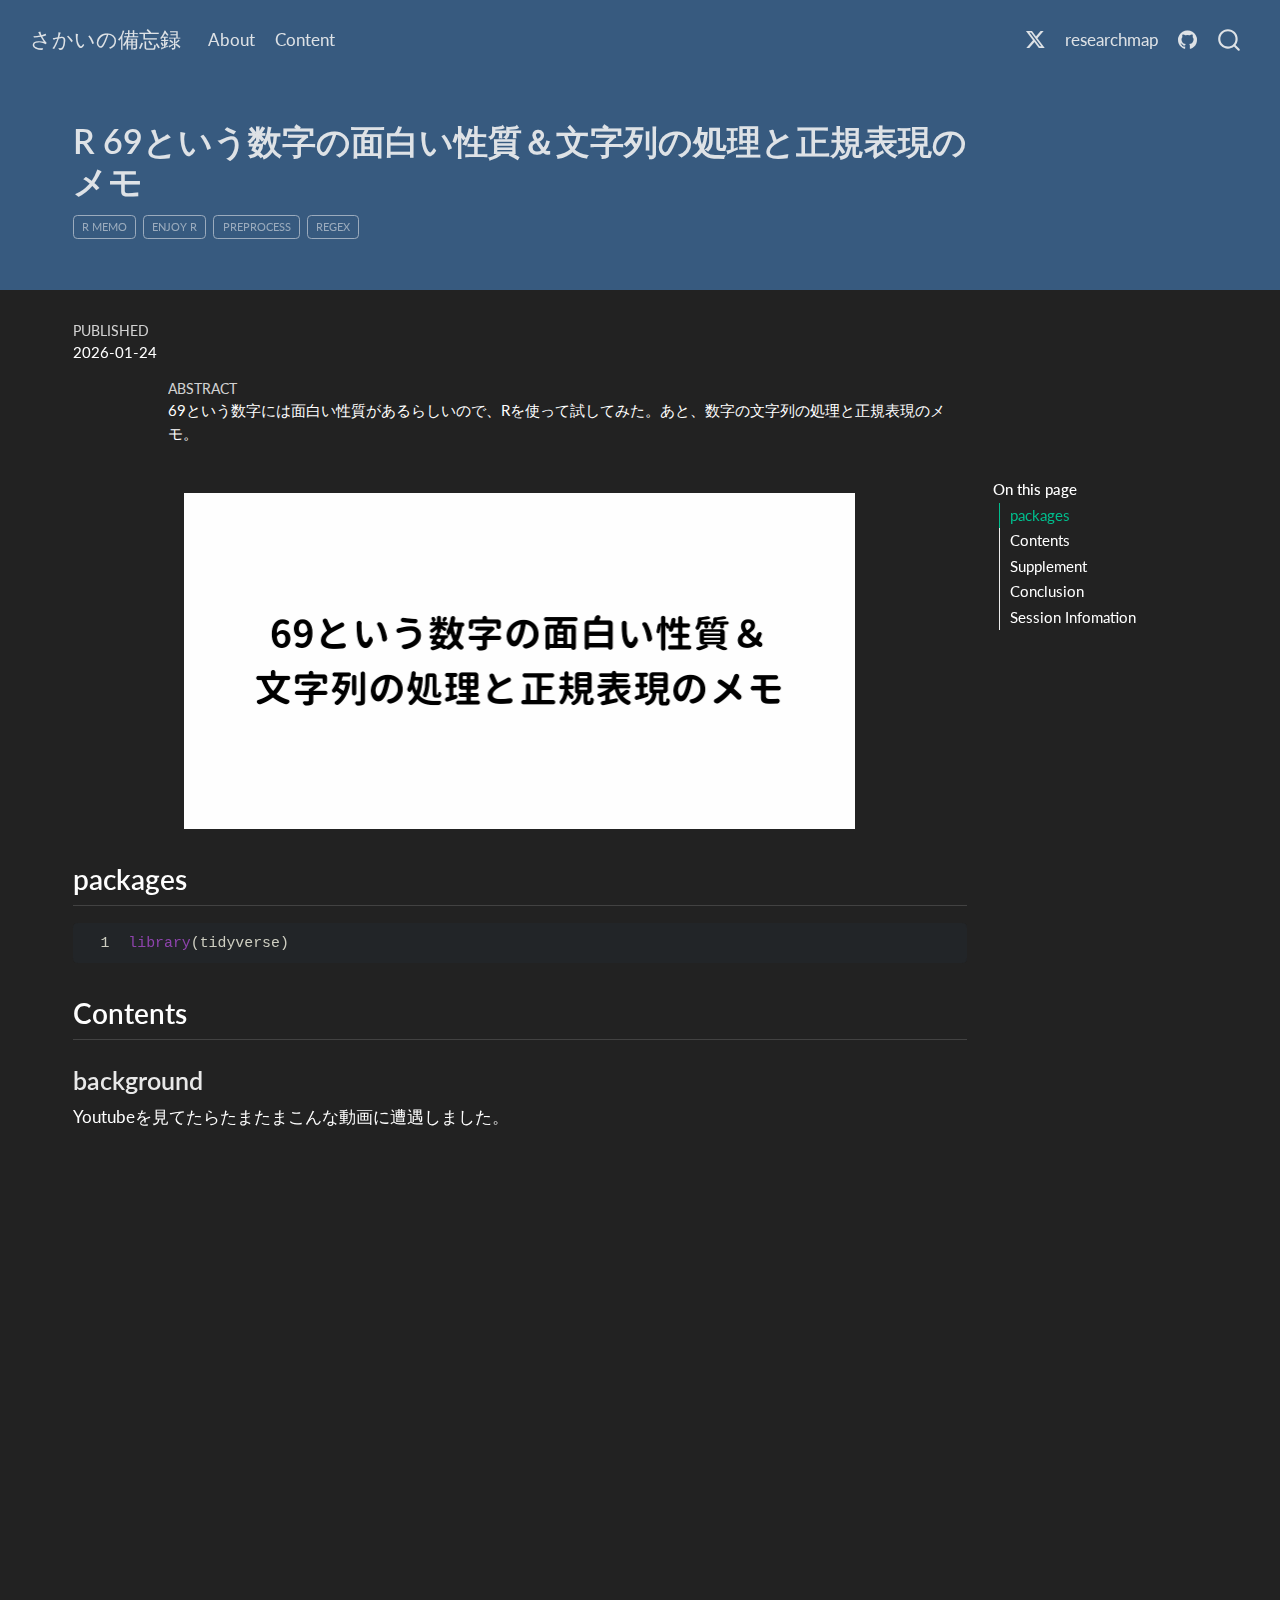
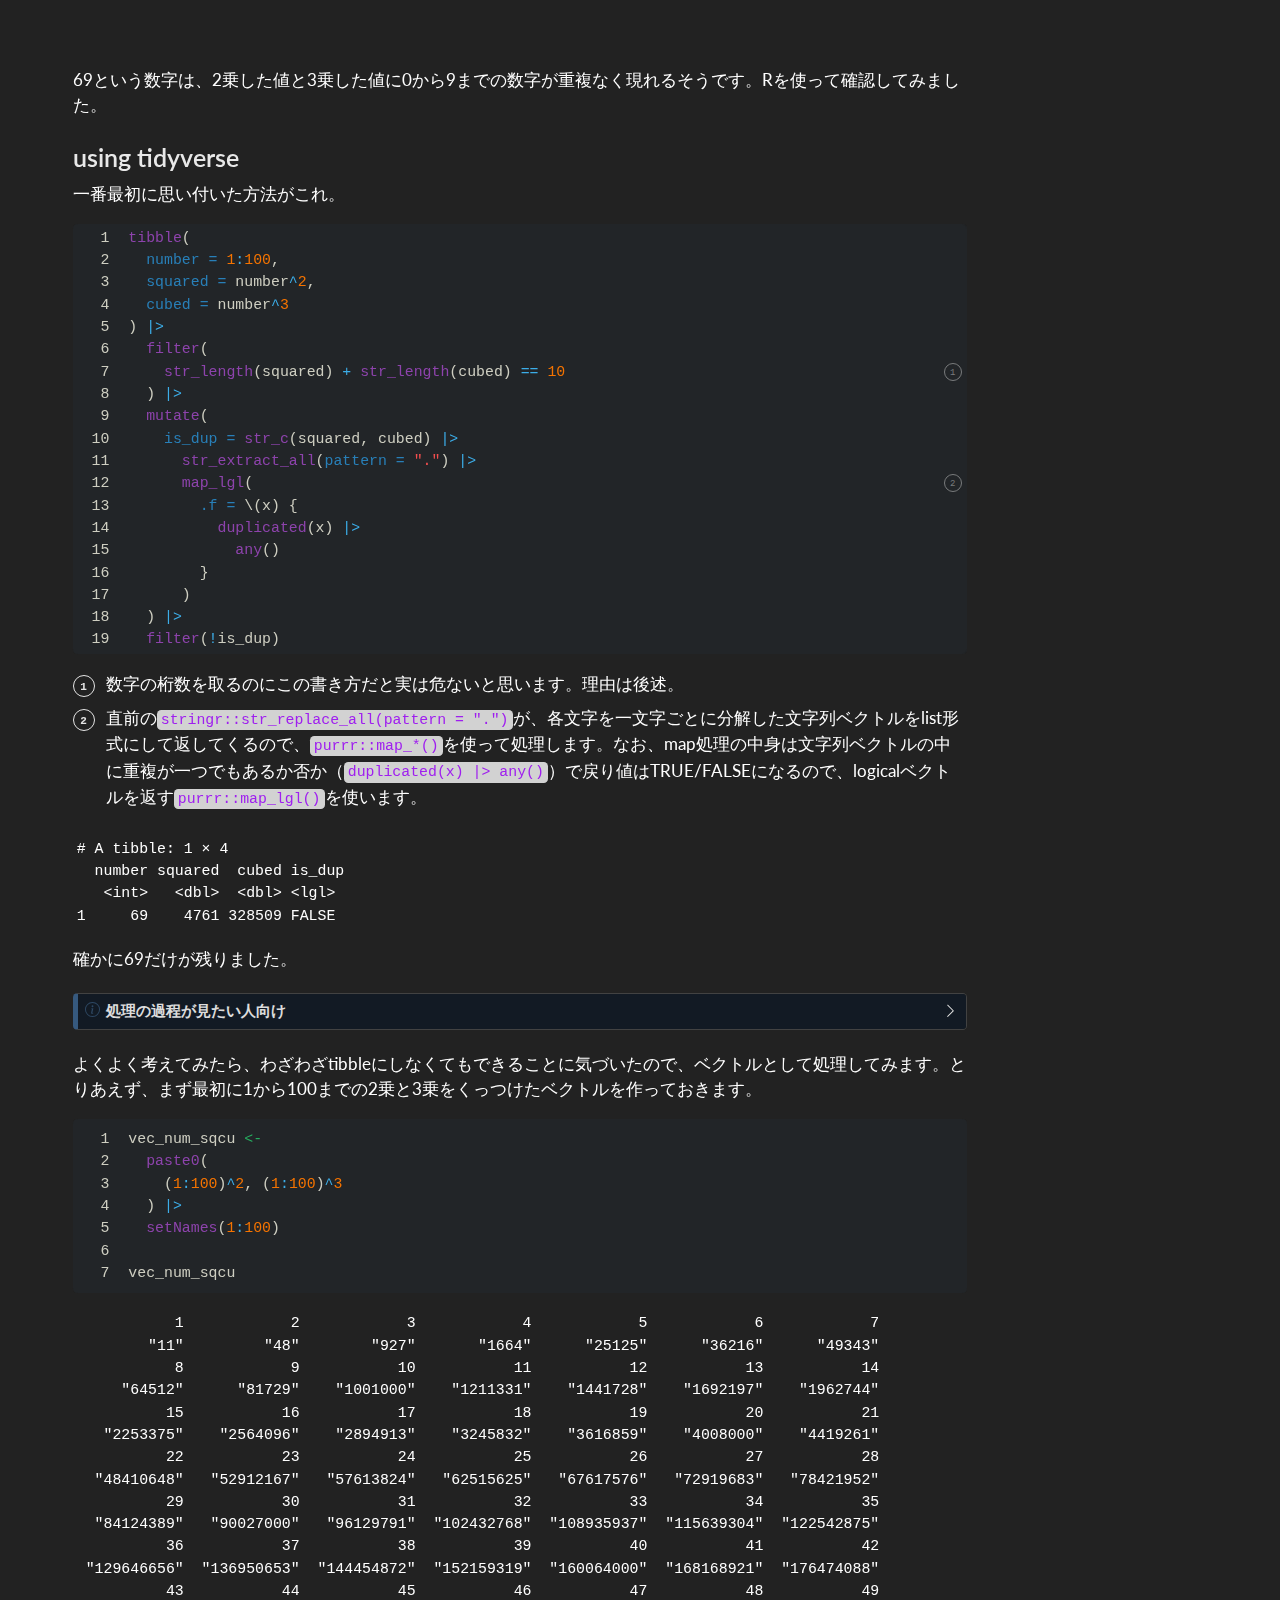
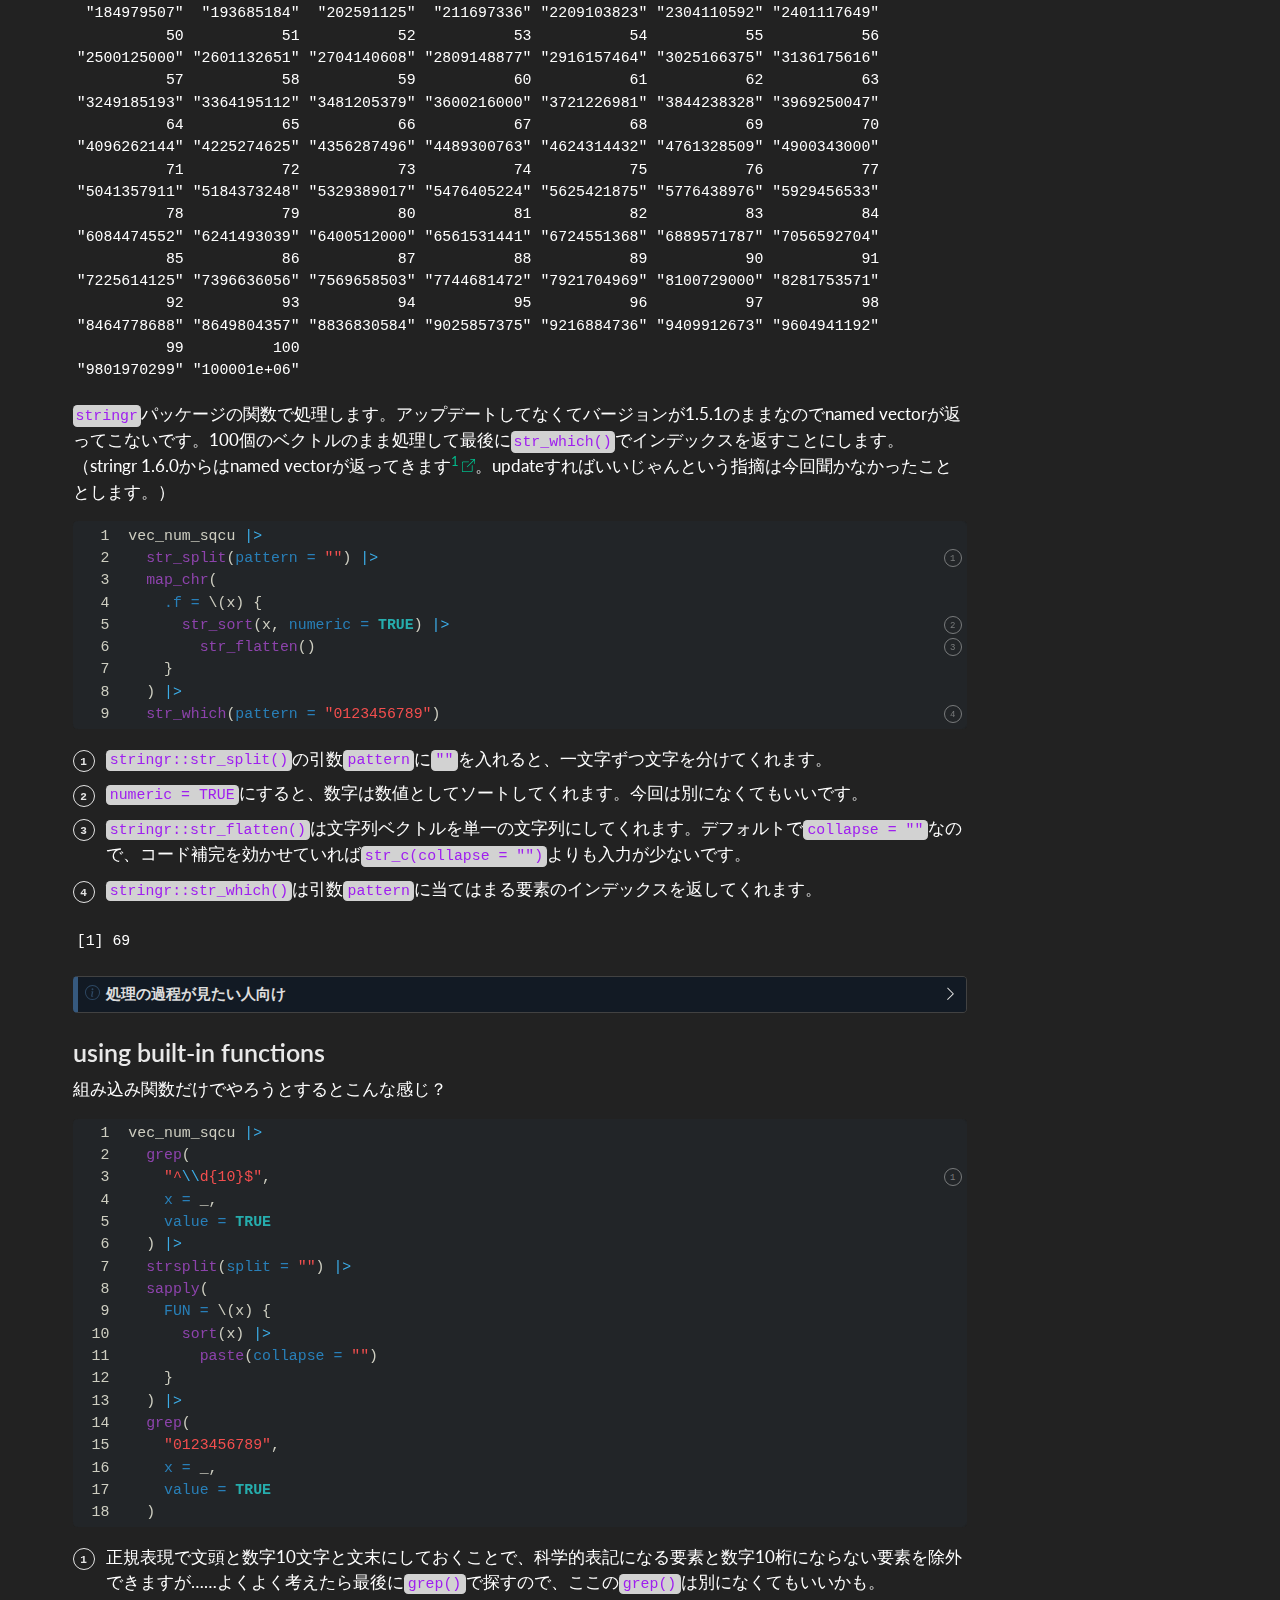
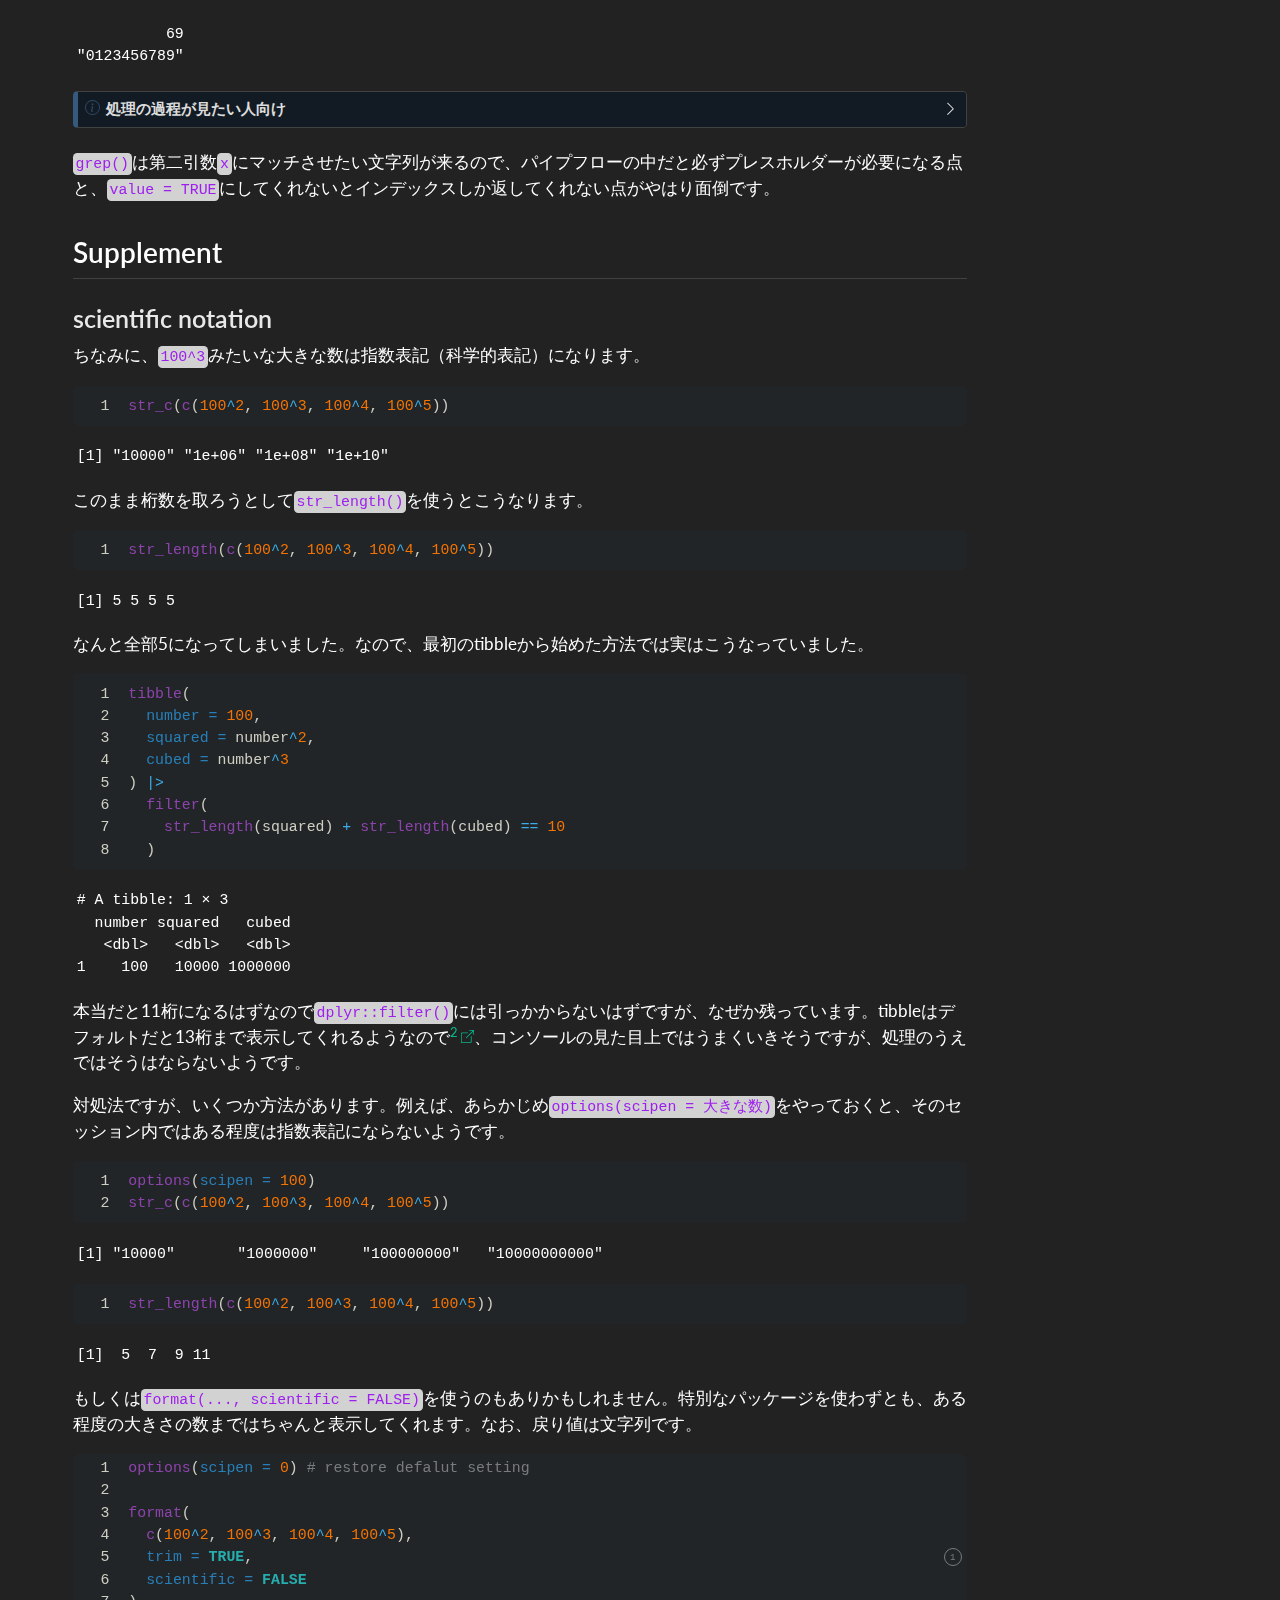
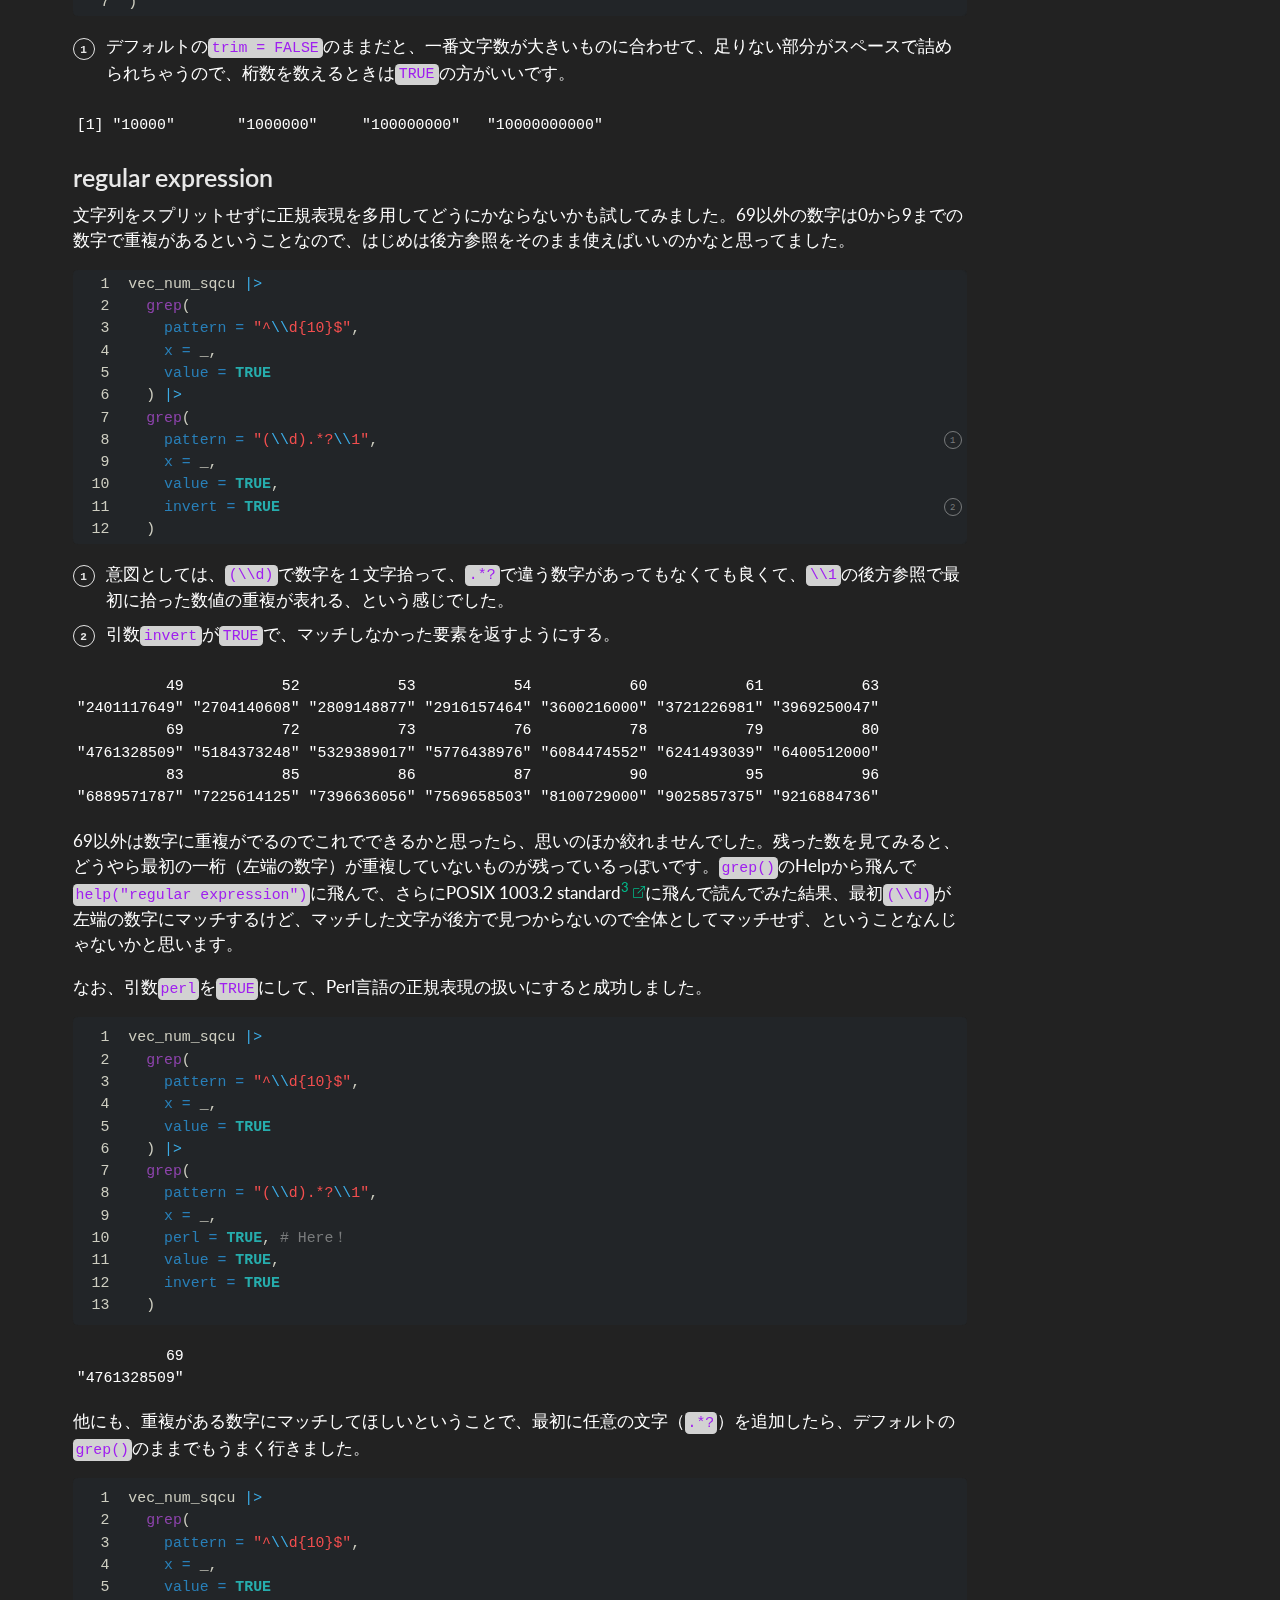
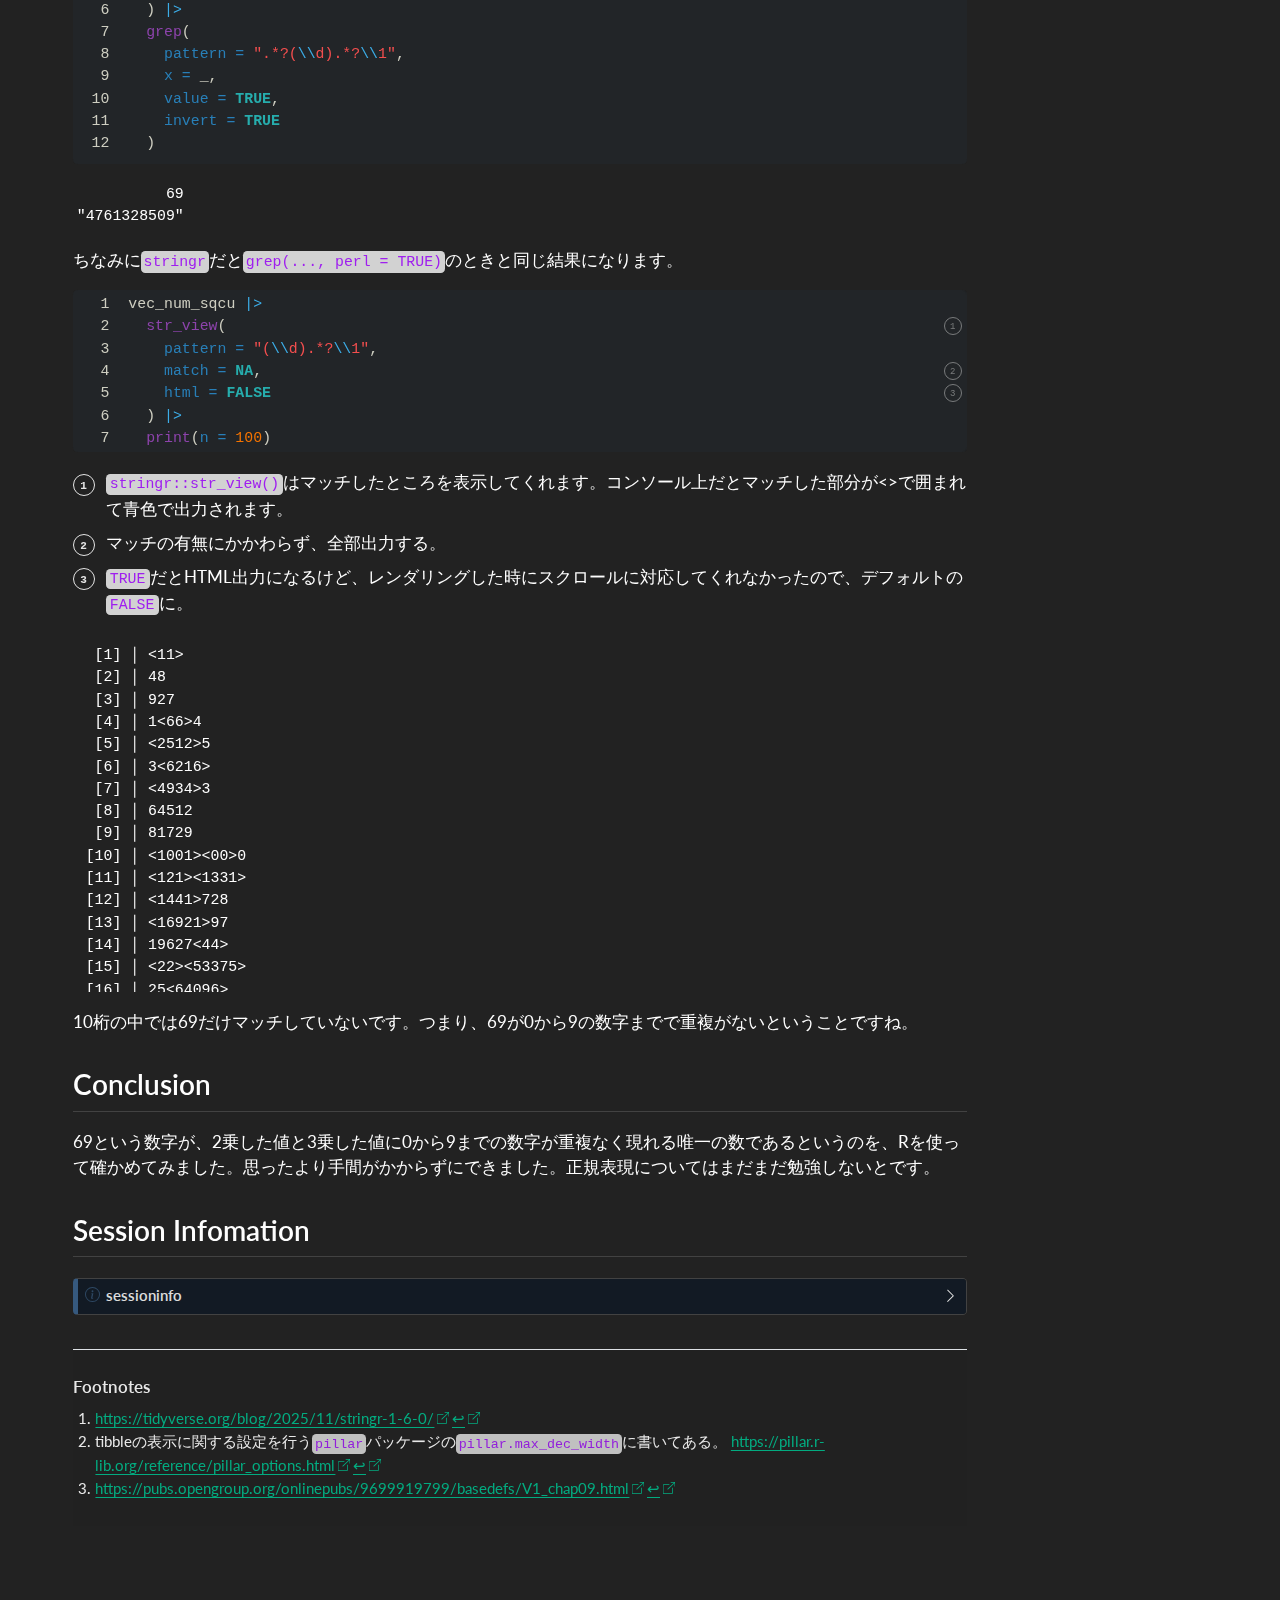
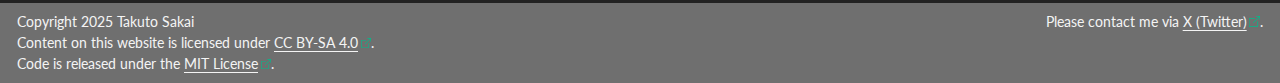
<file: website/posts/20260124_nature_of_69_and_processing_string/index.html>
<!DOCTYPE html>
<html xmlns="http://www.w3.org/1999/xhtml" lang="en" xml:lang="en"><head>

<meta charset="utf-8">
<meta name="generator" content="quarto-1.8.26">

<meta name="viewport" content="width=device-width, initial-scale=1.0, user-scalable=yes">

<meta name="dcterms.date" content="2026-01-24">

<title>R 69という数字の面白い性質＆文字列の処理と正規表現のメモ – さかいの備忘録</title>
<style>
code{white-space: pre-wrap;}
span.smallcaps{font-variant: small-caps;}
div.columns{display: flex; gap: min(4vw, 1.5em);}
div.column{flex: auto; overflow-x: auto;}
div.hanging-indent{margin-left: 1.5em; text-indent: -1.5em;}
ul.task-list{list-style: none;}
ul.task-list li input[type="checkbox"] {
  width: 0.8em;
  margin: 0 0.8em 0.2em -1em; /* quarto-specific, see https://github.com/quarto-dev/quarto-cli/issues/4556 */ 
  vertical-align: middle;
}
/* CSS for syntax highlighting */
html { -webkit-text-size-adjust: 100%; }
pre > code.sourceCode { white-space: pre; position: relative; }
pre > code.sourceCode > span { display: inline-block; line-height: 1.25; }
pre > code.sourceCode > span:empty { height: 1.2em; }
.sourceCode { overflow: visible; }
code.sourceCode > span { color: inherit; text-decoration: inherit; }
div.sourceCode { margin: 1em 0; }
pre.sourceCode { margin: 0; }
@media screen {
div.sourceCode { overflow: auto; }
}
@media print {
pre > code.sourceCode { white-space: pre-wrap; }
pre > code.sourceCode > span { text-indent: -5em; padding-left: 5em; }
}
pre.numberSource code
  { counter-reset: source-line 0; }
pre.numberSource code > span
  { position: relative; left: -4em; counter-increment: source-line; }
pre.numberSource code > span > a:first-child::before
  { content: counter(source-line);
    position: relative; left: -1em; text-align: right; vertical-align: baseline;
    border: none; display: inline-block;
    -webkit-touch-callout: none; -webkit-user-select: none;
    -khtml-user-select: none; -moz-user-select: none;
    -ms-user-select: none; user-select: none;
    padding: 0 4px; width: 4em;
  }
pre.numberSource { margin-left: 3em;  padding-left: 4px; }
div.sourceCode
  {   }
@media screen {
pre > code.sourceCode > span > a:first-child::before { text-decoration: underline; }
}
</style>


<script src="../../site_libs/quarto-nav/quarto-nav.js"></script>
<script src="../../site_libs/quarto-nav/headroom.min.js"></script>
<script src="../../site_libs/clipboard/clipboard.min.js"></script>
<script src="../../site_libs/quarto-search/autocomplete.umd.js"></script>
<script src="../../site_libs/quarto-search/fuse.min.js"></script>
<script src="../../site_libs/quarto-search/quarto-search.js"></script>
<meta name="quarto:offset" content="../../">
<script src="../../site_libs/quarto-html/quarto.js" type="module"></script>
<script src="../../site_libs/quarto-html/tabsets/tabsets.js" type="module"></script>
<script src="../../site_libs/quarto-html/axe/axe-check.js" type="module"></script>
<script src="../../site_libs/quarto-html/popper.min.js"></script>
<script src="../../site_libs/quarto-html/tippy.umd.min.js"></script>
<script src="../../site_libs/quarto-html/anchor.min.js"></script>
<link href="../../site_libs/quarto-html/tippy.css" rel="stylesheet">
<link href="../../site_libs/quarto-html/quarto-syntax-highlighting-dark-5d4073339ea55b1ad5ce071f10a273ff.css" rel="stylesheet" id="quarto-text-highlighting-styles">
<script src="../../site_libs/bootstrap/bootstrap.min.js"></script>
<link href="../../site_libs/bootstrap/bootstrap-icons.css" rel="stylesheet">
<link href="../../site_libs/bootstrap/bootstrap-04790538fe244593e78e58a7cb4983f3.min.css" rel="stylesheet" append-hash="true" id="quarto-bootstrap" data-mode="dark">
<script id="quarto-search-options" type="application/json">{
  "location": "navbar",
  "copy-button": false,
  "collapse-after": 3,
  "panel-placement": "end",
  "type": "overlay",
  "limit": 50,
  "keyboard-shortcut": [
    "f",
    "/",
    "s"
  ],
  "show-item-context": false,
  "language": {
    "search-no-results-text": "No results",
    "search-matching-documents-text": "matching documents",
    "search-copy-link-title": "Copy link to search",
    "search-hide-matches-text": "Hide additional matches",
    "search-more-match-text": "more match in this document",
    "search-more-matches-text": "more matches in this document",
    "search-clear-button-title": "Clear",
    "search-text-placeholder": "",
    "search-detached-cancel-button-title": "Cancel",
    "search-submit-button-title": "Submit",
    "search-label": "Search"
  }
}</script>


<link rel="stylesheet" href="../../styles.css">
<meta property="og:title" content="R 69という数字の面白い性質＆文字列の処理と正規表現のメモ – さかいの備忘録">
<meta property="og:description" content="69という数字には面白い性質があるらしいので、Rを使って試してみた。あと、数字の文字列の処理と正規表現のメモ。">
<meta property="og:image" content="https://tsakai-website.pages.dev/posts/20260124_nature_of_69_and_processing_string/index_files/figure-html/thmubnail-1.png">
<meta property="og:site_name" content="さかいの備忘録">
<meta property="og:image:height" content="672">
<meta property="og:image:width" content="1344">
<meta name="twitter:title" content="R 69という数字の面白い性質＆文字列の処理と正規表現のメモ – さかいの備忘録">
<meta name="twitter:description" content="69という数字には面白い性質があるらしいので、Rを使って試してみた。あと、数字の文字列の処理と正規表現のメモ。">
<meta name="twitter:image" content="https://tsakai-website.pages.dev/posts/20260124_nature_of_69_and_processing_string/index_files/figure-html/thmubnail-1.png">
<meta name="twitter:image-height" content="672">
<meta name="twitter:image-width" content="1344">
<meta name="twitter:card" content="summary_large_image">
</head>

<body class="nav-fixed quarto-light">

<div id="quarto-search-results"></div>
  <header id="quarto-header" class="headroom fixed-top quarto-banner">
    <nav class="navbar navbar-expand-lg " data-bs-theme="dark">
      <div class="navbar-container container-fluid">
      <div class="navbar-brand-container mx-auto">
    <a class="navbar-brand" href="../../index.html">
    <span class="navbar-title">さかいの備忘録</span>
    </a>
  </div>
            <div id="quarto-search" class="" title="Search"></div>
          <button class="navbar-toggler" type="button" data-bs-toggle="collapse" data-bs-target="#navbarCollapse" aria-controls="navbarCollapse" role="menu" aria-expanded="false" aria-label="Toggle navigation" onclick="if (window.quartoToggleHeadroom) { window.quartoToggleHeadroom(); }">
  <span class="navbar-toggler-icon"></span>
</button>
          <div class="collapse navbar-collapse" id="navbarCollapse">
            <ul class="navbar-nav navbar-nav-scroll me-auto">
  <li class="nav-item">
    <a class="nav-link" href="../../about.html"> 
<span class="menu-text">About</span></a>
  </li>  
  <li class="nav-item">
    <a class="nav-link" href="../../content.html"> 
<span class="menu-text">Content</span></a>
  </li>  
</ul>
            <ul class="navbar-nav navbar-nav-scroll ms-auto">
  <li class="nav-item compact">
    <a class="nav-link" href="https://x.com/tsakai_psych" target="_blank"> <i class="bi bi-twitter-x" role="img">
</i> 
<span class="menu-text"></span></a>
  </li>  
  <li class="nav-item">
    <a class="nav-link" href="https://researchmap.jp/takutosakai" target="_blank"> 
<span class="menu-text">researchmap</span></a>
  </li>  
  <li class="nav-item compact">
    <a class="nav-link" href="https://github.com/tsakai-psych" target="_blank"> <i class="bi bi-github" role="img">
</i> 
<span class="menu-text"></span></a>
  </li>  
</ul>
          </div> <!-- /navcollapse -->
            <div class="quarto-navbar-tools">
</div>
      </div> <!-- /container-fluid -->
    </nav>
</header>
<!-- content -->
<header id="title-block-header" class="quarto-title-block default page-columns page-full">
  <div class="quarto-title-banner page-columns page-full">
    <div class="quarto-title column-page-left">
      <h1 class="title">R 69という数字の面白い性質＆文字列の処理と正規表現のメモ</h1>
                                <div class="quarto-categories">
                <div class="quarto-category">R memo</div>
                <div class="quarto-category">enjoy R</div>
                <div class="quarto-category">preprocess</div>
                <div class="quarto-category">regex</div>
              </div>
                  </div>
  </div>
    
  
  <div class="quarto-title-meta column-page-left">

      
      <div>
      <div class="quarto-title-meta-heading">Published</div>
      <div class="quarto-title-meta-contents">
        <p class="date">2026-01-24</p>
      </div>
    </div>
    
      
    </div>
    
  <div>
    <div class="abstract">
      <div class="block-title">Abstract</div>
      <p>69という数字には面白い性質があるらしいので、Rを使って試してみた。あと、数字の文字列の処理と正規表現のメモ。</p>
    </div>
  </div>
  
  </header><div id="quarto-content" class="quarto-container page-columns page-rows-contents page-layout-full page-navbar">
<!-- sidebar -->
<!-- margin-sidebar -->
    <div id="quarto-margin-sidebar" class="sidebar margin-sidebar">
        <nav id="TOC" role="doc-toc" class="toc-active">
    <h2 id="toc-title">On this page</h2>
   
  <ul>
  <li><a href="#packages" id="toc-packages" class="nav-link active" data-scroll-target="#packages">packages</a></li>
  <li><a href="#contents" id="toc-contents" class="nav-link" data-scroll-target="#contents">Contents</a>
  <ul class="collapse">
  <li><a href="#background" id="toc-background" class="nav-link" data-scroll-target="#background">background</a></li>
  <li><a href="#using-tidyverse" id="toc-using-tidyverse" class="nav-link" data-scroll-target="#using-tidyverse">using tidyverse</a></li>
  <li><a href="#using-built-in-functions" id="toc-using-built-in-functions" class="nav-link" data-scroll-target="#using-built-in-functions">using built-in functions</a></li>
  </ul></li>
  <li><a href="#supplement" id="toc-supplement" class="nav-link" data-scroll-target="#supplement">Supplement</a>
  <ul class="collapse">
  <li><a href="#scientific-notation" id="toc-scientific-notation" class="nav-link" data-scroll-target="#scientific-notation">scientific notation</a></li>
  <li><a href="#regular-expression" id="toc-regular-expression" class="nav-link" data-scroll-target="#regular-expression">regular expression</a></li>
  </ul></li>
  <li><a href="#conclusion" id="toc-conclusion" class="nav-link" data-scroll-target="#conclusion">Conclusion</a></li>
  <li><a href="#session-infomation" id="toc-session-infomation" class="nav-link" data-scroll-target="#session-infomation">Session Infomation</a></li>
  </ul>
</nav>
    </div>
<!-- main -->
<main class="content quarto-banner-title-block column-page-left" id="quarto-document-content">





<div class="cell" data-layout-align="center">
<div class="cell-output-display">
<div class="quarto-figure quarto-figure-center">
<figure class="figure">
<p><img src="index_files/figure-html/thmubnail-1.png" class="img-fluid quarto-figure quarto-figure-center figure-img" style="width:75.0%"></p>
</figure>
</div>
</div>
</div>
<section id="packages" class="level2">
<h2 class="anchored" data-anchor-id="packages">packages</h2>
<div class="cell" data-layout-align="center">
<div class="code-copy-outer-scaffold"><div class="sourceCode cell-code" id="cb1"><pre class="sourceCode numberSource r number-lines code-with-copy"><code class="sourceCode r"><span id="cb1-1"><a href="#cb1-1"></a><span class="fu">library</span>(tidyverse)</span></code></pre></div><button title="Copy to Clipboard" class="code-copy-button"><i class="bi"></i></button></div>
</div>
</section>
<section id="contents" class="level2">
<h2 class="anchored" data-anchor-id="contents">Contents</h2>
<section id="background" class="level3">
<h3 class="anchored" data-anchor-id="background">background</h3>
<p>Youtubeを見てたらたまたまこんな動画に遭遇しました。</p>
<!-- youtube short to normal: /shorts/ > /watch?v= -->
<div class="quarto-video ratio ratio-16x9"><iframe data-external="1" src="https://www.youtube.com/embed/vQSe3bSnwqo?si=wyvUpdlqWHSEQ3uN" title="" frameborder="0" allow="accelerometer; autoplay; clipboard-write; encrypted-media; gyroscope; picture-in-picture" allowfullscreen=""></iframe></div>
<p>69という数字は、2乗した値と3乗した値に0から9までの数字が重複なく現れるそうです。Rを使って確認してみました。</p>
</section>
<section id="using-tidyverse" class="level3">
<h3 class="anchored" data-anchor-id="using-tidyverse">using tidyverse</h3>
<p>一番最初に思い付いた方法がこれ。</p>
<div class="cell" data-layout-align="center">
<div class="code-copy-outer-scaffold"><div class="sourceCode cell-code" id="annotated-cell-2"><pre class="sourceCode numberSource r code-annotation-code number-lines code-with-copy code-annotated"><code class="sourceCode r"><span id="annotated-cell-2-1"><a href="#annotated-cell-2-1"></a><span class="fu">tibble</span>(</span>
<span id="annotated-cell-2-2"><a href="#annotated-cell-2-2"></a>  <span class="at">number =</span> <span class="dv">1</span><span class="sc">:</span><span class="dv">100</span>,</span>
<span id="annotated-cell-2-3"><a href="#annotated-cell-2-3"></a>  <span class="at">squared =</span> number<span class="sc">^</span><span class="dv">2</span>,</span>
<span id="annotated-cell-2-4"><a href="#annotated-cell-2-4"></a>  <span class="at">cubed =</span> number<span class="sc">^</span><span class="dv">3</span></span>
<span id="annotated-cell-2-5"><a href="#annotated-cell-2-5"></a>) <span class="sc">|&gt;</span></span>
<span id="annotated-cell-2-6"><a href="#annotated-cell-2-6"></a>  <span class="fu">filter</span>(</span>
<a class="code-annotation-anchor" data-target-cell="annotated-cell-2" data-target-annotation="1" onclick="event.preventDefault();">1</a><span id="annotated-cell-2-7" class="code-annotation-target"><a href="#annotated-cell-2-7"></a>    <span class="fu">str_length</span>(squared) <span class="sc">+</span> <span class="fu">str_length</span>(cubed) <span class="sc">==</span> <span class="dv">10</span></span>
<span id="annotated-cell-2-8"><a href="#annotated-cell-2-8"></a>  ) <span class="sc">|&gt;</span></span>
<span id="annotated-cell-2-9"><a href="#annotated-cell-2-9"></a>  <span class="fu">mutate</span>(</span>
<span id="annotated-cell-2-10"><a href="#annotated-cell-2-10"></a>    <span class="at">is_dup =</span> <span class="fu">str_c</span>(squared, cubed) <span class="sc">|&gt;</span></span>
<span id="annotated-cell-2-11"><a href="#annotated-cell-2-11"></a>      <span class="fu">str_extract_all</span>(<span class="at">pattern =</span> <span class="st">"."</span>) <span class="sc">|&gt;</span></span>
<a class="code-annotation-anchor" data-target-cell="annotated-cell-2" data-target-annotation="2" onclick="event.preventDefault();">2</a><span id="annotated-cell-2-12" class="code-annotation-target"><a href="#annotated-cell-2-12"></a>      <span class="fu">map_lgl</span>(</span>
<span id="annotated-cell-2-13"><a href="#annotated-cell-2-13"></a>        <span class="at">.f =</span> \(x) {</span>
<span id="annotated-cell-2-14"><a href="#annotated-cell-2-14"></a>          <span class="fu">duplicated</span>(x) <span class="sc">|&gt;</span></span>
<span id="annotated-cell-2-15"><a href="#annotated-cell-2-15"></a>            <span class="fu">any</span>()</span>
<span id="annotated-cell-2-16"><a href="#annotated-cell-2-16"></a>        }</span>
<span id="annotated-cell-2-17"><a href="#annotated-cell-2-17"></a>      )</span>
<span id="annotated-cell-2-18"><a href="#annotated-cell-2-18"></a>  ) <span class="sc">|&gt;</span></span>
<span id="annotated-cell-2-19"><a href="#annotated-cell-2-19"></a>  <span class="fu">filter</span>(<span class="sc">!</span>is_dup)</span><div class="code-annotation-gutter-bg"></div><div class="code-annotation-gutter"></div></code></pre></div><button title="Copy to Clipboard" class="code-copy-button"><i class="bi"></i></button></div>
<div class="cell-annotation">
<dl class="code-annotation-container-grid">
<dt data-target-cell="annotated-cell-2" data-target-annotation="1">1</dt>
<dd>
<span data-code-cell="annotated-cell-2" data-code-lines="7" data-code-annotation="1">数字の桁数を取るのにこの書き方だと実は危ないと思います。理由は後述。</span>
</dd>
<dt data-target-cell="annotated-cell-2" data-target-annotation="2">2</dt>
<dd>
<span data-code-cell="annotated-cell-2" data-code-lines="12,13,14,15,16" data-code-annotation="2">直前の<code>stringr::str_replace_all(pattern = ".")</code>が、各文字を一文字ごとに分解した文字列ベクトルをlist形式にして返してくるので、<code>purrr::map_*()</code>を使って処理します。なお、map処理の中身は文字列ベクトルの中に重複が一つでもあるか否か（<code>duplicated(x) |&gt; any()</code>）で戻り値はTRUE/FALSEになるので、logicalベクトルを返す<code>purrr::map_lgl()</code>を使います。</span>
</dd>
</dl>
</div>
<div class="cell-output cell-output-stdout">
<pre><code># A tibble: 1 × 4
  number squared  cubed is_dup
   &lt;int&gt;   &lt;dbl&gt;  &lt;dbl&gt; &lt;lgl&gt; 
1     69    4761 328509 FALSE </code></pre>
</div>
</div>
<p>確かに69だけが残りました。</p>
<div class="callout callout-style-default callout-note callout-titled">
<div class="callout-header d-flex align-content-center collapsed" data-bs-toggle="collapse" data-bs-target=".callout-1-contents" aria-controls="callout-1" aria-expanded="false" aria-label="Toggle callout">
<div class="callout-icon-container">
<i class="callout-icon"></i>
</div>
<div class="callout-title-container flex-fill">
<span class="screen-reader-only">Note</span>処理の過程が見たい人向け
</div>
<div class="callout-btn-toggle d-inline-block border-0 py-1 ps-1 pe-0 float-end"><i class="callout-toggle"></i></div>
</div>
<div id="callout-1" class="callout-1-contents callout-collapse collapse">
<div class="callout-body-container callout-body">
<p><code>ViewPipeSteps::print_pipe_steps()</code>がQuartoのコードアノテーションと相性が悪いので、別にしました。</p>
<div class="cell" data-layout-align="center">
<details class="code-fold">
<summary>Code</summary>
<div class="code-copy-outer-scaffold"><div class="sourceCode cell-code" id="cb3"><pre class="sourceCode numberSource r number-lines code-with-copy"><code class="sourceCode r"><span id="cb3-1"><a href="#cb3-1"></a><span class="fu">tibble</span>(</span>
<span id="cb3-2"><a href="#cb3-2"></a>  <span class="at">number =</span> <span class="dv">1</span><span class="sc">:</span><span class="dv">100</span>,</span>
<span id="cb3-3"><a href="#cb3-3"></a>  <span class="at">squared =</span> number<span class="sc">^</span><span class="dv">2</span>,</span>
<span id="cb3-4"><a href="#cb3-4"></a>  <span class="at">cubed =</span> number<span class="sc">^</span><span class="dv">3</span></span>
<span id="cb3-5"><a href="#cb3-5"></a>) <span class="sc">%&gt;%</span></span>
<span id="cb3-6"><a href="#cb3-6"></a>  <span class="fu">filter</span>(</span>
<span id="cb3-7"><a href="#cb3-7"></a>    <span class="fu">str_length</span>(squared) <span class="sc">+</span> <span class="fu">str_length</span>(cubed) <span class="sc">==</span> <span class="dv">10</span></span>
<span id="cb3-8"><a href="#cb3-8"></a>  ) <span class="sc">%&gt;%</span></span>
<span id="cb3-9"><a href="#cb3-9"></a>  <span class="fu">mutate</span>(</span>
<span id="cb3-10"><a href="#cb3-10"></a>    <span class="at">is_dup =</span> <span class="fu">str_c</span>(squared, cubed) <span class="sc">%&gt;%</span></span>
<span id="cb3-11"><a href="#cb3-11"></a>      <span class="fu">str_extract_all</span>(<span class="at">pattern =</span> <span class="st">"."</span>) <span class="sc">%&gt;%</span></span>
<span id="cb3-12"><a href="#cb3-12"></a>      <span class="fu">map_lgl</span>(</span>
<span id="cb3-13"><a href="#cb3-13"></a>        <span class="at">.f =</span> \(x) {</span>
<span id="cb3-14"><a href="#cb3-14"></a>          <span class="fu">duplicated</span>(x) <span class="sc">%&gt;%</span></span>
<span id="cb3-15"><a href="#cb3-15"></a>            <span class="fu">any</span>()</span>
<span id="cb3-16"><a href="#cb3-16"></a>        }</span>
<span id="cb3-17"><a href="#cb3-17"></a>      )</span>
<span id="cb3-18"><a href="#cb3-18"></a>  ) <span class="sc">%&gt;%</span></span>
<span id="cb3-19"><a href="#cb3-19"></a>  <span class="fu">filter</span>(<span class="sc">!</span>is_dup) <span class="sc">%&gt;%</span></span>
<span id="cb3-20"><a href="#cb3-20"></a>  ViewPipeSteps<span class="sc">::</span><span class="fu">print_pipe_steps</span>() <span class="ot">-&gt;</span> results <span class="co"># for displaying pipeline processing</span></span></code></pre></div><button title="Copy to Clipboard" class="code-copy-button"><i class="bi"></i></button></div>
</details>
<div class="cell-output cell-output-stderr">
<pre><code>1. tibble(number = 1:100, squared = number^2, cubed = number^3)</code></pre>
</div>
<div class="cell-output cell-output-stdout">
<pre style="max-height: 350px;"><code># A tibble: 100 × 3
   number squared cubed
    &lt;int&gt;   &lt;dbl&gt; &lt;dbl&gt;
 1      1       1     1
 2      2       4     8
 3      3       9    27
 4      4      16    64
 5      5      25   125
 6      6      36   216
 7      7      49   343
 8      8      64   512
 9      9      81   729
10     10     100  1000
# ℹ 90 more rows</code></pre>
</div>
<div class="cell-output cell-output-stderr">
<pre><code>2. filter(str_length(squared) + str_length(cubed) == 10)</code></pre>
</div>
<div class="cell-output cell-output-stdout">
<pre style="max-height: 350px;"><code># A tibble: 54 × 3
   number squared  cubed
    &lt;int&gt;   &lt;dbl&gt;  &lt;dbl&gt;
 1     47    2209 103823
 2     48    2304 110592
 3     49    2401 117649
 4     50    2500 125000
 5     51    2601 132651
 6     52    2704 140608
 7     53    2809 148877
 8     54    2916 157464
 9     55    3025 166375
10     56    3136 175616
# ℹ 44 more rows</code></pre>
</div>
<div class="cell-output cell-output-stderr">
<pre><code>3. mutate(is_dup = str_c(squared, cubed) %&gt;% str_extract_all(pattern = ".") %&gt;% map_lgl(.f = function(x) {
    duplicated(x) %&gt;% any()
}))</code></pre>
</div>
<div class="cell-output cell-output-stdout">
<pre style="max-height: 350px;"><code># A tibble: 54 × 4
   number squared  cubed is_dup
    &lt;int&gt;   &lt;dbl&gt;  &lt;dbl&gt; &lt;lgl&gt; 
 1     47    2209 103823 TRUE  
 2     48    2304 110592 TRUE  
 3     49    2401 117649 TRUE  
 4     50    2500 125000 TRUE  
 5     51    2601 132651 TRUE  
 6     52    2704 140608 TRUE  
 7     53    2809 148877 TRUE  
 8     54    2916 157464 TRUE  
 9     55    3025 166375 TRUE  
10     56    3136 175616 TRUE  
# ℹ 44 more rows</code></pre>
</div>
<div class="cell-output cell-output-stderr">
<pre><code>4. filter(!is_dup)</code></pre>
</div>
<div class="cell-output cell-output-stdout">
<pre style="max-height: 350px;"><code># A tibble: 1 × 4
  number squared  cubed is_dup
   &lt;int&gt;   &lt;dbl&gt;  &lt;dbl&gt; &lt;lgl&gt; 
1     69    4761 328509 FALSE </code></pre>
</div>
</div>
<p><code>mutate()</code>の中身の部分。もとの<code>map_lgl()</code>の部分はわかりやすく２つに分けてます。</p>
<div class="cell" data-layout-align="center">
<details class="code-fold">
<summary>Code</summary>
<div class="code-copy-outer-scaffold"><div class="sourceCode cell-code" id="cb12"><pre class="sourceCode numberSource r number-lines code-with-copy"><code class="sourceCode r"><span id="cb12-1"><a href="#cb12-1"></a><span class="fu">str_c</span>((<span class="dv">1</span><span class="sc">:</span><span class="dv">100</span>)<span class="sc">^</span><span class="dv">2</span>, (<span class="dv">1</span><span class="sc">:</span><span class="dv">100</span>)<span class="sc">^</span><span class="dv">3</span>) <span class="sc">%&gt;%</span></span>
<span id="cb12-2"><a href="#cb12-2"></a>  <span class="fu">str_extract_all</span>(<span class="at">pattern =</span> <span class="st">"."</span>) <span class="sc">%&gt;%</span></span>
<span id="cb12-3"><a href="#cb12-3"></a>  <span class="fu">map</span>(</span>
<span id="cb12-4"><a href="#cb12-4"></a>    <span class="at">.f =</span> \(x) {</span>
<span id="cb12-5"><a href="#cb12-5"></a>      <span class="fu">duplicated</span>(x)</span>
<span id="cb12-6"><a href="#cb12-6"></a>    }</span>
<span id="cb12-7"><a href="#cb12-7"></a>  ) <span class="sc">%&gt;%</span></span>
<span id="cb12-8"><a href="#cb12-8"></a>  <span class="fu">map_lgl</span>(</span>
<span id="cb12-9"><a href="#cb12-9"></a>    <span class="at">.f =</span> \(x) {</span>
<span id="cb12-10"><a href="#cb12-10"></a>      <span class="fu">any</span>(x)</span>
<span id="cb12-11"><a href="#cb12-11"></a>    }</span>
<span id="cb12-12"><a href="#cb12-12"></a>  ) <span class="sc">%&gt;%</span></span>
<span id="cb12-13"><a href="#cb12-13"></a>  ViewPipeSteps<span class="sc">::</span><span class="fu">print_pipe_steps</span>() <span class="ot">-&gt;</span> results <span class="co"># for displaying pipeline processing</span></span></code></pre></div><button title="Copy to Clipboard" class="code-copy-button"><i class="bi"></i></button></div>
</details>
<div class="cell-output cell-output-stderr">
<pre><code>1. str_c((1:100)^2, (1:100)^3)</code></pre>
</div>
<div class="cell-output cell-output-stdout">
<pre style="max-height: 350px;"><code>  [1] "11"         "48"         "927"        "1664"       "25125"      "36216"      "49343"     
  [8] "64512"      "81729"      "1001000"    "1211331"    "1441728"    "1692197"    "1962744"   
 [15] "2253375"    "2564096"    "2894913"    "3245832"    "3616859"    "4008000"    "4419261"   
 [22] "48410648"   "52912167"   "57613824"   "62515625"   "67617576"   "72919683"   "78421952"  
 [29] "84124389"   "90027000"   "96129791"   "102432768"  "108935937"  "115639304"  "122542875" 
 [36] "129646656"  "136950653"  "144454872"  "152159319"  "160064000"  "168168921"  "176474088" 
 [43] "184979507"  "193685184"  "202591125"  "211697336"  "2209103823" "2304110592" "2401117649"
 [50] "2500125000" "2601132651" "2704140608" "2809148877" "2916157464" "3025166375" "3136175616"
 [57] "3249185193" "3364195112" "3481205379" "3600216000" "3721226981" "3844238328" "3969250047"
 [64] "4096262144" "4225274625" "4356287496" "4489300763" "4624314432" "4761328509" "4900343000"
 [71] "5041357911" "5184373248" "5329389017" "5476405224" "5625421875" "5776438976" "5929456533"
 [78] "6084474552" "6241493039" "6400512000" "6561531441" "6724551368" "6889571787" "7056592704"
 [85] "7225614125" "7396636056" "7569658503" "7744681472" "7921704969" "8100729000" "8281753571"
 [92] "8464778688" "8649804357" "8836830584" "9025857375" "9216884736" "9409912673" "9604941192"
 [99] "9801970299" "100001e+06"</code></pre>
</div>
<div class="cell-output cell-output-stderr">
<pre><code>2. str_extract_all(pattern = ".")</code></pre>
</div>
<div class="cell-output cell-output-stdout">
<pre style="max-height: 350px;"><code>[[1]]
[1] "1" "1"

[[2]]
[1] "4" "8"

[[3]]
[1] "9" "2" "7"

[[4]]
[1] "1" "6" "6" "4"

[[5]]
[1] "2" "5" "1" "2" "5"

[[6]]
[1] "3" "6" "2" "1" "6"

[[7]]
[1] "4" "9" "3" "4" "3"

[[8]]
[1] "6" "4" "5" "1" "2"

[[9]]
[1] "8" "1" "7" "2" "9"

[[10]]
[1] "1" "0" "0" "1" "0" "0" "0"

[[11]]
[1] "1" "2" "1" "1" "3" "3" "1"

[[12]]
[1] "1" "4" "4" "1" "7" "2" "8"

[[13]]
[1] "1" "6" "9" "2" "1" "9" "7"

[[14]]
[1] "1" "9" "6" "2" "7" "4" "4"

[[15]]
[1] "2" "2" "5" "3" "3" "7" "5"

[[16]]
[1] "2" "5" "6" "4" "0" "9" "6"

[[17]]
[1] "2" "8" "9" "4" "9" "1" "3"

[[18]]
[1] "3" "2" "4" "5" "8" "3" "2"

[[19]]
[1] "3" "6" "1" "6" "8" "5" "9"

[[20]]
[1] "4" "0" "0" "8" "0" "0" "0"

[[21]]
[1] "4" "4" "1" "9" "2" "6" "1"

[[22]]
[1] "4" "8" "4" "1" "0" "6" "4" "8"

[[23]]
[1] "5" "2" "9" "1" "2" "1" "6" "7"

[[24]]
[1] "5" "7" "6" "1" "3" "8" "2" "4"

[[25]]
[1] "6" "2" "5" "1" "5" "6" "2" "5"

[[26]]
[1] "6" "7" "6" "1" "7" "5" "7" "6"

[[27]]
[1] "7" "2" "9" "1" "9" "6" "8" "3"

[[28]]
[1] "7" "8" "4" "2" "1" "9" "5" "2"

[[29]]
[1] "8" "4" "1" "2" "4" "3" "8" "9"

[[30]]
[1] "9" "0" "0" "2" "7" "0" "0" "0"

[[31]]
[1] "9" "6" "1" "2" "9" "7" "9" "1"

[[32]]
[1] "1" "0" "2" "4" "3" "2" "7" "6" "8"

[[33]]
[1] "1" "0" "8" "9" "3" "5" "9" "3" "7"

[[34]]
[1] "1" "1" "5" "6" "3" "9" "3" "0" "4"

[[35]]
[1] "1" "2" "2" "5" "4" "2" "8" "7" "5"

[[36]]
[1] "1" "2" "9" "6" "4" "6" "6" "5" "6"

[[37]]
[1] "1" "3" "6" "9" "5" "0" "6" "5" "3"

[[38]]
[1] "1" "4" "4" "4" "5" "4" "8" "7" "2"

[[39]]
[1] "1" "5" "2" "1" "5" "9" "3" "1" "9"

[[40]]
[1] "1" "6" "0" "0" "6" "4" "0" "0" "0"

[[41]]
[1] "1" "6" "8" "1" "6" "8" "9" "2" "1"

[[42]]
[1] "1" "7" "6" "4" "7" "4" "0" "8" "8"

[[43]]
[1] "1" "8" "4" "9" "7" "9" "5" "0" "7"

[[44]]
[1] "1" "9" "3" "6" "8" "5" "1" "8" "4"

[[45]]
[1] "2" "0" "2" "5" "9" "1" "1" "2" "5"

[[46]]
[1] "2" "1" "1" "6" "9" "7" "3" "3" "6"

[[47]]
 [1] "2" "2" "0" "9" "1" "0" "3" "8" "2" "3"

[[48]]
 [1] "2" "3" "0" "4" "1" "1" "0" "5" "9" "2"

[[49]]
 [1] "2" "4" "0" "1" "1" "1" "7" "6" "4" "9"

[[50]]
 [1] "2" "5" "0" "0" "1" "2" "5" "0" "0" "0"

[[51]]
 [1] "2" "6" "0" "1" "1" "3" "2" "6" "5" "1"

[[52]]
 [1] "2" "7" "0" "4" "1" "4" "0" "6" "0" "8"

[[53]]
 [1] "2" "8" "0" "9" "1" "4" "8" "8" "7" "7"

[[54]]
 [1] "2" "9" "1" "6" "1" "5" "7" "4" "6" "4"

[[55]]
 [1] "3" "0" "2" "5" "1" "6" "6" "3" "7" "5"

[[56]]
 [1] "3" "1" "3" "6" "1" "7" "5" "6" "1" "6"

[[57]]
 [1] "3" "2" "4" "9" "1" "8" "5" "1" "9" "3"

[[58]]
 [1] "3" "3" "6" "4" "1" "9" "5" "1" "1" "2"

[[59]]
 [1] "3" "4" "8" "1" "2" "0" "5" "3" "7" "9"

[[60]]
 [1] "3" "6" "0" "0" "2" "1" "6" "0" "0" "0"

[[61]]
 [1] "3" "7" "2" "1" "2" "2" "6" "9" "8" "1"

[[62]]
 [1] "3" "8" "4" "4" "2" "3" "8" "3" "2" "8"

[[63]]
 [1] "3" "9" "6" "9" "2" "5" "0" "0" "4" "7"

[[64]]
 [1] "4" "0" "9" "6" "2" "6" "2" "1" "4" "4"

[[65]]
 [1] "4" "2" "2" "5" "2" "7" "4" "6" "2" "5"

[[66]]
 [1] "4" "3" "5" "6" "2" "8" "7" "4" "9" "6"

[[67]]
 [1] "4" "4" "8" "9" "3" "0" "0" "7" "6" "3"

[[68]]
 [1] "4" "6" "2" "4" "3" "1" "4" "4" "3" "2"

[[69]]
 [1] "4" "7" "6" "1" "3" "2" "8" "5" "0" "9"

[[70]]
 [1] "4" "9" "0" "0" "3" "4" "3" "0" "0" "0"

[[71]]
 [1] "5" "0" "4" "1" "3" "5" "7" "9" "1" "1"

[[72]]
 [1] "5" "1" "8" "4" "3" "7" "3" "2" "4" "8"

[[73]]
 [1] "5" "3" "2" "9" "3" "8" "9" "0" "1" "7"

[[74]]
 [1] "5" "4" "7" "6" "4" "0" "5" "2" "2" "4"

[[75]]
 [1] "5" "6" "2" "5" "4" "2" "1" "8" "7" "5"

[[76]]
 [1] "5" "7" "7" "6" "4" "3" "8" "9" "7" "6"

[[77]]
 [1] "5" "9" "2" "9" "4" "5" "6" "5" "3" "3"

[[78]]
 [1] "6" "0" "8" "4" "4" "7" "4" "5" "5" "2"

[[79]]
 [1] "6" "2" "4" "1" "4" "9" "3" "0" "3" "9"

[[80]]
 [1] "6" "4" "0" "0" "5" "1" "2" "0" "0" "0"

[[81]]
 [1] "6" "5" "6" "1" "5" "3" "1" "4" "4" "1"

[[82]]
 [1] "6" "7" "2" "4" "5" "5" "1" "3" "6" "8"

[[83]]
 [1] "6" "8" "8" "9" "5" "7" "1" "7" "8" "7"

[[84]]
 [1] "7" "0" "5" "6" "5" "9" "2" "7" "0" "4"

[[85]]
 [1] "7" "2" "2" "5" "6" "1" "4" "1" "2" "5"

[[86]]
 [1] "7" "3" "9" "6" "6" "3" "6" "0" "5" "6"

[[87]]
 [1] "7" "5" "6" "9" "6" "5" "8" "5" "0" "3"

[[88]]
 [1] "7" "7" "4" "4" "6" "8" "1" "4" "7" "2"

[[89]]
 [1] "7" "9" "2" "1" "7" "0" "4" "9" "6" "9"

[[90]]
 [1] "8" "1" "0" "0" "7" "2" "9" "0" "0" "0"

[[91]]
 [1] "8" "2" "8" "1" "7" "5" "3" "5" "7" "1"

[[92]]
 [1] "8" "4" "6" "4" "7" "7" "8" "6" "8" "8"

[[93]]
 [1] "8" "6" "4" "9" "8" "0" "4" "3" "5" "7"

[[94]]
 [1] "8" "8" "3" "6" "8" "3" "0" "5" "8" "4"

[[95]]
 [1] "9" "0" "2" "5" "8" "5" "7" "3" "7" "5"

[[96]]
 [1] "9" "2" "1" "6" "8" "8" "4" "7" "3" "6"

[[97]]
 [1] "9" "4" "0" "9" "9" "1" "2" "6" "7" "3"

[[98]]
 [1] "9" "6" "0" "4" "9" "4" "1" "1" "9" "2"

[[99]]
 [1] "9" "8" "0" "1" "9" "7" "0" "2" "9" "9"

[[100]]
 [1] "1" "0" "0" "0" "0" "1" "e" "+" "0" "6"</code></pre>
</div>
<div class="cell-output cell-output-stderr">
<pre><code>3. map(.f = function(x) {
    duplicated(x)
})</code></pre>
</div>
<div class="cell-output cell-output-stdout">
<pre style="max-height: 350px;"><code>[[1]]
[1] FALSE  TRUE

[[2]]
[1] FALSE FALSE

[[3]]
[1] FALSE FALSE FALSE

[[4]]
[1] FALSE FALSE  TRUE FALSE

[[5]]
[1] FALSE FALSE FALSE  TRUE  TRUE

[[6]]
[1] FALSE FALSE FALSE FALSE  TRUE

[[7]]
[1] FALSE FALSE FALSE  TRUE  TRUE

[[8]]
[1] FALSE FALSE FALSE FALSE FALSE

[[9]]
[1] FALSE FALSE FALSE FALSE FALSE

[[10]]
[1] FALSE FALSE  TRUE  TRUE  TRUE  TRUE  TRUE

[[11]]
[1] FALSE FALSE  TRUE  TRUE FALSE  TRUE  TRUE

[[12]]
[1] FALSE FALSE  TRUE  TRUE FALSE FALSE FALSE

[[13]]
[1] FALSE FALSE FALSE FALSE  TRUE  TRUE FALSE

[[14]]
[1] FALSE FALSE FALSE FALSE FALSE FALSE  TRUE

[[15]]
[1] FALSE  TRUE FALSE FALSE  TRUE FALSE  TRUE

[[16]]
[1] FALSE FALSE FALSE FALSE FALSE FALSE  TRUE

[[17]]
[1] FALSE FALSE FALSE FALSE  TRUE FALSE FALSE

[[18]]
[1] FALSE FALSE FALSE FALSE FALSE  TRUE  TRUE

[[19]]
[1] FALSE FALSE FALSE  TRUE FALSE FALSE FALSE

[[20]]
[1] FALSE FALSE  TRUE FALSE  TRUE  TRUE  TRUE

[[21]]
[1] FALSE  TRUE FALSE FALSE FALSE FALSE  TRUE

[[22]]
[1] FALSE FALSE  TRUE FALSE FALSE FALSE  TRUE  TRUE

[[23]]
[1] FALSE FALSE FALSE FALSE  TRUE  TRUE FALSE FALSE

[[24]]
[1] FALSE FALSE FALSE FALSE FALSE FALSE FALSE FALSE

[[25]]
[1] FALSE FALSE FALSE FALSE  TRUE  TRUE  TRUE  TRUE

[[26]]
[1] FALSE FALSE  TRUE FALSE  TRUE FALSE  TRUE  TRUE

[[27]]
[1] FALSE FALSE FALSE FALSE  TRUE FALSE FALSE FALSE

[[28]]
[1] FALSE FALSE FALSE FALSE FALSE FALSE FALSE  TRUE

[[29]]
[1] FALSE FALSE FALSE FALSE  TRUE FALSE  TRUE FALSE

[[30]]
[1] FALSE FALSE  TRUE FALSE FALSE  TRUE  TRUE  TRUE

[[31]]
[1] FALSE FALSE FALSE FALSE  TRUE FALSE  TRUE  TRUE

[[32]]
[1] FALSE FALSE FALSE FALSE FALSE  TRUE FALSE FALSE FALSE

[[33]]
[1] FALSE FALSE FALSE FALSE FALSE FALSE  TRUE  TRUE FALSE

[[34]]
[1] FALSE  TRUE FALSE FALSE FALSE FALSE  TRUE FALSE FALSE

[[35]]
[1] FALSE FALSE  TRUE FALSE FALSE  TRUE FALSE FALSE  TRUE

[[36]]
[1] FALSE FALSE FALSE FALSE FALSE  TRUE  TRUE FALSE  TRUE

[[37]]
[1] FALSE FALSE FALSE FALSE FALSE FALSE  TRUE  TRUE  TRUE

[[38]]
[1] FALSE FALSE  TRUE  TRUE FALSE  TRUE FALSE FALSE FALSE

[[39]]
[1] FALSE FALSE FALSE  TRUE  TRUE FALSE FALSE  TRUE  TRUE

[[40]]
[1] FALSE FALSE FALSE  TRUE  TRUE FALSE  TRUE  TRUE  TRUE

[[41]]
[1] FALSE FALSE FALSE  TRUE  TRUE  TRUE FALSE FALSE  TRUE

[[42]]
[1] FALSE FALSE FALSE FALSE  TRUE  TRUE FALSE FALSE  TRUE

[[43]]
[1] FALSE FALSE FALSE FALSE FALSE  TRUE FALSE FALSE  TRUE

[[44]]
[1] FALSE FALSE FALSE FALSE FALSE FALSE  TRUE  TRUE FALSE

[[45]]
[1] FALSE FALSE  TRUE FALSE FALSE FALSE  TRUE  TRUE  TRUE

[[46]]
[1] FALSE FALSE  TRUE FALSE FALSE FALSE FALSE  TRUE  TRUE

[[47]]
 [1] FALSE  TRUE FALSE FALSE FALSE  TRUE FALSE FALSE  TRUE  TRUE

[[48]]
 [1] FALSE FALSE FALSE FALSE FALSE  TRUE  TRUE FALSE FALSE  TRUE

[[49]]
 [1] FALSE FALSE FALSE FALSE  TRUE  TRUE FALSE FALSE  TRUE FALSE

[[50]]
 [1] FALSE FALSE FALSE  TRUE FALSE  TRUE  TRUE  TRUE  TRUE  TRUE

[[51]]
 [1] FALSE FALSE FALSE FALSE  TRUE FALSE  TRUE  TRUE FALSE  TRUE

[[52]]
 [1] FALSE FALSE FALSE FALSE FALSE  TRUE  TRUE FALSE  TRUE FALSE

[[53]]
 [1] FALSE FALSE FALSE FALSE FALSE FALSE  TRUE  TRUE FALSE  TRUE

[[54]]
 [1] FALSE FALSE FALSE FALSE  TRUE FALSE FALSE FALSE  TRUE  TRUE

[[55]]
 [1] FALSE FALSE FALSE FALSE FALSE FALSE  TRUE  TRUE FALSE  TRUE

[[56]]
 [1] FALSE FALSE  TRUE FALSE  TRUE FALSE FALSE  TRUE  TRUE  TRUE

[[57]]
 [1] FALSE FALSE FALSE FALSE FALSE FALSE FALSE  TRUE  TRUE  TRUE

[[58]]
 [1] FALSE  TRUE FALSE FALSE FALSE FALSE FALSE  TRUE  TRUE FALSE

[[59]]
 [1] FALSE FALSE FALSE FALSE FALSE FALSE FALSE  TRUE FALSE FALSE

[[60]]
 [1] FALSE FALSE FALSE  TRUE FALSE FALSE  TRUE  TRUE  TRUE  TRUE

[[61]]
 [1] FALSE FALSE FALSE FALSE  TRUE  TRUE FALSE FALSE FALSE  TRUE

[[62]]
 [1] FALSE FALSE FALSE  TRUE FALSE  TRUE  TRUE  TRUE  TRUE  TRUE

[[63]]
 [1] FALSE FALSE FALSE  TRUE FALSE FALSE FALSE  TRUE FALSE FALSE

[[64]]
 [1] FALSE FALSE FALSE FALSE FALSE  TRUE  TRUE FALSE  TRUE  TRUE

[[65]]
 [1] FALSE FALSE  TRUE FALSE  TRUE FALSE  TRUE FALSE  TRUE  TRUE

[[66]]
 [1] FALSE FALSE FALSE FALSE FALSE FALSE FALSE  TRUE FALSE  TRUE

[[67]]
 [1] FALSE  TRUE FALSE FALSE FALSE FALSE  TRUE FALSE FALSE  TRUE

[[68]]
 [1] FALSE FALSE FALSE  TRUE FALSE FALSE  TRUE  TRUE  TRUE  TRUE

[[69]]
 [1] FALSE FALSE FALSE FALSE FALSE FALSE FALSE FALSE FALSE FALSE

[[70]]
 [1] FALSE FALSE FALSE  TRUE FALSE  TRUE  TRUE  TRUE  TRUE  TRUE

[[71]]
 [1] FALSE FALSE FALSE FALSE FALSE  TRUE FALSE FALSE  TRUE  TRUE

[[72]]
 [1] FALSE FALSE FALSE FALSE FALSE FALSE  TRUE FALSE  TRUE  TRUE

[[73]]
 [1] FALSE FALSE FALSE FALSE  TRUE FALSE  TRUE FALSE FALSE FALSE

[[74]]
 [1] FALSE FALSE FALSE FALSE  TRUE FALSE  TRUE FALSE  TRUE  TRUE

[[75]]
 [1] FALSE FALSE FALSE  TRUE FALSE  TRUE FALSE FALSE FALSE  TRUE

[[76]]
 [1] FALSE FALSE  TRUE FALSE FALSE FALSE FALSE FALSE  TRUE  TRUE

[[77]]
 [1] FALSE FALSE FALSE  TRUE FALSE  TRUE FALSE  TRUE FALSE  TRUE

[[78]]
 [1] FALSE FALSE FALSE FALSE  TRUE FALSE  TRUE FALSE  TRUE FALSE

[[79]]
 [1] FALSE FALSE FALSE FALSE  TRUE FALSE FALSE FALSE  TRUE  TRUE

[[80]]
 [1] FALSE FALSE FALSE  TRUE FALSE FALSE FALSE  TRUE  TRUE  TRUE

[[81]]
 [1] FALSE FALSE  TRUE FALSE  TRUE FALSE  TRUE FALSE  TRUE  TRUE

[[82]]
 [1] FALSE FALSE FALSE FALSE FALSE  TRUE FALSE FALSE  TRUE FALSE

[[83]]
 [1] FALSE FALSE  TRUE FALSE FALSE FALSE FALSE  TRUE  TRUE  TRUE

[[84]]
 [1] FALSE FALSE FALSE FALSE  TRUE FALSE FALSE  TRUE  TRUE FALSE

[[85]]
 [1] FALSE FALSE  TRUE FALSE FALSE FALSE FALSE  TRUE  TRUE  TRUE

[[86]]
 [1] FALSE FALSE FALSE FALSE  TRUE  TRUE  TRUE FALSE FALSE  TRUE

[[87]]
 [1] FALSE FALSE FALSE FALSE  TRUE  TRUE FALSE  TRUE FALSE FALSE

[[88]]
 [1] FALSE  TRUE FALSE  TRUE FALSE FALSE FALSE  TRUE  TRUE FALSE

[[89]]
 [1] FALSE FALSE FALSE FALSE  TRUE FALSE FALSE  TRUE FALSE  TRUE

[[90]]
 [1] FALSE FALSE FALSE  TRUE FALSE FALSE FALSE  TRUE  TRUE  TRUE

[[91]]
 [1] FALSE FALSE  TRUE FALSE FALSE FALSE FALSE  TRUE  TRUE  TRUE

[[92]]
 [1] FALSE FALSE FALSE  TRUE FALSE  TRUE  TRUE  TRUE  TRUE  TRUE

[[93]]
 [1] FALSE FALSE FALSE FALSE  TRUE FALSE  TRUE FALSE FALSE FALSE

[[94]]
 [1] FALSE  TRUE FALSE FALSE  TRUE  TRUE FALSE FALSE  TRUE FALSE

[[95]]
 [1] FALSE FALSE FALSE FALSE FALSE  TRUE FALSE FALSE  TRUE  TRUE

[[96]]
 [1] FALSE FALSE FALSE FALSE FALSE  TRUE FALSE FALSE FALSE  TRUE

[[97]]
 [1] FALSE FALSE FALSE  TRUE  TRUE FALSE FALSE FALSE FALSE FALSE

[[98]]
 [1] FALSE FALSE FALSE FALSE  TRUE  TRUE FALSE  TRUE  TRUE FALSE

[[99]]
 [1] FALSE FALSE FALSE FALSE  TRUE FALSE  TRUE FALSE  TRUE  TRUE

[[100]]
 [1] FALSE FALSE  TRUE  TRUE  TRUE  TRUE FALSE FALSE  TRUE FALSE</code></pre>
</div>
<div class="cell-output cell-output-stderr">
<pre><code>4. map_lgl(.f = function(x) {
    any(x)
})</code></pre>
</div>
<div class="cell-output cell-output-stdout">
<pre style="max-height: 350px;"><code>  [1]  TRUE FALSE FALSE  TRUE  TRUE  TRUE  TRUE FALSE FALSE  TRUE  TRUE  TRUE  TRUE  TRUE  TRUE
 [16]  TRUE  TRUE  TRUE  TRUE  TRUE  TRUE  TRUE  TRUE FALSE  TRUE  TRUE  TRUE  TRUE  TRUE  TRUE
 [31]  TRUE  TRUE  TRUE  TRUE  TRUE  TRUE  TRUE  TRUE  TRUE  TRUE  TRUE  TRUE  TRUE  TRUE  TRUE
 [46]  TRUE  TRUE  TRUE  TRUE  TRUE  TRUE  TRUE  TRUE  TRUE  TRUE  TRUE  TRUE  TRUE  TRUE  TRUE
 [61]  TRUE  TRUE  TRUE  TRUE  TRUE  TRUE  TRUE  TRUE FALSE  TRUE  TRUE  TRUE  TRUE  TRUE  TRUE
 [76]  TRUE  TRUE  TRUE  TRUE  TRUE  TRUE  TRUE  TRUE  TRUE  TRUE  TRUE  TRUE  TRUE  TRUE  TRUE
 [91]  TRUE  TRUE  TRUE  TRUE  TRUE  TRUE  TRUE  TRUE  TRUE  TRUE</code></pre>
</div>
</div>
</div>
</div>
</div>
<p>よくよく考えてみたら、わざわざtibbleにしなくてもできることに気づいたので、ベクトルとして処理してみます。とりあえず、まず最初に1から100までの2乗と3乗をくっつけたベクトルを作っておきます。</p>
<div class="cell" data-layout-align="center">
<div class="code-copy-outer-scaffold"><div class="sourceCode cell-code" id="cb21"><pre class="sourceCode numberSource r number-lines code-with-copy"><code class="sourceCode r"><span id="cb21-1"><a href="#cb21-1"></a>vec_num_sqcu <span class="ot">&lt;-</span></span>
<span id="cb21-2"><a href="#cb21-2"></a>  <span class="fu">paste0</span>(</span>
<span id="cb21-3"><a href="#cb21-3"></a>    (<span class="dv">1</span><span class="sc">:</span><span class="dv">100</span>)<span class="sc">^</span><span class="dv">2</span>, (<span class="dv">1</span><span class="sc">:</span><span class="dv">100</span>)<span class="sc">^</span><span class="dv">3</span></span>
<span id="cb21-4"><a href="#cb21-4"></a>  ) <span class="sc">|&gt;</span></span>
<span id="cb21-5"><a href="#cb21-5"></a>  <span class="fu">setNames</span>(<span class="dv">1</span><span class="sc">:</span><span class="dv">100</span>)</span>
<span id="cb21-6"><a href="#cb21-6"></a></span>
<span id="cb21-7"><a href="#cb21-7"></a>vec_num_sqcu</span></code></pre></div><button title="Copy to Clipboard" class="code-copy-button"><i class="bi"></i></button></div>
<div class="cell-output cell-output-stdout">
<pre><code>           1            2            3            4            5            6            7 
        "11"         "48"        "927"       "1664"      "25125"      "36216"      "49343" 
           8            9           10           11           12           13           14 
     "64512"      "81729"    "1001000"    "1211331"    "1441728"    "1692197"    "1962744" 
          15           16           17           18           19           20           21 
   "2253375"    "2564096"    "2894913"    "3245832"    "3616859"    "4008000"    "4419261" 
          22           23           24           25           26           27           28 
  "48410648"   "52912167"   "57613824"   "62515625"   "67617576"   "72919683"   "78421952" 
          29           30           31           32           33           34           35 
  "84124389"   "90027000"   "96129791"  "102432768"  "108935937"  "115639304"  "122542875" 
          36           37           38           39           40           41           42 
 "129646656"  "136950653"  "144454872"  "152159319"  "160064000"  "168168921"  "176474088" 
          43           44           45           46           47           48           49 
 "184979507"  "193685184"  "202591125"  "211697336" "2209103823" "2304110592" "2401117649" 
          50           51           52           53           54           55           56 
"2500125000" "2601132651" "2704140608" "2809148877" "2916157464" "3025166375" "3136175616" 
          57           58           59           60           61           62           63 
"3249185193" "3364195112" "3481205379" "3600216000" "3721226981" "3844238328" "3969250047" 
          64           65           66           67           68           69           70 
"4096262144" "4225274625" "4356287496" "4489300763" "4624314432" "4761328509" "4900343000" 
          71           72           73           74           75           76           77 
"5041357911" "5184373248" "5329389017" "5476405224" "5625421875" "5776438976" "5929456533" 
          78           79           80           81           82           83           84 
"6084474552" "6241493039" "6400512000" "6561531441" "6724551368" "6889571787" "7056592704" 
          85           86           87           88           89           90           91 
"7225614125" "7396636056" "7569658503" "7744681472" "7921704969" "8100729000" "8281753571" 
          92           93           94           95           96           97           98 
"8464778688" "8649804357" "8836830584" "9025857375" "9216884736" "9409912673" "9604941192" 
          99          100 
"9801970299" "100001e+06" </code></pre>
</div>
</div>
<p><code>stringr</code>パッケージの関数で処理します。アップデートしてなくてバージョンが1.5.1のままなのでnamed vectorが返ってこないです。100個のベクトルのまま処理して最後に<code>str_which()</code>でインデックスを返すことにします。（stringr 1.6.0からはnamed vectorが返ってきます<a href="#fn1" class="footnote-ref" id="fnref1" role="doc-noteref"><sup>1</sup></a>。updateすればいいじゃんという指摘は今回聞かなかったこととします。）</p>
<div class="cell" data-layout-align="center">
<div class="code-copy-outer-scaffold"><div class="sourceCode cell-code" id="annotated-cell-4"><pre class="sourceCode numberSource r code-annotation-code number-lines code-with-copy code-annotated"><code class="sourceCode r"><span id="annotated-cell-4-1"><a href="#annotated-cell-4-1"></a>vec_num_sqcu <span class="sc">|&gt;</span></span>
<a class="code-annotation-anchor" data-target-cell="annotated-cell-4" data-target-annotation="1" onclick="event.preventDefault();">1</a><span id="annotated-cell-4-2" class="code-annotation-target"><a href="#annotated-cell-4-2"></a>  <span class="fu">str_split</span>(<span class="at">pattern =</span> <span class="st">""</span>) <span class="sc">|&gt;</span></span>
<span id="annotated-cell-4-3"><a href="#annotated-cell-4-3"></a>  <span class="fu">map_chr</span>(</span>
<span id="annotated-cell-4-4"><a href="#annotated-cell-4-4"></a>    <span class="at">.f =</span> \(x) {</span>
<a class="code-annotation-anchor" data-target-cell="annotated-cell-4" data-target-annotation="2" onclick="event.preventDefault();">2</a><span id="annotated-cell-4-5" class="code-annotation-target"><a href="#annotated-cell-4-5"></a>      <span class="fu">str_sort</span>(x, <span class="at">numeric =</span> <span class="cn">TRUE</span>) <span class="sc">|&gt;</span></span>
<a class="code-annotation-anchor" data-target-cell="annotated-cell-4" data-target-annotation="3" onclick="event.preventDefault();">3</a><span id="annotated-cell-4-6" class="code-annotation-target"><a href="#annotated-cell-4-6"></a>        <span class="fu">str_flatten</span>()</span>
<span id="annotated-cell-4-7"><a href="#annotated-cell-4-7"></a>    }</span>
<span id="annotated-cell-4-8"><a href="#annotated-cell-4-8"></a>  ) <span class="sc">|&gt;</span></span>
<a class="code-annotation-anchor" data-target-cell="annotated-cell-4" data-target-annotation="4" onclick="event.preventDefault();">4</a><span id="annotated-cell-4-9" class="code-annotation-target"><a href="#annotated-cell-4-9"></a>  <span class="fu">str_which</span>(<span class="at">pattern =</span> <span class="st">"0123456789"</span>)</span><div class="code-annotation-gutter-bg"></div><div class="code-annotation-gutter"></div></code></pre></div><button title="Copy to Clipboard" class="code-copy-button"><i class="bi"></i></button></div>
<div class="cell-annotation">
<dl class="code-annotation-container-grid">
<dt data-target-cell="annotated-cell-4" data-target-annotation="1">1</dt>
<dd>
<span data-code-cell="annotated-cell-4" data-code-lines="2" data-code-annotation="1"><code>stringr::str_split()</code>の引数<code>pattern</code>に<code>""</code>を入れると、一文字ずつ文字を分けてくれます。</span>
</dd>
<dt data-target-cell="annotated-cell-4" data-target-annotation="2">2</dt>
<dd>
<span data-code-cell="annotated-cell-4" data-code-lines="5" data-code-annotation="2"><code>numeric = TRUE</code>にすると、数字は数値としてソートしてくれます。今回は別になくてもいいです。</span>
</dd>
<dt data-target-cell="annotated-cell-4" data-target-annotation="3">3</dt>
<dd>
<span data-code-cell="annotated-cell-4" data-code-lines="6" data-code-annotation="3"><code>stringr::str_flatten()</code>は文字列ベクトルを単一の文字列にしてくれます。デフォルトで<code>collapse = ""</code>なので、コード補完を効かせていれば<code>str_c(collapse = "")</code>よりも入力が少ないです。</span>
</dd>
<dt data-target-cell="annotated-cell-4" data-target-annotation="4">4</dt>
<dd>
<span data-code-cell="annotated-cell-4" data-code-lines="9" data-code-annotation="4"><code>stringr::str_which()</code>は引数<code>pattern</code>に当てはまる要素のインデックスを返してくれます。</span>
</dd>
</dl>
</div>
<div class="cell-output cell-output-stdout">
<pre><code>[1] 69</code></pre>
</div>
</div>
<div class="callout callout-style-default callout-note callout-titled">
<div class="callout-header d-flex align-content-center collapsed" data-bs-toggle="collapse" data-bs-target=".callout-2-contents" aria-controls="callout-2" aria-expanded="false" aria-label="Toggle callout">
<div class="callout-icon-container">
<i class="callout-icon"></i>
</div>
<div class="callout-title-container flex-fill">
<span class="screen-reader-only">Note</span>処理の過程が見たい人向け
</div>
<div class="callout-btn-toggle d-inline-block border-0 py-1 ps-1 pe-0 float-end"><i class="callout-toggle"></i></div>
</div>
<div id="callout-2" class="callout-2-contents callout-collapse collapse">
<div class="callout-body-container callout-body">
<div class="cell" data-layout-align="center">
<details class="code-fold">
<summary>Code</summary>
<div class="code-copy-outer-scaffold"><div class="sourceCode cell-code" id="cb24"><pre class="sourceCode numberSource r number-lines code-with-copy"><code class="sourceCode r"><span id="cb24-1"><a href="#cb24-1"></a>vec_num_sqcu <span class="sc">%&gt;%</span></span>
<span id="cb24-2"><a href="#cb24-2"></a>  <span class="fu">str_split</span>(<span class="at">pattern =</span> <span class="st">""</span>) <span class="sc">%&gt;%</span></span>
<span id="cb24-3"><a href="#cb24-3"></a>  <span class="fu">map_chr</span>(</span>
<span id="cb24-4"><a href="#cb24-4"></a>    <span class="at">.f =</span> \(x) {</span>
<span id="cb24-5"><a href="#cb24-5"></a>      <span class="fu">str_sort</span>(x, <span class="at">numeric =</span> <span class="cn">TRUE</span>) <span class="sc">%&gt;%</span></span>
<span id="cb24-6"><a href="#cb24-6"></a>        <span class="fu">str_flatten</span>()</span>
<span id="cb24-7"><a href="#cb24-7"></a>    }</span>
<span id="cb24-8"><a href="#cb24-8"></a>  ) <span class="sc">%&gt;%</span></span>
<span id="cb24-9"><a href="#cb24-9"></a>  <span class="fu">str_which</span>(<span class="at">pattern =</span> <span class="st">"0123456789"</span>) <span class="sc">%&gt;%</span></span>
<span id="cb24-10"><a href="#cb24-10"></a>  ViewPipeSteps<span class="sc">::</span><span class="fu">print_pipe_steps</span>() <span class="ot">-&gt;</span> results <span class="co"># for displaying pipeline processing</span></span></code></pre></div><button title="Copy to Clipboard" class="code-copy-button"><i class="bi"></i></button></div>
</details>
<div class="cell-output cell-output-stderr">
<pre><code>1. vec_num_sqcu</code></pre>
</div>
<div class="cell-output cell-output-stdout">
<pre style="max-height: 350px;"><code>           1            2            3            4            5            6            7 
        "11"         "48"        "927"       "1664"      "25125"      "36216"      "49343" 
           8            9           10           11           12           13           14 
     "64512"      "81729"    "1001000"    "1211331"    "1441728"    "1692197"    "1962744" 
          15           16           17           18           19           20           21 
   "2253375"    "2564096"    "2894913"    "3245832"    "3616859"    "4008000"    "4419261" 
          22           23           24           25           26           27           28 
  "48410648"   "52912167"   "57613824"   "62515625"   "67617576"   "72919683"   "78421952" 
          29           30           31           32           33           34           35 
  "84124389"   "90027000"   "96129791"  "102432768"  "108935937"  "115639304"  "122542875" 
          36           37           38           39           40           41           42 
 "129646656"  "136950653"  "144454872"  "152159319"  "160064000"  "168168921"  "176474088" 
          43           44           45           46           47           48           49 
 "184979507"  "193685184"  "202591125"  "211697336" "2209103823" "2304110592" "2401117649" 
          50           51           52           53           54           55           56 
"2500125000" "2601132651" "2704140608" "2809148877" "2916157464" "3025166375" "3136175616" 
          57           58           59           60           61           62           63 
"3249185193" "3364195112" "3481205379" "3600216000" "3721226981" "3844238328" "3969250047" 
          64           65           66           67           68           69           70 
"4096262144" "4225274625" "4356287496" "4489300763" "4624314432" "4761328509" "4900343000" 
          71           72           73           74           75           76           77 
"5041357911" "5184373248" "5329389017" "5476405224" "5625421875" "5776438976" "5929456533" 
          78           79           80           81           82           83           84 
"6084474552" "6241493039" "6400512000" "6561531441" "6724551368" "6889571787" "7056592704" 
          85           86           87           88           89           90           91 
"7225614125" "7396636056" "7569658503" "7744681472" "7921704969" "8100729000" "8281753571" 
          92           93           94           95           96           97           98 
"8464778688" "8649804357" "8836830584" "9025857375" "9216884736" "9409912673" "9604941192" 
          99          100 
"9801970299" "100001e+06" </code></pre>
</div>
<div class="cell-output cell-output-stderr">
<pre><code>2. str_split(pattern = "")</code></pre>
</div>
<div class="cell-output cell-output-stdout">
<pre style="max-height: 350px;"><code>[[1]]
[1] "1" "1"

[[2]]
[1] "4" "8"

[[3]]
[1] "9" "2" "7"

[[4]]
[1] "1" "6" "6" "4"

[[5]]
[1] "2" "5" "1" "2" "5"

[[6]]
[1] "3" "6" "2" "1" "6"

[[7]]
[1] "4" "9" "3" "4" "3"

[[8]]
[1] "6" "4" "5" "1" "2"

[[9]]
[1] "8" "1" "7" "2" "9"

[[10]]
[1] "1" "0" "0" "1" "0" "0" "0"

[[11]]
[1] "1" "2" "1" "1" "3" "3" "1"

[[12]]
[1] "1" "4" "4" "1" "7" "2" "8"

[[13]]
[1] "1" "6" "9" "2" "1" "9" "7"

[[14]]
[1] "1" "9" "6" "2" "7" "4" "4"

[[15]]
[1] "2" "2" "5" "3" "3" "7" "5"

[[16]]
[1] "2" "5" "6" "4" "0" "9" "6"

[[17]]
[1] "2" "8" "9" "4" "9" "1" "3"

[[18]]
[1] "3" "2" "4" "5" "8" "3" "2"

[[19]]
[1] "3" "6" "1" "6" "8" "5" "9"

[[20]]
[1] "4" "0" "0" "8" "0" "0" "0"

[[21]]
[1] "4" "4" "1" "9" "2" "6" "1"

[[22]]
[1] "4" "8" "4" "1" "0" "6" "4" "8"

[[23]]
[1] "5" "2" "9" "1" "2" "1" "6" "7"

[[24]]
[1] "5" "7" "6" "1" "3" "8" "2" "4"

[[25]]
[1] "6" "2" "5" "1" "5" "6" "2" "5"

[[26]]
[1] "6" "7" "6" "1" "7" "5" "7" "6"

[[27]]
[1] "7" "2" "9" "1" "9" "6" "8" "3"

[[28]]
[1] "7" "8" "4" "2" "1" "9" "5" "2"

[[29]]
[1] "8" "4" "1" "2" "4" "3" "8" "9"

[[30]]
[1] "9" "0" "0" "2" "7" "0" "0" "0"

[[31]]
[1] "9" "6" "1" "2" "9" "7" "9" "1"

[[32]]
[1] "1" "0" "2" "4" "3" "2" "7" "6" "8"

[[33]]
[1] "1" "0" "8" "9" "3" "5" "9" "3" "7"

[[34]]
[1] "1" "1" "5" "6" "3" "9" "3" "0" "4"

[[35]]
[1] "1" "2" "2" "5" "4" "2" "8" "7" "5"

[[36]]
[1] "1" "2" "9" "6" "4" "6" "6" "5" "6"

[[37]]
[1] "1" "3" "6" "9" "5" "0" "6" "5" "3"

[[38]]
[1] "1" "4" "4" "4" "5" "4" "8" "7" "2"

[[39]]
[1] "1" "5" "2" "1" "5" "9" "3" "1" "9"

[[40]]
[1] "1" "6" "0" "0" "6" "4" "0" "0" "0"

[[41]]
[1] "1" "6" "8" "1" "6" "8" "9" "2" "1"

[[42]]
[1] "1" "7" "6" "4" "7" "4" "0" "8" "8"

[[43]]
[1] "1" "8" "4" "9" "7" "9" "5" "0" "7"

[[44]]
[1] "1" "9" "3" "6" "8" "5" "1" "8" "4"

[[45]]
[1] "2" "0" "2" "5" "9" "1" "1" "2" "5"

[[46]]
[1] "2" "1" "1" "6" "9" "7" "3" "3" "6"

[[47]]
 [1] "2" "2" "0" "9" "1" "0" "3" "8" "2" "3"

[[48]]
 [1] "2" "3" "0" "4" "1" "1" "0" "5" "9" "2"

[[49]]
 [1] "2" "4" "0" "1" "1" "1" "7" "6" "4" "9"

[[50]]
 [1] "2" "5" "0" "0" "1" "2" "5" "0" "0" "0"

[[51]]
 [1] "2" "6" "0" "1" "1" "3" "2" "6" "5" "1"

[[52]]
 [1] "2" "7" "0" "4" "1" "4" "0" "6" "0" "8"

[[53]]
 [1] "2" "8" "0" "9" "1" "4" "8" "8" "7" "7"

[[54]]
 [1] "2" "9" "1" "6" "1" "5" "7" "4" "6" "4"

[[55]]
 [1] "3" "0" "2" "5" "1" "6" "6" "3" "7" "5"

[[56]]
 [1] "3" "1" "3" "6" "1" "7" "5" "6" "1" "6"

[[57]]
 [1] "3" "2" "4" "9" "1" "8" "5" "1" "9" "3"

[[58]]
 [1] "3" "3" "6" "4" "1" "9" "5" "1" "1" "2"

[[59]]
 [1] "3" "4" "8" "1" "2" "0" "5" "3" "7" "9"

[[60]]
 [1] "3" "6" "0" "0" "2" "1" "6" "0" "0" "0"

[[61]]
 [1] "3" "7" "2" "1" "2" "2" "6" "9" "8" "1"

[[62]]
 [1] "3" "8" "4" "4" "2" "3" "8" "3" "2" "8"

[[63]]
 [1] "3" "9" "6" "9" "2" "5" "0" "0" "4" "7"

[[64]]
 [1] "4" "0" "9" "6" "2" "6" "2" "1" "4" "4"

[[65]]
 [1] "4" "2" "2" "5" "2" "7" "4" "6" "2" "5"

[[66]]
 [1] "4" "3" "5" "6" "2" "8" "7" "4" "9" "6"

[[67]]
 [1] "4" "4" "8" "9" "3" "0" "0" "7" "6" "3"

[[68]]
 [1] "4" "6" "2" "4" "3" "1" "4" "4" "3" "2"

[[69]]
 [1] "4" "7" "6" "1" "3" "2" "8" "5" "0" "9"

[[70]]
 [1] "4" "9" "0" "0" "3" "4" "3" "0" "0" "0"

[[71]]
 [1] "5" "0" "4" "1" "3" "5" "7" "9" "1" "1"

[[72]]
 [1] "5" "1" "8" "4" "3" "7" "3" "2" "4" "8"

[[73]]
 [1] "5" "3" "2" "9" "3" "8" "9" "0" "1" "7"

[[74]]
 [1] "5" "4" "7" "6" "4" "0" "5" "2" "2" "4"

[[75]]
 [1] "5" "6" "2" "5" "4" "2" "1" "8" "7" "5"

[[76]]
 [1] "5" "7" "7" "6" "4" "3" "8" "9" "7" "6"

[[77]]
 [1] "5" "9" "2" "9" "4" "5" "6" "5" "3" "3"

[[78]]
 [1] "6" "0" "8" "4" "4" "7" "4" "5" "5" "2"

[[79]]
 [1] "6" "2" "4" "1" "4" "9" "3" "0" "3" "9"

[[80]]
 [1] "6" "4" "0" "0" "5" "1" "2" "0" "0" "0"

[[81]]
 [1] "6" "5" "6" "1" "5" "3" "1" "4" "4" "1"

[[82]]
 [1] "6" "7" "2" "4" "5" "5" "1" "3" "6" "8"

[[83]]
 [1] "6" "8" "8" "9" "5" "7" "1" "7" "8" "7"

[[84]]
 [1] "7" "0" "5" "6" "5" "9" "2" "7" "0" "4"

[[85]]
 [1] "7" "2" "2" "5" "6" "1" "4" "1" "2" "5"

[[86]]
 [1] "7" "3" "9" "6" "6" "3" "6" "0" "5" "6"

[[87]]
 [1] "7" "5" "6" "9" "6" "5" "8" "5" "0" "3"

[[88]]
 [1] "7" "7" "4" "4" "6" "8" "1" "4" "7" "2"

[[89]]
 [1] "7" "9" "2" "1" "7" "0" "4" "9" "6" "9"

[[90]]
 [1] "8" "1" "0" "0" "7" "2" "9" "0" "0" "0"

[[91]]
 [1] "8" "2" "8" "1" "7" "5" "3" "5" "7" "1"

[[92]]
 [1] "8" "4" "6" "4" "7" "7" "8" "6" "8" "8"

[[93]]
 [1] "8" "6" "4" "9" "8" "0" "4" "3" "5" "7"

[[94]]
 [1] "8" "8" "3" "6" "8" "3" "0" "5" "8" "4"

[[95]]
 [1] "9" "0" "2" "5" "8" "5" "7" "3" "7" "5"

[[96]]
 [1] "9" "2" "1" "6" "8" "8" "4" "7" "3" "6"

[[97]]
 [1] "9" "4" "0" "9" "9" "1" "2" "6" "7" "3"

[[98]]
 [1] "9" "6" "0" "4" "9" "4" "1" "1" "9" "2"

[[99]]
 [1] "9" "8" "0" "1" "9" "7" "0" "2" "9" "9"

[[100]]
 [1] "1" "0" "0" "0" "0" "1" "e" "+" "0" "6"</code></pre>
</div>
<div class="cell-output cell-output-stderr">
<pre><code>3. map_chr(.f = function(x) {
    str_sort(x, numeric = TRUE) %&gt;% str_flatten()
})</code></pre>
</div>
<div class="cell-output cell-output-stdout">
<pre style="max-height: 350px;"><code>  [1] "11"         "48"         "279"        "1466"       "12255"      "12366"      "33449"     
  [8] "12456"      "12789"      "0000011"    "1111233"    "1124478"    "1126799"    "1244679"   
 [15] "2233557"    "0245669"    "1234899"    "2233458"    "1356689"    "0000048"    "1124469"   
 [22] "01444688"   "11225679"   "12345678"   "12255566"   "15666777"   "12367899"   "12245789"  
 [29] "12344889"   "00000279"   "11267999"   "012234678"  "013357899"  "011334569"  "122245578" 
 [36] "124566669"  "013355669"  "124444578"  "111235599"  "000001466"  "111266889"  "014467788" 
 [43] "014577899"  "113456889"  "011222559"  "112336679"  "0012223389" "0011223459" "0111244679"
 [50] "0000012255" "0111223566" "0001244678" "0124778889" "1124456679" "0123355667" "1113356667"
 [57] "1123345899" "1112334569" "0123345789" "0000012366" "1122236789" "2233344888" "0023456799"
 [64] "0122444669" "2222445567" "2344566789" "0033446789" "1223344446" "0123456789" "0000033449"
 [71] "0111345579" "1233445788" "0123357899" "0224445567" "1224555678" "3456677789" "2334555699"
 [78] "0244455678" "0123344699" "0000012456" "1113445566" "1234556678" "1567778889" "0024556779"
 [85] "1122245567" "0335666679" "0355566789" "1244467778" "0124677999" "0000012789" "1123557788"
 [92] "4466778888" "0344567889" "0334568888" "0235557789" "1234667889" "0123467999" "0112446999"
 [99] "0012789999" "+00000116e"</code></pre>
</div>
<div class="cell-output cell-output-stderr">
<pre><code>4. str_which(pattern = "0123456789")</code></pre>
</div>
<div class="cell-output cell-output-stdout">
<pre style="max-height: 350px;"><code>[1] 69</code></pre>
</div>
</div>
</div>
</div>
</div>
</section>
<section id="using-built-in-functions" class="level3">
<h3 class="anchored" data-anchor-id="using-built-in-functions">using built-in functions</h3>
<p>組み込み関数だけでやろうとするとこんな感じ？</p>
<div class="cell" data-layout-align="center">
<div class="code-copy-outer-scaffold"><div class="sourceCode cell-code" id="annotated-cell-5"><pre class="sourceCode numberSource r code-annotation-code number-lines code-with-copy code-annotated"><code class="sourceCode r"><span id="annotated-cell-5-1"><a href="#annotated-cell-5-1"></a>vec_num_sqcu <span class="sc">|&gt;</span></span>
<span id="annotated-cell-5-2"><a href="#annotated-cell-5-2"></a>  <span class="fu">grep</span>(</span>
<a class="code-annotation-anchor" data-target-cell="annotated-cell-5" data-target-annotation="1" onclick="event.preventDefault();">1</a><span id="annotated-cell-5-3" class="code-annotation-target"><a href="#annotated-cell-5-3"></a>    <span class="st">"^</span><span class="sc">\\</span><span class="st">d{10}$"</span>,</span>
<span id="annotated-cell-5-4"><a href="#annotated-cell-5-4"></a>    <span class="at">x =</span> _,</span>
<span id="annotated-cell-5-5"><a href="#annotated-cell-5-5"></a>    <span class="at">value =</span> <span class="cn">TRUE</span></span>
<span id="annotated-cell-5-6"><a href="#annotated-cell-5-6"></a>  ) <span class="sc">|&gt;</span></span>
<span id="annotated-cell-5-7"><a href="#annotated-cell-5-7"></a>  <span class="fu">strsplit</span>(<span class="at">split =</span> <span class="st">""</span>) <span class="sc">|&gt;</span></span>
<span id="annotated-cell-5-8"><a href="#annotated-cell-5-8"></a>  <span class="fu">sapply</span>(</span>
<span id="annotated-cell-5-9"><a href="#annotated-cell-5-9"></a>    <span class="at">FUN =</span> \(x) {</span>
<span id="annotated-cell-5-10"><a href="#annotated-cell-5-10"></a>      <span class="fu">sort</span>(x) <span class="sc">|&gt;</span></span>
<span id="annotated-cell-5-11"><a href="#annotated-cell-5-11"></a>        <span class="fu">paste</span>(<span class="at">collapse =</span> <span class="st">""</span>)</span>
<span id="annotated-cell-5-12"><a href="#annotated-cell-5-12"></a>    }</span>
<span id="annotated-cell-5-13"><a href="#annotated-cell-5-13"></a>  ) <span class="sc">|&gt;</span></span>
<span id="annotated-cell-5-14"><a href="#annotated-cell-5-14"></a>  <span class="fu">grep</span>(</span>
<span id="annotated-cell-5-15"><a href="#annotated-cell-5-15"></a>    <span class="st">"0123456789"</span>,</span>
<span id="annotated-cell-5-16"><a href="#annotated-cell-5-16"></a>    <span class="at">x =</span> _,</span>
<span id="annotated-cell-5-17"><a href="#annotated-cell-5-17"></a>    <span class="at">value =</span> <span class="cn">TRUE</span></span>
<span id="annotated-cell-5-18"><a href="#annotated-cell-5-18"></a>  )</span><div class="code-annotation-gutter-bg"></div><div class="code-annotation-gutter"></div></code></pre></div><button title="Copy to Clipboard" class="code-copy-button"><i class="bi"></i></button></div>
<div class="cell-annotation">
<dl class="code-annotation-container-grid">
<dt data-target-cell="annotated-cell-5" data-target-annotation="1">1</dt>
<dd>
<span data-code-cell="annotated-cell-5" data-code-lines="3" data-code-annotation="1">正規表現で文頭と数字10文字と文末にしておくことで、科学的表記になる要素と数字10桁にならない要素を除外できますが……よくよく考えたら最後に<code>grep()</code>で探すので、ここの<code>grep()</code>は別になくてもいいかも。</span>
</dd>
</dl>
</div>
<div class="cell-output cell-output-stdout">
<pre><code>          69 
"0123456789" </code></pre>
</div>
</div>
<div class="callout callout-style-default callout-note callout-titled">
<div class="callout-header d-flex align-content-center collapsed" data-bs-toggle="collapse" data-bs-target=".callout-3-contents" aria-controls="callout-3" aria-expanded="false" aria-label="Toggle callout">
<div class="callout-icon-container">
<i class="callout-icon"></i>
</div>
<div class="callout-title-container flex-fill">
<span class="screen-reader-only">Note</span>処理の過程が見たい人向け
</div>
<div class="callout-btn-toggle d-inline-block border-0 py-1 ps-1 pe-0 float-end"><i class="callout-toggle"></i></div>
</div>
<div id="callout-3" class="callout-3-contents callout-collapse collapse">
<div class="callout-body-container callout-body">
<div class="cell" data-layout-align="center">
<details class="code-fold">
<summary>Code</summary>
<div class="code-copy-outer-scaffold"><div class="sourceCode cell-code" id="cb34"><pre class="sourceCode numberSource r number-lines code-with-copy"><code class="sourceCode r"><span id="cb34-1"><a href="#cb34-1"></a>vec_num_sqcu <span class="sc">%&gt;%</span></span>
<span id="cb34-2"><a href="#cb34-2"></a>  <span class="fu">grep</span>(</span>
<span id="cb34-3"><a href="#cb34-3"></a>    <span class="st">"^</span><span class="sc">\\</span><span class="st">d{10}$"</span>,</span>
<span id="cb34-4"><a href="#cb34-4"></a>    <span class="at">x =</span> .,</span>
<span id="cb34-5"><a href="#cb34-5"></a>    <span class="at">value =</span> <span class="cn">TRUE</span></span>
<span id="cb34-6"><a href="#cb34-6"></a>  ) <span class="sc">%&gt;%</span></span>
<span id="cb34-7"><a href="#cb34-7"></a>  <span class="fu">strsplit</span>(<span class="at">split =</span> <span class="st">""</span>) <span class="sc">%&gt;%</span></span>
<span id="cb34-8"><a href="#cb34-8"></a>  <span class="fu">sapply</span>(</span>
<span id="cb34-9"><a href="#cb34-9"></a>    <span class="at">FUN =</span> \(x) {</span>
<span id="cb34-10"><a href="#cb34-10"></a>      <span class="fu">sort</span>(x) <span class="sc">|&gt;</span></span>
<span id="cb34-11"><a href="#cb34-11"></a>        <span class="fu">paste</span>(<span class="at">collapse =</span> <span class="st">""</span>)</span>
<span id="cb34-12"><a href="#cb34-12"></a>    }</span>
<span id="cb34-13"><a href="#cb34-13"></a>  ) <span class="sc">%&gt;%</span></span>
<span id="cb34-14"><a href="#cb34-14"></a>  <span class="fu">grep</span>(</span>
<span id="cb34-15"><a href="#cb34-15"></a>    <span class="st">"0123456789"</span>,</span>
<span id="cb34-16"><a href="#cb34-16"></a>    <span class="at">x =</span> .,</span>
<span id="cb34-17"><a href="#cb34-17"></a>    <span class="at">value =</span> <span class="cn">TRUE</span></span>
<span id="cb34-18"><a href="#cb34-18"></a>  ) <span class="sc">%&gt;%</span></span>
<span id="cb34-19"><a href="#cb34-19"></a>  ViewPipeSteps<span class="sc">::</span><span class="fu">print_pipe_steps</span>() <span class="ot">-&gt;</span> results <span class="co"># for displaying pipeline processing</span></span></code></pre></div><button title="Copy to Clipboard" class="code-copy-button"><i class="bi"></i></button></div>
</details>
<div class="cell-output cell-output-stderr">
<pre><code>1. vec_num_sqcu</code></pre>
</div>
<div class="cell-output cell-output-stdout">
<pre style="max-height: 350px;"><code>           1            2            3            4            5            6            7 
        "11"         "48"        "927"       "1664"      "25125"      "36216"      "49343" 
           8            9           10           11           12           13           14 
     "64512"      "81729"    "1001000"    "1211331"    "1441728"    "1692197"    "1962744" 
          15           16           17           18           19           20           21 
   "2253375"    "2564096"    "2894913"    "3245832"    "3616859"    "4008000"    "4419261" 
          22           23           24           25           26           27           28 
  "48410648"   "52912167"   "57613824"   "62515625"   "67617576"   "72919683"   "78421952" 
          29           30           31           32           33           34           35 
  "84124389"   "90027000"   "96129791"  "102432768"  "108935937"  "115639304"  "122542875" 
          36           37           38           39           40           41           42 
 "129646656"  "136950653"  "144454872"  "152159319"  "160064000"  "168168921"  "176474088" 
          43           44           45           46           47           48           49 
 "184979507"  "193685184"  "202591125"  "211697336" "2209103823" "2304110592" "2401117649" 
          50           51           52           53           54           55           56 
"2500125000" "2601132651" "2704140608" "2809148877" "2916157464" "3025166375" "3136175616" 
          57           58           59           60           61           62           63 
"3249185193" "3364195112" "3481205379" "3600216000" "3721226981" "3844238328" "3969250047" 
          64           65           66           67           68           69           70 
"4096262144" "4225274625" "4356287496" "4489300763" "4624314432" "4761328509" "4900343000" 
          71           72           73           74           75           76           77 
"5041357911" "5184373248" "5329389017" "5476405224" "5625421875" "5776438976" "5929456533" 
          78           79           80           81           82           83           84 
"6084474552" "6241493039" "6400512000" "6561531441" "6724551368" "6889571787" "7056592704" 
          85           86           87           88           89           90           91 
"7225614125" "7396636056" "7569658503" "7744681472" "7921704969" "8100729000" "8281753571" 
          92           93           94           95           96           97           98 
"8464778688" "8649804357" "8836830584" "9025857375" "9216884736" "9409912673" "9604941192" 
          99          100 
"9801970299" "100001e+06" </code></pre>
</div>
<div class="cell-output cell-output-stderr">
<pre><code>2. grep("^\\d{10}$", x = ., value = TRUE)</code></pre>
</div>
<div class="cell-output cell-output-stdout">
<pre style="max-height: 350px;"><code>          47           48           49           50           51           52           53 
"2209103823" "2304110592" "2401117649" "2500125000" "2601132651" "2704140608" "2809148877" 
          54           55           56           57           58           59           60 
"2916157464" "3025166375" "3136175616" "3249185193" "3364195112" "3481205379" "3600216000" 
          61           62           63           64           65           66           67 
"3721226981" "3844238328" "3969250047" "4096262144" "4225274625" "4356287496" "4489300763" 
          68           69           70           71           72           73           74 
"4624314432" "4761328509" "4900343000" "5041357911" "5184373248" "5329389017" "5476405224" 
          75           76           77           78           79           80           81 
"5625421875" "5776438976" "5929456533" "6084474552" "6241493039" "6400512000" "6561531441" 
          82           83           84           85           86           87           88 
"6724551368" "6889571787" "7056592704" "7225614125" "7396636056" "7569658503" "7744681472" 
          89           90           91           92           93           94           95 
"7921704969" "8100729000" "8281753571" "8464778688" "8649804357" "8836830584" "9025857375" 
          96           97           98           99 
"9216884736" "9409912673" "9604941192" "9801970299" </code></pre>
</div>
<div class="cell-output cell-output-stderr">
<pre><code>3. strsplit(split = "")</code></pre>
</div>
<div class="cell-output cell-output-stdout">
<pre style="max-height: 350px;"><code>$`47`
 [1] "2" "2" "0" "9" "1" "0" "3" "8" "2" "3"

$`48`
 [1] "2" "3" "0" "4" "1" "1" "0" "5" "9" "2"

$`49`
 [1] "2" "4" "0" "1" "1" "1" "7" "6" "4" "9"

$`50`
 [1] "2" "5" "0" "0" "1" "2" "5" "0" "0" "0"

$`51`
 [1] "2" "6" "0" "1" "1" "3" "2" "6" "5" "1"

$`52`
 [1] "2" "7" "0" "4" "1" "4" "0" "6" "0" "8"

$`53`
 [1] "2" "8" "0" "9" "1" "4" "8" "8" "7" "7"

$`54`
 [1] "2" "9" "1" "6" "1" "5" "7" "4" "6" "4"

$`55`
 [1] "3" "0" "2" "5" "1" "6" "6" "3" "7" "5"

$`56`
 [1] "3" "1" "3" "6" "1" "7" "5" "6" "1" "6"

$`57`
 [1] "3" "2" "4" "9" "1" "8" "5" "1" "9" "3"

$`58`
 [1] "3" "3" "6" "4" "1" "9" "5" "1" "1" "2"

$`59`
 [1] "3" "4" "8" "1" "2" "0" "5" "3" "7" "9"

$`60`
 [1] "3" "6" "0" "0" "2" "1" "6" "0" "0" "0"

$`61`
 [1] "3" "7" "2" "1" "2" "2" "6" "9" "8" "1"

$`62`
 [1] "3" "8" "4" "4" "2" "3" "8" "3" "2" "8"

$`63`
 [1] "3" "9" "6" "9" "2" "5" "0" "0" "4" "7"

$`64`
 [1] "4" "0" "9" "6" "2" "6" "2" "1" "4" "4"

$`65`
 [1] "4" "2" "2" "5" "2" "7" "4" "6" "2" "5"

$`66`
 [1] "4" "3" "5" "6" "2" "8" "7" "4" "9" "6"

$`67`
 [1] "4" "4" "8" "9" "3" "0" "0" "7" "6" "3"

$`68`
 [1] "4" "6" "2" "4" "3" "1" "4" "4" "3" "2"

$`69`
 [1] "4" "7" "6" "1" "3" "2" "8" "5" "0" "9"

$`70`
 [1] "4" "9" "0" "0" "3" "4" "3" "0" "0" "0"

$`71`
 [1] "5" "0" "4" "1" "3" "5" "7" "9" "1" "1"

$`72`
 [1] "5" "1" "8" "4" "3" "7" "3" "2" "4" "8"

$`73`
 [1] "5" "3" "2" "9" "3" "8" "9" "0" "1" "7"

$`74`
 [1] "5" "4" "7" "6" "4" "0" "5" "2" "2" "4"

$`75`
 [1] "5" "6" "2" "5" "4" "2" "1" "8" "7" "5"

$`76`
 [1] "5" "7" "7" "6" "4" "3" "8" "9" "7" "6"

$`77`
 [1] "5" "9" "2" "9" "4" "5" "6" "5" "3" "3"

$`78`
 [1] "6" "0" "8" "4" "4" "7" "4" "5" "5" "2"

$`79`
 [1] "6" "2" "4" "1" "4" "9" "3" "0" "3" "9"

$`80`
 [1] "6" "4" "0" "0" "5" "1" "2" "0" "0" "0"

$`81`
 [1] "6" "5" "6" "1" "5" "3" "1" "4" "4" "1"

$`82`
 [1] "6" "7" "2" "4" "5" "5" "1" "3" "6" "8"

$`83`
 [1] "6" "8" "8" "9" "5" "7" "1" "7" "8" "7"

$`84`
 [1] "7" "0" "5" "6" "5" "9" "2" "7" "0" "4"

$`85`
 [1] "7" "2" "2" "5" "6" "1" "4" "1" "2" "5"

$`86`
 [1] "7" "3" "9" "6" "6" "3" "6" "0" "5" "6"

$`87`
 [1] "7" "5" "6" "9" "6" "5" "8" "5" "0" "3"

$`88`
 [1] "7" "7" "4" "4" "6" "8" "1" "4" "7" "2"

$`89`
 [1] "7" "9" "2" "1" "7" "0" "4" "9" "6" "9"

$`90`
 [1] "8" "1" "0" "0" "7" "2" "9" "0" "0" "0"

$`91`
 [1] "8" "2" "8" "1" "7" "5" "3" "5" "7" "1"

$`92`
 [1] "8" "4" "6" "4" "7" "7" "8" "6" "8" "8"

$`93`
 [1] "8" "6" "4" "9" "8" "0" "4" "3" "5" "7"

$`94`
 [1] "8" "8" "3" "6" "8" "3" "0" "5" "8" "4"

$`95`
 [1] "9" "0" "2" "5" "8" "5" "7" "3" "7" "5"

$`96`
 [1] "9" "2" "1" "6" "8" "8" "4" "7" "3" "6"

$`97`
 [1] "9" "4" "0" "9" "9" "1" "2" "6" "7" "3"

$`98`
 [1] "9" "6" "0" "4" "9" "4" "1" "1" "9" "2"

$`99`
 [1] "9" "8" "0" "1" "9" "7" "0" "2" "9" "9"</code></pre>
</div>
<div class="cell-output cell-output-stderr">
<pre><code>4. sapply(FUN = function(x) {
    paste(sort(x), collapse = "")
})</code></pre>
</div>
<div class="cell-output cell-output-stdout">
<pre style="max-height: 350px;"><code>          47           48           49           50           51           52           53 
"0012223389" "0011223459" "0111244679" "0000012255" "0111223566" "0001244678" "0124778889" 
          54           55           56           57           58           59           60 
"1124456679" "0123355667" "1113356667" "1123345899" "1112334569" "0123345789" "0000012366" 
          61           62           63           64           65           66           67 
"1122236789" "2233344888" "0023456799" "0122444669" "2222445567" "2344566789" "0033446789" 
          68           69           70           71           72           73           74 
"1223344446" "0123456789" "0000033449" "0111345579" "1233445788" "0123357899" "0224445567" 
          75           76           77           78           79           80           81 
"1224555678" "3456677789" "2334555699" "0244455678" "0123344699" "0000012456" "1113445566" 
          82           83           84           85           86           87           88 
"1234556678" "1567778889" "0024556779" "1122245567" "0335666679" "0355566789" "1244467778" 
          89           90           91           92           93           94           95 
"0124677999" "0000012789" "1123557788" "4466778888" "0344567889" "0334568888" "0235557789" 
          96           97           98           99 
"1234667889" "0123467999" "0112446999" "0012789999" </code></pre>
</div>
<div class="cell-output cell-output-stderr">
<pre><code>5. grep("0123456789", x = ., value = TRUE)</code></pre>
</div>
<div class="cell-output cell-output-stdout">
<pre style="max-height: 350px;"><code>          69 
"0123456789" </code></pre>
</div>
</div>
</div>
</div>
</div>
<p><code>grep()</code>は第二引数<code>x</code>にマッチさせたい文字列が来るので、パイプフローの中だと必ずプレスホルダーが必要になる点と、<code>value = TRUE</code>にしてくれないとインデックスしか返してくれない点がやはり面倒です。</p>
</section>
</section>
<section id="supplement" class="level2">
<h2 class="anchored" data-anchor-id="supplement">Supplement</h2>
<section id="scientific-notation" class="level3">
<h3 class="anchored" data-anchor-id="scientific-notation">scientific notation</h3>
<p>ちなみに、<code>100^3</code>みたいな大きな数は指数表記（科学的表記）になります。</p>
<div class="cell" data-layout-align="center">
<div class="code-copy-outer-scaffold"><div class="sourceCode cell-code" id="cb45"><pre class="sourceCode numberSource r number-lines code-with-copy"><code class="sourceCode r"><span id="cb45-1"><a href="#cb45-1"></a><span class="fu">str_c</span>(<span class="fu">c</span>(<span class="dv">100</span><span class="sc">^</span><span class="dv">2</span>, <span class="dv">100</span><span class="sc">^</span><span class="dv">3</span>, <span class="dv">100</span><span class="sc">^</span><span class="dv">4</span>, <span class="dv">100</span><span class="sc">^</span><span class="dv">5</span>))</span></code></pre></div><button title="Copy to Clipboard" class="code-copy-button"><i class="bi"></i></button></div>
<div class="cell-output cell-output-stdout">
<pre><code>[1] "10000" "1e+06" "1e+08" "1e+10"</code></pre>
</div>
</div>
<p>このまま桁数を取ろうとして<code>str_length()</code>を使うとこうなります。</p>
<div class="cell" data-layout-align="center">
<div class="code-copy-outer-scaffold"><div class="sourceCode cell-code" id="cb47"><pre class="sourceCode numberSource r number-lines code-with-copy"><code class="sourceCode r"><span id="cb47-1"><a href="#cb47-1"></a><span class="fu">str_length</span>(<span class="fu">c</span>(<span class="dv">100</span><span class="sc">^</span><span class="dv">2</span>, <span class="dv">100</span><span class="sc">^</span><span class="dv">3</span>, <span class="dv">100</span><span class="sc">^</span><span class="dv">4</span>, <span class="dv">100</span><span class="sc">^</span><span class="dv">5</span>))</span></code></pre></div><button title="Copy to Clipboard" class="code-copy-button"><i class="bi"></i></button></div>
<div class="cell-output cell-output-stdout">
<pre><code>[1] 5 5 5 5</code></pre>
</div>
</div>
<p>なんと全部5になってしまいました。なので、最初のtibbleから始めた方法では実はこうなっていました。</p>
<div class="cell" data-layout-align="center">
<div class="code-copy-outer-scaffold"><div class="sourceCode cell-code" id="cb49"><pre class="sourceCode numberSource r number-lines code-with-copy"><code class="sourceCode r"><span id="cb49-1"><a href="#cb49-1"></a><span class="fu">tibble</span>(</span>
<span id="cb49-2"><a href="#cb49-2"></a>  <span class="at">number =</span> <span class="dv">100</span>,</span>
<span id="cb49-3"><a href="#cb49-3"></a>  <span class="at">squared =</span> number<span class="sc">^</span><span class="dv">2</span>,</span>
<span id="cb49-4"><a href="#cb49-4"></a>  <span class="at">cubed =</span> number<span class="sc">^</span><span class="dv">3</span></span>
<span id="cb49-5"><a href="#cb49-5"></a>) <span class="sc">|&gt;</span></span>
<span id="cb49-6"><a href="#cb49-6"></a>  <span class="fu">filter</span>(</span>
<span id="cb49-7"><a href="#cb49-7"></a>    <span class="fu">str_length</span>(squared) <span class="sc">+</span> <span class="fu">str_length</span>(cubed) <span class="sc">==</span> <span class="dv">10</span></span>
<span id="cb49-8"><a href="#cb49-8"></a>  )</span></code></pre></div><button title="Copy to Clipboard" class="code-copy-button"><i class="bi"></i></button></div>
<div class="cell-output cell-output-stdout">
<pre><code># A tibble: 1 × 3
  number squared   cubed
   &lt;dbl&gt;   &lt;dbl&gt;   &lt;dbl&gt;
1    100   10000 1000000</code></pre>
</div>
</div>
<p>本当だと11桁になるはずなので<code>dplyr::filter()</code>には引っかからないはずですが、なぜか残っています。tibbleはデフォルトだと13桁まで表示してくれるようなので<a href="#fn2" class="footnote-ref" id="fnref2" role="doc-noteref"><sup>2</sup></a>、コンソールの見た目上ではうまくいきそうですが、処理のうえではそうはならないようです。</p>
<p>対処法ですが、いくつか方法があります。例えば、あらかじめ<code>options(scipen = 大きな数)</code>をやっておくと、そのセッション内ではある程度は指数表記にならないようです。</p>
<div class="cell" data-layout-align="center">
<div class="code-copy-outer-scaffold"><div class="sourceCode cell-code" id="cb51"><pre class="sourceCode numberSource r number-lines code-with-copy"><code class="sourceCode r"><span id="cb51-1"><a href="#cb51-1"></a><span class="fu">options</span>(<span class="at">scipen =</span> <span class="dv">100</span>)</span>
<span id="cb51-2"><a href="#cb51-2"></a><span class="fu">str_c</span>(<span class="fu">c</span>(<span class="dv">100</span><span class="sc">^</span><span class="dv">2</span>, <span class="dv">100</span><span class="sc">^</span><span class="dv">3</span>, <span class="dv">100</span><span class="sc">^</span><span class="dv">4</span>, <span class="dv">100</span><span class="sc">^</span><span class="dv">5</span>))</span></code></pre></div><button title="Copy to Clipboard" class="code-copy-button"><i class="bi"></i></button></div>
<div class="cell-output cell-output-stdout">
<pre><code>[1] "10000"       "1000000"     "100000000"   "10000000000"</code></pre>
</div>
<div class="code-copy-outer-scaffold"><div class="sourceCode cell-code" id="cb53"><pre class="sourceCode numberSource r number-lines code-with-copy"><code class="sourceCode r"><span id="cb53-1"><a href="#cb53-1"></a><span class="fu">str_length</span>(<span class="fu">c</span>(<span class="dv">100</span><span class="sc">^</span><span class="dv">2</span>, <span class="dv">100</span><span class="sc">^</span><span class="dv">3</span>, <span class="dv">100</span><span class="sc">^</span><span class="dv">4</span>, <span class="dv">100</span><span class="sc">^</span><span class="dv">5</span>))</span></code></pre></div><button title="Copy to Clipboard" class="code-copy-button"><i class="bi"></i></button></div>
<div class="cell-output cell-output-stdout">
<pre><code>[1]  5  7  9 11</code></pre>
</div>
</div>
<p>もしくは<code>format(..., scientific = FALSE)</code>を使うのもありかもしれません。特別なパッケージを使わずとも、ある程度の大きさの数まではちゃんと表示してくれます。なお、戻り値は文字列です。</p>
<div class="cell" data-layout-align="center">
<div class="code-copy-outer-scaffold"><div class="sourceCode cell-code" id="annotated-cell-11"><pre class="sourceCode numberSource r code-annotation-code number-lines code-with-copy code-annotated"><code class="sourceCode r"><span id="annotated-cell-11-1"><a href="#annotated-cell-11-1"></a><span class="fu">options</span>(<span class="at">scipen =</span> <span class="dv">0</span>) <span class="co"># restore defalut setting</span></span>
<span id="annotated-cell-11-2"><a href="#annotated-cell-11-2"></a></span>
<span id="annotated-cell-11-3"><a href="#annotated-cell-11-3"></a><span class="fu">format</span>(</span>
<span id="annotated-cell-11-4"><a href="#annotated-cell-11-4"></a>  <span class="fu">c</span>(<span class="dv">100</span><span class="sc">^</span><span class="dv">2</span>, <span class="dv">100</span><span class="sc">^</span><span class="dv">3</span>, <span class="dv">100</span><span class="sc">^</span><span class="dv">4</span>, <span class="dv">100</span><span class="sc">^</span><span class="dv">5</span>),</span>
<a class="code-annotation-anchor" data-target-cell="annotated-cell-11" data-target-annotation="1" onclick="event.preventDefault();">1</a><span id="annotated-cell-11-5" class="code-annotation-target"><a href="#annotated-cell-11-5"></a>  <span class="at">trim =</span> <span class="cn">TRUE</span>,</span>
<span id="annotated-cell-11-6"><a href="#annotated-cell-11-6"></a>  <span class="at">scientific =</span> <span class="cn">FALSE</span></span>
<span id="annotated-cell-11-7"><a href="#annotated-cell-11-7"></a>)</span><div class="code-annotation-gutter-bg"></div><div class="code-annotation-gutter"></div></code></pre></div><button title="Copy to Clipboard" class="code-copy-button"><i class="bi"></i></button></div>
<div class="cell-annotation">
<dl class="code-annotation-container-grid">
<dt data-target-cell="annotated-cell-11" data-target-annotation="1">1</dt>
<dd>
<span data-code-cell="annotated-cell-11" data-code-lines="5" data-code-annotation="1">デフォルトの<code>trim = FALSE</code>のままだと、一番文字数が大きいものに合わせて、足りない部分がスペースで詰められちゃうので、桁数を数えるときは<code>TRUE</code>の方がいいです。</span>
</dd>
</dl>
</div>
<div class="cell-output cell-output-stdout">
<pre><code>[1] "10000"       "1000000"     "100000000"   "10000000000"</code></pre>
</div>
</div>
</section>
<section id="regular-expression" class="level3">
<h3 class="anchored" data-anchor-id="regular-expression">regular expression</h3>
<p>文字列をスプリットせずに正規表現を多用してどうにかならないかも試してみました。69以外の数字は0から9までの数字で重複があるということなので、はじめは後方参照をそのまま使えばいいのかなと思ってました。</p>
<div class="cell" data-layout-align="center">
<div class="code-copy-outer-scaffold"><div class="sourceCode cell-code" id="annotated-cell-12"><pre class="sourceCode numberSource r code-annotation-code number-lines code-with-copy code-annotated"><code class="sourceCode r"><span id="annotated-cell-12-1"><a href="#annotated-cell-12-1"></a>vec_num_sqcu <span class="sc">|&gt;</span></span>
<span id="annotated-cell-12-2"><a href="#annotated-cell-12-2"></a>  <span class="fu">grep</span>(</span>
<span id="annotated-cell-12-3"><a href="#annotated-cell-12-3"></a>    <span class="at">pattern =</span> <span class="st">"^</span><span class="sc">\\</span><span class="st">d{10}$"</span>,</span>
<span id="annotated-cell-12-4"><a href="#annotated-cell-12-4"></a>    <span class="at">x =</span> _,</span>
<span id="annotated-cell-12-5"><a href="#annotated-cell-12-5"></a>    <span class="at">value =</span> <span class="cn">TRUE</span></span>
<span id="annotated-cell-12-6"><a href="#annotated-cell-12-6"></a>  ) <span class="sc">|&gt;</span></span>
<span id="annotated-cell-12-7"><a href="#annotated-cell-12-7"></a>  <span class="fu">grep</span>(</span>
<a class="code-annotation-anchor" data-target-cell="annotated-cell-12" data-target-annotation="1" onclick="event.preventDefault();">1</a><span id="annotated-cell-12-8" class="code-annotation-target"><a href="#annotated-cell-12-8"></a>    <span class="at">pattern =</span> <span class="st">"(</span><span class="sc">\\</span><span class="st">d).*?</span><span class="sc">\\</span><span class="st">1"</span>,</span>
<span id="annotated-cell-12-9"><a href="#annotated-cell-12-9"></a>    <span class="at">x =</span> _,</span>
<span id="annotated-cell-12-10"><a href="#annotated-cell-12-10"></a>    <span class="at">value =</span> <span class="cn">TRUE</span>,</span>
<a class="code-annotation-anchor" data-target-cell="annotated-cell-12" data-target-annotation="2" onclick="event.preventDefault();">2</a><span id="annotated-cell-12-11" class="code-annotation-target"><a href="#annotated-cell-12-11"></a>    <span class="at">invert =</span> <span class="cn">TRUE</span></span>
<span id="annotated-cell-12-12"><a href="#annotated-cell-12-12"></a>  )</span><div class="code-annotation-gutter-bg"></div><div class="code-annotation-gutter"></div></code></pre></div><button title="Copy to Clipboard" class="code-copy-button"><i class="bi"></i></button></div>
<div class="cell-annotation">
<dl class="code-annotation-container-grid">
<dt data-target-cell="annotated-cell-12" data-target-annotation="1">1</dt>
<dd>
<span data-code-cell="annotated-cell-12" data-code-lines="8" data-code-annotation="1">意図としては、<code>(\\d)</code>で数字を１文字拾って、<code>.*?</code>で違う数字があってもなくても良くて、<code>\\1</code>の後方参照で最初に拾った数値の重複が表れる、という感じでした。</span>
</dd>
<dt data-target-cell="annotated-cell-12" data-target-annotation="2">2</dt>
<dd>
<span data-code-cell="annotated-cell-12" data-code-lines="11" data-code-annotation="2">引数<code>invert</code>が<code>TRUE</code>で、マッチしなかった要素を返すようにする。</span>
</dd>
</dl>
</div>
<div class="cell-output cell-output-stdout">
<pre><code>          49           52           53           54           60           61           63 
"2401117649" "2704140608" "2809148877" "2916157464" "3600216000" "3721226981" "3969250047" 
          69           72           73           76           78           79           80 
"4761328509" "5184373248" "5329389017" "5776438976" "6084474552" "6241493039" "6400512000" 
          83           85           86           87           90           95           96 
"6889571787" "7225614125" "7396636056" "7569658503" "8100729000" "9025857375" "9216884736" </code></pre>
</div>
</div>
<p>69以外は数字に重複がでるのでこれでできるかと思ったら、思いのほか絞れませんでした。残った数を見てみると、どうやら最初の一桁（左端の数字）が重複していないものが残っているっぽいです。<code>grep()</code>のHelpから飛んで<code>help("regular expression")</code>に飛んで、さらにPOSIX 1003.2 standard<a href="#fn3" class="footnote-ref" id="fnref3" role="doc-noteref"><sup>3</sup></a>に飛んで読んでみた結果、最初<code>(\\d)</code>が左端の数字にマッチするけど、マッチした文字が後方で見つからないので全体としてマッチせず、ということなんじゃないかと思います。</p>
<p>なお、引数<code>perl</code>を<code>TRUE</code>にして、Perl言語の正規表現の扱いにすると成功しました。</p>
<div class="cell" data-layout-align="center">
<div class="code-copy-outer-scaffold"><div class="sourceCode cell-code" id="cb57"><pre class="sourceCode numberSource r number-lines code-with-copy"><code class="sourceCode r"><span id="cb57-1"><a href="#cb57-1"></a>vec_num_sqcu <span class="sc">|&gt;</span></span>
<span id="cb57-2"><a href="#cb57-2"></a>  <span class="fu">grep</span>(</span>
<span id="cb57-3"><a href="#cb57-3"></a>    <span class="at">pattern =</span> <span class="st">"^</span><span class="sc">\\</span><span class="st">d{10}$"</span>,</span>
<span id="cb57-4"><a href="#cb57-4"></a>    <span class="at">x =</span> _,</span>
<span id="cb57-5"><a href="#cb57-5"></a>    <span class="at">value =</span> <span class="cn">TRUE</span></span>
<span id="cb57-6"><a href="#cb57-6"></a>  ) <span class="sc">|&gt;</span></span>
<span id="cb57-7"><a href="#cb57-7"></a>  <span class="fu">grep</span>(</span>
<span id="cb57-8"><a href="#cb57-8"></a>    <span class="at">pattern =</span> <span class="st">"(</span><span class="sc">\\</span><span class="st">d).*?</span><span class="sc">\\</span><span class="st">1"</span>,</span>
<span id="cb57-9"><a href="#cb57-9"></a>    <span class="at">x =</span> _,</span>
<span id="cb57-10"><a href="#cb57-10"></a>    <span class="at">perl =</span> <span class="cn">TRUE</span>, <span class="co"># Here！</span></span>
<span id="cb57-11"><a href="#cb57-11"></a>    <span class="at">value =</span> <span class="cn">TRUE</span>,</span>
<span id="cb57-12"><a href="#cb57-12"></a>    <span class="at">invert =</span> <span class="cn">TRUE</span></span>
<span id="cb57-13"><a href="#cb57-13"></a>  )</span></code></pre></div><button title="Copy to Clipboard" class="code-copy-button"><i class="bi"></i></button></div>
<div class="cell-output cell-output-stdout">
<pre><code>          69 
"4761328509" </code></pre>
</div>
</div>
<p>他にも、重複がある数字にマッチしてほしいということで、最初に任意の文字（<code>.*?</code>）を追加したら、デフォルトの<code>grep()</code>のままでもうまく行きました。</p>
<div class="cell" data-layout-align="center">
<div class="code-copy-outer-scaffold"><div class="sourceCode cell-code" id="cb59"><pre class="sourceCode numberSource r number-lines code-with-copy"><code class="sourceCode r"><span id="cb59-1"><a href="#cb59-1"></a>vec_num_sqcu <span class="sc">|&gt;</span></span>
<span id="cb59-2"><a href="#cb59-2"></a>  <span class="fu">grep</span>(</span>
<span id="cb59-3"><a href="#cb59-3"></a>    <span class="at">pattern =</span> <span class="st">"^</span><span class="sc">\\</span><span class="st">d{10}$"</span>,</span>
<span id="cb59-4"><a href="#cb59-4"></a>    <span class="at">x =</span> _,</span>
<span id="cb59-5"><a href="#cb59-5"></a>    <span class="at">value =</span> <span class="cn">TRUE</span></span>
<span id="cb59-6"><a href="#cb59-6"></a>  ) <span class="sc">|&gt;</span></span>
<span id="cb59-7"><a href="#cb59-7"></a>  <span class="fu">grep</span>(</span>
<span id="cb59-8"><a href="#cb59-8"></a>    <span class="at">pattern =</span> <span class="st">".*?(</span><span class="sc">\\</span><span class="st">d).*?</span><span class="sc">\\</span><span class="st">1"</span>,</span>
<span id="cb59-9"><a href="#cb59-9"></a>    <span class="at">x =</span> _,</span>
<span id="cb59-10"><a href="#cb59-10"></a>    <span class="at">value =</span> <span class="cn">TRUE</span>,</span>
<span id="cb59-11"><a href="#cb59-11"></a>    <span class="at">invert =</span> <span class="cn">TRUE</span></span>
<span id="cb59-12"><a href="#cb59-12"></a>  )</span></code></pre></div><button title="Copy to Clipboard" class="code-copy-button"><i class="bi"></i></button></div>
<div class="cell-output cell-output-stdout">
<pre><code>          69 
"4761328509" </code></pre>
</div>
</div>
<p>ちなみに<code>stringr</code>だと<code>grep(..., perl = TRUE)</code>のときと同じ結果になります。</p>
<div class="cell" data-layout-align="center">
<div class="code-copy-outer-scaffold"><div class="sourceCode cell-code" id="annotated-cell-15"><pre class="sourceCode numberSource r code-annotation-code number-lines code-with-copy code-annotated"><code class="sourceCode r"><span id="annotated-cell-15-1"><a href="#annotated-cell-15-1"></a>vec_num_sqcu <span class="sc">|&gt;</span></span>
<a class="code-annotation-anchor" data-target-cell="annotated-cell-15" data-target-annotation="1" onclick="event.preventDefault();">1</a><span id="annotated-cell-15-2" class="code-annotation-target"><a href="#annotated-cell-15-2"></a>  <span class="fu">str_view</span>(</span>
<span id="annotated-cell-15-3"><a href="#annotated-cell-15-3"></a>    <span class="at">pattern =</span> <span class="st">"(</span><span class="sc">\\</span><span class="st">d).*?</span><span class="sc">\\</span><span class="st">1"</span>,</span>
<a class="code-annotation-anchor" data-target-cell="annotated-cell-15" data-target-annotation="2" onclick="event.preventDefault();">2</a><span id="annotated-cell-15-4" class="code-annotation-target"><a href="#annotated-cell-15-4"></a>    <span class="at">match =</span> <span class="cn">NA</span>,</span>
<a class="code-annotation-anchor" data-target-cell="annotated-cell-15" data-target-annotation="3" onclick="event.preventDefault();">3</a><span id="annotated-cell-15-5" class="code-annotation-target"><a href="#annotated-cell-15-5"></a>    <span class="at">html =</span> <span class="cn">FALSE</span></span>
<span id="annotated-cell-15-6"><a href="#annotated-cell-15-6"></a>  ) <span class="sc">|&gt;</span></span>
<span id="annotated-cell-15-7"><a href="#annotated-cell-15-7"></a>  <span class="fu">print</span>(<span class="at">n =</span> <span class="dv">100</span>)</span><div class="code-annotation-gutter-bg"></div><div class="code-annotation-gutter"></div></code></pre></div><button title="Copy to Clipboard" class="code-copy-button"><i class="bi"></i></button></div>
<div class="cell-annotation">
<dl class="code-annotation-container-grid">
<dt data-target-cell="annotated-cell-15" data-target-annotation="1">1</dt>
<dd>
<span data-code-cell="annotated-cell-15" data-code-lines="2" data-code-annotation="1"><code>stringr::str_view()</code>はマッチしたところを表示してくれます。コンソール上だとマッチした部分が&lt;&gt;で囲まれて青色で出力されます。</span>
</dd>
<dt data-target-cell="annotated-cell-15" data-target-annotation="2">2</dt>
<dd>
<span data-code-cell="annotated-cell-15" data-code-lines="4" data-code-annotation="2">マッチの有無にかかわらず、全部出力する。</span>
</dd>
<dt data-target-cell="annotated-cell-15" data-target-annotation="3">3</dt>
<dd>
<span data-code-cell="annotated-cell-15" data-code-lines="5" data-code-annotation="3"><code>TRUE</code>だとHTML出力になるけど、レンダリングした時にスクロールに対応してくれなかったので、デフォルトの<code>FALSE</code>に。</span>
</dd>
</dl>
</div>
<div class="cell-output cell-output-stdout">
<pre style="max-height: 350px;"><code>  [1] │ &lt;11&gt;
  [2] │ 48
  [3] │ 927
  [4] │ 1&lt;66&gt;4
  [5] │ &lt;2512&gt;5
  [6] │ 3&lt;6216&gt;
  [7] │ &lt;4934&gt;3
  [8] │ 64512
  [9] │ 81729
 [10] │ &lt;1001&gt;&lt;00&gt;0
 [11] │ &lt;121&gt;&lt;1331&gt;
 [12] │ &lt;1441&gt;728
 [13] │ &lt;16921&gt;97
 [14] │ 19627&lt;44&gt;
 [15] │ &lt;22&gt;&lt;53375&gt;
 [16] │ 25&lt;64096&gt;
 [17] │ 28&lt;949&gt;13
 [18] │ &lt;324583&gt;2
 [19] │ 3&lt;616&gt;859
 [20] │ 4&lt;00&gt;8&lt;00&gt;0
 [21] │ &lt;44&gt;&lt;19261&gt;
 [22] │ &lt;484&gt;10648
 [23] │ 5&lt;2912&gt;167
 [24] │ 57613824
 [25] │ &lt;625156&gt;25
 [26] │ &lt;676&gt;1&lt;757&gt;6
 [27] │ 72&lt;919&gt;683
 [28] │ 784&lt;21952&gt;
 [29] │ &lt;8412438&gt;9
 [30] │ 9&lt;00&gt;27&lt;00&gt;0
 [31] │ &lt;96129&gt;791
 [32] │ 10&lt;2432&gt;768
 [33] │ 108&lt;9359&gt;37
 [34] │ &lt;11&gt;56&lt;393&gt;04
 [35] │ 1&lt;22&gt;&lt;542875&gt;
 [36] │ 129&lt;646&gt;&lt;656&gt;
 [37] │ 1&lt;36950653&gt;
 [38] │ 1&lt;44&gt;&lt;454&gt;872
 [39] │ &lt;1521&gt;5&lt;9319&gt;
 [40] │ 1&lt;6006&gt;4&lt;00&gt;0
 [41] │ &lt;1681&gt;68921
 [42] │ 1&lt;7647&gt;40&lt;88&gt;
 [43] │ 184&lt;979&gt;507
 [44] │ &lt;1936851&gt;84
 [45] │ &lt;202&gt;&lt;591125&gt;
 [46] │ 2&lt;11&gt;&lt;697336&gt;
 [47] │ &lt;22&gt;&lt;0910&gt;&lt;3823&gt;
 [48] │ &lt;2304110592&gt;
 [49] │ 2&lt;40111764&gt;9
 [50] │ &lt;250012&gt;5&lt;00&gt;0
 [51] │ &lt;2601132&gt;651
 [52] │ 27&lt;04140&gt;608
 [53] │ 2&lt;809148&gt;8&lt;77&gt;
 [54] │ 29&lt;161&gt;57&lt;464&gt;
 [55] │ &lt;30251663&gt;75
 [56] │ &lt;313&gt;&lt;61756&gt;16
 [57] │ &lt;3249185193&gt;
 [58] │ &lt;33&gt;64&lt;1951&gt;12
 [59] │ &lt;34812053&gt;79
 [60] │ 3&lt;600216&gt;&lt;00&gt;0
 [61] │ 37&lt;212&gt;26981
 [62] │ &lt;384423&gt;&lt;8328&gt;
 [63] │ 3&lt;969&gt;25&lt;00&gt;47
 [64] │ &lt;409626214&gt;4
 [65] │ &lt;4225274&gt;625
 [66] │ &lt;43562874&gt;96
 [67] │ &lt;44&gt;89&lt;300763&gt;
 [68] │ &lt;4624&gt;&lt;31443&gt;2
 [69] │ 4761328509
 [70] │ &lt;490034&gt;3&lt;00&gt;0
 [71] │ &lt;504135&gt;79&lt;11&gt;
 [72] │ 51&lt;84373248&gt;
 [73] │ 5&lt;3293&gt;89017
 [74] │ &lt;5476405&gt;&lt;22&gt;4
 [75] │ &lt;5625&gt;421875
 [76] │ 5&lt;77&gt;&lt;6438976&gt;
 [77] │ &lt;592945&gt;65&lt;33&gt;
 [78] │ 608&lt;44&gt;74&lt;55&gt;2
 [79] │ 62&lt;414&gt;&lt;93039&gt;
 [80] │ 64&lt;00&gt;512&lt;00&gt;0
 [81] │ &lt;656&gt;&lt;1531&gt;&lt;44&gt;1
 [82] │ &lt;672455136&gt;8
 [83] │ 6&lt;88&gt;95&lt;717&gt;87
 [84] │ &lt;70565927&gt;04
 [85] │ 7&lt;22&gt;&lt;5614125&gt;
 [86] │ 7&lt;39663&gt;&lt;6056&gt;
 [87] │ 7&lt;56965&gt;8503
 [88] │ &lt;77&gt;&lt;44&gt;681472
 [89] │ &lt;79217&gt;04&lt;969&gt;
 [90] │ 81&lt;00&gt;729&lt;00&gt;0
 [91] │ &lt;828&gt;&lt;1753571&gt;
 [92] │ &lt;8464778&gt;6&lt;88&gt;
 [93] │ &lt;86498&gt;04357
 [94] │ &lt;88&gt;&lt;3683&gt;0584
 [95] │ 902&lt;585&gt;&lt;737&gt;5
 [96] │ 921&lt;6884736&gt;
 [97] │ &lt;9409&gt;912673
 [98] │ &lt;96049&gt;4&lt;11&gt;92
 [99] │ &lt;98019&gt;702&lt;99&gt;
[100] │ &lt;100001&gt;e+06</code></pre>
</div>
</div>
<p>10桁の中では69だけマッチしていないです。つまり、69が0から9の数字までで重複がないということですね。</p>
</section>
</section>
<section id="conclusion" class="level2">
<h2 class="anchored" data-anchor-id="conclusion">Conclusion</h2>
<p>69という数字が、2乗した値と3乗した値に0から9までの数字が重複なく現れる唯一の数であるというのを、Rを使って確かめてみました。思ったより手間がかからずにできました。正規表現についてはまだまだ勉強しないとです。</p>
</section>
<section id="session-infomation" class="level2">
<h2 class="anchored" data-anchor-id="session-infomation">Session Infomation</h2>
<div class="callout callout-style-default callout-note callout-titled" title="sessioninfo">
<div class="callout-header d-flex align-content-center collapsed" data-bs-toggle="collapse" data-bs-target=".callout-4-contents" aria-controls="callout-4" aria-expanded="false" aria-label="Toggle callout">
<div class="callout-icon-container">
<i class="callout-icon"></i>
</div>
<div class="callout-title-container flex-fill">
<span class="screen-reader-only">Note</span>sessioninfo
</div>
<div class="callout-btn-toggle d-inline-block border-0 py-1 ps-1 pe-0 float-end"><i class="callout-toggle"></i></div>
</div>
<div id="callout-4" class="callout-4-contents callout-collapse collapse">
<div class="callout-body-container callout-body">
<div class="cell" data-layout-align="center">
<div class="cell-output cell-output-stdout">
<pre><code>R version 4.4.2 (2024-10-31 ucrt)
Platform: x86_64-w64-mingw32/x64
Running under: Windows 11 x64 (build 26100)

Matrix products: default


locale:
[1] LC_COLLATE=Japanese_Japan.utf8  LC_CTYPE=Japanese_Japan.utf8    LC_MONETARY=Japanese_Japan.utf8
[4] LC_NUMERIC=C                    LC_TIME=Japanese_Japan.utf8    

time zone: Asia/Tokyo
tzcode source: internal

attached base packages:
[1] stats     graphics  grDevices utils     datasets  methods   base     

other attached packages:
 [1] lubridate_1.9.4 forcats_1.0.0   stringr_1.5.1   dplyr_1.1.4     purrr_1.1.0     readr_2.1.5    
 [7] tidyr_1.3.1     tibble_3.3.0    ggplot2_3.5.2   tidyverse_2.0.0

loaded via a namespace (and not attached):
 [1] gtable_0.3.6        jsonlite_2.0.0      compiler_4.4.2      tidyselect_1.2.1   
 [5] systemfonts_1.2.3   scales_1.4.0        textshaping_1.0.1   yaml_2.3.10        
 [9] fastmap_1.2.0       R6_2.6.1            labeling_0.4.3      generics_0.1.4     
[13] knitr_1.50          htmlwidgets_1.6.4   pillar_1.11.0       RColorBrewer_1.1-3 
[17] tzdb_0.5.0          rlang_1.1.6         stringi_1.8.7       xfun_0.52          
[21] ViewPipeSteps_0.1.0 timechange_0.3.0    cli_3.6.5           withr_3.0.2        
[25] magrittr_2.0.3      digest_0.6.37       grid_4.4.2          rstudioapi_0.17.1  
[29] hms_1.1.3           lifecycle_1.0.4     vctrs_0.6.5         evaluate_1.0.5     
[33] glue_1.8.0          farver_2.1.2        ragg_1.4.0          rmarkdown_2.29     
[37] tools_4.4.2         pkgconfig_2.0.3     htmltools_0.5.8.1  </code></pre>
</div>
</div>
</div>
</div>
</div>


</section>


<div id="quarto-appendix" class="default"><section id="footnotes" class="footnotes footnotes-end-of-document" role="doc-endnotes"><h2 class="anchored quarto-appendix-heading">Footnotes</h2>

<ol>
<li id="fn1"><p><a href="https://tidyverse.org/blog/2025/11/stringr-1-6-0/" class="uri">https://tidyverse.org/blog/2025/11/stringr-1-6-0/</a><a href="#fnref1" class="footnote-back" role="doc-backlink">↩︎</a></p></li>
<li id="fn2"><p>tibbleの表示に関する設定を行う<code>pillar</code>パッケージの<code>pillar.max_dec_width</code>に書いてある。 <a href="https://pillar.r-lib.org/reference/pillar_options.html" class="uri">https://pillar.r-lib.org/reference/pillar_options.html</a><a href="#fnref2" class="footnote-back" role="doc-backlink">↩︎</a></p></li>
<li id="fn3"><p><a href="https://pubs.opengroup.org/onlinepubs/9699919799/basedefs/V1_chap09.html" class="uri">https://pubs.opengroup.org/onlinepubs/9699919799/basedefs/V1_chap09.html</a><a href="#fnref3" class="footnote-back" role="doc-backlink">↩︎</a></p></li>
</ol>
</section></div></main> <!-- /main -->
<script id="quarto-html-after-body" type="application/javascript">
  window.document.addEventListener("DOMContentLoaded", function (event) {
    const icon = "";
    const anchorJS = new window.AnchorJS();
    anchorJS.options = {
      placement: 'right',
      icon: icon
    };
    anchorJS.add('.anchored');
    const isCodeAnnotation = (el) => {
      for (const clz of el.classList) {
        if (clz.startsWith('code-annotation-')) {                     
          return true;
        }
      }
      return false;
    }
    const onCopySuccess = function(e) {
      // button target
      const button = e.trigger;
      // don't keep focus
      button.blur();
      // flash "checked"
      button.classList.add('code-copy-button-checked');
      var currentTitle = button.getAttribute("title");
      button.setAttribute("title", "Copied!");
      let tooltip;
      if (window.bootstrap) {
        button.setAttribute("data-bs-toggle", "tooltip");
        button.setAttribute("data-bs-placement", "left");
        button.setAttribute("data-bs-title", "Copied!");
        tooltip = new bootstrap.Tooltip(button, 
          { trigger: "manual", 
            customClass: "code-copy-button-tooltip",
            offset: [0, -8]});
        tooltip.show();    
      }
      setTimeout(function() {
        if (tooltip) {
          tooltip.hide();
          button.removeAttribute("data-bs-title");
          button.removeAttribute("data-bs-toggle");
          button.removeAttribute("data-bs-placement");
        }
        button.setAttribute("title", currentTitle);
        button.classList.remove('code-copy-button-checked');
      }, 1000);
      // clear code selection
      e.clearSelection();
    }
    const getTextToCopy = function(trigger) {
      const outerScaffold = trigger.parentElement.cloneNode(true);
      const codeEl = outerScaffold.querySelector('code');
      for (const childEl of codeEl.children) {
        if (isCodeAnnotation(childEl)) {
          childEl.remove();
        }
      }
      return codeEl.innerText;
    }
    const clipboard = new window.ClipboardJS('.code-copy-button:not([data-in-quarto-modal])', {
      text: getTextToCopy
    });
    clipboard.on('success', onCopySuccess);
    if (window.document.getElementById('quarto-embedded-source-code-modal')) {
      const clipboardModal = new window.ClipboardJS('.code-copy-button[data-in-quarto-modal]', {
        text: getTextToCopy,
        container: window.document.getElementById('quarto-embedded-source-code-modal')
      });
      clipboardModal.on('success', onCopySuccess);
    }
      var localhostRegex = new RegExp(/^(?:http|https):\/\/localhost\:?[0-9]*\//);
      var mailtoRegex = new RegExp(/^mailto:/);
        var filterRegex = new RegExp("https:\/\/tsakai-website\.pages\.dev");
      var isInternal = (href) => {
          return filterRegex.test(href) || localhostRegex.test(href) || mailtoRegex.test(href);
      }
      // Inspect non-navigation links and adorn them if external
     var links = window.document.querySelectorAll('a[href]:not(.nav-link):not(.navbar-brand):not(.toc-action):not(.sidebar-link):not(.sidebar-item-toggle):not(.pagination-link):not(.no-external):not([aria-hidden]):not(.dropdown-item):not(.quarto-navigation-tool):not(.about-link)');
      for (var i=0; i<links.length; i++) {
        const link = links[i];
        if (!isInternal(link.href)) {
          // undo the damage that might have been done by quarto-nav.js in the case of
          // links that we want to consider external
          if (link.dataset.originalHref !== undefined) {
            link.href = link.dataset.originalHref;
          }
            // target, if specified
            link.setAttribute("target", "_blank");
            if (link.getAttribute("rel") === null) {
              link.setAttribute("rel", "noopener");
            }
            // default icon
            link.classList.add("external");
        }
      }
    function tippyHover(el, contentFn, onTriggerFn, onUntriggerFn) {
      const config = {
        allowHTML: true,
        maxWidth: 500,
        delay: 100,
        arrow: false,
        appendTo: function(el) {
            return el.parentElement;
        },
        interactive: true,
        interactiveBorder: 10,
        theme: 'quarto',
        placement: 'bottom-start',
      };
      if (contentFn) {
        config.content = contentFn;
      }
      if (onTriggerFn) {
        config.onTrigger = onTriggerFn;
      }
      if (onUntriggerFn) {
        config.onUntrigger = onUntriggerFn;
      }
      window.tippy(el, config); 
    }
    const noterefs = window.document.querySelectorAll('a[role="doc-noteref"]');
    for (var i=0; i<noterefs.length; i++) {
      const ref = noterefs[i];
      tippyHover(ref, function() {
        // use id or data attribute instead here
        let href = ref.getAttribute('data-footnote-href') || ref.getAttribute('href');
        try { href = new URL(href).hash; } catch {}
        const id = href.replace(/^#\/?/, "");
        const note = window.document.getElementById(id);
        if (note) {
          return note.innerHTML;
        } else {
          return "";
        }
      });
    }
    const xrefs = window.document.querySelectorAll('a.quarto-xref');
    const processXRef = (id, note) => {
      // Strip column container classes
      const stripColumnClz = (el) => {
        el.classList.remove("page-full", "page-columns");
        if (el.children) {
          for (const child of el.children) {
            stripColumnClz(child);
          }
        }
      }
      stripColumnClz(note)
      if (id === null || id.startsWith('sec-')) {
        // Special case sections, only their first couple elements
        const container = document.createElement("div");
        if (note.children && note.children.length > 2) {
          container.appendChild(note.children[0].cloneNode(true));
          for (let i = 1; i < note.children.length; i++) {
            const child = note.children[i];
            if (child.tagName === "P" && child.innerText === "") {
              continue;
            } else {
              container.appendChild(child.cloneNode(true));
              break;
            }
          }
          if (window.Quarto?.typesetMath) {
            window.Quarto.typesetMath(container);
          }
          return container.innerHTML
        } else {
          if (window.Quarto?.typesetMath) {
            window.Quarto.typesetMath(note);
          }
          return note.innerHTML;
        }
      } else {
        // Remove any anchor links if they are present
        const anchorLink = note.querySelector('a.anchorjs-link');
        if (anchorLink) {
          anchorLink.remove();
        }
        if (window.Quarto?.typesetMath) {
          window.Quarto.typesetMath(note);
        }
        if (note.classList.contains("callout")) {
          return note.outerHTML;
        } else {
          return note.innerHTML;
        }
      }
    }
    for (var i=0; i<xrefs.length; i++) {
      const xref = xrefs[i];
      tippyHover(xref, undefined, function(instance) {
        instance.disable();
        let url = xref.getAttribute('href');
        let hash = undefined; 
        if (url.startsWith('#')) {
          hash = url;
        } else {
          try { hash = new URL(url).hash; } catch {}
        }
        if (hash) {
          const id = hash.replace(/^#\/?/, "");
          const note = window.document.getElementById(id);
          if (note !== null) {
            try {
              const html = processXRef(id, note.cloneNode(true));
              instance.setContent(html);
            } finally {
              instance.enable();
              instance.show();
            }
          } else {
            // See if we can fetch this
            fetch(url.split('#')[0])
            .then(res => res.text())
            .then(html => {
              const parser = new DOMParser();
              const htmlDoc = parser.parseFromString(html, "text/html");
              const note = htmlDoc.getElementById(id);
              if (note !== null) {
                const html = processXRef(id, note);
                instance.setContent(html);
              } 
            }).finally(() => {
              instance.enable();
              instance.show();
            });
          }
        } else {
          // See if we can fetch a full url (with no hash to target)
          // This is a special case and we should probably do some content thinning / targeting
          fetch(url)
          .then(res => res.text())
          .then(html => {
            const parser = new DOMParser();
            const htmlDoc = parser.parseFromString(html, "text/html");
            const note = htmlDoc.querySelector('main.content');
            if (note !== null) {
              // This should only happen for chapter cross references
              // (since there is no id in the URL)
              // remove the first header
              if (note.children.length > 0 && note.children[0].tagName === "HEADER") {
                note.children[0].remove();
              }
              const html = processXRef(null, note);
              instance.setContent(html);
            } 
          }).finally(() => {
            instance.enable();
            instance.show();
          });
        }
      }, function(instance) {
      });
    }
        let selectedAnnoteEl;
        const selectorForAnnotation = ( cell, annotation) => {
          let cellAttr = 'data-code-cell="' + cell + '"';
          let lineAttr = 'data-code-annotation="' +  annotation + '"';
          const selector = 'span[' + cellAttr + '][' + lineAttr + ']';
          return selector;
        }
        const selectCodeLines = (annoteEl) => {
          const doc = window.document;
          const targetCell = annoteEl.getAttribute("data-target-cell");
          const targetAnnotation = annoteEl.getAttribute("data-target-annotation");
          const annoteSpan = window.document.querySelector(selectorForAnnotation(targetCell, targetAnnotation));
          const lines = annoteSpan.getAttribute("data-code-lines").split(",");
          const lineIds = lines.map((line) => {
            return targetCell + "-" + line;
          })
          let top = null;
          let height = null;
          let parent = null;
          if (lineIds.length > 0) {
              //compute the position of the single el (top and bottom and make a div)
              const el = window.document.getElementById(lineIds[0]);
              top = el.offsetTop;
              height = el.offsetHeight;
              parent = el.parentElement.parentElement;
            if (lineIds.length > 1) {
              const lastEl = window.document.getElementById(lineIds[lineIds.length - 1]);
              const bottom = lastEl.offsetTop + lastEl.offsetHeight;
              height = bottom - top;
            }
            if (top !== null && height !== null && parent !== null) {
              // cook up a div (if necessary) and position it 
              let div = window.document.getElementById("code-annotation-line-highlight");
              if (div === null) {
                div = window.document.createElement("div");
                div.setAttribute("id", "code-annotation-line-highlight");
                div.style.position = 'absolute';
                parent.appendChild(div);
              }
              div.style.top = top - 2 + "px";
              div.style.height = height + 4 + "px";
              div.style.left = 0;
              let gutterDiv = window.document.getElementById("code-annotation-line-highlight-gutter");
              if (gutterDiv === null) {
                gutterDiv = window.document.createElement("div");
                gutterDiv.setAttribute("id", "code-annotation-line-highlight-gutter");
                gutterDiv.style.position = 'absolute';
                const codeCell = window.document.getElementById(targetCell);
                const gutter = codeCell.querySelector('.code-annotation-gutter');
                gutter.appendChild(gutterDiv);
              }
              gutterDiv.style.top = top - 2 + "px";
              gutterDiv.style.height = height + 4 + "px";
            }
            selectedAnnoteEl = annoteEl;
          }
        };
        const unselectCodeLines = () => {
          const elementsIds = ["code-annotation-line-highlight", "code-annotation-line-highlight-gutter"];
          elementsIds.forEach((elId) => {
            const div = window.document.getElementById(elId);
            if (div) {
              div.remove();
            }
          });
          selectedAnnoteEl = undefined;
        };
          // Handle positioning of the toggle
      window.addEventListener(
        "resize",
        throttle(() => {
          elRect = undefined;
          if (selectedAnnoteEl) {
            selectCodeLines(selectedAnnoteEl);
          }
        }, 10)
      );
      function throttle(fn, ms) {
      let throttle = false;
      let timer;
        return (...args) => {
          if(!throttle) { // first call gets through
              fn.apply(this, args);
              throttle = true;
          } else { // all the others get throttled
              if(timer) clearTimeout(timer); // cancel #2
              timer = setTimeout(() => {
                fn.apply(this, args);
                timer = throttle = false;
              }, ms);
          }
        };
      }
        // Attach click handler to the DT
        const annoteDls = window.document.querySelectorAll('dt[data-target-cell]');
        for (const annoteDlNode of annoteDls) {
          annoteDlNode.addEventListener('click', (event) => {
            const clickedEl = event.target;
            if (clickedEl !== selectedAnnoteEl) {
              unselectCodeLines();
              const activeEl = window.document.querySelector('dt[data-target-cell].code-annotation-active');
              if (activeEl) {
                activeEl.classList.remove('code-annotation-active');
              }
              selectCodeLines(clickedEl);
              clickedEl.classList.add('code-annotation-active');
            } else {
              // Unselect the line
              unselectCodeLines();
              clickedEl.classList.remove('code-annotation-active');
            }
          });
        }
    const findCites = (el) => {
      const parentEl = el.parentElement;
      if (parentEl) {
        const cites = parentEl.dataset.cites;
        if (cites) {
          return {
            el,
            cites: cites.split(' ')
          };
        } else {
          return findCites(el.parentElement)
        }
      } else {
        return undefined;
      }
    };
    var bibliorefs = window.document.querySelectorAll('a[role="doc-biblioref"]');
    for (var i=0; i<bibliorefs.length; i++) {
      const ref = bibliorefs[i];
      const citeInfo = findCites(ref);
      if (citeInfo) {
        tippyHover(citeInfo.el, function() {
          var popup = window.document.createElement('div');
          citeInfo.cites.forEach(function(cite) {
            var citeDiv = window.document.createElement('div');
            citeDiv.classList.add('hanging-indent');
            citeDiv.classList.add('csl-entry');
            var biblioDiv = window.document.getElementById('ref-' + cite);
            if (biblioDiv) {
              citeDiv.innerHTML = biblioDiv.innerHTML;
            }
            popup.appendChild(citeDiv);
          });
          return popup.innerHTML;
        });
      }
    }
  });
  </script>
</div> <!-- /content -->
<footer class="footer">
  <div class="nav-footer">
    <div class="nav-footer-left">
<p>Copyright 2025 Takuto Sakai<br> Content on this website is licensed under <a href="https://creativecommons.org/licenses/by-sa/4.0/deed.en">CC BY-SA 4.0</a>.<br> Code is released under the <a href="../../LICENSE.html">MIT License</a>.</p>
</div>   
    <div class="nav-footer-center">
      &nbsp;
    </div>
    <div class="nav-footer-right">
<p>Please contact me via <a href="https://x.com/tsakai_psych">X (Twitter)</a>.</p>
</div>
  </div>
</footer>




</body></html>
</file>
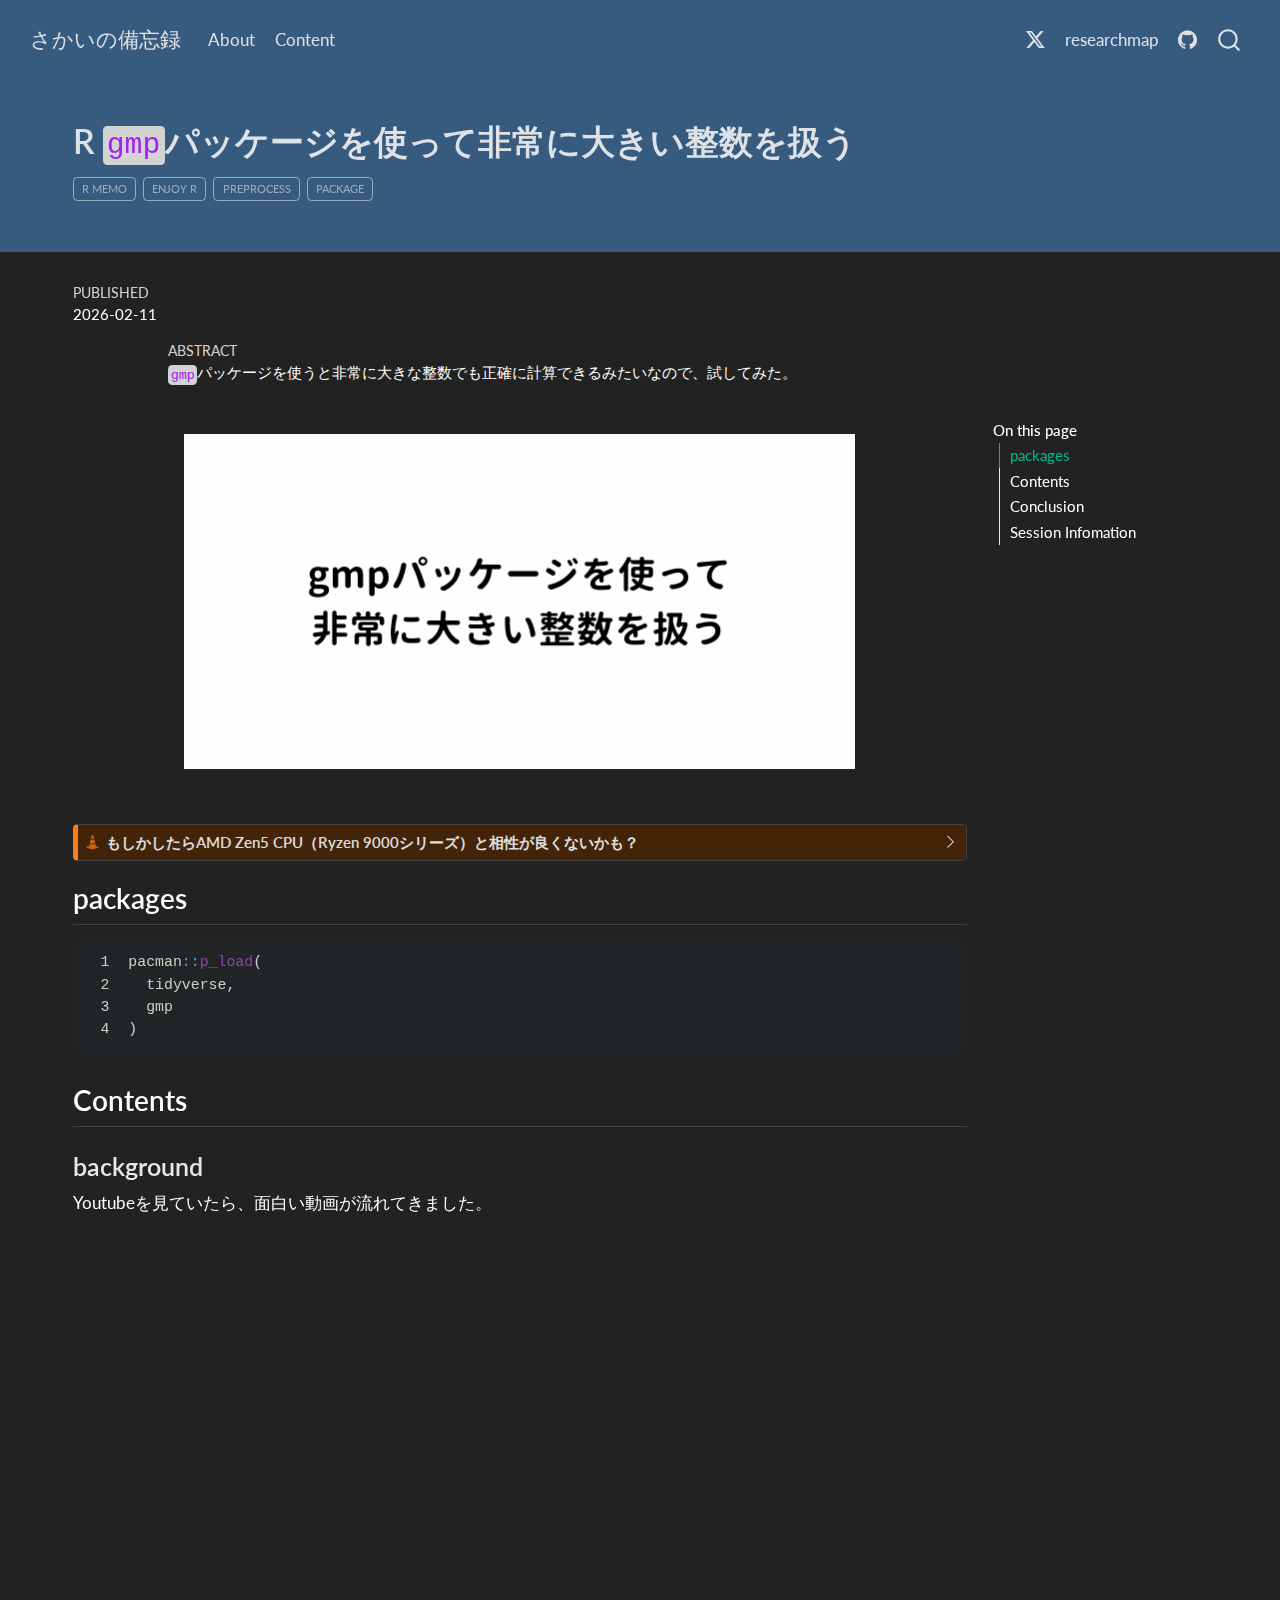
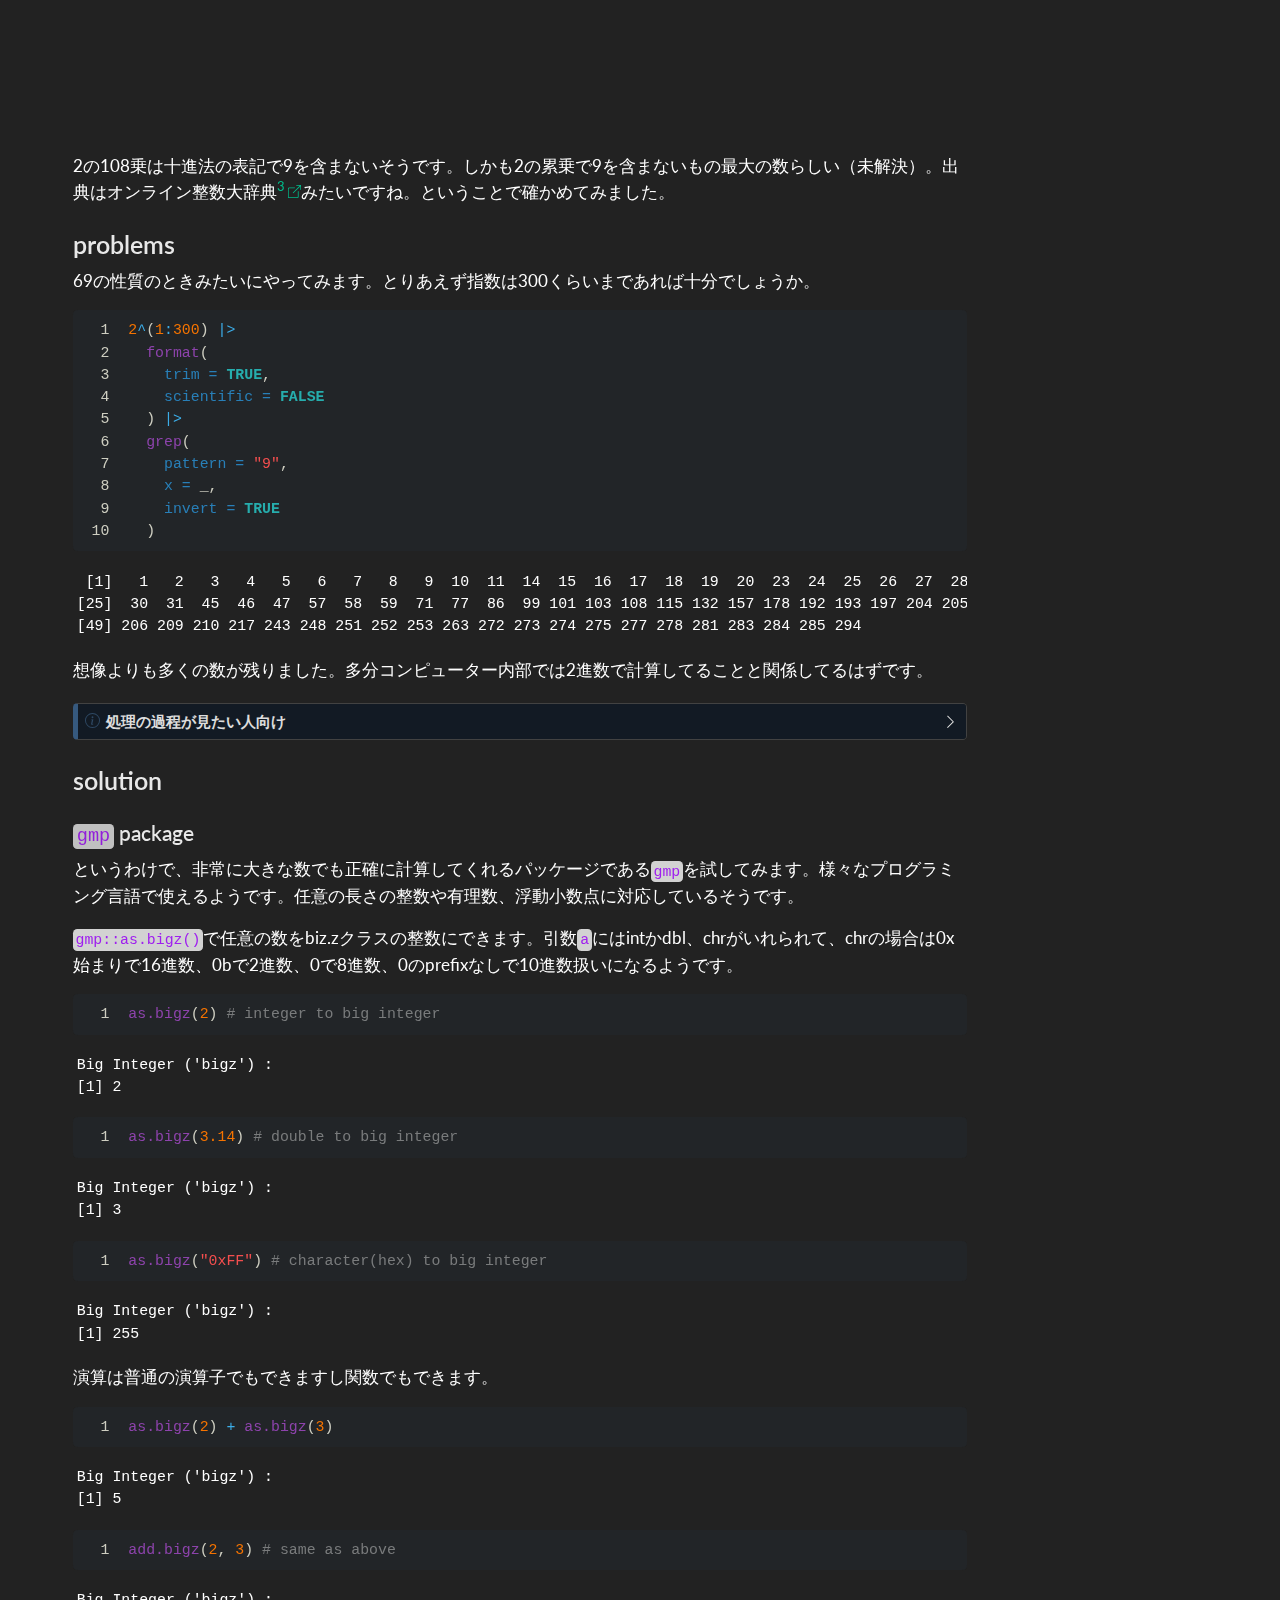
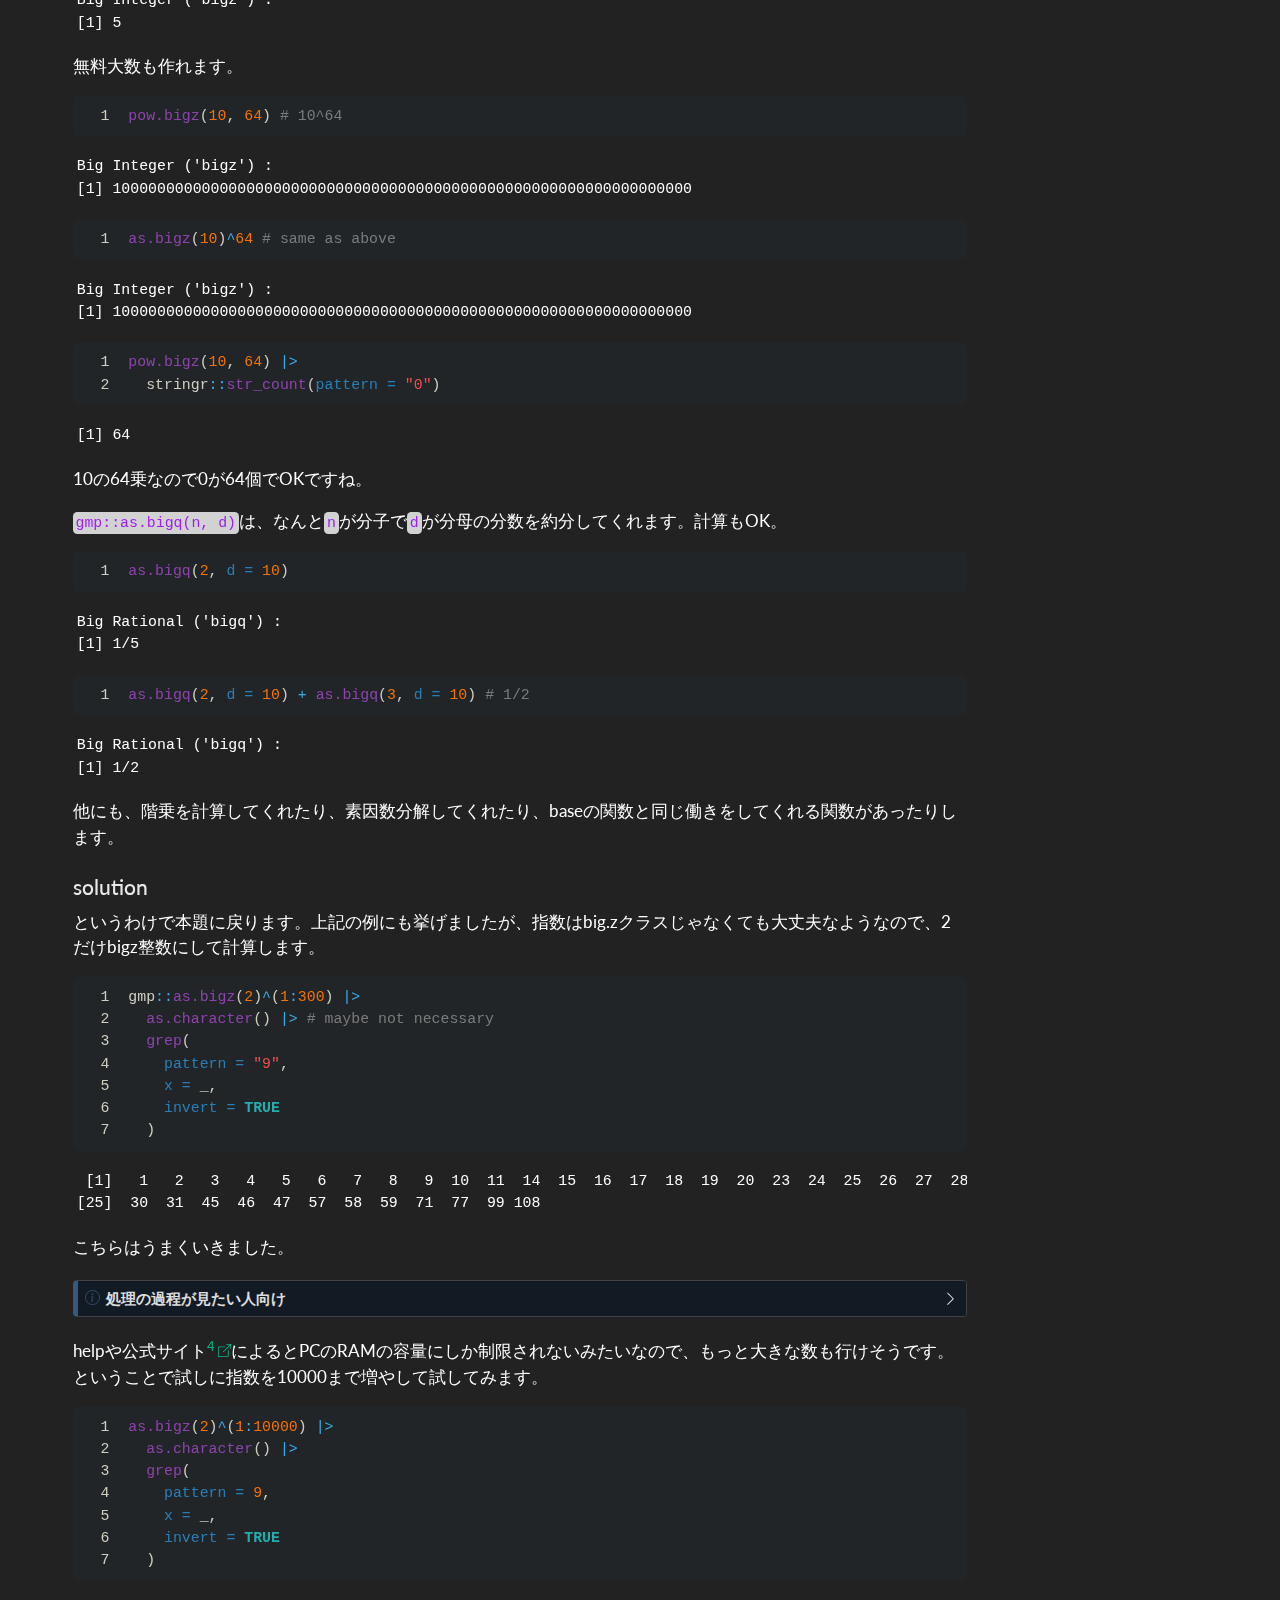
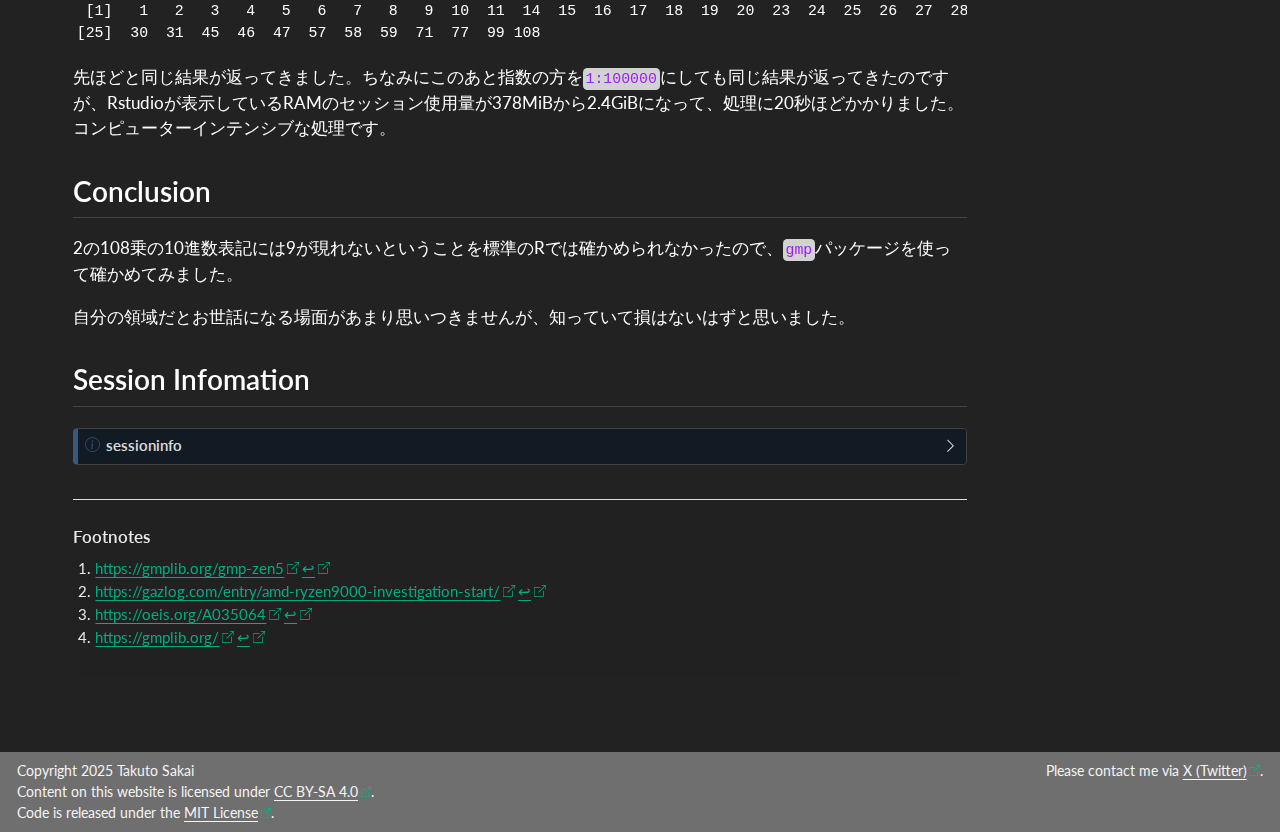
<file: website/posts/20260211_gmp_big_integer/index.html>
<!DOCTYPE html>
<html xmlns="http://www.w3.org/1999/xhtml" lang="en" xml:lang="en"><head>

<meta charset="utf-8">
<meta name="generator" content="quarto-1.8.27">

<meta name="viewport" content="width=device-width, initial-scale=1.0, user-scalable=yes">

<meta name="dcterms.date" content="2026-02-11">

<title>R gmpパッケージを使って非常に大きい整数を扱う – さかいの備忘録</title>
<style>
code{white-space: pre-wrap;}
span.smallcaps{font-variant: small-caps;}
div.columns{display: flex; gap: min(4vw, 1.5em);}
div.column{flex: auto; overflow-x: auto;}
div.hanging-indent{margin-left: 1.5em; text-indent: -1.5em;}
ul.task-list{list-style: none;}
ul.task-list li input[type="checkbox"] {
  width: 0.8em;
  margin: 0 0.8em 0.2em -1em; /* quarto-specific, see https://github.com/quarto-dev/quarto-cli/issues/4556 */ 
  vertical-align: middle;
}
/* CSS for syntax highlighting */
html { -webkit-text-size-adjust: 100%; }
pre > code.sourceCode { white-space: pre; position: relative; }
pre > code.sourceCode > span { display: inline-block; line-height: 1.25; }
pre > code.sourceCode > span:empty { height: 1.2em; }
.sourceCode { overflow: visible; }
code.sourceCode > span { color: inherit; text-decoration: inherit; }
div.sourceCode { margin: 1em 0; }
pre.sourceCode { margin: 0; }
@media screen {
div.sourceCode { overflow: auto; }
}
@media print {
pre > code.sourceCode { white-space: pre-wrap; }
pre > code.sourceCode > span { text-indent: -5em; padding-left: 5em; }
}
pre.numberSource code
  { counter-reset: source-line 0; }
pre.numberSource code > span
  { position: relative; left: -4em; counter-increment: source-line; }
pre.numberSource code > span > a:first-child::before
  { content: counter(source-line);
    position: relative; left: -1em; text-align: right; vertical-align: baseline;
    border: none; display: inline-block;
    -webkit-touch-callout: none; -webkit-user-select: none;
    -khtml-user-select: none; -moz-user-select: none;
    -ms-user-select: none; user-select: none;
    padding: 0 4px; width: 4em;
  }
pre.numberSource { margin-left: 3em;  padding-left: 4px; }
div.sourceCode
  {   }
@media screen {
pre > code.sourceCode > span > a:first-child::before { text-decoration: underline; }
}
</style>


<script src="../../site_libs/quarto-nav/quarto-nav.js"></script>
<script src="../../site_libs/quarto-nav/headroom.min.js"></script>
<script src="../../site_libs/clipboard/clipboard.min.js"></script>
<script src="../../site_libs/quarto-search/autocomplete.umd.js"></script>
<script src="../../site_libs/quarto-search/fuse.min.js"></script>
<script src="../../site_libs/quarto-search/quarto-search.js"></script>
<meta name="quarto:offset" content="../../">
<script src="../../site_libs/quarto-html/quarto.js" type="module"></script>
<script src="../../site_libs/quarto-html/tabsets/tabsets.js" type="module"></script>
<script src="../../site_libs/quarto-html/axe/axe-check.js" type="module"></script>
<script src="../../site_libs/quarto-html/popper.min.js"></script>
<script src="../../site_libs/quarto-html/tippy.umd.min.js"></script>
<script src="../../site_libs/quarto-html/anchor.min.js"></script>
<link href="../../site_libs/quarto-html/tippy.css" rel="stylesheet">
<link href="../../site_libs/quarto-html/quarto-syntax-highlighting-dark-0c23244d19d086670d6797cd5ae1fcb3.css" rel="stylesheet" id="quarto-text-highlighting-styles">
<script src="../../site_libs/bootstrap/bootstrap.min.js"></script>
<link href="../../site_libs/bootstrap/bootstrap-icons.css" rel="stylesheet">
<link href="../../site_libs/bootstrap/bootstrap-04790538fe244593e78e58a7cb4983f3.min.css" rel="stylesheet" append-hash="true" id="quarto-bootstrap" data-mode="dark">
<script id="quarto-search-options" type="application/json">{
  "location": "navbar",
  "copy-button": false,
  "collapse-after": 3,
  "panel-placement": "end",
  "type": "overlay",
  "limit": 50,
  "keyboard-shortcut": [
    "f",
    "/",
    "s"
  ],
  "show-item-context": false,
  "language": {
    "search-no-results-text": "No results",
    "search-matching-documents-text": "matching documents",
    "search-copy-link-title": "Copy link to search",
    "search-hide-matches-text": "Hide additional matches",
    "search-more-match-text": "more match in this document",
    "search-more-matches-text": "more matches in this document",
    "search-clear-button-title": "Clear",
    "search-text-placeholder": "",
    "search-detached-cancel-button-title": "Cancel",
    "search-submit-button-title": "Submit",
    "search-label": "Search"
  }
}</script>


<link rel="stylesheet" href="../../styles.css">
<meta property="og:title" content="R gmpパッケージを使って非常に大きい整数を扱う – さかいの備忘録">
<meta property="og:description" content="gmpパッケージを使うと非常に大きな整数でも正確に計算できるみたいなので、試してみた。">
<meta property="og:image" content="https://tsakai-website.pages.dev/posts/20260211_gmp_big_integer/index_files/figure-html/thmubnail-1.png">
<meta property="og:site_name" content="さかいの備忘録">
<meta property="og:image:height" content="672">
<meta property="og:image:width" content="1344">
<meta name="twitter:title" content="R gmpパッケージを使って非常に大きい整数を扱う – さかいの備忘録">
<meta name="twitter:description" content="gmpパッケージを使うと非常に大きな整数でも正確に計算できるみたいなので、試してみた。">
<meta name="twitter:image" content="https://tsakai-website.pages.dev/posts/20260211_gmp_big_integer/index_files/figure-html/thmubnail-1.png">
<meta name="twitter:image-height" content="672">
<meta name="twitter:image-width" content="1344">
<meta name="twitter:card" content="summary_large_image">
</head>

<body class="nav-fixed quarto-light">

<div id="quarto-search-results"></div>
  <header id="quarto-header" class="headroom fixed-top quarto-banner">
    <nav class="navbar navbar-expand-lg " data-bs-theme="dark">
      <div class="navbar-container container-fluid">
      <div class="navbar-brand-container mx-auto">
    <a class="navbar-brand" href="../../index.html">
    <span class="navbar-title">さかいの備忘録</span>
    </a>
  </div>
            <div id="quarto-search" class="" title="Search"></div>
          <button class="navbar-toggler" type="button" data-bs-toggle="collapse" data-bs-target="#navbarCollapse" aria-controls="navbarCollapse" role="menu" aria-expanded="false" aria-label="Toggle navigation" onclick="if (window.quartoToggleHeadroom) { window.quartoToggleHeadroom(); }">
  <span class="navbar-toggler-icon"></span>
</button>
          <div class="collapse navbar-collapse" id="navbarCollapse">
            <ul class="navbar-nav navbar-nav-scroll me-auto">
  <li class="nav-item">
    <a class="nav-link" href="../../about.html"> 
<span class="menu-text">About</span></a>
  </li>  
  <li class="nav-item">
    <a class="nav-link" href="../../content.html"> 
<span class="menu-text">Content</span></a>
  </li>  
</ul>
            <ul class="navbar-nav navbar-nav-scroll ms-auto">
  <li class="nav-item compact">
    <a class="nav-link" href="https://x.com/tsakai_psych" target="_blank"> <i class="bi bi-twitter-x" role="img">
</i> 
<span class="menu-text"></span></a>
  </li>  
  <li class="nav-item">
    <a class="nav-link" href="https://researchmap.jp/takutosakai" target="_blank"> 
<span class="menu-text">researchmap</span></a>
  </li>  
  <li class="nav-item compact">
    <a class="nav-link" href="https://github.com/tsakai-psych" target="_blank"> <i class="bi bi-github" role="img">
</i> 
<span class="menu-text"></span></a>
  </li>  
</ul>
          </div> <!-- /navcollapse -->
            <div class="quarto-navbar-tools">
</div>
      </div> <!-- /container-fluid -->
    </nav>
</header>
<!-- content -->
<header id="title-block-header" class="quarto-title-block default page-columns page-full">
  <div class="quarto-title-banner page-columns page-full">
    <div class="quarto-title column-page-left">
      <h1 class="title">R <code>gmp</code>パッケージを使って非常に大きい整数を扱う</h1>
                                <div class="quarto-categories">
                <div class="quarto-category">R memo</div>
                <div class="quarto-category">enjoy R</div>
                <div class="quarto-category">preprocess</div>
                <div class="quarto-category">package</div>
              </div>
                  </div>
  </div>
    
  
  <div class="quarto-title-meta column-page-left">

      
      <div>
      <div class="quarto-title-meta-heading">Published</div>
      <div class="quarto-title-meta-contents">
        <p class="date">2026-02-11</p>
      </div>
    </div>
    
      
    </div>
    
  <div>
    <div class="abstract">
      <div class="block-title">Abstract</div>
      <p><code>gmp</code>パッケージを使うと非常に大きな整数でも正確に計算できるみたいなので、試してみた。</p>
    </div>
  </div>
  
  </header><div id="quarto-content" class="quarto-container page-columns page-rows-contents page-layout-full page-navbar">
<!-- sidebar -->
<!-- margin-sidebar -->
    <div id="quarto-margin-sidebar" class="sidebar margin-sidebar">
        <nav id="TOC" role="doc-toc" class="toc-active">
    <h2 id="toc-title">On this page</h2>
   
  <ul>
  <li><a href="#packages" id="toc-packages" class="nav-link active" data-scroll-target="#packages">packages</a></li>
  <li><a href="#contents" id="toc-contents" class="nav-link" data-scroll-target="#contents">Contents</a>
  <ul class="collapse">
  <li><a href="#background" id="toc-background" class="nav-link" data-scroll-target="#background">background</a></li>
  <li><a href="#problems" id="toc-problems" class="nav-link" data-scroll-target="#problems">problems</a></li>
  <li><a href="#solution" id="toc-solution" class="nav-link" data-scroll-target="#solution">solution</a></li>
  </ul></li>
  <li><a href="#conclusion" id="toc-conclusion" class="nav-link" data-scroll-target="#conclusion">Conclusion</a></li>
  <li><a href="#session-infomation" id="toc-session-infomation" class="nav-link" data-scroll-target="#session-infomation">Session Infomation</a></li>
  </ul>
</nav>
    </div>
<!-- main -->
<main class="content quarto-banner-title-block column-page-left" id="quarto-document-content">





<div class="cell" data-layout-align="center">
<div class="cell-output-display">
<div class="quarto-figure quarto-figure-center">
<figure class="figure">
<p><img src="index_files/figure-html/thmubnail-1.png" class="img-fluid quarto-figure quarto-figure-center figure-img" style="width:75.0%"></p>
</figure>
</div>
</div>
</div>
<div class="callout callout-style-default callout-caution callout-titled">
<div class="callout-header d-flex align-content-center collapsed" data-bs-toggle="collapse" data-bs-target=".callout-1-contents" aria-controls="callout-1" aria-expanded="false" aria-label="Toggle callout">
<div class="callout-icon-container">
<i class="callout-icon"></i>
</div>
<div class="callout-title-container flex-fill">
<span class="screen-reader-only">Caution</span>もしかしたらAMD Zen5 CPU（Ryzen 9000シリーズ）と相性が良くないかも？
</div>
<div class="callout-btn-toggle d-inline-block border-0 py-1 ps-1 pe-0 float-end"><i class="callout-toggle"></i></div>
</div>
<div id="callout-1" class="callout-1-contents callout-collapse collapse">
<div class="callout-body-container callout-body">
<p>gmpプログラム公式サイトの報告<a href="#fn1" class="footnote-ref" id="fnref1" role="doc-noteref"><sup>1</sup></a>によると、Ryzen9 9950X/Linux環境でGMPのプログラムを動かしていたら、CPUが逝ったそうです。しかも２台。AMDも公式に調査をしている模様<a href="#fn2" class="footnote-ref" id="fnref2" role="doc-noteref"><sup>2</sup></a>。Rのパッケージの方も影響があるかはわかりませんが、相性が悪い可能性もあるので、Zen5民の方はハードな使い方はしない方がいいかもしれないです。</p>
<p>Zen5故障問題はAsRock製マザボで起こりがちなのは聞いていましたが、今回はASUSマザボ+Noctuaクーラーだということで、ちょっと気になるところではあります。（最初、Noctua NH-U9Sで9950Xは無理じゃねと思ったのでNoctua公式サイト見に行ったら、medium turbo headroom判定だったのでびっくりしました。PBOも切っていたようですし、冷却面は問題なさそうです。となるとCPU本体かマザボの方か……）</p>
</div>
</div>
</div>
<section id="packages" class="level2">
<h2 class="anchored" data-anchor-id="packages">packages</h2>
<div class="cell" data-layout-align="center">
<div class="code-copy-outer-scaffold"><div class="sourceCode cell-code" id="cb1"><pre class="sourceCode numberSource r number-lines code-with-copy"><code class="sourceCode r"><span id="cb1-1"><a href="#cb1-1"></a>pacman<span class="sc">::</span><span class="fu">p_load</span>(</span>
<span id="cb1-2"><a href="#cb1-2"></a>  tidyverse,</span>
<span id="cb1-3"><a href="#cb1-3"></a>  gmp</span>
<span id="cb1-4"><a href="#cb1-4"></a>)</span></code></pre></div><button title="Copy to Clipboard" class="code-copy-button"><i class="bi"></i></button></div>
</div>
</section>
<section id="contents" class="level2">
<h2 class="anchored" data-anchor-id="contents">Contents</h2>
<section id="background" class="level3">
<h3 class="anchored" data-anchor-id="background">background</h3>
<p>Youtubeを見ていたら、面白い動画が流れてきました。</p>
<div class="quarto-video ratio ratio-16x9"><iframe data-external="1" src="https://www.youtube.com/embed/hPJA9sYUMnA?si=x6JdY34PdFLxW9eS" title="" frameborder="0" allow="accelerometer; autoplay; clipboard-write; encrypted-media; gyroscope; picture-in-picture" allowfullscreen=""></iframe></div>
<p>2の108乗は十進法の表記で9を含まないそうです。しかも2の累乗で9を含まないもの最大の数らしい（未解決）。出典はオンライン整数大辞典<a href="#fn3" class="footnote-ref" id="fnref3" role="doc-noteref"><sup>3</sup></a>みたいですね。ということで確かめてみました。</p>
</section>
<section id="problems" class="level3">
<h3 class="anchored" data-anchor-id="problems">problems</h3>
<p>69の性質のときみたいにやってみます。とりあえず指数は300くらいまであれば十分でしょうか。</p>
<div class="cell" data-layout-align="center">
<div class="code-copy-outer-scaffold"><div class="sourceCode cell-code" id="cb2"><pre class="sourceCode numberSource r number-lines code-with-copy"><code class="sourceCode r"><span id="cb2-1"><a href="#cb2-1"></a><span class="dv">2</span><span class="sc">^</span>(<span class="dv">1</span><span class="sc">:</span><span class="dv">300</span>) <span class="sc">|&gt;</span></span>
<span id="cb2-2"><a href="#cb2-2"></a>  <span class="fu">format</span>(</span>
<span id="cb2-3"><a href="#cb2-3"></a>    <span class="at">trim =</span> <span class="cn">TRUE</span>,</span>
<span id="cb2-4"><a href="#cb2-4"></a>    <span class="at">scientific =</span> <span class="cn">FALSE</span></span>
<span id="cb2-5"><a href="#cb2-5"></a>  ) <span class="sc">|&gt;</span></span>
<span id="cb2-6"><a href="#cb2-6"></a>  <span class="fu">grep</span>(</span>
<span id="cb2-7"><a href="#cb2-7"></a>    <span class="at">pattern =</span> <span class="st">"9"</span>,</span>
<span id="cb2-8"><a href="#cb2-8"></a>    <span class="at">x =</span> _,</span>
<span id="cb2-9"><a href="#cb2-9"></a>    <span class="at">invert =</span> <span class="cn">TRUE</span></span>
<span id="cb2-10"><a href="#cb2-10"></a>  )</span></code></pre></div><button title="Copy to Clipboard" class="code-copy-button"><i class="bi"></i></button></div>
<div class="cell-output cell-output-stdout">
<pre><code> [1]   1   2   3   4   5   6   7   8   9  10  11  14  15  16  17  18  19  20  23  24  25  26  27  28
[25]  30  31  45  46  47  57  58  59  71  77  86  99 101 103 108 115 132 157 178 192 193 197 204 205
[49] 206 209 210 217 243 248 251 252 253 263 272 273 274 275 277 278 281 283 284 285 294</code></pre>
</div>
</div>
<p>想像よりも多くの数が残りました。多分コンピューター内部では2進数で計算してることと関係してるはずです。</p>
<div class="callout callout-style-default callout-note callout-titled">
<div class="callout-header d-flex align-content-center collapsed" data-bs-toggle="collapse" data-bs-target=".callout-2-contents" aria-controls="callout-2" aria-expanded="false" aria-label="Toggle callout">
<div class="callout-icon-container">
<i class="callout-icon"></i>
</div>
<div class="callout-title-container flex-fill">
<span class="screen-reader-only">Note</span>処理の過程が見たい人向け
</div>
<div class="callout-btn-toggle d-inline-block border-0 py-1 ps-1 pe-0 float-end"><i class="callout-toggle"></i></div>
</div>
<div id="callout-2" class="callout-2-contents callout-collapse collapse">
<div class="callout-body-container callout-body">
<div class="cell" data-layout-align="center">
<div class="code-copy-outer-scaffold"><div class="sourceCode cell-code" id="cb4"><pre class="sourceCode numberSource r number-lines code-with-copy"><code class="sourceCode r"><span id="cb4-1"><a href="#cb4-1"></a><span class="dv">2</span><span class="sc">^</span>(<span class="dv">1</span><span class="sc">:</span><span class="dv">300</span>) <span class="sc">%&gt;%</span></span>
<span id="cb4-2"><a href="#cb4-2"></a>  <span class="fu">format</span>(</span>
<span id="cb4-3"><a href="#cb4-3"></a>    <span class="at">trim =</span> <span class="cn">TRUE</span>,</span>
<span id="cb4-4"><a href="#cb4-4"></a>    <span class="at">scientific =</span> <span class="cn">FALSE</span></span>
<span id="cb4-5"><a href="#cb4-5"></a>  )<span class="sc">%&gt;%</span></span>
<span id="cb4-6"><a href="#cb4-6"></a>  <span class="fu">grep</span>(</span>
<span id="cb4-7"><a href="#cb4-7"></a>    <span class="at">pattern =</span> <span class="st">"9"</span>,</span>
<span id="cb4-8"><a href="#cb4-8"></a>    <span class="at">x =</span> .,</span>
<span id="cb4-9"><a href="#cb4-9"></a>    <span class="at">invert =</span> <span class="cn">TRUE</span></span>
<span id="cb4-10"><a href="#cb4-10"></a>  ) <span class="sc">%&gt;%</span></span>
<span id="cb4-11"><a href="#cb4-11"></a>   ViewPipeSteps<span class="sc">::</span><span class="fu">print_pipe_steps</span>() <span class="ot">-&gt;</span> results <span class="co"># for displaying pipeline processing</span></span></code></pre></div><button title="Copy to Clipboard" class="code-copy-button"><i class="bi"></i></button></div>
<div class="cell-output cell-output-stderr">
<pre><code>1. 2^(1:300)</code></pre>
</div>
<div class="cell-output cell-output-stdout">
<pre style="max-height: 350px;"><code>  [1] 2.000000e+00 4.000000e+00 8.000000e+00 1.600000e+01 3.200000e+01 6.400000e+01 1.280000e+02
  [8] 2.560000e+02 5.120000e+02 1.024000e+03 2.048000e+03 4.096000e+03 8.192000e+03 1.638400e+04
 [15] 3.276800e+04 6.553600e+04 1.310720e+05 2.621440e+05 5.242880e+05 1.048576e+06 2.097152e+06
 [22] 4.194304e+06 8.388608e+06 1.677722e+07 3.355443e+07 6.710886e+07 1.342177e+08 2.684355e+08
 [29] 5.368709e+08 1.073742e+09 2.147484e+09 4.294967e+09 8.589935e+09 1.717987e+10 3.435974e+10
 [36] 6.871948e+10 1.374390e+11 2.748779e+11 5.497558e+11 1.099512e+12 2.199023e+12 4.398047e+12
 [43] 8.796093e+12 1.759219e+13 3.518437e+13 7.036874e+13 1.407375e+14 2.814750e+14 5.629500e+14
 [50] 1.125900e+15 2.251800e+15 4.503600e+15 9.007199e+15 1.801440e+16 3.602880e+16 7.205759e+16
 [57] 1.441152e+17 2.882304e+17 5.764608e+17 1.152922e+18 2.305843e+18 4.611686e+18 9.223372e+18
 [64] 1.844674e+19 3.689349e+19 7.378698e+19 1.475740e+20 2.951479e+20 5.902958e+20 1.180592e+21
 [71] 2.361183e+21 4.722366e+21 9.444733e+21 1.888947e+22 3.777893e+22 7.555786e+22 1.511157e+23
 [78] 3.022315e+23 6.044629e+23 1.208926e+24 2.417852e+24 4.835703e+24 9.671407e+24 1.934281e+25
 [85] 3.868563e+25 7.737125e+25 1.547425e+26 3.094850e+26 6.189700e+26 1.237940e+27 2.475880e+27
 [92] 4.951760e+27 9.903520e+27 1.980704e+28 3.961408e+28 7.922816e+28 1.584563e+29 3.169127e+29
 [99] 6.338253e+29 1.267651e+30 2.535301e+30 5.070602e+30 1.014120e+31 2.028241e+31 4.056482e+31
[106] 8.112964e+31 1.622593e+32 3.245186e+32 6.490371e+32 1.298074e+33 2.596148e+33 5.192297e+33
[113] 1.038459e+34 2.076919e+34 4.153837e+34 8.307675e+34 1.661535e+35 3.323070e+35 6.646140e+35
[120] 1.329228e+36 2.658456e+36 5.316912e+36 1.063382e+37 2.126765e+37 4.253530e+37 8.507059e+37
[127] 1.701412e+38 3.402824e+38 6.805647e+38 1.361129e+39 2.722259e+39 5.444518e+39 1.088904e+40
[134] 2.177807e+40 4.355614e+40 8.711229e+40 1.742246e+41 3.484491e+41 6.968983e+41 1.393797e+42
[141] 2.787593e+42 5.575186e+42 1.115037e+43 2.230075e+43 4.460149e+43 8.920298e+43 1.784060e+44
[148] 3.568119e+44 7.136238e+44 1.427248e+45 2.854495e+45 5.708991e+45 1.141798e+46 2.283596e+46
[155] 4.567193e+46 9.134385e+46 1.826877e+47 3.653754e+47 7.307508e+47 1.461502e+48 2.923003e+48
[162] 5.846007e+48 1.169201e+49 2.338403e+49 4.676805e+49 9.353610e+49 1.870722e+50 3.741444e+50
[169] 7.482888e+50 1.496578e+51 2.993155e+51 5.986311e+51 1.197262e+52 2.394524e+52 4.789049e+52
[176] 9.578097e+52 1.915619e+53 3.831239e+53 7.662478e+53 1.532496e+54 3.064991e+54 6.129982e+54
[183] 1.225996e+55 2.451993e+55 4.903986e+55 9.807971e+55 1.961594e+56 3.923189e+56 7.846377e+56
[190] 1.569275e+57 3.138551e+57 6.277102e+57 1.255420e+58 2.510841e+58 5.021681e+58 1.004336e+59
[197] 2.008673e+59 4.017345e+59 8.034690e+59 1.606938e+60 3.213876e+60 6.427752e+60 1.285550e+61
[204] 2.571101e+61 5.142202e+61 1.028440e+62 2.056881e+62 4.113761e+62 8.227523e+62 1.645505e+63
[211] 3.291009e+63 6.582018e+63 1.316404e+64 2.632807e+64 5.265615e+64 1.053123e+65 2.106246e+65
[218] 4.212492e+65 8.424983e+65 1.684997e+66 3.369993e+66 6.739987e+66 1.347997e+67 2.695995e+67
[225] 5.391989e+67 1.078398e+68 2.156796e+68 4.313591e+68 8.627183e+68 1.725437e+69 3.450873e+69
[232] 6.901746e+69 1.380349e+70 2.760699e+70 5.521397e+70 1.104279e+71 2.208559e+71 4.417118e+71
[239] 8.834235e+71 1.766847e+72 3.533694e+72 7.067388e+72 1.413478e+73 2.826955e+73 5.653911e+73
[246] 1.130782e+74 2.261564e+74 4.523128e+74 9.046257e+74 1.809251e+75 3.618503e+75 7.237006e+75
[253] 1.447401e+76 2.894802e+76 5.789604e+76 1.157921e+77 2.315842e+77 4.631684e+77 9.263367e+77
[260] 1.852673e+78 3.705347e+78 7.410694e+78 1.482139e+79 2.964277e+79 5.928555e+79 1.185711e+80
[267] 2.371422e+80 4.742844e+80 9.485688e+80 1.897138e+81 3.794275e+81 7.588550e+81 1.517710e+82
[274] 3.035420e+82 6.070840e+82 1.214168e+83 2.428336e+83 4.856672e+83 9.713344e+83 1.942669e+84
[281] 3.885338e+84 7.770676e+84 1.554135e+85 3.108270e+85 6.216540e+85 1.243308e+86 2.486616e+86
[288] 4.973232e+86 9.946465e+86 1.989293e+87 3.978586e+87 7.957172e+87 1.591434e+88 3.182869e+88
[295] 6.365737e+88 1.273147e+89 2.546295e+89 5.092590e+89 1.018518e+90 2.037036e+90</code></pre>
</div>
<div class="cell-output cell-output-stderr">
<pre><code>2. format(trim = TRUE, scientific = FALSE)</code></pre>
</div>
<div class="cell-output cell-output-stdout">
<pre style="max-height: 350px;"><code>  [1] "2"                                                                                          
  [2] "4"                                                                                          
  [3] "8"                                                                                          
  [4] "16"                                                                                         
  [5] "32"                                                                                         
  [6] "64"                                                                                         
  [7] "128"                                                                                        
  [8] "256"                                                                                        
  [9] "512"                                                                                        
 [10] "1024"                                                                                       
 [11] "2048"                                                                                       
 [12] "4096"                                                                                       
 [13] "8192"                                                                                       
 [14] "16384"                                                                                      
 [15] "32768"                                                                                      
 [16] "65536"                                                                                      
 [17] "131072"                                                                                     
 [18] "262144"                                                                                     
 [19] "524288"                                                                                     
 [20] "1048576"                                                                                    
 [21] "2097152"                                                                                    
 [22] "4194304"                                                                                    
 [23] "8388608"                                                                                    
 [24] "16777216"                                                                                   
 [25] "33554432"                                                                                   
 [26] "67108864"                                                                                   
 [27] "134217728"                                                                                  
 [28] "268435456"                                                                                  
 [29] "536870912"                                                                                  
 [30] "1073741824"                                                                                 
 [31] "2147483648"                                                                                 
 [32] "4294967296"                                                                                 
 [33] "8589934592"                                                                                 
 [34] "17179869184"                                                                                
 [35] "34359738368"                                                                                
 [36] "68719476736"                                                                                
 [37] "137438953472"                                                                               
 [38] "274877906944"                                                                               
 [39] "549755813888"                                                                               
 [40] "1099511627776"                                                                              
 [41] "2199023255552"                                                                              
 [42] "4398046511104"                                                                              
 [43] "8796093022208"                                                                              
 [44] "17592186044416"                                                                             
 [45] "35184372088832"                                                                             
 [46] "70368744177664"                                                                             
 [47] "140737488355328"                                                                            
 [48] "281474976710656"                                                                            
 [49] "562949953421312"                                                                            
 [50] "1125899906842624"                                                                           
 [51] "2251799813685248"                                                                           
 [52] "4503599627370496"                                                                           
 [53] "9007199254740992"                                                                           
 [54] "18014398509481984"                                                                          
 [55] "36028797018963968"                                                                          
 [56] "72057594037927936"                                                                          
 [57] "144115188075855872"                                                                         
 [58] "288230376151711744"                                                                         
 [59] "576460752303423488"                                                                         
 [60] "1152921504606846976"                                                                        
 [61] "2305843009213693952"                                                                        
 [62] "4611686018427387904"                                                                        
 [63] "9223372036854775808"                                                                        
 [64] "18446744073709551616"                                                                       
 [65] "36893488147419103232"                                                                       
 [66] "73786976294838206464"                                                                       
 [67] "147573952589676412938"                                                                      
 [68] "295147905179352825866"                                                                      
 [69] "590295810358705651722"                                                                      
 [70] "1180591620717411303444"                                                                     
 [71] "2361183241434822606888"                                                                     
 [72] "4722366482869645213666"                                                                     
 [73] "9444732965739290427222"                                                                     
 [74] "18889465931478580854444"                                                                    
 [75] "37778931862957161718888"                                                                    
 [76] "75557863725914323426666"                                                                    
 [77] "151115727451828646842222"                                                                   
 [78] "302231454903657293684444"                                                                   
 [79] "604462909807314587368888"                                                                   
 [80] "1208925819614629174726666"                                                                  
 [81] "2417851639229258349442222"                                                                  
 [82] "4835703278458516699884444"                                                                  
 [83] "9671406556917033398668888"                                                                  
 [84] "19342813113834066796226666"                                                                 
 [85] "38685626227668133592442222"                                                                 
 [86] "77371252455336267184884444"                                                                 
 [87] "154742504910672534368668888"                                                                
 [88] "309485009821345068726226666"                                                                
 [89] "618970019642690137442442222"                                                                
 [90] "1237940039285380274984884444"                                                               
 [91] "2475880078570760549868668888"                                                               
 [92] "4951760157141521099626226666"                                                               
 [93] "9903520314283042199242442222"                                                               
 [94] "19807040628566084398484884444"                                                              
 [95] "39614081257132168796868668888"                                                              
 [96] "79228162514264337592626226666"                                                              
 [97] "158456325028528675194242442222"                                                             
 [98] "316912650057057350388484884444"                                                             
 [99] "633825300114114700766868668888"                                                             
[100] "1267650600228229401522626226666"                                                            
[101] "2535301200456458803044242442222"                                                            
[102] "5070602400912917606088484884444"                                                            
[103] "10141204801825835212066868668888"                                                           
[104] "20282409603651670424022626226666"                                                           
[105] "40564819207303340848044242442222"                                                           
[106] "81129638414606681696088484884444"                                                           
[107] "162259276829213363392066868668888"                                                          
[108] "324518553658426726784022626226666"                                                          
[109] "649037107316853453568044242442222"                                                          
[110] "1298074214633706907126088484884444"                                                         
[111] "2596148429267413814242066868668888"                                                         
[112] "5192296858534827628484022626226666"                                                         
[113] "10384593717069655257868044242442222"                                                        
[114] "20769187434139310514626088484884444"                                                        
[115] "41538374868278621028242066868668888"                                                        
[116] "83076749736557242056484022626226666"                                                        
[117] "166153499473114484112868044242442222"                                                       
[118] "332306998946228968224626088484884444"                                                       
[119] "664613997892457936448242066868668888"                                                       
[120] "1329227995784915872986484022626226666"                                                      
[121] "2658455991569831745862868044242442222"                                                      
[122] "5316911983139663491624626088484884444"                                                      
[123] "10633823966279326983248242066868668888"                                                     
[124] "21267647932558653966486484022626226666"                                                     
[125] "42535295865117307932862868044242442222"                                                     
[126] "85070591730234615864624626088484884444"                                                     
[127] "170141183460469231738248242066868668888"                                                    
[128] "340282366920938463466486484022626226666"                                                    
[129] "680564733841876926922862868044242442222"                                                    
[130] "1361129467683753853944624626088484884444"                                                   
[131] "2722258935367507707888248242066868668888"                                                   
[132] "5444517870735015415666486484022626226666"                                                   
[133] "10889035741470030831222862868044242442222"                                                  
[134] "21778071482940061662444624626088484884444"                                                  
[135] "43556142965880123324888248242066868668888"                                                  
[136] "87112285931760246648666486484022626226666"                                                  
[137] "174224571863520493296222862868044242442222"                                                 
[138] "348449143727040986582444624626088484884444"                                                 
[139] "696898287454081973164888248242066868668888"                                                 
[140] "1393796574908163946328666486484022626226666"                                                
[141] "2787593149816327892646222862868044242442222"                                                
[142] "5575186299632655785282444624626088484884444"                                                
[143] "11150372599265311571464888248242066868668888"                                               
[144] "22300745198530623142828666486484022626226666"                                               
[145] "44601490397061246284646222862868044242442222"                                               
[146] "89202980794122492568282444624626088484884444"                                               
[147] "178405961588244985136464888248242066868668888"                                              
[148] "356811923176489970262828666486484022626226666"                                              
[149] "713623846352979940524646222862868044242442222"                                              
[150] "1427247692705959881148282444624626088484884444"                                             
[151] "2854495385411919762286464888248242066868668888"                                             
[152] "5708990770823839524462828666486484022626226666"                                             
[153] "11417981541647679048824646222862868044242442222"                                            
[154] "22835963083295358096648282444624626088484884444"                                            
[155] "45671926166590716192286464888248242066868668888"                                            
[156] "91343852333181432394462828666486484022626226666"                                            
[157] "182687704666362864788824646222862868044242442222"                                           
[158] "365375409332725729566648282444624626088484884444"                                           
[159] "730750818665451459122286464888248242066868668888"                                           
[160] "1461501637330902918244462828666486484022626226666"                                          
[161] "2923003274661805836488824646222862868044242442222"                                          
[162] "5846006549323611672866648282444624626088484884444"                                          
[163] "11692013098647223345622286464888248242066868668888"                                         
[164] "23384026197294446690244462828666486484022626226666"                                         
[165] "46768052394588893380488824646222862868044242442222"                                         
[166] "93536104789177786770866648282444624626088484884444"                                         
[167] "187072209578355573540622286464888248242066868668888"                                        
[168] "374144419156711147080244462828666486484022626226666"                                        
[169] "748288838313422294160488824646222862868044242442222"                                        
[170] "1496577676626844588220866648282444624626088484884444"                                       
[171] "2993155353253689176440622286464888248242066868668888"                                       
[172] "5986310706507378352880244462828666486484022626226666"                                       
[173] "11972621413014756705660488824646222862868044242442222"                                      
[174] "23945242826029513410220866648282444624626088484884444"                                      
[175] "47890485652059026820440622286464888248242066868668888"                                      
[176] "95780971304118053650880244462828666486484022626226666"                                      
[177] "191561942608236107300660488824646222862868044242442222"                                     
[178] "383123885216472214600220866648282444624626088484884444"                                     
[179] "766247770432944429200440622286464888248242066868668888"                                     
[180] "1532495540865888858400880244462828666486484022626226666"                                    
[181] "3064991081731777716800660488824646222862868044242442222"                                    
[182] "6129982163463555433600220866648282444624626088484884444"                                    
[183] "12259964326927110867200440622286464888248242066868668888"                                   
[184] "24519928653854221734400880244462828666486484022626226666"                                   
[185] "49039857307708443478800660488824646222862868044242442222"                                   
[186] "98079714615416886946600220866648282444624626088484884444"                                   
[187] "196159429230833773882200440622286464888248242066868668888"                                  
[188] "392318858461667547764400880244462828666486484022626226666"                                  
[189] "784637716923335095528800660488824646222862868044242442222"                                  
[190] "1569275433846670191046600220866648282444624626088484884444"                                 
[191] "3138550867693340382082200440622286464888248242066868668888"                                 
[192] "6277101735386680764064400880244462828666486484022626226666"                                 
[193] "12554203470773361528028800660488824646222862868044242442222"                                
[194] "25108406941546723056046600220866648282444624626088484884444"                                
[195] "50216813883093446112082200440622286464888248242066868668888"                                
[196] "100433627766186892224064400880244462828666486484022626226666"                               
[197] "200867255532373784448028800660488824646222862868044242442222"                               
[198] "401734511064747568986046600220866648282444624626088484884444"                               
[199] "803469022129495137862082200440622286464888248242066868668888"                               
[200] "1606938044258990275624064400880244462828666486484022626226666"                              
[201] "3213876088517980551248028800660488824646222862868044242442222"                              
[202] "6427752177035961102486046600220866648282444624626088484884444"                              
[203] "12855504354071922204862082200440622286464888248242066868668888"                             
[204] "25711008708143844408624064400880244462828666486484022626226666"                             
[205] "51422017416287688816248028800660488824646222862868044242442222"                             
[206] "102844034832575377632486046600220866648282444624626088484884444"                            
[207] "205688069665150755264862082200440622286464888248242066868668888"                            
[208] "411376139330301510528624064400880244462828666486484022626226666"                            
[209] "822752278660603021046248028800660488824646222862868044242442222"                            
[210] "1645504557321206042182486046600220866648282444624626088484884444"                           
[211] "3291009114642412084264862082200440622286464888248242066868668888"                           
[212] "6582018229284824168428624064400880244462828666486484022626226666"                           
[213] "13164036458569648337846248028800660488824646222862868044242442222"                          
[214] "26328072917139296674682486046600220866648282444624626088484884444"                          
[215] "52656145834278593358264862082200440622286464888248242066868668888"                          
[216] "105312291668557186706428624064400880244462828666486484022626226666"                         
[217] "210624583337114373402846248028800660488824646222862868044242442222"                         
[218] "421249166674228746804682486046600220866648282444624626088484884444"                         
[219] "842498333348457493608264862082200440622286464888248242066868668888"                         
[220] "1684996666696914987206428624064400880244462828666486484022626226666"                        
[221] "3369993333393829974402846248028800660488824646222862868044242442222"                        
[222] "6739986666787659948804682486046600220866648282444624626088484884444"                        
[223] "13479973333575319897608264862082200440622286464888248242066868668888"                       
[224] "26959946667150639794206428624064400880244462828666486484022626226666"                       
[225] "53919893334301279598402846248028800660488824646222862868044242442222"                       
[226] "107839786668602559186804682486046600220866648282444624626088484884444"                      
[227] "215679573337205118362608264862082200440622286464888248242066868668888"                      
[228] "431359146674410236724206428624064400880244462828666486484022626226666"                      
[229] "862718293348820473448402846248028800660488824646222862868044242442222"                      
[230] "1725436586697640946886804682486046600220866648282444624626088484884444"                     
[231] "3450873173395281893662608264862082200440622286464888248242066868668888"                     
[232] "6901746346790563787224206428624064400880244462828666486484022626226666"                     
[233] "13803492693581127574448402846248028800660488824646222862868044242442222"                    
[234] "27606985387162255148886804682486046600220866648282444624626088484884444"                    
[235] "55213970774324510396662608264862082200440622286464888248242066868668888"                    
[236] "110427941548649020692224206428624064400880244462828666486484022626226666"                   
[237] "220855883097298041284448402846248028800660488824646222862868044242442222"                   
[238] "441711766194596082468886804682486046600220866648282444624626088484884444"                   
[239] "883423532389192164826662608264862082200440622286464888248242066868668888"                   
[240] "1766847064778384329642224206428624064400880244462828666486484022626226666"                  
[241] "3533694129556768659284448402846248028800660488824646222862868044242442222"                  
[242] "7067388259113537318468886804682486046600220866648282444624626088484884444"                  
[243] "14134776518227074636826662608264862082200440622286464888248242066868668888"                 
[244] "28269553036454149272642224206428624064400880244462828666486484022626226666"                 
[245] "56539106072908298544284448402846248028800660488824646222862868044242442222"                 
[246] "113078212145816597098468886804682486046600220866648282444624626088484884444"                
[247] "226156424291633194186826662608264862082200440622286464888248242066868668888"                
[248] "452312848583266388362642224206428624064400880244462828666486484022626226666"                
[249] "904625697166532776724284448402846248028800660488824646222862868044242442222"                
[250] "1809251394333065553448468886804682486046600220866648282444624626088484884444"               
[251] "3618502788666131107886826662608264862082200440622286464888248242066868668888"               
[252] "7237005577332262214662642224206428624064400880244462828666486484022626226666"               
[253] "14474011154664524428224284448402846248028800660488824646222862868044242442222"              
[254] "28948022309329048856448468886804682486046600220866648282444624626088484884444"              
[255] "57896044618658097712886826662608264862082200440622286464888248242066868668888"              
[256] "115792089237316195424662642224206428624064400880244462828666486484022626226666"             
[257] "231584178474632390848224284448402846248028800660488824646222862868044242442222"             
[258] "463168356949264781786448468886804682486046600220866648282444624626088484884444"             
[259] "926336713898529563462886826662608264862082200440622286464888248242066868668888"             
[260] "1852673427797059126824662642224206428624064400880244462828666486484022626226666"            
[261] "3705346855594118253648224284448402846248028800660488824646222862868044242442222"            
[262] "7410693711188236507286448468886804682486046600220866648282444624626088484884444"            
[263] "14821387422376473014462886826662608264862082200440622286464888248242066868668888"           
[264] "29642774844752946038824662642224206428624064400880244462828666486484022626226666"           
[265] "59285549689505892066648224284448402846248028800660488824646222862868044242442222"           
[266] "118571099379011784122286448468886804682486046600220866648282444624626088484884444"          
[267] "237142198758023568244462886826662608264862082200440622286464888248242066868668888"          
[268] "474284397516047136488824662642224206428624064400880244462828666486484022626226666"          
[269] "948568795032094272966648224284448402846248028800660488824646222862868044242442222"          
[270] "1897137590064188545822286448468886804682486046600220866648282444624626088484884444"         
[271] "3794275180128377091644462886826662608264862082200440622286464888248242066868668888"         
[272] "7588550360256754183288824662642224206428624064400880244462828666486484022626226666"         
[273] "15177100720513508367466648224284448402846248028800660488824646222862868044242442222"        
[274] "30354201441027016734822286448468886804682486046600220866648282444624626088484884444"        
[275] "60708402882054033468644462886826662608264862082200440622286464888248242066868668888"        
[276] "121416805764108066936288824662642224206428624064400880244462828666486484022626226666"       
[277] "242833611528216133862466648224284448402846248028800660488824646222862868044242442222"       
[278] "485667223056432267724822286448468886804682486046600220866648282444624626088484884444"       
[279] "971334446112864535548644462886826662608264862082200440622286464888248242066868668888"       
[280] "1942668892225729071086288824662642224206428624064400880244462828666486484022626226666"      
[281] "3885337784451458142062466648224284448402846248028800660488824646222862868044242442222"      
[282] "7770675568902916284024822286448468886804682486046600220866648282444624626088484884444"      
[283] "15541351137805832568048644462886826662608264862082200440622286464888248242066868668888"     
[284] "31082702275611665136086288824662642224206428624064400880244462828666486484022626226666"     
[285] "62165404551223330272062466648224284448402846248028800660488824646222862868044242442222"     
[286] "124330809102446660544024822286448468886804682486046600220866648282444624626088484884444"    
[287] "248661618204893321088048644462886826662608264862082200440622286464888248242066868668888"    
[288] "497323236409786642166086288824662642224206428624064400880244462828666486484022626226666"    
[289] "994646472819573284322062466648224284448402846248028800660488824646222862868044242442222"    
[290] "1989292945639146568644024822286448468886804682486046600220866648282444624626088484884444"   
[291] "3978585891278293137288048644462886826662608264862082200440622286464888248242066868668888"   
[292] "7957171782556586275466086288824662642224206428624064400880244462828666486484022626226666"   
[293] "15914343565113172550822062466648224284448402846248028800660488824646222862868044242442222"  
[294] "31828687130226345100644024822286448468886804682486046600220866648282444624626088484884444"  
[295] "63657374260452690200288048644462886826662608264862082200440622286464888248242066868668888"  
[296] "127314748520905380400466086288824662642224206428624064400880244462828666486484022626226666" 
[297] "254629497041810760800822062466648224284448402846248028800660488824646222862868044242442222" 
[298] "509258994083621521600644024822286448468886804682486046600220866648282444624626088484884444" 
[299] "1018517988167243043200288048644462886826662608264862082200440622286464888248242066868668888"
[300] "2037035976334486086400466086288824662642224206428624064400880244462828666486484022626226666"</code></pre>
</div>
<div class="cell-output cell-output-stderr">
<pre><code>3. grep(pattern = "9", x = ., invert = TRUE)</code></pre>
</div>
<div class="cell-output cell-output-stdout">
<pre style="max-height: 350px;"><code> [1]   1   2   3   4   5   6   7   8   9  10  11  14  15  16  17  18  19  20  23  24  25  26  27  28
[25]  30  31  45  46  47  57  58  59  71  77  86  99 101 103 108 115 132 157 178 192 193 197 204 205
[49] 206 209 210 217 243 248 251 252 253 263 272 273 274 275 277 278 281 283 284 285 294</code></pre>
</div>
</div>
</div>
</div>
</div>
</section>
<section id="solution" class="level3">
<h3 class="anchored" data-anchor-id="solution">solution</h3>
<section id="gmp-package" class="level4">
<h4 class="anchored" data-anchor-id="gmp-package"><code>gmp</code> package</h4>
<p>というわけで、非常に大きな数でも正確に計算してくれるパッケージである<code>gmp</code>を試してみます。様々なプログラミング言語で使えるようです。任意の長さの整数や有理数、浮動小数点に対応しているそうです。</p>
<p><code>gmp::as.bigz()</code>で任意の数をbiz.zクラスの整数にできます。引数<code>a</code>にはintかdbl、chrがいれられて、chrの場合は0x始まりで16進数、0bで2進数、0で8進数、0のprefixなしで10進数扱いになるようです。</p>
<div class="cell" data-layout-align="center">
<div class="code-copy-outer-scaffold"><div class="sourceCode cell-code" id="cb11"><pre class="sourceCode numberSource r number-lines code-with-copy"><code class="sourceCode r"><span id="cb11-1"><a href="#cb11-1"></a><span class="fu">as.bigz</span>(<span class="dv">2</span>) <span class="co"># integer to big integer</span></span></code></pre></div><button title="Copy to Clipboard" class="code-copy-button"><i class="bi"></i></button></div>
<div class="cell-output cell-output-stdout">
<pre><code>Big Integer ('bigz') :
[1] 2</code></pre>
</div>
<div class="code-copy-outer-scaffold"><div class="sourceCode cell-code" id="cb13"><pre class="sourceCode numberSource r number-lines code-with-copy"><code class="sourceCode r"><span id="cb13-1"><a href="#cb13-1"></a><span class="fu">as.bigz</span>(<span class="fl">3.14</span>) <span class="co"># double to big integer</span></span></code></pre></div><button title="Copy to Clipboard" class="code-copy-button"><i class="bi"></i></button></div>
<div class="cell-output cell-output-stdout">
<pre><code>Big Integer ('bigz') :
[1] 3</code></pre>
</div>
<div class="code-copy-outer-scaffold"><div class="sourceCode cell-code" id="cb15"><pre class="sourceCode numberSource r number-lines code-with-copy"><code class="sourceCode r"><span id="cb15-1"><a href="#cb15-1"></a><span class="fu">as.bigz</span>(<span class="st">"0xFF"</span>) <span class="co"># character(hex) to big integer</span></span></code></pre></div><button title="Copy to Clipboard" class="code-copy-button"><i class="bi"></i></button></div>
<div class="cell-output cell-output-stdout">
<pre><code>Big Integer ('bigz') :
[1] 255</code></pre>
</div>
</div>
<p>演算は普通の演算子でもできますし関数でもできます。</p>
<div class="cell" data-layout-align="center">
<div class="code-copy-outer-scaffold"><div class="sourceCode cell-code" id="cb17"><pre class="sourceCode numberSource r number-lines code-with-copy"><code class="sourceCode r"><span id="cb17-1"><a href="#cb17-1"></a><span class="fu">as.bigz</span>(<span class="dv">2</span>) <span class="sc">+</span> <span class="fu">as.bigz</span>(<span class="dv">3</span>)</span></code></pre></div><button title="Copy to Clipboard" class="code-copy-button"><i class="bi"></i></button></div>
<div class="cell-output cell-output-stdout">
<pre><code>Big Integer ('bigz') :
[1] 5</code></pre>
</div>
<div class="code-copy-outer-scaffold"><div class="sourceCode cell-code" id="cb19"><pre class="sourceCode numberSource r number-lines code-with-copy"><code class="sourceCode r"><span id="cb19-1"><a href="#cb19-1"></a><span class="fu">add.bigz</span>(<span class="dv">2</span>, <span class="dv">3</span>) <span class="co"># same as above</span></span></code></pre></div><button title="Copy to Clipboard" class="code-copy-button"><i class="bi"></i></button></div>
<div class="cell-output cell-output-stdout">
<pre><code>Big Integer ('bigz') :
[1] 5</code></pre>
</div>
</div>
<p>無料大数も作れます。</p>
<div class="cell" data-layout-align="center">
<div class="code-copy-outer-scaffold"><div class="sourceCode cell-code" id="cb21"><pre class="sourceCode numberSource r number-lines code-with-copy"><code class="sourceCode r"><span id="cb21-1"><a href="#cb21-1"></a><span class="fu">pow.bigz</span>(<span class="dv">10</span>, <span class="dv">64</span>) <span class="co"># 10^64</span></span></code></pre></div><button title="Copy to Clipboard" class="code-copy-button"><i class="bi"></i></button></div>
<div class="cell-output cell-output-stdout">
<pre><code>Big Integer ('bigz') :
[1] 10000000000000000000000000000000000000000000000000000000000000000</code></pre>
</div>
<div class="code-copy-outer-scaffold"><div class="sourceCode cell-code" id="cb23"><pre class="sourceCode numberSource r number-lines code-with-copy"><code class="sourceCode r"><span id="cb23-1"><a href="#cb23-1"></a><span class="fu">as.bigz</span>(<span class="dv">10</span>)<span class="sc">^</span><span class="dv">64</span> <span class="co"># same as above</span></span></code></pre></div><button title="Copy to Clipboard" class="code-copy-button"><i class="bi"></i></button></div>
<div class="cell-output cell-output-stdout">
<pre><code>Big Integer ('bigz') :
[1] 10000000000000000000000000000000000000000000000000000000000000000</code></pre>
</div>
<div class="code-copy-outer-scaffold"><div class="sourceCode cell-code" id="cb25"><pre class="sourceCode numberSource r number-lines code-with-copy"><code class="sourceCode r"><span id="cb25-1"><a href="#cb25-1"></a><span class="fu">pow.bigz</span>(<span class="dv">10</span>, <span class="dv">64</span>) <span class="sc">|&gt;</span></span>
<span id="cb25-2"><a href="#cb25-2"></a>  stringr<span class="sc">::</span><span class="fu">str_count</span>(<span class="at">pattern =</span> <span class="st">"0"</span>)</span></code></pre></div><button title="Copy to Clipboard" class="code-copy-button"><i class="bi"></i></button></div>
<div class="cell-output cell-output-stdout">
<pre><code>[1] 64</code></pre>
</div>
</div>
<p>10の64乗なので0が64個でOKですね。</p>
<p><code>gmp::as.bigq(n, d)</code>は、なんと<code>n</code>が分子で<code>d</code>が分母の分数を約分してくれます。計算もOK。</p>
<div class="cell" data-layout-align="center">
<div class="code-copy-outer-scaffold"><div class="sourceCode cell-code" id="cb27"><pre class="sourceCode numberSource r number-lines code-with-copy"><code class="sourceCode r"><span id="cb27-1"><a href="#cb27-1"></a><span class="fu">as.bigq</span>(<span class="dv">2</span>, <span class="at">d =</span> <span class="dv">10</span>)</span></code></pre></div><button title="Copy to Clipboard" class="code-copy-button"><i class="bi"></i></button></div>
<div class="cell-output cell-output-stdout">
<pre><code>Big Rational ('bigq') :
[1] 1/5</code></pre>
</div>
<div class="code-copy-outer-scaffold"><div class="sourceCode cell-code" id="cb29"><pre class="sourceCode numberSource r number-lines code-with-copy"><code class="sourceCode r"><span id="cb29-1"><a href="#cb29-1"></a><span class="fu">as.bigq</span>(<span class="dv">2</span>, <span class="at">d =</span> <span class="dv">10</span>) <span class="sc">+</span> <span class="fu">as.bigq</span>(<span class="dv">3</span>, <span class="at">d =</span> <span class="dv">10</span>) <span class="co"># 1/2</span></span></code></pre></div><button title="Copy to Clipboard" class="code-copy-button"><i class="bi"></i></button></div>
<div class="cell-output cell-output-stdout">
<pre><code>Big Rational ('bigq') :
[1] 1/2</code></pre>
</div>
</div>
<p>他にも、階乗を計算してくれたり、素因数分解してくれたり、baseの関数と同じ働きをしてくれる関数があったりします。</p>
</section>
<section id="solution-1" class="level4">
<h4 class="anchored" data-anchor-id="solution-1">solution</h4>
<p>というわけで本題に戻ります。上記の例にも挙げましたが、指数はbig.zクラスじゃなくても大丈夫なようなので、2だけbigz整数にして計算します。</p>
<div class="cell" data-layout-align="center">
<div class="code-copy-outer-scaffold"><div class="sourceCode cell-code" id="cb31"><pre class="sourceCode numberSource r number-lines code-with-copy"><code class="sourceCode r"><span id="cb31-1"><a href="#cb31-1"></a>gmp<span class="sc">::</span><span class="fu">as.bigz</span>(<span class="dv">2</span>)<span class="sc">^</span>(<span class="dv">1</span><span class="sc">:</span><span class="dv">300</span>) <span class="sc">|&gt;</span></span>
<span id="cb31-2"><a href="#cb31-2"></a>  <span class="fu">as.character</span>() <span class="sc">|&gt;</span> <span class="co"># maybe not necessary</span></span>
<span id="cb31-3"><a href="#cb31-3"></a>  <span class="fu">grep</span>(</span>
<span id="cb31-4"><a href="#cb31-4"></a>    <span class="at">pattern =</span> <span class="st">"9"</span>,</span>
<span id="cb31-5"><a href="#cb31-5"></a>    <span class="at">x =</span> _,</span>
<span id="cb31-6"><a href="#cb31-6"></a>    <span class="at">invert =</span> <span class="cn">TRUE</span></span>
<span id="cb31-7"><a href="#cb31-7"></a>  )</span></code></pre></div><button title="Copy to Clipboard" class="code-copy-button"><i class="bi"></i></button></div>
<div class="cell-output cell-output-stdout">
<pre><code> [1]   1   2   3   4   5   6   7   8   9  10  11  14  15  16  17  18  19  20  23  24  25  26  27  28
[25]  30  31  45  46  47  57  58  59  71  77  99 108</code></pre>
</div>
</div>
<p>こちらはうまくいきました。</p>
<div class="callout callout-style-default callout-note callout-titled">
<div class="callout-header d-flex align-content-center collapsed" data-bs-toggle="collapse" data-bs-target=".callout-3-contents" aria-controls="callout-3" aria-expanded="false" aria-label="Toggle callout">
<div class="callout-icon-container">
<i class="callout-icon"></i>
</div>
<div class="callout-title-container flex-fill">
<span class="screen-reader-only">Note</span>処理の過程が見たい人向け
</div>
<div class="callout-btn-toggle d-inline-block border-0 py-1 ps-1 pe-0 float-end"><i class="callout-toggle"></i></div>
</div>
<div id="callout-3" class="callout-3-contents callout-collapse collapse">
<div class="callout-body-container callout-body">
<div class="cell" data-layout-align="center">
<div class="code-copy-outer-scaffold"><div class="sourceCode cell-code" id="cb33"><pre class="sourceCode numberSource r number-lines code-with-copy"><code class="sourceCode r"><span id="cb33-1"><a href="#cb33-1"></a>gmp<span class="sc">::</span><span class="fu">as.bigz</span>(<span class="dv">2</span>)<span class="sc">^</span>(<span class="dv">1</span><span class="sc">:</span><span class="dv">300</span>) <span class="sc">%&gt;%</span></span>
<span id="cb33-2"><a href="#cb33-2"></a>  <span class="fu">as.character</span>() <span class="sc">%&gt;%</span></span>
<span id="cb33-3"><a href="#cb33-3"></a>  <span class="fu">grep</span>(</span>
<span id="cb33-4"><a href="#cb33-4"></a>    <span class="at">pattern =</span> <span class="st">"9"</span>,</span>
<span id="cb33-5"><a href="#cb33-5"></a>    <span class="at">x =</span> .,</span>
<span id="cb33-6"><a href="#cb33-6"></a>    <span class="at">invert =</span> <span class="cn">TRUE</span></span>
<span id="cb33-7"><a href="#cb33-7"></a>  ) <span class="sc">%&gt;%</span></span>
<span id="cb33-8"><a href="#cb33-8"></a>   ViewPipeSteps<span class="sc">::</span><span class="fu">print_pipe_steps</span>() <span class="ot">-&gt;</span> results <span class="co"># for displaying pipeline processing</span></span></code></pre></div><button title="Copy to Clipboard" class="code-copy-button"><i class="bi"></i></button></div>
<div class="cell-output cell-output-stderr">
<pre><code>1. gmp::as.bigz(2)^(1:300)</code></pre>
</div>
<div class="cell-output cell-output-stdout">
<pre style="max-height: 350px;"><code>Big Integer ('bigz') object of length 300:
  [1] 2                                                                                          
  [2] 4                                                                                          
  [3] 8                                                                                          
  [4] 16                                                                                         
  [5] 32                                                                                         
  [6] 64                                                                                         
  [7] 128                                                                                        
  [8] 256                                                                                        
  [9] 512                                                                                        
 [10] 1024                                                                                       
 [11] 2048                                                                                       
 [12] 4096                                                                                       
 [13] 8192                                                                                       
 [14] 16384                                                                                      
 [15] 32768                                                                                      
 [16] 65536                                                                                      
 [17] 131072                                                                                     
 [18] 262144                                                                                     
 [19] 524288                                                                                     
 [20] 1048576                                                                                    
 [21] 2097152                                                                                    
 [22] 4194304                                                                                    
 [23] 8388608                                                                                    
 [24] 16777216                                                                                   
 [25] 33554432                                                                                   
 [26] 67108864                                                                                   
 [27] 134217728                                                                                  
 [28] 268435456                                                                                  
 [29] 536870912                                                                                  
 [30] 1073741824                                                                                 
 [31] 2147483648                                                                                 
 [32] 4294967296                                                                                 
 [33] 8589934592                                                                                 
 [34] 17179869184                                                                                
 [35] 34359738368                                                                                
 [36] 68719476736                                                                                
 [37] 137438953472                                                                               
 [38] 274877906944                                                                               
 [39] 549755813888                                                                               
 [40] 1099511627776                                                                              
 [41] 2199023255552                                                                              
 [42] 4398046511104                                                                              
 [43] 8796093022208                                                                              
 [44] 17592186044416                                                                             
 [45] 35184372088832                                                                             
 [46] 70368744177664                                                                             
 [47] 140737488355328                                                                            
 [48] 281474976710656                                                                            
 [49] 562949953421312                                                                            
 [50] 1125899906842624                                                                           
 [51] 2251799813685248                                                                           
 [52] 4503599627370496                                                                           
 [53] 9007199254740992                                                                           
 [54] 18014398509481984                                                                          
 [55] 36028797018963968                                                                          
 [56] 72057594037927936                                                                          
 [57] 144115188075855872                                                                         
 [58] 288230376151711744                                                                         
 [59] 576460752303423488                                                                         
 [60] 1152921504606846976                                                                        
 [61] 2305843009213693952                                                                        
 [62] 4611686018427387904                                                                        
 [63] 9223372036854775808                                                                        
 [64] 18446744073709551616                                                                       
 [65] 36893488147419103232                                                                       
 [66] 73786976294838206464                                                                       
 [67] 147573952589676412928                                                                      
 [68] 295147905179352825856                                                                      
 [69] 590295810358705651712                                                                      
 [70] 1180591620717411303424                                                                     
 [71] 2361183241434822606848                                                                     
 [72] 4722366482869645213696                                                                     
 [73] 9444732965739290427392                                                                     
 [74] 18889465931478580854784                                                                    
 [75] 37778931862957161709568                                                                    
 [76] 75557863725914323419136                                                                    
 [77] 151115727451828646838272                                                                   
 [78] 302231454903657293676544                                                                   
 [79] 604462909807314587353088                                                                   
 [80] 1208925819614629174706176                                                                  
 [81] 2417851639229258349412352                                                                  
 [82] 4835703278458516698824704                                                                  
 [83] 9671406556917033397649408                                                                  
 [84] 19342813113834066795298816                                                                 
 [85] 38685626227668133590597632                                                                 
 [86] 77371252455336267181195264                                                                 
 [87] 154742504910672534362390528                                                                
 [88] 309485009821345068724781056                                                                
 [89] 618970019642690137449562112                                                                
 [90] 1237940039285380274899124224                                                               
 [91] 2475880078570760549798248448                                                               
 [92] 4951760157141521099596496896                                                               
 [93] 9903520314283042199192993792                                                               
 [94] 19807040628566084398385987584                                                              
 [95] 39614081257132168796771975168                                                              
 [96] 79228162514264337593543950336                                                              
 [97] 158456325028528675187087900672                                                             
 [98] 316912650057057350374175801344                                                             
 [99] 633825300114114700748351602688                                                             
[100] 1267650600228229401496703205376                                                            
[101] 2535301200456458802993406410752                                                            
[102] 5070602400912917605986812821504                                                            
[103] 10141204801825835211973625643008                                                           
[104] 20282409603651670423947251286016                                                           
[105] 40564819207303340847894502572032                                                           
[106] 81129638414606681695789005144064                                                           
[107] 162259276829213363391578010288128                                                          
[108] 324518553658426726783156020576256                                                          
[109] 649037107316853453566312041152512                                                          
[110] 1298074214633706907132624082305024                                                         
[111] 2596148429267413814265248164610048                                                         
[112] 5192296858534827628530496329220096                                                         
[113] 10384593717069655257060992658440192                                                        
[114] 20769187434139310514121985316880384                                                        
[115] 41538374868278621028243970633760768                                                        
[116] 83076749736557242056487941267521536                                                        
[117] 166153499473114484112975882535043072                                                       
[118] 332306998946228968225951765070086144                                                       
[119] 664613997892457936451903530140172288                                                       
[120] 1329227995784915872903807060280344576                                                      
[121] 2658455991569831745807614120560689152                                                      
[122] 5316911983139663491615228241121378304                                                      
[123] 10633823966279326983230456482242756608                                                     
[124] 21267647932558653966460912964485513216                                                     
[125] 42535295865117307932921825928971026432                                                     
[126] 85070591730234615865843651857942052864                                                     
[127] 170141183460469231731687303715884105728                                                    
[128] 340282366920938463463374607431768211456                                                    
[129] 680564733841876926926749214863536422912                                                    
[130] 1361129467683753853853498429727072845824                                                   
[131] 2722258935367507707706996859454145691648                                                   
[132] 5444517870735015415413993718908291383296                                                   
[133] 10889035741470030830827987437816582766592                                                  
[134] 21778071482940061661655974875633165533184                                                  
[135] 43556142965880123323311949751266331066368                                                  
[136] 87112285931760246646623899502532662132736                                                  
[137] 174224571863520493293247799005065324265472                                                 
[138] 348449143727040986586495598010130648530944                                                 
[139] 696898287454081973172991196020261297061888                                                 
[140] 1393796574908163946345982392040522594123776                                                
[141] 2787593149816327892691964784081045188247552                                                
[142] 5575186299632655785383929568162090376495104                                                
[143] 11150372599265311570767859136324180752990208                                               
[144] 22300745198530623141535718272648361505980416                                               
[145] 44601490397061246283071436545296723011960832                                               
[146] 89202980794122492566142873090593446023921664                                               
[147] 178405961588244985132285746181186892047843328                                              
[148] 356811923176489970264571492362373784095686656                                              
[149] 713623846352979940529142984724747568191373312                                              
[150] 1427247692705959881058285969449495136382746624                                             
[151] 2854495385411919762116571938898990272765493248                                             
[152] 5708990770823839524233143877797980545530986496                                             
[153] 11417981541647679048466287755595961091061972992                                            
[154] 22835963083295358096932575511191922182123945984                                            
[155] 45671926166590716193865151022383844364247891968                                            
[156] 91343852333181432387730302044767688728495783936                                            
[157] 182687704666362864775460604089535377456991567872                                           
[158] 365375409332725729550921208179070754913983135744                                           
[159] 730750818665451459101842416358141509827966271488                                           
[160] 1461501637330902918203684832716283019655932542976                                          
[161] 2923003274661805836407369665432566039311865085952                                          
[162] 5846006549323611672814739330865132078623730171904                                          
[163] 11692013098647223345629478661730264157247460343808                                         
[164] 23384026197294446691258957323460528314494920687616                                         
[165] 46768052394588893382517914646921056628989841375232                                         
[166] 93536104789177786765035829293842113257979682750464                                         
[167] 187072209578355573530071658587684226515959365500928                                        
[168] 374144419156711147060143317175368453031918731001856                                        
[169] 748288838313422294120286634350736906063837462003712                                        
[170] 1496577676626844588240573268701473812127674924007424                                       
[171] 2993155353253689176481146537402947624255349848014848                                       
[172] 5986310706507378352962293074805895248510699696029696                                       
[173] 11972621413014756705924586149611790497021399392059392                                      
[174] 23945242826029513411849172299223580994042798784118784                                      
[175] 47890485652059026823698344598447161988085597568237568                                      
[176] 95780971304118053647396689196894323976171195136475136                                      
[177] 191561942608236107294793378393788647952342390272950272                                     
[178] 383123885216472214589586756787577295904684780545900544                                     
[179] 766247770432944429179173513575154591809369561091801088                                     
[180] 1532495540865888858358347027150309183618739122183602176                                    
[181] 3064991081731777716716694054300618367237478244367204352                                    
[182] 6129982163463555433433388108601236734474956488734408704                                    
[183] 12259964326927110866866776217202473468949912977468817408                                   
[184] 24519928653854221733733552434404946937899825954937634816                                   
[185] 49039857307708443467467104868809893875799651909875269632                                   
[186] 98079714615416886934934209737619787751599303819750539264                                   
[187] 196159429230833773869868419475239575503198607639501078528                                  
[188] 392318858461667547739736838950479151006397215279002157056                                  
[189] 784637716923335095479473677900958302012794430558004314112                                  
[190] 1569275433846670190958947355801916604025588861116008628224                                 
[191] 3138550867693340381917894711603833208051177722232017256448                                 
[192] 6277101735386680763835789423207666416102355444464034512896                                 
[193] 12554203470773361527671578846415332832204710888928069025792                                
[194] 25108406941546723055343157692830665664409421777856138051584                                
[195] 50216813883093446110686315385661331328818843555712276103168                                
[196] 100433627766186892221372630771322662657637687111424552206336                               
[197] 200867255532373784442745261542645325315275374222849104412672                               
[198] 401734511064747568885490523085290650630550748445698208825344                               
[199] 803469022129495137770981046170581301261101496891396417650688                               
[200] 1606938044258990275541962092341162602522202993782792835301376                              
[201] 3213876088517980551083924184682325205044405987565585670602752                              
[202] 6427752177035961102167848369364650410088811975131171341205504                              
[203] 12855504354071922204335696738729300820177623950262342682411008                             
[204] 25711008708143844408671393477458601640355247900524685364822016                             
[205] 51422017416287688817342786954917203280710495801049370729644032                             
[206] 102844034832575377634685573909834406561420991602098741459288064                            
[207] 205688069665150755269371147819668813122841983204197482918576128                            
[208] 411376139330301510538742295639337626245683966408394965837152256                            
[209] 822752278660603021077484591278675252491367932816789931674304512                            
[210] 1645504557321206042154969182557350504982735865633579863348609024                           
[211] 3291009114642412084309938365114701009965471731267159726697218048                           
[212] 6582018229284824168619876730229402019930943462534319453394436096                           
[213] 13164036458569648337239753460458804039861886925068638906788872192                          
[214] 26328072917139296674479506920917608079723773850137277813577744384                          
[215] 52656145834278593348959013841835216159447547700274555627155488768                          
[216] 105312291668557186697918027683670432318895095400549111254310977536                         
[217] 210624583337114373395836055367340864637790190801098222508621955072                         
[218] 421249166674228746791672110734681729275580381602196445017243910144                         
[219] 842498333348457493583344221469363458551160763204392890034487820288                         
[220] 1684996666696914987166688442938726917102321526408785780068975640576                        
[221] 3369993333393829974333376885877453834204643052817571560137951281152                        
[222] 6739986666787659948666753771754907668409286105635143120275902562304                        
[223] 13479973333575319897333507543509815336818572211270286240551805124608                       
[224] 26959946667150639794667015087019630673637144422540572481103610249216                       
[225] 53919893334301279589334030174039261347274288845081144962207220498432                       
[226] 107839786668602559178668060348078522694548577690162289924414440996864                      
[227] 215679573337205118357336120696157045389097155380324579848828881993728                      
[228] 431359146674410236714672241392314090778194310760649159697657763987456                      
[229] 862718293348820473429344482784628181556388621521298319395315527974912                      
[230] 1725436586697640946858688965569256363112777243042596638790631055949824                     
[231] 3450873173395281893717377931138512726225554486085193277581262111899648                     
[232] 6901746346790563787434755862277025452451108972170386555162524223799296                     
[233] 13803492693581127574869511724554050904902217944340773110325048447598592                    
[234] 27606985387162255149739023449108101809804435888681546220650096895197184                    
[235] 55213970774324510299478046898216203619608871777363092441300193790394368                    
[236] 110427941548649020598956093796432407239217743554726184882600387580788736                   
[237] 220855883097298041197912187592864814478435487109452369765200775161577472                   
[238] 441711766194596082395824375185729628956870974218904739530401550323154944                   
[239] 883423532389192164791648750371459257913741948437809479060803100646309888                   
[240] 1766847064778384329583297500742918515827483896875618958121606201292619776                  
[241] 3533694129556768659166595001485837031654967793751237916243212402585239552                  
[242] 7067388259113537318333190002971674063309935587502475832486424805170479104                  
[243] 14134776518227074636666380005943348126619871175004951664972849610340958208                 
[244] 28269553036454149273332760011886696253239742350009903329945699220681916416                 
[245] 56539106072908298546665520023773392506479484700019806659891398441363832832                 
[246] 113078212145816597093331040047546785012958969400039613319782796882727665664                
[247] 226156424291633194186662080095093570025917938800079226639565593765455331328                
[248] 452312848583266388373324160190187140051835877600158453279131187530910662656                
[249] 904625697166532776746648320380374280103671755200316906558262375061821325312                
[250] 1809251394333065553493296640760748560207343510400633813116524750123642650624               
[251] 3618502788666131106986593281521497120414687020801267626233049500247285301248               
[252] 7237005577332262213973186563042994240829374041602535252466099000494570602496               
[253] 14474011154664524427946373126085988481658748083205070504932198000989141204992              
[254] 28948022309329048855892746252171976963317496166410141009864396001978282409984              
[255] 57896044618658097711785492504343953926634992332820282019728792003956564819968              
[256] 115792089237316195423570985008687907853269984665640564039457584007913129639936             
[257] 231584178474632390847141970017375815706539969331281128078915168015826259279872             
[258] 463168356949264781694283940034751631413079938662562256157830336031652518559744             
[259] 926336713898529563388567880069503262826159877325124512315660672063305037119488             
[260] 1852673427797059126777135760139006525652319754650249024631321344126610074238976            
[261] 3705346855594118253554271520278013051304639509300498049262642688253220148477952            
[262] 7410693711188236507108543040556026102609279018600996098525285376506440296955904            
[263] 14821387422376473014217086081112052205218558037201992197050570753012880593911808           
[264] 29642774844752946028434172162224104410437116074403984394101141506025761187823616           
[265] 59285549689505892056868344324448208820874232148807968788202283012051522375647232           
[266] 118571099379011784113736688648896417641748464297615937576404566024103044751294464          
[267] 237142198758023568227473377297792835283496928595231875152809132048206089502588928          
[268] 474284397516047136454946754595585670566993857190463750305618264096412179005177856          
[269] 948568795032094272909893509191171341133987714380927500611236528192824358010355712          
[270] 1897137590064188545819787018382342682267975428761855001222473056385648716020711424         
[271] 3794275180128377091639574036764685364535950857523710002444946112771297432041422848         
[272] 7588550360256754183279148073529370729071901715047420004889892225542594864082845696         
[273] 15177100720513508366558296147058741458143803430094840009779784451085189728165691392        
[274] 30354201441027016733116592294117482916287606860189680019559568902170379456331382784        
[275] 60708402882054033466233184588234965832575213720379360039119137804340758912662765568        
[276] 121416805764108066932466369176469931665150427440758720078238275608681517825325531136       
[277] 242833611528216133864932738352939863330300854881517440156476551217363035650651062272       
[278] 485667223056432267729865476705879726660601709763034880312953102434726071301302124544       
[279] 971334446112864535459730953411759453321203419526069760625906204869452142602604249088       
[280] 1942668892225729070919461906823518906642406839052139521251812409738904285205208498176      
[281] 3885337784451458141838923813647037813284813678104279042503624819477808570410416996352      
[282] 7770675568902916283677847627294075626569627356208558085007249638955617140820833992704      
[283] 15541351137805832567355695254588151253139254712417116170014499277911234281641667985408     
[284] 31082702275611665134711390509176302506278509424834232340028998555822468563283335970816     
[285] 62165404551223330269422781018352605012557018849668464680057997111644937126566671941632     
[286] 124330809102446660538845562036705210025114037699336929360115994223289874253133343883264    
[287] 248661618204893321077691124073410420050228075398673858720231988446579748506266687766528    
[288] 497323236409786642155382248146820840100456150797347717440463976893159497012533375533056    
[289] 994646472819573284310764496293641680200912301594695434880927953786318994025066751066112    
[290] 1989292945639146568621528992587283360401824603189390869761855907572637988050133502132224   
[291] 3978585891278293137243057985174566720803649206378781739523711815145275976100267004264448   
[292] 7957171782556586274486115970349133441607298412757563479047423630290551952200534008528896   
[293] 15914343565113172548972231940698266883214596825515126958094847260581103904401068017057792  
[294] 31828687130226345097944463881396533766429193651030253916189694521162207808802136034115584  
[295] 63657374260452690195888927762793067532858387302060507832379389042324415617604272068231168  
[296] 127314748520905380391777855525586135065716774604121015664758778084648831235208544136462336 
[297] 254629497041810760783555711051172270131433549208242031329517556169297662470417088272924672 
[298] 509258994083621521567111422102344540262867098416484062659035112338595324940834176545849344 
[299] 1018517988167243043134222844204689080525734196832968125318070224677190649881668353091698688
[300] 2037035976334486086268445688409378161051468393665936250636140449354381299763336706183397376</code></pre>
</div>
<div class="cell-output cell-output-stderr">
<pre><code>2. as.character()</code></pre>
</div>
<div class="cell-output cell-output-stdout">
<pre style="max-height: 350px;"><code>  [1] "2"                                                                                          
  [2] "4"                                                                                          
  [3] "8"                                                                                          
  [4] "16"                                                                                         
  [5] "32"                                                                                         
  [6] "64"                                                                                         
  [7] "128"                                                                                        
  [8] "256"                                                                                        
  [9] "512"                                                                                        
 [10] "1024"                                                                                       
 [11] "2048"                                                                                       
 [12] "4096"                                                                                       
 [13] "8192"                                                                                       
 [14] "16384"                                                                                      
 [15] "32768"                                                                                      
 [16] "65536"                                                                                      
 [17] "131072"                                                                                     
 [18] "262144"                                                                                     
 [19] "524288"                                                                                     
 [20] "1048576"                                                                                    
 [21] "2097152"                                                                                    
 [22] "4194304"                                                                                    
 [23] "8388608"                                                                                    
 [24] "16777216"                                                                                   
 [25] "33554432"                                                                                   
 [26] "67108864"                                                                                   
 [27] "134217728"                                                                                  
 [28] "268435456"                                                                                  
 [29] "536870912"                                                                                  
 [30] "1073741824"                                                                                 
 [31] "2147483648"                                                                                 
 [32] "4294967296"                                                                                 
 [33] "8589934592"                                                                                 
 [34] "17179869184"                                                                                
 [35] "34359738368"                                                                                
 [36] "68719476736"                                                                                
 [37] "137438953472"                                                                               
 [38] "274877906944"                                                                               
 [39] "549755813888"                                                                               
 [40] "1099511627776"                                                                              
 [41] "2199023255552"                                                                              
 [42] "4398046511104"                                                                              
 [43] "8796093022208"                                                                              
 [44] "17592186044416"                                                                             
 [45] "35184372088832"                                                                             
 [46] "70368744177664"                                                                             
 [47] "140737488355328"                                                                            
 [48] "281474976710656"                                                                            
 [49] "562949953421312"                                                                            
 [50] "1125899906842624"                                                                           
 [51] "2251799813685248"                                                                           
 [52] "4503599627370496"                                                                           
 [53] "9007199254740992"                                                                           
 [54] "18014398509481984"                                                                          
 [55] "36028797018963968"                                                                          
 [56] "72057594037927936"                                                                          
 [57] "144115188075855872"                                                                         
 [58] "288230376151711744"                                                                         
 [59] "576460752303423488"                                                                         
 [60] "1152921504606846976"                                                                        
 [61] "2305843009213693952"                                                                        
 [62] "4611686018427387904"                                                                        
 [63] "9223372036854775808"                                                                        
 [64] "18446744073709551616"                                                                       
 [65] "36893488147419103232"                                                                       
 [66] "73786976294838206464"                                                                       
 [67] "147573952589676412928"                                                                      
 [68] "295147905179352825856"                                                                      
 [69] "590295810358705651712"                                                                      
 [70] "1180591620717411303424"                                                                     
 [71] "2361183241434822606848"                                                                     
 [72] "4722366482869645213696"                                                                     
 [73] "9444732965739290427392"                                                                     
 [74] "18889465931478580854784"                                                                    
 [75] "37778931862957161709568"                                                                    
 [76] "75557863725914323419136"                                                                    
 [77] "151115727451828646838272"                                                                   
 [78] "302231454903657293676544"                                                                   
 [79] "604462909807314587353088"                                                                   
 [80] "1208925819614629174706176"                                                                  
 [81] "2417851639229258349412352"                                                                  
 [82] "4835703278458516698824704"                                                                  
 [83] "9671406556917033397649408"                                                                  
 [84] "19342813113834066795298816"                                                                 
 [85] "38685626227668133590597632"                                                                 
 [86] "77371252455336267181195264"                                                                 
 [87] "154742504910672534362390528"                                                                
 [88] "309485009821345068724781056"                                                                
 [89] "618970019642690137449562112"                                                                
 [90] "1237940039285380274899124224"                                                               
 [91] "2475880078570760549798248448"                                                               
 [92] "4951760157141521099596496896"                                                               
 [93] "9903520314283042199192993792"                                                               
 [94] "19807040628566084398385987584"                                                              
 [95] "39614081257132168796771975168"                                                              
 [96] "79228162514264337593543950336"                                                              
 [97] "158456325028528675187087900672"                                                             
 [98] "316912650057057350374175801344"                                                             
 [99] "633825300114114700748351602688"                                                             
[100] "1267650600228229401496703205376"                                                            
[101] "2535301200456458802993406410752"                                                            
[102] "5070602400912917605986812821504"                                                            
[103] "10141204801825835211973625643008"                                                           
[104] "20282409603651670423947251286016"                                                           
[105] "40564819207303340847894502572032"                                                           
[106] "81129638414606681695789005144064"                                                           
[107] "162259276829213363391578010288128"                                                          
[108] "324518553658426726783156020576256"                                                          
[109] "649037107316853453566312041152512"                                                          
[110] "1298074214633706907132624082305024"                                                         
[111] "2596148429267413814265248164610048"                                                         
[112] "5192296858534827628530496329220096"                                                         
[113] "10384593717069655257060992658440192"                                                        
[114] "20769187434139310514121985316880384"                                                        
[115] "41538374868278621028243970633760768"                                                        
[116] "83076749736557242056487941267521536"                                                        
[117] "166153499473114484112975882535043072"                                                       
[118] "332306998946228968225951765070086144"                                                       
[119] "664613997892457936451903530140172288"                                                       
[120] "1329227995784915872903807060280344576"                                                      
[121] "2658455991569831745807614120560689152"                                                      
[122] "5316911983139663491615228241121378304"                                                      
[123] "10633823966279326983230456482242756608"                                                     
[124] "21267647932558653966460912964485513216"                                                     
[125] "42535295865117307932921825928971026432"                                                     
[126] "85070591730234615865843651857942052864"                                                     
[127] "170141183460469231731687303715884105728"                                                    
[128] "340282366920938463463374607431768211456"                                                    
[129] "680564733841876926926749214863536422912"                                                    
[130] "1361129467683753853853498429727072845824"                                                   
[131] "2722258935367507707706996859454145691648"                                                   
[132] "5444517870735015415413993718908291383296"                                                   
[133] "10889035741470030830827987437816582766592"                                                  
[134] "21778071482940061661655974875633165533184"                                                  
[135] "43556142965880123323311949751266331066368"                                                  
[136] "87112285931760246646623899502532662132736"                                                  
[137] "174224571863520493293247799005065324265472"                                                 
[138] "348449143727040986586495598010130648530944"                                                 
[139] "696898287454081973172991196020261297061888"                                                 
[140] "1393796574908163946345982392040522594123776"                                                
[141] "2787593149816327892691964784081045188247552"                                                
[142] "5575186299632655785383929568162090376495104"                                                
[143] "11150372599265311570767859136324180752990208"                                               
[144] "22300745198530623141535718272648361505980416"                                               
[145] "44601490397061246283071436545296723011960832"                                               
[146] "89202980794122492566142873090593446023921664"                                               
[147] "178405961588244985132285746181186892047843328"                                              
[148] "356811923176489970264571492362373784095686656"                                              
[149] "713623846352979940529142984724747568191373312"                                              
[150] "1427247692705959881058285969449495136382746624"                                             
[151] "2854495385411919762116571938898990272765493248"                                             
[152] "5708990770823839524233143877797980545530986496"                                             
[153] "11417981541647679048466287755595961091061972992"                                            
[154] "22835963083295358096932575511191922182123945984"                                            
[155] "45671926166590716193865151022383844364247891968"                                            
[156] "91343852333181432387730302044767688728495783936"                                            
[157] "182687704666362864775460604089535377456991567872"                                           
[158] "365375409332725729550921208179070754913983135744"                                           
[159] "730750818665451459101842416358141509827966271488"                                           
[160] "1461501637330902918203684832716283019655932542976"                                          
[161] "2923003274661805836407369665432566039311865085952"                                          
[162] "5846006549323611672814739330865132078623730171904"                                          
[163] "11692013098647223345629478661730264157247460343808"                                         
[164] "23384026197294446691258957323460528314494920687616"                                         
[165] "46768052394588893382517914646921056628989841375232"                                         
[166] "93536104789177786765035829293842113257979682750464"                                         
[167] "187072209578355573530071658587684226515959365500928"                                        
[168] "374144419156711147060143317175368453031918731001856"                                        
[169] "748288838313422294120286634350736906063837462003712"                                        
[170] "1496577676626844588240573268701473812127674924007424"                                       
[171] "2993155353253689176481146537402947624255349848014848"                                       
[172] "5986310706507378352962293074805895248510699696029696"                                       
[173] "11972621413014756705924586149611790497021399392059392"                                      
[174] "23945242826029513411849172299223580994042798784118784"                                      
[175] "47890485652059026823698344598447161988085597568237568"                                      
[176] "95780971304118053647396689196894323976171195136475136"                                      
[177] "191561942608236107294793378393788647952342390272950272"                                     
[178] "383123885216472214589586756787577295904684780545900544"                                     
[179] "766247770432944429179173513575154591809369561091801088"                                     
[180] "1532495540865888858358347027150309183618739122183602176"                                    
[181] "3064991081731777716716694054300618367237478244367204352"                                    
[182] "6129982163463555433433388108601236734474956488734408704"                                    
[183] "12259964326927110866866776217202473468949912977468817408"                                   
[184] "24519928653854221733733552434404946937899825954937634816"                                   
[185] "49039857307708443467467104868809893875799651909875269632"                                   
[186] "98079714615416886934934209737619787751599303819750539264"                                   
[187] "196159429230833773869868419475239575503198607639501078528"                                  
[188] "392318858461667547739736838950479151006397215279002157056"                                  
[189] "784637716923335095479473677900958302012794430558004314112"                                  
[190] "1569275433846670190958947355801916604025588861116008628224"                                 
[191] "3138550867693340381917894711603833208051177722232017256448"                                 
[192] "6277101735386680763835789423207666416102355444464034512896"                                 
[193] "12554203470773361527671578846415332832204710888928069025792"                                
[194] "25108406941546723055343157692830665664409421777856138051584"                                
[195] "50216813883093446110686315385661331328818843555712276103168"                                
[196] "100433627766186892221372630771322662657637687111424552206336"                               
[197] "200867255532373784442745261542645325315275374222849104412672"                               
[198] "401734511064747568885490523085290650630550748445698208825344"                               
[199] "803469022129495137770981046170581301261101496891396417650688"                               
[200] "1606938044258990275541962092341162602522202993782792835301376"                              
[201] "3213876088517980551083924184682325205044405987565585670602752"                              
[202] "6427752177035961102167848369364650410088811975131171341205504"                              
[203] "12855504354071922204335696738729300820177623950262342682411008"                             
[204] "25711008708143844408671393477458601640355247900524685364822016"                             
[205] "51422017416287688817342786954917203280710495801049370729644032"                             
[206] "102844034832575377634685573909834406561420991602098741459288064"                            
[207] "205688069665150755269371147819668813122841983204197482918576128"                            
[208] "411376139330301510538742295639337626245683966408394965837152256"                            
[209] "822752278660603021077484591278675252491367932816789931674304512"                            
[210] "1645504557321206042154969182557350504982735865633579863348609024"                           
[211] "3291009114642412084309938365114701009965471731267159726697218048"                           
[212] "6582018229284824168619876730229402019930943462534319453394436096"                           
[213] "13164036458569648337239753460458804039861886925068638906788872192"                          
[214] "26328072917139296674479506920917608079723773850137277813577744384"                          
[215] "52656145834278593348959013841835216159447547700274555627155488768"                          
[216] "105312291668557186697918027683670432318895095400549111254310977536"                         
[217] "210624583337114373395836055367340864637790190801098222508621955072"                         
[218] "421249166674228746791672110734681729275580381602196445017243910144"                         
[219] "842498333348457493583344221469363458551160763204392890034487820288"                         
[220] "1684996666696914987166688442938726917102321526408785780068975640576"                        
[221] "3369993333393829974333376885877453834204643052817571560137951281152"                        
[222] "6739986666787659948666753771754907668409286105635143120275902562304"                        
[223] "13479973333575319897333507543509815336818572211270286240551805124608"                       
[224] "26959946667150639794667015087019630673637144422540572481103610249216"                       
[225] "53919893334301279589334030174039261347274288845081144962207220498432"                       
[226] "107839786668602559178668060348078522694548577690162289924414440996864"                      
[227] "215679573337205118357336120696157045389097155380324579848828881993728"                      
[228] "431359146674410236714672241392314090778194310760649159697657763987456"                      
[229] "862718293348820473429344482784628181556388621521298319395315527974912"                      
[230] "1725436586697640946858688965569256363112777243042596638790631055949824"                     
[231] "3450873173395281893717377931138512726225554486085193277581262111899648"                     
[232] "6901746346790563787434755862277025452451108972170386555162524223799296"                     
[233] "13803492693581127574869511724554050904902217944340773110325048447598592"                    
[234] "27606985387162255149739023449108101809804435888681546220650096895197184"                    
[235] "55213970774324510299478046898216203619608871777363092441300193790394368"                    
[236] "110427941548649020598956093796432407239217743554726184882600387580788736"                   
[237] "220855883097298041197912187592864814478435487109452369765200775161577472"                   
[238] "441711766194596082395824375185729628956870974218904739530401550323154944"                   
[239] "883423532389192164791648750371459257913741948437809479060803100646309888"                   
[240] "1766847064778384329583297500742918515827483896875618958121606201292619776"                  
[241] "3533694129556768659166595001485837031654967793751237916243212402585239552"                  
[242] "7067388259113537318333190002971674063309935587502475832486424805170479104"                  
[243] "14134776518227074636666380005943348126619871175004951664972849610340958208"                 
[244] "28269553036454149273332760011886696253239742350009903329945699220681916416"                 
[245] "56539106072908298546665520023773392506479484700019806659891398441363832832"                 
[246] "113078212145816597093331040047546785012958969400039613319782796882727665664"                
[247] "226156424291633194186662080095093570025917938800079226639565593765455331328"                
[248] "452312848583266388373324160190187140051835877600158453279131187530910662656"                
[249] "904625697166532776746648320380374280103671755200316906558262375061821325312"                
[250] "1809251394333065553493296640760748560207343510400633813116524750123642650624"               
[251] "3618502788666131106986593281521497120414687020801267626233049500247285301248"               
[252] "7237005577332262213973186563042994240829374041602535252466099000494570602496"               
[253] "14474011154664524427946373126085988481658748083205070504932198000989141204992"              
[254] "28948022309329048855892746252171976963317496166410141009864396001978282409984"              
[255] "57896044618658097711785492504343953926634992332820282019728792003956564819968"              
[256] "115792089237316195423570985008687907853269984665640564039457584007913129639936"             
[257] "231584178474632390847141970017375815706539969331281128078915168015826259279872"             
[258] "463168356949264781694283940034751631413079938662562256157830336031652518559744"             
[259] "926336713898529563388567880069503262826159877325124512315660672063305037119488"             
[260] "1852673427797059126777135760139006525652319754650249024631321344126610074238976"            
[261] "3705346855594118253554271520278013051304639509300498049262642688253220148477952"            
[262] "7410693711188236507108543040556026102609279018600996098525285376506440296955904"            
[263] "14821387422376473014217086081112052205218558037201992197050570753012880593911808"           
[264] "29642774844752946028434172162224104410437116074403984394101141506025761187823616"           
[265] "59285549689505892056868344324448208820874232148807968788202283012051522375647232"           
[266] "118571099379011784113736688648896417641748464297615937576404566024103044751294464"          
[267] "237142198758023568227473377297792835283496928595231875152809132048206089502588928"          
[268] "474284397516047136454946754595585670566993857190463750305618264096412179005177856"          
[269] "948568795032094272909893509191171341133987714380927500611236528192824358010355712"          
[270] "1897137590064188545819787018382342682267975428761855001222473056385648716020711424"         
[271] "3794275180128377091639574036764685364535950857523710002444946112771297432041422848"         
[272] "7588550360256754183279148073529370729071901715047420004889892225542594864082845696"         
[273] "15177100720513508366558296147058741458143803430094840009779784451085189728165691392"        
[274] "30354201441027016733116592294117482916287606860189680019559568902170379456331382784"        
[275] "60708402882054033466233184588234965832575213720379360039119137804340758912662765568"        
[276] "121416805764108066932466369176469931665150427440758720078238275608681517825325531136"       
[277] "242833611528216133864932738352939863330300854881517440156476551217363035650651062272"       
[278] "485667223056432267729865476705879726660601709763034880312953102434726071301302124544"       
[279] "971334446112864535459730953411759453321203419526069760625906204869452142602604249088"       
[280] "1942668892225729070919461906823518906642406839052139521251812409738904285205208498176"      
[281] "3885337784451458141838923813647037813284813678104279042503624819477808570410416996352"      
[282] "7770675568902916283677847627294075626569627356208558085007249638955617140820833992704"      
[283] "15541351137805832567355695254588151253139254712417116170014499277911234281641667985408"     
[284] "31082702275611665134711390509176302506278509424834232340028998555822468563283335970816"     
[285] "62165404551223330269422781018352605012557018849668464680057997111644937126566671941632"     
[286] "124330809102446660538845562036705210025114037699336929360115994223289874253133343883264"    
[287] "248661618204893321077691124073410420050228075398673858720231988446579748506266687766528"    
[288] "497323236409786642155382248146820840100456150797347717440463976893159497012533375533056"    
[289] "994646472819573284310764496293641680200912301594695434880927953786318994025066751066112"    
[290] "1989292945639146568621528992587283360401824603189390869761855907572637988050133502132224"   
[291] "3978585891278293137243057985174566720803649206378781739523711815145275976100267004264448"   
[292] "7957171782556586274486115970349133441607298412757563479047423630290551952200534008528896"   
[293] "15914343565113172548972231940698266883214596825515126958094847260581103904401068017057792"  
[294] "31828687130226345097944463881396533766429193651030253916189694521162207808802136034115584"  
[295] "63657374260452690195888927762793067532858387302060507832379389042324415617604272068231168"  
[296] "127314748520905380391777855525586135065716774604121015664758778084648831235208544136462336" 
[297] "254629497041810760783555711051172270131433549208242031329517556169297662470417088272924672" 
[298] "509258994083621521567111422102344540262867098416484062659035112338595324940834176545849344" 
[299] "1018517988167243043134222844204689080525734196832968125318070224677190649881668353091698688"
[300] "2037035976334486086268445688409378161051468393665936250636140449354381299763336706183397376"</code></pre>
</div>
<div class="cell-output cell-output-stderr">
<pre><code>3. grep(pattern = "9", x = ., invert = TRUE)</code></pre>
</div>
<div class="cell-output cell-output-stdout">
<pre style="max-height: 350px;"><code> [1]   1   2   3   4   5   6   7   8   9  10  11  14  15  16  17  18  19  20  23  24  25  26  27  28
[25]  30  31  45  46  47  57  58  59  71  77  99 108</code></pre>
</div>
</div>
</div>
</div>
</div>
<p>helpや公式サイト<a href="#fn4" class="footnote-ref" id="fnref4" role="doc-noteref"><sup>4</sup></a>によるとPCのRAMの容量にしか制限されないみたいなので、もっと大きな数も行けそうです。ということで試しに指数を10000まで増やして試してみます。</p>
<div class="cell" data-layout-align="center">
<div class="code-copy-outer-scaffold"><div class="sourceCode cell-code" id="cb40"><pre class="sourceCode numberSource r number-lines code-with-copy"><code class="sourceCode r"><span id="cb40-1"><a href="#cb40-1"></a><span class="fu">as.bigz</span>(<span class="dv">2</span>)<span class="sc">^</span>(<span class="dv">1</span><span class="sc">:</span><span class="dv">10000</span>) <span class="sc">|&gt;</span></span>
<span id="cb40-2"><a href="#cb40-2"></a>  <span class="fu">as.character</span>() <span class="sc">|&gt;</span></span>
<span id="cb40-3"><a href="#cb40-3"></a>  <span class="fu">grep</span>(</span>
<span id="cb40-4"><a href="#cb40-4"></a>    <span class="at">pattern =</span> <span class="dv">9</span>,</span>
<span id="cb40-5"><a href="#cb40-5"></a>    <span class="at">x =</span> _,</span>
<span id="cb40-6"><a href="#cb40-6"></a>    <span class="at">invert =</span> <span class="cn">TRUE</span></span>
<span id="cb40-7"><a href="#cb40-7"></a>  )</span></code></pre></div><button title="Copy to Clipboard" class="code-copy-button"><i class="bi"></i></button></div>
<div class="cell-output cell-output-stdout">
<pre><code> [1]   1   2   3   4   5   6   7   8   9  10  11  14  15  16  17  18  19  20  23  24  25  26  27  28
[25]  30  31  45  46  47  57  58  59  71  77  99 108</code></pre>
</div>
</div>
<p>先ほどと同じ結果が返ってきました。ちなみにこのあと指数の方を<code>1:100000</code>にしても同じ結果が返ってきたのですが、Rstudioが表示しているRAMのセッション使用量が378MiBから2.4GiBになって、処理に20秒ほどかかりました。コンピューターインテンシブな処理です。</p>
</section>
</section>
</section>
<section id="conclusion" class="level2">
<h2 class="anchored" data-anchor-id="conclusion">Conclusion</h2>
<p>2の108乗の10進数表記には9が現れないということを標準のRでは確かめられなかったので、<code>gmp</code>パッケージを使って確かめてみました。</p>
<p>自分の領域だとお世話になる場面があまり思いつきませんが、知っていて損はないはずと思いました。</p>
</section>
<section id="session-infomation" class="level2">
<h2 class="anchored" data-anchor-id="session-infomation">Session Infomation</h2>
<div class="callout callout-style-default callout-note callout-titled" title="sessioninfo">
<div class="callout-header d-flex align-content-center collapsed" data-bs-toggle="collapse" data-bs-target=".callout-4-contents" aria-controls="callout-4" aria-expanded="false" aria-label="Toggle callout">
<div class="callout-icon-container">
<i class="callout-icon"></i>
</div>
<div class="callout-title-container flex-fill">
<span class="screen-reader-only">Note</span>sessioninfo
</div>
<div class="callout-btn-toggle d-inline-block border-0 py-1 ps-1 pe-0 float-end"><i class="callout-toggle"></i></div>
</div>
<div id="callout-4" class="callout-4-contents callout-collapse collapse">
<div class="callout-body-container callout-body">
<div class="cell" data-layout-align="center">
<div class="cell-output cell-output-stdout">
<pre><code>R version 4.5.2 (2025-10-31 ucrt)
Platform: x86_64-w64-mingw32/x64
Running under: Windows 11 x64 (build 26100)

Matrix products: default
  LAPACK version 3.12.1

locale:
[1] LC_COLLATE=Japanese_Japan.utf8  LC_CTYPE=Japanese_Japan.utf8    LC_MONETARY=Japanese_Japan.utf8
[4] LC_NUMERIC=C                    LC_TIME=Japanese_Japan.utf8    

time zone: Asia/Tokyo
tzcode source: internal

attached base packages:
[1] stats     graphics  grDevices utils     datasets  methods   base     

other attached packages:
 [1] gmp_0.7-5       lubridate_1.9.5 forcats_1.0.1   stringr_1.6.0   dplyr_1.2.0     purrr_1.2.1    
 [7] readr_2.1.6     tidyr_1.3.2     tibble_3.3.1    ggplot2_4.0.2   tidyverse_2.0.0

loaded via a namespace (and not attached):
 [1] gtable_0.3.6        jsonlite_2.0.0      compiler_4.5.2      tidyselect_1.2.1   
 [5] systemfonts_1.3.1   scales_1.4.0        textshaping_1.0.4   yaml_2.3.12        
 [9] fastmap_1.2.0       R6_2.6.1            labeling_0.4.3      generics_0.1.4     
[13] knitr_1.51          htmlwidgets_1.6.4   tzdb_0.5.0          pillar_1.11.1      
[17] RColorBrewer_1.1-3  rlang_1.1.7         stringi_1.8.7       xfun_0.56          
[21] ViewPipeSteps_0.1.0 S7_0.2.1            otel_0.2.0          timechange_0.4.0   
[25] cli_3.6.5           withr_3.0.2         magrittr_2.0.4      digest_0.6.39      
[29] grid_4.5.2          rstudioapi_0.18.0   hms_1.1.4           lifecycle_1.0.5    
[33] vctrs_0.7.1         evaluate_1.0.5      glue_1.8.0          farver_2.1.2       
[37] ragg_1.5.0          pacman_0.5.1        rmarkdown_2.30      tools_4.5.2        
[41] pkgconfig_2.0.3     htmltools_0.5.9    </code></pre>
</div>
</div>
</div>
</div>
</div>


</section>


<div id="quarto-appendix" class="default"><section id="footnotes" class="footnotes footnotes-end-of-document" role="doc-endnotes"><h2 class="anchored quarto-appendix-heading">Footnotes</h2>

<ol>
<li id="fn1"><p><a href="https://gmplib.org/gmp-zen5" class="uri">https://gmplib.org/gmp-zen5</a><a href="#fnref1" class="footnote-back" role="doc-backlink">↩︎</a></p></li>
<li id="fn2"><p><a href="https://gazlog.com/entry/amd-ryzen9000-investigation-start/" class="uri">https://gazlog.com/entry/amd-ryzen9000-investigation-start/</a><a href="#fnref2" class="footnote-back" role="doc-backlink">↩︎</a></p></li>
<li id="fn3"><p><a href="https://oeis.org/A035064" class="uri">https://oeis.org/A035064</a><a href="#fnref3" class="footnote-back" role="doc-backlink">↩︎</a></p></li>
<li id="fn4"><p><a href="https://gmplib.org/" class="uri">https://gmplib.org/</a><a href="#fnref4" class="footnote-back" role="doc-backlink">↩︎</a></p></li>
</ol>
</section></div></main> <!-- /main -->
<script id="quarto-html-after-body" type="application/javascript">
  window.document.addEventListener("DOMContentLoaded", function (event) {
    const icon = "";
    const anchorJS = new window.AnchorJS();
    anchorJS.options = {
      placement: 'right',
      icon: icon
    };
    anchorJS.add('.anchored');
    const isCodeAnnotation = (el) => {
      for (const clz of el.classList) {
        if (clz.startsWith('code-annotation-')) {                     
          return true;
        }
      }
      return false;
    }
    const onCopySuccess = function(e) {
      // button target
      const button = e.trigger;
      // don't keep focus
      button.blur();
      // flash "checked"
      button.classList.add('code-copy-button-checked');
      var currentTitle = button.getAttribute("title");
      button.setAttribute("title", "Copied!");
      let tooltip;
      if (window.bootstrap) {
        button.setAttribute("data-bs-toggle", "tooltip");
        button.setAttribute("data-bs-placement", "left");
        button.setAttribute("data-bs-title", "Copied!");
        tooltip = new bootstrap.Tooltip(button, 
          { trigger: "manual", 
            customClass: "code-copy-button-tooltip",
            offset: [0, -8]});
        tooltip.show();    
      }
      setTimeout(function() {
        if (tooltip) {
          tooltip.hide();
          button.removeAttribute("data-bs-title");
          button.removeAttribute("data-bs-toggle");
          button.removeAttribute("data-bs-placement");
        }
        button.setAttribute("title", currentTitle);
        button.classList.remove('code-copy-button-checked');
      }, 1000);
      // clear code selection
      e.clearSelection();
    }
    const getTextToCopy = function(trigger) {
      const outerScaffold = trigger.parentElement.cloneNode(true);
      const codeEl = outerScaffold.querySelector('code');
      for (const childEl of codeEl.children) {
        if (isCodeAnnotation(childEl)) {
          childEl.remove();
        }
      }
      return codeEl.innerText;
    }
    const clipboard = new window.ClipboardJS('.code-copy-button:not([data-in-quarto-modal])', {
      text: getTextToCopy
    });
    clipboard.on('success', onCopySuccess);
    if (window.document.getElementById('quarto-embedded-source-code-modal')) {
      const clipboardModal = new window.ClipboardJS('.code-copy-button[data-in-quarto-modal]', {
        text: getTextToCopy,
        container: window.document.getElementById('quarto-embedded-source-code-modal')
      });
      clipboardModal.on('success', onCopySuccess);
    }
      var localhostRegex = new RegExp(/^(?:http|https):\/\/localhost\:?[0-9]*\//);
      var mailtoRegex = new RegExp(/^mailto:/);
        var filterRegex = new RegExp("https:\/\/tsakai-website\.pages\.dev");
      var isInternal = (href) => {
          return filterRegex.test(href) || localhostRegex.test(href) || mailtoRegex.test(href);
      }
      // Inspect non-navigation links and adorn them if external
     var links = window.document.querySelectorAll('a[href]:not(.nav-link):not(.navbar-brand):not(.toc-action):not(.sidebar-link):not(.sidebar-item-toggle):not(.pagination-link):not(.no-external):not([aria-hidden]):not(.dropdown-item):not(.quarto-navigation-tool):not(.about-link)');
      for (var i=0; i<links.length; i++) {
        const link = links[i];
        if (!isInternal(link.href)) {
          // undo the damage that might have been done by quarto-nav.js in the case of
          // links that we want to consider external
          if (link.dataset.originalHref !== undefined) {
            link.href = link.dataset.originalHref;
          }
            // target, if specified
            link.setAttribute("target", "_blank");
            if (link.getAttribute("rel") === null) {
              link.setAttribute("rel", "noopener");
            }
            // default icon
            link.classList.add("external");
        }
      }
    function tippyHover(el, contentFn, onTriggerFn, onUntriggerFn) {
      const config = {
        allowHTML: true,
        maxWidth: 500,
        delay: 100,
        arrow: false,
        appendTo: function(el) {
            return el.parentElement;
        },
        interactive: true,
        interactiveBorder: 10,
        theme: 'quarto',
        placement: 'bottom-start',
      };
      if (contentFn) {
        config.content = contentFn;
      }
      if (onTriggerFn) {
        config.onTrigger = onTriggerFn;
      }
      if (onUntriggerFn) {
        config.onUntrigger = onUntriggerFn;
      }
      window.tippy(el, config); 
    }
    const noterefs = window.document.querySelectorAll('a[role="doc-noteref"]');
    for (var i=0; i<noterefs.length; i++) {
      const ref = noterefs[i];
      tippyHover(ref, function() {
        // use id or data attribute instead here
        let href = ref.getAttribute('data-footnote-href') || ref.getAttribute('href');
        try { href = new URL(href).hash; } catch {}
        const id = href.replace(/^#\/?/, "");
        const note = window.document.getElementById(id);
        if (note) {
          return note.innerHTML;
        } else {
          return "";
        }
      });
    }
    const xrefs = window.document.querySelectorAll('a.quarto-xref');
    const processXRef = (id, note) => {
      // Strip column container classes
      const stripColumnClz = (el) => {
        el.classList.remove("page-full", "page-columns");
        if (el.children) {
          for (const child of el.children) {
            stripColumnClz(child);
          }
        }
      }
      stripColumnClz(note)
      if (id === null || id.startsWith('sec-')) {
        // Special case sections, only their first couple elements
        const container = document.createElement("div");
        if (note.children && note.children.length > 2) {
          container.appendChild(note.children[0].cloneNode(true));
          for (let i = 1; i < note.children.length; i++) {
            const child = note.children[i];
            if (child.tagName === "P" && child.innerText === "") {
              continue;
            } else {
              container.appendChild(child.cloneNode(true));
              break;
            }
          }
          if (window.Quarto?.typesetMath) {
            window.Quarto.typesetMath(container);
          }
          return container.innerHTML
        } else {
          if (window.Quarto?.typesetMath) {
            window.Quarto.typesetMath(note);
          }
          return note.innerHTML;
        }
      } else {
        // Remove any anchor links if they are present
        const anchorLink = note.querySelector('a.anchorjs-link');
        if (anchorLink) {
          anchorLink.remove();
        }
        if (window.Quarto?.typesetMath) {
          window.Quarto.typesetMath(note);
        }
        if (note.classList.contains("callout")) {
          return note.outerHTML;
        } else {
          return note.innerHTML;
        }
      }
    }
    for (var i=0; i<xrefs.length; i++) {
      const xref = xrefs[i];
      tippyHover(xref, undefined, function(instance) {
        instance.disable();
        let url = xref.getAttribute('href');
        let hash = undefined; 
        if (url.startsWith('#')) {
          hash = url;
        } else {
          try { hash = new URL(url).hash; } catch {}
        }
        if (hash) {
          const id = hash.replace(/^#\/?/, "");
          const note = window.document.getElementById(id);
          if (note !== null) {
            try {
              const html = processXRef(id, note.cloneNode(true));
              instance.setContent(html);
            } finally {
              instance.enable();
              instance.show();
            }
          } else {
            // See if we can fetch this
            fetch(url.split('#')[0])
            .then(res => res.text())
            .then(html => {
              const parser = new DOMParser();
              const htmlDoc = parser.parseFromString(html, "text/html");
              const note = htmlDoc.getElementById(id);
              if (note !== null) {
                const html = processXRef(id, note);
                instance.setContent(html);
              } 
            }).finally(() => {
              instance.enable();
              instance.show();
            });
          }
        } else {
          // See if we can fetch a full url (with no hash to target)
          // This is a special case and we should probably do some content thinning / targeting
          fetch(url)
          .then(res => res.text())
          .then(html => {
            const parser = new DOMParser();
            const htmlDoc = parser.parseFromString(html, "text/html");
            const note = htmlDoc.querySelector('main.content');
            if (note !== null) {
              // This should only happen for chapter cross references
              // (since there is no id in the URL)
              // remove the first header
              if (note.children.length > 0 && note.children[0].tagName === "HEADER") {
                note.children[0].remove();
              }
              const html = processXRef(null, note);
              instance.setContent(html);
            } 
          }).finally(() => {
            instance.enable();
            instance.show();
          });
        }
      }, function(instance) {
      });
    }
        let selectedAnnoteEl;
        const selectorForAnnotation = ( cell, annotation) => {
          let cellAttr = 'data-code-cell="' + cell + '"';
          let lineAttr = 'data-code-annotation="' +  annotation + '"';
          const selector = 'span[' + cellAttr + '][' + lineAttr + ']';
          return selector;
        }
        const selectCodeLines = (annoteEl) => {
          const doc = window.document;
          const targetCell = annoteEl.getAttribute("data-target-cell");
          const targetAnnotation = annoteEl.getAttribute("data-target-annotation");
          const annoteSpan = window.document.querySelector(selectorForAnnotation(targetCell, targetAnnotation));
          const lines = annoteSpan.getAttribute("data-code-lines").split(",");
          const lineIds = lines.map((line) => {
            return targetCell + "-" + line;
          })
          let top = null;
          let height = null;
          let parent = null;
          if (lineIds.length > 0) {
              //compute the position of the single el (top and bottom and make a div)
              const el = window.document.getElementById(lineIds[0]);
              top = el.offsetTop;
              height = el.offsetHeight;
              parent = el.parentElement.parentElement;
            if (lineIds.length > 1) {
              const lastEl = window.document.getElementById(lineIds[lineIds.length - 1]);
              const bottom = lastEl.offsetTop + lastEl.offsetHeight;
              height = bottom - top;
            }
            if (top !== null && height !== null && parent !== null) {
              // cook up a div (if necessary) and position it 
              let div = window.document.getElementById("code-annotation-line-highlight");
              if (div === null) {
                div = window.document.createElement("div");
                div.setAttribute("id", "code-annotation-line-highlight");
                div.style.position = 'absolute';
                parent.appendChild(div);
              }
              div.style.top = top - 2 + "px";
              div.style.height = height + 4 + "px";
              div.style.left = 0;
              let gutterDiv = window.document.getElementById("code-annotation-line-highlight-gutter");
              if (gutterDiv === null) {
                gutterDiv = window.document.createElement("div");
                gutterDiv.setAttribute("id", "code-annotation-line-highlight-gutter");
                gutterDiv.style.position = 'absolute';
                const codeCell = window.document.getElementById(targetCell);
                const gutter = codeCell.querySelector('.code-annotation-gutter');
                gutter.appendChild(gutterDiv);
              }
              gutterDiv.style.top = top - 2 + "px";
              gutterDiv.style.height = height + 4 + "px";
            }
            selectedAnnoteEl = annoteEl;
          }
        };
        const unselectCodeLines = () => {
          const elementsIds = ["code-annotation-line-highlight", "code-annotation-line-highlight-gutter"];
          elementsIds.forEach((elId) => {
            const div = window.document.getElementById(elId);
            if (div) {
              div.remove();
            }
          });
          selectedAnnoteEl = undefined;
        };
          // Handle positioning of the toggle
      window.addEventListener(
        "resize",
        throttle(() => {
          elRect = undefined;
          if (selectedAnnoteEl) {
            selectCodeLines(selectedAnnoteEl);
          }
        }, 10)
      );
      function throttle(fn, ms) {
      let throttle = false;
      let timer;
        return (...args) => {
          if(!throttle) { // first call gets through
              fn.apply(this, args);
              throttle = true;
          } else { // all the others get throttled
              if(timer) clearTimeout(timer); // cancel #2
              timer = setTimeout(() => {
                fn.apply(this, args);
                timer = throttle = false;
              }, ms);
          }
        };
      }
        // Attach click handler to the DT
        const annoteDls = window.document.querySelectorAll('dt[data-target-cell]');
        for (const annoteDlNode of annoteDls) {
          annoteDlNode.addEventListener('click', (event) => {
            const clickedEl = event.target;
            if (clickedEl !== selectedAnnoteEl) {
              unselectCodeLines();
              const activeEl = window.document.querySelector('dt[data-target-cell].code-annotation-active');
              if (activeEl) {
                activeEl.classList.remove('code-annotation-active');
              }
              selectCodeLines(clickedEl);
              clickedEl.classList.add('code-annotation-active');
            } else {
              // Unselect the line
              unselectCodeLines();
              clickedEl.classList.remove('code-annotation-active');
            }
          });
        }
    const findCites = (el) => {
      const parentEl = el.parentElement;
      if (parentEl) {
        const cites = parentEl.dataset.cites;
        if (cites) {
          return {
            el,
            cites: cites.split(' ')
          };
        } else {
          return findCites(el.parentElement)
        }
      } else {
        return undefined;
      }
    };
    var bibliorefs = window.document.querySelectorAll('a[role="doc-biblioref"]');
    for (var i=0; i<bibliorefs.length; i++) {
      const ref = bibliorefs[i];
      const citeInfo = findCites(ref);
      if (citeInfo) {
        tippyHover(citeInfo.el, function() {
          var popup = window.document.createElement('div');
          citeInfo.cites.forEach(function(cite) {
            var citeDiv = window.document.createElement('div');
            citeDiv.classList.add('hanging-indent');
            citeDiv.classList.add('csl-entry');
            var biblioDiv = window.document.getElementById('ref-' + cite);
            if (biblioDiv) {
              citeDiv.innerHTML = biblioDiv.innerHTML;
            }
            popup.appendChild(citeDiv);
          });
          return popup.innerHTML;
        });
      }
    }
  });
  </script>
</div> <!-- /content -->
<footer class="footer">
  <div class="nav-footer">
    <div class="nav-footer-left">
<p>Copyright 2025 Takuto Sakai<br> Content on this website is licensed under <a href="https://creativecommons.org/licenses/by-sa/4.0/deed.en">CC BY-SA 4.0</a>.<br> Code is released under the <a href="../../LICENSE.html">MIT License</a>.</p>
</div>   
    <div class="nav-footer-center">
      &nbsp;
    </div>
    <div class="nav-footer-right">
<p>Please contact me via <a href="https://x.com/tsakai_psych">X (Twitter)</a>.</p>
</div>
  </div>
</footer>




</body></html>
</file>
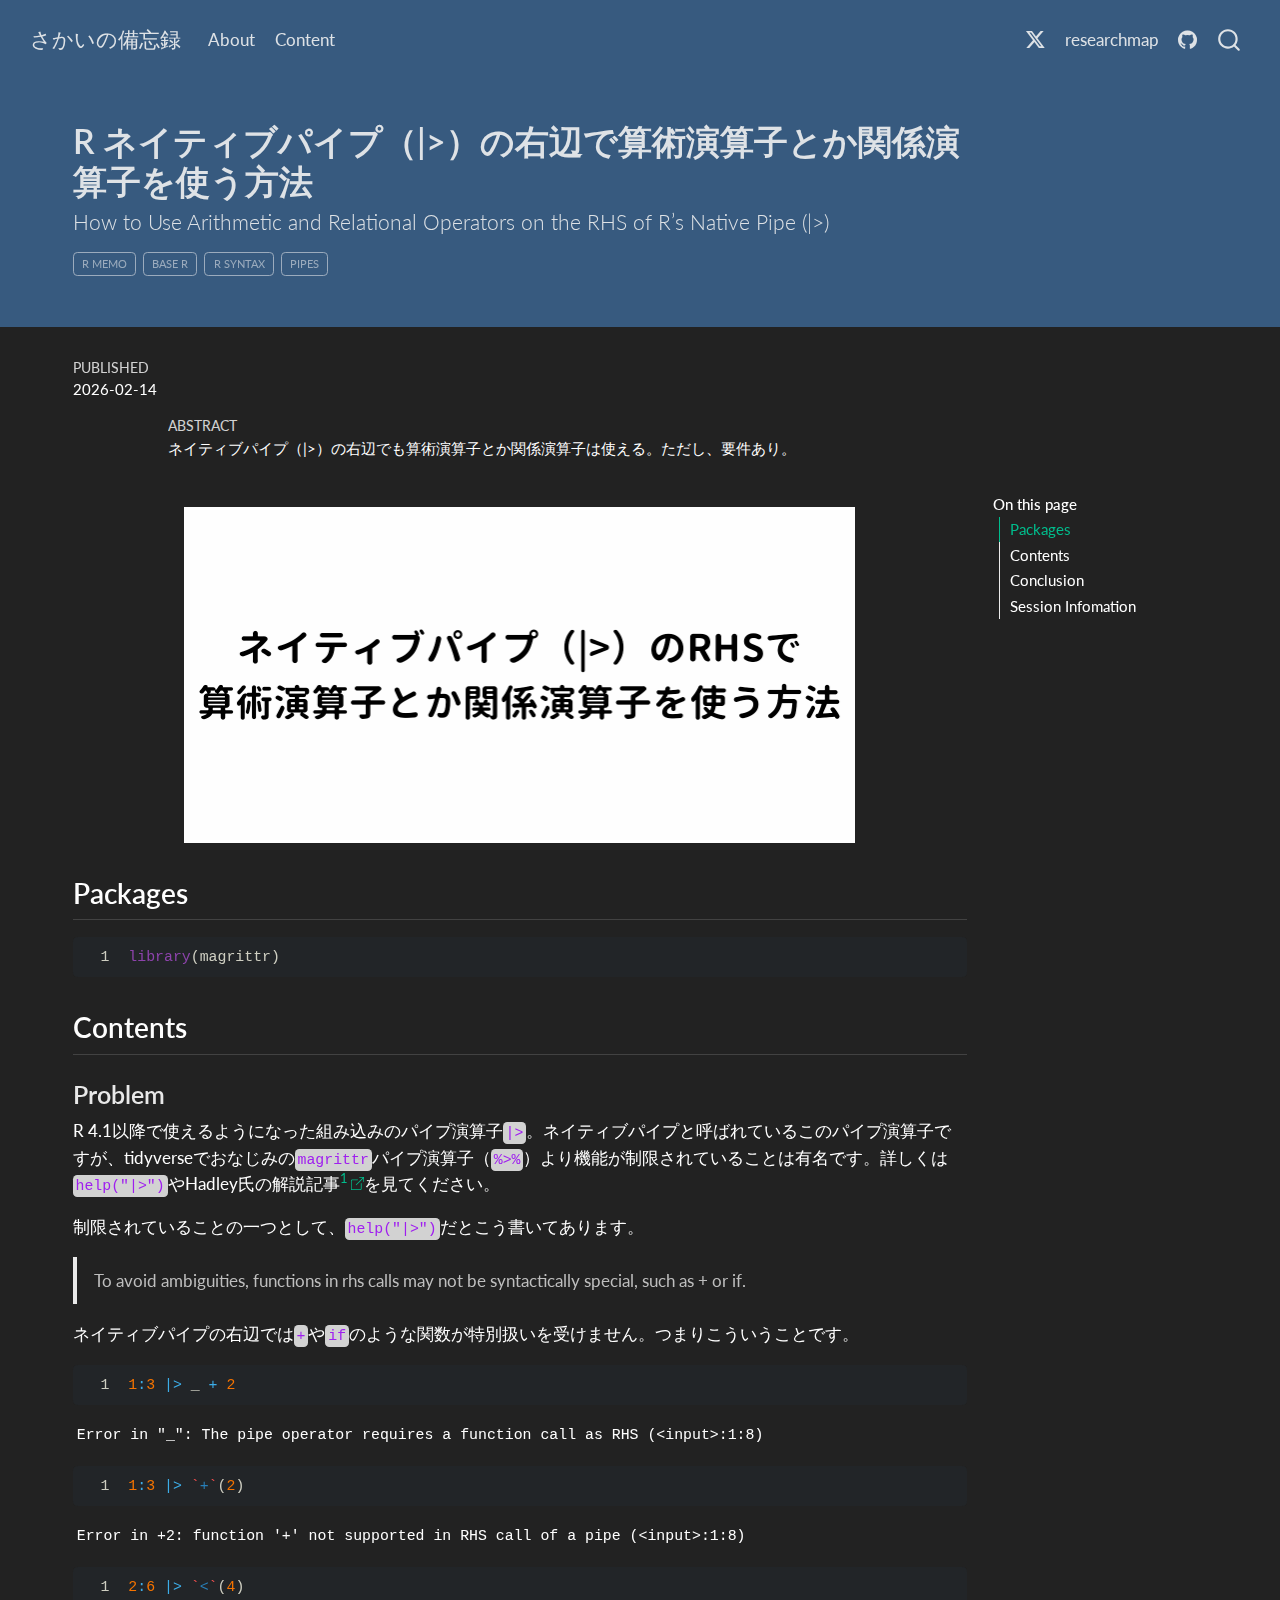
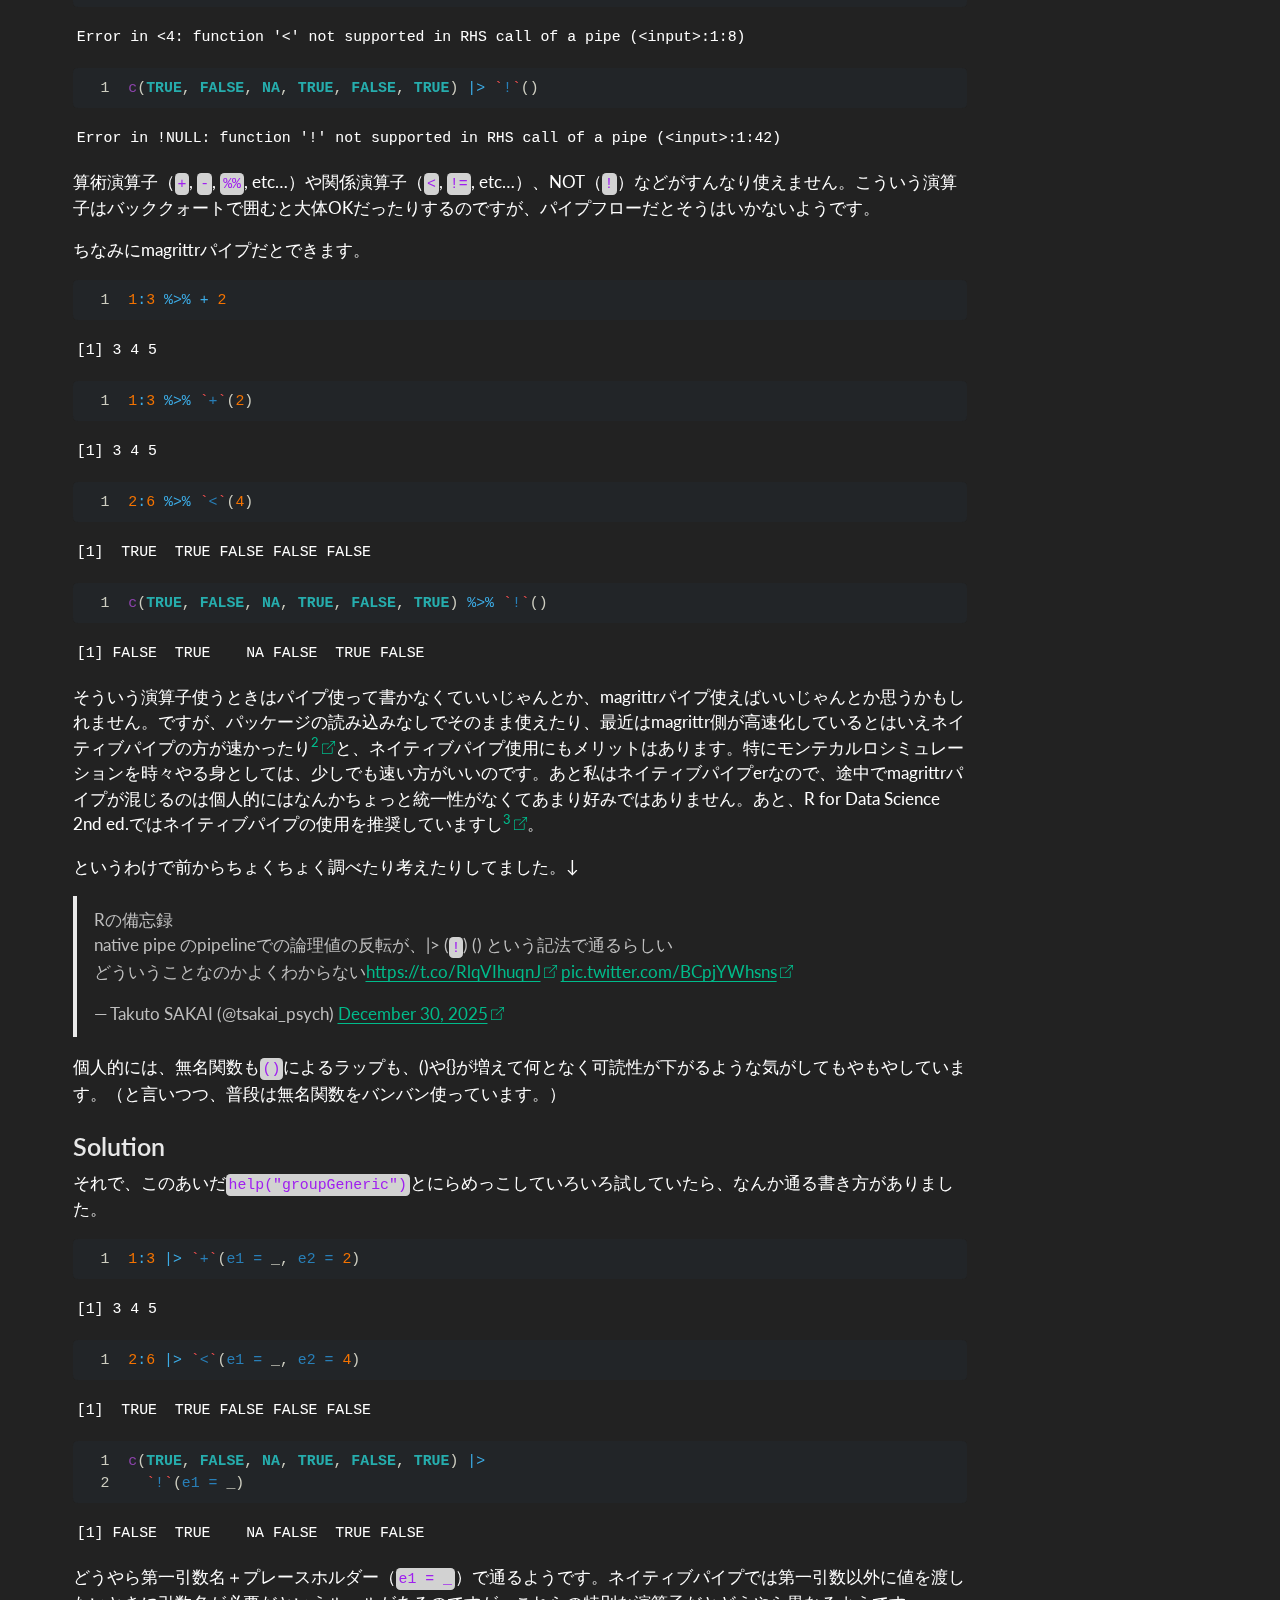
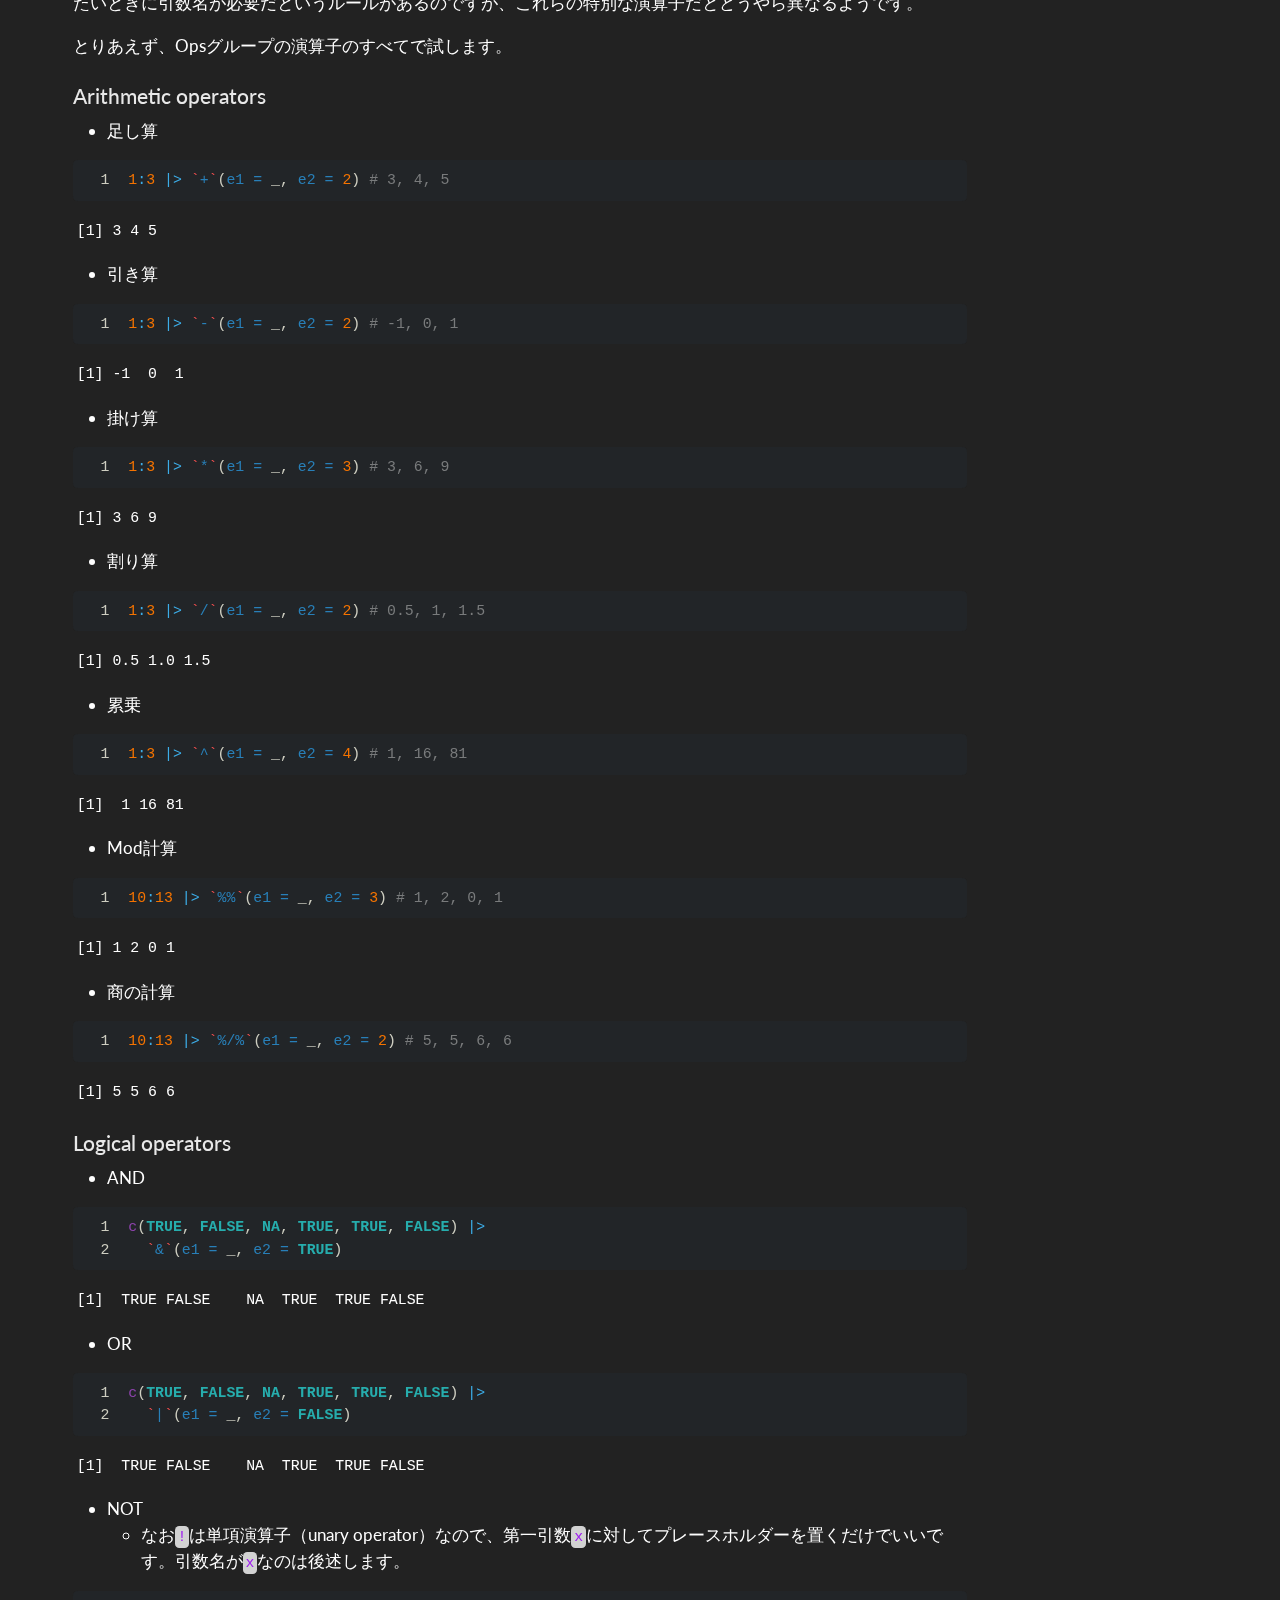
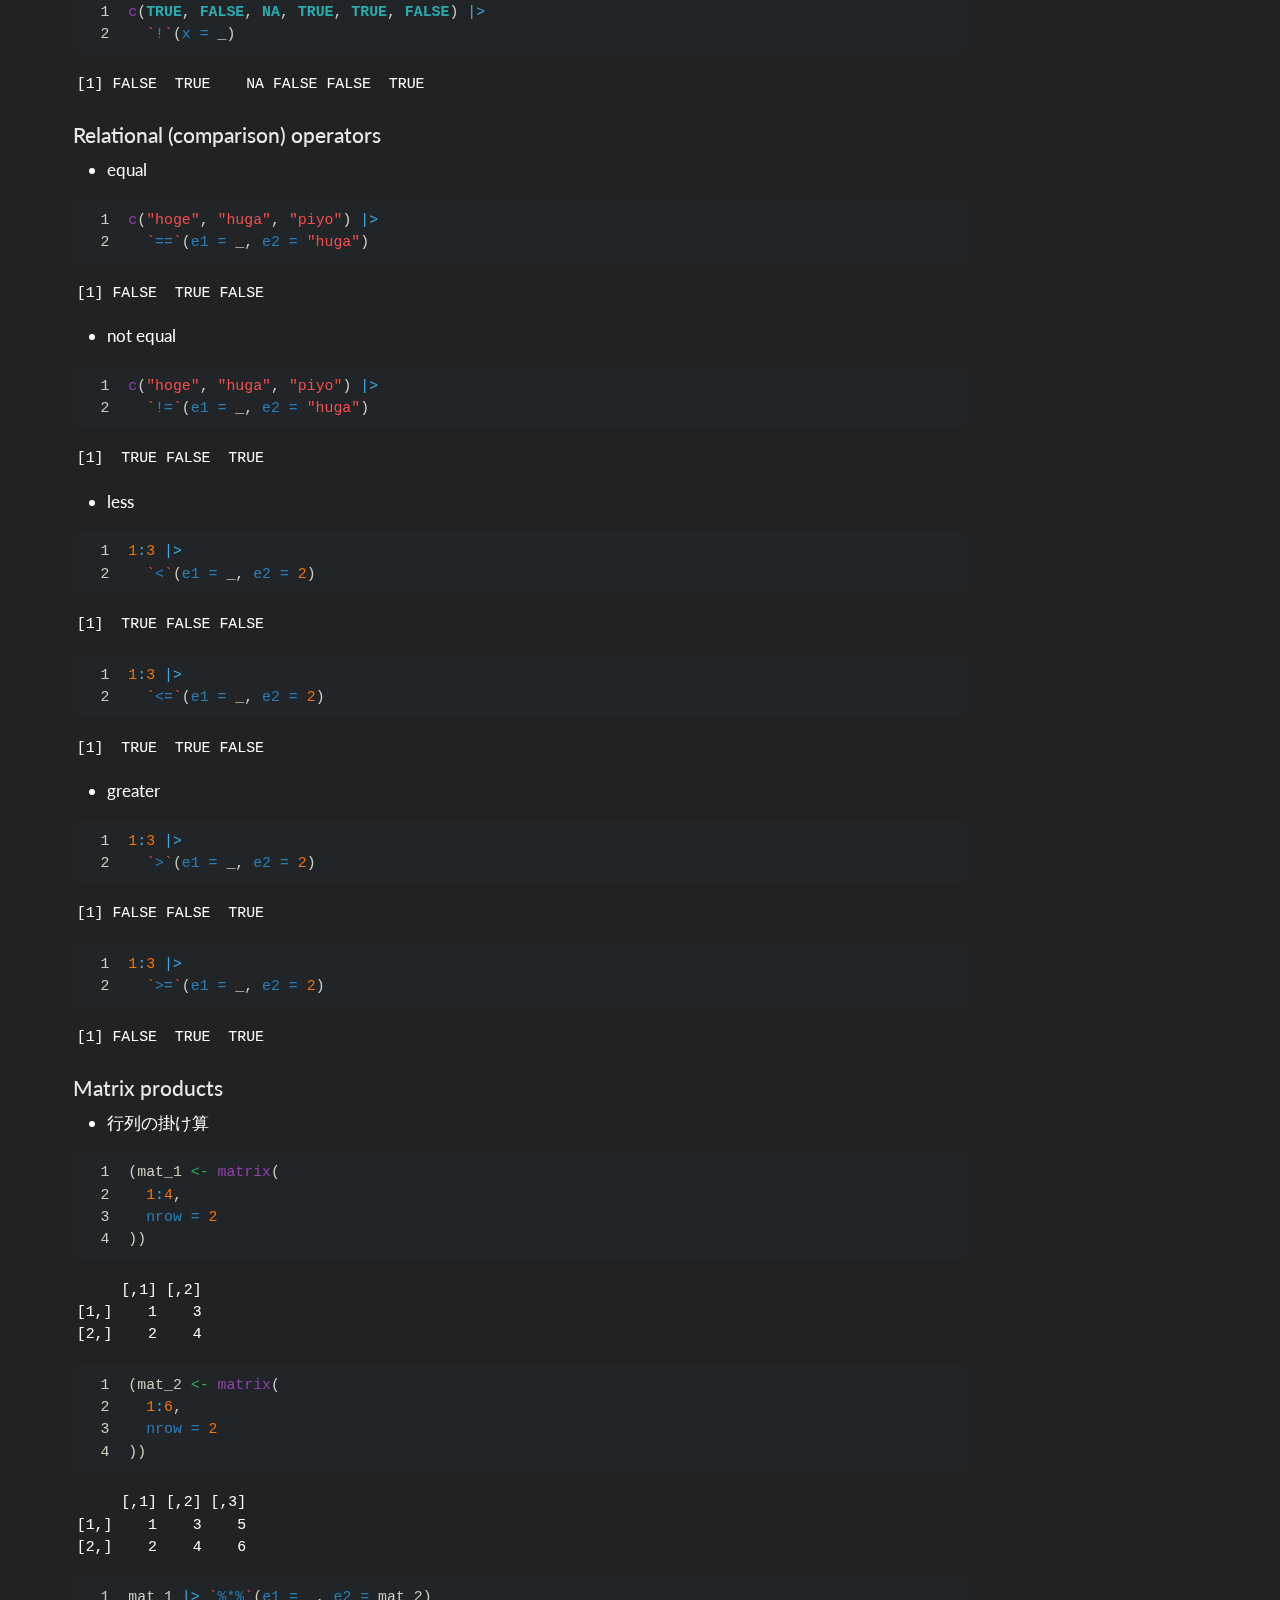
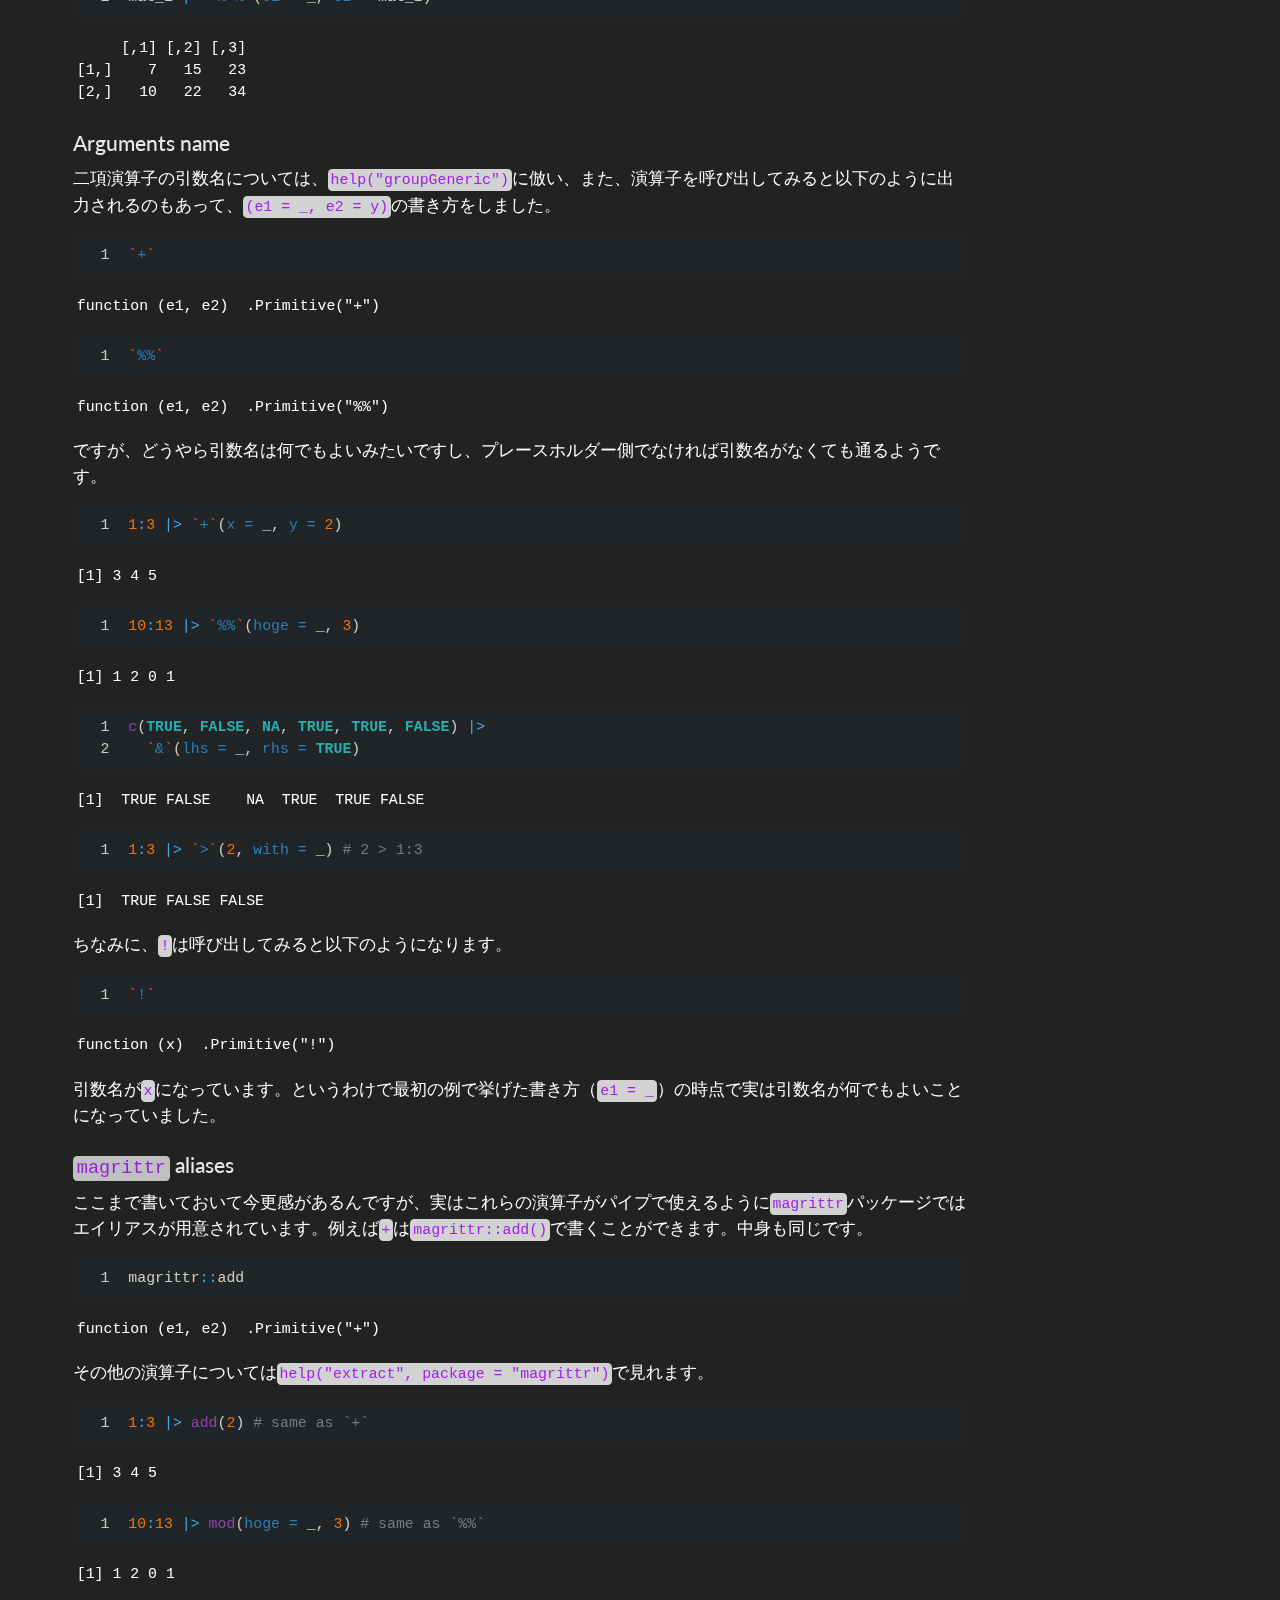
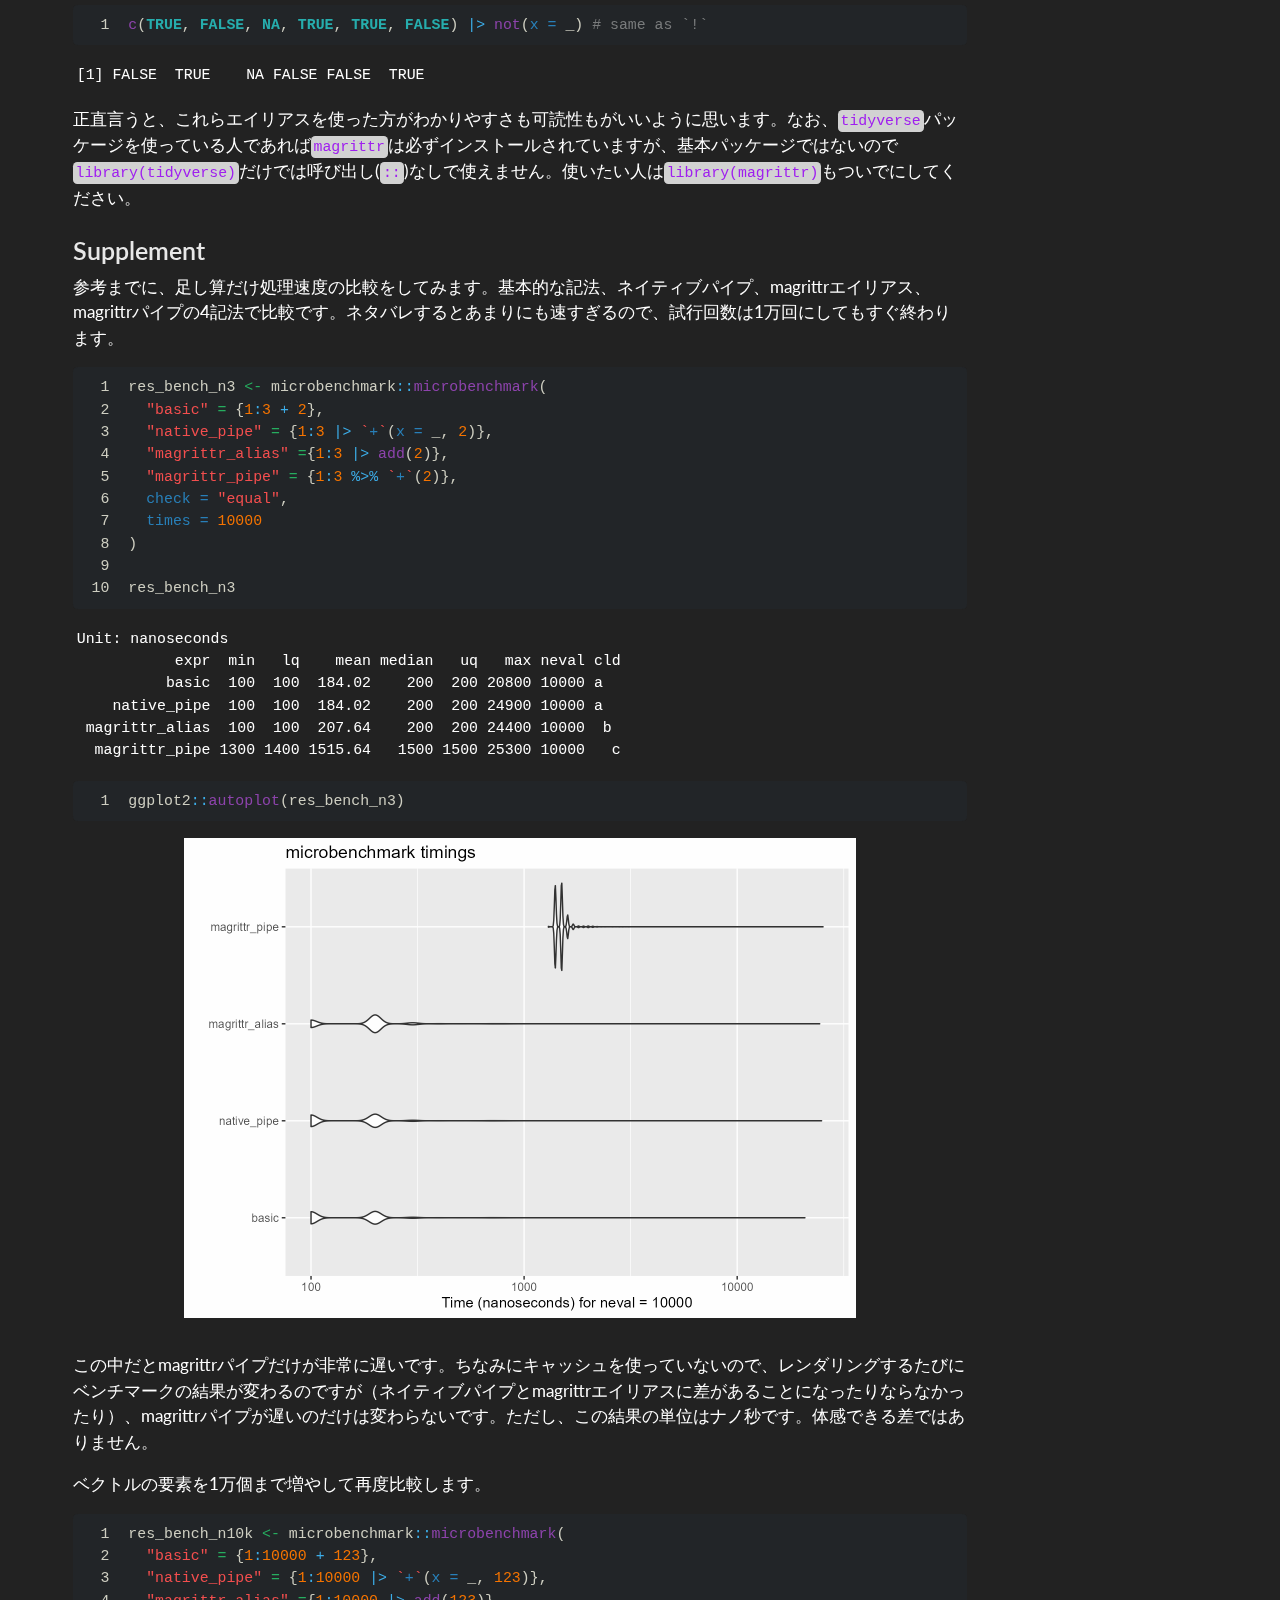
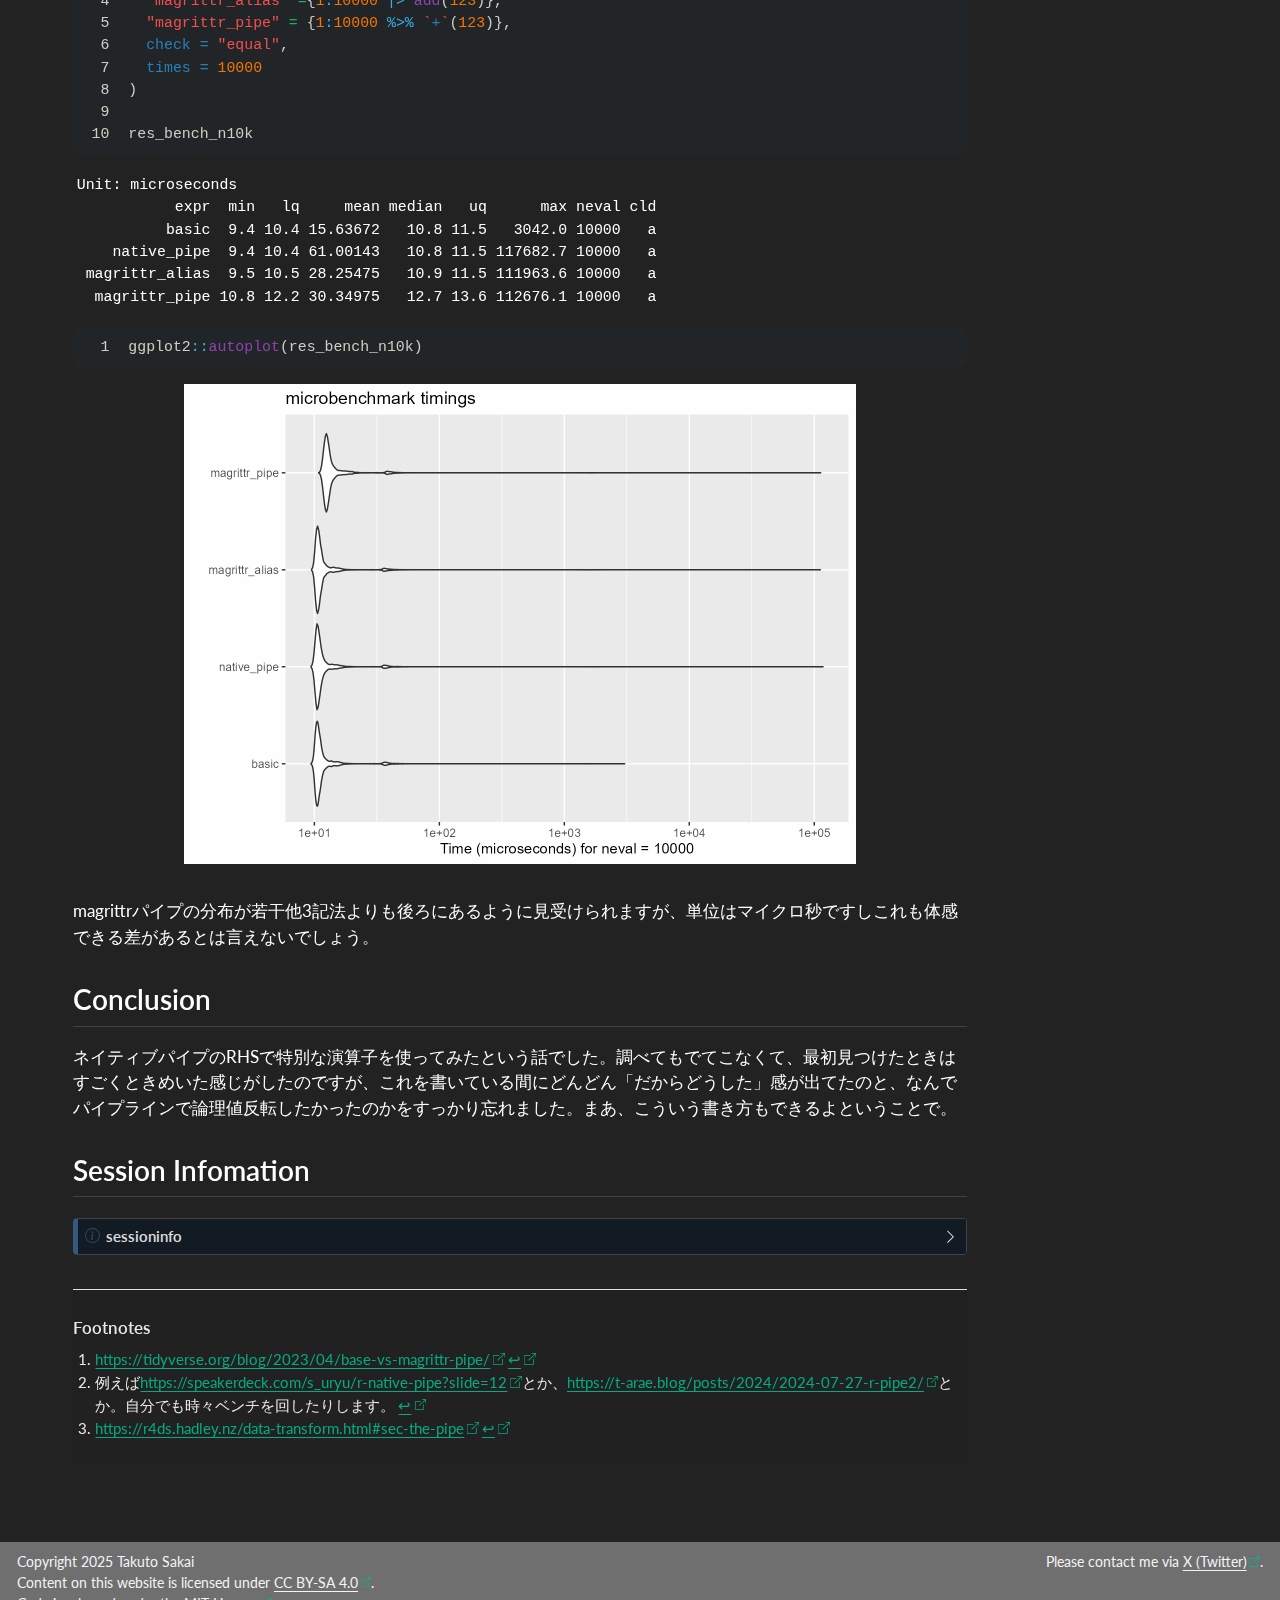
<file: website/posts/20260214_native_pipe_rhs_arithmtic_ops/index.html>
<!DOCTYPE html>
<html xmlns="http://www.w3.org/1999/xhtml" lang="en" xml:lang="en"><head>

<meta charset="utf-8">
<meta name="generator" content="quarto-1.8.27">

<meta name="viewport" content="width=device-width, initial-scale=1.0, user-scalable=yes">

<meta name="dcterms.date" content="2026-02-14">

<title>R ネイティブパイプ（|&gt;）の右辺で算術演算子とか関係演算子を使う方法 – さかいの備忘録</title>
<style>
code{white-space: pre-wrap;}
span.smallcaps{font-variant: small-caps;}
div.columns{display: flex; gap: min(4vw, 1.5em);}
div.column{flex: auto; overflow-x: auto;}
div.hanging-indent{margin-left: 1.5em; text-indent: -1.5em;}
ul.task-list{list-style: none;}
ul.task-list li input[type="checkbox"] {
  width: 0.8em;
  margin: 0 0.8em 0.2em -1em; /* quarto-specific, see https://github.com/quarto-dev/quarto-cli/issues/4556 */ 
  vertical-align: middle;
}
/* CSS for syntax highlighting */
html { -webkit-text-size-adjust: 100%; }
pre > code.sourceCode { white-space: pre; position: relative; }
pre > code.sourceCode > span { display: inline-block; line-height: 1.25; }
pre > code.sourceCode > span:empty { height: 1.2em; }
.sourceCode { overflow: visible; }
code.sourceCode > span { color: inherit; text-decoration: inherit; }
div.sourceCode { margin: 1em 0; }
pre.sourceCode { margin: 0; }
@media screen {
div.sourceCode { overflow: auto; }
}
@media print {
pre > code.sourceCode { white-space: pre-wrap; }
pre > code.sourceCode > span { text-indent: -5em; padding-left: 5em; }
}
pre.numberSource code
  { counter-reset: source-line 0; }
pre.numberSource code > span
  { position: relative; left: -4em; counter-increment: source-line; }
pre.numberSource code > span > a:first-child::before
  { content: counter(source-line);
    position: relative; left: -1em; text-align: right; vertical-align: baseline;
    border: none; display: inline-block;
    -webkit-touch-callout: none; -webkit-user-select: none;
    -khtml-user-select: none; -moz-user-select: none;
    -ms-user-select: none; user-select: none;
    padding: 0 4px; width: 4em;
  }
pre.numberSource { margin-left: 3em;  padding-left: 4px; }
div.sourceCode
  {   }
@media screen {
pre > code.sourceCode > span > a:first-child::before { text-decoration: underline; }
}
</style>


<script src="../../site_libs/quarto-nav/quarto-nav.js"></script>
<script src="../../site_libs/quarto-nav/headroom.min.js"></script>
<script src="../../site_libs/clipboard/clipboard.min.js"></script>
<script src="../../site_libs/quarto-search/autocomplete.umd.js"></script>
<script src="../../site_libs/quarto-search/fuse.min.js"></script>
<script src="../../site_libs/quarto-search/quarto-search.js"></script>
<meta name="quarto:offset" content="../../">
<script src="../../site_libs/quarto-html/quarto.js" type="module"></script>
<script src="../../site_libs/quarto-html/tabsets/tabsets.js" type="module"></script>
<script src="../../site_libs/quarto-html/axe/axe-check.js" type="module"></script>
<script src="../../site_libs/quarto-html/popper.min.js"></script>
<script src="../../site_libs/quarto-html/tippy.umd.min.js"></script>
<script src="../../site_libs/quarto-html/anchor.min.js"></script>
<link href="../../site_libs/quarto-html/tippy.css" rel="stylesheet">
<link href="../../site_libs/quarto-html/quarto-syntax-highlighting-dark-0c23244d19d086670d6797cd5ae1fcb3.css" rel="stylesheet" id="quarto-text-highlighting-styles">
<script src="../../site_libs/bootstrap/bootstrap.min.js"></script>
<link href="../../site_libs/bootstrap/bootstrap-icons.css" rel="stylesheet">
<link href="../../site_libs/bootstrap/bootstrap-04790538fe244593e78e58a7cb4983f3.min.css" rel="stylesheet" append-hash="true" id="quarto-bootstrap" data-mode="dark">
<script id="quarto-search-options" type="application/json">{
  "location": "navbar",
  "copy-button": false,
  "collapse-after": 3,
  "panel-placement": "end",
  "type": "overlay",
  "limit": 50,
  "keyboard-shortcut": [
    "f",
    "/",
    "s"
  ],
  "show-item-context": false,
  "language": {
    "search-no-results-text": "No results",
    "search-matching-documents-text": "matching documents",
    "search-copy-link-title": "Copy link to search",
    "search-hide-matches-text": "Hide additional matches",
    "search-more-match-text": "more match in this document",
    "search-more-matches-text": "more matches in this document",
    "search-clear-button-title": "Clear",
    "search-text-placeholder": "",
    "search-detached-cancel-button-title": "Cancel",
    "search-submit-button-title": "Submit",
    "search-label": "Search"
  }
}</script>


<link rel="stylesheet" href="../../styles.css">
<meta property="og:title" content="R ネイティブパイプ（|>）の右辺で算術演算子とか関係演算子を使う方法 – さかいの備忘録">
<meta property="og:description" content="ネイティブパイプ（|>）の右辺でも算術演算子とか関係演算子は使える。ただし、要件あり。">
<meta property="og:image" content="https://tsakai-website.pages.dev/posts/20260214_native_pipe_rhs_arithmtic_ops/index_files/figure-html/thmubnail-1.png">
<meta property="og:site_name" content="さかいの備忘録">
<meta property="og:image:height" content="672">
<meta property="og:image:width" content="1344">
<meta name="twitter:title" content="R ネイティブパイプ（|>）の右辺で算術演算子とか関係演算子を使う方法 – さかいの備忘録">
<meta name="twitter:description" content="ネイティブパイプ（|>）の右辺でも算術演算子とか関係演算子は使える。ただし、要件あり。">
<meta name="twitter:image" content="https://tsakai-website.pages.dev/posts/20260214_native_pipe_rhs_arithmtic_ops/index_files/figure-html/thmubnail-1.png">
<meta name="twitter:image-height" content="672">
<meta name="twitter:image-width" content="1344">
<meta name="twitter:card" content="summary_large_image">
</head>

<body class="nav-fixed quarto-light">

<div id="quarto-search-results"></div>
  <header id="quarto-header" class="headroom fixed-top quarto-banner">
    <nav class="navbar navbar-expand-lg " data-bs-theme="dark">
      <div class="navbar-container container-fluid">
      <div class="navbar-brand-container mx-auto">
    <a class="navbar-brand" href="../../index.html">
    <span class="navbar-title">さかいの備忘録</span>
    </a>
  </div>
            <div id="quarto-search" class="" title="Search"></div>
          <button class="navbar-toggler" type="button" data-bs-toggle="collapse" data-bs-target="#navbarCollapse" aria-controls="navbarCollapse" role="menu" aria-expanded="false" aria-label="Toggle navigation" onclick="if (window.quartoToggleHeadroom) { window.quartoToggleHeadroom(); }">
  <span class="navbar-toggler-icon"></span>
</button>
          <div class="collapse navbar-collapse" id="navbarCollapse">
            <ul class="navbar-nav navbar-nav-scroll me-auto">
  <li class="nav-item">
    <a class="nav-link" href="../../about.html"> 
<span class="menu-text">About</span></a>
  </li>  
  <li class="nav-item">
    <a class="nav-link" href="../../content.html"> 
<span class="menu-text">Content</span></a>
  </li>  
</ul>
            <ul class="navbar-nav navbar-nav-scroll ms-auto">
  <li class="nav-item compact">
    <a class="nav-link" href="https://x.com/tsakai_psych" target="_blank"> <i class="bi bi-twitter-x" role="img">
</i> 
<span class="menu-text"></span></a>
  </li>  
  <li class="nav-item">
    <a class="nav-link" href="https://researchmap.jp/takutosakai" target="_blank"> 
<span class="menu-text">researchmap</span></a>
  </li>  
  <li class="nav-item compact">
    <a class="nav-link" href="https://github.com/tsakai-psych" target="_blank"> <i class="bi bi-github" role="img">
</i> 
<span class="menu-text"></span></a>
  </li>  
</ul>
          </div> <!-- /navcollapse -->
            <div class="quarto-navbar-tools">
</div>
      </div> <!-- /container-fluid -->
    </nav>
</header>
<!-- content -->
<header id="title-block-header" class="quarto-title-block default page-columns page-full">
  <div class="quarto-title-banner page-columns page-full">
    <div class="quarto-title column-page-left">
      <h1 class="title">R ネイティブパイプ（|&gt;）の右辺で算術演算子とか関係演算子を使う方法</h1>
            <p class="subtitle lead">How to Use Arithmetic and Relational Operators on the RHS of R’s Native Pipe (|&gt;)</p>
                                <div class="quarto-categories">
                <div class="quarto-category">R memo</div>
                <div class="quarto-category">Base R</div>
                <div class="quarto-category">R syntax</div>
                <div class="quarto-category">pipes</div>
              </div>
                  </div>
  </div>
    
  
  <div class="quarto-title-meta column-page-left">

      
      <div>
      <div class="quarto-title-meta-heading">Published</div>
      <div class="quarto-title-meta-contents">
        <p class="date">2026-02-14</p>
      </div>
    </div>
    
      
    </div>
    
  <div>
    <div class="abstract">
      <div class="block-title">Abstract</div>
      <p>ネイティブパイプ（|&gt;）の右辺でも算術演算子とか関係演算子は使える。ただし、要件あり。</p>
    </div>
  </div>
  
  </header><div id="quarto-content" class="quarto-container page-columns page-rows-contents page-layout-full page-navbar">
<!-- sidebar -->
<!-- margin-sidebar -->
    <div id="quarto-margin-sidebar" class="sidebar margin-sidebar">
        <nav id="TOC" role="doc-toc" class="toc-active">
    <h2 id="toc-title">On this page</h2>
   
  <ul>
  <li><a href="#packages" id="toc-packages" class="nav-link active" data-scroll-target="#packages">Packages</a></li>
  <li><a href="#contents" id="toc-contents" class="nav-link" data-scroll-target="#contents">Contents</a>
  <ul>
  <li><a href="#problem" id="toc-problem" class="nav-link" data-scroll-target="#problem">Problem</a></li>
  <li><a href="#solution" id="toc-solution" class="nav-link" data-scroll-target="#solution">Solution</a>
  <ul class="collapse">
  <li><a href="#arithmetic-operators" id="toc-arithmetic-operators" class="nav-link" data-scroll-target="#arithmetic-operators">Arithmetic operators</a></li>
  <li><a href="#logical-operators" id="toc-logical-operators" class="nav-link" data-scroll-target="#logical-operators">Logical operators</a></li>
  <li><a href="#relational-comparison-operators" id="toc-relational-comparison-operators" class="nav-link" data-scroll-target="#relational-comparison-operators">Relational (comparison) operators</a></li>
  <li><a href="#matrix-products" id="toc-matrix-products" class="nav-link" data-scroll-target="#matrix-products">Matrix products</a></li>
  <li><a href="#arguments-name" id="toc-arguments-name" class="nav-link" data-scroll-target="#arguments-name">Arguments name</a></li>
  <li><a href="#magrittr-aliases" id="toc-magrittr-aliases" class="nav-link" data-scroll-target="#magrittr-aliases"><code>magrittr</code> aliases</a></li>
  </ul></li>
  <li><a href="#supplement" id="toc-supplement" class="nav-link" data-scroll-target="#supplement">Supplement</a></li>
  </ul></li>
  <li><a href="#conclusion" id="toc-conclusion" class="nav-link" data-scroll-target="#conclusion">Conclusion</a></li>
  <li><a href="#session-infomation" id="toc-session-infomation" class="nav-link" data-scroll-target="#session-infomation">Session Infomation</a></li>
  </ul>
</nav>
    </div>
<!-- main -->
<main class="content quarto-banner-title-block column-page-left" id="quarto-document-content">





<div class="cell" data-layout-align="center">
<div class="cell-output-display">
<div class="quarto-figure quarto-figure-center">
<figure class="figure">
<p><img src="index_files/figure-html/thmubnail-1.png" class="img-fluid quarto-figure quarto-figure-center figure-img" style="width:75.0%"></p>
</figure>
</div>
</div>
</div>
<section id="packages" class="level2">
<h2 class="anchored" data-anchor-id="packages">Packages</h2>
<div class="cell" data-layout-align="center">
<div class="code-copy-outer-scaffold"><div class="sourceCode cell-code" id="cb1"><pre class="sourceCode numberSource r number-lines code-with-copy"><code class="sourceCode r"><span id="cb1-1"><a href="#cb1-1"></a><span class="fu">library</span>(magrittr)</span></code></pre></div><button title="Copy to Clipboard" class="code-copy-button"><i class="bi"></i></button></div>
</div>
</section>
<section id="contents" class="level2">
<h2 class="anchored" data-anchor-id="contents">Contents</h2>
<section id="problem" class="level3">
<h3 class="anchored" data-anchor-id="problem">Problem</h3>
<p>R 4.1以降で使えるようになった組み込みのパイプ演算子<code>|&gt;</code>。ネイティブパイプと呼ばれているこのパイプ演算子ですが、tidyverseでおなじみの<code>magrittr</code>パイプ演算子（<code>%&gt;%</code>）より機能が制限されていることは有名です。詳しくは<code>help("|&gt;")</code>やHadley氏の解説記事<a href="#fn1" class="footnote-ref" id="fnref1" role="doc-noteref"><sup>1</sup></a>を見てください。</p>
<p>制限されていることの一つとして、<code>help("|&gt;")</code>だとこう書いてあります。</p>
<blockquote class="blockquote">
<p>To avoid ambiguities, functions in rhs calls may not be syntactically special, such as + or if.</p>
</blockquote>
<p>ネイティブパイプの右辺では<code>+</code>や<code>if</code>のような関数が特別扱いを受けません。つまりこういうことです。</p>
<div class="cell" data-layout-align="center">
<div class="code-copy-outer-scaffold"><div class="sourceCode cell-code" id="cb2"><pre class="sourceCode numberSource r number-lines code-with-copy"><code class="sourceCode r"><span id="cb2-1"><a href="#cb2-1"></a><span class="dv">1</span><span class="sc">:</span><span class="dv">3</span> <span class="sc">|&gt;</span> _ <span class="sc">+</span> <span class="dv">2</span></span></code></pre></div><button title="Copy to Clipboard" class="code-copy-button"><i class="bi"></i></button></div>
<div class="cell-output cell-output-error">
<pre><code>Error in "_": The pipe operator requires a function call as RHS (&lt;input&gt;:1:8)</code></pre>
</div>
</div>
<div class="cell" data-layout-align="center">
<div class="code-copy-outer-scaffold"><div class="sourceCode cell-code" id="cb4"><pre class="sourceCode numberSource r number-lines code-with-copy"><code class="sourceCode r"><span id="cb4-1"><a href="#cb4-1"></a><span class="dv">1</span><span class="sc">:</span><span class="dv">3</span> <span class="sc">|&gt;</span> <span class="st">`</span><span class="at">+</span><span class="st">`</span>(<span class="dv">2</span>)</span></code></pre></div><button title="Copy to Clipboard" class="code-copy-button"><i class="bi"></i></button></div>
<div class="cell-output cell-output-error">
<pre><code>Error in +2: function '+' not supported in RHS call of a pipe (&lt;input&gt;:1:8)</code></pre>
</div>
</div>
<div class="cell" data-layout-align="center">
<div class="code-copy-outer-scaffold"><div class="sourceCode cell-code" id="cb6"><pre class="sourceCode numberSource r number-lines code-with-copy"><code class="sourceCode r"><span id="cb6-1"><a href="#cb6-1"></a><span class="dv">2</span><span class="sc">:</span><span class="dv">6</span> <span class="sc">|&gt;</span> <span class="st">`</span><span class="at">&lt;</span><span class="st">`</span>(<span class="dv">4</span>)</span></code></pre></div><button title="Copy to Clipboard" class="code-copy-button"><i class="bi"></i></button></div>
<div class="cell-output cell-output-error">
<pre><code>Error in &lt;4: function '&lt;' not supported in RHS call of a pipe (&lt;input&gt;:1:8)</code></pre>
</div>
</div>
<div class="cell" data-layout-align="center">
<div class="code-copy-outer-scaffold"><div class="sourceCode cell-code" id="cb8"><pre class="sourceCode numberSource r number-lines code-with-copy"><code class="sourceCode r"><span id="cb8-1"><a href="#cb8-1"></a><span class="fu">c</span>(<span class="cn">TRUE</span>, <span class="cn">FALSE</span>, <span class="cn">NA</span>, <span class="cn">TRUE</span>, <span class="cn">FALSE</span>, <span class="cn">TRUE</span>) <span class="sc">|&gt;</span> <span class="st">`</span><span class="at">!</span><span class="st">`</span>()</span></code></pre></div><button title="Copy to Clipboard" class="code-copy-button"><i class="bi"></i></button></div>
<div class="cell-output cell-output-error">
<pre><code>Error in !NULL: function '!' not supported in RHS call of a pipe (&lt;input&gt;:1:42)</code></pre>
</div>
</div>
<p>算術演算子（<code>+</code>, <code>-</code>, <code>%%</code>, etc…）や関係演算子（<code>&lt;</code>, <code>!=</code>, etc…）、NOT（<code>!</code>）などがすんなり使えません。こういう演算子はバッククォートで囲むと大体OKだったりするのですが、パイプフローだとそうはいかないようです。</p>
<p>ちなみにmagrittrパイプだとできます。</p>
<div class="cell" data-layout-align="center">
<div class="code-copy-outer-scaffold"><div class="sourceCode cell-code" id="cb10"><pre class="sourceCode numberSource r number-lines code-with-copy"><code class="sourceCode r"><span id="cb10-1"><a href="#cb10-1"></a><span class="dv">1</span><span class="sc">:</span><span class="dv">3</span> <span class="sc">%&gt;%</span> <span class="sc">+</span> <span class="dv">2</span></span></code></pre></div><button title="Copy to Clipboard" class="code-copy-button"><i class="bi"></i></button></div>
<div class="cell-output cell-output-stdout">
<pre><code>[1] 3 4 5</code></pre>
</div>
<div class="code-copy-outer-scaffold"><div class="sourceCode cell-code" id="cb12"><pre class="sourceCode numberSource r number-lines code-with-copy"><code class="sourceCode r"><span id="cb12-1"><a href="#cb12-1"></a><span class="dv">1</span><span class="sc">:</span><span class="dv">3</span> <span class="sc">%&gt;%</span> <span class="st">`</span><span class="at">+</span><span class="st">`</span>(<span class="dv">2</span>)</span></code></pre></div><button title="Copy to Clipboard" class="code-copy-button"><i class="bi"></i></button></div>
<div class="cell-output cell-output-stdout">
<pre><code>[1] 3 4 5</code></pre>
</div>
<div class="code-copy-outer-scaffold"><div class="sourceCode cell-code" id="cb14"><pre class="sourceCode numberSource r number-lines code-with-copy"><code class="sourceCode r"><span id="cb14-1"><a href="#cb14-1"></a><span class="dv">2</span><span class="sc">:</span><span class="dv">6</span> <span class="sc">%&gt;%</span> <span class="st">`</span><span class="at">&lt;</span><span class="st">`</span>(<span class="dv">4</span>)</span></code></pre></div><button title="Copy to Clipboard" class="code-copy-button"><i class="bi"></i></button></div>
<div class="cell-output cell-output-stdout">
<pre><code>[1]  TRUE  TRUE FALSE FALSE FALSE</code></pre>
</div>
<div class="code-copy-outer-scaffold"><div class="sourceCode cell-code" id="cb16"><pre class="sourceCode numberSource r number-lines code-with-copy"><code class="sourceCode r"><span id="cb16-1"><a href="#cb16-1"></a><span class="fu">c</span>(<span class="cn">TRUE</span>, <span class="cn">FALSE</span>, <span class="cn">NA</span>, <span class="cn">TRUE</span>, <span class="cn">FALSE</span>, <span class="cn">TRUE</span>) <span class="sc">%&gt;%</span> <span class="st">`</span><span class="at">!</span><span class="st">`</span>()</span></code></pre></div><button title="Copy to Clipboard" class="code-copy-button"><i class="bi"></i></button></div>
<div class="cell-output cell-output-stdout">
<pre><code>[1] FALSE  TRUE    NA FALSE  TRUE FALSE</code></pre>
</div>
</div>
<p>そういう演算子使うときはパイプ使って書かなくていいじゃんとか、magrittrパイプ使えばいいじゃんとか思うかもしれません。ですが、パッケージの読み込みなしでそのまま使えたり、最近はmagrittr側が高速化しているとはいえネイティブパイプの方が速かったり<a href="#fn2" class="footnote-ref" id="fnref2" role="doc-noteref"><sup>2</sup></a>と、ネイティブパイプ使用にもメリットはあります。特にモンテカルロシミュレーションを時々やる身としては、少しでも速い方がいいのです。あと私はネイティブパイプerなので、途中でmagrittrパイプが混じるのは個人的にはなんかちょっと統一性がなくてあまり好みではありません。あと、R for Data Science 2nd ed.ではネイティブパイプの使用を推奨していますし<a href="#fn3" class="footnote-ref" id="fnref3" role="doc-noteref"><sup>3</sup></a>。</p>
<p>というわけで前からちょくちょく調べたり考えたりしてました。↓</p>
<blockquote class="twitter-tweet blockquote" data-theme="dark">
<p lang="ja" dir="ltr">
Rの備忘録<br>native pipe のpipelineでの論理値の反転が、|&gt; (<code>!</code>) () という記法で通るらしい<br>どういうことなのかよくわからない<a href="https://t.co/RlqVIhuqnJ">https://t.co/RlqVIhuqnJ</a> <a href="https://t.co/BCpjYWhsns">pic.twitter.com/BCpjYWhsns</a>
</p>
— Takuto SAKAI (<span class="citation" data-cites="tsakai_psych">@tsakai_psych</span>) <a href="https://twitter.com/tsakai_psych/status/2005922436051595486?ref_src=twsrc%5Etfw">December 30, 2025</a>
</blockquote>
<script async="" src="https://platform.twitter.com/widgets.js" charset="utf-8"></script>
<p>個人的には、無名関数も<code>()</code>によるラップも、()や{}が増えて何となく可読性が下がるような気がしてもやもやしています。（と言いつつ、普段は無名関数をバンバン使っています。）</p>
</section>
<section id="solution" class="level3">
<h3 class="anchored" data-anchor-id="solution">Solution</h3>
<p>それで、このあいだ<code>help("groupGeneric")</code>とにらめっこしていろいろ試していたら、なんか通る書き方がありました。</p>
<div class="cell" data-layout-align="center">
<div class="code-copy-outer-scaffold"><div class="sourceCode cell-code" id="cb18"><pre class="sourceCode numberSource r number-lines code-with-copy"><code class="sourceCode r"><span id="cb18-1"><a href="#cb18-1"></a><span class="dv">1</span><span class="sc">:</span><span class="dv">3</span> <span class="sc">|&gt;</span> <span class="st">`</span><span class="at">+</span><span class="st">`</span>(<span class="at">e1 =</span> _, <span class="at">e2 =</span> <span class="dv">2</span>)</span></code></pre></div><button title="Copy to Clipboard" class="code-copy-button"><i class="bi"></i></button></div>
<div class="cell-output cell-output-stdout">
<pre><code>[1] 3 4 5</code></pre>
</div>
<div class="code-copy-outer-scaffold"><div class="sourceCode cell-code" id="cb20"><pre class="sourceCode numberSource r number-lines code-with-copy"><code class="sourceCode r"><span id="cb20-1"><a href="#cb20-1"></a><span class="dv">2</span><span class="sc">:</span><span class="dv">6</span> <span class="sc">|&gt;</span> <span class="st">`</span><span class="at">&lt;</span><span class="st">`</span>(<span class="at">e1 =</span> _, <span class="at">e2 =</span> <span class="dv">4</span>)</span></code></pre></div><button title="Copy to Clipboard" class="code-copy-button"><i class="bi"></i></button></div>
<div class="cell-output cell-output-stdout">
<pre><code>[1]  TRUE  TRUE FALSE FALSE FALSE</code></pre>
</div>
<div class="code-copy-outer-scaffold"><div class="sourceCode cell-code" id="cb22"><pre class="sourceCode numberSource r number-lines code-with-copy"><code class="sourceCode r"><span id="cb22-1"><a href="#cb22-1"></a><span class="fu">c</span>(<span class="cn">TRUE</span>, <span class="cn">FALSE</span>, <span class="cn">NA</span>, <span class="cn">TRUE</span>, <span class="cn">FALSE</span>, <span class="cn">TRUE</span>) <span class="sc">|&gt;</span></span>
<span id="cb22-2"><a href="#cb22-2"></a>  <span class="st">`</span><span class="at">!</span><span class="st">`</span>(<span class="at">e1 =</span> _)</span></code></pre></div><button title="Copy to Clipboard" class="code-copy-button"><i class="bi"></i></button></div>
<div class="cell-output cell-output-stdout">
<pre><code>[1] FALSE  TRUE    NA FALSE  TRUE FALSE</code></pre>
</div>
</div>
<p>どうやら第一引数名＋プレースホルダー（<code>e1 = _</code>）で通るようです。ネイティブパイプでは第一引数以外に値を渡したいときに引数名が必要だというルールがあるのですが、これらの特別な演算子だとどうやら異なるようです。</p>
<p>とりあえず、Opsグループの演算子のすべてで試します。</p>
<section id="arithmetic-operators" class="level4">
<h4 class="anchored" data-anchor-id="arithmetic-operators">Arithmetic operators</h4>
<ul>
<li>足し算</li>
</ul>
<div class="cell" data-layout-align="center">
<div class="code-copy-outer-scaffold"><div class="sourceCode cell-code" id="cb24"><pre class="sourceCode numberSource r number-lines code-with-copy"><code class="sourceCode r"><span id="cb24-1"><a href="#cb24-1"></a><span class="dv">1</span><span class="sc">:</span><span class="dv">3</span> <span class="sc">|&gt;</span> <span class="st">`</span><span class="at">+</span><span class="st">`</span>(<span class="at">e1 =</span> _, <span class="at">e2 =</span> <span class="dv">2</span>) <span class="co"># 3, 4, 5</span></span></code></pre></div><button title="Copy to Clipboard" class="code-copy-button"><i class="bi"></i></button></div>
<div class="cell-output cell-output-stdout">
<pre><code>[1] 3 4 5</code></pre>
</div>
</div>
<ul>
<li>引き算</li>
</ul>
<div class="cell" data-layout-align="center">
<div class="code-copy-outer-scaffold"><div class="sourceCode cell-code" id="cb26"><pre class="sourceCode numberSource r number-lines code-with-copy"><code class="sourceCode r"><span id="cb26-1"><a href="#cb26-1"></a><span class="dv">1</span><span class="sc">:</span><span class="dv">3</span> <span class="sc">|&gt;</span> <span class="st">`</span><span class="at">-</span><span class="st">`</span>(<span class="at">e1 =</span> _, <span class="at">e2 =</span> <span class="dv">2</span>) <span class="co"># -1, 0, 1</span></span></code></pre></div><button title="Copy to Clipboard" class="code-copy-button"><i class="bi"></i></button></div>
<div class="cell-output cell-output-stdout">
<pre><code>[1] -1  0  1</code></pre>
</div>
</div>
<ul>
<li>掛け算</li>
</ul>
<div class="cell" data-layout-align="center">
<div class="code-copy-outer-scaffold"><div class="sourceCode cell-code" id="cb28"><pre class="sourceCode numberSource r number-lines code-with-copy"><code class="sourceCode r"><span id="cb28-1"><a href="#cb28-1"></a><span class="dv">1</span><span class="sc">:</span><span class="dv">3</span> <span class="sc">|&gt;</span> <span class="st">`</span><span class="at">*</span><span class="st">`</span>(<span class="at">e1 =</span> _, <span class="at">e2 =</span> <span class="dv">3</span>) <span class="co"># 3, 6, 9</span></span></code></pre></div><button title="Copy to Clipboard" class="code-copy-button"><i class="bi"></i></button></div>
<div class="cell-output cell-output-stdout">
<pre><code>[1] 3 6 9</code></pre>
</div>
</div>
<ul>
<li>割り算</li>
</ul>
<div class="cell" data-layout-align="center">
<div class="code-copy-outer-scaffold"><div class="sourceCode cell-code" id="cb30"><pre class="sourceCode numberSource r number-lines code-with-copy"><code class="sourceCode r"><span id="cb30-1"><a href="#cb30-1"></a><span class="dv">1</span><span class="sc">:</span><span class="dv">3</span> <span class="sc">|&gt;</span> <span class="st">`</span><span class="at">/</span><span class="st">`</span>(<span class="at">e1 =</span> _, <span class="at">e2 =</span> <span class="dv">2</span>) <span class="co"># 0.5, 1, 1.5</span></span></code></pre></div><button title="Copy to Clipboard" class="code-copy-button"><i class="bi"></i></button></div>
<div class="cell-output cell-output-stdout">
<pre><code>[1] 0.5 1.0 1.5</code></pre>
</div>
</div>
<ul>
<li>累乗</li>
</ul>
<div class="cell" data-layout-align="center">
<div class="code-copy-outer-scaffold"><div class="sourceCode cell-code" id="cb32"><pre class="sourceCode numberSource r number-lines code-with-copy"><code class="sourceCode r"><span id="cb32-1"><a href="#cb32-1"></a><span class="dv">1</span><span class="sc">:</span><span class="dv">3</span> <span class="sc">|&gt;</span> <span class="st">`</span><span class="at">^</span><span class="st">`</span>(<span class="at">e1 =</span> _, <span class="at">e2 =</span> <span class="dv">4</span>) <span class="co"># 1, 16, 81</span></span></code></pre></div><button title="Copy to Clipboard" class="code-copy-button"><i class="bi"></i></button></div>
<div class="cell-output cell-output-stdout">
<pre><code>[1]  1 16 81</code></pre>
</div>
</div>
<ul>
<li>Mod計算</li>
</ul>
<div class="cell" data-layout-align="center">
<div class="code-copy-outer-scaffold"><div class="sourceCode cell-code" id="cb34"><pre class="sourceCode numberSource r number-lines code-with-copy"><code class="sourceCode r"><span id="cb34-1"><a href="#cb34-1"></a><span class="dv">10</span><span class="sc">:</span><span class="dv">13</span> <span class="sc">|&gt;</span> <span class="st">`</span><span class="at">%%</span><span class="st">`</span>(<span class="at">e1 =</span> _, <span class="at">e2 =</span> <span class="dv">3</span>) <span class="co"># 1, 2, 0, 1</span></span></code></pre></div><button title="Copy to Clipboard" class="code-copy-button"><i class="bi"></i></button></div>
<div class="cell-output cell-output-stdout">
<pre><code>[1] 1 2 0 1</code></pre>
</div>
</div>
<ul>
<li>商の計算</li>
</ul>
<div class="cell" data-layout-align="center">
<div class="code-copy-outer-scaffold"><div class="sourceCode cell-code" id="cb36"><pre class="sourceCode numberSource r number-lines code-with-copy"><code class="sourceCode r"><span id="cb36-1"><a href="#cb36-1"></a><span class="dv">10</span><span class="sc">:</span><span class="dv">13</span> <span class="sc">|&gt;</span> <span class="st">`</span><span class="at">%/%</span><span class="st">`</span>(<span class="at">e1 =</span> _, <span class="at">e2 =</span> <span class="dv">2</span>) <span class="co"># 5, 5, 6, 6</span></span></code></pre></div><button title="Copy to Clipboard" class="code-copy-button"><i class="bi"></i></button></div>
<div class="cell-output cell-output-stdout">
<pre><code>[1] 5 5 6 6</code></pre>
</div>
</div>
</section>
<section id="logical-operators" class="level4">
<h4 class="anchored" data-anchor-id="logical-operators">Logical operators</h4>
<ul>
<li>AND</li>
</ul>
<div class="cell" data-layout-align="center">
<div class="code-copy-outer-scaffold"><div class="sourceCode cell-code" id="cb38"><pre class="sourceCode numberSource r number-lines code-with-copy"><code class="sourceCode r"><span id="cb38-1"><a href="#cb38-1"></a><span class="fu">c</span>(<span class="cn">TRUE</span>, <span class="cn">FALSE</span>, <span class="cn">NA</span>, <span class="cn">TRUE</span>, <span class="cn">TRUE</span>, <span class="cn">FALSE</span>) <span class="sc">|&gt;</span></span>
<span id="cb38-2"><a href="#cb38-2"></a>  <span class="st">`</span><span class="at">&amp;</span><span class="st">`</span>(<span class="at">e1 =</span> _, <span class="at">e2 =</span> <span class="cn">TRUE</span>)</span></code></pre></div><button title="Copy to Clipboard" class="code-copy-button"><i class="bi"></i></button></div>
<div class="cell-output cell-output-stdout">
<pre><code>[1]  TRUE FALSE    NA  TRUE  TRUE FALSE</code></pre>
</div>
</div>
<ul>
<li>OR</li>
</ul>
<div class="cell" data-layout-align="center">
<div class="code-copy-outer-scaffold"><div class="sourceCode cell-code" id="cb40"><pre class="sourceCode numberSource r number-lines code-with-copy"><code class="sourceCode r"><span id="cb40-1"><a href="#cb40-1"></a><span class="fu">c</span>(<span class="cn">TRUE</span>, <span class="cn">FALSE</span>, <span class="cn">NA</span>, <span class="cn">TRUE</span>, <span class="cn">TRUE</span>, <span class="cn">FALSE</span>) <span class="sc">|&gt;</span></span>
<span id="cb40-2"><a href="#cb40-2"></a>  <span class="st">`</span><span class="at">|</span><span class="st">`</span>(<span class="at">e1 =</span> _, <span class="at">e2 =</span> <span class="cn">FALSE</span>)</span></code></pre></div><button title="Copy to Clipboard" class="code-copy-button"><i class="bi"></i></button></div>
<div class="cell-output cell-output-stdout">
<pre><code>[1]  TRUE FALSE    NA  TRUE  TRUE FALSE</code></pre>
</div>
</div>
<ul>
<li>NOT
<ul>
<li>なお<code>!</code>は単項演算子（unary operator）なので、第一引数<code>x</code>に対してプレースホルダーを置くだけでいいです。引数名が<code>x</code>なのは後述します。</li>
</ul></li>
</ul>
<div class="cell" data-layout-align="center">
<div class="code-copy-outer-scaffold"><div class="sourceCode cell-code" id="cb42"><pre class="sourceCode numberSource r number-lines code-with-copy"><code class="sourceCode r"><span id="cb42-1"><a href="#cb42-1"></a><span class="fu">c</span>(<span class="cn">TRUE</span>, <span class="cn">FALSE</span>, <span class="cn">NA</span>, <span class="cn">TRUE</span>, <span class="cn">TRUE</span>, <span class="cn">FALSE</span>) <span class="sc">|&gt;</span></span>
<span id="cb42-2"><a href="#cb42-2"></a>  <span class="st">`</span><span class="at">!</span><span class="st">`</span>(<span class="at">x =</span> _)</span></code></pre></div><button title="Copy to Clipboard" class="code-copy-button"><i class="bi"></i></button></div>
<div class="cell-output cell-output-stdout">
<pre><code>[1] FALSE  TRUE    NA FALSE FALSE  TRUE</code></pre>
</div>
</div>
</section>
<section id="relational-comparison-operators" class="level4">
<h4 class="anchored" data-anchor-id="relational-comparison-operators">Relational (comparison) operators</h4>
<ul>
<li>equal</li>
</ul>
<div class="cell" data-layout-align="center">
<div class="code-copy-outer-scaffold"><div class="sourceCode cell-code" id="cb44"><pre class="sourceCode numberSource r number-lines code-with-copy"><code class="sourceCode r"><span id="cb44-1"><a href="#cb44-1"></a><span class="fu">c</span>(<span class="st">"hoge"</span>, <span class="st">"huga"</span>, <span class="st">"piyo"</span>) <span class="sc">|&gt;</span></span>
<span id="cb44-2"><a href="#cb44-2"></a>  <span class="st">`</span><span class="at">==</span><span class="st">`</span>(<span class="at">e1 =</span> _, <span class="at">e2 =</span> <span class="st">"huga"</span>)</span></code></pre></div><button title="Copy to Clipboard" class="code-copy-button"><i class="bi"></i></button></div>
<div class="cell-output cell-output-stdout">
<pre><code>[1] FALSE  TRUE FALSE</code></pre>
</div>
</div>
<ul>
<li>not equal</li>
</ul>
<div class="cell" data-layout-align="center">
<div class="code-copy-outer-scaffold"><div class="sourceCode cell-code" id="cb46"><pre class="sourceCode numberSource r number-lines code-with-copy"><code class="sourceCode r"><span id="cb46-1"><a href="#cb46-1"></a><span class="fu">c</span>(<span class="st">"hoge"</span>, <span class="st">"huga"</span>, <span class="st">"piyo"</span>) <span class="sc">|&gt;</span></span>
<span id="cb46-2"><a href="#cb46-2"></a>  <span class="st">`</span><span class="at">!=</span><span class="st">`</span>(<span class="at">e1 =</span> _, <span class="at">e2 =</span> <span class="st">"huga"</span>)</span></code></pre></div><button title="Copy to Clipboard" class="code-copy-button"><i class="bi"></i></button></div>
<div class="cell-output cell-output-stdout">
<pre><code>[1]  TRUE FALSE  TRUE</code></pre>
</div>
</div>
<ul>
<li>less</li>
</ul>
<div class="cell" data-layout-align="center">
<div class="code-copy-outer-scaffold"><div class="sourceCode cell-code" id="cb48"><pre class="sourceCode numberSource r number-lines code-with-copy"><code class="sourceCode r"><span id="cb48-1"><a href="#cb48-1"></a><span class="dv">1</span><span class="sc">:</span><span class="dv">3</span> <span class="sc">|&gt;</span></span>
<span id="cb48-2"><a href="#cb48-2"></a>  <span class="st">`</span><span class="at">&lt;</span><span class="st">`</span>(<span class="at">e1 =</span> _, <span class="at">e2 =</span> <span class="dv">2</span>)</span></code></pre></div><button title="Copy to Clipboard" class="code-copy-button"><i class="bi"></i></button></div>
<div class="cell-output cell-output-stdout">
<pre><code>[1]  TRUE FALSE FALSE</code></pre>
</div>
<div class="code-copy-outer-scaffold"><div class="sourceCode cell-code" id="cb50"><pre class="sourceCode numberSource r number-lines code-with-copy"><code class="sourceCode r"><span id="cb50-1"><a href="#cb50-1"></a><span class="dv">1</span><span class="sc">:</span><span class="dv">3</span> <span class="sc">|&gt;</span></span>
<span id="cb50-2"><a href="#cb50-2"></a>  <span class="st">`</span><span class="at">&lt;=</span><span class="st">`</span>(<span class="at">e1 =</span> _, <span class="at">e2 =</span> <span class="dv">2</span>)</span></code></pre></div><button title="Copy to Clipboard" class="code-copy-button"><i class="bi"></i></button></div>
<div class="cell-output cell-output-stdout">
<pre><code>[1]  TRUE  TRUE FALSE</code></pre>
</div>
</div>
<ul>
<li>greater</li>
</ul>
<div class="cell" data-layout-align="center">
<div class="code-copy-outer-scaffold"><div class="sourceCode cell-code" id="cb52"><pre class="sourceCode numberSource r number-lines code-with-copy"><code class="sourceCode r"><span id="cb52-1"><a href="#cb52-1"></a><span class="dv">1</span><span class="sc">:</span><span class="dv">3</span> <span class="sc">|&gt;</span></span>
<span id="cb52-2"><a href="#cb52-2"></a>  <span class="st">`</span><span class="at">&gt;</span><span class="st">`</span>(<span class="at">e1 =</span> _, <span class="at">e2 =</span> <span class="dv">2</span>)</span></code></pre></div><button title="Copy to Clipboard" class="code-copy-button"><i class="bi"></i></button></div>
<div class="cell-output cell-output-stdout">
<pre><code>[1] FALSE FALSE  TRUE</code></pre>
</div>
<div class="code-copy-outer-scaffold"><div class="sourceCode cell-code" id="cb54"><pre class="sourceCode numberSource r number-lines code-with-copy"><code class="sourceCode r"><span id="cb54-1"><a href="#cb54-1"></a><span class="dv">1</span><span class="sc">:</span><span class="dv">3</span> <span class="sc">|&gt;</span></span>
<span id="cb54-2"><a href="#cb54-2"></a>  <span class="st">`</span><span class="at">&gt;=</span><span class="st">`</span>(<span class="at">e1 =</span> _, <span class="at">e2 =</span> <span class="dv">2</span>)</span></code></pre></div><button title="Copy to Clipboard" class="code-copy-button"><i class="bi"></i></button></div>
<div class="cell-output cell-output-stdout">
<pre><code>[1] FALSE  TRUE  TRUE</code></pre>
</div>
</div>
</section>
<section id="matrix-products" class="level4">
<h4 class="anchored" data-anchor-id="matrix-products">Matrix products</h4>
<ul>
<li>行列の掛け算</li>
</ul>
<div class="cell" data-layout-align="center">
<div class="code-copy-outer-scaffold"><div class="sourceCode cell-code" id="cb56"><pre class="sourceCode numberSource r number-lines code-with-copy"><code class="sourceCode r"><span id="cb56-1"><a href="#cb56-1"></a>(mat_1 <span class="ot">&lt;-</span> <span class="fu">matrix</span>(</span>
<span id="cb56-2"><a href="#cb56-2"></a>  <span class="dv">1</span><span class="sc">:</span><span class="dv">4</span>,</span>
<span id="cb56-3"><a href="#cb56-3"></a>  <span class="at">nrow =</span> <span class="dv">2</span></span>
<span id="cb56-4"><a href="#cb56-4"></a>))</span></code></pre></div><button title="Copy to Clipboard" class="code-copy-button"><i class="bi"></i></button></div>
<div class="cell-output cell-output-stdout">
<pre><code>     [,1] [,2]
[1,]    1    3
[2,]    2    4</code></pre>
</div>
<div class="code-copy-outer-scaffold"><div class="sourceCode cell-code" id="cb58"><pre class="sourceCode numberSource r number-lines code-with-copy"><code class="sourceCode r"><span id="cb58-1"><a href="#cb58-1"></a>(mat_2 <span class="ot">&lt;-</span> <span class="fu">matrix</span>(</span>
<span id="cb58-2"><a href="#cb58-2"></a>  <span class="dv">1</span><span class="sc">:</span><span class="dv">6</span>,</span>
<span id="cb58-3"><a href="#cb58-3"></a>  <span class="at">nrow =</span> <span class="dv">2</span></span>
<span id="cb58-4"><a href="#cb58-4"></a>))</span></code></pre></div><button title="Copy to Clipboard" class="code-copy-button"><i class="bi"></i></button></div>
<div class="cell-output cell-output-stdout">
<pre><code>     [,1] [,2] [,3]
[1,]    1    3    5
[2,]    2    4    6</code></pre>
</div>
<div class="code-copy-outer-scaffold"><div class="sourceCode cell-code" id="cb60"><pre class="sourceCode numberSource r number-lines code-with-copy"><code class="sourceCode r"><span id="cb60-1"><a href="#cb60-1"></a>mat_1 <span class="sc">|&gt;</span> <span class="st">`</span><span class="at">%*%</span><span class="st">`</span>(<span class="at">e1 =</span> _, <span class="at">e2 =</span> mat_2)</span></code></pre></div><button title="Copy to Clipboard" class="code-copy-button"><i class="bi"></i></button></div>
<div class="cell-output cell-output-stdout">
<pre><code>     [,1] [,2] [,3]
[1,]    7   15   23
[2,]   10   22   34</code></pre>
</div>
</div>
</section>
<section id="arguments-name" class="level4">
<h4 class="anchored" data-anchor-id="arguments-name">Arguments name</h4>
<p>二項演算子の引数名については、<code>help("groupGeneric")</code>に倣い、また、演算子を呼び出してみると以下のように出力されるのもあって、<code>(e1 = _, e2 = y)</code>の書き方をしました。</p>
<div class="cell" data-layout-align="center">
<div class="code-copy-outer-scaffold"><div class="sourceCode cell-code" id="cb62"><pre class="sourceCode numberSource r number-lines code-with-copy"><code class="sourceCode r"><span id="cb62-1"><a href="#cb62-1"></a><span class="st">`</span><span class="at">+</span><span class="st">`</span></span></code></pre></div><button title="Copy to Clipboard" class="code-copy-button"><i class="bi"></i></button></div>
<div class="cell-output cell-output-stdout">
<pre><code>function (e1, e2)  .Primitive("+")</code></pre>
</div>
<div class="code-copy-outer-scaffold"><div class="sourceCode cell-code" id="cb64"><pre class="sourceCode numberSource r number-lines code-with-copy"><code class="sourceCode r"><span id="cb64-1"><a href="#cb64-1"></a><span class="st">`</span><span class="at">%%</span><span class="st">`</span></span></code></pre></div><button title="Copy to Clipboard" class="code-copy-button"><i class="bi"></i></button></div>
<div class="cell-output cell-output-stdout">
<pre><code>function (e1, e2)  .Primitive("%%")</code></pre>
</div>
</div>
<p>ですが、どうやら引数名は何でもよいみたいですし、プレースホルダー側でなければ引数名がなくても通るようです。</p>
<div class="cell" data-layout-align="center">
<div class="code-copy-outer-scaffold"><div class="sourceCode cell-code" id="cb66"><pre class="sourceCode numberSource r number-lines code-with-copy"><code class="sourceCode r"><span id="cb66-1"><a href="#cb66-1"></a><span class="dv">1</span><span class="sc">:</span><span class="dv">3</span> <span class="sc">|&gt;</span> <span class="st">`</span><span class="at">+</span><span class="st">`</span>(<span class="at">x =</span> _, <span class="at">y =</span> <span class="dv">2</span>)</span></code></pre></div><button title="Copy to Clipboard" class="code-copy-button"><i class="bi"></i></button></div>
<div class="cell-output cell-output-stdout">
<pre><code>[1] 3 4 5</code></pre>
</div>
<div class="code-copy-outer-scaffold"><div class="sourceCode cell-code" id="cb68"><pre class="sourceCode numberSource r number-lines code-with-copy"><code class="sourceCode r"><span id="cb68-1"><a href="#cb68-1"></a><span class="dv">10</span><span class="sc">:</span><span class="dv">13</span> <span class="sc">|&gt;</span> <span class="st">`</span><span class="at">%%</span><span class="st">`</span>(<span class="at">hoge =</span> _, <span class="dv">3</span>)</span></code></pre></div><button title="Copy to Clipboard" class="code-copy-button"><i class="bi"></i></button></div>
<div class="cell-output cell-output-stdout">
<pre><code>[1] 1 2 0 1</code></pre>
</div>
<div class="code-copy-outer-scaffold"><div class="sourceCode cell-code" id="cb70"><pre class="sourceCode numberSource r number-lines code-with-copy"><code class="sourceCode r"><span id="cb70-1"><a href="#cb70-1"></a><span class="fu">c</span>(<span class="cn">TRUE</span>, <span class="cn">FALSE</span>, <span class="cn">NA</span>, <span class="cn">TRUE</span>, <span class="cn">TRUE</span>, <span class="cn">FALSE</span>) <span class="sc">|&gt;</span></span>
<span id="cb70-2"><a href="#cb70-2"></a>  <span class="st">`</span><span class="at">&amp;</span><span class="st">`</span>(<span class="at">lhs =</span> _, <span class="at">rhs =</span> <span class="cn">TRUE</span>)</span></code></pre></div><button title="Copy to Clipboard" class="code-copy-button"><i class="bi"></i></button></div>
<div class="cell-output cell-output-stdout">
<pre><code>[1]  TRUE FALSE    NA  TRUE  TRUE FALSE</code></pre>
</div>
<div class="code-copy-outer-scaffold"><div class="sourceCode cell-code" id="cb72"><pre class="sourceCode numberSource r number-lines code-with-copy"><code class="sourceCode r"><span id="cb72-1"><a href="#cb72-1"></a><span class="dv">1</span><span class="sc">:</span><span class="dv">3</span> <span class="sc">|&gt;</span> <span class="st">`</span><span class="at">&gt;</span><span class="st">`</span>(<span class="dv">2</span>, <span class="at">with =</span> _) <span class="co"># 2 &gt; 1:3</span></span></code></pre></div><button title="Copy to Clipboard" class="code-copy-button"><i class="bi"></i></button></div>
<div class="cell-output cell-output-stdout">
<pre><code>[1]  TRUE FALSE FALSE</code></pre>
</div>
</div>
<p>ちなみに、<code>!</code>は呼び出してみると以下のようになります。</p>
<div class="cell" data-layout-align="center">
<div class="code-copy-outer-scaffold"><div class="sourceCode cell-code" id="cb74"><pre class="sourceCode numberSource r number-lines code-with-copy"><code class="sourceCode r"><span id="cb74-1"><a href="#cb74-1"></a><span class="st">`</span><span class="at">!</span><span class="st">`</span></span></code></pre></div><button title="Copy to Clipboard" class="code-copy-button"><i class="bi"></i></button></div>
<div class="cell-output cell-output-stdout">
<pre><code>function (x)  .Primitive("!")</code></pre>
</div>
</div>
<p>引数名が<code>x</code>になっています。というわけで最初の例で挙げた書き方（<code>e1 = _</code>）の時点で実は引数名が何でもよいことになっていました。</p>
</section>
<section id="magrittr-aliases" class="level4">
<h4 class="anchored" data-anchor-id="magrittr-aliases"><code>magrittr</code> aliases</h4>
<p>ここまで書いておいて今更感があるんですが、実はこれらの演算子がパイプで使えるように<code>magrittr</code>パッケージではエイリアスが用意されています。例えば<code>+</code>は<code>magrittr::add()</code>で書くことができます。中身も同じです。</p>
<div class="cell" data-layout-align="center">
<div class="code-copy-outer-scaffold"><div class="sourceCode cell-code" id="cb76"><pre class="sourceCode numberSource r number-lines code-with-copy"><code class="sourceCode r"><span id="cb76-1"><a href="#cb76-1"></a>magrittr<span class="sc">::</span>add</span></code></pre></div><button title="Copy to Clipboard" class="code-copy-button"><i class="bi"></i></button></div>
<div class="cell-output cell-output-stdout">
<pre><code>function (e1, e2)  .Primitive("+")</code></pre>
</div>
</div>
<p>その他の演算子については<code>help("extract", package = "magrittr")</code>で見れます。</p>
<div class="cell" data-layout-align="center">
<div class="code-copy-outer-scaffold"><div class="sourceCode cell-code" id="cb78"><pre class="sourceCode numberSource r number-lines code-with-copy"><code class="sourceCode r"><span id="cb78-1"><a href="#cb78-1"></a><span class="dv">1</span><span class="sc">:</span><span class="dv">3</span> <span class="sc">|&gt;</span> <span class="fu">add</span>(<span class="dv">2</span>) <span class="co"># same as `+`</span></span></code></pre></div><button title="Copy to Clipboard" class="code-copy-button"><i class="bi"></i></button></div>
<div class="cell-output cell-output-stdout">
<pre><code>[1] 3 4 5</code></pre>
</div>
<div class="code-copy-outer-scaffold"><div class="sourceCode cell-code" id="cb80"><pre class="sourceCode numberSource r number-lines code-with-copy"><code class="sourceCode r"><span id="cb80-1"><a href="#cb80-1"></a><span class="dv">10</span><span class="sc">:</span><span class="dv">13</span> <span class="sc">|&gt;</span> <span class="fu">mod</span>(<span class="at">hoge =</span> _, <span class="dv">3</span>) <span class="co"># same as `%%`</span></span></code></pre></div><button title="Copy to Clipboard" class="code-copy-button"><i class="bi"></i></button></div>
<div class="cell-output cell-output-stdout">
<pre><code>[1] 1 2 0 1</code></pre>
</div>
<div class="code-copy-outer-scaffold"><div class="sourceCode cell-code" id="cb82"><pre class="sourceCode numberSource r number-lines code-with-copy"><code class="sourceCode r"><span id="cb82-1"><a href="#cb82-1"></a><span class="fu">c</span>(<span class="cn">TRUE</span>, <span class="cn">FALSE</span>, <span class="cn">NA</span>, <span class="cn">TRUE</span>, <span class="cn">TRUE</span>, <span class="cn">FALSE</span>) <span class="sc">|&gt;</span> <span class="fu">not</span>(<span class="at">x =</span> _) <span class="co"># same as `!`</span></span></code></pre></div><button title="Copy to Clipboard" class="code-copy-button"><i class="bi"></i></button></div>
<div class="cell-output cell-output-stdout">
<pre><code>[1] FALSE  TRUE    NA FALSE FALSE  TRUE</code></pre>
</div>
</div>
<p>正直言うと、これらエイリアスを使った方がわかりやすさも可読性もがいいように思います。なお、<code>tidyverse</code>パッケージを使っている人であれば<code>magrittr</code>は必ずインストールされていますが、基本パッケージではないので<code>library(tidyverse)</code>だけでは呼び出し(<code>::</code>)なしで使えません。使いたい人は<code>library(magrittr)</code>もついでにしてください。</p>
</section>
</section>
<section id="supplement" class="level3">
<h3 class="anchored" data-anchor-id="supplement">Supplement</h3>
<p>参考までに、足し算だけ処理速度の比較をしてみます。基本的な記法、ネイティブパイプ、magrittrエイリアス、magrittrパイプの4記法で比較です。ネタバレするとあまりにも速すぎるので、試行回数は1万回にしてもすぐ終わります。</p>
<div class="cell" data-layout-align="center">
<div class="code-copy-outer-scaffold"><div class="sourceCode cell-code" id="cb84"><pre class="sourceCode numberSource r number-lines code-with-copy"><code class="sourceCode r"><span id="cb84-1"><a href="#cb84-1"></a>res_bench_n3 <span class="ot">&lt;-</span> microbenchmark<span class="sc">::</span><span class="fu">microbenchmark</span>(</span>
<span id="cb84-2"><a href="#cb84-2"></a>  <span class="st">"basic"</span> <span class="ot">=</span> {<span class="dv">1</span><span class="sc">:</span><span class="dv">3</span> <span class="sc">+</span> <span class="dv">2</span>},</span>
<span id="cb84-3"><a href="#cb84-3"></a>  <span class="st">"native_pipe"</span> <span class="ot">=</span> {<span class="dv">1</span><span class="sc">:</span><span class="dv">3</span> <span class="sc">|&gt;</span> <span class="st">`</span><span class="at">+</span><span class="st">`</span>(<span class="at">x =</span> _, <span class="dv">2</span>)},</span>
<span id="cb84-4"><a href="#cb84-4"></a>  <span class="st">"magrittr_alias"</span> <span class="ot">=</span>{<span class="dv">1</span><span class="sc">:</span><span class="dv">3</span> <span class="sc">|&gt;</span> <span class="fu">add</span>(<span class="dv">2</span>)},</span>
<span id="cb84-5"><a href="#cb84-5"></a>  <span class="st">"magrittr_pipe"</span> <span class="ot">=</span> {<span class="dv">1</span><span class="sc">:</span><span class="dv">3</span> <span class="sc">%&gt;%</span> <span class="st">`</span><span class="at">+</span><span class="st">`</span>(<span class="dv">2</span>)},</span>
<span id="cb84-6"><a href="#cb84-6"></a>  <span class="at">check =</span> <span class="st">"equal"</span>,</span>
<span id="cb84-7"><a href="#cb84-7"></a>  <span class="at">times =</span> <span class="dv">10000</span></span>
<span id="cb84-8"><a href="#cb84-8"></a>)</span>
<span id="cb84-9"><a href="#cb84-9"></a></span>
<span id="cb84-10"><a href="#cb84-10"></a>res_bench_n3</span></code></pre></div><button title="Copy to Clipboard" class="code-copy-button"><i class="bi"></i></button></div>
<div class="cell-output cell-output-stdout">
<pre><code>Unit: nanoseconds
           expr  min   lq    mean median   uq   max neval cld
          basic  100  100  184.02    200  200 20800 10000 a  
    native_pipe  100  100  184.02    200  200 24900 10000 a  
 magrittr_alias  100  100  207.64    200  200 24400 10000  b 
  magrittr_pipe 1300 1400 1515.64   1500 1500 25300 10000   c</code></pre>
</div>
<div class="code-copy-outer-scaffold"><div class="sourceCode cell-code" id="cb86"><pre class="sourceCode numberSource r number-lines code-with-copy"><code class="sourceCode r"><span id="cb86-1"><a href="#cb86-1"></a>ggplot2<span class="sc">::</span><span class="fu">autoplot</span>(res_bench_n3)</span></code></pre></div><button title="Copy to Clipboard" class="code-copy-button"><i class="bi"></i></button></div>
<div class="cell-output-display">
<div class="quarto-figure quarto-figure-center">
<figure class="figure">
<p><img src="index_files/figure-html/unnamed-chunk-28-1.png" class="img-fluid quarto-figure quarto-figure-center figure-img" width="672"></p>
</figure>
</div>
</div>
</div>
<p>この中だとmagrittrパイプだけが非常に遅いです。ちなみにキャッシュを使っていないので、レンダリングするたびにベンチマークの結果が変わるのですが（ネイティブパイプとmagrittrエイリアスに差があることになったりならなかったり）、magrittrパイプが遅いのだけは変わらないです。ただし、この結果の単位はナノ秒です。体感できる差ではありません。</p>
<p>ベクトルの要素を1万個まで増やして再度比較します。</p>
<div class="cell" data-layout-align="center">
<div class="code-copy-outer-scaffold"><div class="sourceCode cell-code" id="cb87"><pre class="sourceCode numberSource r number-lines code-with-copy"><code class="sourceCode r"><span id="cb87-1"><a href="#cb87-1"></a>res_bench_n10k <span class="ot">&lt;-</span> microbenchmark<span class="sc">::</span><span class="fu">microbenchmark</span>(</span>
<span id="cb87-2"><a href="#cb87-2"></a>  <span class="st">"basic"</span> <span class="ot">=</span> {<span class="dv">1</span><span class="sc">:</span><span class="dv">10000</span> <span class="sc">+</span> <span class="dv">123</span>},</span>
<span id="cb87-3"><a href="#cb87-3"></a>  <span class="st">"native_pipe"</span> <span class="ot">=</span> {<span class="dv">1</span><span class="sc">:</span><span class="dv">10000</span> <span class="sc">|&gt;</span> <span class="st">`</span><span class="at">+</span><span class="st">`</span>(<span class="at">x =</span> _, <span class="dv">123</span>)},</span>
<span id="cb87-4"><a href="#cb87-4"></a>  <span class="st">"magrittr_alias"</span> <span class="ot">=</span>{<span class="dv">1</span><span class="sc">:</span><span class="dv">10000</span> <span class="sc">|&gt;</span> <span class="fu">add</span>(<span class="dv">123</span>)},</span>
<span id="cb87-5"><a href="#cb87-5"></a>  <span class="st">"magrittr_pipe"</span> <span class="ot">=</span> {<span class="dv">1</span><span class="sc">:</span><span class="dv">10000</span> <span class="sc">%&gt;%</span> <span class="st">`</span><span class="at">+</span><span class="st">`</span>(<span class="dv">123</span>)},</span>
<span id="cb87-6"><a href="#cb87-6"></a>  <span class="at">check =</span> <span class="st">"equal"</span>,</span>
<span id="cb87-7"><a href="#cb87-7"></a>  <span class="at">times =</span> <span class="dv">10000</span></span>
<span id="cb87-8"><a href="#cb87-8"></a>)</span>
<span id="cb87-9"><a href="#cb87-9"></a></span>
<span id="cb87-10"><a href="#cb87-10"></a>res_bench_n10k</span></code></pre></div><button title="Copy to Clipboard" class="code-copy-button"><i class="bi"></i></button></div>
<div class="cell-output cell-output-stdout">
<pre><code>Unit: microseconds
           expr  min   lq     mean median   uq      max neval cld
          basic  9.4 10.4 15.63672   10.8 11.5   3042.0 10000   a
    native_pipe  9.4 10.4 61.00143   10.8 11.5 117682.7 10000   a
 magrittr_alias  9.5 10.5 28.25475   10.9 11.5 111963.6 10000   a
  magrittr_pipe 10.8 12.2 30.34975   12.7 13.6 112676.1 10000   a</code></pre>
</div>
<div class="code-copy-outer-scaffold"><div class="sourceCode cell-code" id="cb89"><pre class="sourceCode numberSource r number-lines code-with-copy"><code class="sourceCode r"><span id="cb89-1"><a href="#cb89-1"></a>ggplot2<span class="sc">::</span><span class="fu">autoplot</span>(res_bench_n10k)</span></code></pre></div><button title="Copy to Clipboard" class="code-copy-button"><i class="bi"></i></button></div>
<div class="cell-output-display">
<div class="quarto-figure quarto-figure-center">
<figure class="figure">
<p><img src="index_files/figure-html/unnamed-chunk-29-1.png" class="img-fluid quarto-figure quarto-figure-center figure-img" width="672"></p>
</figure>
</div>
</div>
</div>
<p>magrittrパイプの分布が若干他3記法よりも後ろにあるように見受けられますが、単位はマイクロ秒ですしこれも体感できる差があるとは言えないでしょう。</p>
</section>
</section>
<section id="conclusion" class="level2">
<h2 class="anchored" data-anchor-id="conclusion">Conclusion</h2>
<p>ネイティブパイプのRHSで特別な演算子を使ってみたという話でした。調べてもでてこなくて、最初見つけたときはすごくときめいた感じがしたのですが、これを書いている間にどんどん「だからどうした」感が出てたのと、なんでパイプラインで論理値反転したかったのかをすっかり忘れました。まあ、こういう書き方もできるよということで。</p>
</section>
<section id="session-infomation" class="level2">
<h2 class="anchored" data-anchor-id="session-infomation">Session Infomation</h2>
<div class="callout callout-style-default callout-note callout-titled" title="sessioninfo">
<div class="callout-header d-flex align-content-center collapsed" data-bs-toggle="collapse" data-bs-target=".callout-1-contents" aria-controls="callout-1" aria-expanded="false" aria-label="Toggle callout">
<div class="callout-icon-container">
<i class="callout-icon"></i>
</div>
<div class="callout-title-container flex-fill">
<span class="screen-reader-only">Note</span>sessioninfo
</div>
<div class="callout-btn-toggle d-inline-block border-0 py-1 ps-1 pe-0 float-end"><i class="callout-toggle"></i></div>
</div>
<div id="callout-1" class="callout-1-contents callout-collapse collapse">
<div class="callout-body-container callout-body">
<div class="cell" data-layout-align="center">
<div class="cell-output cell-output-stdout">
<pre><code>R version 4.5.2 (2025-10-31 ucrt)
Platform: x86_64-w64-mingw32/x64
Running under: Windows 11 x64 (build 26100)

Matrix products: default
  LAPACK version 3.12.1

locale:
[1] LC_COLLATE=Japanese_Japan.utf8  LC_CTYPE=Japanese_Japan.utf8    LC_MONETARY=Japanese_Japan.utf8
[4] LC_NUMERIC=C                    LC_TIME=Japanese_Japan.utf8    

time zone: Asia/Tokyo
tzcode source: internal

attached base packages:
[1] stats     graphics  grDevices utils     datasets  methods   base     

other attached packages:
[1] magrittr_2.0.4

loaded via a namespace (and not attached):
 [1] Matrix_1.7-4         gtable_0.3.6         jsonlite_2.0.0       dplyr_1.2.0         
 [5] compiler_4.5.2       tidyselect_1.2.1     splines_4.5.2        systemfonts_1.3.1   
 [9] scales_1.4.0         textshaping_1.0.4    yaml_2.3.12          fastmap_1.2.0       
[13] TH.data_1.1-5        lattice_0.22-7       ggplot2_4.0.2        R6_2.6.1            
[17] labeling_0.4.3       generics_0.1.4       microbenchmark_1.5.0 knitr_1.51          
[21] MASS_7.3-65          htmlwidgets_1.6.4    tibble_3.3.1         pillar_1.11.1       
[25] RColorBrewer_1.1-3   rlang_1.1.7          multcomp_1.4-29      xfun_0.56           
[29] S7_0.2.1             otel_0.2.0           cli_3.6.5            withr_3.0.2         
[33] digest_0.6.39        grid_4.5.2           mvtnorm_1.3-3        rstudioapi_0.18.0   
[37] sandwich_3.1-1       lifecycle_1.0.5      vctrs_0.7.1          evaluate_1.0.5      
[41] glue_1.8.0           farver_2.1.2         codetools_0.2-20     ragg_1.5.0          
[45] zoo_1.8-15           survival_3.8-3       rmarkdown_2.30       tools_4.5.2         
[49] pkgconfig_2.0.3      htmltools_0.5.9     </code></pre>
</div>
</div>
</div>
</div>
</div>


</section>


<div id="quarto-appendix" class="default"><section id="footnotes" class="footnotes footnotes-end-of-document" role="doc-endnotes"><h2 class="anchored quarto-appendix-heading">Footnotes</h2>

<ol>
<li id="fn1"><p><a href="https://tidyverse.org/blog/2023/04/base-vs-magrittr-pipe/" class="uri">https://tidyverse.org/blog/2023/04/base-vs-magrittr-pipe/</a><a href="#fnref1" class="footnote-back" role="doc-backlink">↩︎</a></p></li>
<li id="fn2"><p>例えば<a href="https://speakerdeck.com/s_uryu/r-native-pipe?slide=12" class="uri">https://speakerdeck.com/s_uryu/r-native-pipe?slide=12</a>とか、<a href="https://t-arae.blog/posts/2024/2024-07-27-r-pipe2/" class="uri">https://t-arae.blog/posts/2024/2024-07-27-r-pipe2/</a>とか。自分でも時々ベンチを回したりします。<a href="#fnref2" class="footnote-back" role="doc-backlink">↩︎</a></p></li>
<li id="fn3"><p><a href="https://r4ds.hadley.nz/data-transform.html#sec-the-pipe" class="uri">https://r4ds.hadley.nz/data-transform.html#sec-the-pipe</a><a href="#fnref3" class="footnote-back" role="doc-backlink">↩︎</a></p></li>
</ol>
</section></div></main> <!-- /main -->
<script id="quarto-html-after-body" type="application/javascript">
  window.document.addEventListener("DOMContentLoaded", function (event) {
    const icon = "";
    const anchorJS = new window.AnchorJS();
    anchorJS.options = {
      placement: 'right',
      icon: icon
    };
    anchorJS.add('.anchored');
    const isCodeAnnotation = (el) => {
      for (const clz of el.classList) {
        if (clz.startsWith('code-annotation-')) {                     
          return true;
        }
      }
      return false;
    }
    const onCopySuccess = function(e) {
      // button target
      const button = e.trigger;
      // don't keep focus
      button.blur();
      // flash "checked"
      button.classList.add('code-copy-button-checked');
      var currentTitle = button.getAttribute("title");
      button.setAttribute("title", "Copied!");
      let tooltip;
      if (window.bootstrap) {
        button.setAttribute("data-bs-toggle", "tooltip");
        button.setAttribute("data-bs-placement", "left");
        button.setAttribute("data-bs-title", "Copied!");
        tooltip = new bootstrap.Tooltip(button, 
          { trigger: "manual", 
            customClass: "code-copy-button-tooltip",
            offset: [0, -8]});
        tooltip.show();    
      }
      setTimeout(function() {
        if (tooltip) {
          tooltip.hide();
          button.removeAttribute("data-bs-title");
          button.removeAttribute("data-bs-toggle");
          button.removeAttribute("data-bs-placement");
        }
        button.setAttribute("title", currentTitle);
        button.classList.remove('code-copy-button-checked');
      }, 1000);
      // clear code selection
      e.clearSelection();
    }
    const getTextToCopy = function(trigger) {
      const outerScaffold = trigger.parentElement.cloneNode(true);
      const codeEl = outerScaffold.querySelector('code');
      for (const childEl of codeEl.children) {
        if (isCodeAnnotation(childEl)) {
          childEl.remove();
        }
      }
      return codeEl.innerText;
    }
    const clipboard = new window.ClipboardJS('.code-copy-button:not([data-in-quarto-modal])', {
      text: getTextToCopy
    });
    clipboard.on('success', onCopySuccess);
    if (window.document.getElementById('quarto-embedded-source-code-modal')) {
      const clipboardModal = new window.ClipboardJS('.code-copy-button[data-in-quarto-modal]', {
        text: getTextToCopy,
        container: window.document.getElementById('quarto-embedded-source-code-modal')
      });
      clipboardModal.on('success', onCopySuccess);
    }
      var localhostRegex = new RegExp(/^(?:http|https):\/\/localhost\:?[0-9]*\//);
      var mailtoRegex = new RegExp(/^mailto:/);
        var filterRegex = new RegExp("https:\/\/tsakai-website\.pages\.dev");
      var isInternal = (href) => {
          return filterRegex.test(href) || localhostRegex.test(href) || mailtoRegex.test(href);
      }
      // Inspect non-navigation links and adorn them if external
     var links = window.document.querySelectorAll('a[href]:not(.nav-link):not(.navbar-brand):not(.toc-action):not(.sidebar-link):not(.sidebar-item-toggle):not(.pagination-link):not(.no-external):not([aria-hidden]):not(.dropdown-item):not(.quarto-navigation-tool):not(.about-link)');
      for (var i=0; i<links.length; i++) {
        const link = links[i];
        if (!isInternal(link.href)) {
          // undo the damage that might have been done by quarto-nav.js in the case of
          // links that we want to consider external
          if (link.dataset.originalHref !== undefined) {
            link.href = link.dataset.originalHref;
          }
            // target, if specified
            link.setAttribute("target", "_blank");
            if (link.getAttribute("rel") === null) {
              link.setAttribute("rel", "noopener");
            }
            // default icon
            link.classList.add("external");
        }
      }
    function tippyHover(el, contentFn, onTriggerFn, onUntriggerFn) {
      const config = {
        allowHTML: true,
        maxWidth: 500,
        delay: 100,
        arrow: false,
        appendTo: function(el) {
            return el.parentElement;
        },
        interactive: true,
        interactiveBorder: 10,
        theme: 'quarto',
        placement: 'bottom-start',
      };
      if (contentFn) {
        config.content = contentFn;
      }
      if (onTriggerFn) {
        config.onTrigger = onTriggerFn;
      }
      if (onUntriggerFn) {
        config.onUntrigger = onUntriggerFn;
      }
      window.tippy(el, config); 
    }
    const noterefs = window.document.querySelectorAll('a[role="doc-noteref"]');
    for (var i=0; i<noterefs.length; i++) {
      const ref = noterefs[i];
      tippyHover(ref, function() {
        // use id or data attribute instead here
        let href = ref.getAttribute('data-footnote-href') || ref.getAttribute('href');
        try { href = new URL(href).hash; } catch {}
        const id = href.replace(/^#\/?/, "");
        const note = window.document.getElementById(id);
        if (note) {
          return note.innerHTML;
        } else {
          return "";
        }
      });
    }
    const xrefs = window.document.querySelectorAll('a.quarto-xref');
    const processXRef = (id, note) => {
      // Strip column container classes
      const stripColumnClz = (el) => {
        el.classList.remove("page-full", "page-columns");
        if (el.children) {
          for (const child of el.children) {
            stripColumnClz(child);
          }
        }
      }
      stripColumnClz(note)
      if (id === null || id.startsWith('sec-')) {
        // Special case sections, only their first couple elements
        const container = document.createElement("div");
        if (note.children && note.children.length > 2) {
          container.appendChild(note.children[0].cloneNode(true));
          for (let i = 1; i < note.children.length; i++) {
            const child = note.children[i];
            if (child.tagName === "P" && child.innerText === "") {
              continue;
            } else {
              container.appendChild(child.cloneNode(true));
              break;
            }
          }
          if (window.Quarto?.typesetMath) {
            window.Quarto.typesetMath(container);
          }
          return container.innerHTML
        } else {
          if (window.Quarto?.typesetMath) {
            window.Quarto.typesetMath(note);
          }
          return note.innerHTML;
        }
      } else {
        // Remove any anchor links if they are present
        const anchorLink = note.querySelector('a.anchorjs-link');
        if (anchorLink) {
          anchorLink.remove();
        }
        if (window.Quarto?.typesetMath) {
          window.Quarto.typesetMath(note);
        }
        if (note.classList.contains("callout")) {
          return note.outerHTML;
        } else {
          return note.innerHTML;
        }
      }
    }
    for (var i=0; i<xrefs.length; i++) {
      const xref = xrefs[i];
      tippyHover(xref, undefined, function(instance) {
        instance.disable();
        let url = xref.getAttribute('href');
        let hash = undefined; 
        if (url.startsWith('#')) {
          hash = url;
        } else {
          try { hash = new URL(url).hash; } catch {}
        }
        if (hash) {
          const id = hash.replace(/^#\/?/, "");
          const note = window.document.getElementById(id);
          if (note !== null) {
            try {
              const html = processXRef(id, note.cloneNode(true));
              instance.setContent(html);
            } finally {
              instance.enable();
              instance.show();
            }
          } else {
            // See if we can fetch this
            fetch(url.split('#')[0])
            .then(res => res.text())
            .then(html => {
              const parser = new DOMParser();
              const htmlDoc = parser.parseFromString(html, "text/html");
              const note = htmlDoc.getElementById(id);
              if (note !== null) {
                const html = processXRef(id, note);
                instance.setContent(html);
              } 
            }).finally(() => {
              instance.enable();
              instance.show();
            });
          }
        } else {
          // See if we can fetch a full url (with no hash to target)
          // This is a special case and we should probably do some content thinning / targeting
          fetch(url)
          .then(res => res.text())
          .then(html => {
            const parser = new DOMParser();
            const htmlDoc = parser.parseFromString(html, "text/html");
            const note = htmlDoc.querySelector('main.content');
            if (note !== null) {
              // This should only happen for chapter cross references
              // (since there is no id in the URL)
              // remove the first header
              if (note.children.length > 0 && note.children[0].tagName === "HEADER") {
                note.children[0].remove();
              }
              const html = processXRef(null, note);
              instance.setContent(html);
            } 
          }).finally(() => {
            instance.enable();
            instance.show();
          });
        }
      }, function(instance) {
      });
    }
        let selectedAnnoteEl;
        const selectorForAnnotation = ( cell, annotation) => {
          let cellAttr = 'data-code-cell="' + cell + '"';
          let lineAttr = 'data-code-annotation="' +  annotation + '"';
          const selector = 'span[' + cellAttr + '][' + lineAttr + ']';
          return selector;
        }
        const selectCodeLines = (annoteEl) => {
          const doc = window.document;
          const targetCell = annoteEl.getAttribute("data-target-cell");
          const targetAnnotation = annoteEl.getAttribute("data-target-annotation");
          const annoteSpan = window.document.querySelector(selectorForAnnotation(targetCell, targetAnnotation));
          const lines = annoteSpan.getAttribute("data-code-lines").split(",");
          const lineIds = lines.map((line) => {
            return targetCell + "-" + line;
          })
          let top = null;
          let height = null;
          let parent = null;
          if (lineIds.length > 0) {
              //compute the position of the single el (top and bottom and make a div)
              const el = window.document.getElementById(lineIds[0]);
              top = el.offsetTop;
              height = el.offsetHeight;
              parent = el.parentElement.parentElement;
            if (lineIds.length > 1) {
              const lastEl = window.document.getElementById(lineIds[lineIds.length - 1]);
              const bottom = lastEl.offsetTop + lastEl.offsetHeight;
              height = bottom - top;
            }
            if (top !== null && height !== null && parent !== null) {
              // cook up a div (if necessary) and position it 
              let div = window.document.getElementById("code-annotation-line-highlight");
              if (div === null) {
                div = window.document.createElement("div");
                div.setAttribute("id", "code-annotation-line-highlight");
                div.style.position = 'absolute';
                parent.appendChild(div);
              }
              div.style.top = top - 2 + "px";
              div.style.height = height + 4 + "px";
              div.style.left = 0;
              let gutterDiv = window.document.getElementById("code-annotation-line-highlight-gutter");
              if (gutterDiv === null) {
                gutterDiv = window.document.createElement("div");
                gutterDiv.setAttribute("id", "code-annotation-line-highlight-gutter");
                gutterDiv.style.position = 'absolute';
                const codeCell = window.document.getElementById(targetCell);
                const gutter = codeCell.querySelector('.code-annotation-gutter');
                gutter.appendChild(gutterDiv);
              }
              gutterDiv.style.top = top - 2 + "px";
              gutterDiv.style.height = height + 4 + "px";
            }
            selectedAnnoteEl = annoteEl;
          }
        };
        const unselectCodeLines = () => {
          const elementsIds = ["code-annotation-line-highlight", "code-annotation-line-highlight-gutter"];
          elementsIds.forEach((elId) => {
            const div = window.document.getElementById(elId);
            if (div) {
              div.remove();
            }
          });
          selectedAnnoteEl = undefined;
        };
          // Handle positioning of the toggle
      window.addEventListener(
        "resize",
        throttle(() => {
          elRect = undefined;
          if (selectedAnnoteEl) {
            selectCodeLines(selectedAnnoteEl);
          }
        }, 10)
      );
      function throttle(fn, ms) {
      let throttle = false;
      let timer;
        return (...args) => {
          if(!throttle) { // first call gets through
              fn.apply(this, args);
              throttle = true;
          } else { // all the others get throttled
              if(timer) clearTimeout(timer); // cancel #2
              timer = setTimeout(() => {
                fn.apply(this, args);
                timer = throttle = false;
              }, ms);
          }
        };
      }
        // Attach click handler to the DT
        const annoteDls = window.document.querySelectorAll('dt[data-target-cell]');
        for (const annoteDlNode of annoteDls) {
          annoteDlNode.addEventListener('click', (event) => {
            const clickedEl = event.target;
            if (clickedEl !== selectedAnnoteEl) {
              unselectCodeLines();
              const activeEl = window.document.querySelector('dt[data-target-cell].code-annotation-active');
              if (activeEl) {
                activeEl.classList.remove('code-annotation-active');
              }
              selectCodeLines(clickedEl);
              clickedEl.classList.add('code-annotation-active');
            } else {
              // Unselect the line
              unselectCodeLines();
              clickedEl.classList.remove('code-annotation-active');
            }
          });
        }
    const findCites = (el) => {
      const parentEl = el.parentElement;
      if (parentEl) {
        const cites = parentEl.dataset.cites;
        if (cites) {
          return {
            el,
            cites: cites.split(' ')
          };
        } else {
          return findCites(el.parentElement)
        }
      } else {
        return undefined;
      }
    };
    var bibliorefs = window.document.querySelectorAll('a[role="doc-biblioref"]');
    for (var i=0; i<bibliorefs.length; i++) {
      const ref = bibliorefs[i];
      const citeInfo = findCites(ref);
      if (citeInfo) {
        tippyHover(citeInfo.el, function() {
          var popup = window.document.createElement('div');
          citeInfo.cites.forEach(function(cite) {
            var citeDiv = window.document.createElement('div');
            citeDiv.classList.add('hanging-indent');
            citeDiv.classList.add('csl-entry');
            var biblioDiv = window.document.getElementById('ref-' + cite);
            if (biblioDiv) {
              citeDiv.innerHTML = biblioDiv.innerHTML;
            }
            popup.appendChild(citeDiv);
          });
          return popup.innerHTML;
        });
      }
    }
  });
  </script>
</div> <!-- /content -->
<footer class="footer">
  <div class="nav-footer">
    <div class="nav-footer-left">
<p>Copyright 2025 Takuto Sakai<br> Content on this website is licensed under <a href="https://creativecommons.org/licenses/by-sa/4.0/deed.en">CC BY-SA 4.0</a>.<br> Code is released under the <a href="../../LICENSE.html">MIT License</a>.</p>
</div>   
    <div class="nav-footer-center">
      &nbsp;
    </div>
    <div class="nav-footer-right">
<p>Please contact me via <a href="https://x.com/tsakai_psych">X (Twitter)</a>.</p>
</div>
  </div>
</footer>




</body></html>
</file>
<file: website/site_libs/quarto-html/tippy.css>
.tippy-box[data-animation=fade][data-state=hidden]{opacity:0}[data-tippy-root]{max-width:calc(100vw - 10px)}.tippy-box{position:relative;background-color:#333;color:#fff;border-radius:4px;font-size:14px;line-height:1.4;white-space:normal;outline:0;transition-property:transform,visibility,opacity}.tippy-box[data-placement^=top]>.tippy-arrow{bottom:0}.tippy-box[data-placement^=top]>.tippy-arrow:before{bottom:-7px;left:0;border-width:8px 8px 0;border-top-color:initial;transform-origin:center top}.tippy-box[data-placement^=bottom]>.tippy-arrow{top:0}.tippy-box[data-placement^=bottom]>.tippy-arrow:before{top:-7px;left:0;border-width:0 8px 8px;border-bottom-color:initial;transform-origin:center bottom}.tippy-box[data-placement^=left]>.tippy-arrow{right:0}.tippy-box[data-placement^=left]>.tippy-arrow:before{border-width:8px 0 8px 8px;border-left-color:initial;right:-7px;transform-origin:center left}.tippy-box[data-placement^=right]>.tippy-arrow{left:0}.tippy-box[data-placement^=right]>.tippy-arrow:before{left:-7px;border-width:8px 8px 8px 0;border-right-color:initial;transform-origin:center right}.tippy-box[data-inertia][data-state=visible]{transition-timing-function:cubic-bezier(.54,1.5,.38,1.11)}.tippy-arrow{width:16px;height:16px;color:#333}.tippy-arrow:before{content:"";position:absolute;border-color:transparent;border-style:solid}.tippy-content{position:relative;padding:5px 9px;z-index:1}
</file>
<file: website/site_libs/quarto-html/quarto-syntax-highlighting-dark-1c1298d4aec20b932e1c4c12e9ecd263.css>
/* quarto syntax highlight colors */
:root {
  --quarto-hl-al-color: #95da4c;
  --quarto-hl-an-color: #3f8058;
  --quarto-hl-at-color: #2980b9;
  --quarto-hl-bn-color: #f67400;
  --quarto-hl-bu-color: #7f8c8d;
  --quarto-hl-ch-color: #3daee9;
  --quarto-hl-co-color: #7a7c7d;
  --quarto-hl-cv-color: #7f8c8d;
  --quarto-hl-cn-color: #27aeae;
  --quarto-hl-cf-color: #fdbc4b;
  --quarto-hl-dt-color: #2980b9;
  --quarto-hl-dv-color: #f67400;
  --quarto-hl-do-color: #a43340;
  --quarto-hl-er-color: #da4453;
  --quarto-hl-ex-color: #0099ff;
  --quarto-hl-fl-color: #f67400;
  --quarto-hl-fu-color: #8e44ad;
  --quarto-hl-im-color: #27ae60;
  --quarto-hl-in-color: #c45b00;
  --quarto-hl-kw-color: #cfcfc2;
  --quarto-hl-op-color: #cfcfc2;
  --quarto-hl-ot-color: #27ae60;
  --quarto-hl-pp-color: #27ae60;
  --quarto-hl-re-color: #2980b9;
  --quarto-hl-sc-color: #3daee9;
  --quarto-hl-ss-color: #da4453;
  --quarto-hl-st-color: #f44f4f;
  --quarto-hl-va-color: #27aeae;
  --quarto-hl-vs-color: #da4453;
  --quarto-hl-wa-color: #da4453;
}

/* other quarto variables */
:root {
  --quarto-font-monospace: SFMono-Regular, Menlo, Monaco, Consolas, "Liberation Mono", "Courier New", monospace;
}

/* syntax highlight based on Pandoc's rules */
pre > code.sourceCode > span {
  color: #cfcfc2;
  font-style: inherit;
}

code.sourceCode > span {
  color: #cfcfc2;
  font-style: inherit;
}

div.sourceCode,
div.sourceCode pre.sourceCode {
  color: #cfcfc2;
  font-style: inherit;
}

/* Normal */
code span {
  color: #cfcfc2;
  font-style: inherit;
}

/* Alert */
code span.al {
  color: #95da4c;
  background-color: #4d1f24;
  font-weight: bold;
  font-style: inherit;
}

/* Annotation */
code span.an {
  color: #3f8058;
  font-style: inherit;
}

/* Attribute */
code span.at {
  color: #2980b9;
  font-style: inherit;
}

/* BaseN */
code span.bn {
  color: #f67400;
  font-style: inherit;
}

/* BuiltIn */
code span.bu {
  color: #7f8c8d;
  font-style: inherit;
}

/* ControlFlow */
code span.cf {
  color: #fdbc4b;
  font-weight: bold;
  font-style: inherit;
}

/* Char */
code span.ch {
  color: #3daee9;
  font-style: inherit;
}

/* Constant */
code span.cn {
  color: #27aeae;
  font-weight: bold;
  font-style: inherit;
}

/* Comment */
code span.co {
  color: #7a7c7d;
  font-style: inherit;
}

/* CommentVar */
code span.cv {
  color: #7f8c8d;
  font-style: inherit;
}

/* Documentation */
code span.do {
  color: #a43340;
  font-style: inherit;
}

/* DataType */
code span.dt {
  color: #2980b9;
  font-style: inherit;
}

/* DecVal */
code span.dv {
  color: #f67400;
  font-style: inherit;
}

/* Error */
code span.er {
  color: #da4453;
  font-style: inherit;
  text-decoration: underline;
}

/* Extension */
code span.ex {
  color: #0099ff;
  font-weight: bold;
  font-style: inherit;
}

/* Float */
code span.fl {
  color: #f67400;
  font-style: inherit;
}

/* Function */
code span.fu {
  color: #8e44ad;
  font-style: inherit;
}

/* Import */
code span.im {
  color: #27ae60;
  font-style: inherit;
}

/* Information */
code span.in {
  color: #c45b00;
  font-style: inherit;
}

/* Keyword */
code span.kw {
  color: #cfcfc2;
  font-weight: bold;
  font-style: inherit;
}

/* Operator */
code span.op {
  color: #cfcfc2;
  font-style: inherit;
}

/* Other */
code span.ot {
  color: #27ae60;
  font-style: inherit;
}

/* Preprocessor */
code span.pp {
  color: #27ae60;
  font-style: inherit;
}

/* RegionMarker */
code span.re {
  color: #2980b9;
  background-color: #153042;
  font-style: inherit;
}

/* SpecialChar */
code span.sc {
  color: #3daee9;
  font-style: inherit;
}

/* SpecialString */
code span.ss {
  color: #da4453;
  font-style: inherit;
}

/* String */
code span.st {
  color: #f44f4f;
  font-style: inherit;
}

/* Variable */
code span.va {
  color: #27aeae;
  font-style: inherit;
}

/* VerbatimString */
code span.vs {
  color: #da4453;
  font-style: inherit;
}

/* Warning */
code span.wa {
  color: #da4453;
  font-style: inherit;
}

.prevent-inlining {
  content: "</";
}

/*# sourceMappingURL=fa18fafb8d72030d360a6d7a0c44eb93.css.map */
</file>
<file: website/styles.css>
/* css styles */
</file>
<file: website/site_libs/quarto-html/quarto-syntax-highlighting-dark-5d4073339ea55b1ad5ce071f10a273ff.css>
/* quarto syntax highlight colors */
:root {
  --quarto-hl-al-color: #95da4c;
  --quarto-hl-an-color: #3f8058;
  --quarto-hl-at-color: #2980b9;
  --quarto-hl-bn-color: #f67400;
  --quarto-hl-bu-color: #7f8c8d;
  --quarto-hl-ch-color: #3daee9;
  --quarto-hl-co-color: #7a7c7d;
  --quarto-hl-cv-color: #7f8c8d;
  --quarto-hl-cn-color: #27aeae;
  --quarto-hl-cf-color: #fdbc4b;
  --quarto-hl-dt-color: #2980b9;
  --quarto-hl-dv-color: #f67400;
  --quarto-hl-do-color: #a43340;
  --quarto-hl-er-color: #da4453;
  --quarto-hl-ex-color: #0099ff;
  --quarto-hl-fl-color: #f67400;
  --quarto-hl-fu-color: #8e44ad;
  --quarto-hl-im-color: #27ae60;
  --quarto-hl-in-color: #c45b00;
  --quarto-hl-kw-color: #cfcfc2;
  --quarto-hl-op-color: #cfcfc2;
  --quarto-hl-ot-color: #27ae60;
  --quarto-hl-pp-color: #27ae60;
  --quarto-hl-re-color: #2980b9;
  --quarto-hl-sc-color: #3daee9;
  --quarto-hl-ss-color: #da4453;
  --quarto-hl-st-color: #f44f4f;
  --quarto-hl-va-color: #27aeae;
  --quarto-hl-vs-color: #da4453;
  --quarto-hl-wa-color: #da4453;
}

/* other quarto variables */
:root {
  --quarto-font-monospace: SFMono-Regular, Menlo, Monaco, Consolas, "Liberation Mono", "Courier New", monospace;
}

/* syntax highlight based on Pandoc's rules */
pre > code.sourceCode > span {
  color: #cfcfc2;
  font-style: inherit;
}

code.sourceCode > span {
  color: #cfcfc2;
  font-style: inherit;
}

div.sourceCode,
div.sourceCode pre.sourceCode {
  color: #cfcfc2;
  font-style: inherit;
}

/* Normal */
code span {
  color: #cfcfc2;
  font-style: inherit;
}

/* Alert */
code span.al {
  color: #95da4c;
  background-color: #4d1f24;
  font-weight: bold;
  font-style: inherit;
}

/* Annotation */
code span.an {
  color: #3f8058;
  font-style: inherit;
}

/* Attribute */
code span.at {
  color: #2980b9;
  font-style: inherit;
}

/* BaseN */
code span.bn {
  color: #f67400;
  font-style: inherit;
}

/* BuiltIn */
code span.bu {
  color: #7f8c8d;
  font-style: inherit;
}

/* ControlFlow */
code span.cf {
  color: #fdbc4b;
  font-weight: bold;
  font-style: inherit;
}

/* Char */
code span.ch {
  color: #3daee9;
  font-style: inherit;
}

/* Constant */
code span.cn {
  color: #27aeae;
  font-weight: bold;
  font-style: inherit;
}

/* Comment */
code span.co {
  color: #7a7c7d;
  font-style: inherit;
}

/* CommentVar */
code span.cv {
  color: #7f8c8d;
  font-style: inherit;
}

/* Documentation */
code span.do {
  color: #a43340;
  font-style: inherit;
}

/* DataType */
code span.dt {
  color: #2980b9;
  font-style: inherit;
}

/* DecVal */
code span.dv {
  color: #f67400;
  font-style: inherit;
}

/* Error */
code span.er {
  color: #da4453;
  font-style: inherit;
  text-decoration: underline;
}

/* Extension */
code span.ex {
  color: #0099ff;
  font-weight: bold;
  font-style: inherit;
}

/* Float */
code span.fl {
  color: #f67400;
  font-style: inherit;
}

/* Function */
code span.fu {
  color: #8e44ad;
  font-style: inherit;
}

/* Import */
code span.im {
  color: #27ae60;
  font-style: inherit;
}

/* Information */
code span.in {
  color: #c45b00;
  font-style: inherit;
}

/* Keyword */
code span.kw {
  color: #cfcfc2;
  font-weight: bold;
  font-style: inherit;
}

/* Operator */
code span.op {
  color: #cfcfc2;
  font-style: inherit;
}

/* Other */
code span.ot {
  color: #27ae60;
  font-style: inherit;
}

/* Preprocessor */
code span.pp {
  color: #27ae60;
  font-style: inherit;
}

/* RegionMarker */
code span.re {
  color: #2980b9;
  background-color: #153042;
  font-style: inherit;
}

/* SpecialChar */
code span.sc {
  color: #3daee9;
  font-style: inherit;
}

/* SpecialString */
code span.ss {
  color: #da4453;
  font-style: inherit;
}

/* String */
code span.st {
  color: #f44f4f;
  font-style: inherit;
}

/* Variable */
code span.va {
  color: #27aeae;
  font-style: inherit;
}

/* VerbatimString */
code span.vs {
  color: #da4453;
  font-style: inherit;
}

/* Warning */
code span.wa {
  color: #da4453;
  font-style: inherit;
}

.prevent-inlining {
  content: "</";
}

/*# sourceMappingURL=b4eaff46717352576a0ab49ff43d27d3.css.map */
</file>
<file: website/site_libs/pagedtable-1.1/css/pagedtable.css>
.pagedtable {
  overflow: auto;
  padding-left: 8px;
  padding-right: 8px;
}

.pagedtable-wrapper {
  border: 1px solid #ccc;
  border-radius: 4px;
  margin-bottom: 10px;
}

.pagedtable table {
  width: 100%;
  max-width: 100%;
  margin: 0;
}

.pagedtable th {
  padding: 0 5px 0 5px;
  border: none;
  border-bottom: 2px solid #dddddd;

  min-width: 45px;
}

.pagedtable-empty th {
  display: none;
}

.pagedtable td {
  padding: 0 4px 0 4px;
}

.pagedtable .even {
  background-color: rgba(140, 140, 140, 0.1);
}

.pagedtable-padding-col {
  display: none;
}

.pagedtable a {
  -webkit-touch-callout: none;
  -webkit-user-select: none;
  -khtml-user-select: none;
  -moz-user-select: none;
  -ms-user-select: none;
  user-select: none;
}

.pagedtable-index-nav {
  cursor: pointer;
  padding: 0 5px 0 5px;
  float: right;
  border: 0;
}

.pagedtable-index-nav-disabled {
  cursor: default;
  text-decoration: none;
  color: #999;
}

a.pagedtable-index-nav-disabled:hover {
  text-decoration: none;
  color: #999;
}

.pagedtable-indexes {
  cursor: pointer;
  float: right;
  border: 0;
}

.pagedtable-index-current {
  cursor: default;
  text-decoration: none;
  font-weight: bold;
  color: #333;
  border: 0;
}

a.pagedtable-index-current:hover {
  text-decoration: none;
  font-weight: bold;
  color: #333;
}

.pagedtable-index {
  width: 30px;
  display: inline-block;
  text-align: center;
  border: 0;
}

.pagedtable-index-separator-left {
  display: inline-block;
  color: #333;
  font-size: 9px;
  padding: 0 0 0 0;
  cursor: default;
}

.pagedtable-index-separator-right {
  display: inline-block;
  color: #333;
  font-size: 9px;
  padding: 0 4px 0 0;
  cursor: default;
}

.pagedtable-footer {
  padding-top: 4px;
  padding-bottom: 5px;
}

.pagedtable-not-empty .pagedtable-footer {
  border-top: 2px solid #dddddd;
}

.pagedtable-info {
  overflow: hidden;
  color: #999;
  white-space: nowrap;
  text-overflow: ellipsis;
}

.pagedtable-header-name {
  overflow: hidden;
  text-overflow: ellipsis;
}

.pagedtable-header-type {
  color: #999;
  font-weight: 400;
}

.pagedtable-na-cell {
  font-style: italic;
  opacity: 0.3;
}
</file>
<file: website/site_libs/quarto-html/quarto-syntax-highlighting-dark-0c23244d19d086670d6797cd5ae1fcb3.css>
/* quarto syntax highlight colors */
:root {
  --quarto-hl-al-color: #95da4c;
  --quarto-hl-an-color: #3f8058;
  --quarto-hl-at-color: #2980b9;
  --quarto-hl-bn-color: #f67400;
  --quarto-hl-bu-color: #7f8c8d;
  --quarto-hl-ch-color: #3daee9;
  --quarto-hl-co-color: #7a7c7d;
  --quarto-hl-cv-color: #7f8c8d;
  --quarto-hl-cn-color: #27aeae;
  --quarto-hl-cf-color: #fdbc4b;
  --quarto-hl-dt-color: #2980b9;
  --quarto-hl-dv-color: #f67400;
  --quarto-hl-do-color: #a43340;
  --quarto-hl-er-color: #da4453;
  --quarto-hl-ex-color: #0099ff;
  --quarto-hl-fl-color: #f67400;
  --quarto-hl-fu-color: #8e44ad;
  --quarto-hl-im-color: #27ae60;
  --quarto-hl-in-color: #c45b00;
  --quarto-hl-kw-color: #cfcfc2;
  --quarto-hl-op-color: #cfcfc2;
  --quarto-hl-ot-color: #27ae60;
  --quarto-hl-pp-color: #27ae60;
  --quarto-hl-re-color: #2980b9;
  --quarto-hl-sc-color: #3daee9;
  --quarto-hl-ss-color: #da4453;
  --quarto-hl-st-color: #f44f4f;
  --quarto-hl-va-color: #27aeae;
  --quarto-hl-vs-color: #da4453;
  --quarto-hl-wa-color: #da4453;
}

/* other quarto variables */
:root {
  --quarto-font-monospace: SFMono-Regular, Menlo, Monaco, Consolas, "Liberation Mono", "Courier New", monospace;
}

/* syntax highlight based on Pandoc's rules */
pre > code.sourceCode > span {
  color: #cfcfc2;
  font-style: inherit;
}

code.sourceCode > span {
  color: #cfcfc2;
  font-style: inherit;
}

div.sourceCode,
div.sourceCode pre.sourceCode {
  color: #cfcfc2;
  font-style: inherit;
}

/* Normal */
code span {
  color: #cfcfc2;
  font-style: inherit;
}

/* Alert */
code span.al {
  color: #95da4c;
  background-color: #4d1f24;
  font-weight: bold;
  font-style: inherit;
}

/* Annotation */
code span.an {
  color: #3f8058;
  font-style: inherit;
}

/* Attribute */
code span.at {
  color: #2980b9;
  font-style: inherit;
}

/* BaseN */
code span.bn {
  color: #f67400;
  font-style: inherit;
}

/* BuiltIn */
code span.bu {
  color: #7f8c8d;
  font-style: inherit;
}

/* ControlFlow */
code span.cf {
  color: #fdbc4b;
  font-weight: bold;
  font-style: inherit;
}

/* Char */
code span.ch {
  color: #3daee9;
  font-style: inherit;
}

/* Constant */
code span.cn {
  color: #27aeae;
  font-weight: bold;
  font-style: inherit;
}

/* Comment */
code span.co {
  color: #7a7c7d;
  font-style: inherit;
}

/* CommentVar */
code span.cv {
  color: #7f8c8d;
  font-style: inherit;
}

/* Documentation */
code span.do {
  color: #a43340;
  font-style: inherit;
}

/* DataType */
code span.dt {
  color: #2980b9;
  font-style: inherit;
}

/* DecVal */
code span.dv {
  color: #f67400;
  font-style: inherit;
}

/* Error */
code span.er {
  color: #da4453;
  font-style: inherit;
  text-decoration: underline;
}

/* Extension */
code span.ex {
  color: #0099ff;
  font-weight: bold;
  font-style: inherit;
}

/* Float */
code span.fl {
  color: #f67400;
  font-style: inherit;
}

/* Function */
code span.fu {
  color: #8e44ad;
  font-style: inherit;
}

/* Import */
code span.im {
  color: #27ae60;
  font-style: inherit;
}

/* Information */
code span.in {
  color: #c45b00;
  font-style: inherit;
}

/* Keyword */
code span.kw {
  color: #cfcfc2;
  font-weight: bold;
  font-style: inherit;
}

/* Operator */
code span.op {
  color: #cfcfc2;
  font-style: inherit;
}

/* Other */
code span.ot {
  color: #27ae60;
  font-style: inherit;
}

/* Preprocessor */
code span.pp {
  color: #27ae60;
  font-style: inherit;
}

/* RegionMarker */
code span.re {
  color: #2980b9;
  background-color: #153042;
  font-style: inherit;
}

/* SpecialChar */
code span.sc {
  color: #3daee9;
  font-style: inherit;
}

/* SpecialString */
code span.ss {
  color: #da4453;
  font-style: inherit;
}

/* String */
code span.st {
  color: #f44f4f;
  font-style: inherit;
}

/* Variable */
code span.va {
  color: #27aeae;
  font-style: inherit;
}

/* VerbatimString */
code span.vs {
  color: #da4453;
  font-style: inherit;
}

/* Warning */
code span.wa {
  color: #da4453;
  font-style: inherit;
}

.prevent-inlining {
  content: "</";
}

/*# sourceMappingURL=fd37c131e83a5521ef13ad5faf4eb2ca.css.map */
</file>
